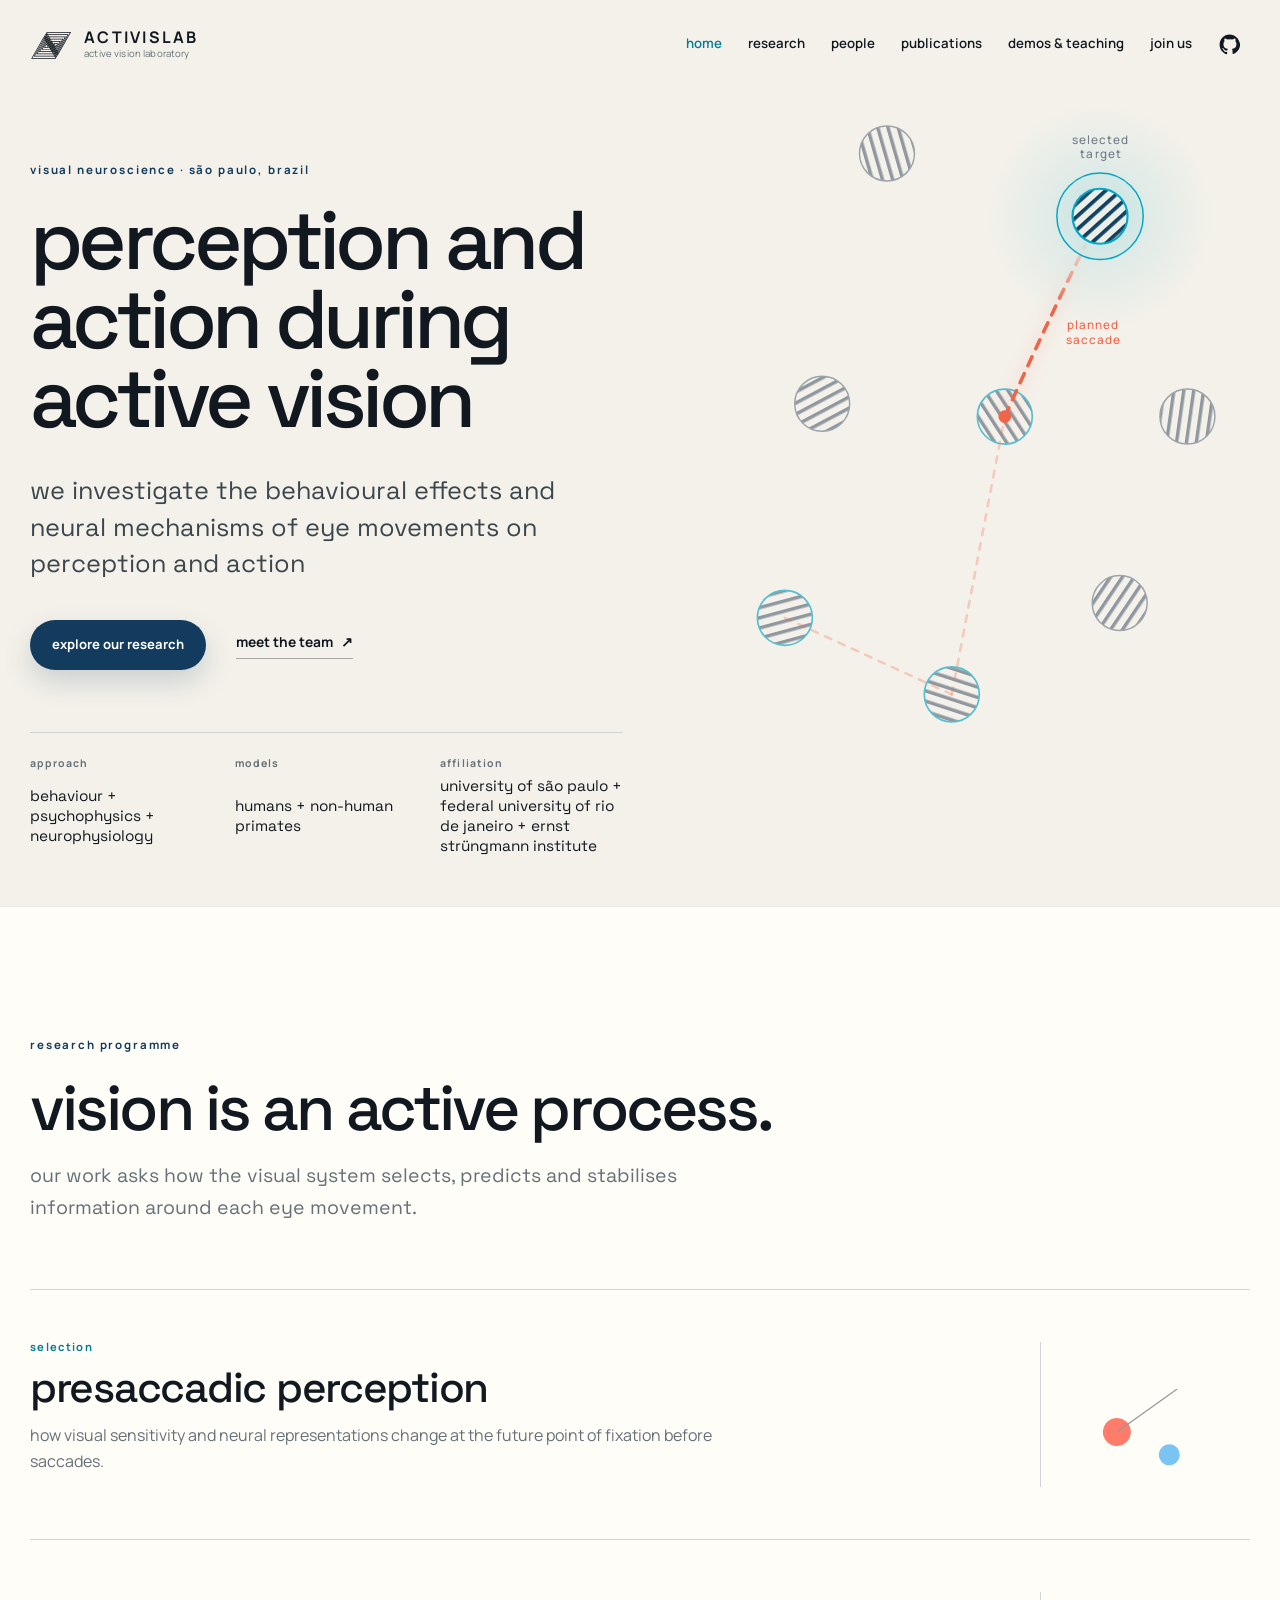
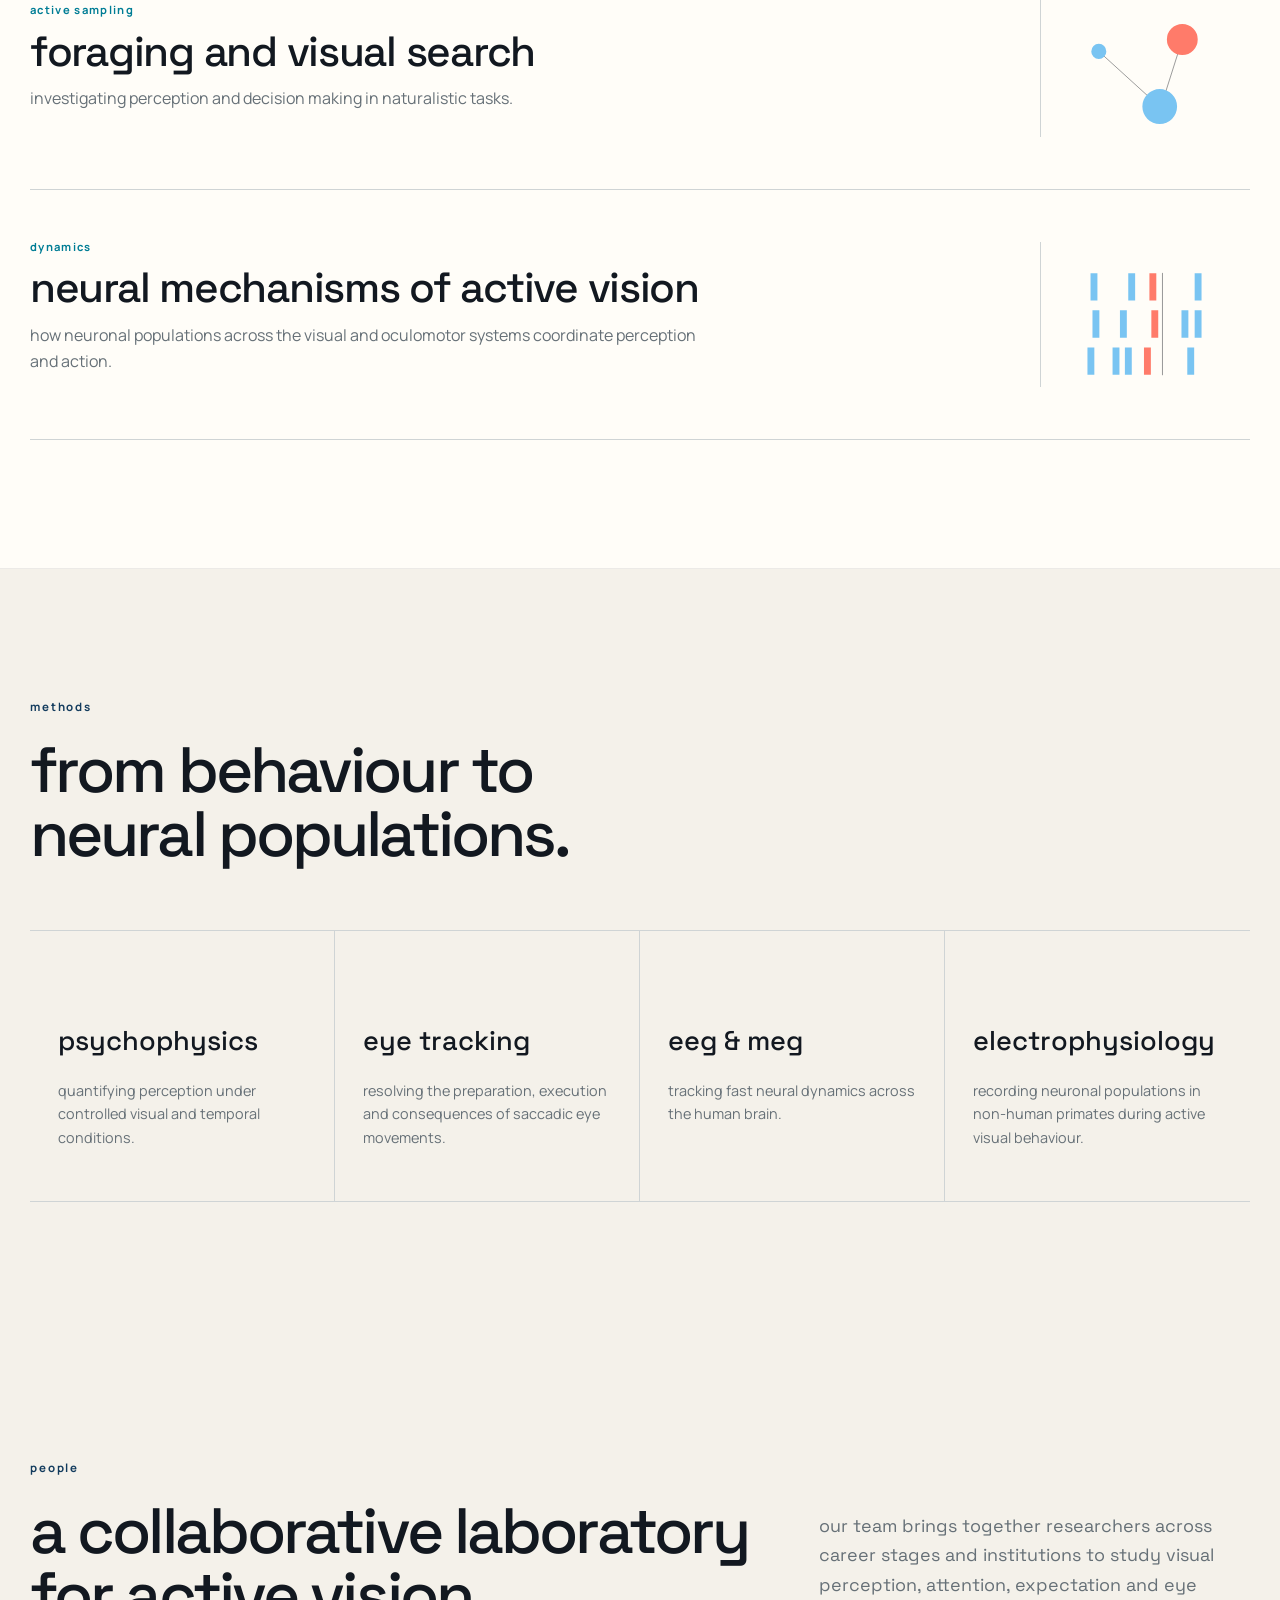
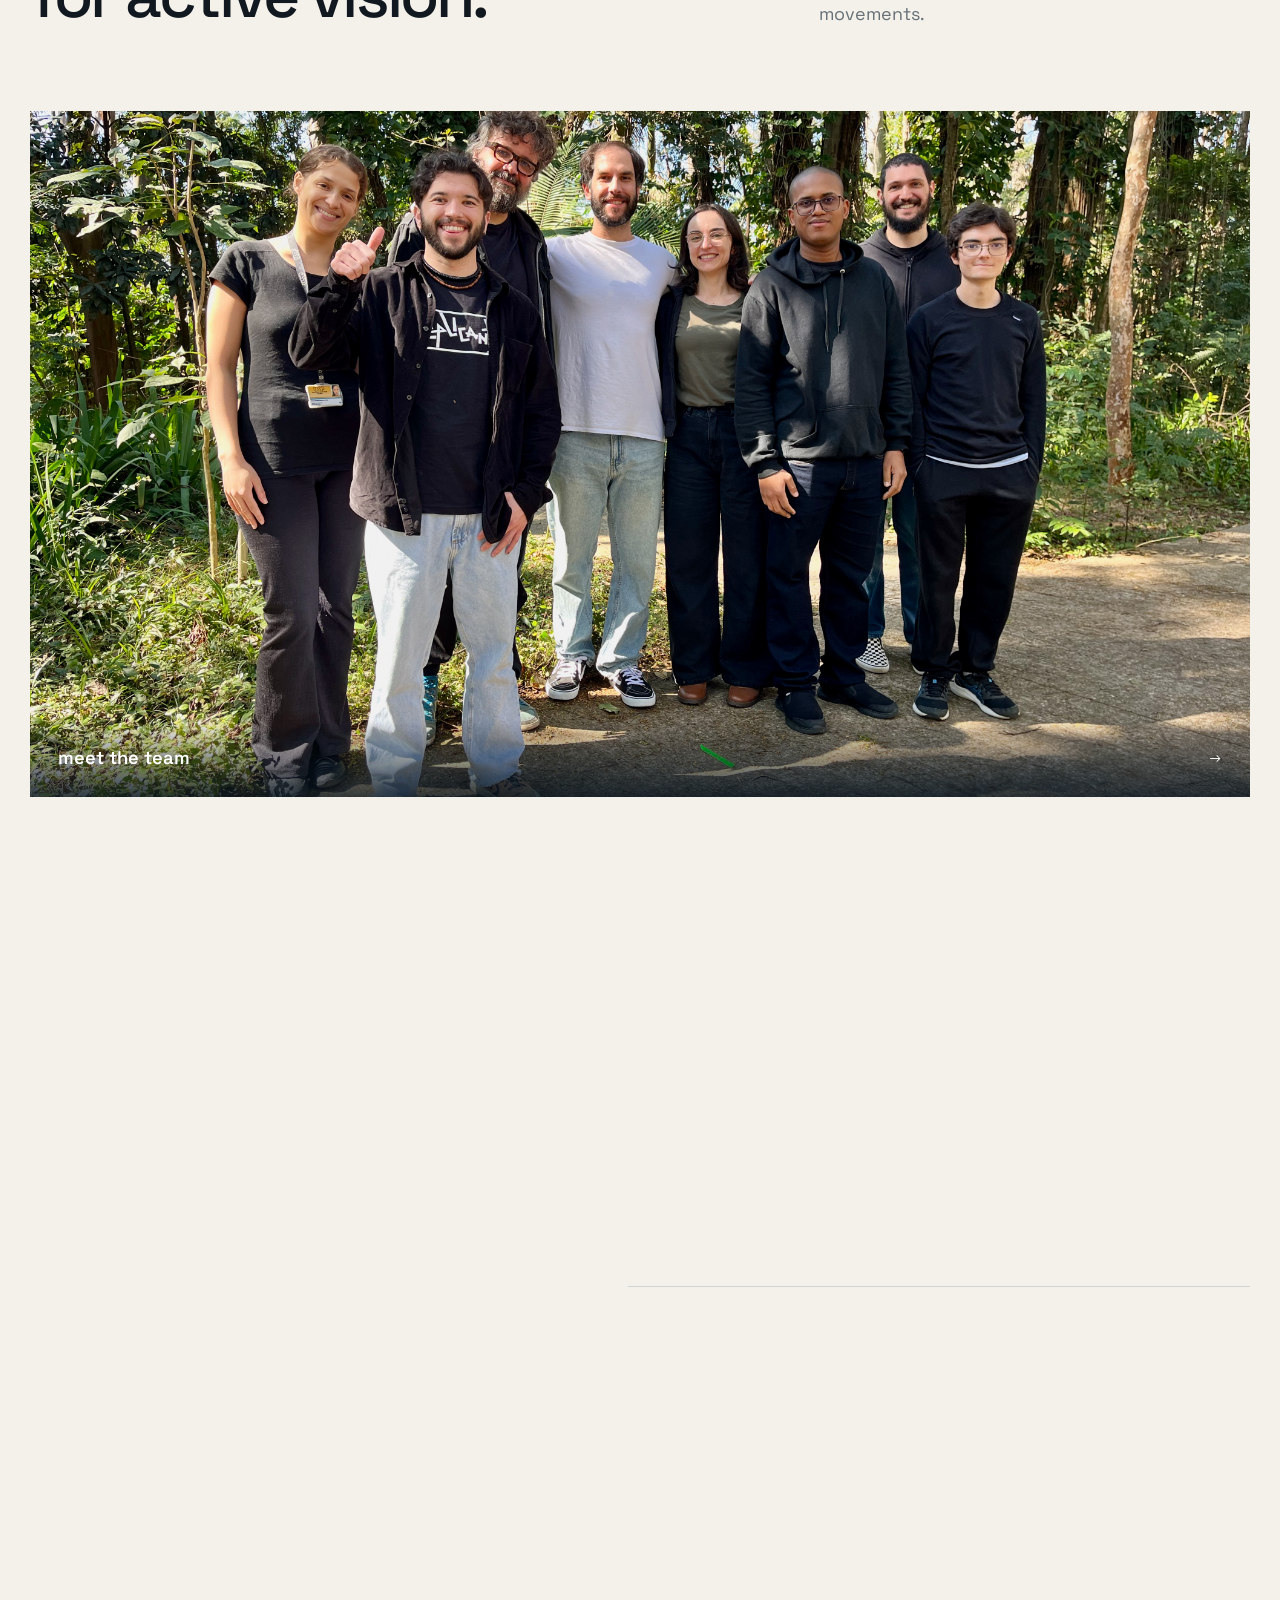
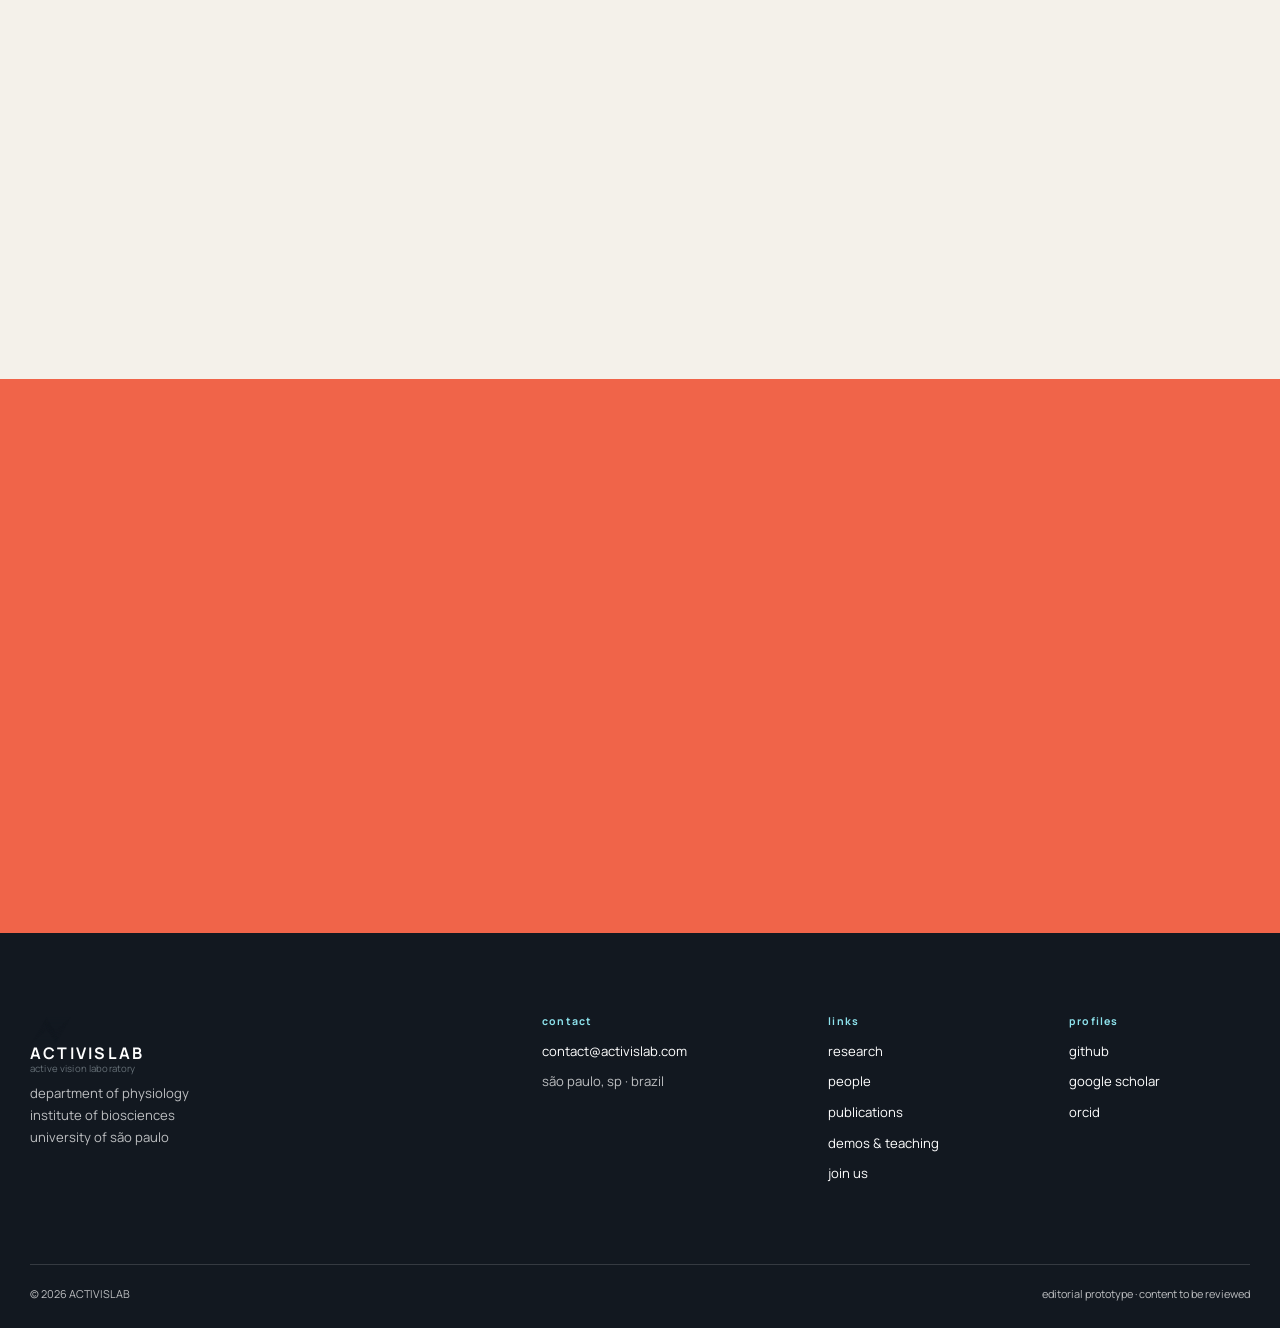
<file: index.html>
<!DOCTYPE html>

<html lang="en">
<head>
<meta charset="utf-8"/>
<meta content="width=device-width, initial-scale=1" name="viewport"/>
<meta content="the active vision laboratory investigates how eye movements, attention, expectation and neural activity shape visual perception." name="description"/>
<meta content="#f4f1ea" name="theme-color"/>
<title>activislab — active vision laboratory</title>
<link href="https://fonts.googleapis.com" rel="preconnect"/>
<link crossorigin="" href="https://fonts.gstatic.com" rel="preconnect"/>
<link href="https://fonts.googleapis.com/css2?family=Manrope:wght@400;500;600;700&amp;family=Space+Grotesk:wght@400;500;600;700&amp;display=swap" rel="stylesheet"/>
<link href="styles.css" rel="stylesheet"/>
<script defer="" src="script.js"></script>
</head>
<body>
<a class="skip-link" href="#main">skip to content</a>
<header class="site-header" data-header="">
<div class="shell header-inner">
<a aria-label="activislab home" class="brand" href="index.html#top">
<img alt="" aria-hidden="true" class="brand-logo" src="lab-logo.svg"/>
<span class="brand-copy">
<strong>activislab</strong>
<small>active vision laboratory</small>
</span>
</a>
<button aria-controls="site-nav" aria-expanded="false" class="menu-toggle" data-menu-toggle="" type="button">
<span class="sr-only">toggle navigation</span>
<span></span><span></span>
</button>
<nav aria-label="primary navigation" class="site-nav" data-nav="" id="site-nav">
  <a aria-current="page" href="index.html">home</a>
  <a href="index.html#research">research</a>
  <a href="people.html">people</a>
  <a href="publications.html">publications</a>
  <a href="demos-teaching.html">demos &amp; teaching</a>
  <a href="index.html#join">join us</a>
  <a class="nav-github" href="https://github.com/activislab" target="_blank" rel="noopener noreferrer" aria-label="activislab on github" title="activislab on github">
    <svg viewBox="0 0 24 24" aria-hidden="true" focusable="false">
      <path fill="currentColor" d="M12 .7C5.7.7.7 5.8.7 12.2c0 5.1 3.3 9.4 7.8 10.9.6.1.8-.3.8-.6v-2.2c-3.2.7-3.9-1.4-3.9-1.4-.5-1.4-1.3-1.8-1.3-1.8-1.1-.7.1-.7.1-.7 1.2.1 1.8 1.2 1.8 1.2 1.1 1.8 2.8 1.3 3.5 1 .1-.8.4-1.3.8-1.6-2.5-.3-5.2-1.3-5.2-5.6 0-1.2.4-2.3 1.2-3.1-.1-.3-.5-1.5.1-3.1 0 0 1-.3 3.2 1.2a11 11 0 0 1 5.8 0c2.2-1.5 3.2-1.2 3.2-1.2.6 1.6.2 2.8.1 3.1.8.8 1.2 1.9 1.2 3.1 0 4.3-2.6 5.3-5.2 5.6.4.4.8 1.1.8 2.1v3.1c0 .3.2.7.8.6 4.5-1.5 7.8-5.8 7.8-10.9C23.3 5.8 18.3.7 12 .7Z"/>
    </svg>
  </a>
</nav>
</div>
</header>
<main id="main">
<section class="hero" id="top">
<div class="shell hero-grid">
<div class="hero-copy reveal">
<p class="eyebrow">visual neuroscience · são paulo, brazil</p>
<h1>perception and action during active vision</h1>
<p class="hero-intro">we investigate the behavioural effects and neural mechanisms of eye movements on perception and action</p>
<div class="hero-actions">
<a class="button button-primary" href="#research">explore our research</a>
<a class="text-link" href="people.html">meet the team <span aria-hidden="true">↗</span></a>
</div>
<dl aria-label="laboratory facts" class="hero-facts">
<div><dt>approach</dt><dd>behaviour + psychophysics + neurophysiology</dd></div>
<div><dt>models</dt><dd>humans + non-human primates</dd></div>
<div><dt>affiliation</dt><dd>university of são paulo + federal university of rio de janeiro + ernst strüngmann institute </dd></div>
</dl>
</div>
<div aria-label="abstract representation of fixations and a saccade trajectory" class="hero-visual reveal">
<svg class="foraging-hero" aria-labelledby="hero-visual-title hero-visual-desc" role="img" viewBox="0 0 700 670">
<title id="hero-visual-title">eye movements during visual foraging</title>
<desc id="hero-visual-desc">eight gratings in a vertically oriented poisson-like arrangement, with two previous saccades and one upcoming animated saccade.</desc>
<style>
  .foraging-hero { width: 100%; height: auto; overflow: visible; }
  .foraging-hero .foraging-label {
    font-family: Manrope, system-ui, -apple-system, BlinkMacSystemFont, "Segoe UI", sans-serif;
    font-size: 12px;
    font-weight: 500;
    letter-spacing: .09em;
    fill: #6f7a84;
  }
  .foraging-hero .foraging-label-accent { fill: #f06449; }
  .foraging-hero .foraging-grating {
    stroke: #9ca4ab;
    stroke-width: 1.5;
  }
  .foraging-hero .foraging-grating-visited {
    stroke: #55bfd2;
    stroke-width: 1.7;
  }
  .foraging-hero .foraging-grating-target {
    stroke: #00a8c6;
    stroke-width: 2.2;
  }
  .foraging-hero .foraging-fixation-ring {
    fill: rgba(0, 168, 198, .05);
    stroke: #00a8c6;
    stroke-width: 1.4;
  }
  .foraging-hero .foraging-target-dot { fill: #f06449; }
  .foraging-hero .foraging-saccade-previous {
    fill: none;
    stroke: #f06449;
    stroke-width: 2.6;
    stroke-linecap: round;
    stroke-dasharray: 7 8;
    stroke-opacity: .28;
    animation: foraging-dash 1.15s linear infinite;
  }
  .foraging-hero .foraging-saccade-current-shadow {
    fill: none;
    stroke: #f06449;
    stroke-width: 14;
    stroke-linecap: round;
    opacity: .08;
    filter: blur(8px);
  }
  .foraging-hero .foraging-saccade-current {
    fill: none;
    stroke: #f06449;
    stroke-width: 3.6;
    stroke-linecap: round;
    stroke-dasharray: 10 9;
    animation: foraging-dash 1.15s linear infinite;
  }
  @keyframes foraging-dash {
    to { stroke-dashoffset: -38; }
  }
</style>
<defs>
  <pattern id="foraging-grating-1" width="10" height="10" patternUnits="userSpaceOnUse" patternTransform="rotate(-16)">
    <rect width="10" height="10" fill="#f4f1ea"></rect>
    <rect x="0" y="0" width="3.5" height="10" fill="#8f979f"></rect>
  </pattern>
  <pattern id="foraging-grating-3" width="10" height="10" patternUnits="userSpaceOnUse" patternTransform="rotate(62)">
    <rect width="10" height="10" fill="#f4f1ea"></rect>
    <rect x="0" y="0" width="3.5" height="10" fill="#8f979f"></rect>
  </pattern>
  <pattern id="foraging-grating-4" width="10" height="10" patternUnits="userSpaceOnUse" patternTransform="rotate(-33)">
    <rect width="10" height="10" fill="#f4f1ea"></rect>
    <rect x="0" y="0" width="3.5" height="10" fill="#8f979f"></rect>
  </pattern>
  <pattern id="foraging-grating-5" width="10" height="10" patternUnits="userSpaceOnUse" patternTransform="rotate(8)">
    <rect width="10" height="10" fill="#f4f1ea"></rect>
    <rect x="0" y="0" width="3.5" height="10" fill="#8f979f"></rect>
  </pattern>
  <pattern id="foraging-grating-7" width="10" height="10" patternUnits="userSpaceOnUse" patternTransform="rotate(34)">
    <rect width="10" height="10" fill="#f4f1ea"></rect>
    <rect x="0" y="0" width="3.5" height="10" fill="#8f979f"></rect>
  </pattern>
  <pattern id="foraging-grating-8" width="10" height="10" patternUnits="userSpaceOnUse" patternTransform="rotate(75)">
    <rect width="10" height="10" fill="#f4f1ea"></rect>
    <rect x="0" y="0" width="3.5" height="10" fill="#8f979f"></rect>
  </pattern>
  <pattern id="foraging-grating-9" width="10" height="10" patternUnits="userSpaceOnUse" patternTransform="rotate(-72)">
    <rect width="10" height="10" fill="#f4f1ea"></rect>
    <rect x="0" y="0" width="3.5" height="10" fill="#8f979f"></rect>
  </pattern>
  <pattern id="foraging-grating-target-pattern" width="10" height="10" patternUnits="userSpaceOnUse" patternTransform="rotate(48)">
    <rect width="10" height="10" fill="#f4f1ea"></rect>
    <rect x="0" y="0" width="3.8" height="10" fill="#123b5d"></rect>
  </pattern>
  <radialGradient id="foraging-field" cx="50%" cy="50%" r="50%">
    <stop offset="0%" stop-color="#00a8c6" stop-opacity=".14"></stop>
    <stop offset="100%" stop-color="#00a8c6" stop-opacity="0"></stop>
  </radialGradient>
  <linearGradient
  id="foraging-saccade-fade"
  gradientUnits="userSpaceOnUse"
  x1="450"
  y1="354"
  x2="547"
  y2="150"
>
  <stop offset="0%" stop-color="white" stop-opacity="1"></stop>
  <stop offset="55%" stop-color="white" stop-opacity="1"></stop>
  <stop offset="87%" stop-color="white" stop-opacity="0"></stop>
  <stop offset="100%" stop-color="white" stop-opacity="0"></stop>
</linearGradient>

<mask
  id="foraging-saccade-fade-mask"
  maskUnits="userSpaceOnUse"
  x="420"
  y="110"
  width="180"
  height="290"
>
  <rect
    x="420"
    y="110"
    width="180"
    height="290"
    fill="url(#foraging-saccade-fade)"
  ></rect>
</mask>
</defs>

<!-- subtle field around selected target -->
<circle cx="547" cy="150" r="118" fill="url(#foraging-field)"></circle>

<!-- gratings -->
<circle class="foraging-grating" cx="330" cy="86" r="28" style="fill:url(#foraging-grating-1)"></circle>
<circle class="foraging-grating" cx="264" cy="341" r="28" style="fill:url(#foraging-grating-3)"></circle>
<circle class="foraging-grating" cx="636" cy="354" r="28" style="fill:url(#foraging-grating-5)"></circle>
<circle class="foraging-grating" cx="567" cy="544" r="28" style="fill:url(#foraging-grating-7)"></circle>
<circle class="foraging-grating-visited" cx="226" cy="559" r="28" style="fill:url(#foraging-grating-8)"></circle>
<circle class="foraging-grating-visited" cx="396" cy="637" r="28" style="fill:url(#foraging-grating-9)"></circle>
<circle class="foraging-grating-visited" cx="450" cy="354" r="28" style="fill:url(#foraging-grating-4)"></circle>
<circle class="foraging-grating-target" cx="547" cy="150" r="28" style="fill:url(#foraging-grating-target-pattern)"></circle>

<!-- saccades on top of gratings -->
<line class="foraging-saccade-previous" x1="226" y1="559" x2="396" y2="637"></line>
<line class="foraging-saccade-previous" x1="396" y1="637" x2="450" y2="354"></line>
<path class="foraging-saccade-current-shadow"
  mask="url(#foraging-saccade-fade-mask)"
  d="M450 354 C476 296, 512 218, 547 150"
></path>

<path
  class="foraging-saccade-current"
  mask="url(#foraging-saccade-fade-mask)"
  d="M450 354 C476 296, 512 218, 547 150"
></path>

<!-- microsaccades and target marker -->


<circle cx="547" cy="150" r="44" fill="rgba(0,168,198,.04)" stroke="#00a8c6" stroke-width="1.5"></circle>
<circle class="foraging-target-dot" cx="450" cy="354" r="6.5"></circle>

<!-- labels -->
<g aria-label="selected target">
  <text class="foraging-label" x="518" y="76">selected</text>
  <text class="foraging-label" x="527" y="91">target</text>
</g>

<g aria-label="planned saccade">
  <text class="foraging-label foraging-label-accent" x="513" y="265">planned</text>
  <text class="foraging-label foraging-label-accent" x="512" y="280">saccade</text>
</g></svg>
</div>
</div>
<div aria-hidden="true" class="shell hero-rule"><span></span><i></i><span></span></div>
</section>
<section class="section research-section" id="research">
<div class="shell">
<div class="section-heading reveal">
<p class="eyebrow">research programme</p>
<h2>vision is an active process.</h2>
<p>our work asks how the visual system selects, predicts and stabilises information around each eye movement.</p>
</div>
<div class="research-list">
<article class="research-card reveal">
<div class="card-body">
<p class="card-kicker">selection</p>
<h3>presaccadic perception</h3>
<p>how visual sensitivity and neural representations change at the future point of fixation before saccades.</p>
<!-- <a href="#featured-study">view current work <span aria-hidden="true">→</span></a> -->
</div>
<div aria-hidden="true" class="card-graphic graphic-target">
  <img alt="" src="presacc.svg"/>
</div>
</article>
<article class="research-card reveal">
<div class="card-body">
<p class="card-kicker">active sampling</p>
<h3>foraging and visual search</h3>
<p>investigating perception and decision making in naturalistic tasks.</p>
<!-- <a href="#featured-study">read the research question <span aria-hidden="true">→</span></a> -->
</div>
<div aria-hidden="true" class="card-graphic graphic-foraging">
  <img alt="" src="foraging.svg"/>
</div>
</article>
<article class="research-card reveal">
<div class="card-body">
<p class="card-kicker">dynamics</p>
<h3>neural mechanisms of active vision</h3>
<p>how neuronal populations across the visual and oculomotor systems coordinate perception and action.</p>
<!-- <a href="#methods">explore our methods <span aria-hidden="true">→</span></a> -->
</div>
<div aria-hidden="true" class="card-graphic graphic-neural">
  <img alt="" src="raster.svg"/>
</div>
</article>
</div>
</div>
</section>
<section class="section methods-section" id="methods">
<div class="shell">
<div class="section-heading compact reveal">
<p class="eyebrow">methods</p>
<h2>from behaviour to neural populations.</h2>
</div>
<div class="methods-grid">
<article class="method reveal"><h3>psychophysics</h3><p>quantifying perception under controlled visual and temporal conditions.</p></article>
<article class="method reveal"><h3>eye tracking</h3><p>resolving the preparation, execution and consequences of saccadic eye movements.</p></article>
<article class="method reveal"><h3>eeg &amp; meg</h3><p>tracking fast neural dynamics across the human brain.</p></article>
<article class="method reveal"><h3>electrophysiology</h3><p>recording neuronal populations in non-human primates during active visual behaviour.</p></article>
</div>
</div>
</section>
<section class="section people-preview-section" id="people"><div class="shell"><div class="section-heading split reveal"><div><p class="eyebrow">people</p><h2>a collaborative laboratory for active vision.</h2></div><p>our team brings together researchers across career stages and institutions to study visual perception, attention, expectation and eye movements.</p></div><a aria-label="meet the activislab team" class="group-photo-card reveal" href="people.html"><img alt="members of activislab together outdoors" src="lab-group.jpeg"/><span class="group-photo-overlay"><strong>meet the team</strong><span aria-hidden="true">→</span></span></a></div></section>

<section class="section publications-preview-section" id="publications"><div class="shell publications-preview-grid"><div class="publication-feature reveal"><p class="eyebrow light">featured paper</p><h2>dissociable effects of feature expectation on saccades and presaccadic perception</h2><p>our recent work asks whether expectations influence perceptual sensitivity and eye-movement initiation through the same mechanisms.</p><a class="button button-light" href="publications.html">view all publications</a></div><div class="recent-publications"><div class="section-heading compact reveal"><p class="eyebrow">recent work</p><h2>latest papers and preprints.</h2></div><div class="publication-list publication-list-preview"><article class="publication reveal">
<div class="pub-year">2026</div>
<div><p class="pub-type">preprint</p><h3>dissociable effects of feature expectation on saccades and presaccadic perception</h3><p>l. z. bortoluzzi &amp; g. rohenkohl · biorxiv</p><a href="https://www.biorxiv.org/content/10.64898/2026.07.05.735520v1" rel="noopener noreferrer" target="_blank">view publication <span aria-hidden="true">↗</span></a></div>
</article><article class="publication reveal">
<div class="pub-year">2025</div>
<div><p class="pub-type">research article</p><h3>presaccadic modulation of lateral interactions</h3><p>g. mueller de melo, i.o. pitorri &amp; g. rohenkohl · journal of vision 25, 7</p><a href="https://doi.org/10.1167/jov.25.14.7" rel="noopener noreferrer" target="_blank">view publication <span aria-hidden="true">↗</span></a></div>
</article><article class="publication reveal">
<div class="pub-year">2025</div>
<div><p class="pub-type">research article</p><h3>presaccadic attentional shifts are not modulated by saccade amplitude</h3><p>l. z. bortoluzzi, e. carlos-lima, g. mueller de melo, m. h. s. zhu &amp; g. rohenkohl · scientific reports 15, 27780</p><a href="https://doi.org/10.1038/s41598-025-09338-8" rel="noopener noreferrer" target="_blank">view publication <span aria-hidden="true">↗</span></a></div>
</article></div><a class="text-link reveal" href="publications.html">view the full publication list <span aria-hidden="true">→</span></a></div></div></section>
<section class="section join-section" id="join">
<div class="shell join-grid reveal">
<div>
<p class="eyebrow light">join the laboratory</p>
<h2>interested in how the brain sees and acts?</h2>
</div>
<div>
<p>we welcome enquiries from prospective undergraduate researchers, graduate students, postdoctoral fellows and collaborators whose interests connect with active vision.</p>
<a class="button button-light" href="mailto:contact@activislab.com">current opportunities</a>
</div>
</div>
</section>
</main>
<footer class="site-footer" id="contact">
<div class="shell footer-grid">
<div>
<a class="brand footer-brand" href="index.html#top">
<img alt="" aria-hidden="true" class="brand-logo footer-brand-logo" src="lab-logo.svg"/>
<span class="brand-copy"><strong>activislab</strong><small>active vision laboratory</small></span>
</a>
<p>department of physiology<br/>institute of biosciences<br/>university of são paulo</p>
</div>
<div>
<p class="footer-label">contact</p>
<a href="mailto:contact@activislab.com">contact@activislab.com</a>
<p>são paulo, sp · brazil</p>
</div>
<div>
<p class="footer-label">links</p>
<a href="index.html#research">research</a>
<a href="people.html">people</a>
<a href="publications.html">publications</a>
<a href="demos-teaching.html">demos &amp; teaching</a>
<a href="index.html#join">join us</a>
</div>
<div>
<p class="footer-label">profiles</p>
<a href="https://github.com/activislab" rel="noopener noreferrer" target="_blank">github</a>
<a href="#">google scholar</a>
<a href="#">orcid</a>
</div>
</div>
<div class="shell footer-bottom">
<span>© <span data-year=""></span> <span class="lab-name">activislab</span></span>
<span>editorial prototype · content to be reviewed</span>
</div>
</footer>
</body>
</html>
</file>
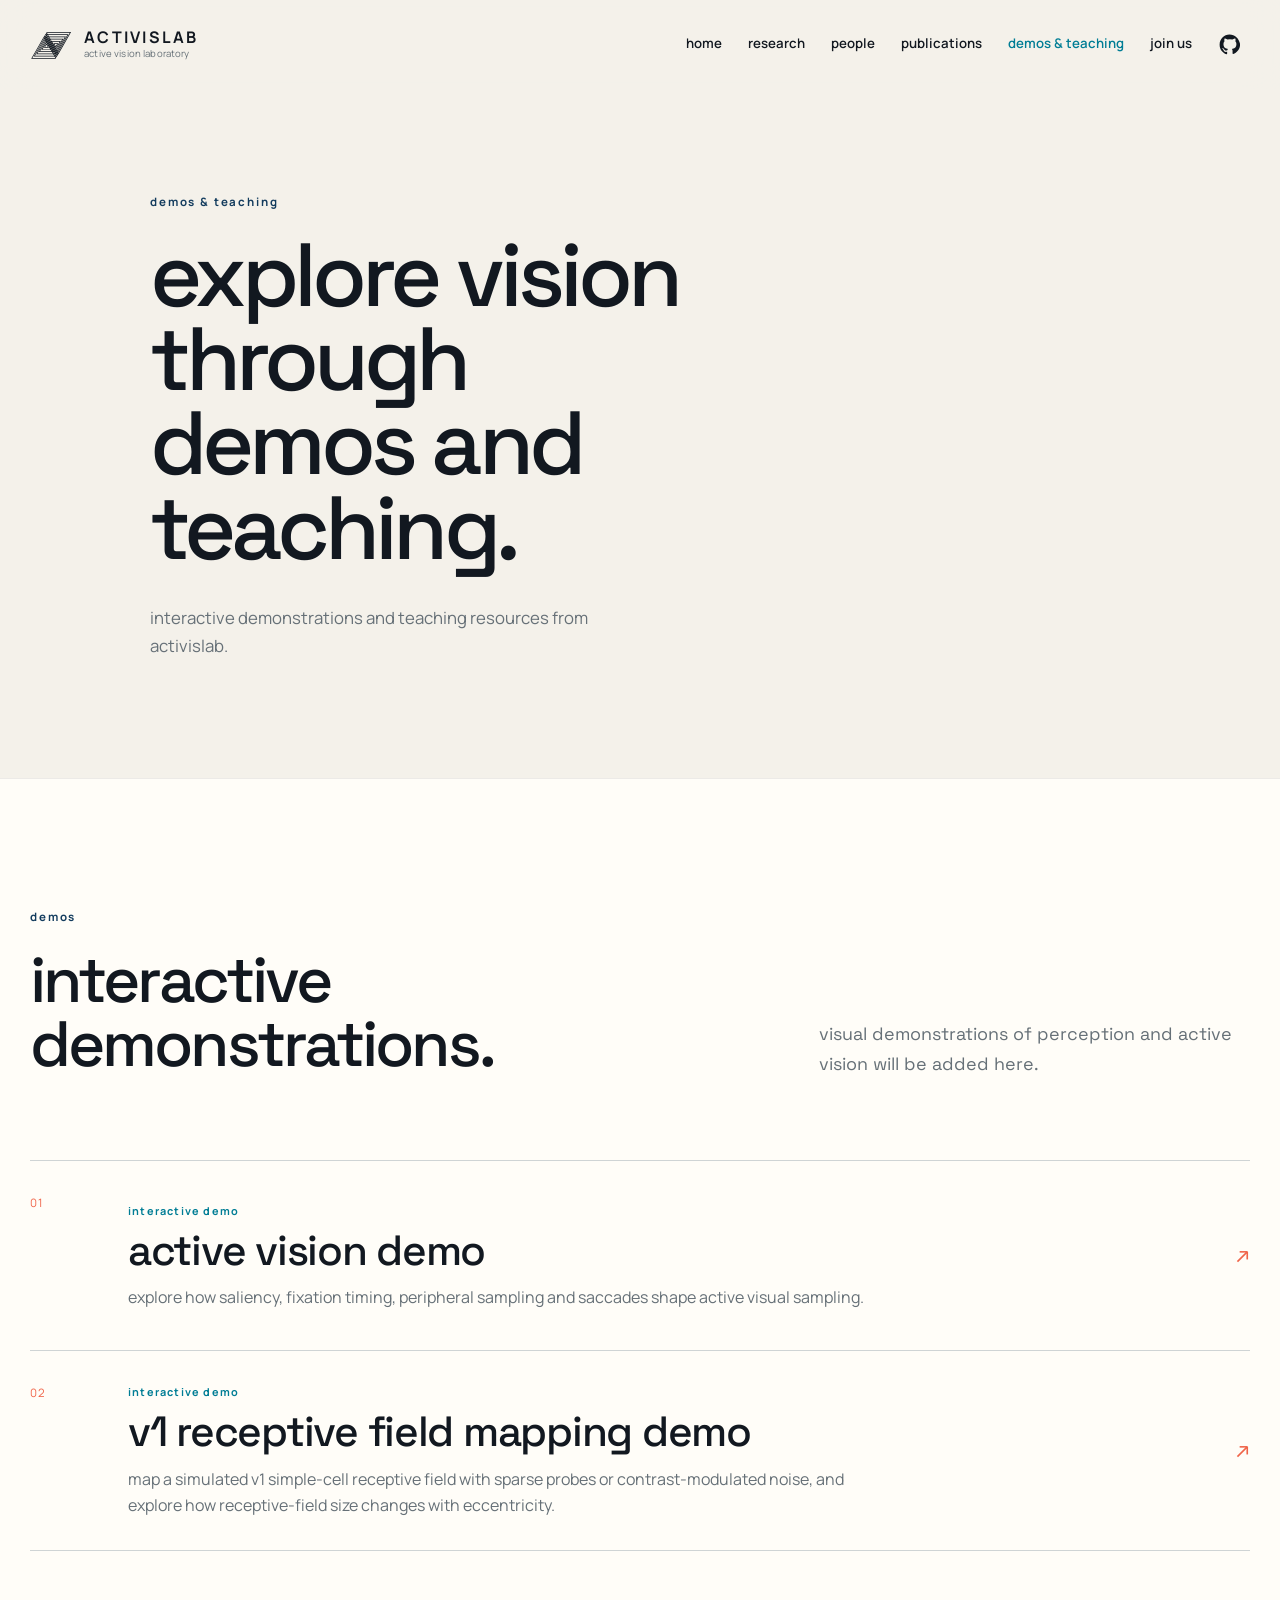
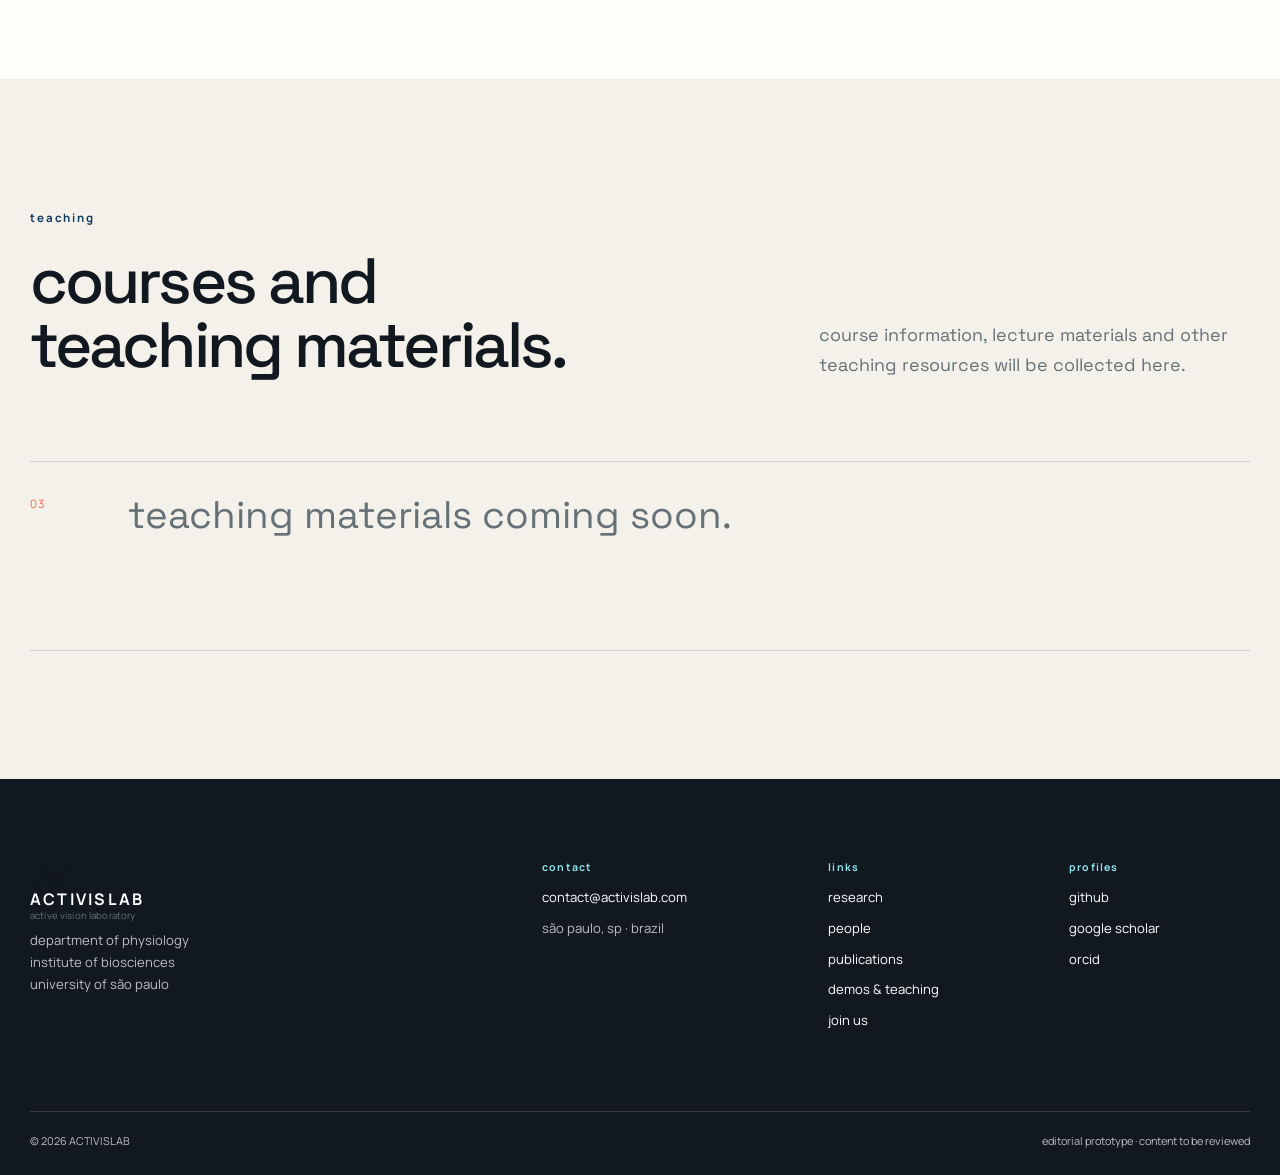
<file: demos-teaching-delme.html>
<!DOCTYPE html>
<html lang="en">
<head>
<meta charset="utf-8"/>
<meta content="width=device-width, initial-scale=1" name="viewport"/>
<meta content="interactive demonstrations and teaching resources from the active vision laboratory." name="description"/>
<meta content="#f4f1ea" name="theme-color"/>
<title>demos &amp; teaching — activislab</title>
<link href="https://fonts.googleapis.com" rel="preconnect"/>
<link crossorigin="" href="https://fonts.gstatic.com" rel="preconnect"/>
<link href="https://fonts.googleapis.com/css2?family=Manrope:wght@400;500;600;700&amp;family=Space+Grotesk:wght@400;500;600;700&amp;display=swap" rel="stylesheet"/>
<link href="styles.css" rel="stylesheet"/>
<script defer="" src="script.js"></script>
</head>
<body>
<a class="skip-link" href="#main">skip to content</a>
<header class="site-header" data-header="">
<div class="shell header-inner">
<a aria-label="activislab home" class="brand" href="index.html#top">
<img alt="" aria-hidden="true" class="brand-logo" src="lab-logo.svg"/>
<span class="brand-copy">
<strong>activislab</strong>
<small>active vision laboratory</small>
</span>
</a>
<button aria-controls="site-nav" aria-expanded="false" class="menu-toggle" data-menu-toggle="" type="button">
<span class="sr-only">toggle navigation</span>
<span></span><span></span>
</button>
<nav aria-label="primary navigation" class="site-nav" data-nav="" id="site-nav">
  <a href="index.html">home</a>
  <a href="index.html#research">research</a>
  <a href="people.html">people</a>
  <a href="publications.html">publications</a>
  <a aria-current="page" href="demos-teaching.html">demos &amp; teaching</a>
  <a href="index.html#join">join us</a>
  <a class="nav-github" href="https://github.com/activislab" target="_blank" rel="noopener noreferrer" aria-label="activislab on github" title="activislab on github">
    <svg viewBox="0 0 24 24" aria-hidden="true" focusable="false">
      <path fill="currentColor" d="M12 .7C5.7.7.7 5.8.7 12.2c0 5.1 3.3 9.4 7.8 10.9.6.1.8-.3.8-.6v-2.2c-3.2.7-3.9-1.4-3.9-1.4-.5-1.4-1.3-1.8-1.3-1.8-1.1-.7.1-.7.1-.7 1.2.1 1.8 1.2 1.8 1.2 1.1 1.8 2.8 1.3 3.5 1 .1-.8.4-1.3.8-1.6-2.5-.3-5.2-1.3-5.2-5.6 0-1.2.4-2.3 1.2-3.1-.1-.3-.5-1.5.1-3.1 0 0 1-.3 3.2 1.2a11 11 0 0 1 5.8 0c2.2-1.5 3.2-1.2 3.2-1.2.6 1.6.2 2.8.1 3.1.8.8 1.2 1.9 1.2 3.1 0 4.3-2.6 5.3-5.2 5.6.4.4.8 1.1.8 2.1v3.1c0 .3.2.7.8.6 4.5-1.5 7.8-5.8 7.8-10.9C23.3 5.8 18.3.7 12 .7Z"/>
    </svg>
  </a>
</nav>
</div>
</header>
<main id="main">
<section class="page-hero demos-page-hero">
  <div class="shell page-hero-narrow reveal">
    <p class="eyebrow">demos &amp; teaching</p>
    <h1>explore vision through demos and teaching.</h1>
    <p class="page-intro">interactive demonstrations and teaching resources from activislab.</p>
  </div>
</section>

<section class="section resources-section" id="demos">
  <div class="shell">
    <div class="section-heading split reveal">
      <div>
        <p class="eyebrow">demos</p>
        <h2>interactive demonstrations.</h2>
      </div>
      <p>visual demonstrations of perception and active vision will be added here.</p>
    </div>
    <a class="resource-card reveal" href="demos-teaching/active_vision_simulator.html" aria-label="open Active Vision Demo">
      <span class="resource-index">01</span>
      <div class="resource-copy">
        <p class="resource-type">interactive demo</p>
        <h3>Active Vision Demo</h3>
        <p>explore how saliency, fixation timing, peripheral sampling and saccades shape active visual sampling.</p>
      </div>
      <span class="resource-arrow" aria-hidden="true">↗</span>
    </a>
    <a class="resource-card reveal" href="demos-teaching/v1_receptive_field_mapping.html" aria-label="open V1 Receptive Field Mapping Demo">
      <span class="resource-index">02</span>
      <div class="resource-copy">
        <p class="resource-type">interactive demo</p>
        <h3>V1 Receptive Field Mapping Demo</h3>
        <p>map a simulated V1 simple-cell receptive field with sparse probes or contrast-modulated noise, and explore how receptive-field size changes with eccentricity.</p>
      </div>
      <span class="resource-arrow" aria-hidden="true">↗</span>
    </a>
  </div>
</section>

<section class="section teaching-section" id="teaching">
  <div class="shell">
    <div class="section-heading split reveal">
      <div>
        <p class="eyebrow">teaching</p>
        <h2>courses and teaching materials.</h2>
      </div>
      <p>course information, lecture materials and other teaching resources will be collected here.</p>
    </div>
    <div class="resource-placeholder reveal">
      <span>03</span>
      <p>teaching materials coming soon.</p>
    </div>
  </div>
</section>
</main>
<footer class="site-footer" id="contact">
<div class="shell footer-grid">
<div>
<a class="brand footer-brand" href="index.html#top">
<img alt="" aria-hidden="true" class="brand-logo footer-brand-logo" src="lab-logo.svg"/>
<span class="brand-copy"><strong>activislab</strong><small>active vision laboratory</small></span>
</a>
<p>department of physiology<br/>institute of biosciences<br/>university of são paulo</p>
</div>
<div>
<p class="footer-label">contact</p>
<a href="mailto:contact@activislab.com">contact@activislab.com</a>
<p>são paulo, sp · brazil</p>
</div>
<div>
<p class="footer-label">links</p>
<a href="index.html#research">research</a>
<a href="people.html">people</a>
<a href="publications.html">publications</a>
<a href="demos-teaching.html">demos &amp; teaching</a>
<a href="index.html#join">join us</a>
</div>
<div>
<p class="footer-label">profiles</p>
<a href="https://github.com/activislab" rel="noopener noreferrer" target="_blank">github</a>
<a href="#">google scholar</a>
<a href="#">orcid</a>
</div>
</div>
<div class="shell footer-bottom">
<span>© <span data-year=""></span> <span class="lab-name">activislab</span></span>
<span>editorial prototype · content to be reviewed</span>
</div>
</footer>
</body>
</html>
</file>
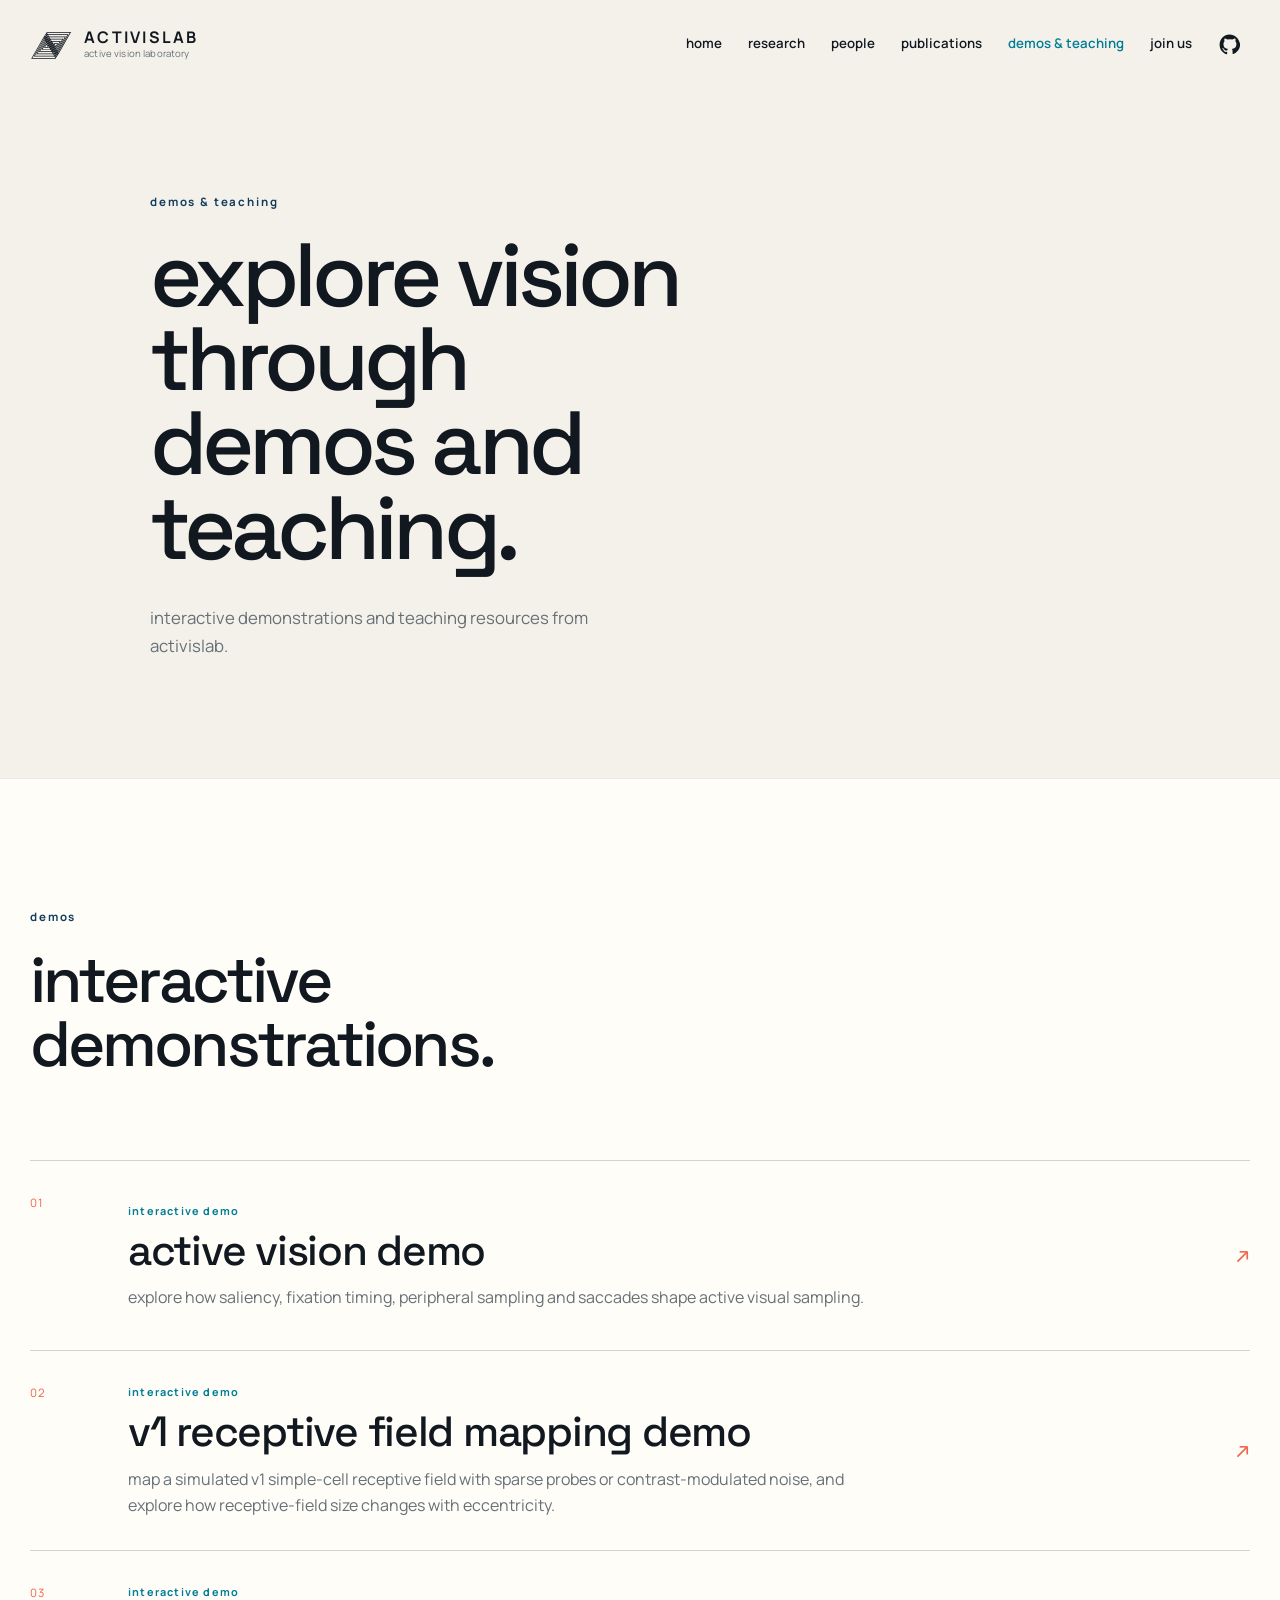
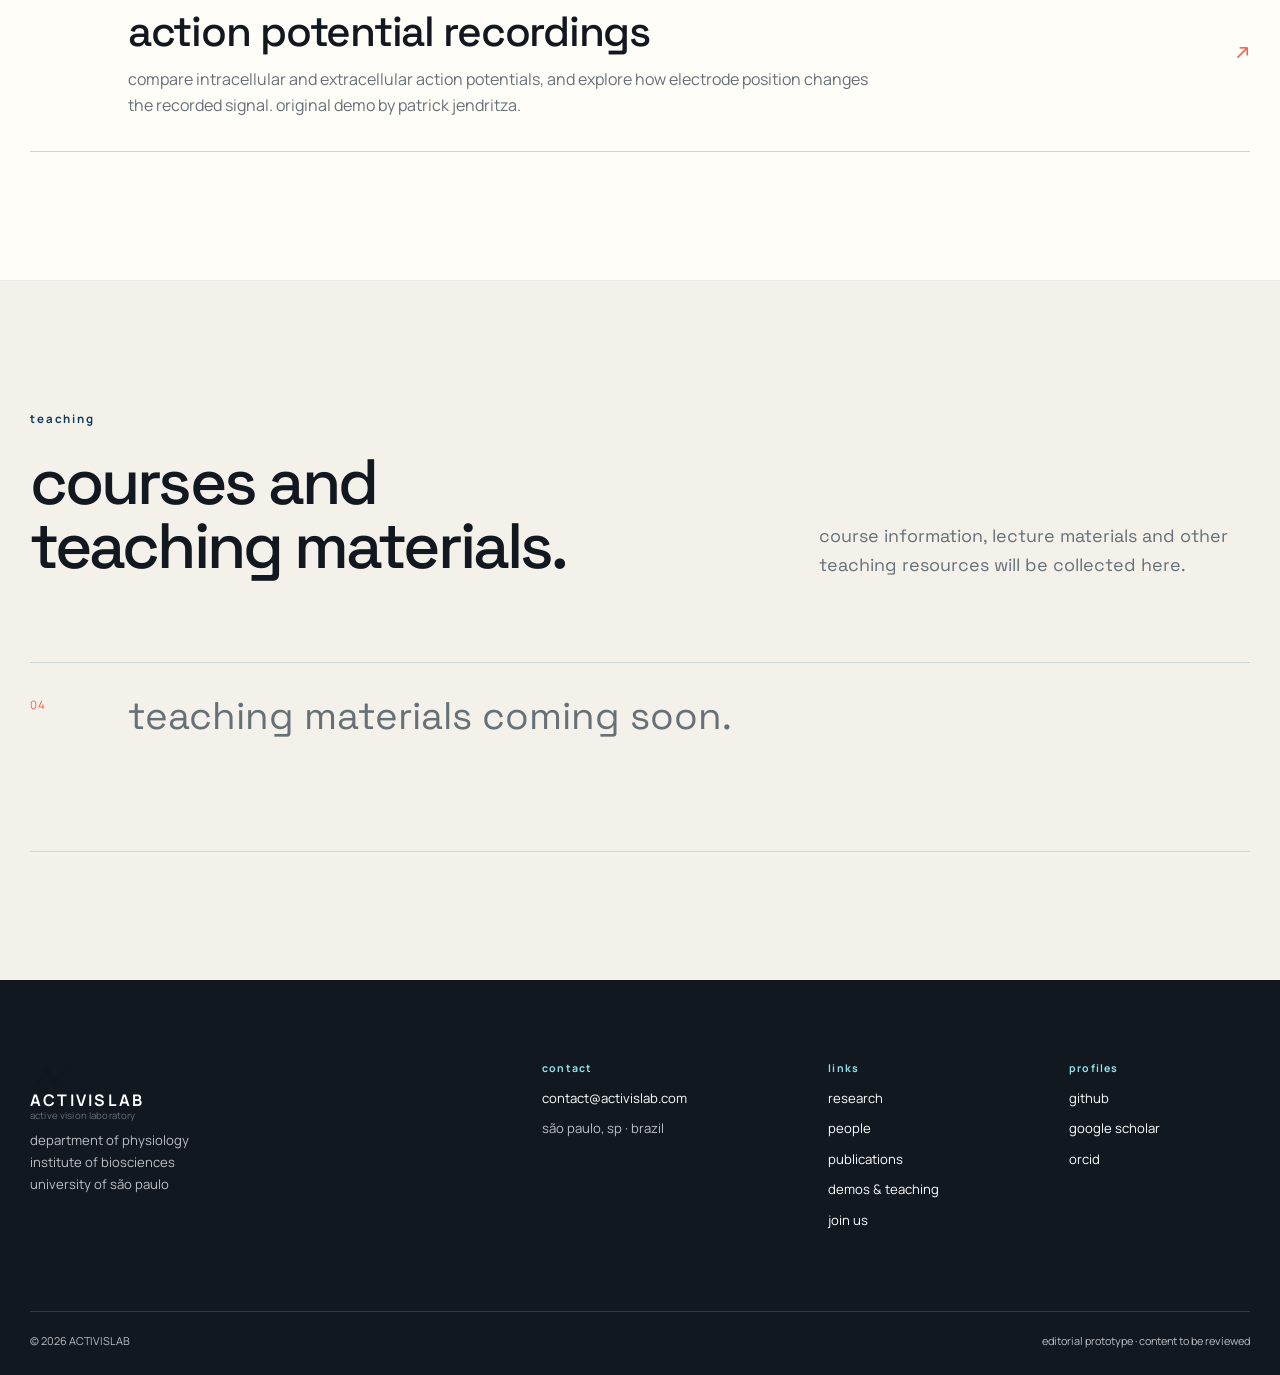
<file: demos-teaching.html>
<!DOCTYPE html>
<html lang="en">
<head>
<meta charset="utf-8"/>
<meta content="width=device-width, initial-scale=1" name="viewport"/>
<meta content="interactive demonstrations and teaching resources from the active vision laboratory." name="description"/>
<meta content="#f4f1ea" name="theme-color"/>
<title>demos &amp; teaching — activislab</title>
<link href="https://fonts.googleapis.com" rel="preconnect"/>
<link crossorigin="" href="https://fonts.gstatic.com" rel="preconnect"/>
<link href="https://fonts.googleapis.com/css2?family=Manrope:wght@400;500;600;700&amp;family=Space+Grotesk:wght@400;500;600;700&amp;display=swap" rel="stylesheet"/>
<link href="styles.css" rel="stylesheet"/>
<script defer="" src="script.js"></script>
</head>
<body>
<a class="skip-link" href="#main">skip to content</a>
<header class="site-header" data-header="">
<div class="shell header-inner">
<a aria-label="activislab home" class="brand" href="index.html#top">
<img alt="" aria-hidden="true" class="brand-logo" src="lab-logo.svg"/>
<span class="brand-copy">
<strong>activislab</strong>
<small>active vision laboratory</small>
</span>
</a>
<button aria-controls="site-nav" aria-expanded="false" class="menu-toggle" data-menu-toggle="" type="button">
<span class="sr-only">toggle navigation</span>
<span></span><span></span>
</button>
<nav aria-label="primary navigation" class="site-nav" data-nav="" id="site-nav">
  <a href="index.html">home</a>
  <a href="index.html#research">research</a>
  <a href="people.html">people</a>
  <a href="publications.html">publications</a>
  <a aria-current="page" href="demos-teaching.html">demos &amp; teaching</a>
  <a href="index.html#join">join us</a>
  <a class="nav-github" href="https://github.com/activislab" target="_blank" rel="noopener noreferrer" aria-label="activislab on github" title="activislab on github">
    <svg viewBox="0 0 24 24" aria-hidden="true" focusable="false">
      <path fill="currentColor" d="M12 .7C5.7.7.7 5.8.7 12.2c0 5.1 3.3 9.4 7.8 10.9.6.1.8-.3.8-.6v-2.2c-3.2.7-3.9-1.4-3.9-1.4-.5-1.4-1.3-1.8-1.3-1.8-1.1-.7.1-.7.1-.7 1.2.1 1.8 1.2 1.8 1.2 1.1 1.8 2.8 1.3 3.5 1 .1-.8.4-1.3.8-1.6-2.5-.3-5.2-1.3-5.2-5.6 0-1.2.4-2.3 1.2-3.1-.1-.3-.5-1.5.1-3.1 0 0 1-.3 3.2 1.2a11 11 0 0 1 5.8 0c2.2-1.5 3.2-1.2 3.2-1.2.6 1.6.2 2.8.1 3.1.8.8 1.2 1.9 1.2 3.1 0 4.3-2.6 5.3-5.2 5.6.4.4.8 1.1.8 2.1v3.1c0 .3.2.7.8.6 4.5-1.5 7.8-5.8 7.8-10.9C23.3 5.8 18.3.7 12 .7Z"/>
    </svg>
  </a>
</nav>
</div>
</header>
<main id="main">
<section class="page-hero demos-page-hero">
  <div class="shell page-hero-narrow reveal">
    <p class="eyebrow">demos &amp; teaching</p>
    <h1>explore vision through demos and teaching.</h1>
    <p class="page-intro">interactive demonstrations and teaching resources from activislab.</p>
  </div>
</section>

<section class="section resources-section" id="demos">
  <div class="shell">
    <div class="section-heading split reveal">
      <div>
        <p class="eyebrow">demos</p>
        <h2>interactive demonstrations.</h2>
      </div>
      <!-- <p>visual demonstrations of perception and active vision will be added here.</p> -->
    </div>
    <a class="resource-card reveal" href="demos-teaching/active_vision_simulator.html" aria-label="open Active Vision Demo">
      <span class="resource-index">01</span>
      <div class="resource-copy">
        <p class="resource-type">interactive demo</p>
        <h3>Active Vision Demo</h3>
        <p>explore how saliency, fixation timing, peripheral sampling and saccades shape active visual sampling.</p>
      </div>
      <span class="resource-arrow" aria-hidden="true">↗</span>
    </a>
    <a class="resource-card reveal" href="demos-teaching/v1_receptive_field_mapping.html" aria-label="open V1 Receptive Field Mapping Demo">
      <span class="resource-index">02</span>
      <div class="resource-copy">
        <p class="resource-type">interactive demo</p>
        <h3>V1 Receptive Field Mapping Demo</h3>
        <p>map a simulated V1 simple-cell receptive field with sparse probes or contrast-modulated noise, and explore how receptive-field size changes with eccentricity.</p>
      </div>
      <span class="resource-arrow" aria-hidden="true">↗</span>
    </a>
    <a class="resource-card reveal" href="demos-teaching/action_potential_recordings.html" aria-label="open Action potential recording">
      <span class="resource-index">03</span>
      <div class="resource-copy">
        <p class="resource-type">interactive demo</p>
        <h3>action potential recordings</h3>
        <p>compare intracellular and extracellular action potentials, and explore how electrode position changes the recorded signal. Original demo by Patrick Jendritza.</p>
      </div>
      <span class="resource-arrow" aria-hidden="true">↗</span>
    </a>
  </div>
</section>

<section class="section teaching-section" id="teaching">
  <div class="shell">
    <div class="section-heading split reveal">
      <div>
        <p class="eyebrow">teaching</p>
        <h2>courses and teaching materials.</h2>
      </div>
      <p>course information, lecture materials and other teaching resources will be collected here.</p>
    </div>
    <div class="resource-placeholder reveal">
      <span>04</span>
      <p>teaching materials coming soon.</p>
    </div>
  </div>
</section>
</main>
<footer class="site-footer" id="contact">
<div class="shell footer-grid">
<div>
<a class="brand footer-brand" href="index.html#top">
<img alt="" aria-hidden="true" class="brand-logo footer-brand-logo" src="lab-logo.svg"/>
<span class="brand-copy"><strong>activislab</strong><small>active vision laboratory</small></span>
</a>
<p>department of physiology<br/>institute of biosciences<br/>university of são paulo</p>
</div>
<div>
<p class="footer-label">contact</p>
<a href="mailto:contact@activislab.com">contact@activislab.com</a>
<p>são paulo, sp · brazil</p>
</div>
<div>
<p class="footer-label">links</p>
<a href="index.html#research">research</a>
<a href="people.html">people</a>
<a href="publications.html">publications</a>
<a href="demos-teaching.html">demos &amp; teaching</a>
<a href="index.html#join">join us</a>
</div>
<div>
<p class="footer-label">profiles</p>
<a href="https://github.com/activislab" rel="noopener noreferrer" target="_blank">github</a>
<a href="#">google scholar</a>
<a href="#">orcid</a>
</div>
</div>
<div class="shell footer-bottom">
<span>© <span data-year=""></span> <span class="lab-name">activislab</span></span>
<span>editorial prototype · content to be reviewed</span>
</div>
</footer>
</body>
</html>
</file>
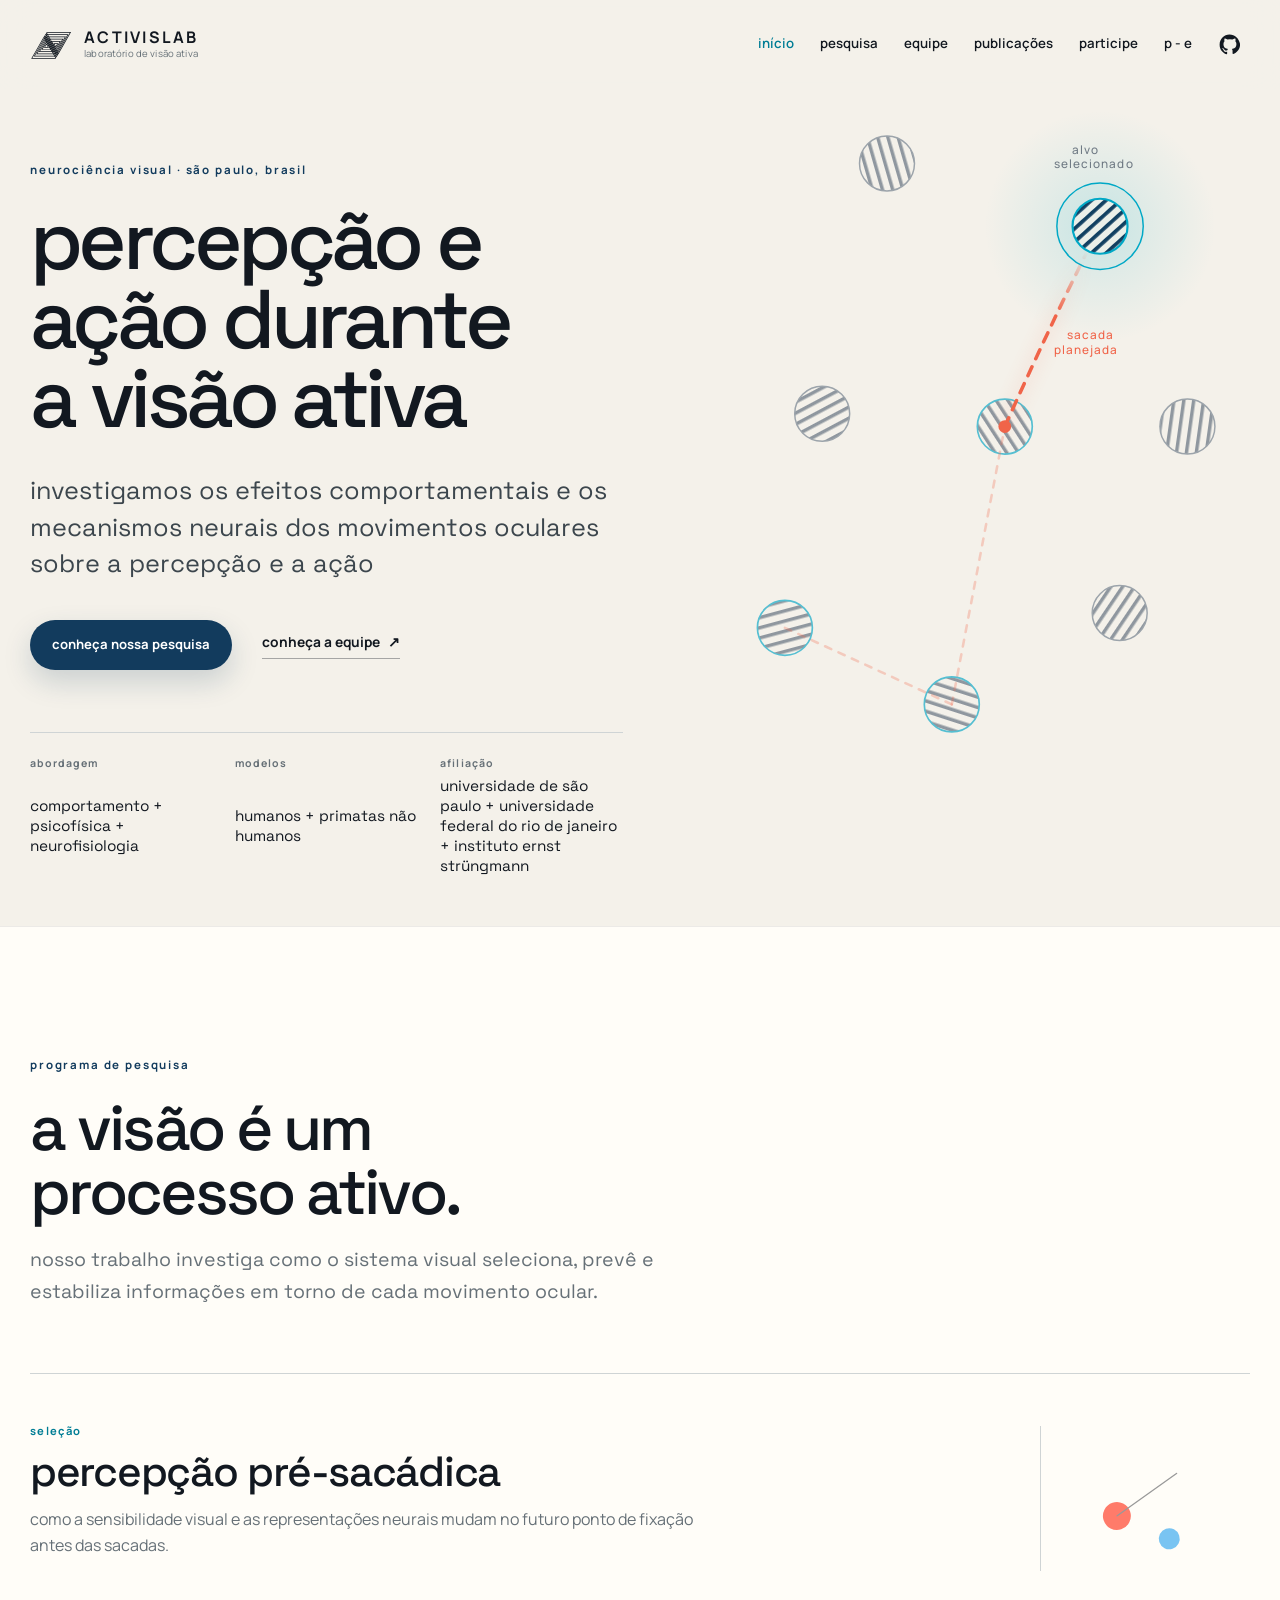
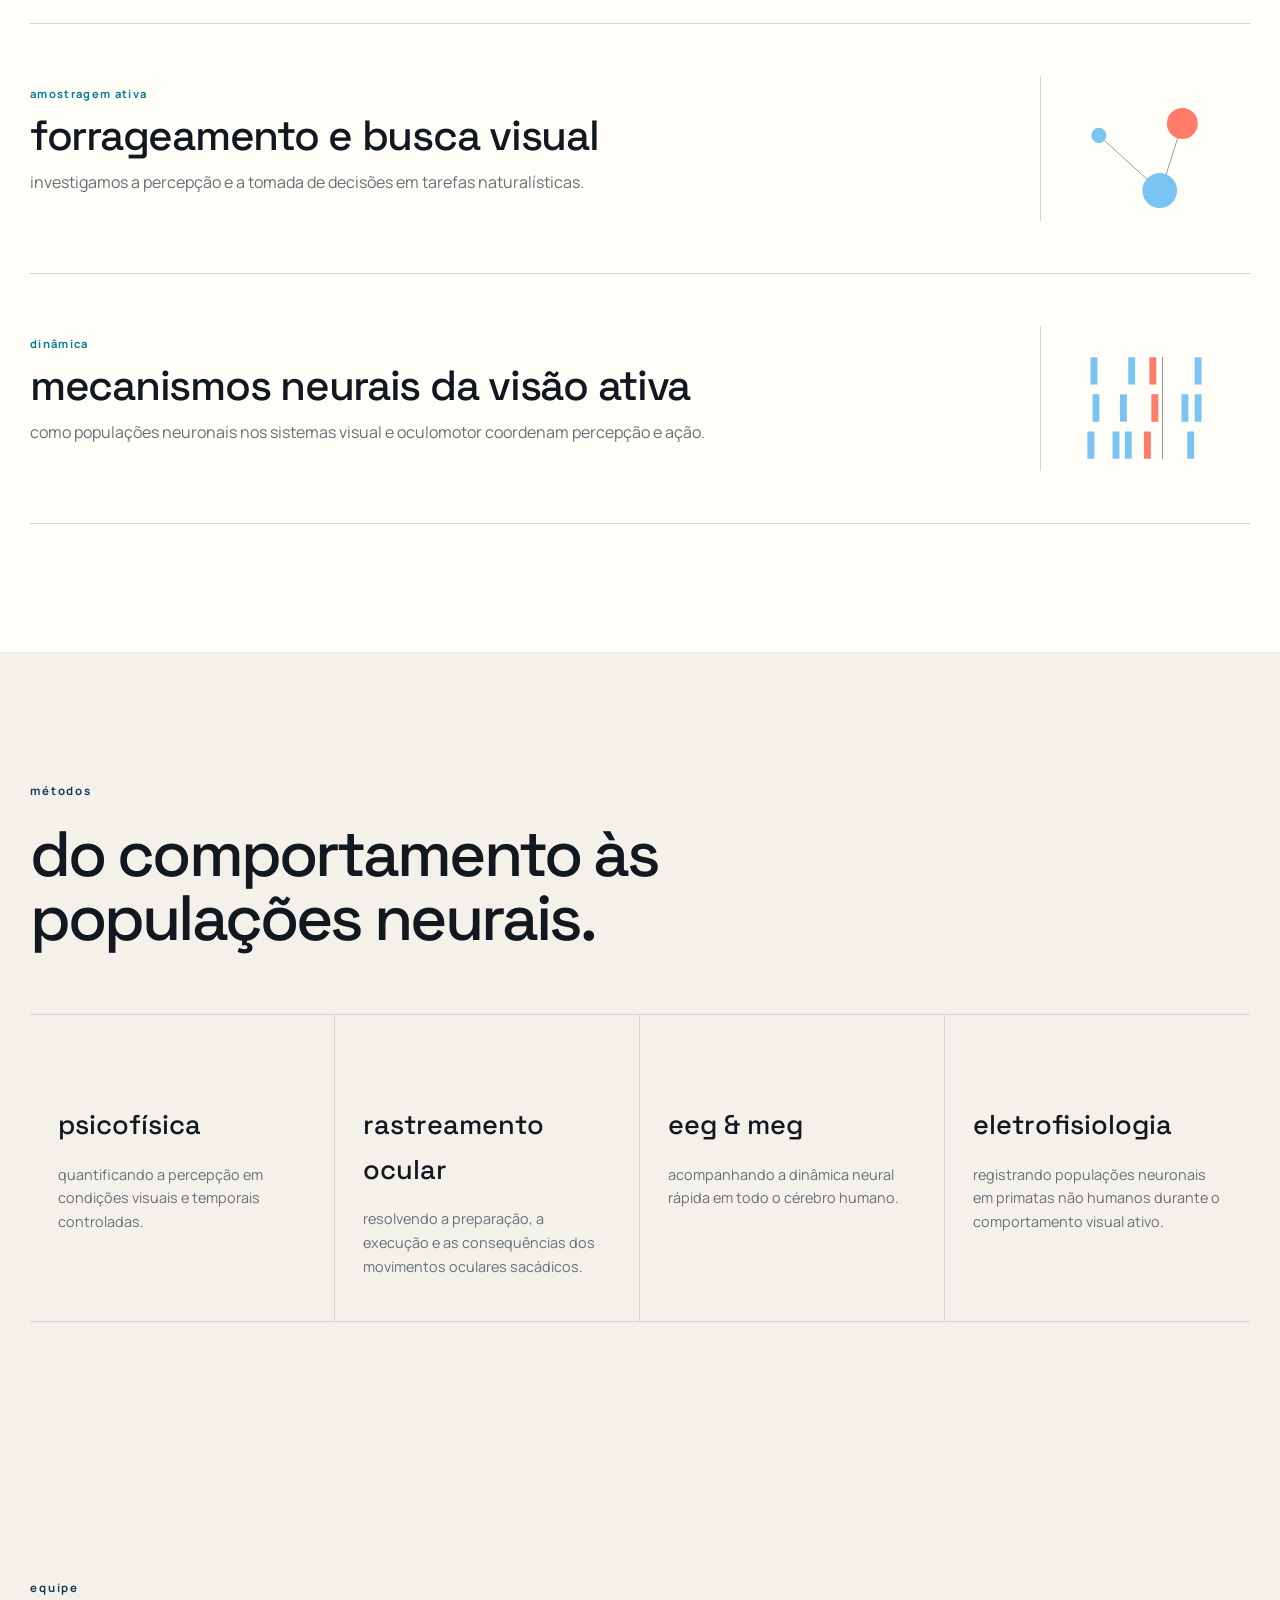
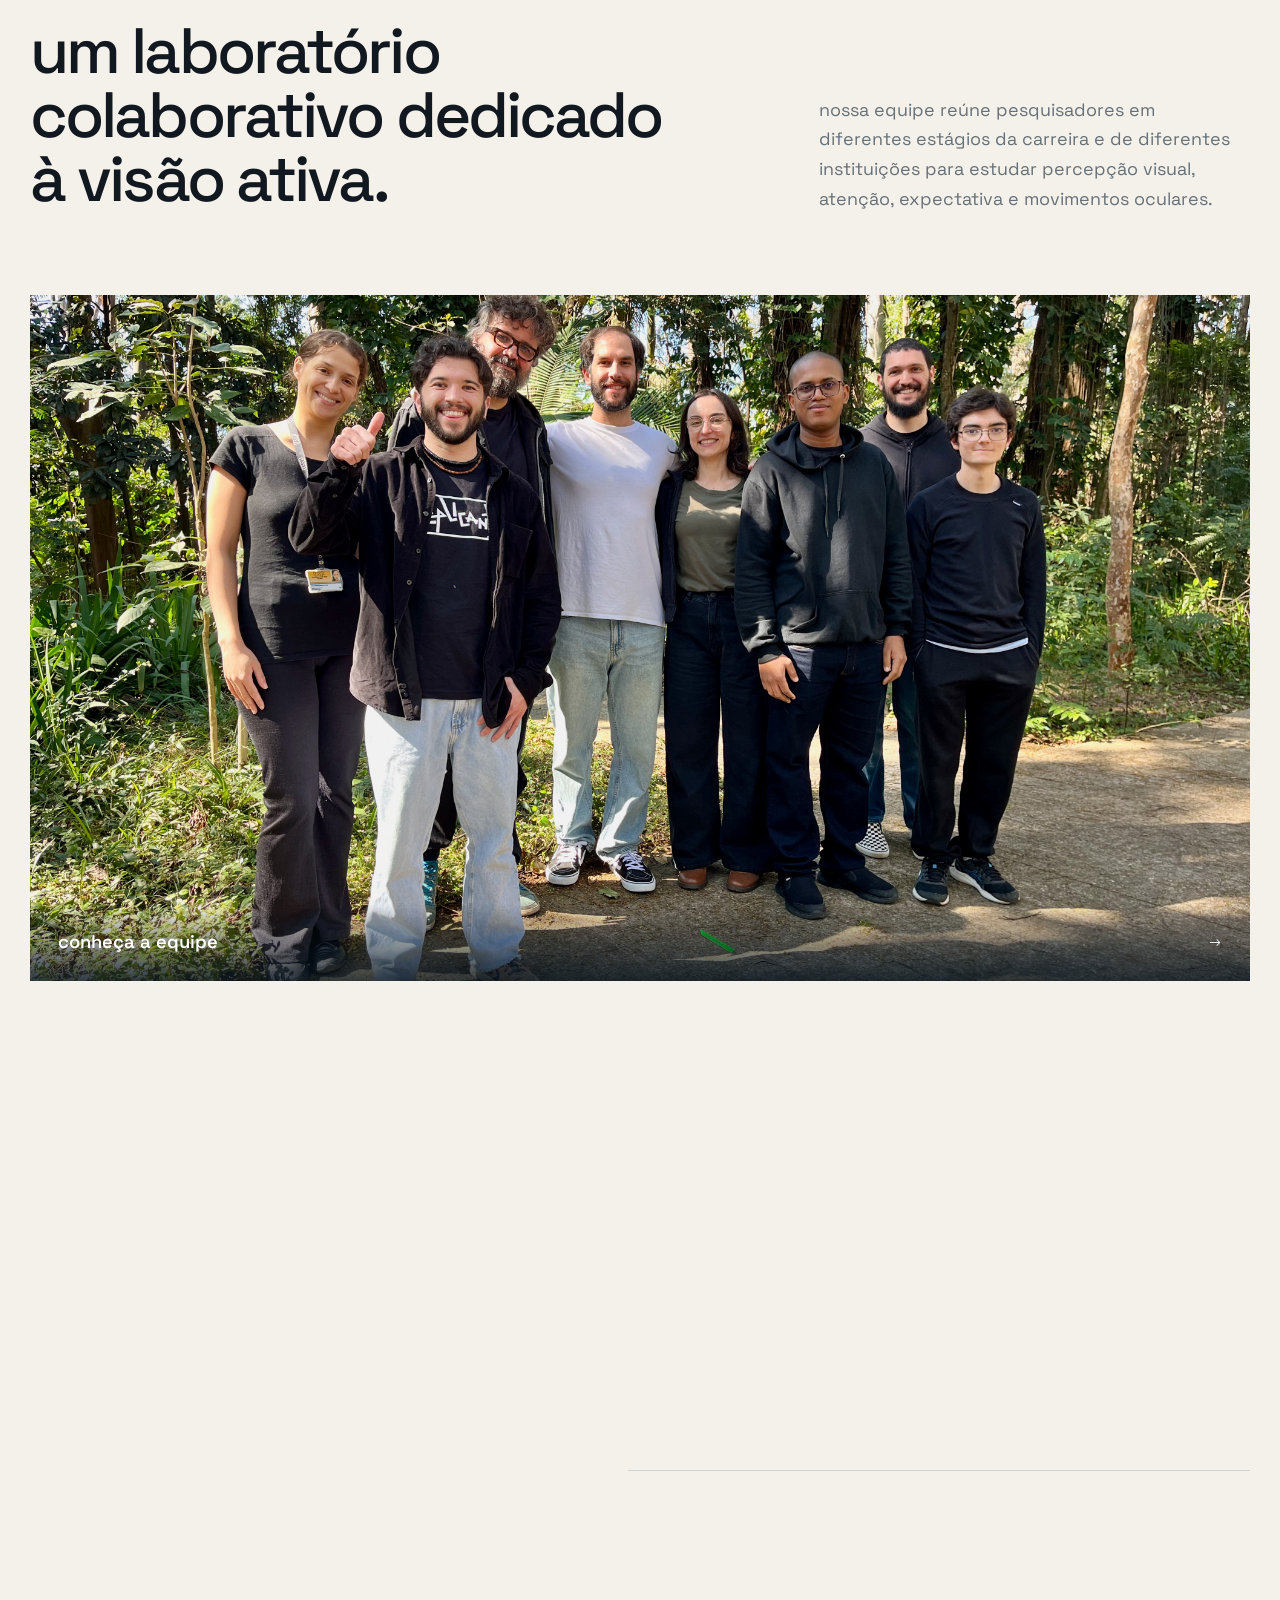
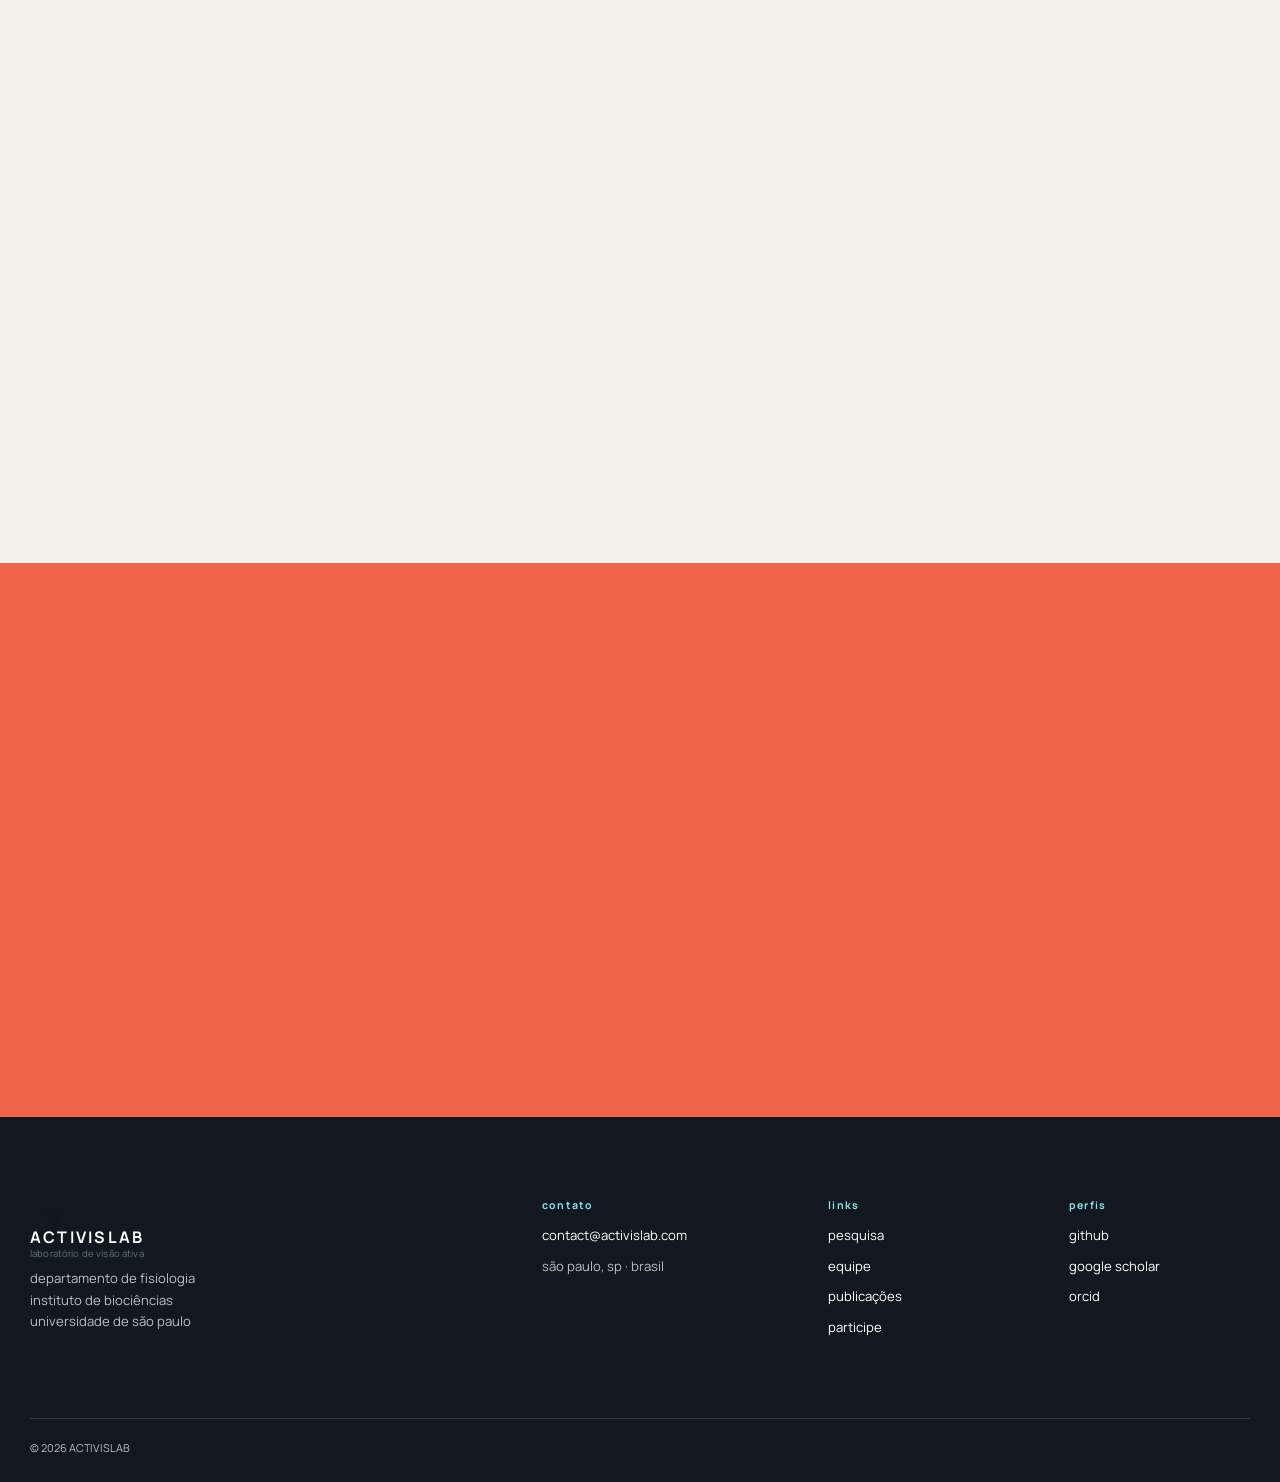
<file: index-pt.html>
<!DOCTYPE html>

<html lang="pt-BR">
<head>
<meta charset="utf-8"/>
<meta content="width=device-width, initial-scale=1" name="viewport"/>
<meta content="o laboratório de visão ativa investiga como movimentos oculares, atenção, expectativas e atividade neural moldam a percepção visual." name="description"/>
<meta content="#f4f1ea" name="theme-color"/>
<title>activislab — laboratório de visão ativa</title>
  <link rel="icon" type="image/png" href="favicon.png">
<link href="https://fonts.googleapis.com" rel="preconnect"/>
<link crossorigin="" href="https://fonts.gstatic.com" rel="preconnect"/>
<link href="https://fonts.googleapis.com/css2?family=Manrope:wght@400;500;600;700&amp;family=Space+Grotesk:wght@400;500;600;700&amp;display=swap" rel="stylesheet"/>
<link href="index.html" hreflang="en" rel="alternate"/>
<link href="index-pt.html" hreflang="pt-BR" rel="alternate"/>
<link href="styles.css" rel="stylesheet"/>
<script defer="" src="script.js"></script>
</head>
<body>
<a class="skip-link" href="#main">ir para o conteúdo</a>
<header class="site-header" data-header="">
<div class="shell header-inner">
<a aria-label="página inicial do activislab" class="brand" href="#top">
<img alt="" aria-hidden="true" class="brand-logo" src="lab-logo.svg"/>
<span class="brand-copy">
<strong>activislab</strong>
<small>laboratório de visão ativa</small>
</span>
</a>
<button aria-controls="site-nav" aria-expanded="false" class="menu-toggle" data-menu-toggle="" type="button">
<span class="sr-only">alternar navegação</span>
<span></span><span></span>
</button>
<nav aria-label="navegação principal" class="site-nav" data-nav="" id="site-nav">
  <a aria-current="page" href="index-pt.html">início</a>
  <a href="index-pt.html#research">pesquisa</a>
  <a href="people-pt.html">equipe</a>
  <a href="publications-pt.html">publicações</a>
  <a href="index-pt.html#join">participe</a>
  <div aria-label="selecionar idioma" class="language-switch" role="group">
    <a aria-current="true" aria-label="Português" href="index-pt.html" hreflang="pt-BR" lang="pt-BR">P</a>
    <span aria-hidden="true">-</span>
    <a aria-label="English" href="index.html" hreflang="en" lang="en">E</a>
  </div>
  <a
      class="nav-github"
      href="https://github.com/activislab"
      target="_blank"
      rel="noopener noreferrer"
      aria-label="activislab no github"
      title="activislab no github"
    >
      <svg viewBox="0 0 24 24" aria-hidden="true" focusable="false">
        <path
          fill="currentColor"
          d="M12 .7C5.7.7.7 5.8.7 12.2c0 5.1 3.3 9.4 7.8 10.9.6.1.8-.3.8-.6v-2.2c-3.2.7-3.9-1.4-3.9-1.4-.5-1.4-1.3-1.8-1.3-1.8-1.1-.7.1-.7.1-.7 1.2.1 1.8 1.2 1.8 1.2 1.1 1.8 2.8 1.3 3.5 1 .1-.8.4-1.3.8-1.6-2.5-.3-5.2-1.3-5.2-5.6 0-1.2.4-2.3 1.2-3.1-.1-.3-.5-1.5.1-3.1 0 0 1-.3 3.2 1.2a11 11 0 0 1 5.8 0c2.2-1.5 3.2-1.2 3.2-1.2.6 1.6.2 2.8.1 3.1.8.8 1.2 1.9 1.2 3.1 0 4.3-2.6 5.3-5.2 5.6.4.4.8 1.1.8 2.1v3.1c0 .3.2.7.8.6 4.5-1.5 7.8-5.8 7.8-10.9C23.3 5.8 18.3.7 12 .7Z"
        />
      </svg>
    </a>
</nav>
</div>
</header>
<main id="main">
<section class="hero" id="top">
<div class="shell hero-grid">
<div class="hero-copy reveal">
<p class="eyebrow">neurociência visual · são paulo, brasil</p>
<h1>percepção e ação durante a visão ativa</h1>
<p class="hero-intro">investigamos os efeitos comportamentais e os mecanismos neurais dos movimentos oculares sobre a percepção e a ação</p>
<div class="hero-actions">
<a class="button button-primary" href="#research">conheça nossa pesquisa</a>
<a class="text-link" href="people-pt.html">conheça a equipe <span aria-hidden="true">↗</span></a>
</div>
<dl aria-label="informações sobre o laboratório" class="hero-facts">
<div><dt>abordagem</dt><dd>comportamento + psicofísica + neurofisiologia</dd></div>
<div><dt>modelos</dt><dd>humanos + primatas não humanos</dd></div>
<div><dt>afiliação</dt><dd>universidade de são paulo + universidade federal do rio de janeiro + instituto ernst strüngmann</dd></div>
</dl>
</div>
<div aria-label="representação abstrata de fixações e da trajetória de uma sacada" class="hero-visual reveal">
<svg class="foraging-hero" aria-labelledby="hero-visual-title hero-visual-desc" role="img" viewBox="0 0 700 670">
<title id="hero-visual-title">movimentos oculares durante forrageamento visual</title>
<desc id="hero-visual-desc">oito grades em um arranjo vertical semelhante a uma distribuição de Poisson, com duas sacadas anteriores e uma próxima sacada animada.</desc>
<style>
  .foraging-hero { width: 100%; height: auto; overflow: visible; }
  .foraging-hero .foraging-label {
    font-family: Manrope, system-ui, -apple-system, BlinkMacSystemFont, "Segoe UI", sans-serif;
    font-size: 12px;
    font-weight: 500;
    letter-spacing: .09em;
    fill: #6f7a84;
  }
  .foraging-hero .foraging-label-accent { fill: #f06449; }
  .foraging-hero .foraging-grating {
    stroke: #9ca4ab;
    stroke-width: 1.5;
  }
  .foraging-hero .foraging-grating-visited {
    stroke: #55bfd2;
    stroke-width: 1.7;
  }
  .foraging-hero .foraging-grating-target {
    stroke: #00a8c6;
    stroke-width: 2.2;
  }
  .foraging-hero .foraging-fixation-ring {
    fill: rgba(0, 168, 198, .05);
    stroke: #00a8c6;
    stroke-width: 1.4;
  }
  .foraging-hero .foraging-target-dot { fill: #f06449; }
  .foraging-hero .foraging-saccade-previous {
    fill: none;
    stroke: #f06449;
    stroke-width: 2.6;
    stroke-linecap: round;
    stroke-dasharray: 7 8;
    stroke-opacity: .28;
    animation: foraging-dash 1.15s linear infinite;
  }
  .foraging-hero .foraging-saccade-current-shadow {
    fill: none;
    stroke: #f06449;
    stroke-width: 14;
    stroke-linecap: round;
    opacity: .08;
    filter: blur(8px);
  }
  .foraging-hero .foraging-saccade-current {
    fill: none;
    stroke: #f06449;
    stroke-width: 3.6;
    stroke-linecap: round;
    stroke-dasharray: 10 9;
    animation: foraging-dash 1.15s linear infinite;
  }
  @keyframes foraging-dash {
    to { stroke-dashoffset: -38; }
  }
</style>
<defs>
  <pattern id="foraging-grating-1" width="10" height="10" patternUnits="userSpaceOnUse" patternTransform="rotate(-16)">
    <rect width="10" height="10" fill="#f4f1ea"></rect>
    <rect x="0" y="0" width="3.5" height="10" fill="#8f979f"></rect>
  </pattern>
  <pattern id="foraging-grating-3" width="10" height="10" patternUnits="userSpaceOnUse" patternTransform="rotate(62)">
    <rect width="10" height="10" fill="#f4f1ea"></rect>
    <rect x="0" y="0" width="3.5" height="10" fill="#8f979f"></rect>
  </pattern>
  <pattern id="foraging-grating-4" width="10" height="10" patternUnits="userSpaceOnUse" patternTransform="rotate(-33)">
    <rect width="10" height="10" fill="#f4f1ea"></rect>
    <rect x="0" y="0" width="3.5" height="10" fill="#8f979f"></rect>
  </pattern>
  <pattern id="foraging-grating-5" width="10" height="10" patternUnits="userSpaceOnUse" patternTransform="rotate(8)">
    <rect width="10" height="10" fill="#f4f1ea"></rect>
    <rect x="0" y="0" width="3.5" height="10" fill="#8f979f"></rect>
  </pattern>
  <pattern id="foraging-grating-7" width="10" height="10" patternUnits="userSpaceOnUse" patternTransform="rotate(34)">
    <rect width="10" height="10" fill="#f4f1ea"></rect>
    <rect x="0" y="0" width="3.5" height="10" fill="#8f979f"></rect>
  </pattern>
  <pattern id="foraging-grating-8" width="10" height="10" patternUnits="userSpaceOnUse" patternTransform="rotate(75)">
    <rect width="10" height="10" fill="#f4f1ea"></rect>
    <rect x="0" y="0" width="3.5" height="10" fill="#8f979f"></rect>
  </pattern>
  <pattern id="foraging-grating-9" width="10" height="10" patternUnits="userSpaceOnUse" patternTransform="rotate(-72)">
    <rect width="10" height="10" fill="#f4f1ea"></rect>
    <rect x="0" y="0" width="3.5" height="10" fill="#8f979f"></rect>
  </pattern>
  <pattern id="foraging-grating-target-pattern" width="10" height="10" patternUnits="userSpaceOnUse" patternTransform="rotate(48)">
    <rect width="10" height="10" fill="#f4f1ea"></rect>
    <rect x="0" y="0" width="3.8" height="10" fill="#123b5d"></rect>
  </pattern>
  <radialGradient id="foraging-field" cx="50%" cy="50%" r="50%">
    <stop offset="0%" stop-color="#00a8c6" stop-opacity=".14"></stop>
    <stop offset="100%" stop-color="#00a8c6" stop-opacity="0"></stop>
  </radialGradient>
  <linearGradient
  id="foraging-saccade-fade"
  gradientUnits="userSpaceOnUse"
  x1="450"
  y1="354"
  x2="547"
  y2="150"
>
  <stop offset="0%" stop-color="white" stop-opacity="1"></stop>
  <stop offset="55%" stop-color="white" stop-opacity="1"></stop>
  <stop offset="87%" stop-color="white" stop-opacity="0"></stop>
  <stop offset="100%" stop-color="white" stop-opacity="0"></stop>
</linearGradient>

<mask
  id="foraging-saccade-fade-mask"
  maskUnits="userSpaceOnUse"
  x="420"
  y="110"
  width="180"
  height="290"
>
  <rect
    x="420"
    y="110"
    width="180"
    height="290"
    fill="url(#foraging-saccade-fade)"
  ></rect>
</mask>
</defs>

<!-- subtle field around selected target -->
<circle cx="547" cy="150" r="118" fill="url(#foraging-field)"></circle>

<!-- gratings -->
<circle class="foraging-grating" cx="330" cy="86" r="28" style="fill:url(#foraging-grating-1)"></circle>
<circle class="foraging-grating" cx="264" cy="341" r="28" style="fill:url(#foraging-grating-3)"></circle>
<circle class="foraging-grating" cx="636" cy="354" r="28" style="fill:url(#foraging-grating-5)"></circle>
<circle class="foraging-grating" cx="567" cy="544" r="28" style="fill:url(#foraging-grating-7)"></circle>
<circle class="foraging-grating-visited" cx="226" cy="559" r="28" style="fill:url(#foraging-grating-8)"></circle>
<circle class="foraging-grating-visited" cx="396" cy="637" r="28" style="fill:url(#foraging-grating-9)"></circle>
<circle class="foraging-grating-visited" cx="450" cy="354" r="28" style="fill:url(#foraging-grating-4)"></circle>
<circle class="foraging-grating-target" cx="547" cy="150" r="28" style="fill:url(#foraging-grating-target-pattern)"></circle>

<!-- saccades on top of gratings -->
<line class="foraging-saccade-previous" x1="226" y1="559" x2="396" y2="637"></line>
<line class="foraging-saccade-previous" x1="396" y1="637" x2="450" y2="354"></line>
<path class="foraging-saccade-current-shadow"
  mask="url(#foraging-saccade-fade-mask)"
  d="M450 354 C476 296, 512 218, 547 150"
></path>

<path
  class="foraging-saccade-current"
  mask="url(#foraging-saccade-fade-mask)"
  d="M450 354 C476 296, 512 218, 547 150"
></path>

<circle cx="547" cy="150" r="44" fill="rgba(0,168,198,.04)" stroke="#00a8c6" stroke-width="1.5"></circle>
<circle class="foraging-target-dot" cx="450" cy="354" r="6.5"></circle>

<!-- labels -->
<g aria-label="alvo selecionado">
  <text class="foraging-label" x="518" y="76">alvo</text>
  <text class="foraging-label" x="500" y="91">selecionado</text>
</g>

<g aria-label="sacada planejada">
  <text class="foraging-label foraging-label-accent" x="513" y="265">sacada</text>
  <text class="foraging-label foraging-label-accent" x="500" y="280">planejada</text>
</g></svg>
</div>
</div>
<div aria-hidden="true" class="shell hero-rule"><span></span><i></i><span></span></div>
</section>
<section class="section research-section" id="research">
<div class="shell">
<div class="section-heading reveal">
<p class="eyebrow">programa de pesquisa</p>
<h2>a visão é um processo ativo.</h2>
<p>nosso trabalho investiga como o sistema visual seleciona, prevê e estabiliza informações em torno de cada movimento ocular.</p>
</div>
<div class="research-list">
<article class="research-card reveal">
<div class="card-body">
<p class="card-kicker">seleção</p>
<h3>percepção pré-sacádica</h3>
<p>como a sensibilidade visual e as representações neurais mudam no futuro ponto de fixação antes das sacadas.</p>
</div>
<div aria-hidden="true" class="card-graphic graphic-target">
  <img alt="" src="presacc.svg"/>
</div>
</article>
<article class="research-card reveal">
<div class="card-body">
<p class="card-kicker">amostragem ativa</p>
<h3>forrageamento e busca visual</h3>
<p>investigamos a percepção e a tomada de decisões em tarefas naturalísticas.</p>
</div>
<div aria-hidden="true" class="card-graphic graphic-foraging">
  <img alt="" src="foraging.svg"/>
</div>
</article>
<article class="research-card reveal">
<div class="card-body">
<p class="card-kicker">dinâmica</p>
<h3>mecanismos neurais da visão ativa</h3>
<p>como populações neuronais nos sistemas visual e oculomotor coordenam percepção e ação.</p>
</div>
<div aria-hidden="true" class="card-graphic graphic-neural">
  <img alt="" src="raster.svg"/>
</div>
</article>
</div>
</div>
</section>
<section class="section methods-section" id="methods">
<div class="shell">
<div class="section-heading compact reveal">
<p class="eyebrow">métodos</p>
<h2>do comportamento às populações neurais.</h2>
</div>
<div class="methods-grid">
<article class="method reveal"><h3>psicofísica</h3><p>quantificando a percepção em condições visuais e temporais controladas.</p></article>
<article class="method reveal"><h3>rastreamento ocular</h3><p>resolvendo a preparação, a execução e as consequências dos movimentos oculares sacádicos.</p></article>
<article class="method reveal"><h3>eeg &amp; meg</h3><p>acompanhando a dinâmica neural rápida em todo o cérebro humano.</p></article>
<article class="method reveal"><h3>eletrofisiologia</h3><p>registrando populações neuronais em primatas não humanos durante o comportamento visual ativo.</p></article>
</div>
</div>
</section>
<section class="section people-preview-section" id="people"><div class="shell"><div class="section-heading split reveal"><div><p class="eyebrow">equipe</p><h2>um laboratório colaborativo dedicado à visão ativa.</h2></div><p>nossa equipe reúne pesquisadores em diferentes estágios da carreira e de diferentes instituições para estudar percepção visual, atenção, expectativa e movimentos oculares.</p></div><a aria-label="conheça a equipe do activislab" class="group-photo-card reveal" href="people-pt.html"><img alt="integrantes do activislab reunidos ao ar livre" src="lab-group.jpeg"/><span class="group-photo-overlay"><strong>conheça a equipe</strong><span aria-hidden="true">→</span></span></a></div></section>

<section class="section publications-preview-section" id="publications"><div class="shell publications-preview-grid"><div class="publication-feature reveal"><p class="eyebrow light">artigo em destaque</p><h2>dissociable effects of feature expectation on saccades and presaccadic perception</h2><p>nosso trabalho recente investiga se as expectativas influenciam a sensibilidade perceptual e o início dos movimentos oculares por meio dos mesmos mecanismos.</p><a class="button button-light" href="publications-pt.html">ver todas as publicações</a></div><div class="recent-publications"><div class="section-heading compact reveal"><p class="eyebrow">trabalhos recentes</p><h2>artigos e preprints mais recentes.</h2></div><div class="publication-list publication-list-preview"><article class="publication reveal">
<div class="pub-year">2026</div>
<div><p class="pub-type">preprint</p><h3>dissociable effects of feature expectation on saccades and presaccadic perception</h3><p>l. z. bortoluzzi &amp; g. rohenkohl · biorxiv</p><a href="https://www.biorxiv.org/content/10.64898/2026.07.05.735520v1" rel="noopener noreferrer" target="_blank">ver publicação <span aria-hidden="true">↗</span></a></div>
</article><article class="publication reveal">
<div class="pub-year">2025</div>
<div><p class="pub-type">artigo de pesquisa</p><h3>presaccadic modulation of lateral interactions</h3><p>g. mueller de melo, i.o. pitorri &amp; g. rohenkohl · journal of vision 25, 7</p><a href="https://doi.org/10.1167/jov.25.14.7" rel="noopener noreferrer" target="_blank">ver publicação <span aria-hidden="true">↗</span></a></div>
</article><article class="publication reveal">
<div class="pub-year">2025</div>
<div><p class="pub-type">artigo de pesquisa</p><h3>presaccadic attentional shifts are not modulated by saccade amplitude</h3><p>l. z. bortoluzzi, e. carlos-lima, g. mueller de melo, m. h. s. zhu &amp; g. rohenkohl · scientific reports 15, 27780</p><a href="https://doi.org/10.1038/s41598-025-09338-8" rel="noopener noreferrer" target="_blank">ver publicação <span aria-hidden="true">↗</span></a></div>
</article></div><a class="text-link reveal" href="publications-pt.html">ver lista completa de publicações <span aria-hidden="true">→</span></a></div></div></section>
<section class="section join-section" id="join">
<div class="shell join-grid reveal">
<div>
<p class="eyebrow light">faça parte do laboratório</p>
<h2>quer entender como o cérebro vê e age?</h2>
</div>
<div>
<p>recebemos com interesse contatos de estudantes de graduação e pós-graduação, pesquisadores de pós-doutorado e colaboradores cujos interesses se conectem à visão ativa.</p>
<a class="button button-light" href="mailto:contact@activislab.com">oportunidades atuais</a>
</div>
</div>
</section>
</main>
<footer class="site-footer" id="contact">
<div class="shell footer-grid">
<div>
<a class="brand footer-brand" href="#top">
<img alt="" aria-hidden="true" class="brand-logo footer-brand-logo" src="lab-logo.svg"/>
<span class="brand-copy"><strong>activislab</strong><small>laboratório de visão ativa</small></span>
</a>
<p>departamento de fisiologia<br/>instituto de biociências<br/>universidade de são paulo</p>
</div>
<div>
<p class="footer-label">contato</p>
<a href="mailto:contact@activislab.com">contact@activislab.com</a>
<p>são paulo, sp · brasil</p>
</div>
<div>
<p class="footer-label">links</p>
<a href="#research">pesquisa</a>
<a href="#people">equipe</a>
<a href="#publications">publicações</a>
<a href="#join">participe</a>
</div>
<div>
<p class="footer-label">perfis</p>
<a href="https://github.com/activislab" rel="noopener noreferrer" target="_blank">github</a>
<a href="https://scholar.google.com/citations?hl=en&amp;user=Nxv1kJoAAAAJ" rel="noopener noreferrer" target="_blank">google scholar</a>
<a href="https://orcid.org/0000-0002-6841-5240" rel="noopener noreferrer" target="_blank">orcid</a>
</div>
</div>
<div class="shell footer-bottom">
<span>© <span data-year=""></span> <span class="lab-name">activislab</span></span>
</div>
</footer>
</body>
</html>
</file>
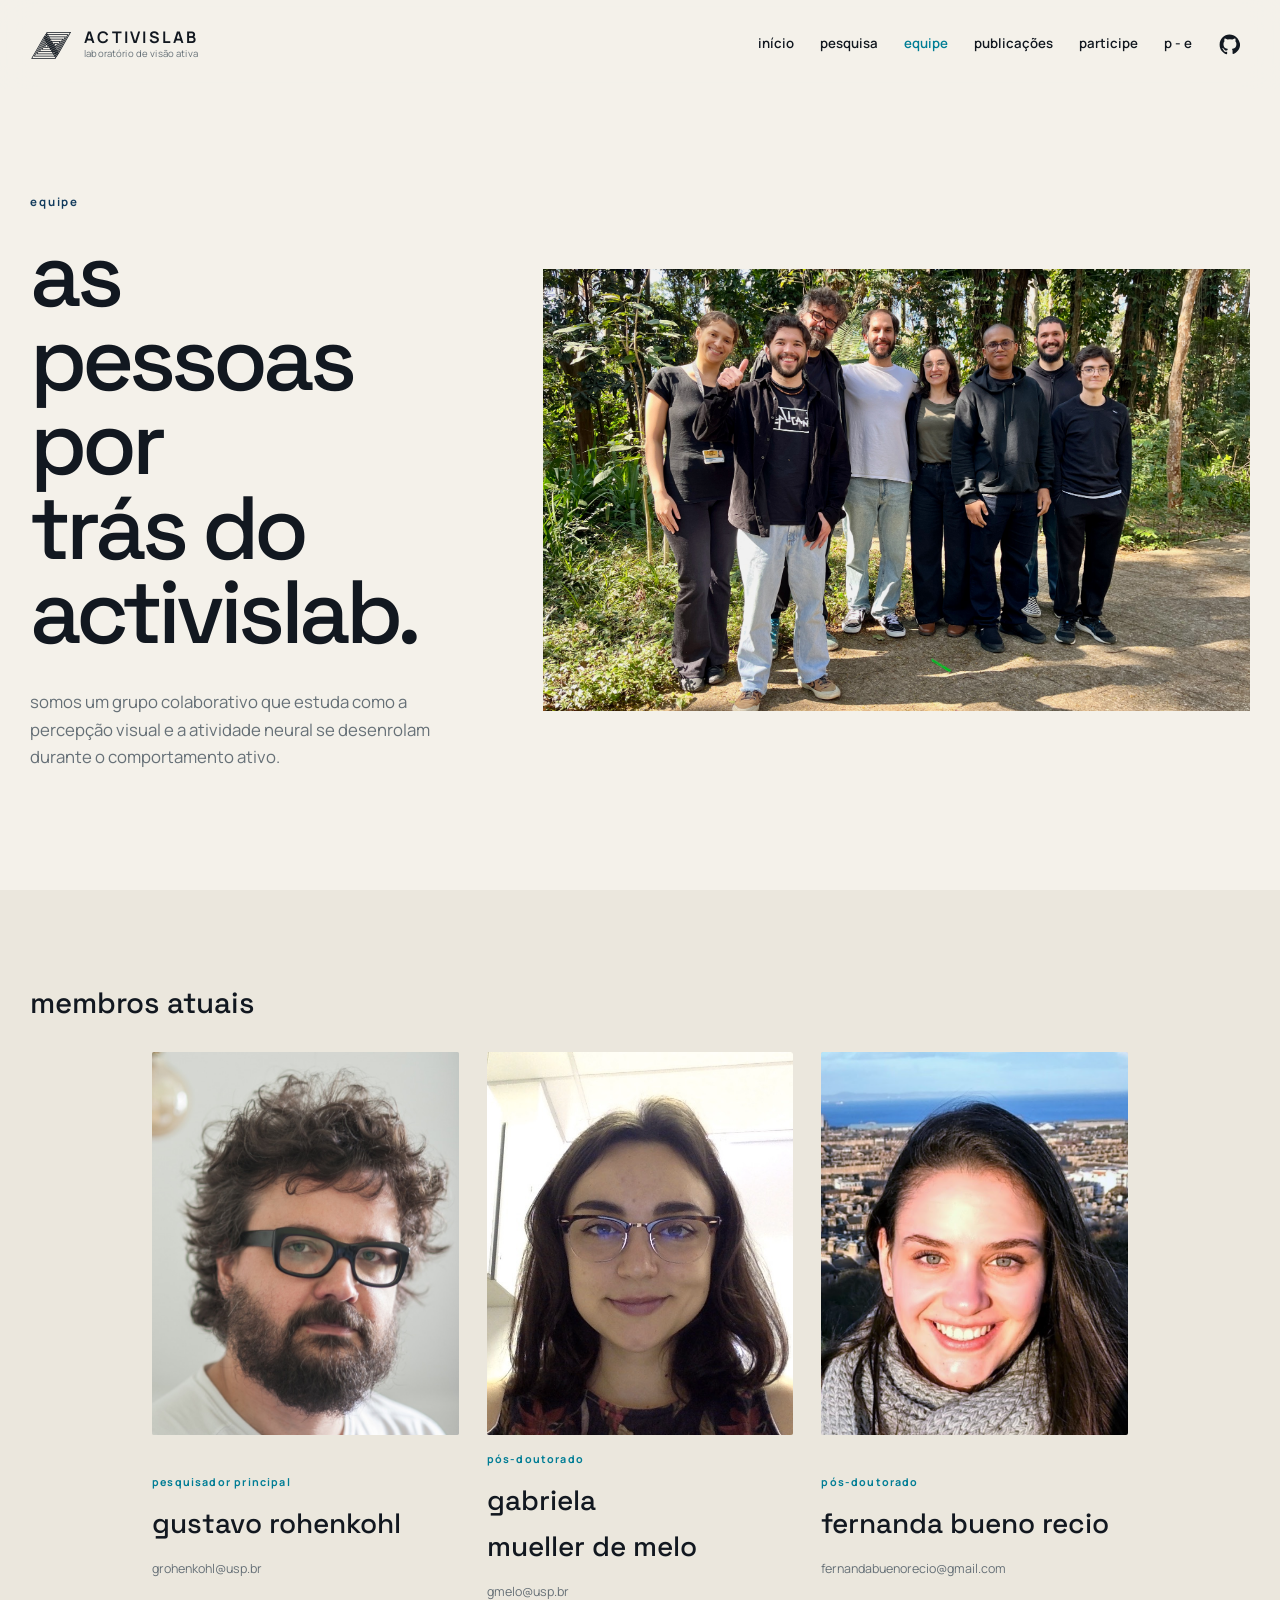
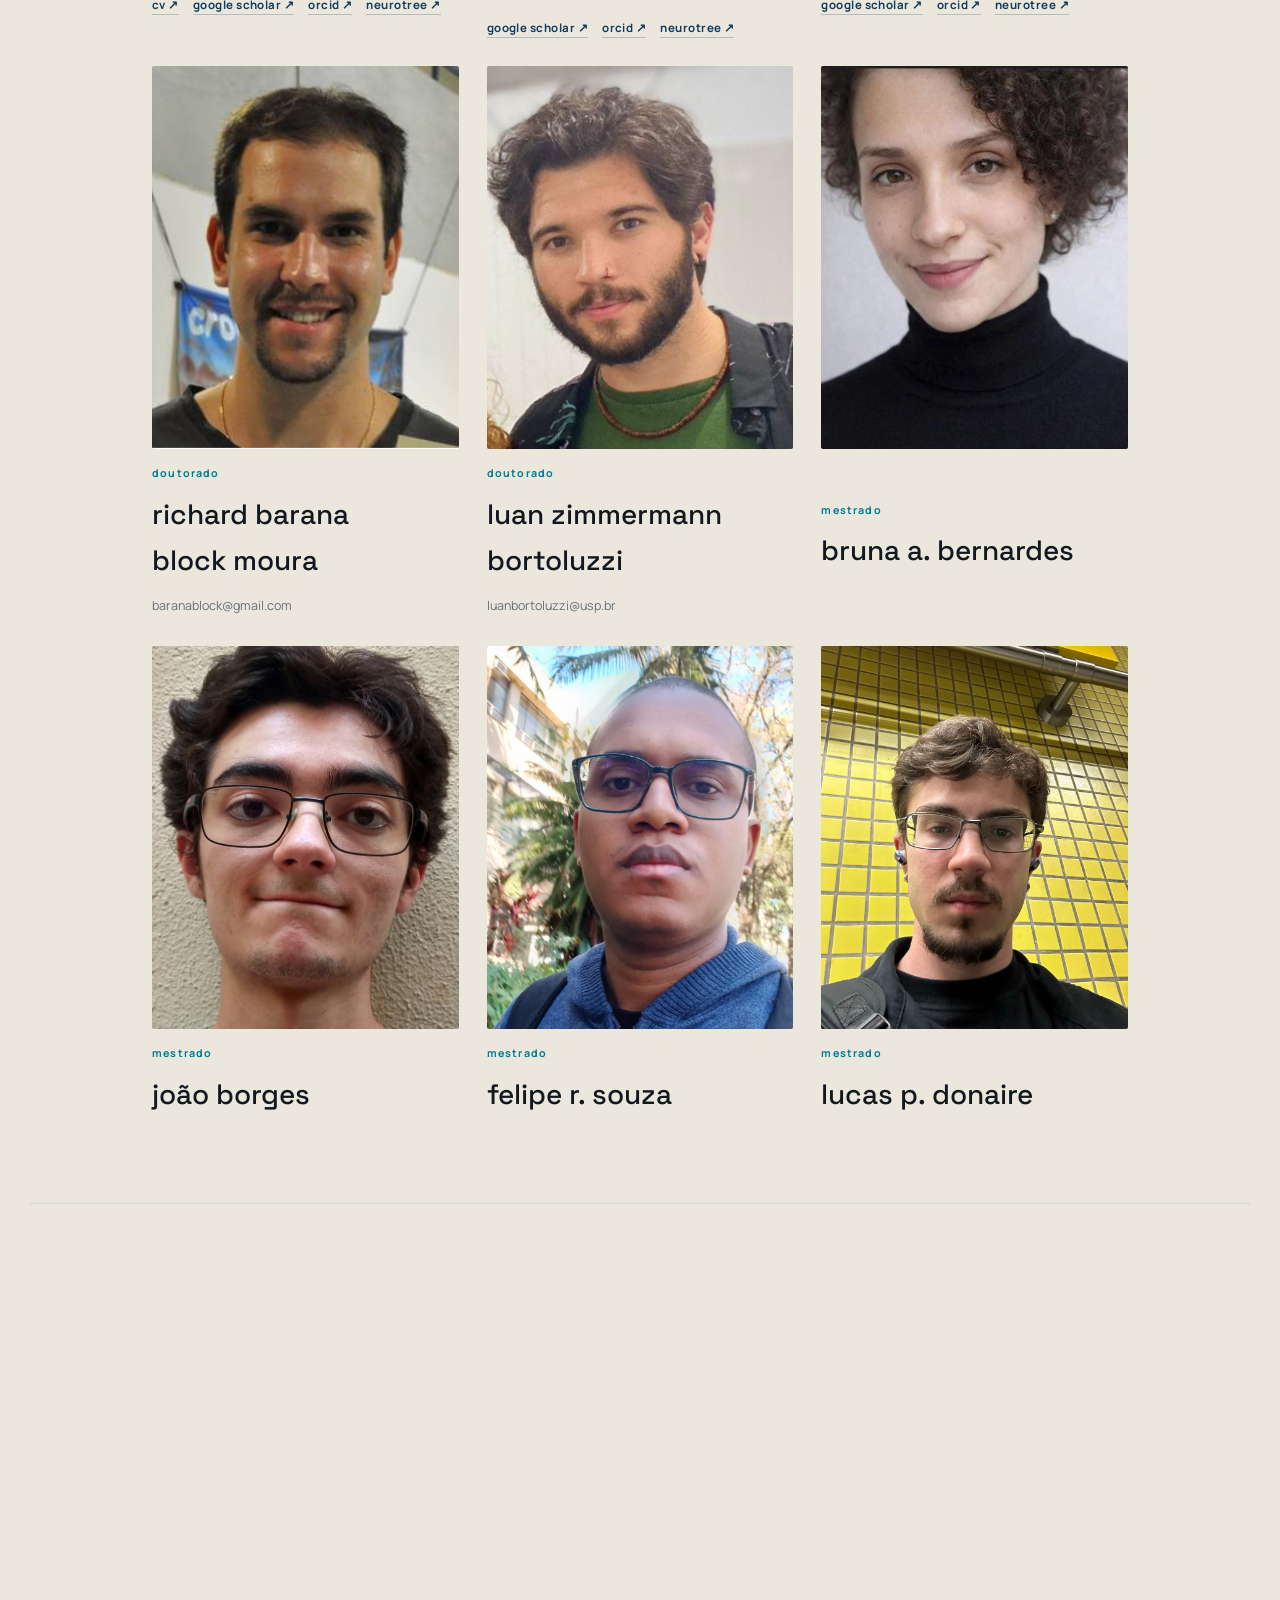
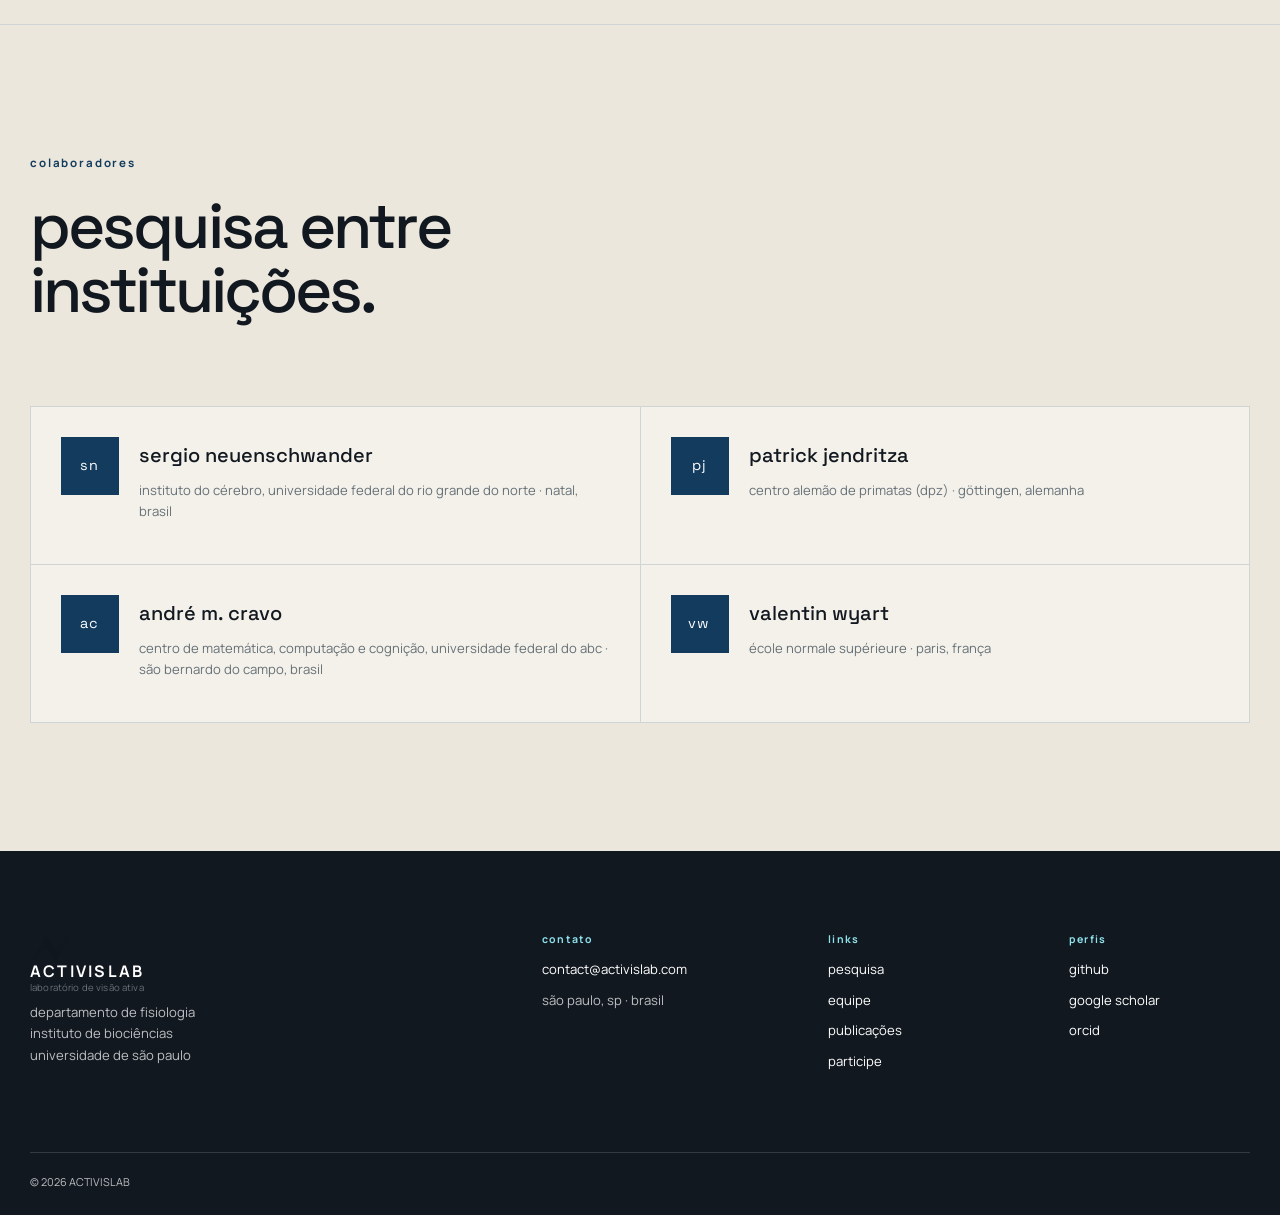
<file: people-pt.html>
<!DOCTYPE html>
<html lang="pt-BR">
<head>
<meta charset="utf-8"/>
<meta content="width=device-width, initial-scale=1" name="viewport"/>
<meta content="conheça a equipe do laboratório de visão ativa e seus colaboradores no estudo da percepção, atenção e visão ativa." name="description"/>
<meta content="#f4f1ea" name="theme-color"/>
<title>equipe — activislab</title>
<link rel="icon" type="image/png" href="favicon.png">
<link href="https://fonts.googleapis.com" rel="preconnect"/>
<link crossorigin="" href="https://fonts.gstatic.com" rel="preconnect"/>
<link href="https://fonts.googleapis.com/css2?family=Manrope:wght@400;500;600;700&amp;family=Space+Grotesk:wght@400;500;600;700&amp;display=swap" rel="stylesheet"/>
<link href="people.html" hreflang="en" rel="alternate"/>
<link href="people-pt.html" hreflang="pt-BR" rel="alternate"/>
<link href="styles.css" rel="stylesheet"/>
<script defer="" src="script.js"></script>
</head>
<body>
<a class="skip-link" href="#main">ir para o conteúdo</a>
<header class="site-header" data-header="">
<div class="shell header-inner">
<a aria-label="página inicial do activislab" class="brand" href="index-pt.html#top">
<img alt="" aria-hidden="true" class="brand-logo" src="lab-logo.svg"/>
<span class="brand-copy">
<strong>activislab</strong>
<small>laboratório de visão ativa</small>
</span>
</a>
<button aria-controls="site-nav" aria-expanded="false" class="menu-toggle" data-menu-toggle="" type="button">
<span class="sr-only">alternar navegação</span>
<span></span><span></span>
</button>
<nav aria-label="navegação principal" class="site-nav" data-nav="" id="site-nav">
  <a href="index-pt.html">início</a>
  <a href="index-pt.html#research">pesquisa</a>
  <a aria-current="page" href="people-pt.html">equipe</a>
  <a href="publications-pt.html">publicações</a>
  <a href="index-pt.html#join">participe</a>
  <div aria-label="selecionar idioma" class="language-switch" role="group">
    <a aria-current="true" aria-label="Português" href="people-pt.html" hreflang="pt-BR" lang="pt-BR">P</a>
    <span aria-hidden="true">-</span>
    <a aria-label="English" href="people.html" hreflang="en" lang="en">E</a>
  </div>
  <a
      class="nav-github"
      href="https://github.com/activislab"
      target="_blank"
      rel="noopener noreferrer"
      aria-label="activislab no github"
      title="activislab no github"
    >
      <svg viewBox="0 0 24 24" aria-hidden="true" focusable="false">
        <path
          fill="currentColor"
          d="M12 .7C5.7.7.7 5.8.7 12.2c0 5.1 3.3 9.4 7.8 10.9.6.1.8-.3.8-.6v-2.2c-3.2.7-3.9-1.4-3.9-1.4-.5-1.4-1.3-1.8-1.3-1.8-1.1-.7.1-.7.1-.7 1.2.1 1.8 1.2 1.8 1.2 1.1 1.8 2.8 1.3 3.5 1 .1-.8.4-1.3.8-1.6-2.5-.3-5.2-1.3-5.2-5.6 0-1.2.4-2.3 1.2-3.1-.1-.3-.5-1.5.1-3.1 0 0 1-.3 3.2 1.2a11 11 0 0 1 5.8 0c2.2-1.5 3.2-1.2 3.2-1.2.6 1.6.2 2.8.1 3.1.8.8 1.2 1.9 1.2 3.1 0 4.3-2.6 5.3-5.2 5.6.4.4.8 1.1.8 2.1v3.1c0 .3.2.7.8.6 4.5-1.5 7.8-5.8 7.8-10.9C23.3 5.8 18.3.7 12 .7Z"
        />
      </svg>
    </a>
</nav>
</div>
</header>
<main id="main"><section class="page-hero people-page-hero"><div class="shell page-hero-grid"><div class="reveal"><p class="eyebrow">equipe</p><h1>as pessoas por trás do activislab.</h1><p class="page-intro">somos um grupo colaborativo que estuda como a percepção visual e a atividade neural se desenrolam durante o comportamento ativo.</p></div><div class="page-hero-photo reveal"><img alt="integrantes do activislab reunidos ao ar livre" src="lab-group.jpeg"/></div></div></section><section class="section people-section" id="people">
<div class="shell">
<h2 class="people-subheading reveal">membros atuais</h2>
<div class="people-grid">
<article class="person person-lead reveal">
<div class="portrait portrait-gustavo portrait-photo"><img alt="" src="gustavo.jpg"/></div>
<div class="person-copy">
<p class="person-role">pesquisador principal</p>
<h3>gustavo rohenkohl</h3>
<a class="person-email" href="mailto:grohenkohl@usp.br">grohenkohl@usp.br</a>
<div aria-label="perfis de gustavo rohenkohl" class="person-links">
<a href="https://drive.google.com/file/d/17hQRNBv94FyyWv3Uu0ABXZe4EUGpm_S_/view?usp=sharing" rel="noopener noreferrer" target="_blank">cv <span aria-hidden="true">↗</span></a>
<a href="https://scholar.google.com/citations?hl=en&amp;user=Nxv1kJoAAAAJ" rel="noopener noreferrer" target="_blank">google scholar <span aria-hidden="true">↗</span></a>
<a href="https://orcid.org/0000-0002-6841-5240" rel="noopener noreferrer" target="_blank">orcid <span aria-hidden="true">↗</span></a>
<a href="https://neurotree.org/neurotree/tree.php?pid=81517" rel="noopener noreferrer" target="_blank">neurotree <span aria-hidden="true">↗</span></a>
</div>
</div>
</article>
<article class="person reveal">
<div class="portrait portrait-photo"><img alt="" src="gabriela.jpg"/></div>
<div class="person-copy">
<p class="person-role">pós-doutorado</p>
<h3>gabriela mueller de melo</h3>
<a class="person-email" href="mailto:gmelo@usp.br">gmelo@usp.br</a>
<div aria-label="perfis de gabriela mueller de melo" class="person-links">
<a href="https://scholar.google.com/citations?hl=en&amp;user=sTsFl9YAAAAJ" rel="noopener noreferrer" target="_blank">google scholar <span aria-hidden="true">↗</span></a>
<a href="https://orcid.org/0000-0003-0429-2023" rel="noopener noreferrer" target="_blank">orcid <span aria-hidden="true">↗</span></a>
<a href="https://neurotree.org/neurotree/tree.php?pid=878241" rel="noopener noreferrer" target="_blank">neurotree <span aria-hidden="true">↗</span></a>
</div>
</div>
</article>
<article class="person reveal">
<div class="portrait portrait-photo portrait-fernanda"><img alt="" src="fernanda.png"/></div>
<div class="person-copy">
<p class="person-role">pós-doutorado</p>
<h3>fernanda bueno recio</h3>
<a class="person-email" href="mailto:fernandabuenorecio@gmail.com">fernandabuenorecio@gmail.com</a>
<div aria-label="perfis de fernanda bueno recio" class="person-links">
<a href="https://scholar.google.com/citations?hl=pt-BR&amp;user=9q9TzmYAAAAJ" rel="noopener noreferrer" target="_blank">google scholar <span aria-hidden="true">↗</span></a>
<a href="https://orcid.org/0000-0003-2783-5123" rel="noopener noreferrer" target="_blank">orcid <span aria-hidden="true">↗</span></a>
<a href="https://neurotree.org/neurotree/tree.php?pid=910869" rel="noopener noreferrer" target="_blank">neurotree <span aria-hidden="true">↗</span></a>
</div>
</div>
</article>
<article class="person reveal"><div class="portrait portrait-photo"><img alt="" src="richard.png"/></div><div class="person-copy"><p class="person-role">doutorado</p><h3>richard barana block moura</h3><a class="person-email" href="mailto:baranablock@gmail.com">baranablock@gmail.com</a></div></article>
<article class="person reveal"><div class="portrait portrait-photo portrait-luan"><img alt="" src="luan.png"/></div><div class="person-copy"><p class="person-role">doutorado</p><h3>luan zimmermann bortoluzzi</h3><a class="person-email" href="mailto:luanbortoluzzi@usp.br">luanbortoluzzi@usp.br</a></div></article>
<article class="person reveal"><div class="portrait portrait-photo portrait-bruna"><img alt="" src="bruna.png"/></div><div class="person-copy"><p class="person-role">mestrado</p><h3>bruna a. bernardes</h3></div></article>
<article class="person reveal"><div class="portrait portrait-photo portrait-joao"><img alt="" src="joao.png"/></div><div class="person-copy"><p class="person-role">mestrado</p><h3>joão borges</h3></div></article>
<article class="person reveal"><div class="portrait portrait-photo portrait-felipe"><img alt="" src="felipe.png"/></div><div class="person-copy"><p class="person-role">mestrado</p><h3>felipe r. souza</h3></div></article>
<article class="person reveal"><div class="portrait portrait-photo portrait-lucas"><img alt="" src="lucas.jpg"/></div><div class="person-copy"><p class="person-role">mestrado</p><h3>lucas p. donaire</h3></div></article>
</div>
<div class="alumni-section">
<h2 class="people-subheading reveal">ex-integrantes</h2>
<div class="alumni-grid">
<article class="alumni-card reveal"><div class="alumni-initials" aria-hidden="true">ip</div><div><p class="person-role">iniciação científica</p><h3>isabella pitorri</h3></div></article>
<article class="alumni-card reveal"><div class="alumni-initials" aria-hidden="true">mz</div><div><p class="person-role">iniciação científica</p><h3>melissa hongjin song zhu</h3></div></article>
<article class="alumni-card reveal"><div class="alumni-initials" aria-hidden="true">mg</div><div><p class="person-role">iniciação científica</p><h3>maria fernanda rodrigues guimarães</h3><div aria-label="perfis de maria fernanda rodrigues guimarães" class="person-links"><a href="https://scholar.google.com/citations?hl=pt-BR&amp;user=Hod2kmkAAAAJ" rel="noopener noreferrer" target="_blank">google scholar <span aria-hidden="true">↗</span></a><a href="https://orcid.org/0000-0002-0307-6516" rel="noopener noreferrer" target="_blank">orcid <span aria-hidden="true">↗</span></a><a href="https://neurotree.org/neurotree/tree.php?pid=910778" rel="noopener noreferrer" target="_blank">neurotree <span aria-hidden="true">↗</span></a></div></div></article>
</div>
</div>
</div>
</section><section class="section collaborators-section" id="collaborators"><div class="shell"><div class="section-heading split reveal"><div><p class="eyebrow">colaboradores</p><h2>pesquisa entre instituições.</h2></div></div><div class="collaborators-grid"><article class="collaborator-card reveal"><span class="collaborator-initials" aria-hidden="true">sn</span><div><h3>sergio neuenschwander</h3><p>instituto do cérebro, universidade federal do rio grande do norte · natal, brasil</p></div></article><article class="collaborator-card reveal"><span class="collaborator-initials" aria-hidden="true">pj</span><div><h3>patrick jendritza</h3><p>centro alemão de primatas (dpz) · göttingen, alemanha</p></div></article><article class="collaborator-card reveal"><span class="collaborator-initials" aria-hidden="true">ac</span><div><h3>andré m. cravo</h3><p>centro de matemática, computação e cognição, universidade federal do abc · são bernardo do campo, brasil</p></div></article><article class="collaborator-card reveal"><span class="collaborator-initials" aria-hidden="true">vw</span><div><h3>valentin wyart</h3><p>école normale supérieure · paris, frança</p></div></article></div></div></section></main>
<footer class="site-footer" id="contact">
<div class="shell footer-grid">
<div>
<a class="brand footer-brand" href="index-pt.html#top">
<img alt="" aria-hidden="true" class="brand-logo footer-brand-logo" src="lab-logo.svg"/>
<span class="brand-copy"><strong>activislab</strong><small>laboratório de visão ativa</small></span>
</a>
<p>departamento de fisiologia<br/>instituto de biociências<br/>universidade de são paulo</p>
</div>
<div>
<p class="footer-label">contato</p>
<a href="mailto:contact@activislab.com">contact@activislab.com</a>
<p>são paulo, sp · brasil</p>
</div>
<div>
<p class="footer-label">links</p>
<a href="index-pt.html#research">pesquisa</a>
<a href="people-pt.html">equipe</a>
<a href="publications-pt.html">publicações</a>
<a href="index-pt.html#join">participe</a>
</div>
<div>
<p class="footer-label">perfis</p>
<a href="https://github.com/activislab" rel="noopener noreferrer" target="_blank">github</a>
<a href="https://scholar.google.com/citations?hl=en&amp;user=Nxv1kJoAAAAJ" rel="noopener noreferrer" target="_blank">google scholar</a>
<a href="https://orcid.org/0000-0002-6841-5240" rel="noopener noreferrer" target="_blank">orcid</a>
</div>
</div>
<div class="shell footer-bottom">
<span>© <span data-year=""></span> <span class="lab-name">activislab</span></span>
</div>
</footer>
</body>
</html>
</file>
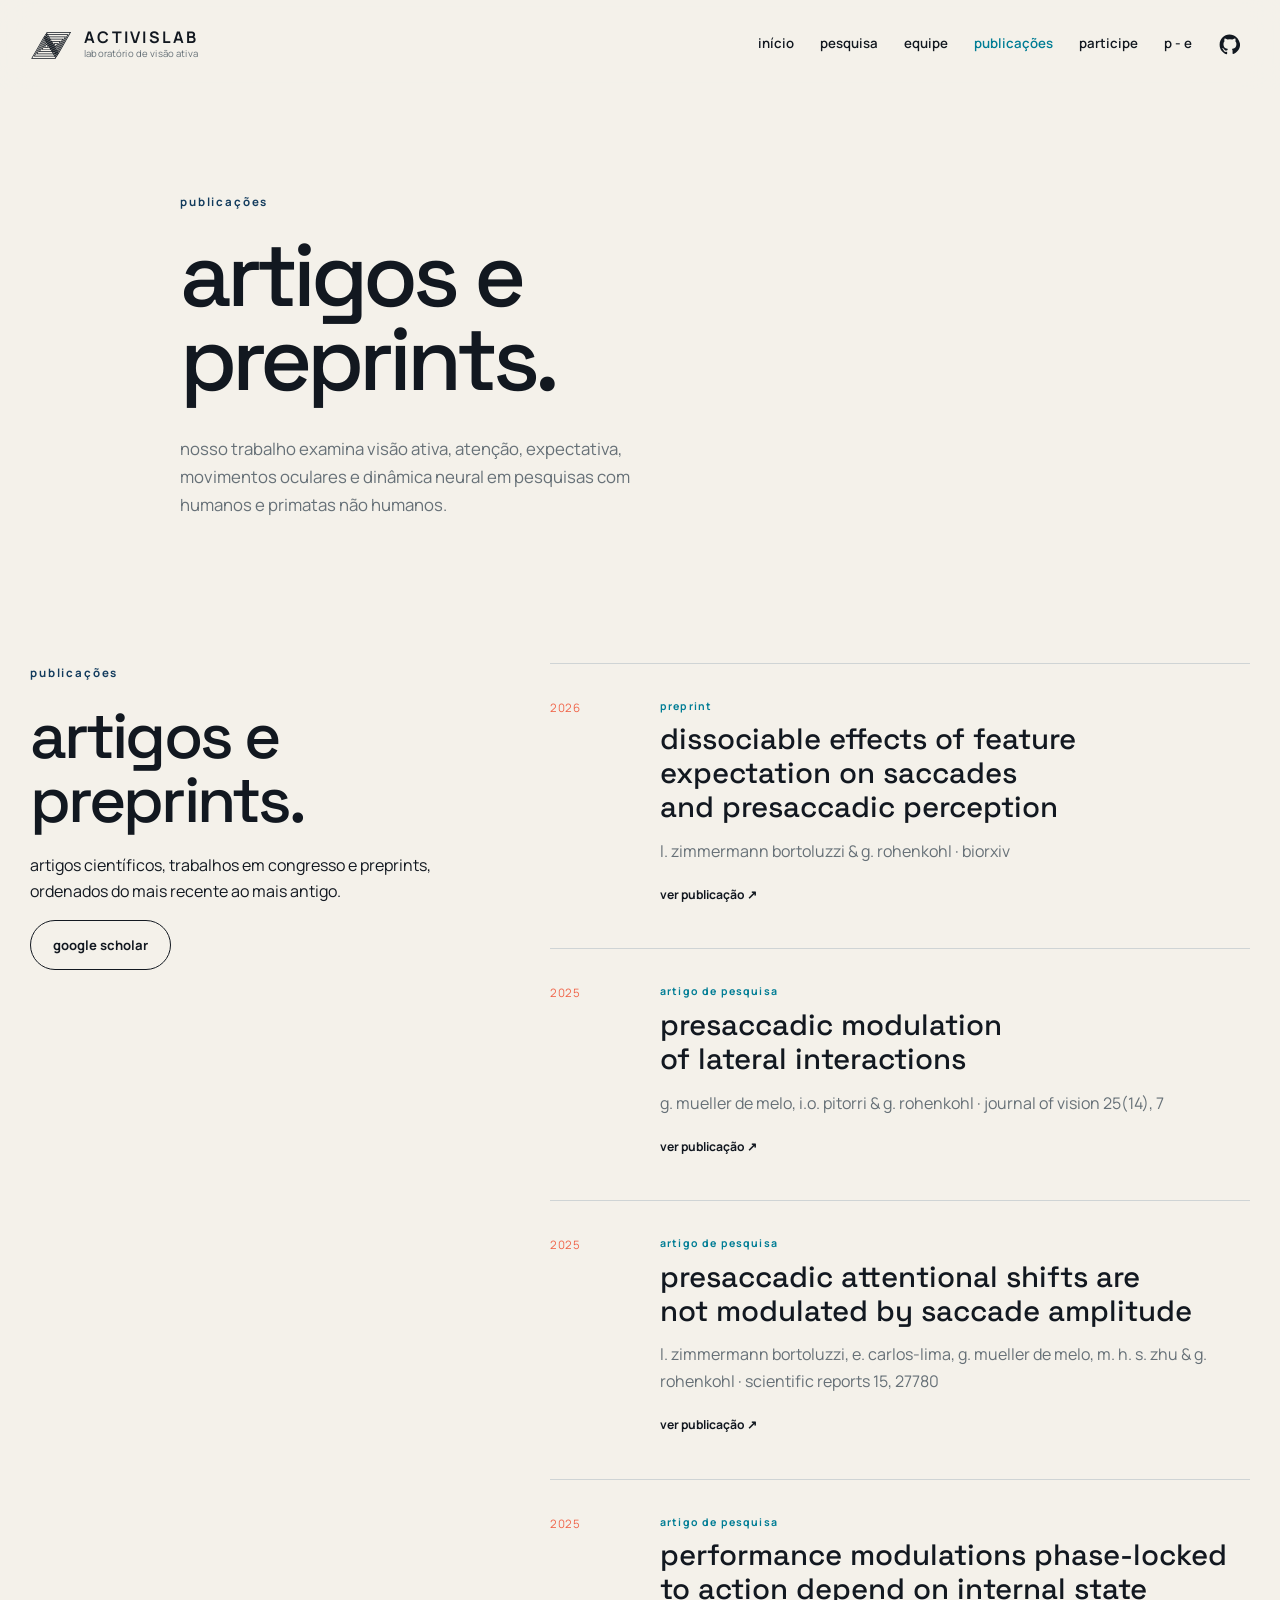
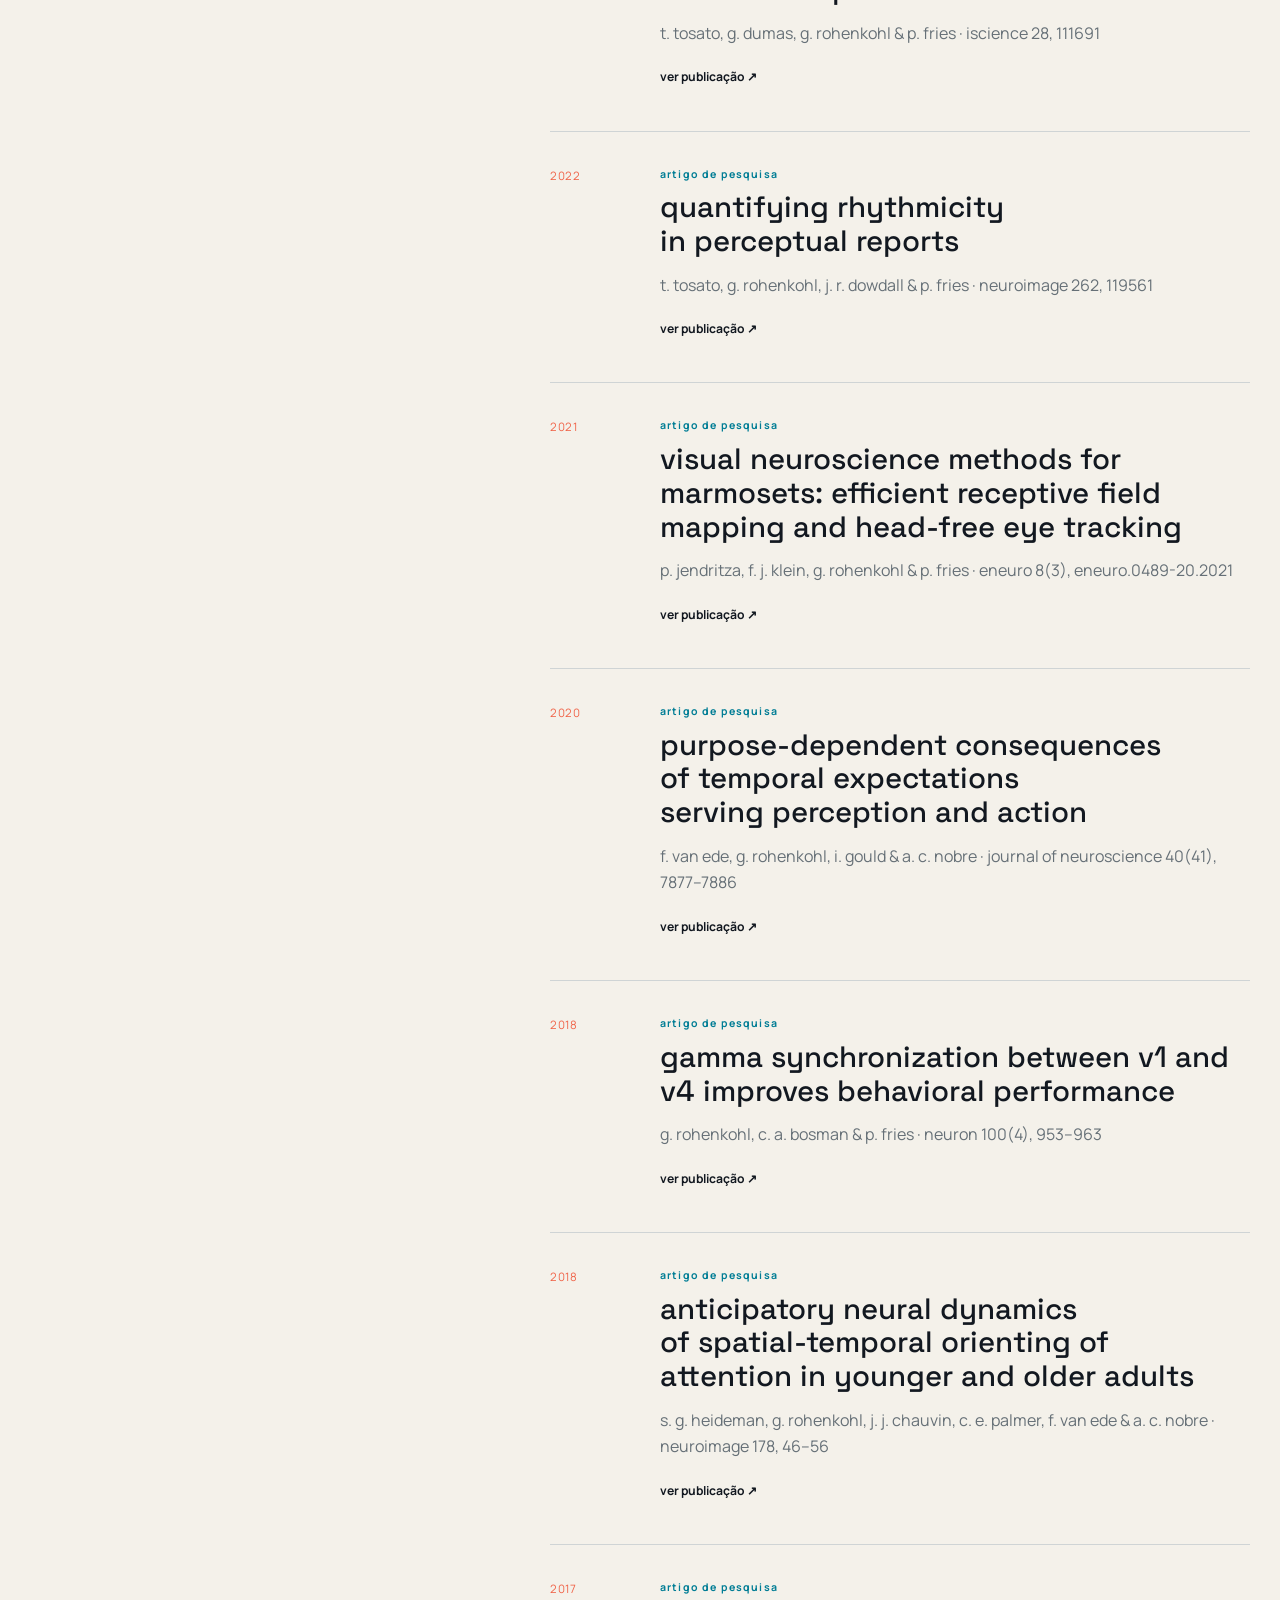
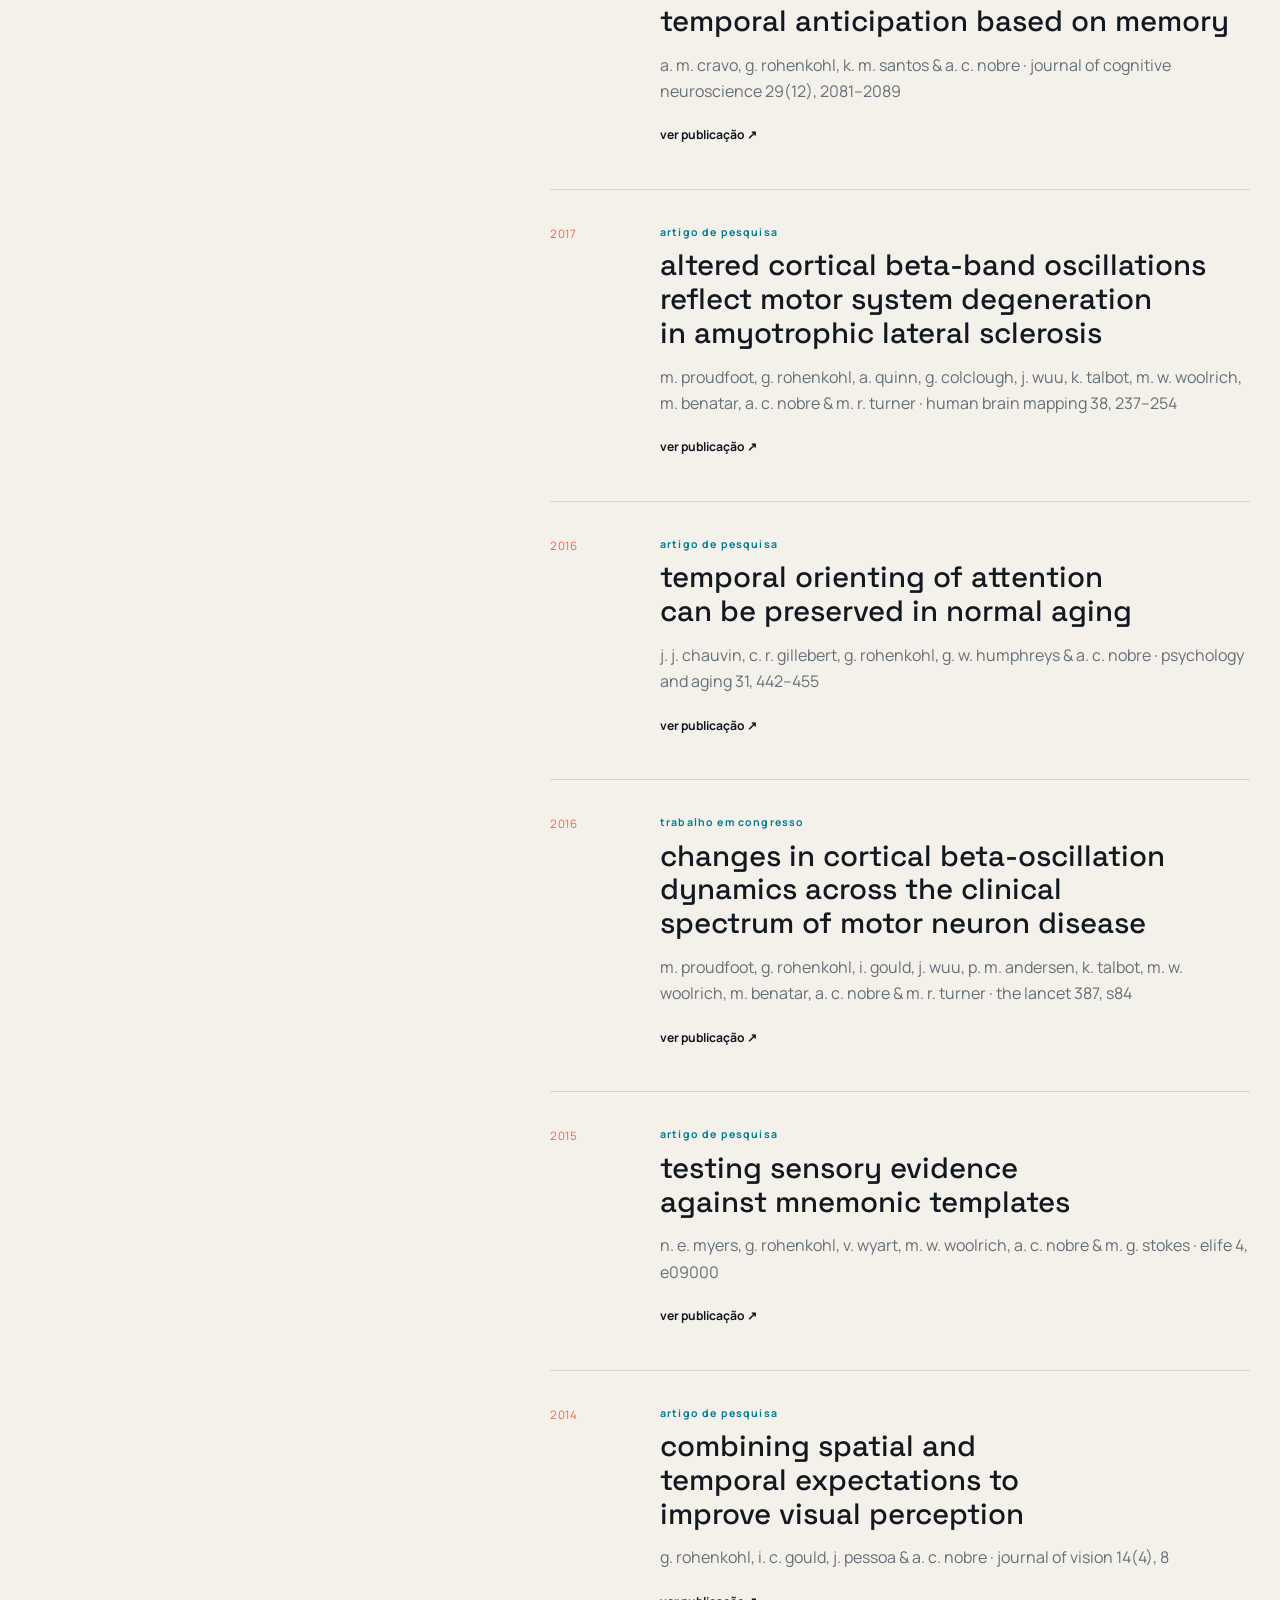
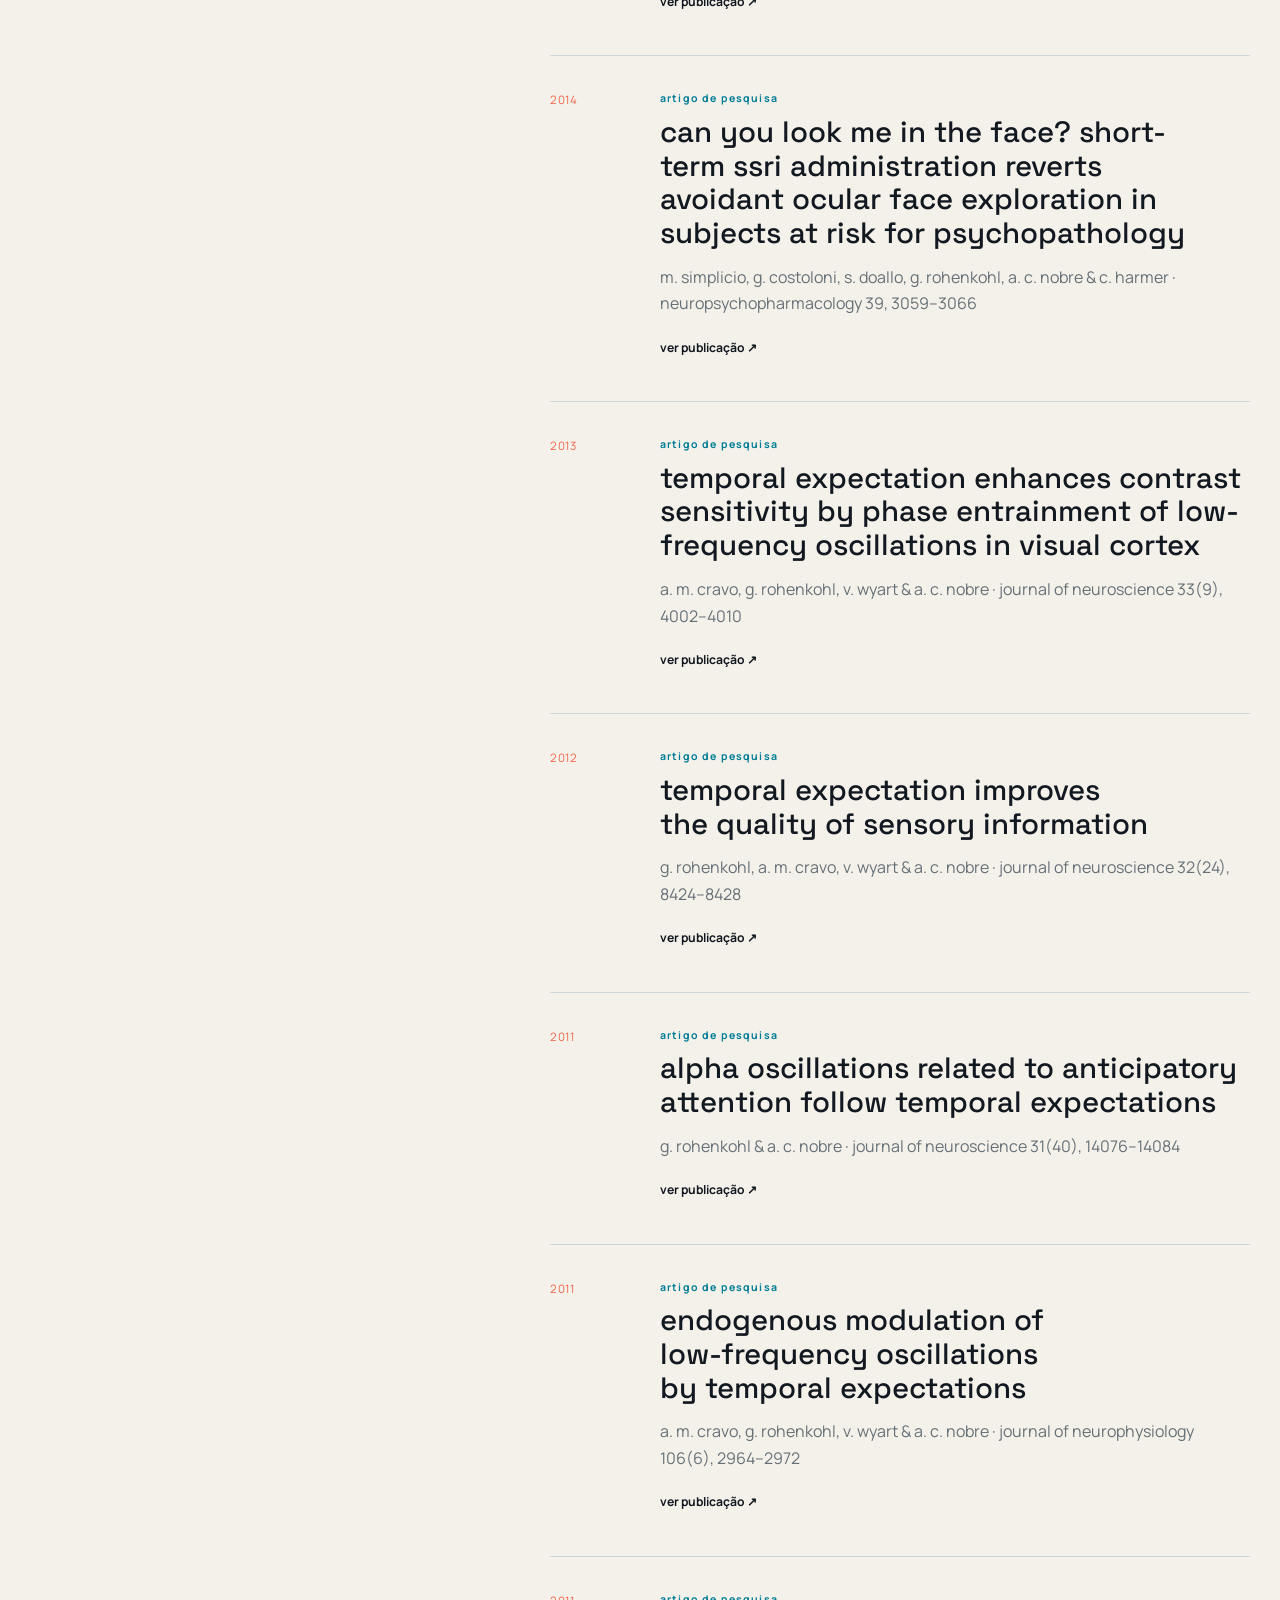
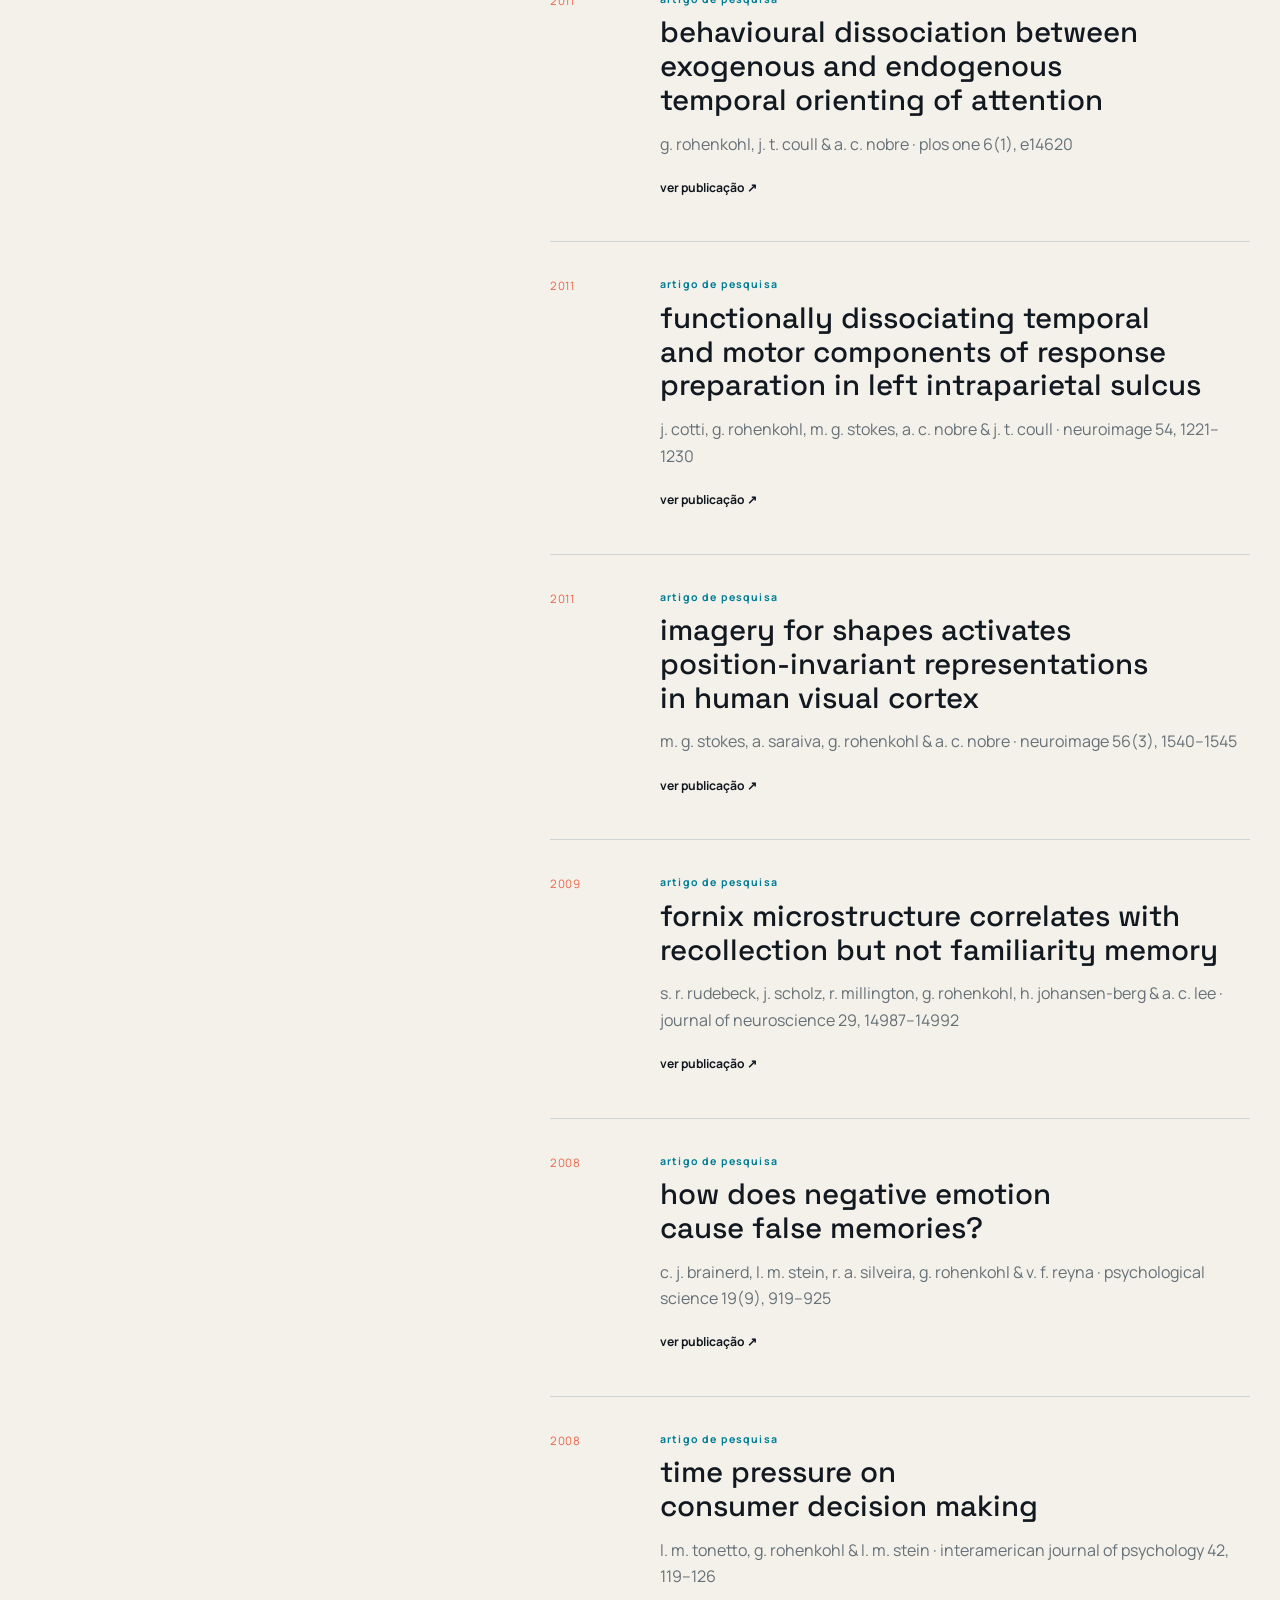
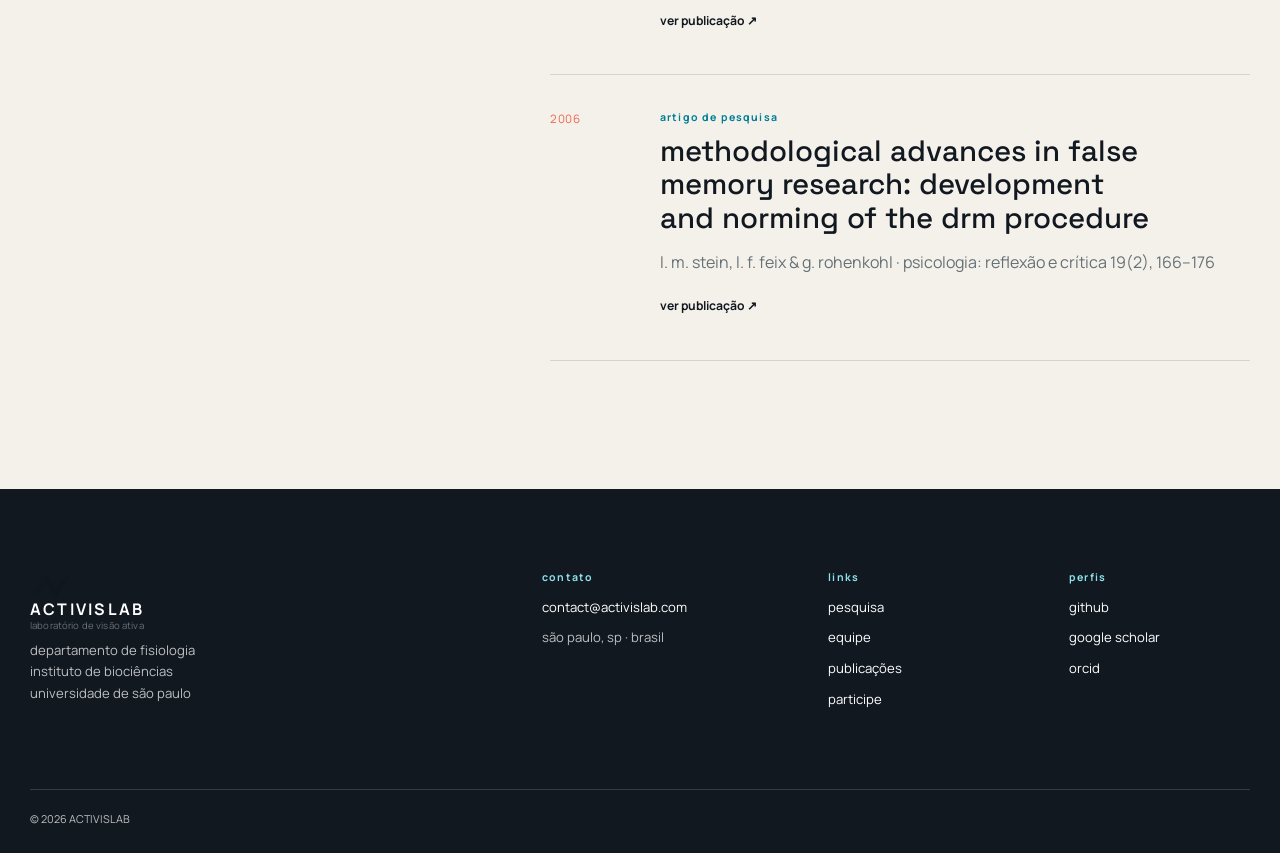
<file: publications-pt.html>
<!DOCTYPE html>
<html lang="pt-BR">
<head>
<meta charset="utf-8"/>
<meta content="width=device-width, initial-scale=1" name="viewport"/>
<meta content="artigos e preprints do laboratório de visão ativa sobre percepção, atenção, expectativa, movimentos oculares e dinâmica neural." name="description"/>
<meta content="#f4f1ea" name="theme-color"/>
<title>publicações — activislab</title>
    <link rel="icon" type="image/png" href="favicon.png">
<link href="https://fonts.googleapis.com" rel="preconnect"/>
<link crossorigin="" href="https://fonts.gstatic.com" rel="preconnect"/>
<link href="https://fonts.googleapis.com/css2?family=Manrope:wght@400;500;600;700&amp;family=Space+Grotesk:wght@400;500;600;700&amp;display=swap" rel="stylesheet"/>
<link href="publications.html" hreflang="en" rel="alternate"/>
<link href="publications-pt.html" hreflang="pt-BR" rel="alternate"/>
<link href="styles.css" rel="stylesheet"/>
<script defer="" src="script.js"></script>
</head>
<body>
<a class="skip-link" href="#main">ir para o conteúdo</a>
<header class="site-header" data-header="">
<div class="shell header-inner">
<a aria-label="página inicial do activislab" class="brand" href="index-pt.html#top">
<img alt="" aria-hidden="true" class="brand-logo" src="lab-logo.svg"/>
<span class="brand-copy">
<strong>activislab</strong>
<small>laboratório de visão ativa</small>
</span>
</a>
<button aria-controls="site-nav" aria-expanded="false" class="menu-toggle" data-menu-toggle="" type="button">
<span class="sr-only">alternar navegação</span>
<span></span><span></span>
</button>
<nav aria-label="navegação principal" class="site-nav" data-nav="" id="site-nav">
  <a href="index-pt.html">início</a>
  <a href="index-pt.html#research">pesquisa</a>
  <a href="people-pt.html">equipe</a>
  <a aria-current="page" href="publications-pt.html">publicações</a>
  <a href="index-pt.html#join">participe</a>
  <div aria-label="selecionar idioma" class="language-switch" role="group">
    <a aria-current="true" aria-label="Português" href="publications-pt.html" hreflang="pt-BR" lang="pt-BR">P</a>
    <span aria-hidden="true">-</span>
    <a aria-label="English" href="publications.html" hreflang="en" lang="en">E</a>
  </div>
  <a
      class="nav-github"
      href="https://github.com/activislab"
      target="_blank"
      rel="noopener noreferrer"
      aria-label="activislab no github"
      title="activislab no github"
    >
      <svg viewBox="0 0 24 24" aria-hidden="true" focusable="false">
        <path
          fill="currentColor"
          d="M12 .7C5.7.7.7 5.8.7 12.2c0 5.1 3.3 9.4 7.8 10.9.6.1.8-.3.8-.6v-2.2c-3.2.7-3.9-1.4-3.9-1.4-.5-1.4-1.3-1.8-1.3-1.8-1.1-.7.1-.7.1-.7 1.2.1 1.8 1.2 1.8 1.2 1.1 1.8 2.8 1.3 3.5 1 .1-.8.4-1.3.8-1.6-2.5-.3-5.2-1.3-5.2-5.6 0-1.2.4-2.3 1.2-3.1-.1-.3-.5-1.5.1-3.1 0 0 1-.3 3.2 1.2a11 11 0 0 1 5.8 0c2.2-1.5 3.2-1.2 3.2-1.2.6 1.6.2 2.8.1 3.1.8.8 1.2 1.9 1.2 3.1 0 4.3-2.6 5.3-5.2 5.6.4.4.8 1.1.8 2.1v3.1c0 .3.2.7.8.6 4.5-1.5 7.8-5.8 7.8-10.9C23.3 5.8 18.3.7 12 .7Z"
        />
      </svg>
    </a>
</nav>
</div>
</header>
<main id="main"><section class="page-hero publications-page-hero"><div class="shell page-hero-narrow reveal"><p class="eyebrow">publicações</p><h1>artigos e preprints.</h1><p class="page-intro">nosso trabalho examina visão ativa, atenção, expectativa, movimentos oculares e dinâmica neural em pesquisas com humanos e primatas não humanos.</p></div></section><section class="section publications-section" id="publications">
<div class="shell publications-grid">
<div class="section-heading sticky-heading reveal">
<p class="eyebrow">publicações</p>
<h2>artigos e preprints.</h2>
<p>artigos científicos, trabalhos em congresso e preprints, ordenados do mais recente ao mais antigo.</p>
<a class="button button-outline" href="https://scholar.google.com/citations?hl=en&amp;user=Nxv1kJoAAAAJ&amp;view_op=list_works&amp;sortby=pubdate" rel="noopener noreferrer" target="_blank">google scholar</a>
</div>
<div class="publication-list">
<article class="publication reveal">
<div class="pub-year">2026</div>
<div><p class="pub-type">preprint</p><h3>dissociable effects of feature expectation on saccades and presaccadic perception</h3><p>l. zimmermann bortoluzzi &amp; g. rohenkohl · biorxiv</p><a href="https://www.biorxiv.org/content/10.64898/2026.07.05.735520v1" rel="noopener noreferrer" target="_blank">ver publicação <span aria-hidden="true">↗</span></a></div>
</article><article class="publication reveal">
<div class="pub-year">2025</div>
<div><p class="pub-type">artigo de pesquisa</p><h3>presaccadic modulation of lateral interactions</h3><p>g. mueller de melo, i.o. pitorri &amp; g. rohenkohl · journal of vision 25(14), 7</p><a href="https://doi.org/10.1167/jov.25.14.7" rel="noopener noreferrer" target="_blank">ver publicação <span aria-hidden="true">↗</span></a></div>
</article><article class="publication reveal">
<div class="pub-year">2025</div>
<div><p class="pub-type">artigo de pesquisa</p><h3>presaccadic attentional shifts are not modulated by saccade amplitude</h3><p>l. zimmermann bortoluzzi, e. carlos-lima, g. mueller de melo, m. h. s. zhu &amp; g. rohenkohl · scientific reports 15, 27780</p><a href="https://doi.org/10.1038/s41598-025-09338-8" rel="noopener noreferrer" target="_blank">ver publicação <span aria-hidden="true">↗</span></a></div>
</article><article class="publication reveal">
<div class="pub-year">2025</div>
<div><p class="pub-type">artigo de pesquisa</p><h3>performance modulations phase-locked to action depend on internal state</h3><p>t. tosato, g. dumas, g. rohenkohl &amp; p. fries · iscience 28, 111691</p><a href="https://doi.org/10.1016/j.isci.2024.111691" rel="noopener noreferrer" target="_blank">ver publicação <span aria-hidden="true">↗</span></a></div>
</article><article class="publication reveal">
<div class="pub-year">2022</div>
<div><p class="pub-type">artigo de pesquisa</p><h3>quantifying rhythmicity in perceptual reports</h3><p>t. tosato, g. rohenkohl, j. r. dowdall &amp; p. fries · neuroimage 262, 119561</p><a href="https://doi.org/10.1016/j.neuroimage.2022.119561" rel="noopener noreferrer" target="_blank">ver publicação <span aria-hidden="true">↗</span></a></div>
</article><article class="publication reveal">
<div class="pub-year">2021</div>
<div><p class="pub-type">artigo de pesquisa</p><h3>visual neuroscience methods for marmosets: efficient receptive field mapping and head-free eye tracking</h3><p>p. jendritza, f. j. klein, g. rohenkohl &amp; p. fries · eneuro 8(3), eneuro.0489-20.2021</p><a href="https://doi.org/10.1523/ENEURO.0489-20.2021" rel="noopener noreferrer" target="_blank">ver publicação <span aria-hidden="true">↗</span></a></div>
</article><article class="publication reveal">
<div class="pub-year">2020</div>
<div><p class="pub-type">artigo de pesquisa</p><h3>purpose-dependent consequences of temporal expectations serving perception and action</h3><p>f. van ede, g. rohenkohl, i. gould &amp; a. c. nobre · journal of neuroscience 40(41), 7877–7886</p><a href="https://doi.org/10.1523/JNEUROSCI.1134-20.2020" rel="noopener noreferrer" target="_blank">ver publicação <span aria-hidden="true">↗</span></a></div>
</article><article class="publication reveal">
<div class="pub-year">2018</div>
<div><p class="pub-type">artigo de pesquisa</p><h3>gamma synchronization between v1 and v4 improves behavioral performance</h3><p>g. rohenkohl, c. a. bosman &amp; p. fries · neuron 100(4), 953–963</p><a href="https://scholar.google.com/scholar?q=gamma+synchronization+between+v1+and+v4+improves+behavioral+performance" rel="noopener noreferrer" target="_blank">ver publicação <span aria-hidden="true">↗</span></a></div>
</article><article class="publication reveal">
<div class="pub-year">2018</div>
<div><p class="pub-type">artigo de pesquisa</p><h3>anticipatory neural dynamics of spatial-temporal orienting of attention in younger and older adults</h3><p>s. g. heideman, g. rohenkohl, j. j. chauvin, c. e. palmer, f. van ede &amp; a. c. nobre · neuroimage 178, 46–56</p><a href="https://scholar.google.com/scholar?q=anticipatory+neural+dynamics+of+spatial-temporal+orienting+of+attention+in+younger+and+older+adults" rel="noopener noreferrer" target="_blank">ver publicação <span aria-hidden="true">↗</span></a></div>
</article><article class="publication reveal">
<div class="pub-year">2017</div>
<div><p class="pub-type">artigo de pesquisa</p><h3>temporal anticipation based on memory</h3><p>a. m. cravo, g. rohenkohl, k. m. santos &amp; a. c. nobre · journal of cognitive neuroscience 29(12), 2081–2089</p><a href="https://scholar.google.com/scholar?q=temporal+anticipation+based+on+memory" rel="noopener noreferrer" target="_blank">ver publicação <span aria-hidden="true">↗</span></a></div>
</article><article class="publication reveal">
<div class="pub-year">2017</div>
<div><p class="pub-type">artigo de pesquisa</p><h3>altered cortical beta-band oscillations reflect motor system degeneration in amyotrophic lateral sclerosis</h3><p>m. proudfoot, g. rohenkohl, a. quinn, g. colclough, j. wuu, k. talbot, m. w. woolrich, m. benatar, a. c. nobre &amp; m. r. turner · human brain mapping 38, 237–254</p><a href="https://scholar.google.com/scholar?q=altered+cortical+beta-band+oscillations+reflect+motor+system+degeneration+in+amyotrophic+lateral+sclerosis" rel="noopener noreferrer" target="_blank">ver publicação <span aria-hidden="true">↗</span></a></div>
</article><article class="publication reveal">
<div class="pub-year">2016</div>
<div><p class="pub-type">artigo de pesquisa</p><h3>temporal orienting of attention can be preserved in normal aging</h3><p>j. j. chauvin, c. r. gillebert, g. rohenkohl, g. w. humphreys &amp; a. c. nobre · psychology and aging 31, 442–455</p><a href="https://scholar.google.com/scholar?q=temporal+orienting+of+attention+can+be+preserved+in+normal+aging" rel="noopener noreferrer" target="_blank">ver publicação <span aria-hidden="true">↗</span></a></div>
</article><article class="publication reveal">
<div class="pub-year">2016</div>
<div><p class="pub-type">trabalho em congresso</p><h3>changes in cortical beta-oscillation dynamics across the clinical spectrum of motor neuron disease</h3><p>m. proudfoot, g. rohenkohl, i. gould, j. wuu, p. m. andersen, k. talbot, m. w. woolrich, m. benatar, a. c. nobre &amp; m. r. turner · the lancet 387, s84</p><a href="https://scholar.google.com/scholar?q=changes+in+cortical+beta-oscillation+dynamics+across+the+clinical+spectrum+of+motor+neuron+disease" rel="noopener noreferrer" target="_blank">ver publicação <span aria-hidden="true">↗</span></a></div>
</article><article class="publication reveal">
<div class="pub-year">2015</div>
<div><p class="pub-type">artigo de pesquisa</p><h3>testing sensory evidence against mnemonic templates</h3><p>n. e. myers, g. rohenkohl, v. wyart, m. w. woolrich, a. c. nobre &amp; m. g. stokes · elife 4, e09000</p><a href="https://scholar.google.com/scholar?q=testing+sensory+evidence+against+mnemonic+templates" rel="noopener noreferrer" target="_blank">ver publicação <span aria-hidden="true">↗</span></a></div>
</article><article class="publication reveal">
<div class="pub-year">2014</div>
<div><p class="pub-type">artigo de pesquisa</p><h3>combining spatial and temporal expectations to improve visual perception</h3><p>g. rohenkohl, i. c. gould, j. pessoa &amp; a. c. nobre · journal of vision 14(4), 8</p><a href="https://scholar.google.com/scholar?q=combining+spatial+and+temporal+expectations+to+improve+visual+perception" rel="noopener noreferrer" target="_blank">ver publicação <span aria-hidden="true">↗</span></a></div>
</article><article class="publication reveal">
<div class="pub-year">2014</div>
<div><p class="pub-type">artigo de pesquisa</p><h3>can you look me in the face? short-term ssri administration reverts avoidant ocular face exploration in subjects at risk for psychopathology</h3><p>m. simplicio, g. costoloni, s. doallo, g. rohenkohl, a. c. nobre &amp; c. harmer · neuropsychopharmacology 39, 3059–3066</p><a href="https://scholar.google.com/scholar?q=can+you+look+me+in+the+face%3F+short-term+ssri+administration+reverts+avoidant+ocular+face+exploration+in+subjects+at+risk+for+psychopathology" rel="noopener noreferrer" target="_blank">ver publicação <span aria-hidden="true">↗</span></a></div>
</article><article class="publication reveal">
<div class="pub-year">2013</div>
<div><p class="pub-type">artigo de pesquisa</p><h3>temporal expectation enhances contrast sensitivity by phase entrainment of low-frequency oscillations in visual cortex</h3><p>a. m. cravo, g. rohenkohl, v. wyart &amp; a. c. nobre · journal of neuroscience 33(9), 4002–4010</p><a href="https://doi.org/10.1523/JNEUROSCI.4670-12.2013" rel="noopener noreferrer" target="_blank">ver publicação <span aria-hidden="true">↗</span></a></div>
</article><article class="publication reveal">
<div class="pub-year">2012</div>
<div><p class="pub-type">artigo de pesquisa</p><h3>temporal expectation improves the quality of sensory information</h3><p>g. rohenkohl, a. m. cravo, v. wyart &amp; a. c. nobre · journal of neuroscience 32(24), 8424–8428</p><a href="https://doi.org/10.1523/JNEUROSCI.0804-12.2012" rel="noopener noreferrer" target="_blank">ver publicação <span aria-hidden="true">↗</span></a></div>
</article><article class="publication reveal">
<div class="pub-year">2011</div>
<div><p class="pub-type">artigo de pesquisa</p><h3>alpha oscillations related to anticipatory attention follow temporal expectations</h3><p>g. rohenkohl &amp; a. c. nobre · journal of neuroscience 31(40), 14076–14084</p><a href="https://scholar.google.com/scholar?q=alpha+oscillations+related+to+anticipatory+attention+follow+temporal+expectations" rel="noopener noreferrer" target="_blank">ver publicação <span aria-hidden="true">↗</span></a></div>
</article><article class="publication reveal">
<div class="pub-year">2011</div>
<div><p class="pub-type">artigo de pesquisa</p><h3>endogenous modulation of low-frequency oscillations by temporal expectations</h3><p>a. m. cravo, g. rohenkohl, v. wyart &amp; a. c. nobre · journal of neurophysiology 106(6), 2964–2972</p><a href="https://scholar.google.com/scholar?q=endogenous+modulation+of+low-frequency+oscillations+by+temporal+expectations" rel="noopener noreferrer" target="_blank">ver publicação <span aria-hidden="true">↗</span></a></div>
</article><article class="publication reveal">
<div class="pub-year">2011</div>
<div><p class="pub-type">artigo de pesquisa</p><h3>behavioural dissociation between exogenous and endogenous temporal orienting of attention</h3><p>g. rohenkohl, j. t. coull &amp; a. c. nobre · plos one 6(1), e14620</p><a href="https://doi.org/10.1371/journal.pone.0014620" rel="noopener noreferrer" target="_blank">ver publicação <span aria-hidden="true">↗</span></a></div>
</article><article class="publication reveal">
<div class="pub-year">2011</div>
<div><p class="pub-type">artigo de pesquisa</p><h3>functionally dissociating temporal and motor components of response preparation in left intraparietal sulcus</h3><p>j. cotti, g. rohenkohl, m. g. stokes, a. c. nobre &amp; j. t. coull · neuroimage 54, 1221–1230</p><a href="https://scholar.google.com/scholar?q=functionally+dissociating+temporal+and+motor+components+of+response+preparation+in+left+intraparietal+sulcus" rel="noopener noreferrer" target="_blank">ver publicação <span aria-hidden="true">↗</span></a></div>
</article><article class="publication reveal">
<div class="pub-year">2011</div>
<div><p class="pub-type">artigo de pesquisa</p><h3>imagery for shapes activates position-invariant representations in human visual cortex</h3><p>m. g. stokes, a. saraiva, g. rohenkohl &amp; a. c. nobre · neuroimage 56(3), 1540–1545</p><a href="https://scholar.google.com/scholar?q=imagery+for+shapes+activates+position-invariant+representations+in+human+visual+cortex" rel="noopener noreferrer" target="_blank">ver publicação <span aria-hidden="true">↗</span></a></div>
</article><article class="publication reveal">
<div class="pub-year">2009</div>
<div><p class="pub-type">artigo de pesquisa</p><h3>fornix microstructure correlates with recollection but not familiarity memory</h3><p>s. r. rudebeck, j. scholz, r. millington, g. rohenkohl, h. johansen-berg &amp; a. c. lee · journal of neuroscience 29, 14987–14992</p><a href="https://scholar.google.com/scholar?q=fornix+microstructure+correlates+with+recollection+but+not+familiarity+memory" rel="noopener noreferrer" target="_blank">ver publicação <span aria-hidden="true">↗</span></a></div>
</article><article class="publication reveal">
<div class="pub-year">2008</div>
<div><p class="pub-type">artigo de pesquisa</p><h3>how does negative emotion cause false memories?</h3><p>c. j. brainerd, l. m. stein, r. a. silveira, g. rohenkohl &amp; v. f. reyna · psychological science 19(9), 919–925</p><a href="https://scholar.google.com/scholar?q=how+does+negative+emotion+cause+false+memories%3F" rel="noopener noreferrer" target="_blank">ver publicação <span aria-hidden="true">↗</span></a></div>
</article><article class="publication reveal">
<div class="pub-year">2008</div>
<div><p class="pub-type">artigo de pesquisa</p><h3>time pressure on consumer decision making</h3><p>l. m. tonetto, g. rohenkohl &amp; l. m. stein · interamerican journal of psychology 42, 119–126</p><a href="https://scholar.google.com/scholar?q=time+pressure+on+consumer+decision+making" rel="noopener noreferrer" target="_blank">ver publicação <span aria-hidden="true">↗</span></a></div>
</article><article class="publication reveal">
<div class="pub-year">2006</div>
<div><p class="pub-type">artigo de pesquisa</p><h3>methodological advances in false memory research: development and norming of the drm procedure</h3><p>l. m. stein, l. f. feix &amp; g. rohenkohl · psicologia: reflexão e crítica 19(2), 166–176</p><a href="https://scholar.google.com/scholar?q=methodological+advances+in+false+memory+research%3A+development+and+norming+of+the+drm+procedure" rel="noopener noreferrer" target="_blank">ver publicação <span aria-hidden="true">↗</span></a></div>
</article>
</div>
</div>
</section></main>
<footer class="site-footer" id="contact">
<div class="shell footer-grid">
<div>
<a class="brand footer-brand" href="index-pt.html#top">
<img alt="" aria-hidden="true" class="brand-logo footer-brand-logo" src="lab-logo.svg"/>
<span class="brand-copy"><strong>activislab</strong><small>laboratório de visão ativa</small></span>
</a>
<p>departamento de fisiologia<br/>instituto de biociências<br/>universidade de são paulo</p>
</div>
<div>
<p class="footer-label">contato</p>
<a href="mailto:contact@activislab.com">contact@activislab.com</a>
<p>são paulo, sp · brasil</p>
</div>
<div>
<p class="footer-label">links</p>
<a href="index-pt.html#research">pesquisa</a>
<a href="people-pt.html">equipe</a>
<a href="publications-pt.html">publicações</a>
<a href="index-pt.html#join">participe</a>
</div>
<div>
<p class="footer-label">perfis</p>
<a href="https://github.com/activislab" rel="noopener noreferrer" target="_blank">github</a>
<a href="https://scholar.google.com/citations?hl=en&amp;user=Nxv1kJoAAAAJ" rel="noopener noreferrer" target="_blank">google scholar</a>
<a href="https://orcid.org/0000-0002-6841-5240" rel="noopener noreferrer" target="_blank">orcid</a>
</div>
</div>
<div class="shell footer-bottom">
<span>© <span data-year=""></span> <span class="lab-name">activislab</span></span>
</div>
</footer>
</body>
</html>
</file>
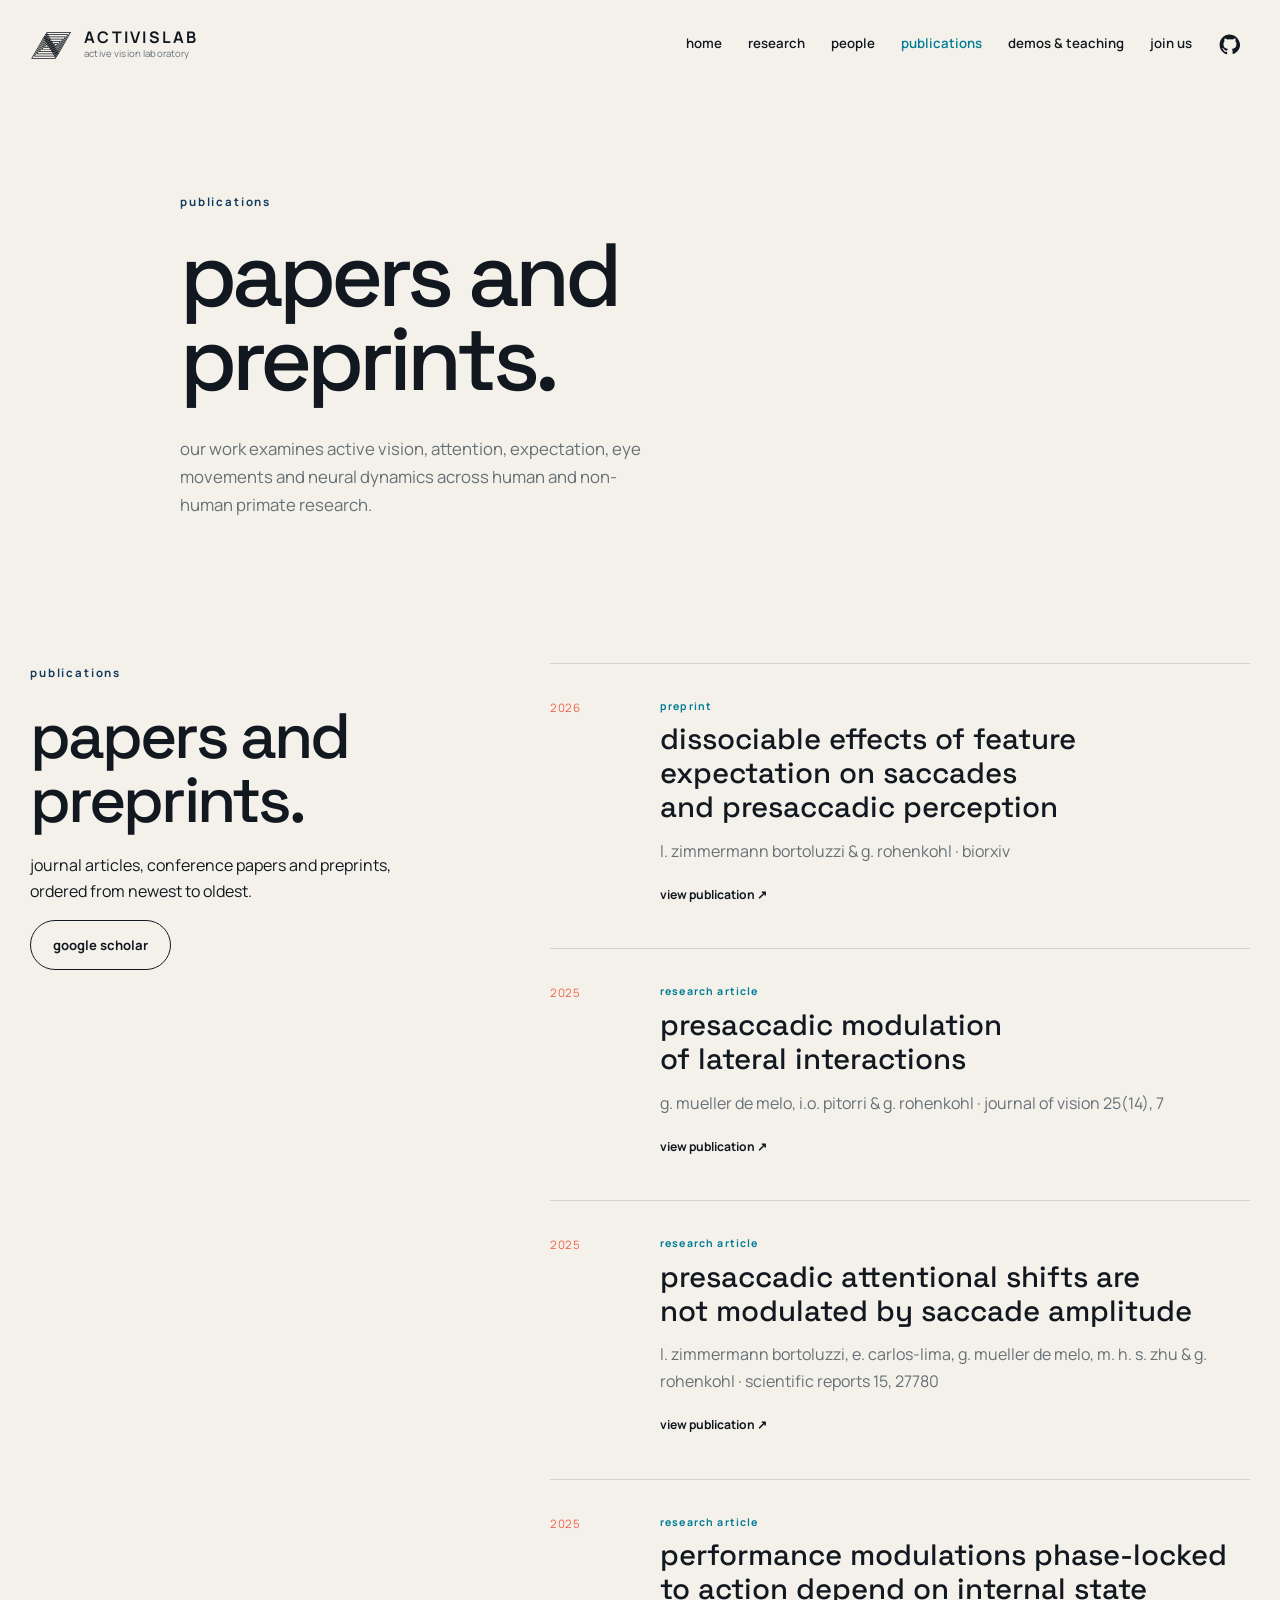
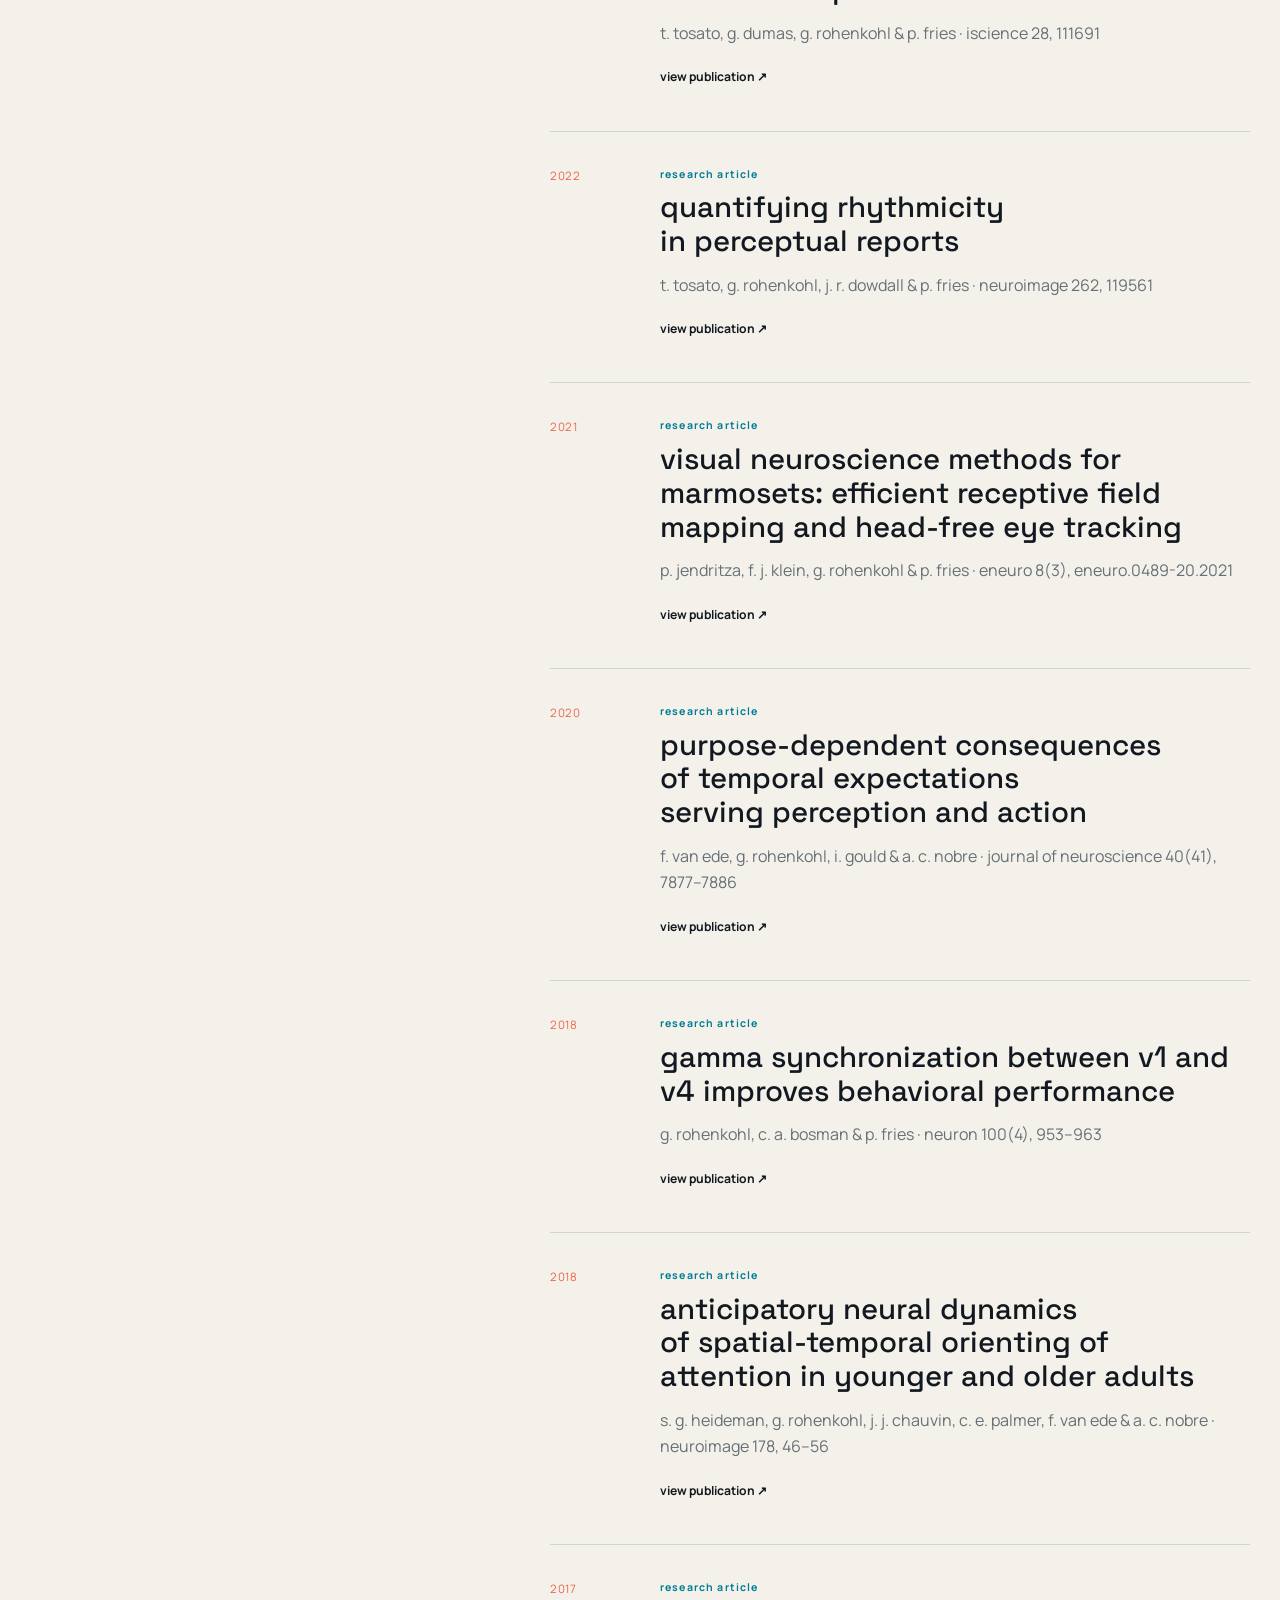
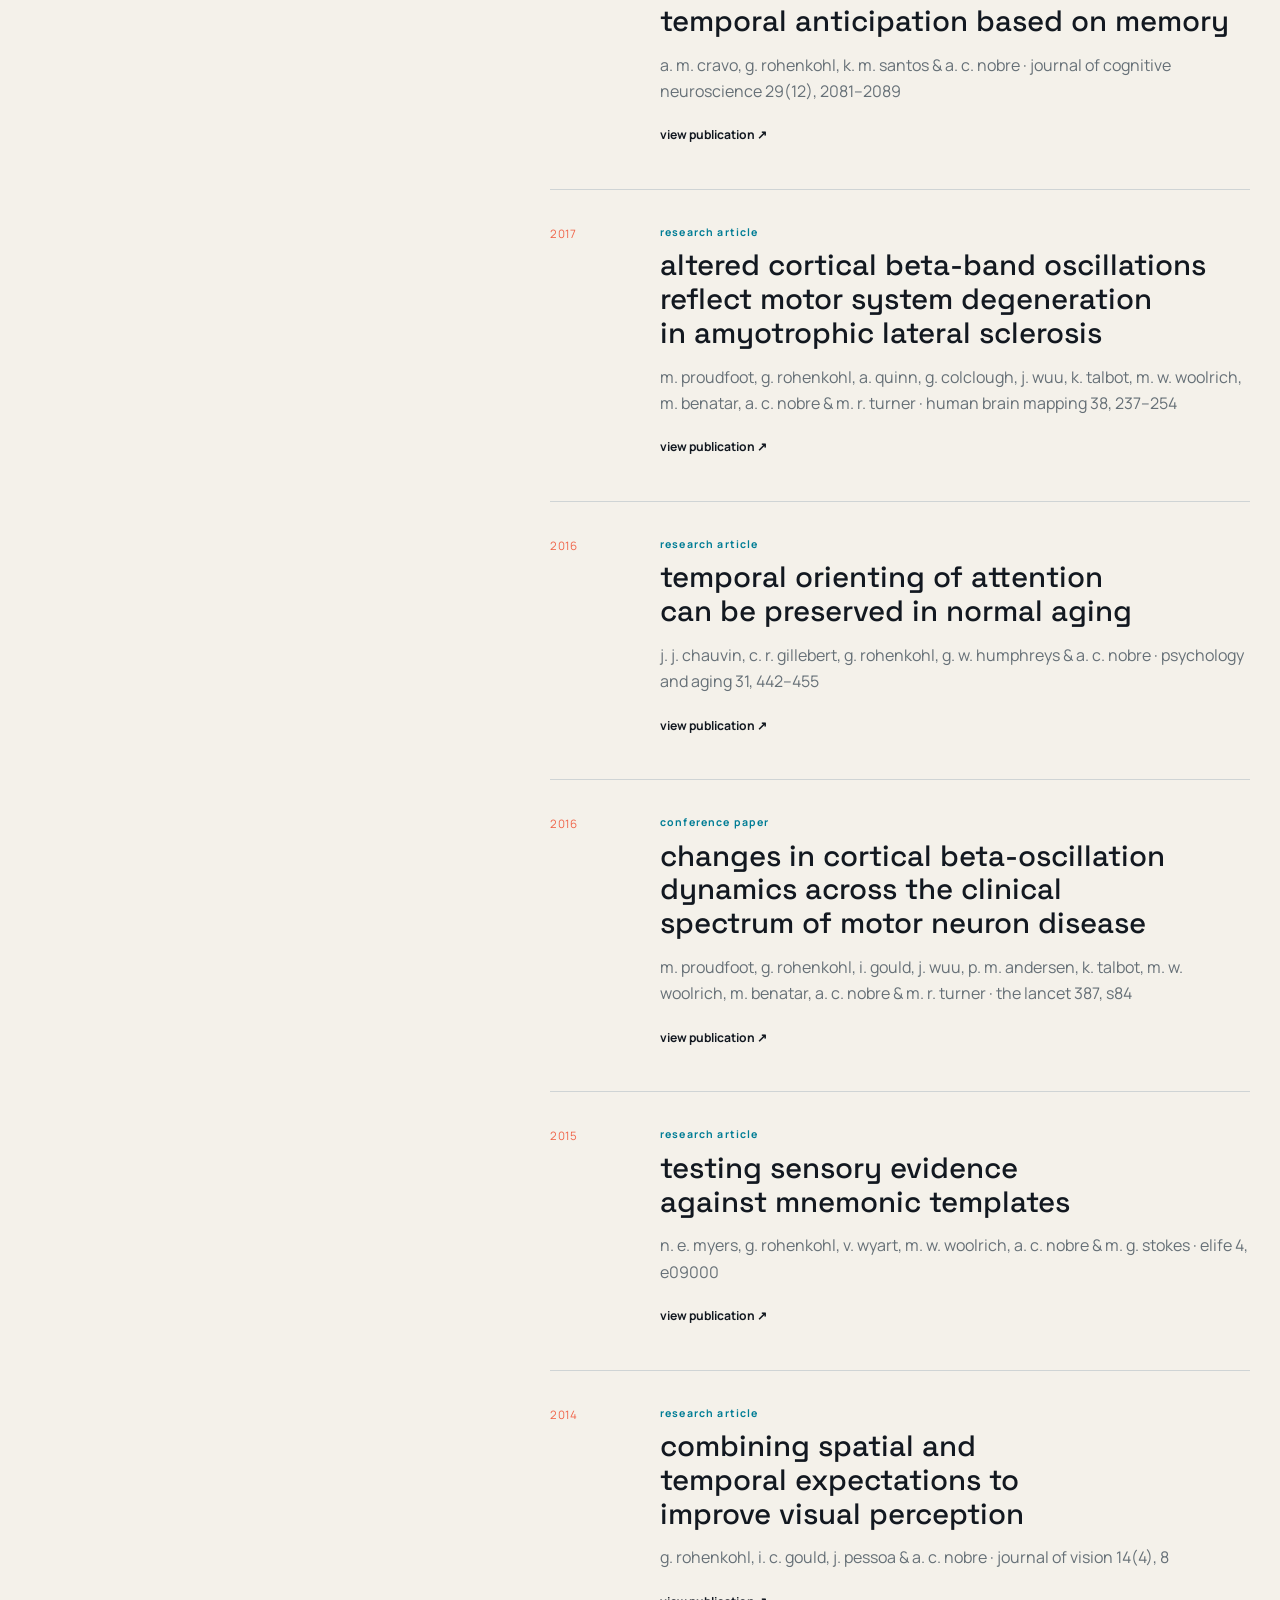
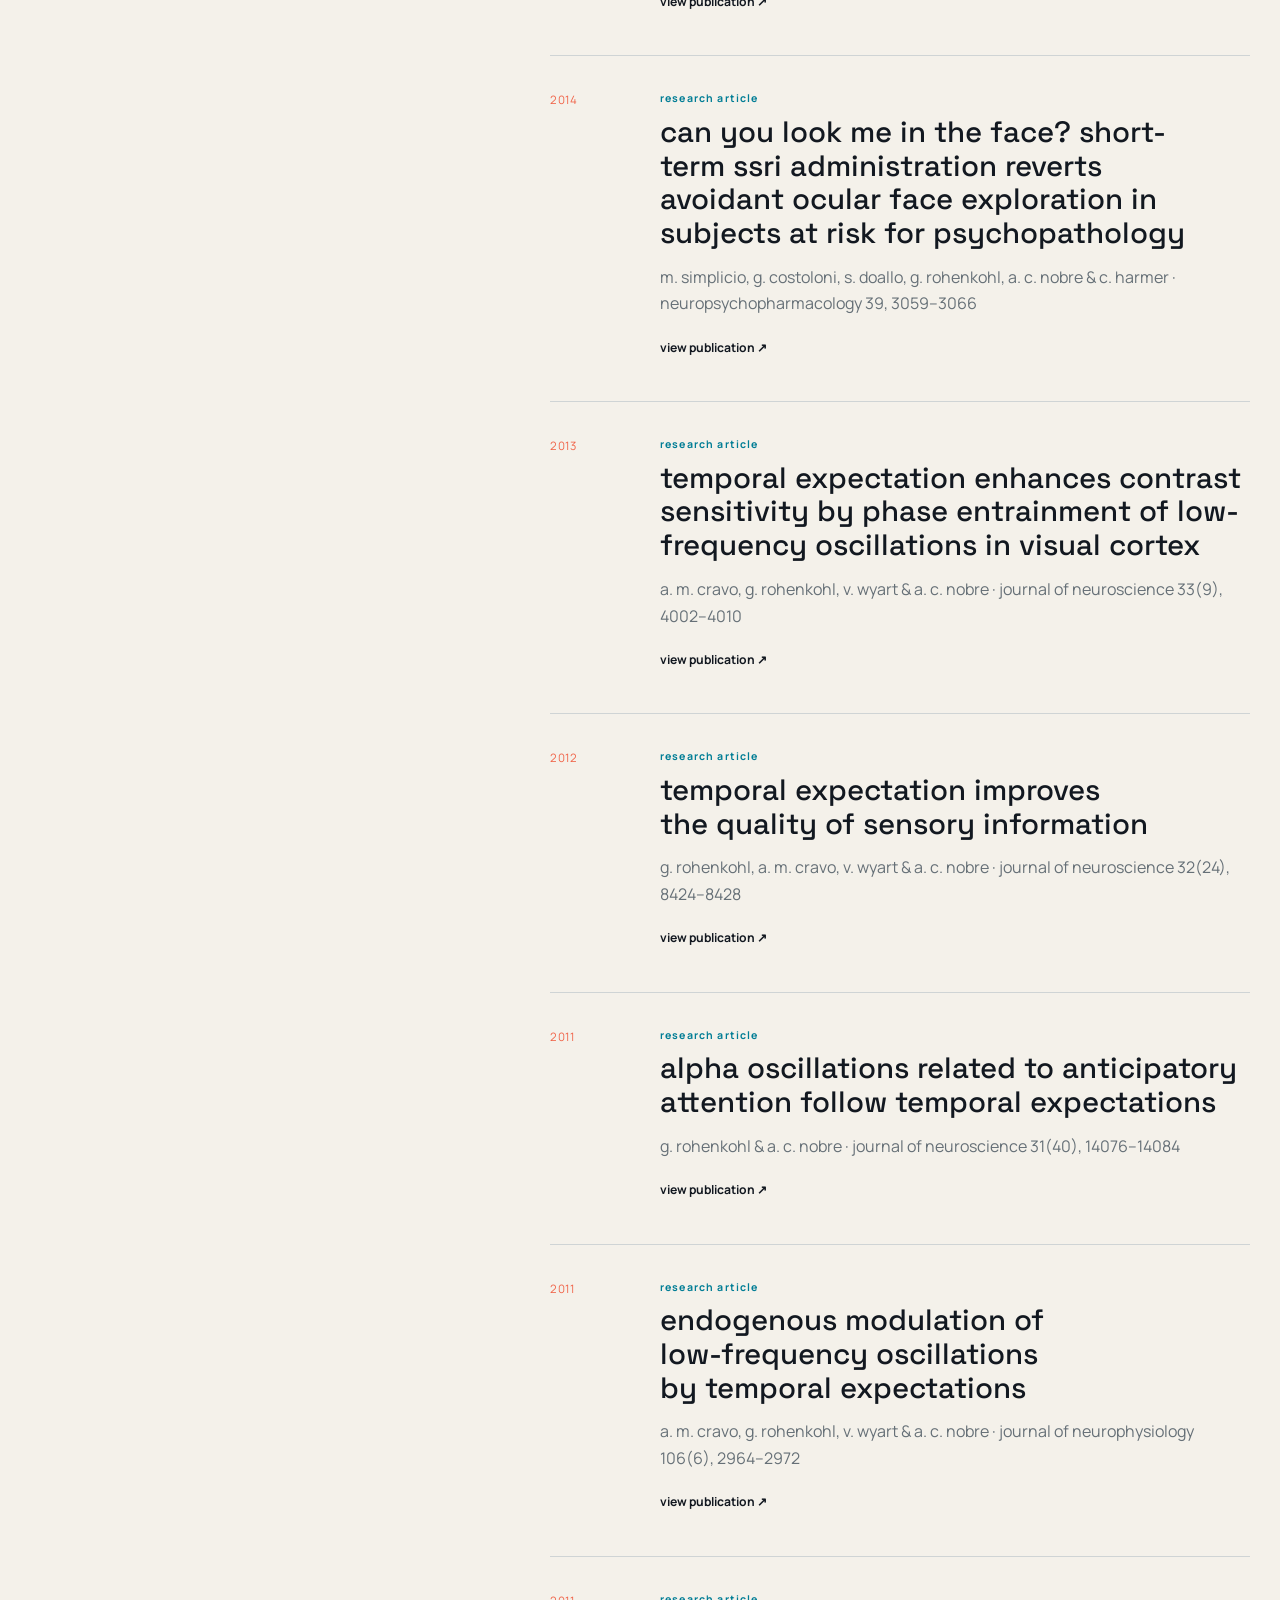
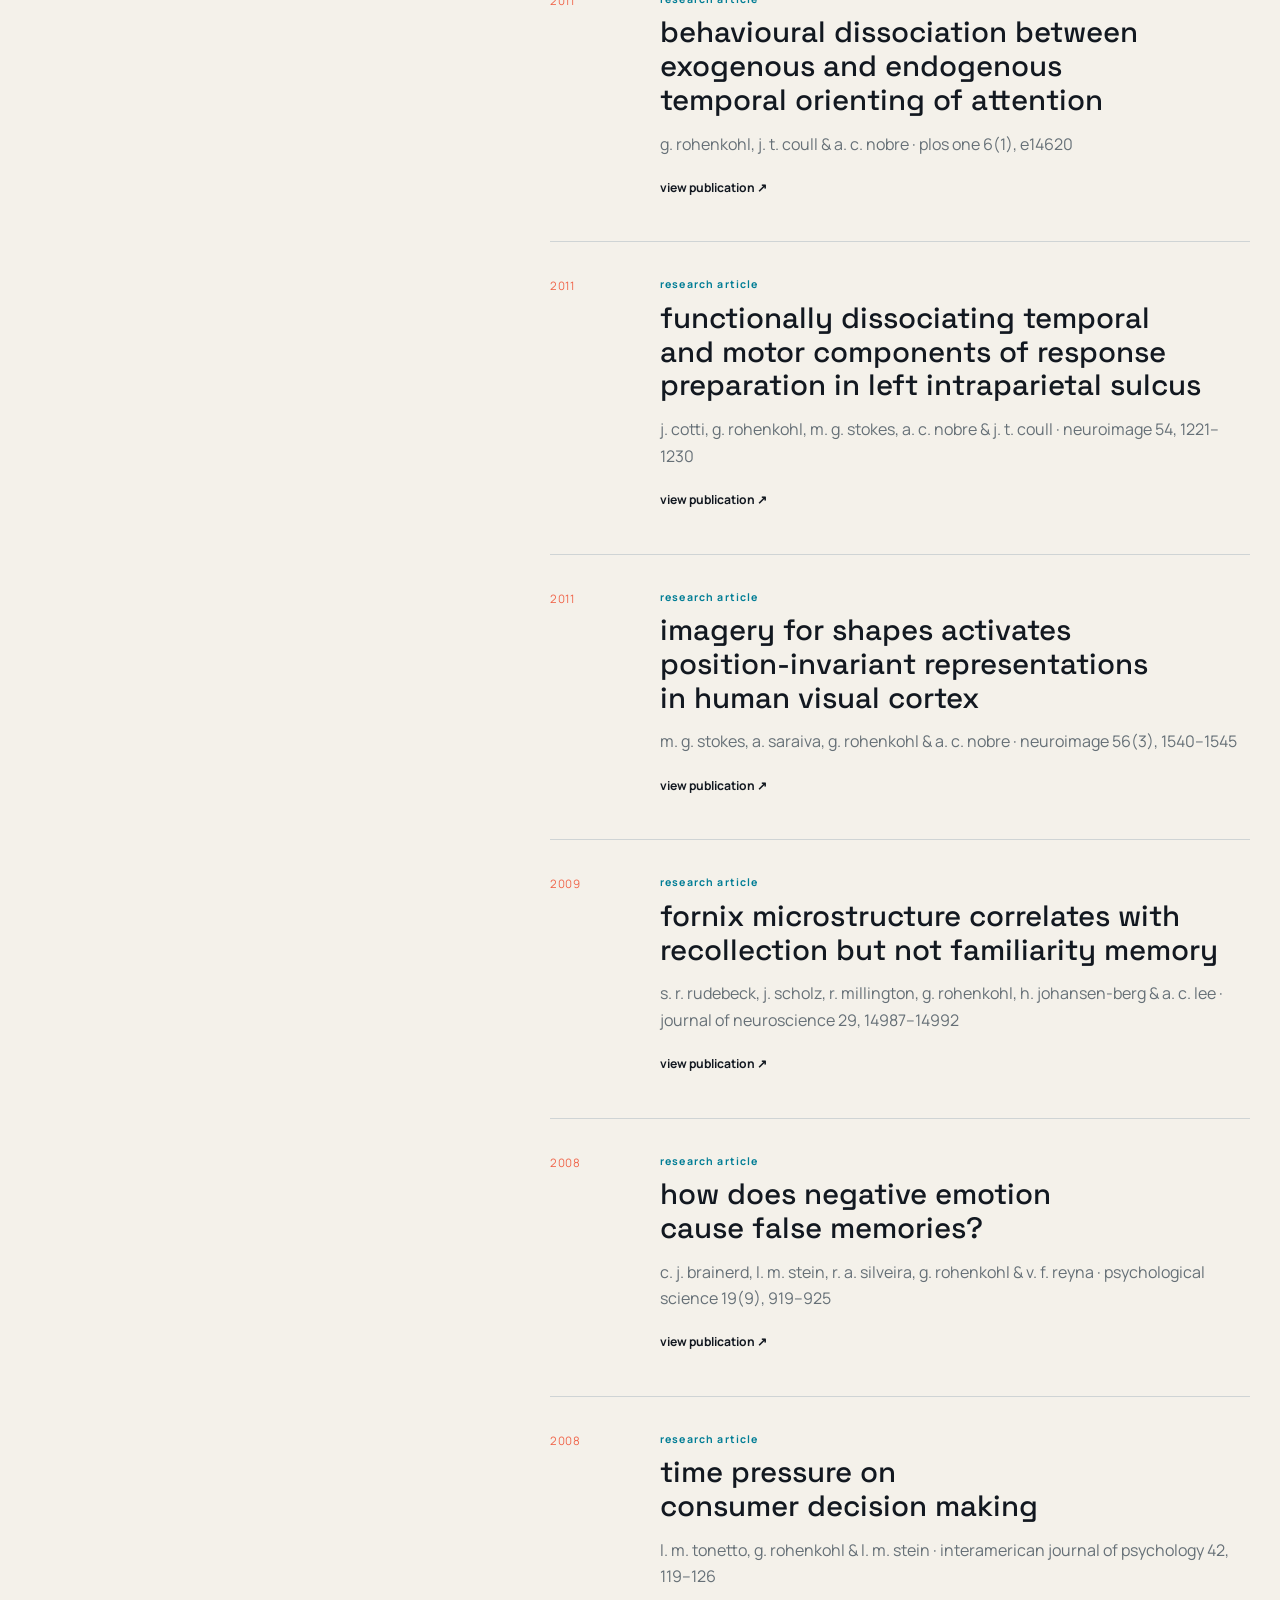
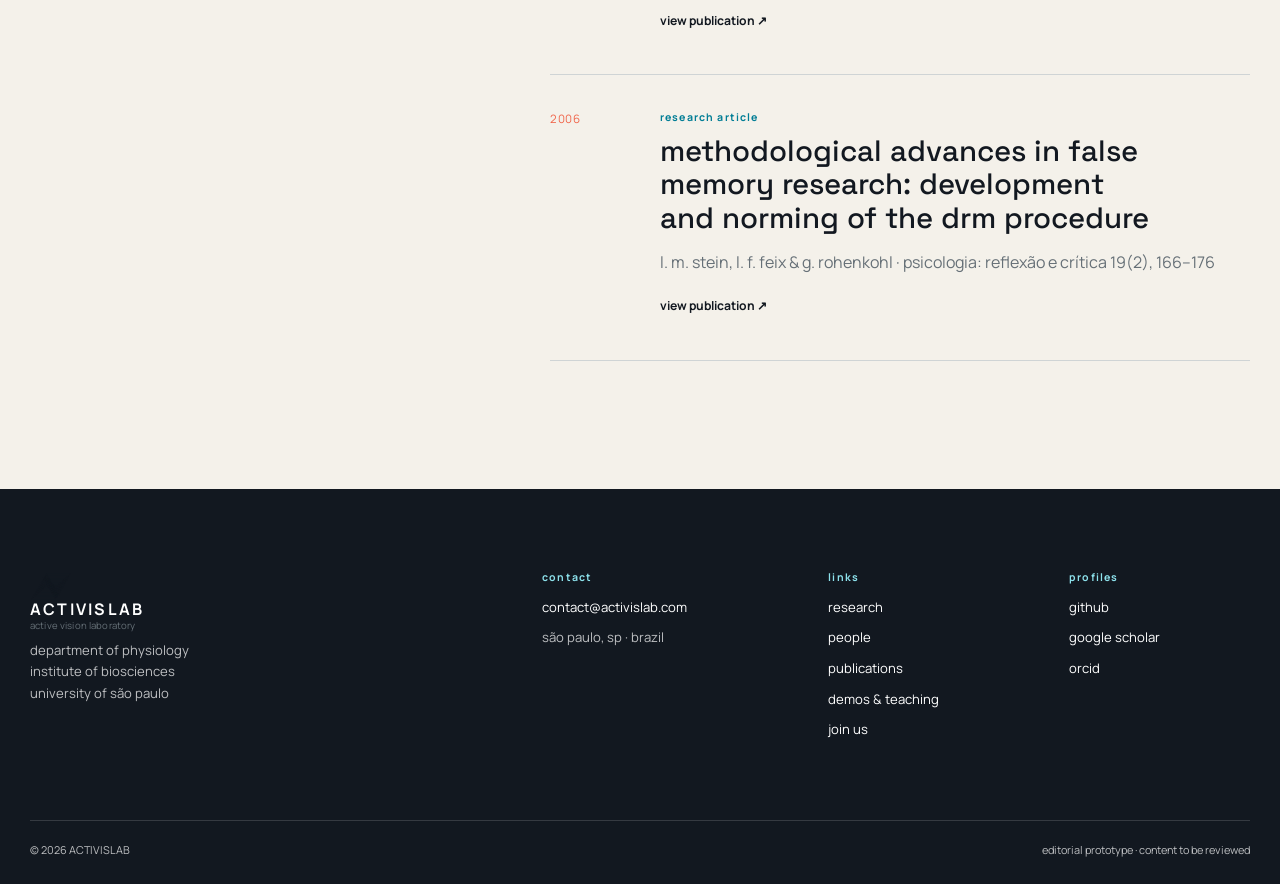
<file: publications.html>
<!DOCTYPE html>
<html lang="en">
<head>
<meta charset="utf-8"/>
<meta content="width=device-width, initial-scale=1" name="viewport"/>
<meta content="the active vision laboratory investigates how eye movements, attention, expectation and neural activity shape visual perception." name="description"/>
<meta content="#f4f1ea" name="theme-color"/>
<title>publications — activislab</title>
<link href="https://fonts.googleapis.com" rel="preconnect"/>
<link crossorigin="" href="https://fonts.gstatic.com" rel="preconnect"/>
<link href="https://fonts.googleapis.com/css2?family=Manrope:wght@400;500;600;700&amp;family=Space+Grotesk:wght@400;500;600;700&amp;display=swap" rel="stylesheet"/>
<link href="styles.css" rel="stylesheet"/>
<script defer="" src="script.js"></script>
</head>
<body>
<a class="skip-link" href="#main">skip to content</a>
<header class="site-header" data-header="">
<div class="shell header-inner">
<a aria-label="activislab home" class="brand" href="index.html#top">
<img alt="" aria-hidden="true" class="brand-logo" src="lab-logo.svg"/>
<span class="brand-copy">
<strong>activislab</strong>
<small>active vision laboratory</small>
</span>
</a>
<button aria-controls="site-nav" aria-expanded="false" class="menu-toggle" data-menu-toggle="" type="button">
<span class="sr-only">toggle navigation</span>
<span></span><span></span>
</button>
<nav aria-label="primary navigation" class="site-nav" data-nav="" id="site-nav">
  <a href="index.html">home</a>
  <a href="index.html#research">research</a>
  <a href="people.html">people</a>
  <a aria-current="page" href="publications.html">publications</a>
  <a href="demos-teaching.html">demos &amp; teaching</a>
  <a href="index.html#join">join us</a>
  <a class="nav-github" href="https://github.com/activislab" target="_blank" rel="noopener noreferrer" aria-label="activislab on github" title="activislab on github">
    <svg viewBox="0 0 24 24" aria-hidden="true" focusable="false">
      <path fill="currentColor" d="M12 .7C5.7.7.7 5.8.7 12.2c0 5.1 3.3 9.4 7.8 10.9.6.1.8-.3.8-.6v-2.2c-3.2.7-3.9-1.4-3.9-1.4-.5-1.4-1.3-1.8-1.3-1.8-1.1-.7.1-.7.1-.7 1.2.1 1.8 1.2 1.8 1.2 1.1 1.8 2.8 1.3 3.5 1 .1-.8.4-1.3.8-1.6-2.5-.3-5.2-1.3-5.2-5.6 0-1.2.4-2.3 1.2-3.1-.1-.3-.5-1.5.1-3.1 0 0 1-.3 3.2 1.2a11 11 0 0 1 5.8 0c2.2-1.5 3.2-1.2 3.2-1.2.6 1.6.2 2.8.1 3.1.8.8 1.2 1.9 1.2 3.1 0 4.3-2.6 5.3-5.2 5.6.4.4.8 1.1.8 2.1v3.1c0 .3.2.7.8.6 4.5-1.5 7.8-5.8 7.8-10.9C23.3 5.8 18.3.7 12 .7Z"/>
    </svg>
  </a>
</nav>
</div>
</header>
<main id="main"><section class="page-hero publications-page-hero"><div class="shell page-hero-narrow reveal"><p class="eyebrow">publications</p><h1>papers and preprints.</h1><p class="page-intro">our work examines active vision, attention, expectation, eye movements and neural dynamics across human and non-human primate research.</p></div></section><section class="section publications-section" id="publications">
<div class="shell publications-grid">
<div class="section-heading sticky-heading reveal">
<p class="eyebrow">publications</p>
<h2>papers and preprints.</h2>
<p>journal articles, conference papers and preprints, ordered from newest to oldest.</p>
<a class="button button-outline" href="https://scholar.google.com/citations?hl=en&amp;user=Nxv1kJoAAAAJ&amp;view_op=list_works&amp;sortby=pubdate" rel="noopener noreferrer" target="_blank">google scholar</a>
</div>
<div class="publication-list">
<article class="publication reveal">
<div class="pub-year">2026</div>
<div><p class="pub-type">preprint</p><h3>dissociable effects of feature expectation on saccades and presaccadic perception</h3><p>l. zimmermann bortoluzzi &amp; g. rohenkohl · biorxiv</p><a href="https://www.biorxiv.org/content/10.64898/2026.07.05.735520v1" rel="noopener noreferrer" target="_blank">view publication <span aria-hidden="true">↗</span></a></div>
</article><article class="publication reveal">
<div class="pub-year">2025</div>
<div><p class="pub-type">research article</p><h3>presaccadic modulation of lateral interactions</h3><p>g. mueller de melo, i.o. pitorri &amp; g. rohenkohl · journal of vision 25(14), 7</p><a href="https://doi.org/10.1167/jov.25.14.7" rel="noopener noreferrer" target="_blank">view publication <span aria-hidden="true">↗</span></a></div>
</article><article class="publication reveal">
<div class="pub-year">2025</div>
<div><p class="pub-type">research article</p><h3>presaccadic attentional shifts are not modulated by saccade amplitude</h3><p>l. zimmermann bortoluzzi, e. carlos-lima, g. mueller de melo, m. h. s. zhu &amp; g. rohenkohl · scientific reports 15, 27780</p><a href="https://doi.org/10.1038/s41598-025-09338-8" rel="noopener noreferrer" target="_blank">view publication <span aria-hidden="true">↗</span></a></div>
</article><article class="publication reveal">
<div class="pub-year">2025</div>
<div><p class="pub-type">research article</p><h3>performance modulations phase-locked to action depend on internal state</h3><p>t. tosato, g. dumas, g. rohenkohl &amp; p. fries · iscience 28, 111691</p><a href="https://doi.org/10.1016/j.isci.2024.111691" rel="noopener noreferrer" target="_blank">view publication <span aria-hidden="true">↗</span></a></div>
</article><article class="publication reveal">
<div class="pub-year">2022</div>
<div><p class="pub-type">research article</p><h3>quantifying rhythmicity in perceptual reports</h3><p>t. tosato, g. rohenkohl, j. r. dowdall &amp; p. fries · neuroimage 262, 119561</p><a href="https://doi.org/10.1016/j.neuroimage.2022.119561" rel="noopener noreferrer" target="_blank">view publication <span aria-hidden="true">↗</span></a></div>
</article><article class="publication reveal">
<div class="pub-year">2021</div>
<div><p class="pub-type">research article</p><h3>visual neuroscience methods for marmosets: efficient receptive field mapping and head-free eye tracking</h3><p>p. jendritza, f. j. klein, g. rohenkohl &amp; p. fries · eneuro 8(3), eneuro.0489-20.2021</p><a href="https://doi.org/10.1523/ENEURO.0489-20.2021" rel="noopener noreferrer" target="_blank">view publication <span aria-hidden="true">↗</span></a></div>
</article><article class="publication reveal">
<div class="pub-year">2020</div>
<div><p class="pub-type">research article</p><h3>purpose-dependent consequences of temporal expectations serving perception and action</h3><p>f. van ede, g. rohenkohl, i. gould &amp; a. c. nobre · journal of neuroscience 40(41), 7877–7886</p><a href="https://doi.org/10.1523/JNEUROSCI.1134-20.2020" rel="noopener noreferrer" target="_blank">view publication <span aria-hidden="true">↗</span></a></div>
</article><article class="publication reveal">
<div class="pub-year">2018</div>
<div><p class="pub-type">research article</p><h3>gamma synchronization between v1 and v4 improves behavioral performance</h3><p>g. rohenkohl, c. a. bosman &amp; p. fries · neuron 100(4), 953–963</p><a href="https://scholar.google.com/scholar?q=gamma+synchronization+between+v1+and+v4+improves+behavioral+performance" rel="noopener noreferrer" target="_blank">view publication <span aria-hidden="true">↗</span></a></div>
</article><article class="publication reveal">
<div class="pub-year">2018</div>
<div><p class="pub-type">research article</p><h3>anticipatory neural dynamics of spatial-temporal orienting of attention in younger and older adults</h3><p>s. g. heideman, g. rohenkohl, j. j. chauvin, c. e. palmer, f. van ede &amp; a. c. nobre · neuroimage 178, 46–56</p><a href="https://scholar.google.com/scholar?q=anticipatory+neural+dynamics+of+spatial-temporal+orienting+of+attention+in+younger+and+older+adults" rel="noopener noreferrer" target="_blank">view publication <span aria-hidden="true">↗</span></a></div>
</article><article class="publication reveal">
<div class="pub-year">2017</div>
<div><p class="pub-type">research article</p><h3>temporal anticipation based on memory</h3><p>a. m. cravo, g. rohenkohl, k. m. santos &amp; a. c. nobre · journal of cognitive neuroscience 29(12), 2081–2089</p><a href="https://scholar.google.com/scholar?q=temporal+anticipation+based+on+memory" rel="noopener noreferrer" target="_blank">view publication <span aria-hidden="true">↗</span></a></div>
</article><article class="publication reveal">
<div class="pub-year">2017</div>
<div><p class="pub-type">research article</p><h3>altered cortical beta-band oscillations reflect motor system degeneration in amyotrophic lateral sclerosis</h3><p>m. proudfoot, g. rohenkohl, a. quinn, g. colclough, j. wuu, k. talbot, m. w. woolrich, m. benatar, a. c. nobre &amp; m. r. turner · human brain mapping 38, 237–254</p><a href="https://scholar.google.com/scholar?q=altered+cortical+beta-band+oscillations+reflect+motor+system+degeneration+in+amyotrophic+lateral+sclerosis" rel="noopener noreferrer" target="_blank">view publication <span aria-hidden="true">↗</span></a></div>
</article><article class="publication reveal">
<div class="pub-year">2016</div>
<div><p class="pub-type">research article</p><h3>temporal orienting of attention can be preserved in normal aging</h3><p>j. j. chauvin, c. r. gillebert, g. rohenkohl, g. w. humphreys &amp; a. c. nobre · psychology and aging 31, 442–455</p><a href="https://scholar.google.com/scholar?q=temporal+orienting+of+attention+can+be+preserved+in+normal+aging" rel="noopener noreferrer" target="_blank">view publication <span aria-hidden="true">↗</span></a></div>
</article><article class="publication reveal">
<div class="pub-year">2016</div>
<div><p class="pub-type">conference paper</p><h3>changes in cortical beta-oscillation dynamics across the clinical spectrum of motor neuron disease</h3><p>m. proudfoot, g. rohenkohl, i. gould, j. wuu, p. m. andersen, k. talbot, m. w. woolrich, m. benatar, a. c. nobre &amp; m. r. turner · the lancet 387, s84</p><a href="https://scholar.google.com/scholar?q=changes+in+cortical+beta-oscillation+dynamics+across+the+clinical+spectrum+of+motor+neuron+disease" rel="noopener noreferrer" target="_blank">view publication <span aria-hidden="true">↗</span></a></div>
</article><article class="publication reveal">
<div class="pub-year">2015</div>
<div><p class="pub-type">research article</p><h3>testing sensory evidence against mnemonic templates</h3><p>n. e. myers, g. rohenkohl, v. wyart, m. w. woolrich, a. c. nobre &amp; m. g. stokes · elife 4, e09000</p><a href="https://scholar.google.com/scholar?q=testing+sensory+evidence+against+mnemonic+templates" rel="noopener noreferrer" target="_blank">view publication <span aria-hidden="true">↗</span></a></div>
</article><article class="publication reveal">
<div class="pub-year">2014</div>
<div><p class="pub-type">research article</p><h3>combining spatial and temporal expectations to improve visual perception</h3><p>g. rohenkohl, i. c. gould, j. pessoa &amp; a. c. nobre · journal of vision 14(4), 8</p><a href="https://scholar.google.com/scholar?q=combining+spatial+and+temporal+expectations+to+improve+visual+perception" rel="noopener noreferrer" target="_blank">view publication <span aria-hidden="true">↗</span></a></div>
</article><article class="publication reveal">
<div class="pub-year">2014</div>
<div><p class="pub-type">research article</p><h3>can you look me in the face? short-term ssri administration reverts avoidant ocular face exploration in subjects at risk for psychopathology</h3><p>m. simplicio, g. costoloni, s. doallo, g. rohenkohl, a. c. nobre &amp; c. harmer · neuropsychopharmacology 39, 3059–3066</p><a href="https://scholar.google.com/scholar?q=can+you+look+me+in+the+face%3F+short-term+ssri+administration+reverts+avoidant+ocular+face+exploration+in+subjects+at+risk+for+psychopathology" rel="noopener noreferrer" target="_blank">view publication <span aria-hidden="true">↗</span></a></div>
</article><article class="publication reveal">
<div class="pub-year">2013</div>
<div><p class="pub-type">research article</p><h3>temporal expectation enhances contrast sensitivity by phase entrainment of low-frequency oscillations in visual cortex</h3><p>a. m. cravo, g. rohenkohl, v. wyart &amp; a. c. nobre · journal of neuroscience 33(9), 4002–4010</p><a href="https://doi.org/10.1523/JNEUROSCI.4670-12.2013" rel="noopener noreferrer" target="_blank">view publication <span aria-hidden="true">↗</span></a></div>
</article><article class="publication reveal">
<div class="pub-year">2012</div>
<div><p class="pub-type">research article</p><h3>temporal expectation improves the quality of sensory information</h3><p>g. rohenkohl, a. m. cravo, v. wyart &amp; a. c. nobre · journal of neuroscience 32(24), 8424–8428</p><a href="https://doi.org/10.1523/JNEUROSCI.0804-12.2012" rel="noopener noreferrer" target="_blank">view publication <span aria-hidden="true">↗</span></a></div>
</article><article class="publication reveal">
<div class="pub-year">2011</div>
<div><p class="pub-type">research article</p><h3>alpha oscillations related to anticipatory attention follow temporal expectations</h3><p>g. rohenkohl &amp; a. c. nobre · journal of neuroscience 31(40), 14076–14084</p><a href="https://scholar.google.com/scholar?q=alpha+oscillations+related+to+anticipatory+attention+follow+temporal+expectations" rel="noopener noreferrer" target="_blank">view publication <span aria-hidden="true">↗</span></a></div>
</article><article class="publication reveal">
<div class="pub-year">2011</div>
<div><p class="pub-type">research article</p><h3>endogenous modulation of low-frequency oscillations by temporal expectations</h3><p>a. m. cravo, g. rohenkohl, v. wyart &amp; a. c. nobre · journal of neurophysiology 106(6), 2964–2972</p><a href="https://scholar.google.com/scholar?q=endogenous+modulation+of+low-frequency+oscillations+by+temporal+expectations" rel="noopener noreferrer" target="_blank">view publication <span aria-hidden="true">↗</span></a></div>
</article><article class="publication reveal">
<div class="pub-year">2011</div>
<div><p class="pub-type">research article</p><h3>behavioural dissociation between exogenous and endogenous temporal orienting of attention</h3><p>g. rohenkohl, j. t. coull &amp; a. c. nobre · plos one 6(1), e14620</p><a href="https://doi.org/10.1371/journal.pone.0014620" rel="noopener noreferrer" target="_blank">view publication <span aria-hidden="true">↗</span></a></div>
</article><article class="publication reveal">
<div class="pub-year">2011</div>
<div><p class="pub-type">research article</p><h3>functionally dissociating temporal and motor components of response preparation in left intraparietal sulcus</h3><p>j. cotti, g. rohenkohl, m. g. stokes, a. c. nobre &amp; j. t. coull · neuroimage 54, 1221–1230</p><a href="https://scholar.google.com/scholar?q=functionally+dissociating+temporal+and+motor+components+of+response+preparation+in+left+intraparietal+sulcus" rel="noopener noreferrer" target="_blank">view publication <span aria-hidden="true">↗</span></a></div>
</article><article class="publication reveal">
<div class="pub-year">2011</div>
<div><p class="pub-type">research article</p><h3>imagery for shapes activates position-invariant representations in human visual cortex</h3><p>m. g. stokes, a. saraiva, g. rohenkohl &amp; a. c. nobre · neuroimage 56(3), 1540–1545</p><a href="https://scholar.google.com/scholar?q=imagery+for+shapes+activates+position-invariant+representations+in+human+visual+cortex" rel="noopener noreferrer" target="_blank">view publication <span aria-hidden="true">↗</span></a></div>
</article><article class="publication reveal">
<div class="pub-year">2009</div>
<div><p class="pub-type">research article</p><h3>fornix microstructure correlates with recollection but not familiarity memory</h3><p>s. r. rudebeck, j. scholz, r. millington, g. rohenkohl, h. johansen-berg &amp; a. c. lee · journal of neuroscience 29, 14987–14992</p><a href="https://scholar.google.com/scholar?q=fornix+microstructure+correlates+with+recollection+but+not+familiarity+memory" rel="noopener noreferrer" target="_blank">view publication <span aria-hidden="true">↗</span></a></div>
</article><article class="publication reveal">
<div class="pub-year">2008</div>
<div><p class="pub-type">research article</p><h3>how does negative emotion cause false memories?</h3><p>c. j. brainerd, l. m. stein, r. a. silveira, g. rohenkohl &amp; v. f. reyna · psychological science 19(9), 919–925</p><a href="https://scholar.google.com/scholar?q=how+does+negative+emotion+cause+false+memories%3F" rel="noopener noreferrer" target="_blank">view publication <span aria-hidden="true">↗</span></a></div>
</article><article class="publication reveal">
<div class="pub-year">2008</div>
<div><p class="pub-type">research article</p><h3>time pressure on consumer decision making</h3><p>l. m. tonetto, g. rohenkohl &amp; l. m. stein · interamerican journal of psychology 42, 119–126</p><a href="https://scholar.google.com/scholar?q=time+pressure+on+consumer+decision+making" rel="noopener noreferrer" target="_blank">view publication <span aria-hidden="true">↗</span></a></div>
</article><article class="publication reveal">
<div class="pub-year">2006</div>
<div><p class="pub-type">research article</p><h3>methodological advances in false memory research: development and norming of the drm procedure</h3><p>l. m. stein, l. f. feix &amp; g. rohenkohl · psicologia: reflexão e crítica 19(2), 166–176</p><a href="https://scholar.google.com/scholar?q=methodological+advances+in+false+memory+research%3A+development+and+norming+of+the+drm+procedure" rel="noopener noreferrer" target="_blank">view publication <span aria-hidden="true">↗</span></a></div>
</article>
</div>
</div>
</section></main>
<footer class="site-footer" id="contact">
<div class="shell footer-grid">
<div>
<a class="brand footer-brand" href="index.html#top">
<img alt="" aria-hidden="true" class="brand-logo footer-brand-logo" src="lab-logo.svg"/>
<span class="brand-copy"><strong>activislab</strong><small>active vision laboratory</small></span>
</a>
<p>department of physiology<br/>institute of biosciences<br/>university of são paulo</p>
</div>
<div>
<p class="footer-label">contact</p>
<a href="mailto:contact@activislab.com">contact@activislab.com</a>
<p>são paulo, sp · brazil</p>
</div>
<div>
<p class="footer-label">links</p>
<a href="index.html#research">research</a>
<a href="people.html">people</a>
<a href="publications.html">publications</a>
<a href="demos-teaching.html">demos &amp; teaching</a>
<a href="index.html#join">join us</a>
</div>
<div>
<p class="footer-label">profiles</p>
<a href="https://github.com/activislab" rel="noopener noreferrer" target="_blank">github</a>
<a href="#">google scholar</a>
<a href="#">orcid</a>
</div>
</div>
<div class="shell footer-bottom">
<span>© <span data-year=""></span> <span class="lab-name">activislab</span></span>
<span>editorial prototype · content to be reviewed</span>
</div>
</footer>
</body>
</html>
</file>
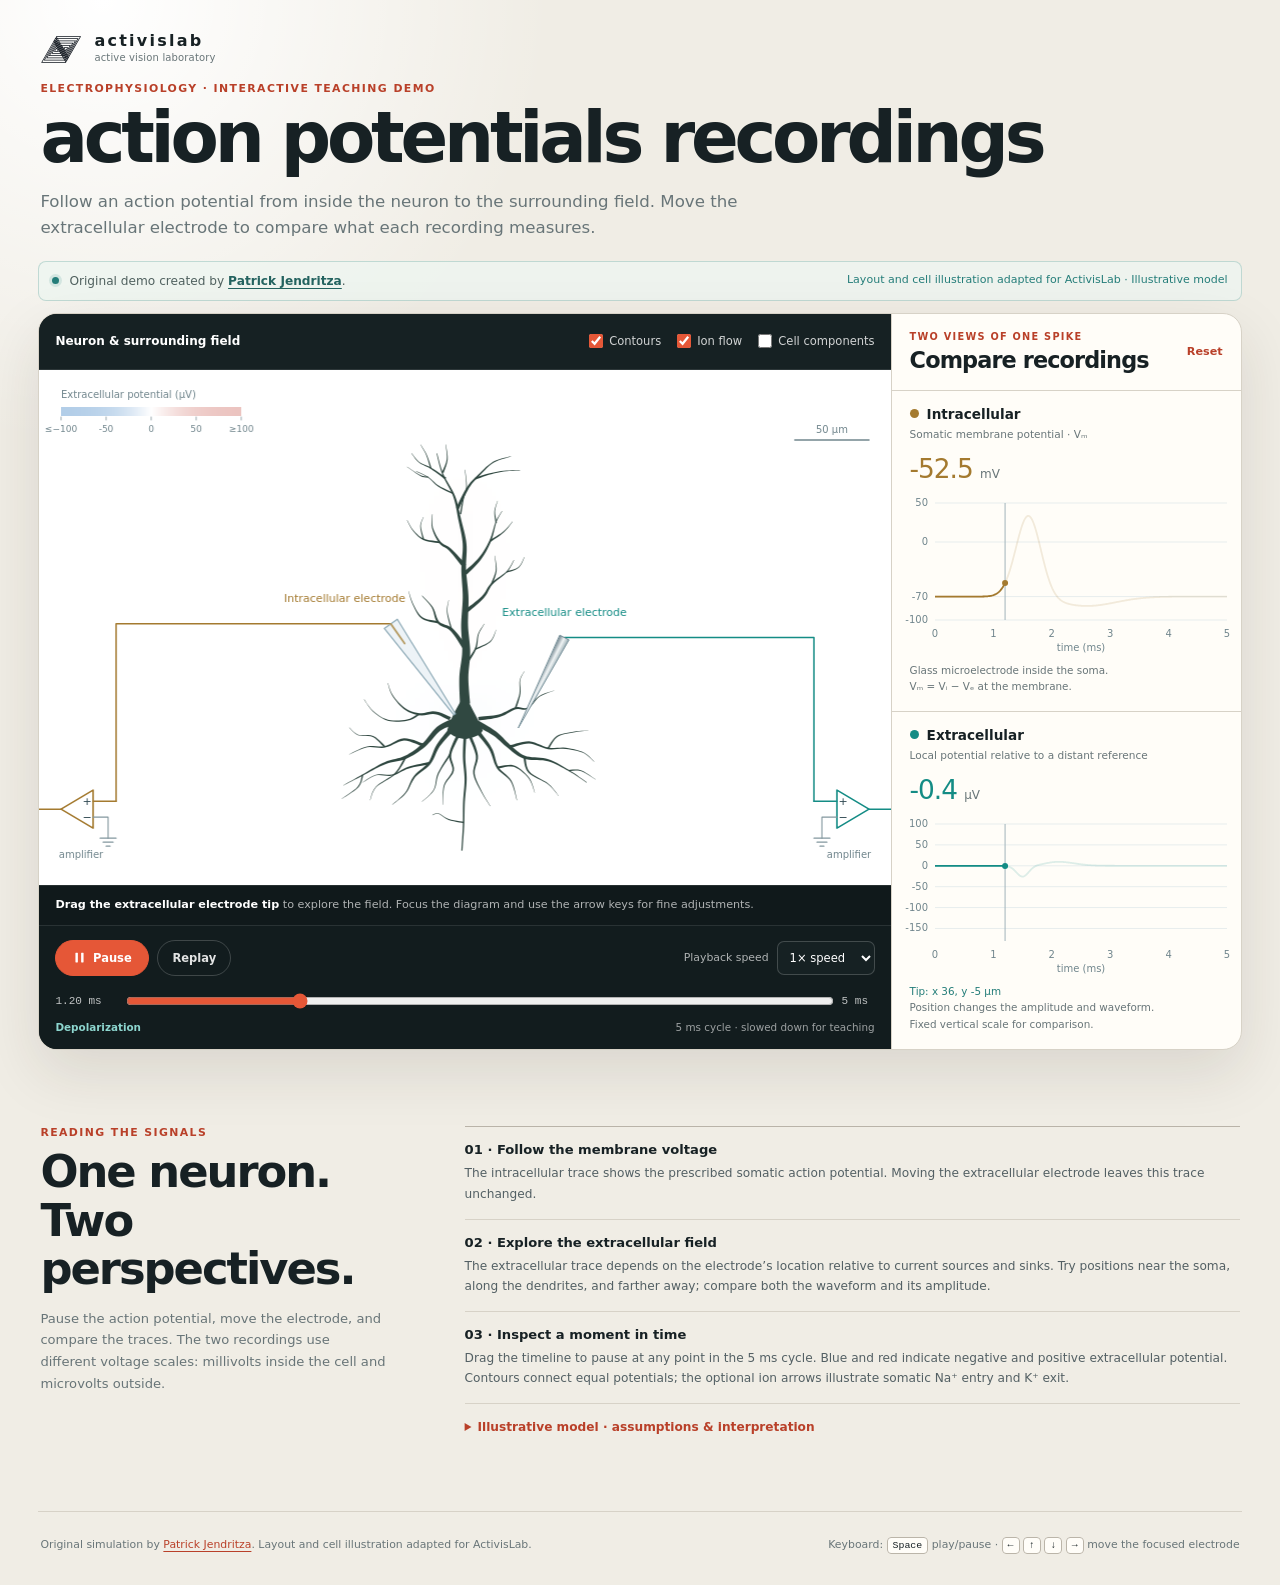
<file: demos-teaching/action_potential_recordings-delme.html>
<!doctype html>
<html lang="en">
<head>
  <meta charset="utf-8">
  <meta name="viewport" content="width=device-width,initial-scale=1">
  <meta name="description" content="Explore intracellular and extracellular action potentials in an interactive teaching demo created by Patrick Jendritza, with a layout adapted for ActivisLab.">
  <meta name="author" content="Patrick Jendritza (original simulation); ActivisLab (layout adaptation)">
  <meta name="theme-color" content="#10191b">
  <title>action potentials recordings·</title>
  <style>
    :root {
      color-scheme: light;
      --ink: #172124;
      --muted: #687578;
      --paper: #f0ede5;
      --panel: #fffdf8;
      --line: #d7d2c7;
      --accent: #e55737;
      --accent2: #b94029;
      --teal: #247d79;
      --night: #10191b;
      --intra: #a47a2f;
      --extra: #148c85;
      --shadow: 0 22px 60px #2b271e1d;
    }
    * { box-sizing: border-box; }
    html { min-width: 320px; scroll-behavior: smooth; }
    body { margin: 0; background: radial-gradient(circle at 8% 0, #fff 0, transparent 28rem), var(--paper); color: var(--ink); font-family: Inter, ui-sans-serif, system-ui, -apple-system, BlinkMacSystemFont, "Segoe UI", sans-serif; }
    button, input, select { font: inherit; accent-color: var(--accent); }
    button, select, label, summary { cursor: pointer; }
    a { color: inherit; text-underline-offset: 3px; }
    button:focus-visible, input:focus-visible, select:focus-visible, summary:focus-visible, a:focus-visible, canvas:focus-visible { outline: 3px solid #53aaa3; outline-offset: 3px; }
    .shell { width: min(1540px, 100%); margin: auto; padding: 28px clamp(12px, 3vw, 46px) 0; }
    .hero { display: flex; justify-content: space-between; align-items: end; gap: 28px; padding: 4px 2px 20px; }
    .lab-brand { display: inline-flex; align-items: center; gap: 12px; margin: 0 0 18px; text-decoration: none; }
    .lab-brand svg { display: block; width: 42px; height: 32px; }
    .lab-brand-copy { display: grid; line-height: 1.05; }
    .lab-brand-copy strong { font-size: 16px; font-weight: 700; letter-spacing: .14em; }
    .lab-brand-copy small { margin-top: 3px; color: var(--muted); font-size: 10px; letter-spacing: .015em; }
    .eyebrow { margin: 0 0 9px; color: var(--accent2); font-size: .68rem; font-weight: 800; letter-spacing: .13em; text-transform: uppercase; }
    h1 { margin: 0; font-size: clamp(2.55rem, 5.5vw, 4.7rem); font-weight: 560; letter-spacing: -.06em; line-height: .98; }
    .lede { max-width: 750px; margin: 16px 0 0; color: var(--muted); font-size: clamp(.88rem, 1.3vw, 1.05rem); line-height: 1.55; }
    .hero-link { flex: none; margin-bottom: 5px; color: var(--accent2); font-size: .75rem; font-weight: 750; }
    .source-line { display: flex; align-items: center; flex-wrap: wrap; gap: 5px 8px; margin-bottom: 12px; padding: 10px 13px; border: 1px solid #247d793b; border-radius: 8px; background: #edf5f0c9; color: #50615f; font-size: .76rem; line-height: 1.5; }
    .dot { width: 7px; height: 7px; flex: 0 0 auto; margin-right: 2px; border-radius: 50%; background: var(--teal); box-shadow: 0 0 0 3px #247d7922; }
    .source-line a { color: #23625f; font-weight: 800; }
    .source-note { margin-left: auto; color: var(--teal); font-size: .69rem; }
    .layout { display: grid; grid-template-columns: minmax(0, 1fr) minmax(300px, 350px); align-items: stretch; overflow: hidden; border: 1px solid var(--line); border-radius: 19px; background: var(--panel); box-shadow: var(--shadow); }
    .viewer { display: flex; flex-direction: column; min-width: 0; background: var(--night); color: #fff; }
    .viewer-bar { display: flex; align-items: center; justify-content: space-between; flex-wrap: wrap; gap: 10px; min-height: 56px; padding: 10px 16px; border-bottom: 1px solid #ffffff19; background: #162123; }
    .viewer-title { font-size: .75rem; font-weight: 700; }
    .display-controls { display: flex; flex-wrap: wrap; gap: 10px 16px; }
    .display-controls label { display: inline-flex; align-items: center; gap: 6px; color: #ffffffcc; font-size: .72rem; }
    .display-controls input { width: 14px; height: 14px; margin: 0; }
    .scene { position: relative; flex: 1; min-height: 490px; background: #fff; }
    #field { display: block; width: 100%; height: 100%; position: absolute; inset: 0; touch-action: none; }
    .scene-hint { margin: 0; padding: 11px 16px; border-top: 1px solid #ffffff19; color: #ffffffaa; font-size: .7rem; line-height: 1.5; }
    .scene-hint b { color: #fff; }
    .component-key { display: grid; grid-template-columns: repeat(4, minmax(0, 1fr)); gap: 12px; margin: 0; padding: 14px 16px; border-top: 1px solid var(--line); background: #f1f4ef; color: var(--ink); list-style: none; }
    .component-key[hidden] { display: none; }
    .component-key li { display: grid; grid-template-columns: 19px minmax(0, 1fr); align-content: start; gap: 2px 6px; }
    .component-key .component-number { color: var(--teal); font: 700 .65rem ui-monospace, monospace; line-height: 1.6; }
    .component-key b { font-size: .7rem; line-height: 1.5; }
    .component-key small { grid-column: 2; color: #536064; font-size: .64rem; line-height: 1.5; }
    .transport { padding: 14px 16px 16px; border-top: 1px solid #ffffff19; background: #121c1e; }
    .transport-actions { display: flex; align-items: center; flex-wrap: wrap; gap: 8px; }
    .btn { display: inline-flex; align-items: center; justify-content: center; gap: 7px; min-height: 36px; border: 1px solid #ffffff30; border-radius: 999px; background: transparent; color: #ffffffdf; padding: 7px 14px; font-size: .72rem; font-weight: 750; }
    .btn.primary { min-width: 94px; border-color: var(--accent); background: var(--accent); color: #fff; }
    .btn:hover { filter: brightness(.92); }
    #play svg { width: 13px; height: 13px; flex: none; }
    .speed-control { display: flex; align-items: center; gap: 8px; margin-left: auto; color: #ffffffaa; font-size: .68rem; }
    #speed { min-height: 34px; border: 1px solid #ffffff30; border-radius: 7px; padding: 5px 8px; background: #162123; color: #fff; font-size: .72rem; }
    .timeline { display: grid; grid-template-columns: 63px minmax(0, 1fr) 33px; align-items: center; gap: 8px; margin-top: 13px; color: #ffffffbc; font: .69rem ui-monospace, SFMono-Regular, monospace; font-variant-numeric: tabular-nums; }
    #scrub { width: 100%; min-width: 0; height: 24px; margin: 0; cursor: ew-resize; }
    .timeline-meta { display: flex; align-items: baseline; flex-wrap: wrap; justify-content: space-between; gap: 8px; margin-top: 8px; font-size: .65rem; color: #ffffff95; }
    .phase { color: #8dd6cf; font-weight: 750; }
    .recordings { min-width: 0; border-left: 1px solid var(--line); }
    .control-head { display: flex; justify-content: space-between; align-items: center; gap: 10px; padding: 17px 18px; border-bottom: 1px solid var(--line); }
    .control-head .eyebrow { margin-bottom: 5px; font-size: .61rem; }
    .control-head h2 { margin: 0; font-size: 1.4rem; letter-spacing: -.04em; }
    .link-btn { padding: 8px 0 8px 8px; border: 0; background: none; color: var(--accent2); font-size: .7rem; font-weight: 800; }
    .recording + .recording { border-top: 1px solid var(--line); }
    .panelhead { padding: 15px 18px 0; }
    .panelhead h3 { display: flex; align-items: center; gap: 8px; margin: 0 0 5px; font-size: .85rem; }
    .key { display: inline-block; width: 9px; height: 9px; border-radius: 50%; background: var(--intra); }
    .key.extra { background: var(--extra); }
    .panelhead p { margin: 0; color: var(--muted); font-size: .66rem; line-height: 1.5; }
    .readout { margin: 10px 18px 0; font-size: 1.65rem; letter-spacing: -.04em; font-variant-numeric: tabular-nums; }
    .readout.intra { color: var(--intra); }
    .readout.extra { color: var(--extra); }
    .readout small { color: var(--muted); font-size: .75rem; letter-spacing: 0; }
    .plot { display: block; width: 100%; height: 170px; }
    .plotnote { margin: 8px 18px 16px; color: var(--muted); font-size: .65rem; line-height: 1.6; }
    #position { color: var(--teal); font-variant-numeric: tabular-nums; }
    .below { display: grid; grid-template-columns: minmax(230px, .65fr) minmax(0, 1.45fr); gap: clamp(24px, 6vw, 90px); padding: clamp(48px, 6vw, 80px) 2px; border-bottom: 1px solid var(--line); }
    .below h2 { margin: 0; font-size: clamp(1.8rem, 3.5vw, 2.8rem); letter-spacing: -.045em; line-height: 1.08; }
    .intro { margin: 14px 0 0; color: var(--muted); font-size: .82rem; line-height: 1.65; }
    .notes { border-top: 1px solid #b9b3a8; }
    .note { padding: 15px 0; border-bottom: 1px solid var(--line); }
    .note h3 { margin: 0 0 6px; font-size: .82rem; }
    .note p, .assumptions p { margin: 0; color: #536064; font-size: .76rem; line-height: 1.65; }
    .assumptions { padding-top: 16px; }
    .assumptions summary { color: var(--accent2); font-size: .76rem; font-weight: 750; }
    .assumptions p { margin-top: 12px; }
    .assumptions a { color: var(--accent2); }
    .footer { display: flex; justify-content: space-between; flex-wrap: wrap; gap: 12px 26px; padding: 24px 2px 32px; color: var(--muted); font-size: .68rem; line-height: 1.6; }
    .footer p { margin: 0; }
    .footer a { color: var(--accent2); }
    kbd { padding: 2px 5px; border: 1px solid #bbb5a9; border-radius: 4px; background: #fffdf8; color: var(--ink); font: .62rem ui-monospace, monospace; }
    @media (max-width: 1000px) {
      .hero { align-items: start; flex-direction: column; gap: 16px; }
      .layout { grid-template-columns: minmax(0, 1fr) 300px; }
      .source-note { margin-left: 17px; }
      .component-key { grid-template-columns: repeat(2, minmax(0, 1fr)); }
    }
    @media (max-width: 800px) {
      .layout { grid-template-columns: 1fr; }
      .scene { flex: none; height: 490px; min-height: 0; }
      .recordings { display: grid; grid-template-columns: repeat(2, minmax(0, 1fr)); border-left: 0; }
      .control-head { grid-column: 1 / -1; }
      .recording + .recording { border-top: 0; border-left: 1px solid var(--line); }
      .below { grid-template-columns: 1fr; }
    }
    @media (max-width: 540px) {
      .shell { padding: 16px 10px 0; }
      .lab-brand { margin-bottom: 18px; }
      h1 { font-size: clamp(2.2rem, 9.2vw, 3.2rem); }
      .hero { padding-bottom: 17px; }
      .eyebrow { font-size: .6rem; }
      .source-line { align-items: start; font-size: .72rem; }
      .source-line .dot { margin-top: 5px; }
      .source-note { width: 100%; }
      .layout { border-radius: 12px; }
      .viewer-bar { padding: 12px; }
      .display-controls { gap: 12px; }
      .scene { height: 420px; }
      .transport { padding: 12px; }
      .speed-control { width: 100%; justify-content: space-between; margin: 4px 0 0; }
      .scene-hint { padding-inline: 12px; }
      .recordings { grid-template-columns: 1fr; }
      .recording + .recording { border-left: 0; border-top: 1px solid var(--line); }
      .plot { height: 190px; }
      .footer { flex-direction: column; }
    }
    @media (prefers-reduced-motion: reduce) { html { scroll-behavior: auto; } }
  </style>
</head>
<body>
<main class="shell">
  <header class="hero">
    <div>
      <a class="lab-brand" href="https://activislab.com/" aria-label="ActivisLab — active vision laboratory">
        <svg aria-hidden="true" focusable="false" xmlns="http://www.w3.org/2000/svg" width="116" height="88" viewBox="0 0 116 88">
  <g fill="#121820" fill-rule="nonzero">
    <path d="M45.43 23.508 31.328 47.934 17.227 72.355h56.402L59.527 47.934 45.43 23.508Zm0 3.98 12.375 21.438 12.379 21.441H20.676l12.375-21.441L45.43 27.488Z"/>
    <path d="M45.43 35.719 31.328 60.141h28.199L52.477 47.93 45.43 35.719Zm0 3.98 5.324 9.227 5.328 9.226H34.773L45.43 39.699Z"/>
    <path d="M45.43 29.613 34.852 47.93 24.277 66.25h42.301L56.004 47.93 45.43 29.613Zm0 3.981 17.703 30.664h-35.41l8.851-15.332 8.856-15.332Z"/>
    <path d="m45.43 41.824-3.528 6.11-3.523 6.101H52.48l-3.527-6.101-3.523-6.11Zm0 3.981 3.601 6.242h-7.207l1.801-3.121 1.805-3.121Z"/>
    <path d="M99.465 23.508H43.063L57.164 47.93l14.102 24.425L85.363 47.93l14.102-24.422Zm-3.445 1.988L83.64 46.938 71.266 68.375 58.887 46.938 46.512 25.496H96.02Z"/>
    <path d="M85.363 35.719H57.164l7.051 12.211 7.051 12.215 7.047-12.215 7.05-12.211Zm-3.445 1.992-5.328 9.227-5.324 9.226-5.328-9.226-5.325-9.227h21.305Z"/>
    <path d="M92.414 29.613H50.113l10.575 18.321L71.266 66.25 81.84 47.934l10.574-18.321Zm-3.445 1.992L71.266 62.27l-8.852-15.332-8.855-15.333h35.41Z"/>
    <path d="M78.316 41.824H64.215l3.523 6.106 3.528 6.105 3.523-6.105 3.527-6.106Zm-3.445 1.992-1.805 3.122-1.8 3.121-1.801-3.121-1.805-3.122h7.211Z"/>
    <path d="M71.289 84.566H3.125L24.277 47.93 45.43 11.297 66.578 47.93l12.944 22.419-.024-.014-1.14 1.975-13.503-23.384L45.43 15.277 26 48.926 6.574 82.574h65.864l-1.149 1.992Z"/>
    <path d="M45.369 11.297h68.197L92.414 47.93 71.266 84.566 50.113 47.93 37.21 25.578l1.147-1.99 13.479 23.35 19.43 33.648 19.425-33.648 19.43-33.653H44.3l1.128-1.954-.059-.034Z"/>
    <path d="M41.893 17.402h64.623L88.891 47.934 71.266 78.46 53.64 47.934 38.955 22.495l1.149-1.991 15.259 26.434L71.266 74.48l15.902-27.542 15.902-27.547H40.746l1.147-1.989Z"/>
    <path d="M74.816 78.46h-64.64L27.805 47.93 45.43 17.402 63.055 47.93l14.692 25.451-1.147 1.988L45.43 21.383 13.625 76.469h62.341l-1.15 1.992Z"/>
  </g>
</svg>

        <span class="lab-brand-copy"><strong>activislab</strong><small>active vision laboratory</small></span>
      </a>
      <p class="eyebrow">Electrophysiology · Interactive teaching demo</p>
      <h1>action potentials recordings</h1>
      <p class="lede">Follow an action potential from inside the neuron to the surrounding field. Move the extracellular electrode to compare what each recording measures.</p>
    </div>
    <!-- <a class="hero-link" href="https://activislab.com/demos-teaching/active_vision_simulator.html">Active vision simulator ↗</a> -->
  </header>

  <div class="source-line">
    <i class="dot" aria-hidden="true"></i>
    <span>Original demo created by <a href="https://patrickjendritza.com" target="_blank" rel="noopener noreferrer">Patrick Jendritza</a>.</span>
    <span class="source-note">Layout and cell illustration adapted for ActivisLab · Illustrative model</span>
  </div>

  <section class="layout" aria-label="Intracellular and extracellular action potential simulator">
    <div class="viewer">
      <div class="viewer-bar">
        <span class="viewer-title">Neuron &amp; surrounding field</span>
        <div class="display-controls" role="group" aria-label="Field display">
          <label><input id="contours" type="checkbox" checked>Contours</label>
          <label><input id="ions" type="checkbox" checked>Ion flow</label>
          <label><input id="components" type="checkbox" aria-controls="component-key">Cell components</label>
        </div>
      </div>
      <div class="scene">
        <canvas id="field" role="img" tabindex="0" aria-label="Pyramidal neuron with branching apical and basal dendrites, a tapered soma, and a slender axon. Drag the extracellular electrode tip or use the arrow keys." aria-describedby="field-help"></canvas>
      </div>
      <ol class="component-key" id="component-key" hidden>
        <li><span class="component-number">01</span><b>Apical dendrites</b><small>The main dendritic tree above the soma.</small></li>
        <li><span class="component-number">02</span><b>Soma</b><small>The cell body, containing the nucleus.</small></li>
        <li><span class="component-number">03</span><b>Basal dendrites</b><small>Branches spreading from the base of the soma.</small></li>
        <li><span class="component-number">04</span><b>Axon</b><small>The thin process carrying the cell’s output.</small></li>
      </ol>
      <p class="scene-hint" id="field-help"><b>Drag the extracellular electrode tip</b> to explore the field. Focus the diagram and use the arrow keys for fine adjustments.</p>
      <div class="transport">
        <div class="transport-actions">
          <button class="btn primary" id="play" type="button" aria-label="Pause" title="Pause">Pause</button>
          <button class="btn" id="replay" type="button">Replay</button>
          <label class="speed-control" for="speed"><span>Playback speed</span><select id="speed" aria-label="Playback speed"><option value="0.5">½× speed</option><option value="1" selected>1× speed</option><option value="2">2× speed</option></select></label>
        </div>
        <div class="timeline">
          <span id="time">0.00 ms</span>
          <input id="scrub" aria-label="Time in milliseconds" type="range" min="0" max="5" step="0.005" value="0">
          <span>5 ms</span>
        </div>
        <div class="timeline-meta"><span id="phase" class="phase">Rest</span><span>5 ms cycle · slowed down for teaching</span></div>
      </div>
    </div>

    <aside class="recordings" aria-labelledby="recordings-heading">
      <div class="control-head">
        <div><p class="eyebrow">Two views of one spike</p><h2 id="recordings-heading">Compare recordings</h2></div>
        <button class="link-btn" id="reset" type="button">Reset</button>
      </div>
      <section class="recording" aria-labelledby="intra-heading">
        <div class="panelhead"><h3 id="intra-heading"><i class="key" aria-hidden="true"></i>Intracellular</h3><p>Somatic membrane potential · Vₘ</p></div>
        <div class="readout intra"><span id="vm">−70.0</span> <small>mV</small></div>
        <canvas id="intra" class="plot" role="img" aria-label="Somatic membrane potential versus time" aria-describedby="intra-note"></canvas>
        <p class="plotnote" id="intra-note">Glass microelectrode inside the soma.<br>Vₘ = Vᵢ − Vₑ at the membrane.</p>
      </section>
      <section class="recording" aria-labelledby="extra-heading">
        <div class="panelhead"><h3 id="extra-heading"><i class="key extra" aria-hidden="true"></i>Extracellular</h3><p>Local potential relative to a distant reference</p></div>
        <div class="readout extra"><span id="ve">0.0</span> <small>µV</small></div>
        <canvas id="extra" class="plot" role="img" aria-label="Extracellular potential versus time at the selected electrode position" aria-describedby="extra-note"></canvas>
        <p class="plotnote" id="extra-note"><span id="position"></span><br>Position changes the amplitude and waveform.<br>Fixed vertical scale for comparison.</p>
      </section>
    </aside>
  </section>

  <section class="below" aria-labelledby="interpretation-heading">
    <div><p class="eyebrow">Reading the signals</p><h2 id="interpretation-heading">One neuron.<br>Two perspectives.</h2><p class="intro">Pause the action potential, move the electrode, and compare the traces. The two recordings use different voltage scales: millivolts inside the cell and microvolts outside.</p></div>
    <div class="notes">
      <div class="note"><h3>01 · Follow the membrane voltage</h3><p>The intracellular trace shows the prescribed somatic action potential. Moving the extracellular electrode leaves this trace unchanged.</p></div>
      <div class="note"><h3>02 · Explore the extracellular field</h3><p>The extracellular trace depends on the electrode’s location relative to current sources and sinks. Try positions near the soma, along the dendrites, and farther away; compare both the waveform and its amplitude.</p></div>
      <div class="note"><h3>03 · Inspect a moment in time</h3><p>Drag the timeline to pause at any point in the 5 ms cycle. Blue and red indicate negative and positive extracellular potential. Contours connect equal potentials; the optional ion arrows illustrate somatic Na⁺ entry and K⁺ exit.</p></div>
      <details class="assumptions">
        <summary>Illustrative model · assumptions &amp; interpretation</summary>
        <p>
      Prescribed action-potential waveform and six balanced transmembrane
      current compartments (ΣI = 0), not a conductance-based neuron.
      Extracellular potential is calculated by superposition:
      φₑ = Σ Iⱼ / (4πσrⱼ), with σ = 0.3 S/m.
      With current in nA and distance in µm, multiplication by 1000 gives µV.
      Dendritic currents are distributed uniformly along short segments
      using numerical line-source integration. A finite source-radius cutoff
      avoids singularities.
      The conductor is homogeneous, isotropic and infinite in three dimensions;
      the display shows a two-dimensional slice, with reference at infinity.
      Positive transmembrane current is outward (source); negative current
      is inward (sink). Current locations and passive return currents are
      schematic.
      The detailed pyramidal-cell drawing is an anatomical illustration;
      its fine branches do not add current compartments to the original
      six-compartment model. The axon is drawn for orientation, not as a
      simulated propagating action potential.
      Membrane voltage and currents are prescribed independently and are not
      solved self-consistently. A remote-reference intracellular measurement
      approximates Vₘ when the local extracellular contribution is small.
      Amplifier ground symbols denote the recording reference.
      Ion arrows illustrate somatic Na⁺ entry and K⁺ exit; they are not
      simulated individual ion trajectories or the complete membrane current.
      The extracellular trace represents a single-cell spike-related
      potential, not a population LFP.
      <a
        href="https://lfpykit.readthedocs.io/en/latest/"
        target="_blank"
        rel="noopener">Volume-conductor model reference: LFPykit</a>.
    </p>
      </details>
    </div>
  </section>

  <footer class="footer">
    <p>Original simulation by <a href="https://patrickjendritza.com" target="_blank" rel="noopener noreferrer">Patrick Jendritza</a>. Layout and cell illustration adapted for ActivisLab.</p>
    <p>Keyboard: <kbd>Space</kbd> play/pause · <kbd>←</kbd> <kbd>↑</kbd> <kbd>↓</kbd> <kbd>→</kbd> move the focused electrode</p>
  </footer>
</main>
<script>
'use strict';

// Original simulation: Patrick Jendritza — https://patrickjendritza.com
// Layout, cell illustration, and playback/accessibility integration adapted for ActivisLab.

const $ = id => document.getElementById(id);
const field = $('field');
const ctx = field.getContext('2d');

const C = {
  ink: '#304952',
  muted: '#71868d',
  intra: '#a47a2f',
  extra: '#148c85',
  blue: '#347cc2',
  red: '#cb6258'
};

let t = 0;
let playing = !window.matchMedia('(prefers-reduced-motion: reduce)').matches;
let last = null;
let dirty = true;
let dragging = false;
let probe = { x: 36, y: -5 };

let W = 0;
let H = 0;
let S = 1;
let ox = 0;
let oy = 0;
let kernels = [];

const X = x => ox + x * S;
const Y = y => oy - y * S;

const gaussian = (time, center, width) =>
  Math.exp(-(((time - center) / width) ** 2));

const membraneVoltage = time =>
  -70
  + 105 * gaussian(time, 1.6, .3)
  - 12 * gaussian(time, 2.6, .7);

const compartments = [
  { x: 0,   y: 0,   r: 15 },
  { x: 0,   y: 30,  r: 7 },
  { x: 0,   y: 80,  r: 5 },
  { x: 0,   y: 140, r: 3 },
  { x: -40, y: -25, r: 4 },
  { x: 40,  y: -25, r: 4 }
];

const segments = [
  null,
  [[0, 15], [0, 45]],
  [[0, 45], [0, 115]],
  [[0, 115], [0, 155]],
  [[-20, -14], [-60, -34]],
  [[20, -14], [60, -34]]
];

const sources = compartments.map((compartment, j) => {
  if (!segments[j]) return [{ ...compartment, weight: 1 }];

  const [a, b] = segments[j];

  return Array.from({ length: 24 }, (_, k) => {
    const u = (k + .5) / 24;

    return {
      x: a[0] + u * (b[0] - a[0]),
      y: a[1] + u * (b[1] - a[1]),
      r: compartment.r,
      weight: 1 / 24
    };
  });
});

function currents(time) {
  const sodium = -8.8 * gaussian(time, 1.5, .15);
  const potassium = 3.2 * gaussian(time, 2.1, .4);
  const proximal = -2 * gaussian(time, 1.8, .2);
  const returns = -(sodium + potassium + proximal);

  return [
    sodium + potassium,
    proximal + .2 * returns,
    .4 * returns,
    .2 * returns,
    .1 * returns,
    .1 * returns
  ];
}

function kernel(x, y, j) {
  let value = 0;

  for (const source of sources[j]) {
    const distance = Math.max(
      source.r,
      Math.hypot(x - source.x, y - source.y)
    );

    value += source.weight / distance;
  }

  return value * 1000 / (4 * Math.PI * .3);
}

function potential(x, y, current) {
  let value = 0;

  for (let j = 0; j < current.length; j++) {
    value += current[j] * kernel(x, y, j);
  }

  return value;
}

function line(points, color, width = 1.4) {
  ctx.beginPath();

  points.forEach((point, index) => {
    if (index) ctx.lineTo(...point);
    else ctx.moveTo(...point);
  });

  ctx.strokeStyle = color;
  ctx.lineWidth = width;
  ctx.lineJoin = 'round';
  ctx.lineCap = 'round';
  ctx.stroke();
}

function text(
  label, x, y, color = C.muted, size = 11, align = 'left'
) {
  ctx.font = `${size}px system-ui`;
  ctx.fillStyle = color;
  ctx.textAlign = align;
  ctx.fillText(label, x, y);
}

function circle(x, y, radius, fill) {
  ctx.beginPath();
  ctx.arc(x, y, radius, 0, Math.PI * 2);
  ctx.fillStyle = fill;
  ctx.fill();
}

/* Field map and interpolated isopotential contours. */

const GW = 180;
const GH = 210;

const heat = document.createElement('canvas');
heat.width = GW;
heat.height = GH;

const heatContext = heat.getContext('2d');
const pixels = heatContext.createImageData(GW, GH);
const grid = new Float32Array(GW * GH);

function fieldColor(value) {
  const magnitude = Math.min(Math.abs(value), 100);
  const fraction = .39 * Math.tanh(magnitude / 48);
  const color = value < 0 ? [52, 124, 194] : [203, 98, 88];

  return color.map(component =>
    Math.round(255 + (component - 255) * fraction)
  );
}

function fieldMap(current) {
  for (let i = 0; i < grid.length; i++) {
    let value = 0;

    for (let j = 0; j < current.length; j++) {
      value += kernels[j][i] * current[j];
    }

    grid[i] = value;

    const color = fieldColor(value);

    pixels.data[i * 4] = color[0];
    pixels.data[i * 4 + 1] = color[1];
    pixels.data[i * 4 + 2] = color[2];
    pixels.data[i * 4 + 3] = 255;
  }

  heatContext.putImageData(pixels, 0, 0);
  ctx.imageSmoothingEnabled = true;
  ctx.drawImage(heat, 0, 0, W, H);

  if (!$('contours').checked) return;

  const levels = [-100, -50, -20, -10, -5, -2, 2, 5, 10, 20, 50, 100];

  for (const level of levels) {
    ctx.beginPath();

    for (let y = 0; y < GH - 1; y++) {
      for (let x = 0; x < GW - 1; x++) {
        const values = [
          grid[y * GW + x],
          grid[y * GW + x + 1],
          grid[(y + 1) * GW + x + 1],
          grid[(y + 1) * GW + x]
        ];

        const corners = [
          [x, y],
          [x + 1, y],
          [x + 1, y + 1],
          [x, y + 1]
        ];

        const crossings = [];

        for (let edge = 0; edge < 4; edge++) {
          const next = (edge + 1) % 4;

          if ((values[edge] < level) === (values[next] < level)) {
            continue;
          }

          const u =
            (level - values[edge]) /
            (values[next] - values[edge]);

          crossings.push([
            (
              corners[edge][0] +
              u * (corners[next][0] - corners[edge][0])
            ) * W / (GW - 1),

            (
              corners[edge][1] +
              u * (corners[next][1] - corners[edge][1])
            ) * H / (GH - 1)
          ]);
        }

        if (crossings.length === 2) {
          ctx.moveTo(...crossings[0]);
          ctx.lineTo(...crossings[1]);
        } else if (crossings.length === 4) {
          const center =
            (values[0] + values[1] + values[2] + values[3]) / 4;

          const pairs =
            ((center < level) === (values[0] < level))
              ? [[0, 1], [2, 3]]
              : [[0, 3], [1, 2]];

          for (const [a, b] of pairs) {
            ctx.moveTo(...crossings[a]);
            ctx.lineTo(...crossings[b]);
          }
        }
      }
    }

    ctx.strokeStyle = level < 0
      ? 'rgba(52,124,194,.36)'
      : 'rgba(203,98,88,.36)';

    ctx.lineWidth = .85;
    ctx.lineJoin = 'round';
    ctx.lineCap = 'round';
    ctx.stroke();
  }
}

/* Neuron geometry. */

/* Original, schematic pyramidal-cell drawing. Coordinates are in model space.
   The finely tapered outline is shared by painting and probe collision checks. */

const neuriteSpecs = [
  // Apical shaft and its asymmetric terminal crown.
  { part: 'apical', radii: [3.4, .22], points: [[0,11],[-.8,29],[.8,46],[-.3,64],[.4,83],[-.9,102],[-.3,119],[-3.7,136],[-7.3,151],[-15,166],[-19,180]] },
  { part: 'apical', radii: [1.05,.17], points: [[-5,143],[2,157],[9,165],[19,174],[31,178]] },
  { part: 'apical', radii: [.66,.12], points: [[7,163],[16,166],[26,168],[37,168.5]] },
  { part: 'apical', radii: [.67,.13], points: [[-13,163],[-23,170],[-31,174],[-36,180]] },
  { part: 'apical', radii: [.45,.11], points: [[-23,170],[-26,179],[-30,186]] },
  { part: 'apical', radii: [.57,.12], points: [[-15,167],[-12,176],[-13,186]] },
  { part: 'apical', radii: [.54,.12], points: [[-8,153],[-18,158],[-25,164],[-33,168]] },
  { part: 'apical', radii: [.4,.1], points: [[-25,164],[-30,165],[-39,171]] },
  { part: 'apical', radii: [.49,.12], points: [[-3,139],[-1,150],[1,157],[0,169]] },

  // Oblique dendrites leave the shaft at different heights and angles.
  { part: 'apical', radii: [1.4,.14], points: [[-.4,104],[-10,115],[-17,120],[-22,130],[-22,139]] },
  { part: 'apical', radii: [.68,.11], points: [[-17,120],[-28,122],[-35,128],[-39,135]] },
  { part: 'apical', radii: [.45,.11], points: [[-28,122],[-30,131],[-28,137]] },
  { part: 'apical', radii: [1.3,.14], points: [[0,99],[10,109],[17,121],[21,134],[25,141]] },
  { part: 'apical', radii: [.65,.12], points: [[17,121],[26,127],[32,134]] },
  { part: 'apical', radii: [.45,.1], points: [[21,133],[20,141],[22,148]] },
  { part: 'apical', radii: [1.3,.15], points: [[.1,73],[12,83],[18,92],[28,100],[33,108]] },
  { part: 'apical', radii: [.58,.11], points: [[18,92],[21,101],[20,111]] },
  { part: 'apical', radii: [.47,.1], points: [[28,100],[36,103],[40,110]] },
  { part: 'apical', radii: [1.6,.16], points: [[0,49],[-9,61],[-18,66],[-22,76],[-29,84]] },
  { part: 'apical', radii: [.73,.11], points: [[-18,66],[-29,69],[-35,78],[-38,87]] },
  { part: 'apical', radii: [.48,.1], points: [[-9,61],[-12,73],[-11,81]] },
  { part: 'apical', radii: [.82,.12], points: [[0,37],[7,48],[9,58],[13,65]] },
  { part: 'apical', radii: [.5,.1], points: [[7,48],[17,53],[21,61]] },

  // Basal arbor: irregular primary stems, each with progressively finer forks.
  { part: 'basal', radii: [2.0,.15], points: [[-8,-1],[-18,-6],[-28,-17],[-40,-25],[-54,-29],[-69,-37],[-82,-44]] },
  { part: 'basal', radii: [1.05,.11], points: [[-28,-17],[-41,-13],[-54,-18],[-66,-18],[-78,-23]] },
  { part: 'basal', radii: [.57,.1], points: [[-54,-18],[-62,-11],[-72,-10],[-78,-5]] },
  { part: 'basal', radii: [.61,.1], points: [[-40,-25],[-47,-36],[-60,-45],[-64,-54]] },
  { part: 'basal', radii: [.47,.1], points: [[-69,-37],[-72,-45],[-83,-53]] },
  { part: 'basal', radii: [1.6,.12], points: [[-8,-5],[-18,-17],[-24,-29],[-34,-38],[-40,-49],[-49,-57]] },
  { part: 'basal', radii: [.8,.1], points: [[-24,-29],[-38,-32],[-49,-37],[-60,-37],[-69,-42]] },
  { part: 'basal', radii: [1.2,.12], points: [[-10,1],[-20,5],[-31,4],[-41,8],[-49,17],[-52,25]] },
  { part: 'basal', radii: [.57,.1], points: [[-31,4],[-39,0],[-52,0],[-62,6],[-68,14]] },
  { part: 'basal', radii: [1.05,.11], points: [[-4,-9],[-10,-23],[-8,-34],[-14,-44],[-15,-57]] },
  { part: 'basal', radii: [.58,.1], points: [[-10,-23],[-18,-36],[-21,-47],[-29,-55]] },
  { part: 'basal', radii: [1.95,.15], points: [[8,-2],[20,-9],[30,-18],[40,-25],[56,-27],[70,-34],[82,-42]] },
  { part: 'basal', radii: [.93,.11], points: [[30,-18],[43,-15],[56,-19],[68,-19],[80,-22],[87,-28]] },
  { part: 'basal', radii: [.56,.1], points: [[56,-19],[62,-11],[73,-8],[83,-7]] },
  { part: 'basal', radii: [.72,.1], points: [[40,-25],[43,-35],[56,-43],[63,-51]] },
  { part: 'basal', radii: [.46,.09], points: [[70,-34],[78,-34],[88,-40]] },
  { part: 'basal', radii: [1.4,.13], points: [[7,-6],[17,-19],[22,-32],[31,-41],[35,-54]] },
  { part: 'basal', radii: [.7,.1], points: [[22,-32],[33,-31],[43,-39],[47,-49]] },
  { part: 'basal', radii: [1.25,.12], points: [[9,1],[23,3],[34,8],[42,8],[50,16],[60,20]] },
  { part: 'basal', radii: [.57,.1], points: [[34,8],[37,18],[37,27],[40,33]] },
  { part: 'basal', radii: [1.0,.1], points: [[3,-10],[8,-24],[6,-36],[11,-48],[17,-58]] },

  // Thin axon and a small collateral, visually distinct from the basal tree.
  { part: 'axon', radii: [.92,.39], points: [[0,-10],[-.6,-25],[.4,-40],[-.7,-55],[-1,-71],[-2.1,-88]] },
  { part: 'axon', radii: [.47,.11], points: [[-1,-69],[-11,-67],[-18,-63],[-22,-64]] }
];

// Uniform Catmull–Rom interpolation gives continuous branches without a
// hand-drawn-looking zigzag. Sampling is performed only once, not each frame.
function sampleNeurite(spec) {
  const samples = [];
  const points = spec.points;
  for (let i = 0; i < points.length - 1; i++) {
    const p0 = points[Math.max(0, i - 1)];
    const p1 = points[i];
    const p2 = points[i + 1];
    const p3 = points[Math.min(points.length - 1, i + 2)];
    const count = Math.max(5, Math.ceil(Math.hypot(p2[0] - p1[0], p2[1] - p1[1]) / 2));
    for (let k = 0; k < count; k++) {
      const u = k / count;
      const u2 = u * u;
      const u3 = u2 * u;
      samples.push([0, 1].map(d => .5 * (
        2 * p1[d] + (-p0[d] + p2[d]) * u +
        (2 * p0[d] - 5 * p1[d] + 4 * p2[d] - p3[d]) * u2 +
        (-p0[d] + 3 * p1[d] - 3 * p2[d] + p3[d]) * u3
      )));
    }
  }
  samples.push([...points[points.length - 1]]);
  let length = 0;
  const distances = samples.map((p, i) => {
    if (i) length += Math.hypot(p[0] - samples[i - 1][0], p[1] - samples[i - 1][1]);
    return length;
  });
  const centerline = samples.map((p, i) => ({
    x: p[0], y: p[1],
    r: spec.radii[1] + (spec.radii[0] - spec.radii[1]) * Math.pow(1 - distances[i] / length, 1.15)
  }));
  const left = [], right = [];
  centerline.forEach((p, i) => {
    const before = centerline[Math.max(0, i - 1)];
    const after = centerline[Math.min(centerline.length - 1, i + 1)];
    const length = Math.hypot(after.x - before.x, after.y - before.y) || 1;
    const nx = -(after.y - before.y) / length;
    const ny = (after.x - before.x) / length;
    left.push([p.x + nx * p.r, p.y + ny * p.r]);
    right.push([p.x - nx * p.r, p.y - ny * p.r]);
  });
  return { part: spec.part, centerline, outline: left.concat(right.reverse()) };
}

const neurites = neuriteSpecs.map(sampleNeurite);

// A tapered pyramidal soma; the intracellular electrode at (-7, 4) stays inside.
const somaCurves = [
  [[0,18],[2.9,10],[8,3],[12,-7]],
  [[12,-7],[10,-11],[4,-12],[0,-12.8]],
  [[0,-12.8],[-6,-12],[-10,-10],[-12,-7]],
  [[-12,-7],[-10,1],[-5,9],[0,18]]
];

const somaOutline = somaCurves.flatMap(curve =>
  Array.from({ length: 40 }, (_, k) => {
    const u = k / 40;
    const v = 1 - u;
    return [0, 1].map(d =>
      v * v * v * curve[0][d] +
      3 * v * v * u * curve[1][d] +
      3 * v * u * u * curve[2][d] +
      u * u * u * curve[3][d]
    );
  })
);

function neuron() {
  ctx.save();
  ctx.fillStyle = '#304841';
  for (const branch of neurites) {
    ctx.beginPath();
    branch.outline.forEach((p, i) => {
      if (i === 0) ctx.moveTo(X(p[0]), Y(p[1]));
      else ctx.lineTo(X(p[0]), Y(p[1]));
    });
    ctx.closePath();
    ctx.fill();
  }
  ctx.beginPath();
  ctx.moveTo(X(somaCurves[0][0][0]), Y(somaCurves[0][0][1]));
  for (const curve of somaCurves) {
    ctx.bezierCurveTo(
      X(curve[1][0]), Y(curve[1][1]),
      X(curve[2][0]), Y(curve[2][1]),
      X(curve[3][0]), Y(curve[3][1])
    );
  }
  ctx.closePath();
  ctx.fill();
  ctx.restore();
}

function insideNeurite(x, y, clearance = .7 / S) {
  for (const branch of neurites) {
    const line = branch.centerline;
    for (let i = 0; i < line.length - 1; i++) {
      const a = line[i], b = line[i + 1];
      const dx = b.x - a.x, dy = b.y - a.y;
      const denominator = dx * dx + dy * dy;
      const u = denominator ? Math.max(0, Math.min(1, ((x - a.x) * dx + (y - a.y) * dy) / denominator)) : 0;
      const radius = a.r + (b.r - a.r) * u;
      if (Math.hypot(x - a.x - dx * u, y - a.y - dy * u) <= radius + clearance) return true;
    }
  }
  return false;
}

/*
  Both amplifier symbols and electrode cables use these exact terminals.
  The electrode connects to the non-inverting (+) input.
*/

function amplifierGeometry(left) {
  const x = left ? 42 : W - 42;
  const y = Math.min(Y(-60), H - 65);
  const direction = left ? -1 : 1;
  const baseX = x - direction * 12;

  return {
    x,
    y,
    direction,
    baseX,
    tipX: x + direction * 20,
    inputX: x - direction * 35,
    inputY: y - 8,
    referenceX: x - direction * 27,
    referenceY: y + 8
  };
}

function amplifier(left, color) {
  const a = amplifierGeometry(left);

  ctx.beginPath();
  ctx.moveTo(a.baseX, a.y - 19);
  ctx.lineTo(a.tipX, a.y);
  ctx.lineTo(a.baseX, a.y + 19);
  ctx.closePath();

  ctx.fillStyle = 'white';
  ctx.fill();
  ctx.strokeStyle = color;
  ctx.lineWidth = 1.6;
  ctx.stroke();

  line([
    [a.inputX, a.inputY],
    [a.baseX, a.inputY]
  ], color, 1.5);

  line([
    [a.tipX, a.y],
    [left ? 0 : W, a.y]
  ], color, 1.5);

  text(
    '+',
    a.baseX + a.direction * 6,
    a.y - 4,
    C.ink,
    11,
    'center'
  );

  text(
    '−',
    a.baseX + a.direction * 6,
    a.y + 12,
    C.ink,
    11,
    'center'
  );

  const groundY = a.y + 29;

  line([
    [a.baseX, a.referenceY],
    [a.referenceX, a.referenceY],
    [a.referenceX, groundY]
  ], '#82979e', 1.1);

  line([
    [a.referenceX - 8, groundY],
    [a.referenceX + 8, groundY]
  ], '#82979e', 1.1);

  line([
    [a.referenceX - 5, groundY + 4],
    [a.referenceX + 5, groundY + 4]
  ], '#82979e', 1.1);

  line([
    [a.referenceX - 2, groundY + 8],
    [a.referenceX + 2, groundY + 8]
  ], '#82979e', 1.1);

  text('amplifier', a.x, a.y + 49, C.muted, 10, 'center');
}

function intracellularElectrode() {
  // The tip lies inside the tapered soma; the nucleus is not drawn.
  const tip = [X(-7), Y(4)];
  const base = [X(-50), Y(65)];

  const dx = base[0] - tip[0];
  const dy = base[1] - tip[1];
  const length = Math.hypot(dx, dy);
  const nx = -dy / length;
  const ny = dx / length;

  const a = amplifierGeometry(true);

  line([
    base,
    [a.inputX, base[1]],
    [a.inputX, a.inputY]
  ], C.intra, 1.5);

  ctx.beginPath();
  ctx.moveTo(tip[0] + nx, tip[1] + ny);
  ctx.lineTo(base[0] + nx * 8, base[1] + ny * 8);
  ctx.lineTo(base[0] - nx * 8, base[1] - ny * 8);
  ctx.lineTo(tip[0] - nx, tip[1] - ny);
  ctx.closePath();

  ctx.fillStyle = 'rgba(235,242,246,.88)';
  ctx.fill();
  ctx.strokeStyle = '#8ca9b6';
  ctx.lineWidth = 1.2;
  ctx.stroke();

  line([
    base,
    [
      base[0] - dx / length * 24,
      base[1] - dy / length * 24
    ]
  ], '#b69c64', 1.8);

  const electrodeLabel = 'Intracellular electrode';
  const labelSize = W < 340 ? 10 : 11;
  ctx.font = `${labelSize}px system-ui`;
  const labelX = Math.max(12 + ctx.measureText(electrodeLabel).width / 2, base[0] - 46);
  text(
    electrodeLabel,
    labelX,
    base[1] - 22,
    C.intra,
    labelSize,
    'center'
  );

  amplifier(true, C.intra);
}

function extracellularElectrode() {
  const px = X(probe.x);
  const py = Y(probe.y);

  const bx = Math.min(W - 85, px + 46);
  const by = Math.max(100, py - 90);

  const dx = bx - px;
  const dy = by - py;
  const length = Math.hypot(dx, dy);
  const nx = -dy / length;
  const ny = dx / length;

  const a = amplifierGeometry(false);

  line([
    [bx, by],
    [a.inputX, by],
    [a.inputX, a.inputY]
  ], C.extra, 1.5);

  ctx.beginPath();
  ctx.moveTo(px, py);
  ctx.lineTo(bx + nx * 5, by + ny * 5);
  ctx.lineTo(bx - nx * 5, by - ny * 5);
  ctx.closePath();

  const gradient = ctx.createLinearGradient(
    bx - nx * 5, by - ny * 5,
    bx + nx * 5, by + ny * 5
  );

  gradient.addColorStop(0, '#72858e');
  gradient.addColorStop(.5, '#f1f5f6');
  gradient.addColorStop(1, '#9aadb4');

  ctx.fillStyle = gradient;
  ctx.fill();
  ctx.strokeStyle = '#708b95';
  ctx.lineWidth = 1;
  ctx.stroke();

  text(
    'Extracellular electrode',
    Math.max(85, Math.min(W - 85, bx)),
    by - 22,
    C.extra,
    11,
    'center'
  );

  amplifier(false, C.extra);
}

/* Cell-relative callouts stay beside the anatomy at every viewport size. */

function neuronComponents() {
  if (!$('components').checked) return;

  const labels = [
    { number: '01', anchor: [-23, 170], badge: [-66, 168] },
    { number: '02', anchor: [8, 0], badge: [80, 18] },
    { number: '03', anchor: [-44, -26], badge: [-95, -47] },
    { number: '04', anchor: [-1.2, -74], badge: [30, -83] }
  ];

  ctx.save();
  for (const item of labels) {
    const ax = X(item.anchor[0]);
    const ay = Y(item.anchor[1]);
    const labelX = X(item.badge[0]);
    const labelY = Y(item.badge[1]);

    ctx.setLineDash([3, 3]);
    line([[ax, ay], [labelX, labelY]], '#52645e', .9);
    ctx.setLineDash([]);
    circle(ax, ay, 2, '#52645e');

    circle(labelX, labelY, 11, 'rgba(255,253,248,.97)');
    ctx.strokeStyle = '#82928b';
    ctx.lineWidth = .8;
    ctx.stroke();
    text(item.number, labelX, labelY + 3.5, '#245e58', 10, 'center');
  }
  ctx.restore();
}

/* Optional schematic ion-flow overlay; enabled initially. */

function ionFlow() {
  if (!$('ions').checked) return;

  const sodium = gaussian(t, 1.5, .15);
  const potassium = gaussian(t, 2.1, .4);

  const components = [
    [sodium, true, C.blue, 'Na⁺', .2],
    [potassium, false, C.red, 'K⁺', 2.5]
  ];

  for (const [strength, inward, color, label, start] of components) {
    if (strength < .02) continue;

    ctx.save();
    ctx.globalAlpha = Math.min(.95, strength);

    for (let j = 0; j < 4; j++) {
      const angle = start + j * .45;
      const cosine = Math.cos(angle);
      const sine = Math.sin(angle);

      const radius1 = inward ? 27 : 11;
      const radius2 = inward ? 11 : 27;

      const x1 = X(cosine * radius1);
      const y1 = Y(sine * radius1);
      const x2 = X(cosine * radius2);
      const y2 = Y(sine * radius2);

      line([[x1, y1], [x2, y2]], color, 1.6);

      const direction = Math.atan2(y2 - y1, x2 - x1);

      line([
        [
          x2 - 5 * Math.cos(direction - .5),
          y2 - 5 * Math.sin(direction - .5)
        ],
        [x2, y2],
        [
          x2 - 5 * Math.cos(direction + .5),
          y2 - 5 * Math.sin(direction + .5)
        ]
      ], color, 1.6);

      const fraction = (t * 4 + j * .24) % 1;

      circle(
        x1 + (x2 - x1) * fraction,
        y1 + (y2 - y1) * fraction,
        2.7,
        color
      );
    }

    text(
      label,
      X(Math.cos(start + .65) * 36),
      Y(Math.sin(start + .65) * 36),
      color,
      12,
      'center'
    );

    ctx.restore();
  }
}

function voltageScale() {
  const x = 22;
  const y = 37;
  const width = Math.min(180, W * .45);

  for (let k = 0; k < Math.ceil(width); k++) {
    const value = -100 + 200 * k / (width - 1);
    ctx.fillStyle = `rgb(${fieldColor(value).join(',')})`;
    ctx.fillRect(x + k, y, 1, 9);
  }

  text('Extracellular potential (µV)', x, y - 9, C.muted, 10);

  for (const value of [-100, -50, 0, 50, 100]) {
    const xx = x + (value + 100) / 200 * width;

    line([[xx, y + 10], [xx, y + 13]], C.muted, .7);

    const label =
      value === -100 ? '≤−100' :
      value === 100 ? '≥100' :
      String(value);

    text(label, xx, y + 25, C.muted, 9, 'center');
  }

  const scaleLength = 50 * S;
  const scaleRight = W - 22;
  const scaleLeft = scaleRight - scaleLength;

  line([[scaleLeft, 70], [scaleRight, 70]], C.muted, 1.5);

  text(
    '50 µm',
    (scaleLeft + scaleRight) / 2,
    63,
    C.muted,
    10,
    'center'
  );
}

/* Trace calculation: refresh the extracellular waveform when the tip moves. */

const traceTimes = Float64Array.from(
  { length: 501 },
  (_, index) => index / 100
);

const intracellularTrace = Float64Array.from(
  traceTimes,
  membraneVoltage
);

let extracellularTrace = new Float64Array(traceTimes.length);

function updateExtracellularTrace() {
  extracellularTrace = Float64Array.from(
    traceTimes,
    time => potential(probe.x, probe.y, currents(time))
  );
}

function plot(id, values, currentValue, range, ticks, color) {
  const canvas = $(id);
  const g = canvas.getContext('2d');
  const width = canvas.clientWidth;
  const height = canvas.clientHeight;

  const left = 43;
  const right = width - 14;
  const top = 19;
  const bottom = height - 34;

  const x = time => left + time / 5 * (right - left);

  const y = value =>
    bottom -
    (value - range[0]) / (range[1] - range[0]) *
    (bottom - top);

  g.clearRect(0, 0, width, height);
  g.font = '10px system-ui';
  g.textAlign = 'right';

  for (const value of ticks) {
    g.strokeStyle = '#e7eded';
    g.lineWidth = 1;
    g.beginPath();
    g.moveTo(left, y(value));
    g.lineTo(right, y(value));
    g.stroke();

    g.fillStyle = C.muted;
    g.fillText(value, left - 7, y(value) + 3);
  }

  g.textAlign = 'center';
  g.fillStyle = C.muted;

  for (let value = 0; value <= 5; value++) {
    g.fillText(value, x(value), bottom + 17);
  }

  g.fillText('time (ms)', (left + right) / 2, height - 3);

  g.save();
  g.beginPath();
  g.rect(left, top, right - left, bottom - top);
  g.clip();

  // Full waveform is always present as a faint background trace.
  g.strokeStyle = color;
  g.lineWidth = 1.8;
  g.lineJoin = 'round';
  g.lineCap = 'round';
  g.globalAlpha = .14;
  g.beginPath();

  for (let i = 0; i < values.length; i++) {
    if (i) g.lineTo(x(traceTimes[i]), y(values[i]));
    else g.moveTo(x(traceTimes[i]), y(values[i]));
  }

  g.stroke();

  // Strong trace shows the elapsed part of the current action potential.
  g.globalAlpha = 1;
  g.beginPath();
  g.moveTo(x(0), y(values[0]));

  for (let i = 1; i < values.length && traceTimes[i] <= t; i++) {
    g.lineTo(x(traceTimes[i]), y(values[i]));
  }

  g.lineTo(x(t), y(currentValue));
  g.stroke();

  g.strokeStyle = '#a2b4ba';
  g.lineWidth = 1;
  g.beginPath();
  g.moveTo(x(t), top);
  g.lineTo(x(t), bottom);
  g.stroke();

  g.fillStyle = color;
  g.beginPath();
  g.arc(x(t), y(currentValue), 3, 0, Math.PI * 2);
  g.fill();

  g.restore();
}

/* Cell-outline collision checks allow the tip close to the membrane. */

function segmentDistance(x, y, a, b) {
  const dx = b[0] - a[0];
  const dy = b[1] - a[1];

  const fraction = Math.max(
    0,
    Math.min(
      1,
      ((x - a[0]) * dx + (y - a[1]) * dy) /
      (dx * dx + dy * dy)
    )
  );

  return Math.hypot(
    x - a[0] - fraction * dx,
    y - a[1] - fraction * dy
  );
}

function validPosition(x, y) {
  let inside = false;

  for (
    let i = 0, j = somaOutline.length - 1;
    i < somaOutline.length;
    j = i++
  ) {
    const a = somaOutline[i];
    const b = somaOutline[j];

    if (
      (a[1] > y) !== (b[1] > y) &&
      x < (b[0] - a[0]) * (y - a[1]) / (b[1] - a[1]) + a[0]
    ) {
      inside = !inside;
    }

    if (segmentDistance(x, y, a, b) < .7 / S) {
      return false;
    }
  }

  if (inside) return false;

  if (insideNeurite(x, y)) return false;

  return true;
}

function moveProbe(x, y) {
  x = Math.max(-105, Math.min(100, x));
  y = Math.max(-65, Math.min(165, y));

  if (!validPosition(x, y)) return;

  probe = { x, y };
  updateExtracellularTrace();
  dirty = true;
}

/* Responsive, high-resolution canvas rendering. */

function resize() {
  const dpr = Math.min(window.devicePixelRatio || 1, 2);

  for (const canvas of [field, $('intra'), $('extra')]) {
    const bounds = canvas.getBoundingClientRect();

    canvas.width = Math.max(1, Math.round(bounds.width * dpr));
    canvas.height = Math.max(1, Math.round(bounds.height * dpr));

    canvas.getContext('2d').setTransform(dpr, 0, 0, dpr, 0, 0);
  }

  W = field.clientWidth;
  H = field.clientHeight;

  S = Math.min((W - 48) / 280, (H - 100) / 280);
  ox = W / 2;
  oy = H * .68;

  kernels = compartments.map((_, j) =>
    Float32Array.from({ length: GW * GH }, (_, i) => {
      const x = (i % GW / (GW - 1) * W - ox) / S;
      const y = (oy - Math.floor(i / GW) / (GH - 1) * H) / S;
      return kernel(x, y, j);
    })
  );

  dirty = true;
}

function draw() {
  const current = currents(t);
  const vm = membraneVoltage(t);
  const ve = potential(probe.x, probe.y, current);

  ctx.clearRect(0, 0, W, H);

  fieldMap(current);
  neuron();
  ionFlow();
  intracellularElectrode();
  extracellularElectrode();
  voltageScale();
  neuronComponents();

  plot(
    'intra',
    intracellularTrace,
    vm,
    [-100, 50],
    [-100, -70, 0, 50],
    C.intra
  );

  plot(
    'extra',
    extracellularTrace,
    ve,
    [-180, 100],
    [-150, -100, -50, 0, 50, 100],
    C.extra
  );

  $('vm').textContent = vm.toFixed(1);
  $('ve').textContent = ve.toFixed(1);
  $('time').textContent = `${t.toFixed(2)} ms`;
  $('scrub').value = t;

  $('position').textContent =
    `Tip: x ${probe.x.toFixed(0)}, y ${probe.y.toFixed(0)} µm`;

  $('phase').textContent =
    t < 1.1 ? 'Rest' :
    t < 1.65 ? 'Depolarization' :
    t < 2.3 ? 'Repolarization' :
    t < 4 ? 'Afterhyperpolarization' :
    'Rest';
}

/* Playback controls. */

function updatePlayButton() {
  const label = playing ? 'Pause' : 'Play';

  $('play').setAttribute('aria-label', label);
  $('play').title = label;

  $('play').innerHTML = playing
    ? '<svg viewBox="0 0 16 16" aria-hidden="true"><rect x="3" y="2" width="3" height="12" rx=".6" fill="currentColor"/><rect x="10" y="2" width="3" height="12" rx=".6" fill="currentColor"/></svg>'
    : '<svg viewBox="0 0 16 16" aria-hidden="true"><path d="M4 2 L14 8 L4 14 Z" fill="currentColor"/></svg>';

  $('play').insertAdjacentText('beforeend', label);
}

$('play').addEventListener('click', () => {
  playing = !playing;
  updatePlayButton();
});

$('replay').addEventListener('click', () => {
  t = 0;
  playing = true;
  last = null;
  dirty = true;
  updatePlayButton();
});

$('reset').addEventListener('click', () => {
  probe = { x: 36, y: -5 };
  t = 0;
  playing = false;
  $('speed').value = '1';
  $('contours').checked = true;
  $('ions').checked = true;
  $('components').checked = false;
  updateComponents();
  updateExtracellularTrace();
  updatePlayButton();
  dirty = true;
});

document.addEventListener('keydown', event => {
  if (event.code !== 'Space' || event.repeat || event.altKey || event.ctrlKey || event.metaKey) return;
  if (event.target.closest('button, input, select, textarea, summary, a, [contenteditable]')) return;
  event.preventDefault();
  playing = !playing;
  updatePlayButton();
});

$('scrub').addEventListener('input', event => {
  t = Number(event.target.value);
  playing = false;
  updatePlayButton();
  dirty = true;
});

function updateComponents() {
  const visible = $('components').checked;
  $('component-key').hidden = !visible;
  field.setAttribute('aria-describedby', visible ? 'field-help component-key' : 'field-help');
  dirty = true;
}

$('components').addEventListener('change', updateComponents);

for (const id of ['ions', 'contours']) {
  $(id).addEventListener('change', () => {
    dirty = true;
  });
}

/* Drag the extracellular tip; keyboard arrows provide fine movement. */

field.addEventListener('pointerdown', event => {
  const bounds = field.getBoundingClientRect();

  const distance = Math.hypot(
    event.clientX - bounds.left - X(probe.x),
    event.clientY - bounds.top - Y(probe.y)
  );

  if (distance > 30) return;

  dragging = true;
  field.setPointerCapture(event.pointerId);
  field.focus();
  event.preventDefault();
});

field.addEventListener('pointermove', event => {
  const bounds = field.getBoundingClientRect();
  const localX = event.clientX - bounds.left;
  const localY = event.clientY - bounds.top;

  if (dragging) {
    moveProbe(
      (localX - ox) / S,
      (oy - localY) / S
    );
  }

  const nearTip = Math.hypot(
    localX - X(probe.x),
    localY - Y(probe.y)
  ) < 25;

  field.style.cursor =
    dragging ? 'grabbing' : nearTip ? 'grab' : 'default';
});

field.addEventListener('pointerup', () => {
  dragging = false;
});

field.addEventListener('pointercancel', () => {
  dragging = false;
});

field.addEventListener('lostpointercapture', () => {
  dragging = false;
});

field.addEventListener('keydown', event => {
  const delta = {
    ArrowLeft: [-2, 0],
    ArrowRight: [2, 0],
    ArrowUp: [0, 2],
    ArrowDown: [0, -2]
  }[event.key];

  if (!delta) return;

  event.preventDefault();
  moveProbe(probe.x + delta[0], probe.y + delta[1]);
});

updateExtracellularTrace();
updatePlayButton();
resize();

const observer = new ResizeObserver(resize);

for (const canvas of [field, $('intra'), $('extra')]) {
  observer.observe(canvas);
}

window.addEventListener('resize', resize);

function frame(now) {
  const elapsed = last === null
    ? 0
    : Math.min(now - last, 50);

  last = now;

  if (playing) {
    t = (t + elapsed / 1000 * .8 * Number($('speed').value)) % 5;
    dirty = true;
  }

  if (dirty) {
    draw();
    dirty = false;
  }

  requestAnimationFrame(frame);
}

requestAnimationFrame(frame);
</script>
</body>
</html>
</file>
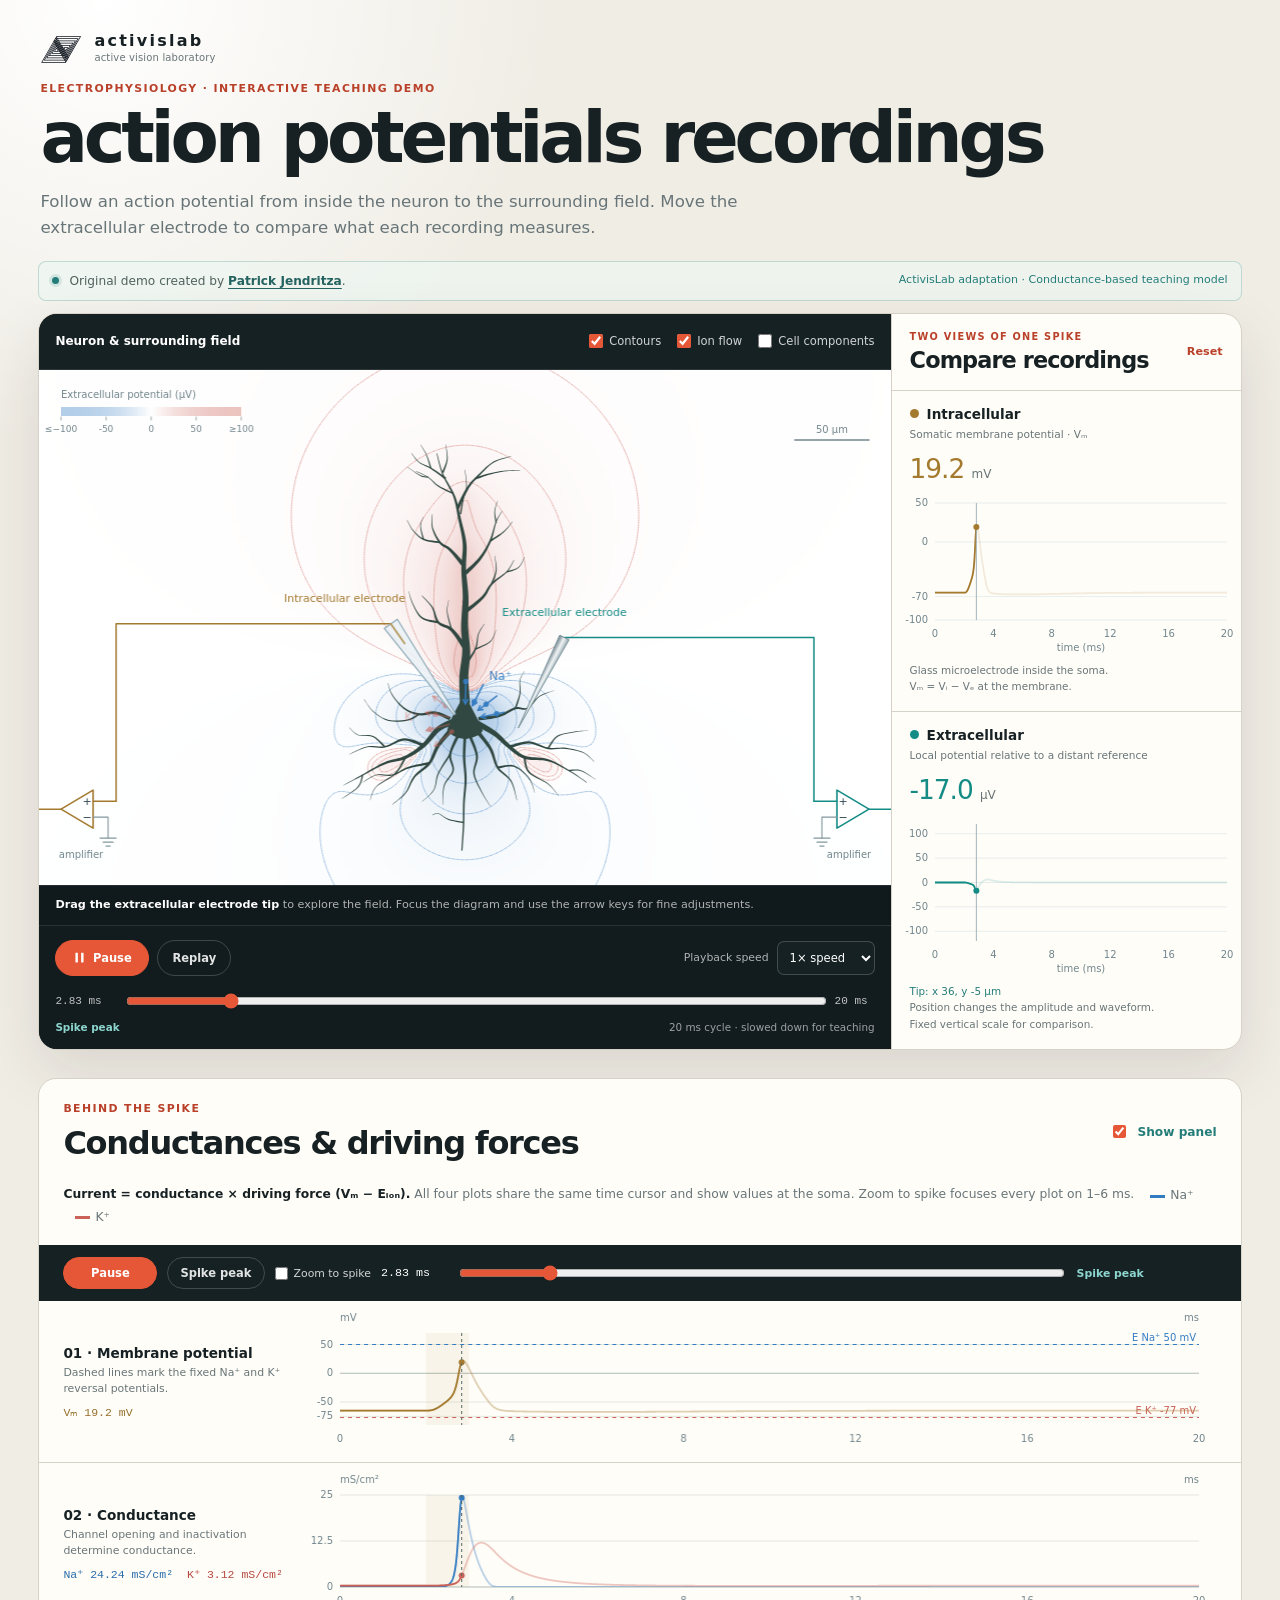
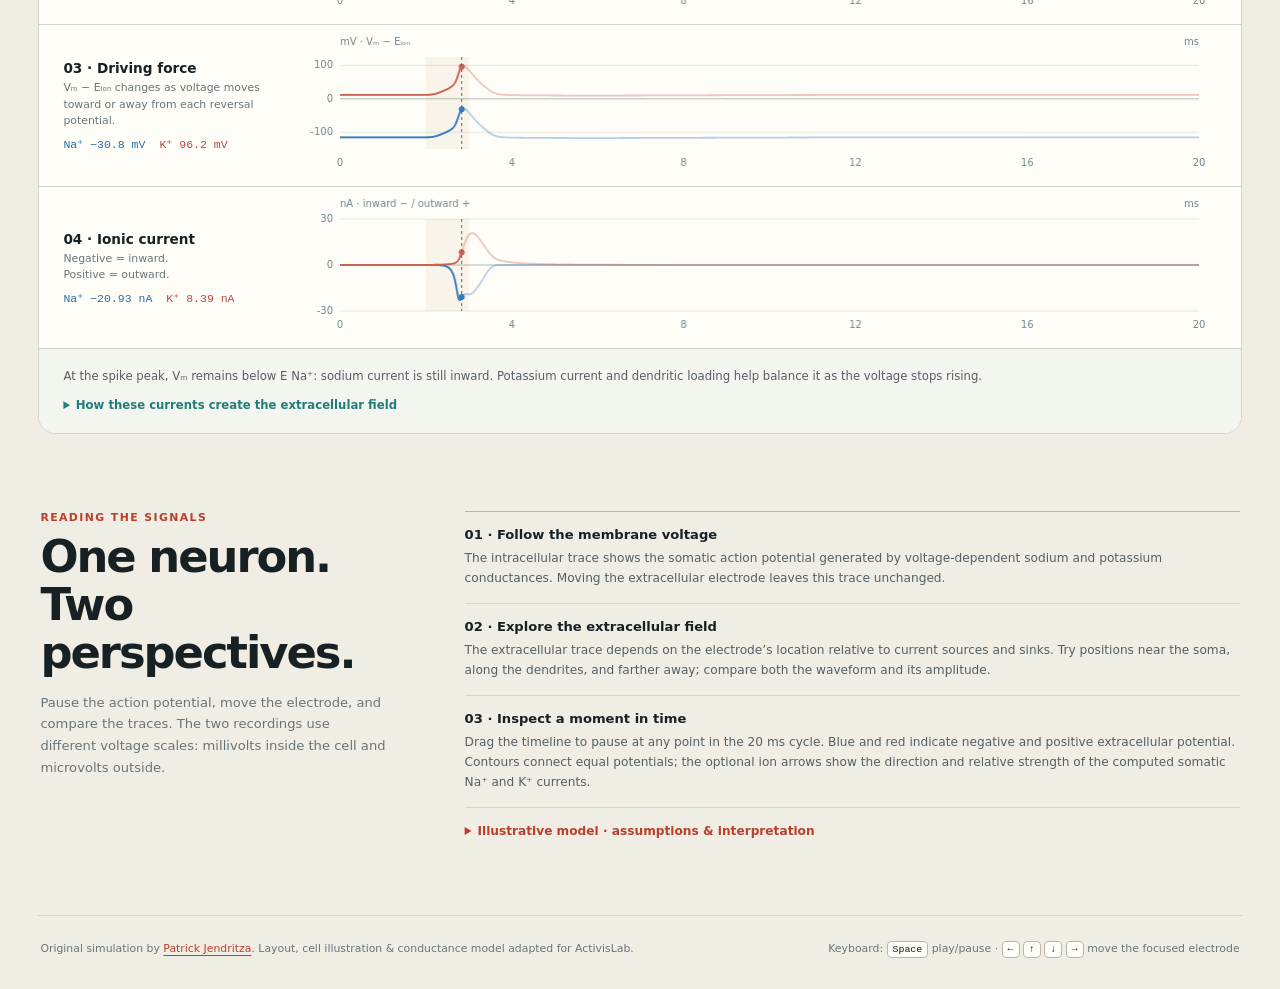
<file: demos-teaching/action_potential_recordings-test (1).html>
<!doctype html>
<html lang="en">
<head>
  <meta charset="utf-8">
  <meta name="viewport" content="width=device-width,initial-scale=1">
  <meta name="description" content="Explore intracellular and extracellular action potentials in an interactive teaching demo created by Patrick Jendritza, with a conductance-based teaching extension and layout adapted for ActivisLab.">
  <meta name="author" content="Patrick Jendritza (original simulation); ActivisLab (layout, cell illustration and conductance-model adaptation)">
  <meta name="theme-color" content="#10191b">
  <title>action potentials recordings·</title>
  <style>
    :root {
      color-scheme: light;
      --ink: #172124;
      --muted: #687578;
      --paper: #f0ede5;
      --panel: #fffdf8;
      --line: #d7d2c7;
      --accent: #e55737;
      --accent2: #b94029;
      --teal: #247d79;
      --night: #10191b;
      --intra: #a47a2f;
      --extra: #148c85;
      --shadow: 0 22px 60px #2b271e1d;
    }
    * { box-sizing: border-box; }
    html { min-width: 320px; scroll-behavior: smooth; }
    body { margin: 0; background: radial-gradient(circle at 8% 0, #fff 0, transparent 28rem), var(--paper); color: var(--ink); font-family: Inter, ui-sans-serif, system-ui, -apple-system, BlinkMacSystemFont, "Segoe UI", sans-serif; }
    button, input, select { font: inherit; accent-color: var(--accent); }
    button, select, label, summary { cursor: pointer; }
    a { color: inherit; text-underline-offset: 3px; }
    button:focus-visible, input:focus-visible, select:focus-visible, summary:focus-visible, a:focus-visible, canvas:focus-visible { outline: 3px solid #53aaa3; outline-offset: 3px; }
    .shell { width: min(1540px, 100%); margin: auto; padding: 28px clamp(12px, 3vw, 46px) 0; }
    .hero { display: flex; justify-content: space-between; align-items: end; gap: 28px; padding: 4px 2px 20px; }
    .lab-brand { display: inline-flex; align-items: center; gap: 12px; margin: 0 0 18px; text-decoration: none; }
    .lab-brand svg { display: block; width: 42px; height: 32px; }
    .lab-brand-copy { display: grid; line-height: 1.05; }
    .lab-brand-copy strong { font-size: 16px; font-weight: 700; letter-spacing: .14em; }
    .lab-brand-copy small { margin-top: 3px; color: var(--muted); font-size: 10px; letter-spacing: .015em; }
    .eyebrow { margin: 0 0 9px; color: var(--accent2); font-size: .68rem; font-weight: 800; letter-spacing: .13em; text-transform: uppercase; }
    h1 { margin: 0; font-size: clamp(2.55rem, 5.5vw, 4.7rem); font-weight: 560; letter-spacing: -.06em; line-height: .98; }
    .lede { max-width: 750px; margin: 16px 0 0; color: var(--muted); font-size: clamp(.88rem, 1.3vw, 1.05rem); line-height: 1.55; }
    .hero-link { flex: none; margin-bottom: 5px; color: var(--accent2); font-size: .75rem; font-weight: 750; }
    .source-line { display: flex; align-items: center; flex-wrap: wrap; gap: 5px 8px; margin-bottom: 12px; padding: 10px 13px; border: 1px solid #247d793b; border-radius: 8px; background: #edf5f0c9; color: #50615f; font-size: .76rem; line-height: 1.5; }
    .dot { width: 7px; height: 7px; flex: 0 0 auto; margin-right: 2px; border-radius: 50%; background: var(--teal); box-shadow: 0 0 0 3px #247d7922; }
    .source-line a { color: #23625f; font-weight: 800; }
    .source-note { margin-left: auto; color: var(--teal); font-size: .69rem; }
    .layout { display: grid; grid-template-columns: minmax(0, 1fr) minmax(300px, 350px); align-items: stretch; overflow: hidden; border: 1px solid var(--line); border-radius: 19px; background: var(--panel); box-shadow: var(--shadow); }
    .viewer { display: flex; flex-direction: column; min-width: 0; background: var(--night); color: #fff; }
    .viewer-bar { display: flex; align-items: center; justify-content: space-between; flex-wrap: wrap; gap: 10px; min-height: 56px; padding: 10px 16px; border-bottom: 1px solid #ffffff19; background: #162123; }
    .viewer-title { font-size: .75rem; font-weight: 700; }
    .display-controls { display: flex; flex-wrap: wrap; gap: 10px 16px; }
    .display-controls label { display: inline-flex; align-items: center; gap: 6px; color: #ffffffcc; font-size: .72rem; }
    .display-controls input { width: 14px; height: 14px; margin: 0; }
    .scene { position: relative; flex: 1; min-height: 490px; background: #fff; }
    #field { display: block; width: 100%; height: 100%; position: absolute; inset: 0; touch-action: none; }
    .scene-hint { margin: 0; padding: 11px 16px; border-top: 1px solid #ffffff19; color: #ffffffaa; font-size: .7rem; line-height: 1.5; }
    .scene-hint b { color: #fff; }
    .component-key { display: grid; grid-template-columns: repeat(4, minmax(0, 1fr)); gap: 12px; margin: 0; padding: 14px 16px; border-top: 1px solid var(--line); background: #f1f4ef; color: var(--ink); list-style: none; }
    .component-key[hidden] { display: none; }
    .component-key li { display: grid; grid-template-columns: 19px minmax(0, 1fr); align-content: start; gap: 2px 6px; }
    .component-key .component-number { color: var(--teal); font: 700 .65rem ui-monospace, monospace; line-height: 1.6; }
    .component-key b { font-size: .7rem; line-height: 1.5; }
    .component-key small { grid-column: 2; color: #536064; font-size: .64rem; line-height: 1.5; }
    .transport { padding: 14px 16px 16px; border-top: 1px solid #ffffff19; background: #121c1e; }
    .transport-actions { display: flex; align-items: center; flex-wrap: wrap; gap: 8px; }
    .btn { display: inline-flex; align-items: center; justify-content: center; gap: 7px; min-height: 36px; border: 1px solid #ffffff30; border-radius: 999px; background: transparent; color: #ffffffdf; padding: 7px 14px; font-size: .72rem; font-weight: 750; }
    .btn.primary { min-width: 94px; border-color: var(--accent); background: var(--accent); color: #fff; }
    .btn:hover { filter: brightness(.92); }
    #play svg { width: 13px; height: 13px; flex: none; }
    .speed-control { display: flex; align-items: center; gap: 8px; margin-left: auto; color: #ffffffaa; font-size: .68rem; }
    #speed { min-height: 34px; border: 1px solid #ffffff30; border-radius: 7px; padding: 5px 8px; background: #162123; color: #fff; font-size: .72rem; }
    .timeline { display: grid; grid-template-columns: 63px minmax(0, 1fr) 40px; align-items: center; gap: 8px; margin-top: 13px; color: #ffffffbc; font: .69rem ui-monospace, SFMono-Regular, monospace; font-variant-numeric: tabular-nums; }
    #scrub { width: 100%; min-width: 0; height: 24px; margin: 0; cursor: ew-resize; }
    .timeline-meta { display: flex; align-items: baseline; flex-wrap: wrap; justify-content: space-between; gap: 8px; margin-top: 8px; font-size: .65rem; color: #ffffff95; }
    .phase { color: #8dd6cf; font-weight: 750; }
    .recordings { min-width: 0; border-left: 1px solid var(--line); }
    .control-head { display: flex; justify-content: space-between; align-items: center; gap: 10px; padding: 17px 18px; border-bottom: 1px solid var(--line); }
    .control-head .eyebrow { margin-bottom: 5px; font-size: .61rem; }
    .control-head h2 { margin: 0; font-size: 1.4rem; letter-spacing: -.04em; }
    .link-btn { padding: 8px 0 8px 8px; border: 0; background: none; color: var(--accent2); font-size: .7rem; font-weight: 800; }
    .recording + .recording { border-top: 1px solid var(--line); }
    .panelhead { padding: 15px 18px 0; }
    .panelhead h3 { display: flex; align-items: center; gap: 8px; margin: 0 0 5px; font-size: .85rem; }
    .key { display: inline-block; width: 9px; height: 9px; border-radius: 50%; background: var(--intra); }
    .key.extra { background: var(--extra); }
    .panelhead p { margin: 0; color: var(--muted); font-size: .66rem; line-height: 1.5; }
    .readout { margin: 10px 18px 0; font-size: 1.65rem; letter-spacing: -.04em; font-variant-numeric: tabular-nums; }
    .readout.intra { color: var(--intra); }
    .readout.extra { color: var(--extra); }
    .readout small { color: var(--muted); font-size: .75rem; letter-spacing: 0; }
    .plot { display: block; width: 100%; height: 170px; }
    .plotnote { margin: 8px 18px 16px; color: var(--muted); font-size: .65rem; line-height: 1.6; }
    #position { color: var(--teal); font-variant-numeric: tabular-nums; }
    .below { display: grid; grid-template-columns: minmax(230px, .65fr) minmax(0, 1.45fr); gap: clamp(24px, 6vw, 90px); padding: clamp(48px, 6vw, 80px) 2px; border-bottom: 1px solid var(--line); }
    .below h2 { margin: 0; font-size: clamp(1.8rem, 3.5vw, 2.8rem); letter-spacing: -.045em; line-height: 1.08; }
    .intro { margin: 14px 0 0; color: var(--muted); font-size: .82rem; line-height: 1.65; }
    .notes { border-top: 1px solid #b9b3a8; }
    .note { padding: 15px 0; border-bottom: 1px solid var(--line); }
    .note h3 { margin: 0 0 6px; font-size: .82rem; }
    .note p, .assumptions p { margin: 0; color: #536064; font-size: .76rem; line-height: 1.65; }
    .assumptions { padding-top: 16px; }
    .assumptions summary { color: var(--accent2); font-size: .76rem; font-weight: 750; }
    .assumptions p { margin-top: 12px; }
    .assumptions a { color: var(--accent2); }
    .footer { display: flex; justify-content: space-between; flex-wrap: wrap; gap: 12px 26px; padding: 24px 2px 32px; color: var(--muted); font-size: .68rem; line-height: 1.6; }
    .footer p { margin: 0; }
    .footer a { color: var(--accent2); }
    kbd { padding: 2px 5px; border: 1px solid #bbb5a9; border-radius: 4px; background: #fffdf8; color: var(--ink); font: .62rem ui-monospace, monospace; }
    @media (max-width: 1000px) {
      .hero { align-items: start; flex-direction: column; gap: 16px; }
      .layout { grid-template-columns: minmax(0, 1fr) 300px; }
      .source-note { margin-left: 17px; }
      .component-key { grid-template-columns: repeat(2, minmax(0, 1fr)); }
    }
    @media (max-width: 800px) {
      .layout { grid-template-columns: 1fr; }
      .scene { flex: none; height: 490px; min-height: 0; }
      .recordings { display: grid; grid-template-columns: repeat(2, minmax(0, 1fr)); border-left: 0; }
      .control-head { grid-column: 1 / -1; }
      .recording + .recording { border-top: 0; border-left: 1px solid var(--line); }
      .below { grid-template-columns: 1fr; }
    }
    @media (max-width: 540px) {
      .shell { padding: 16px 10px 0; }
      .lab-brand { margin-bottom: 18px; }
      h1 { font-size: clamp(2.2rem, 9.2vw, 3.2rem); }
      .hero { padding-bottom: 17px; }
      .eyebrow { font-size: .6rem; }
      .source-line { align-items: start; font-size: .72rem; }
      .source-line .dot { margin-top: 5px; }
      .source-note { width: 100%; }
      .layout { border-radius: 12px; }
      .viewer-bar { padding: 12px; }
      .display-controls { gap: 12px; }
      .scene { height: 420px; }
      .transport { padding: 12px; }
      .speed-control { width: 100%; justify-content: space-between; margin: 4px 0 0; }
      .scene-hint { padding-inline: 12px; }
      .recordings { grid-template-columns: 1fr; }
      .recording + .recording { border-left: 0; border-top: 1px solid var(--line); }
      .plot { height: 190px; }
      .footer { flex-direction: column; }
    }
    .mechanism { margin-top: 28px; border: 1px solid var(--line); border-radius: 18px; background: var(--panel); overflow: clip; }
    .mechanism-head { display: flex; align-items: center; justify-content: space-between; flex-wrap: wrap; gap: 16px; padding: 23px 24px; }
    .mechanism h2 { margin: 0; font-size: clamp(1.45rem, 3vw, 2rem); font-weight: 580; letter-spacing: -.04em; }
    .panel-toggle { display: flex; align-items: center; gap: 8px; color: var(--teal); font-size: .76rem; font-weight: 750; }
    #mechanism-body[hidden] { display: none; }
    .mechanism-intro { margin: 0; padding: 0 24px 18px; color: var(--muted); font-size: .77rem; line-height: 1.6; }
    .mechanism-intro strong { color: var(--ink); font-weight: 650; }
    .ion-key { display: inline-flex; align-items: center; gap: 5px; margin-left: 12px; white-space: nowrap; }
    .ion-key i { width: 15px; height: 3px; background: #347cc2; }
    .ion-key.k i { background: #cb6258; }
    .mechanism-transport { position: sticky; top: 0; z-index: 2; display: flex; align-items: center; flex-wrap: wrap; gap: 10px; padding: 12px 24px; background: #162123; color: #fff; }
    .mechanism-transport .btn { min-height: 32px; padding: 5px 12px; }
    .mechanism-transport input { flex: 1; min-width: 90px; cursor: ew-resize; }
    .zoom-control { display: inline-flex; align-items: center; gap: 6px; color: #ffffffce; font-size: .68rem; white-space: nowrap; }
    .mechanism-transport .zoom-control input { order: 0; flex: none; min-width: 0; margin: 0; }
    #bio-time { min-width: 66px; font: .73rem ui-monospace, monospace; }
    #bio-phase { min-width: 140px; font-size: .68rem; }
    .mechanism-row { display: grid; grid-template-columns: 220px minmax(0, 1fr); align-items: center; gap: 12px; padding: 8px 24px; border-bottom: 1px solid var(--line); }
    .mechanism-copy h3 { margin: 0 0 4px; font-size: .85rem; }
    .mechanism-copy p { margin: 0 0 8px; color: var(--muted); font-size: .68rem; line-height: 1.5; }
    .bio-values { display: flex; flex-wrap: wrap; gap: 5px 14px; font: .72rem ui-monospace, monospace; font-variant-numeric: tabular-nums; }
    .bio-values .na { color: #286ca9; }
    .bio-values .k { color: #b64940; }
    .bio-values .v { color: #94702b; }
    .bio-plot { display: block; width: 100%; height: 145px; }
    .mechanism-foot { padding: 18px 24px; background: #f3f5ef; font-size: .73rem; line-height: 1.6; color: #536064; }
    .mechanism-foot p { margin: 0; }
    .mechanism-foot details { margin-top: 10px; }
    .mechanism-foot summary { color: var(--teal); font-weight: 700; }
    .balance-readout { margin-top: 8px !important; font-variant-numeric: tabular-nums; }
    @media (max-width: 800px) {
      .mechanism-row { grid-template-columns: 180px minmax(0, 1fr); gap: 8px; padding-inline: 16px; }
      #bio-phase { min-width: 0; }
    }
    @media (max-width: 540px) {
      .mechanism-head, .mechanism-transport, .mechanism-foot { padding: 16px; }
      .mechanism-intro { padding-inline: 16px; }
      .mechanism-row { grid-template-columns: 1fr; gap: 0; padding-top: 16px; }
      .mechanism-copy p { margin-bottom: 5px; }
      .bio-plot { height: 160px; }
      .mechanism-transport input { order: 5; flex-basis: 100%; }
      #bio-phase { width: 100%; }
    }
    @media (prefers-reduced-motion: reduce) { html { scroll-behavior: auto; } }
  </style>
</head>
<body>
<main class="shell">
  <header class="hero">
    <div>
      <a class="lab-brand" href="https://activislab.com/" aria-label="ActivisLab — active vision laboratory">
        <svg aria-hidden="true" focusable="false" xmlns="http://www.w3.org/2000/svg" width="116" height="88" viewBox="0 0 116 88">
  <g fill="#121820" fill-rule="nonzero">
    <path d="M45.43 23.508 31.328 47.934 17.227 72.355h56.402L59.527 47.934 45.43 23.508Zm0 3.98 12.375 21.438 12.379 21.441H20.676l12.375-21.441L45.43 27.488Z"/>
    <path d="M45.43 35.719 31.328 60.141h28.199L52.477 47.93 45.43 35.719Zm0 3.98 5.324 9.227 5.328 9.226H34.773L45.43 39.699Z"/>
    <path d="M45.43 29.613 34.852 47.93 24.277 66.25h42.301L56.004 47.93 45.43 29.613Zm0 3.981 17.703 30.664h-35.41l8.851-15.332 8.856-15.332Z"/>
    <path d="m45.43 41.824-3.528 6.11-3.523 6.101H52.48l-3.527-6.101-3.523-6.11Zm0 3.981 3.601 6.242h-7.207l1.801-3.121 1.805-3.121Z"/>
    <path d="M99.465 23.508H43.063L57.164 47.93l14.102 24.425L85.363 47.93l14.102-24.422Zm-3.445 1.988L83.64 46.938 71.266 68.375 58.887 46.938 46.512 25.496H96.02Z"/>
    <path d="M85.363 35.719H57.164l7.051 12.211 7.051 12.215 7.047-12.215 7.05-12.211Zm-3.445 1.992-5.328 9.227-5.324 9.226-5.328-9.226-5.325-9.227h21.305Z"/>
    <path d="M92.414 29.613H50.113l10.575 18.321L71.266 66.25 81.84 47.934l10.574-18.321Zm-3.445 1.992L71.266 62.27l-8.852-15.332-8.855-15.333h35.41Z"/>
    <path d="M78.316 41.824H64.215l3.523 6.106 3.528 6.105 3.523-6.105 3.527-6.106Zm-3.445 1.992-1.805 3.122-1.8 3.121-1.801-3.121-1.805-3.122h7.211Z"/>
    <path d="M71.289 84.566H3.125L24.277 47.93 45.43 11.297 66.578 47.93l12.944 22.419-.024-.014-1.14 1.975-13.503-23.384L45.43 15.277 26 48.926 6.574 82.574h65.864l-1.149 1.992Z"/>
    <path d="M45.369 11.297h68.197L92.414 47.93 71.266 84.566 50.113 47.93 37.21 25.578l1.147-1.99 13.479 23.35 19.43 33.648 19.425-33.648 19.43-33.653H44.3l1.128-1.954-.059-.034Z"/>
    <path d="M41.893 17.402h64.623L88.891 47.934 71.266 78.46 53.64 47.934 38.955 22.495l1.149-1.991 15.259 26.434L71.266 74.48l15.902-27.542 15.902-27.547H40.746l1.147-1.989Z"/>
    <path d="M74.816 78.46h-64.64L27.805 47.93 45.43 17.402 63.055 47.93l14.692 25.451-1.147 1.988L45.43 21.383 13.625 76.469h62.341l-1.15 1.992Z"/>
  </g>
</svg>

        <span class="lab-brand-copy"><strong>activislab</strong><small>active vision laboratory</small></span>
      </a>
      <p class="eyebrow">Electrophysiology · Interactive teaching demo</p>
      <h1>action potentials recordings</h1>
      <p class="lede">Follow an action potential from inside the neuron to the surrounding field. Move the extracellular electrode to compare what each recording measures.</p>
    </div>
    <!-- <a class="hero-link" href="https://activislab.com/demos-teaching/active_vision_simulator.html">Active vision simulator ↗</a> -->
  </header>

  <div class="source-line">
    <i class="dot" aria-hidden="true"></i>
    <span>Original demo created by <a href="https://patrickjendritza.com" target="_blank" rel="noopener noreferrer">Patrick Jendritza</a>.</span>
    <span class="source-note">ActivisLab adaptation · Conductance-based teaching model</span>
  </div>

  <section class="layout" aria-label="Intracellular and extracellular action potential simulator">
    <div class="viewer">
      <div class="viewer-bar">
        <span class="viewer-title">Neuron &amp; surrounding field</span>
        <div class="display-controls" role="group" aria-label="Field display">
          <label><input id="contours" type="checkbox" checked>Contours</label>
          <label><input id="ions" type="checkbox" checked>Ion flow</label>
          <label><input id="components" type="checkbox" aria-controls="component-key">Cell components</label>
        </div>
      </div>
      <div class="scene">
        <canvas id="field" role="img" tabindex="0" aria-label="Pyramidal neuron with branching apical and basal dendrites, a tapered soma, and a slender axon. Drag the extracellular electrode tip or use the arrow keys." aria-describedby="field-help"></canvas>
      </div>
      <ol class="component-key" id="component-key" hidden>
        <li><span class="component-number">01</span><b>Apical dendrites</b><small>The main dendritic tree above the soma.</small></li>
        <li><span class="component-number">02</span><b>Soma</b><small>The cell body, containing the nucleus.</small></li>
        <li><span class="component-number">03</span><b>Basal dendrites</b><small>Branches spreading from the base of the soma.</small></li>
        <li><span class="component-number">04</span><b>Axon</b><small>The thin process carrying the cell’s output.</small></li>
      </ol>
      <p class="scene-hint" id="field-help"><b>Drag the extracellular electrode tip</b> to explore the field. Focus the diagram and use the arrow keys for fine adjustments.</p>
      <div class="transport">
        <div class="transport-actions">
          <button class="btn primary" id="play" type="button" aria-label="Pause" title="Pause">Pause</button>
          <button class="btn" id="replay" type="button">Replay</button>
          <label class="speed-control" for="speed"><span>Playback speed</span><select id="speed" aria-label="Playback speed"><option value="0.5">½× speed</option><option value="1" selected>1× speed</option><option value="2">2× speed</option></select></label>
        </div>
        <div class="timeline">
          <span id="time">0.00 ms</span>
          <input id="scrub" aria-label="Time in milliseconds" type="range" min="0" max="20" step="0.005" value="0">
          <span id="duration">20 ms</span>
        </div>
        <div class="timeline-meta"><span id="phase" class="phase">Rest</span><span><span id="cycle-duration">20 ms cycle</span> · slowed down for teaching</span></div>
      </div>
    </div>

    <aside class="recordings" aria-labelledby="recordings-heading">
      <div class="control-head">
        <div><p class="eyebrow">Two views of one spike</p><h2 id="recordings-heading">Compare recordings</h2></div>
        <button class="link-btn" id="reset" type="button">Reset</button>
      </div>
      <section class="recording" aria-labelledby="intra-heading">
        <div class="panelhead"><h3 id="intra-heading"><i class="key" aria-hidden="true"></i>Intracellular</h3><p>Somatic membrane potential · Vₘ</p></div>
        <div class="readout intra"><span id="vm">−70.0</span> <small>mV</small></div>
        <canvas id="intra" class="plot" role="img" aria-label="Somatic membrane potential versus time" aria-describedby="intra-note"></canvas>
        <p class="plotnote" id="intra-note">Glass microelectrode inside the soma.<br>Vₘ = Vᵢ − Vₑ at the membrane.</p>
      </section>
      <section class="recording" aria-labelledby="extra-heading">
        <div class="panelhead"><h3 id="extra-heading"><i class="key extra" aria-hidden="true"></i>Extracellular</h3><p>Local potential relative to a distant reference</p></div>
        <div class="readout extra"><span id="ve">0.0</span> <small>µV</small></div>
        <canvas id="extra" class="plot" role="img" aria-label="Extracellular potential versus time at the selected electrode position" aria-describedby="extra-note"></canvas>
        <p class="plotnote" id="extra-note"><span id="position"></span><br>Position changes the amplitude and waveform.<br>Fixed vertical scale for comparison.</p>
      </section>
    </aside>
  </section>

  <section class="mechanism" aria-labelledby="mechanism-heading">
    <div class="mechanism-head">
      <div><p class="eyebrow">Behind the spike</p><h2 id="mechanism-heading">Conductances &amp; driving forces</h2></div>
      <label class="panel-toggle"><input id="show-mechanism" type="checkbox" checked aria-controls="mechanism-body" aria-expanded="true">Show panel</label>
    </div>
    <div id="mechanism-body">
      <p class="mechanism-intro"><strong>Current = conductance × driving force (Vₘ − Eᵢₒₙ).</strong> All four plots share the same time cursor and show values at the soma. Zoom to spike focuses every plot on 1–6 ms.
        <span class="ion-key"><i aria-hidden="true"></i>Na⁺</span><span class="ion-key k"><i aria-hidden="true"></i>K⁺</span>
      </p>
      <div class="mechanism-transport" aria-label="Synchronized mechanism playback">
        <button class="btn primary" id="bio-play" type="button" aria-label="Pause mechanism playback">Pause</button>
        <button class="btn" id="jump-peak" type="button">Spike peak</button>
        <label class="zoom-control"><input id="spike-zoom" type="checkbox">Zoom to spike</label>
        <span id="bio-time">0.00 ms</span>
        <input id="bio-scrub" type="range" min="0" max="20" step="0.005" value="0" aria-label="Mechanism time in milliseconds">
        <span id="bio-phase" class="phase">Rest</span>
      </div>
      <div class="mechanism-row">
        <div class="mechanism-copy"><h3>01 · Membrane potential</h3><p>Dashed lines mark the fixed Na⁺ and K⁺ reversal potentials.</p><div class="bio-values"><span class="v">Vₘ <output id="bio-vm">−65.0</output> mV</span></div></div>
        <canvas id="bio-voltage" class="bio-plot" role="img" aria-label="Somatic membrane potential with sodium and potassium reversal potentials versus time"></canvas>
      </div>
      <div class="mechanism-row">
        <div class="mechanism-copy"><h3>02 · Conductance</h3><p>Channel opening and inactivation determine conductance.</p><div class="bio-values"><span class="na">Na⁺ <output id="bio-gna">0.0</output></span><span class="k">K⁺ <output id="bio-gk">0.0</output></span></div></div>
        <canvas id="bio-conductance" class="bio-plot" role="img" aria-label="Somatic sodium and potassium conductance density in millisiemens per square centimeter versus time"></canvas>
      </div>
      <div class="mechanism-row">
        <div class="mechanism-copy"><h3>03 · Driving force</h3><p>Vₘ − Eᵢₒₙ changes as voltage moves toward or away from each reversal potential.</p><div class="bio-values"><span class="na">Na⁺ <output id="bio-dna">−115.0</output></span><span class="k">K⁺ <output id="bio-dk">12.0</output></span></div></div>
        <canvas id="bio-driving" class="bio-plot" role="img" aria-label="Sodium and potassium driving forces in millivolts versus time with a zero reference"></canvas>
      </div>
      <div class="mechanism-row">
        <div class="mechanism-copy"><h3>04 · Ionic current</h3><p>Negative = inward.<br>Positive = outward.</p><div class="bio-values"><span class="na">Na⁺ <output id="bio-ina">0.00</output></span><span class="k">K⁺ <output id="bio-ik">0.00</output></span></div></div>
        <canvas id="bio-current" class="bio-plot" role="img" aria-label="Somatic sodium and potassium currents in nanoamperes versus time; inward negative and outward positive"></canvas>
      </div>
      <div class="mechanism-foot">
        <p id="bio-explanation">At rest, Na⁺ has a large inward driving force, but low sodium conductance limits its current.</p>
        <details><summary>How these currents create the extracellular field</summary>
          <p>The field uses the total membrane current of each compartment: sodium + potassium + leak + synaptic + capacitive current. Passive dendrites carry return currents. The Na⁺ and K⁺ curves alone do not give the extracellular signal.</p>
          <p class="balance-readout" id="bio-balance"></p>
          <p>Conductances are shown per unit membrane area (mS/cm²); plotted currents are totals for the soma (nA). Multiplying conductance density by driving force gives µA/cm², then multiplying by somatic area gives total current.</p>
        </details>
      </div>
    </div>
  </section>

  <section class="below" aria-labelledby="interpretation-heading">
    <div><p class="eyebrow">Reading the signals</p><h2 id="interpretation-heading">One neuron.<br>Two perspectives.</h2><p class="intro">Pause the action potential, move the electrode, and compare the traces. The two recordings use different voltage scales: millivolts inside the cell and microvolts outside.</p></div>
    <div class="notes">
      <div class="note"><h3>01 · Follow the membrane voltage</h3><p>The intracellular trace shows the somatic action potential generated by voltage-dependent sodium and potassium conductances. Moving the extracellular electrode leaves this trace unchanged.</p></div>
      <div class="note"><h3>02 · Explore the extracellular field</h3><p>The extracellular trace depends on the electrode’s location relative to current sources and sinks. Try positions near the soma, along the dendrites, and farther away; compare both the waveform and its amplitude.</p></div>
      <div class="note"><h3>03 · Inspect a moment in time</h3><p>Drag the timeline to pause at any point in the 20 ms cycle. Blue and red indicate negative and positive extracellular potential. Contours connect equal potentials; the optional ion arrows show the direction and relative strength of the computed somatic Na⁺ and K⁺ currents.</p></div>
      <details class="assumptions">
        <summary>Illustrative model · assumptions &amp; interpretation</summary>
        <p>A conductance-based teaching model couples one active Hodgkin–Huxley soma to five passive dendritic compartments. A brief excitatory synaptic conductance (2–3 ms, peak 2 mS/cm², reversal 0 mV) evokes the spike. Somatic channel conductances are gNa = 120 m³h and gK = 36 n⁴ mS/cm², with leak 0.3 mS/cm² and capacitance 1 µF/cm². Reversal potentials are fixed: E Na⁺ = +50 mV, E K⁺ = −77 mV, E leak = −54.3 mV. Ion concentrations do not change.</p>
        <p>The classic squid-axon HH rates are temperature-scaled to 18 °C (Q₁₀ = 3 relative to 6.3 °C). These are generic teaching parameters, not a fit to a mammalian pyramidal neuron. The model settles for 100 ms before the displayed 20 ms interval and uses fourth-order Runge–Kutta integration at 0.005 ms steps. The effective somatic area is 2,800 µm²; dendritic areas are 1,500, 2,200, 800, 1,100 and 1,100 µm². Axial couplings along the three apical compartments are 0.20, 0.08 and 0.04 µS, and each basal coupling is 0.015 µS. Passive dendrites have leak 0.1 mS/cm² with reversal −65 mV. <a href="https://github.com/neuronsimulator/nrn/blob/master/src/nrnoc/hh.mod" target="_blank" rel="noopener">Channel-equation reference: NEURON’s HH implementation</a>.</p>
        <p>Positive membrane current is outward; negative is inward. Each compartment’s field-producing membrane current includes ionic, synaptic and capacitive currents and equals its net axial inflow. The six currents sum to zero. Na⁺ and K⁺ alone do not determine the field. Current density (µA/cm²) × area (µm²) × 10⁻⁵ gives nA. The displayed ion arrows follow somatic ionic-current direction; each ion’s arrow strength is normalized to its own peak current. They do not represent individual ion trajectories.</p>
        <p>Extracellular potential is calculated by superposition: φₑ = Σ Iⱼ / (4πσrⱼ), with σ = 0.3 S/m. With current in nA and distance in µm, multiplication by 1000 gives µV. Dendritic currents are distributed uniformly along short segments by numerical line-source integration. A finite source-radius cutoff avoids singularities. The conductor is homogeneous, isotropic and infinite in three dimensions; the display shows a two-dimensional slice with reference at infinity. The extracellular field does not feed back into the membrane simulation. <a href="https://lfpykit.readthedocs.io/en/latest/" target="_blank" rel="noopener">Volume-conductor reference: LFPykit</a>.</p>
        <p>The detailed cell drawing is an anatomical illustration: its fine branches do not add electrical compartments, and its axon does not simulate a propagating spike. Amplifier ground symbols denote the recording reference. A remote-reference intracellular measurement approximates Vₘ when the local extracellular contribution is small. The extracellular trace is a single-cell spike-related potential, not a population LFP. The shaded band in the mechanism plots marks the excitatory synaptic input.</p>
      </details>
    </div>
  </section>

  <footer class="footer">
    <p>Original simulation by <a href="https://patrickjendritza.com" target="_blank" rel="noopener noreferrer">Patrick Jendritza</a>. Layout, cell illustration &amp; conductance model adapted for ActivisLab.</p>
    <p>Keyboard: <kbd>Space</kbd> play/pause · <kbd>←</kbd> <kbd>↑</kbd> <kbd>↓</kbd> <kbd>→</kbd> move the focused electrode</p>
  </footer>
</main>
<script>
'use strict';

// Original simulation: Patrick Jendritza — https://patrickjendritza.com
// Layout, cell illustration, conductance-model extension and playback adapted for ActivisLab.

const $ = id => document.getElementById(id);
const field = $('field');
const ctx = field.getContext('2d');

const C = {
  ink: '#304952',
  muted: '#71868d',
  intra: '#a47a2f',
  extra: '#148c85',
  blue: '#347cc2',
  red: '#cb6258'
};

let t = 0;
let playing = !window.matchMedia('(prefers-reduced-motion: reduce)').matches;
let last = null;
let dirty = true;
let dragging = false;
let probe = { x: 36, y: -5 };

let W = 0;
let H = 0;
let S = 1;
let ox = 0;
let oy = 0;
let kernels = [];

const X = x => ox + x * S;
const Y = y => oy - y * S;

/* Six electrical compartments: an active soma and five passive dendritic regions.
 * Generic teaching model; its HH channel kinetics are not a pyramidal-cell fit.
 * HH equations: https://github.com/neuronsimulator/nrn/blob/master/src/nrnoc/hh.mod
 * Voltages mV, time ms, conductance density mS/cm², capacitance density µF/cm².
 * Outward membrane current is positive. All returned currents are absolute nA.
 */
const BIO = Object.freeze({
  duration: 20,
  dt: .005,
  burnIn: 100,
  temperature: 18,
  eNa: 50,
  eK: -77,
  el: -54.3,
  dendriteReversal: -65,
  gNaBar: 120,
  gKBar: 36,
  gLeak: .3,
  gDendriteLeak: .1,
  capacitance: 1,
  // Effective electrical areas and axial couplings; illustration is schematic.
  somaAreaUm2: 2800,
  areas: [2800, 1500, 2200, 800, 1100, 1100], // µm²
  edges: [[0, 1, .2], [1, 2, .08], [2, 3, .04], [0, 4, .015], [0, 5, .015]], // µS
  stimulusStart: 2,
  stimulusDuration: 1,
  stimulusPeak: 2, // somatic excitatory conductance density, mS/cm²
  stimulusReversal: 0
});

function buildModel(options = {}) {
  const config = { ...BIO, ...options };
  const densityToNA = config.areas.map(area => area * 1e-5);
  const q10 = 3 ** ((config.temperature - 6.3) / 10);
  const vtrap = x => Math.abs(x / 10) < 1e-6 ? 10 - x / 2 : x / Math.expm1(x / 10);
  const rates = v => [
    .1 * vtrap(-(v + 40)), 4 * Math.exp(-(v + 65) / 18),
    .07 * Math.exp(-(v + 65) / 20), 1 / (Math.exp(-(v + 35) / 10) + 1),
    .01 * vtrap(-(v + 55)), .125 * Math.exp(-(v + 65) / 80)
  ];
  const stimulus = time => {
    const u = (time - config.stimulusStart) / config.stimulusDuration;
    return u > 0 && u < 1 ? config.stimulusPeak * Math.sin(Math.PI * u) ** 2 : 0;
  };
  // State = [six compartment voltages, m, h, n].
  function evaluate(time, state) {
    const vm = state[0];
    const gNa = config.gNaBar * state[6] ** 3 * state[7];
    const gK = config.gKBar * state[8] ** 4;
    const driveNa = vm - config.eNa;
    const driveK = vm - config.eK;
    const stim = stimulus(time);
    const iNa = gNa * driveNa * densityToNA[0];
    const iK = gK * driveK * densityToNA[0];
    const iLeak = config.gLeak * (vm - config.el) * densityToNA[0];
    const iStim = stim * (vm - config.stimulusReversal) * densityToNA[0];
    const ionic = state.slice(0, 6).map((v, j) => j === 0 ? iNa + iK + iLeak + iStim
      : config.gDendriteLeak * (v - config.dendriteReversal) * densityToNA[j]);
    const axial = Array(6).fill(0);
    for (const [a, b, conductance] of config.edges) {
      const intoA = conductance * (state[b] - state[a]);
      axial[a] += intoA;
      axial[b] -= intoA;
    }
    const slope = ionic.map((value, j) => (axial[j] - value) / (config.capacitance * densityToNA[j]));
    const cap = slope.map((value, j) => value * config.capacitance * densityToNA[j]);
    const membrane = ionic.map((value, j) => value + cap[j]);
    const r = rates(vm);
    for (let j = 0; j < 3; j++) slope.push(q10 * (r[j * 2] * (1 - state[6 + j]) - r[j * 2 + 1] * state[6 + j]));
    return { time, vm, gNa, gK, driveNa, driveK, iNa, iK, iLeak, iStim, iCap: cap[0], stim,
      membrane, ionic, cap, axial, dv: slope[0], slope, gates: state.slice(6), voltages: state.slice(0, 6) };
  }
  function step(time, state, dt) {
    const k1 = evaluate(time, state).slope;
    const k2 = evaluate(time + dt / 2, state.map((v, j) => v + dt * k1[j] / 2)).slope;
    const k3 = evaluate(time + dt / 2, state.map((v, j) => v + dt * k2[j] / 2)).slope;
    const k4 = evaluate(time + dt, state.map((v, j) => v + dt * k3[j])).slope;
    return state.map((v, j) => v + dt * (k1[j] + 2 * k2[j] + 2 * k3[j] + k4[j]) / 6);
  }
  const initialRates = rates(-65);
  let state = Array(6).fill(-65).concat([0, 1, 2].map(j => initialRates[j * 2] / (initialRates[j * 2] + initialRates[j * 2 + 1])));
  const burnSteps = Math.ceil(config.burnIn / config.dt);
  for (let k = 0; k < burnSteps; k++) state = step(-config.burnIn + k * config.burnIn / burnSteps, state, config.burnIn / burnSteps);
  const rest = state[0];
  const restState = state.slice();
  const count = Math.round(config.duration / config.dt);
  const dt = config.duration / count;
  const times = Array.from({ length: count + 1 }, (_, k) => k * dt);
  const states = [state];
  const trace = [evaluate(0, state)];
  for (let k = 1; k <= count; k++) {
    state = step(times[k - 1], state, dt);
    states.push(state);
    trace.push(evaluate(times[k], state));
  }
  let peakIndex = 0;
  for (let k = 1; k <= count; k++) if (trace[k].vm > trace[peakIndex].vm) peakIndex = k;
  const peakTime = times[peakIndex];
  const onsetIndex = trace.findIndex((point, k) => k < peakIndex && point.vm >= rest + 8 && point.dv > 0);
  function phase(time, point) {
    if (time < config.stimulusStart) return 'Rest';
    if (Math.abs(time - peakTime) < .04 && point.vm > 0) return 'Spike peak';
    if (time < peakTime) return point.vm > rest + 8 ? 'Depolarization · Na⁺ entry' : 'Excitatory input';
    if (point.vm > rest + 1) return 'Repolarization · K⁺ exit';
    if (point.vm < rest - 1) return 'Afterhyperpolarization';
    const gateDistance = point.gates.reduce((sum, value, j) => sum + Math.abs(value - restState[6 + j]), 0);
    return Math.abs(point.vm - rest) < .25 && gateDistance < .01 ? 'Rest' : 'Recovery';
  }
  function sample(time) {
    const bounded = Math.max(0, Math.min(config.duration, time));
    const position = bounded / dt;
    const index = Math.min(count - 1, Math.floor(position));
    const fraction = position - index;
    // Recompute currents from interpolated state to preserve I = g(V − E).
    const interpolated = states[index].map((value, j) => value + (states[index + 1][j] - value) * fraction);
    const point = evaluate(bounded, interpolated);
    point.phase = phase(bounded, point);
    return point;
  }
  return { config, times, states, trace, samples: trace, sample, rest, restState, densityToNA,
    peakTime, phaseAt: time => sample(time).phase,
    events: { peakTime, onsetTime: onsetIndex < 0 ? null : times[onsetIndex] } };
}

const model = buildModel();

const membraneVoltage = time => model.sample(time).vm;
let timeWindow = [0, BIO.duration];
const windowDuration = () => timeWindow[1] - timeWindow[0];

const compartments = [
  { x: 0,   y: 0,   r: 15 },
  { x: 0,   y: 30,  r: 7 },
  { x: 0,   y: 80,  r: 5 },
  { x: 0,   y: 140, r: 3 },
  { x: -40, y: -25, r: 4 },
  { x: 40,  y: -25, r: 4 }
];

const segments = [
  null,
  [[0, 15], [0, 45]],
  [[0, 45], [0, 115]],
  [[0, 115], [0, 155]],
  [[-20, -14], [-60, -34]],
  [[20, -14], [60, -34]]
];

const sources = compartments.map((compartment, j) => {
  if (!segments[j]) return [{ ...compartment, weight: 1 }];

  const [a, b] = segments[j];

  return Array.from({ length: 24 }, (_, k) => {
    const u = (k + .5) / 24;

    return {
      x: a[0] + u * (b[0] - a[0]),
      y: a[1] + u * (b[1] - a[1]),
      r: compartment.r,
      weight: 1 / 24
    };
  });
});

const currents = time => model.sample(time).membrane;

function kernel(x, y, j) {
  let value = 0;

  for (const source of sources[j]) {
    const distance = Math.max(
      source.r,
      Math.hypot(x - source.x, y - source.y)
    );

    value += source.weight / distance;
  }

  return value * 1000 / (4 * Math.PI * .3);
}

function potential(x, y, current) {
  let value = 0;

  for (let j = 0; j < current.length; j++) {
    value += current[j] * kernel(x, y, j);
  }

  return value;
}

function line(points, color, width = 1.4) {
  ctx.beginPath();

  points.forEach((point, index) => {
    if (index) ctx.lineTo(...point);
    else ctx.moveTo(...point);
  });

  ctx.strokeStyle = color;
  ctx.lineWidth = width;
  ctx.lineJoin = 'round';
  ctx.lineCap = 'round';
  ctx.stroke();
}

function text(
  label, x, y, color = C.muted, size = 11, align = 'left'
) {
  ctx.font = `${size}px system-ui`;
  ctx.fillStyle = color;
  ctx.textAlign = align;
  ctx.fillText(label, x, y);
}

function circle(x, y, radius, fill) {
  ctx.beginPath();
  ctx.arc(x, y, radius, 0, Math.PI * 2);
  ctx.fillStyle = fill;
  ctx.fill();
}

/* Field map and interpolated isopotential contours. */

const GW = 180;
const GH = 210;

const heat = document.createElement('canvas');
heat.width = GW;
heat.height = GH;

const heatContext = heat.getContext('2d');
const pixels = heatContext.createImageData(GW, GH);
const grid = new Float32Array(GW * GH);

function fieldColor(value) {
  const magnitude = Math.min(Math.abs(value), 100);
  const fraction = .39 * Math.tanh(magnitude / 48);
  const color = value < 0 ? [52, 124, 194] : [203, 98, 88];

  return color.map(component =>
    Math.round(255 + (component - 255) * fraction)
  );
}

function fieldMap(current) {
  for (let i = 0; i < grid.length; i++) {
    let value = 0;

    for (let j = 0; j < current.length; j++) {
      value += kernels[j][i] * current[j];
    }

    grid[i] = value;

    const color = fieldColor(value);

    pixels.data[i * 4] = color[0];
    pixels.data[i * 4 + 1] = color[1];
    pixels.data[i * 4 + 2] = color[2];
    pixels.data[i * 4 + 3] = 255;
  }

  heatContext.putImageData(pixels, 0, 0);
  ctx.imageSmoothingEnabled = true;
  ctx.drawImage(heat, 0, 0, W, H);

  if (!$('contours').checked) return;

  const levels = [-100, -50, -20, -10, -5, -2, 2, 5, 10, 20, 50, 100];

  for (const level of levels) {
    ctx.beginPath();

    for (let y = 0; y < GH - 1; y++) {
      for (let x = 0; x < GW - 1; x++) {
        const values = [
          grid[y * GW + x],
          grid[y * GW + x + 1],
          grid[(y + 1) * GW + x + 1],
          grid[(y + 1) * GW + x]
        ];

        const corners = [
          [x, y],
          [x + 1, y],
          [x + 1, y + 1],
          [x, y + 1]
        ];

        const crossings = [];

        for (let edge = 0; edge < 4; edge++) {
          const next = (edge + 1) % 4;

          if ((values[edge] < level) === (values[next] < level)) {
            continue;
          }

          const u =
            (level - values[edge]) /
            (values[next] - values[edge]);

          crossings.push([
            (
              corners[edge][0] +
              u * (corners[next][0] - corners[edge][0])
            ) * W / (GW - 1),

            (
              corners[edge][1] +
              u * (corners[next][1] - corners[edge][1])
            ) * H / (GH - 1)
          ]);
        }

        if (crossings.length === 2) {
          ctx.moveTo(...crossings[0]);
          ctx.lineTo(...crossings[1]);
        } else if (crossings.length === 4) {
          const center =
            (values[0] + values[1] + values[2] + values[3]) / 4;

          const pairs =
            ((center < level) === (values[0] < level))
              ? [[0, 1], [2, 3]]
              : [[0, 3], [1, 2]];

          for (const [a, b] of pairs) {
            ctx.moveTo(...crossings[a]);
            ctx.lineTo(...crossings[b]);
          }
        }
      }
    }

    ctx.strokeStyle = level < 0
      ? 'rgba(52,124,194,.36)'
      : 'rgba(203,98,88,.36)';

    ctx.lineWidth = .85;
    ctx.lineJoin = 'round';
    ctx.lineCap = 'round';
    ctx.stroke();
  }
}

/* Neuron geometry. */

/* Original, schematic pyramidal-cell drawing. Coordinates are in model space.
   The finely tapered outline is shared by painting and probe collision checks. */

const neuriteSpecs = [
  // Apical shaft and its asymmetric terminal crown.
  { part: 'apical', radii: [3.4, .22], points: [[0,11],[-.8,29],[.8,46],[-.3,64],[.4,83],[-.9,102],[-.3,119],[-3.7,136],[-7.3,151],[-15,166],[-19,180]] },
  { part: 'apical', radii: [1.05,.17], points: [[-5,143],[2,157],[9,165],[19,174],[31,178]] },
  { part: 'apical', radii: [.66,.12], points: [[7,163],[16,166],[26,168],[37,168.5]] },
  { part: 'apical', radii: [.67,.13], points: [[-13,163],[-23,170],[-31,174],[-36,180]] },
  { part: 'apical', radii: [.45,.11], points: [[-23,170],[-26,179],[-30,186]] },
  { part: 'apical', radii: [.57,.12], points: [[-15,167],[-12,176],[-13,186]] },
  { part: 'apical', radii: [.54,.12], points: [[-8,153],[-18,158],[-25,164],[-33,168]] },
  { part: 'apical', radii: [.4,.1], points: [[-25,164],[-30,165],[-39,171]] },
  { part: 'apical', radii: [.49,.12], points: [[-3,139],[-1,150],[1,157],[0,169]] },

  // Oblique dendrites leave the shaft at different heights and angles.
  { part: 'apical', radii: [1.4,.14], points: [[-.4,104],[-10,115],[-17,120],[-22,130],[-22,139]] },
  { part: 'apical', radii: [.68,.11], points: [[-17,120],[-28,122],[-35,128],[-39,135]] },
  { part: 'apical', radii: [.45,.11], points: [[-28,122],[-30,131],[-28,137]] },
  { part: 'apical', radii: [1.3,.14], points: [[0,99],[10,109],[17,121],[21,134],[25,141]] },
  { part: 'apical', radii: [.65,.12], points: [[17,121],[26,127],[32,134]] },
  { part: 'apical', radii: [.45,.1], points: [[21,133],[20,141],[22,148]] },
  { part: 'apical', radii: [1.3,.15], points: [[.1,73],[12,83],[18,92],[28,100],[33,108]] },
  { part: 'apical', radii: [.58,.11], points: [[18,92],[21,101],[20,111]] },
  { part: 'apical', radii: [.47,.1], points: [[28,100],[36,103],[40,110]] },
  { part: 'apical', radii: [1.6,.16], points: [[0,49],[-9,61],[-18,66],[-22,76],[-29,84]] },
  { part: 'apical', radii: [.73,.11], points: [[-18,66],[-29,69],[-35,78],[-38,87]] },
  { part: 'apical', radii: [.48,.1], points: [[-9,61],[-12,73],[-11,81]] },
  { part: 'apical', radii: [.82,.12], points: [[0,37],[7,48],[9,58],[13,65]] },
  { part: 'apical', radii: [.5,.1], points: [[7,48],[17,53],[21,61]] },

  // Basal arbor: irregular primary stems, each with progressively finer forks.
  { part: 'basal', radii: [2.0,.15], points: [[-8,-1],[-18,-6],[-28,-17],[-40,-25],[-54,-29],[-69,-37],[-82,-44]] },
  { part: 'basal', radii: [1.05,.11], points: [[-28,-17],[-41,-13],[-54,-18],[-66,-18],[-78,-23]] },
  { part: 'basal', radii: [.57,.1], points: [[-54,-18],[-62,-11],[-72,-10],[-78,-5]] },
  { part: 'basal', radii: [.61,.1], points: [[-40,-25],[-47,-36],[-60,-45],[-64,-54]] },
  { part: 'basal', radii: [.47,.1], points: [[-69,-37],[-72,-45],[-83,-53]] },
  { part: 'basal', radii: [1.6,.12], points: [[-8,-5],[-18,-17],[-24,-29],[-34,-38],[-40,-49],[-49,-57]] },
  { part: 'basal', radii: [.8,.1], points: [[-24,-29],[-38,-32],[-49,-37],[-60,-37],[-69,-42]] },
  { part: 'basal', radii: [1.2,.12], points: [[-10,1],[-20,5],[-31,4],[-41,8],[-49,17],[-52,25]] },
  { part: 'basal', radii: [.57,.1], points: [[-31,4],[-39,0],[-52,0],[-62,6],[-68,14]] },
  { part: 'basal', radii: [1.05,.11], points: [[-4,-9],[-10,-23],[-8,-34],[-14,-44],[-15,-57]] },
  { part: 'basal', radii: [.58,.1], points: [[-10,-23],[-18,-36],[-21,-47],[-29,-55]] },
  { part: 'basal', radii: [1.95,.15], points: [[8,-2],[20,-9],[30,-18],[40,-25],[56,-27],[70,-34],[82,-42]] },
  { part: 'basal', radii: [.93,.11], points: [[30,-18],[43,-15],[56,-19],[68,-19],[80,-22],[87,-28]] },
  { part: 'basal', radii: [.56,.1], points: [[56,-19],[62,-11],[73,-8],[83,-7]] },
  { part: 'basal', radii: [.72,.1], points: [[40,-25],[43,-35],[56,-43],[63,-51]] },
  { part: 'basal', radii: [.46,.09], points: [[70,-34],[78,-34],[88,-40]] },
  { part: 'basal', radii: [1.4,.13], points: [[7,-6],[17,-19],[22,-32],[31,-41],[35,-54]] },
  { part: 'basal', radii: [.7,.1], points: [[22,-32],[33,-31],[43,-39],[47,-49]] },
  { part: 'basal', radii: [1.25,.12], points: [[9,1],[23,3],[34,8],[42,8],[50,16],[60,20]] },
  { part: 'basal', radii: [.57,.1], points: [[34,8],[37,18],[37,27],[40,33]] },
  { part: 'basal', radii: [1.0,.1], points: [[3,-10],[8,-24],[6,-36],[11,-48],[17,-58]] },

  // Thin axon and a small collateral, visually distinct from the basal tree.
  { part: 'axon', radii: [.92,.39], points: [[0,-10],[-.6,-25],[.4,-40],[-.7,-55],[-1,-71],[-2.1,-88]] },
  { part: 'axon', radii: [.47,.11], points: [[-1,-69],[-11,-67],[-18,-63],[-22,-64]] }
];

// Uniform Catmull–Rom interpolation gives continuous branches without a
// hand-drawn-looking zigzag. Sampling is performed only once, not each frame.
function sampleNeurite(spec) {
  const samples = [];
  const points = spec.points;
  for (let i = 0; i < points.length - 1; i++) {
    const p0 = points[Math.max(0, i - 1)];
    const p1 = points[i];
    const p2 = points[i + 1];
    const p3 = points[Math.min(points.length - 1, i + 2)];
    const count = Math.max(5, Math.ceil(Math.hypot(p2[0] - p1[0], p2[1] - p1[1]) / 2));
    for (let k = 0; k < count; k++) {
      const u = k / count;
      const u2 = u * u;
      const u3 = u2 * u;
      samples.push([0, 1].map(d => .5 * (
        2 * p1[d] + (-p0[d] + p2[d]) * u +
        (2 * p0[d] - 5 * p1[d] + 4 * p2[d] - p3[d]) * u2 +
        (-p0[d] + 3 * p1[d] - 3 * p2[d] + p3[d]) * u3
      )));
    }
  }
  samples.push([...points[points.length - 1]]);
  let length = 0;
  const distances = samples.map((p, i) => {
    if (i) length += Math.hypot(p[0] - samples[i - 1][0], p[1] - samples[i - 1][1]);
    return length;
  });
  const centerline = samples.map((p, i) => ({
    x: p[0], y: p[1],
    r: spec.radii[1] + (spec.radii[0] - spec.radii[1]) * Math.pow(1 - distances[i] / length, 1.15)
  }));
  const left = [], right = [];
  centerline.forEach((p, i) => {
    const before = centerline[Math.max(0, i - 1)];
    const after = centerline[Math.min(centerline.length - 1, i + 1)];
    const length = Math.hypot(after.x - before.x, after.y - before.y) || 1;
    const nx = -(after.y - before.y) / length;
    const ny = (after.x - before.x) / length;
    left.push([p.x + nx * p.r, p.y + ny * p.r]);
    right.push([p.x - nx * p.r, p.y - ny * p.r]);
  });
  return { part: spec.part, centerline, outline: left.concat(right.reverse()) };
}

const neurites = neuriteSpecs.map(sampleNeurite);

// A tapered pyramidal soma; the intracellular electrode at (-7, 4) stays inside.
const somaCurves = [
  [[0,18],[2.9,10],[8,3],[12,-7]],
  [[12,-7],[10,-11],[4,-12],[0,-12.8]],
  [[0,-12.8],[-6,-12],[-10,-10],[-12,-7]],
  [[-12,-7],[-10,1],[-5,9],[0,18]]
];

const somaOutline = somaCurves.flatMap(curve =>
  Array.from({ length: 40 }, (_, k) => {
    const u = k / 40;
    const v = 1 - u;
    return [0, 1].map(d =>
      v * v * v * curve[0][d] +
      3 * v * v * u * curve[1][d] +
      3 * v * u * u * curve[2][d] +
      u * u * u * curve[3][d]
    );
  })
);

function neuron() {
  ctx.save();
  ctx.fillStyle = '#304841';
  for (const branch of neurites) {
    ctx.beginPath();
    branch.outline.forEach((p, i) => {
      if (i === 0) ctx.moveTo(X(p[0]), Y(p[1]));
      else ctx.lineTo(X(p[0]), Y(p[1]));
    });
    ctx.closePath();
    ctx.fill();
  }
  ctx.beginPath();
  ctx.moveTo(X(somaCurves[0][0][0]), Y(somaCurves[0][0][1]));
  for (const curve of somaCurves) {
    ctx.bezierCurveTo(
      X(curve[1][0]), Y(curve[1][1]),
      X(curve[2][0]), Y(curve[2][1]),
      X(curve[3][0]), Y(curve[3][1])
    );
  }
  ctx.closePath();
  ctx.fill();
  ctx.restore();
}

function insideNeurite(x, y, clearance = .7 / S) {
  for (const branch of neurites) {
    const line = branch.centerline;
    for (let i = 0; i < line.length - 1; i++) {
      const a = line[i], b = line[i + 1];
      const dx = b.x - a.x, dy = b.y - a.y;
      const denominator = dx * dx + dy * dy;
      const u = denominator ? Math.max(0, Math.min(1, ((x - a.x) * dx + (y - a.y) * dy) / denominator)) : 0;
      const radius = a.r + (b.r - a.r) * u;
      if (Math.hypot(x - a.x - dx * u, y - a.y - dy * u) <= radius + clearance) return true;
    }
  }
  return false;
}

/*
  Both amplifier symbols and electrode cables use these exact terminals.
  The electrode connects to the non-inverting (+) input.
*/

function amplifierGeometry(left) {
  const x = left ? 42 : W - 42;
  const y = Math.min(Y(-60), H - 65);
  const direction = left ? -1 : 1;
  const baseX = x - direction * 12;

  return {
    x,
    y,
    direction,
    baseX,
    tipX: x + direction * 20,
    inputX: x - direction * 35,
    inputY: y - 8,
    referenceX: x - direction * 27,
    referenceY: y + 8
  };
}

function amplifier(left, color) {
  const a = amplifierGeometry(left);

  ctx.beginPath();
  ctx.moveTo(a.baseX, a.y - 19);
  ctx.lineTo(a.tipX, a.y);
  ctx.lineTo(a.baseX, a.y + 19);
  ctx.closePath();

  ctx.fillStyle = 'white';
  ctx.fill();
  ctx.strokeStyle = color;
  ctx.lineWidth = 1.6;
  ctx.stroke();

  line([
    [a.inputX, a.inputY],
    [a.baseX, a.inputY]
  ], color, 1.5);

  line([
    [a.tipX, a.y],
    [left ? 0 : W, a.y]
  ], color, 1.5);

  text(
    '+',
    a.baseX + a.direction * 6,
    a.y - 4,
    C.ink,
    11,
    'center'
  );

  text(
    '−',
    a.baseX + a.direction * 6,
    a.y + 12,
    C.ink,
    11,
    'center'
  );

  const groundY = a.y + 29;

  line([
    [a.baseX, a.referenceY],
    [a.referenceX, a.referenceY],
    [a.referenceX, groundY]
  ], '#82979e', 1.1);

  line([
    [a.referenceX - 8, groundY],
    [a.referenceX + 8, groundY]
  ], '#82979e', 1.1);

  line([
    [a.referenceX - 5, groundY + 4],
    [a.referenceX + 5, groundY + 4]
  ], '#82979e', 1.1);

  line([
    [a.referenceX - 2, groundY + 8],
    [a.referenceX + 2, groundY + 8]
  ], '#82979e', 1.1);

  text('amplifier', a.x, a.y + 49, C.muted, 10, 'center');
}

function intracellularElectrode() {
  // The tip lies inside the tapered soma; the nucleus is not drawn.
  const tip = [X(-7), Y(4)];
  const base = [X(-50), Y(65)];

  const dx = base[0] - tip[0];
  const dy = base[1] - tip[1];
  const length = Math.hypot(dx, dy);
  const nx = -dy / length;
  const ny = dx / length;

  const a = amplifierGeometry(true);

  line([
    base,
    [a.inputX, base[1]],
    [a.inputX, a.inputY]
  ], C.intra, 1.5);

  ctx.beginPath();
  ctx.moveTo(tip[0] + nx, tip[1] + ny);
  ctx.lineTo(base[0] + nx * 8, base[1] + ny * 8);
  ctx.lineTo(base[0] - nx * 8, base[1] - ny * 8);
  ctx.lineTo(tip[0] - nx, tip[1] - ny);
  ctx.closePath();

  ctx.fillStyle = 'rgba(235,242,246,.88)';
  ctx.fill();
  ctx.strokeStyle = '#8ca9b6';
  ctx.lineWidth = 1.2;
  ctx.stroke();

  line([
    base,
    [
      base[0] - dx / length * 24,
      base[1] - dy / length * 24
    ]
  ], '#b69c64', 1.8);

  const electrodeLabel = 'Intracellular electrode';
  const labelSize = W < 340 ? 10 : 11;
  ctx.font = `${labelSize}px system-ui`;
  const labelX = Math.max(12 + ctx.measureText(electrodeLabel).width / 2, base[0] - 46);
  text(
    electrodeLabel,
    labelX,
    base[1] - 22,
    C.intra,
    labelSize,
    'center'
  );

  amplifier(true, C.intra);
}

function extracellularElectrode() {
  const px = X(probe.x);
  const py = Y(probe.y);

  const bx = Math.min(W - 85, px + 46);
  const by = Math.max(100, py - 90);

  const dx = bx - px;
  const dy = by - py;
  const length = Math.hypot(dx, dy);
  const nx = -dy / length;
  const ny = dx / length;

  const a = amplifierGeometry(false);

  line([
    [bx, by],
    [a.inputX, by],
    [a.inputX, a.inputY]
  ], C.extra, 1.5);

  ctx.beginPath();
  ctx.moveTo(px, py);
  ctx.lineTo(bx + nx * 5, by + ny * 5);
  ctx.lineTo(bx - nx * 5, by - ny * 5);
  ctx.closePath();

  const gradient = ctx.createLinearGradient(
    bx - nx * 5, by - ny * 5,
    bx + nx * 5, by + ny * 5
  );

  gradient.addColorStop(0, '#72858e');
  gradient.addColorStop(.5, '#f1f5f6');
  gradient.addColorStop(1, '#9aadb4');

  ctx.fillStyle = gradient;
  ctx.fill();
  ctx.strokeStyle = '#708b95';
  ctx.lineWidth = 1;
  ctx.stroke();

  text(
    'Extracellular electrode',
    Math.max(85, Math.min(W - 85, bx)),
    by - 22,
    C.extra,
    11,
    'center'
  );

  amplifier(false, C.extra);
}

/* Cell-relative callouts stay beside the anatomy at every viewport size. */

function neuronComponents() {
  if (!$('components').checked) return;

  const labels = [
    { number: '01', anchor: [-23, 170], badge: [-66, 168] },
    { number: '02', anchor: [8, 0], badge: [80, 18] },
    { number: '03', anchor: [-44, -26], badge: [-95, -47] },
    { number: '04', anchor: [-1.2, -74], badge: [30, -83] }
  ];

  ctx.save();
  for (const item of labels) {
    const ax = X(item.anchor[0]);
    const ay = Y(item.anchor[1]);
    const labelX = X(item.badge[0]);
    const labelY = Y(item.badge[1]);

    ctx.setLineDash([3, 3]);
    line([[ax, ay], [labelX, labelY]], '#52645e', .9);
    ctx.setLineDash([]);
    circle(ax, ay, 2, '#52645e');

    circle(labelX, labelY, 11, 'rgba(255,253,248,.97)');
    ctx.strokeStyle = '#82928b';
    ctx.lineWidth = .8;
    ctx.stroke();
    text(item.number, labelX, labelY + 3.5, '#245e58', 10, 'center');
  }
  ctx.restore();
}

/* Optional schematic ion-flow overlay; enabled initially. */

function ionFlow(point) {
  if (!$('ions').checked) return;

  const sodium = Math.abs(point.iNa) / ionMax.na;
  const potassium = Math.abs(point.iK) / ionMax.k;

  const components = [
    [sodium, point.iNa < 0, C.blue, 'Na⁺', .2],
    [potassium, point.iK < 0, C.red, 'K⁺', 2.5]
  ];

  for (const [strength, inward, color, label, start] of components) {
    if (strength < .02) continue;

    ctx.save();
    ctx.globalAlpha = Math.min(.95, strength);

    for (let j = 0; j < 4; j++) {
      const angle = start + j * .45;
      const cosine = Math.cos(angle);
      const sine = Math.sin(angle);

      const radius1 = inward ? 27 : 11;
      const radius2 = inward ? 11 : 27;

      const x1 = X(cosine * radius1);
      const y1 = Y(sine * radius1);
      const x2 = X(cosine * radius2);
      const y2 = Y(sine * radius2);

      line([[x1, y1], [x2, y2]], color, 1.6);

      const direction = Math.atan2(y2 - y1, x2 - x1);

      line([
        [
          x2 - 5 * Math.cos(direction - .5),
          y2 - 5 * Math.sin(direction - .5)
        ],
        [x2, y2],
        [
          x2 - 5 * Math.cos(direction + .5),
          y2 - 5 * Math.sin(direction + .5)
        ]
      ], color, 1.6);

      const fraction = (t * 4 + j * .24) % 1;

      circle(
        x1 + (x2 - x1) * fraction,
        y1 + (y2 - y1) * fraction,
        2.7,
        color
      );
    }

    text(
      label,
      X(Math.cos(start + .65) * 36),
      Y(Math.sin(start + .65) * 36),
      color,
      12,
      'center'
    );

    ctx.restore();
  }
}

function voltageScale() {
  const x = 22;
  const y = 37;
  const width = Math.min(180, W * .45);

  for (let k = 0; k < Math.ceil(width); k++) {
    const value = -100 + 200 * k / (width - 1);
    ctx.fillStyle = `rgb(${fieldColor(value).join(',')})`;
    ctx.fillRect(x + k, y, 1, 9);
  }

  text('Extracellular potential (µV)', x, y - 9, C.muted, 10);

  for (const value of [-100, -50, 0, 50, 100]) {
    const xx = x + (value + 100) / 200 * width;

    line([[xx, y + 10], [xx, y + 13]], C.muted, .7);

    const label =
      value === -100 ? '≤−100' :
      value === 100 ? '≥100' :
      String(value);

    text(label, xx, y + 25, C.muted, 9, 'center');
  }

  const scaleLength = 50 * S;
  const scaleRight = W - 22;
  const scaleLeft = scaleRight - scaleLength;

  line([[scaleLeft, 70], [scaleRight, 70]], C.muted, 1.5);

  text(
    '50 µm',
    (scaleLeft + scaleRight) / 2,
    63,
    C.muted,
    10,
    'center'
  );
}

/* Trace calculation: refresh the extracellular waveform when the tip moves. */

const traceTimes = model.times;
const intracellularTrace = Float64Array.from(model.samples, point => point.vm);

let extracellularTrace = new Float64Array(traceTimes.length);

function updateExtracellularTrace() {
  const weights = compartments.map((_, j) => kernel(probe.x, probe.y, j));
  extracellularTrace = Float64Array.from(model.samples, point =>
    point.membrane.reduce((sum, value, j) => sum + value * weights[j], 0)
  );
}

function plot(id, values, currentValue, range, ticks, color) {
  const canvas = $(id);
  const g = canvas.getContext('2d');
  const width = canvas.clientWidth;
  const height = canvas.clientHeight;

  const left = 43;
  const right = width - 14;
  const top = 19;
  const bottom = height - 34;

  const x = time => left + (time - timeWindow[0]) / windowDuration() * (right - left);

  const y = value =>
    bottom -
    (value - range[0]) / (range[1] - range[0]) *
    (bottom - top);

  g.clearRect(0, 0, width, height);
  g.font = '10px system-ui';
  g.textAlign = 'right';

  for (const value of ticks) {
    g.strokeStyle = '#e7eded';
    g.lineWidth = 1;
    g.beginPath();
    g.moveTo(left, y(value));
    g.lineTo(right, y(value));
    g.stroke();

    g.fillStyle = C.muted;
    g.fillText(value, left - 7, y(value) + 3);
  }

  g.textAlign = 'center';
  g.fillStyle = C.muted;

  for (let i = 0; i <= 5; i++) {
    const value = timeWindow[0] + windowDuration() * i / 5;
    g.fillText(Number(value.toFixed(1)), x(value), bottom + 17);
  }

  g.fillText('time (ms)', (left + right) / 2, height - 3);

  g.save();
  g.beginPath();
  g.rect(left, top, right - left, bottom - top);
  g.clip();

  // Full waveform is always present as a faint background trace.
  g.strokeStyle = color;
  g.lineWidth = 1.8;
  g.lineJoin = 'round';
  g.lineCap = 'round';
  g.globalAlpha = .14;
  g.beginPath();

  for (let i = 0; i < values.length; i++) {
    if (i) g.lineTo(x(traceTimes[i]), y(values[i]));
    else g.moveTo(x(traceTimes[i]), y(values[i]));
  }

  g.stroke();

  // Strong trace shows the elapsed part of the current action potential.
  g.globalAlpha = 1;
  g.beginPath();
  g.moveTo(x(0), y(values[0]));

  for (let i = 1; i < values.length && traceTimes[i] <= t; i++) {
    g.lineTo(x(traceTimes[i]), y(values[i]));
  }

  g.lineTo(x(t), y(currentValue));
  g.stroke();

  g.strokeStyle = '#a2b4ba';
  g.lineWidth = 1;
  g.beginPath();
  g.moveTo(x(t), top);
  g.lineTo(x(t), bottom);
  g.stroke();

  g.fillStyle = color;
  g.beginPath();
  g.arc(x(t), y(currentValue), 3, 0, Math.PI * 2);
  g.fill();

  g.restore();
}

/* Aligned somatic mechanisms, with the same cursor as both recordings. */
const bioIds = ['bio-voltage', 'bio-conductance', 'bio-driving', 'bio-current'];
const bioSeries = key => Float64Array.from(model.samples, point => point[key]);
const bioData = Object.fromEntries(['vm', 'gNa', 'gK', 'driveNa', 'driveK', 'iNa', 'iK'].map(key => [key, bioSeries(key)]));
const ionMax = {
  na: Math.max(...model.samples.map(point => Math.abs(point.iNa))),
  k: Math.max(...model.samples.map(point => Math.abs(point.iK)))
};
const currentLimit = Math.ceil(Math.max(ionMax.na, ionMax.k) / 10) * 10;
const conductanceLimit = Math.ceil(Math.max(...bioData.gNa, ...bioData.gK) / 5) * 5;

function resizeMechanism() {
  if (!$('show-mechanism').checked) return;
  const dpr = Math.min(window.devicePixelRatio || 1, 2);
  for (const id of bioIds) {
    const canvas = $(id);
    const bounds = canvas.getBoundingClientRect();
    canvas.width = Math.max(1, Math.round(bounds.width * dpr));
    canvas.height = Math.max(1, Math.round(bounds.height * dpr));
    canvas.getContext('2d').setTransform(dpr, 0, 0, dpr, 0, 0);
  }
  dirty = true;
}

function mechanismPlot(id, series, range, ticks, unit, point, references = []) {
  const canvas = $(id), g = canvas.getContext('2d');
  const width = canvas.clientWidth, height = canvas.clientHeight;
  const left = 45, right = width - 18, top = 24, bottom = height - 29;
  const x = time => left + (time - timeWindow[0]) / windowDuration() * (right - left);
  const y = value => bottom - (value - range[0]) / (range[1] - range[0]) * (bottom - top);
  g.clearRect(0, 0, width, height);
  g.font = '10px system-ui';
  g.textAlign = 'left';
  g.fillStyle = C.muted;
  g.fillText(unit, left, 12);
  g.textAlign = 'right';
  for (const value of ticks) {
    g.strokeStyle = value === 0 ? '#aebbb8' : '#e4e7e1';
    g.lineWidth = 1;
    g.beginPath(); g.moveTo(left, y(value)); g.lineTo(right, y(value)); g.stroke();
    g.fillStyle = C.muted; g.fillText(value, left - 7, y(value) + 3);
  }
  g.textAlign = 'center';
  for (let i = 0; i <= 5; i++) {
    const value = timeWindow[0] + windowDuration() * i / 5;
    g.fillText(Number(value.toFixed(1)), x(value), bottom + 17);
  }
  g.textAlign = 'right'; g.fillText('ms', right, 12);
  g.fillStyle = '#a47a2f12';
  g.fillRect(x(BIO.stimulusStart), top, x(BIO.stimulusStart + BIO.stimulusDuration) - x(BIO.stimulusStart), bottom - top);
  for (const [value, label, color] of references) {
    g.strokeStyle = color; g.setLineDash([4, 4]);
    g.beginPath(); g.moveTo(left, y(value)); g.lineTo(right, y(value)); g.stroke();
    g.setLineDash([]); g.fillStyle = color; g.textAlign = 'right';
    g.fillText(label, right - 3, y(value) - 4);
  }
  g.save(); g.beginPath(); g.rect(left, top, right - left, bottom - top); g.clip();
  for (const [key, color] of series) {
    g.strokeStyle = color; g.lineWidth = 1.8; g.lineJoin = 'round';
    for (const elapsed of [false, true]) {
      g.globalAlpha = elapsed ? 1 : .35;
      g.beginPath(); g.moveTo(x(0), y(bioData[key][0]));
      for (let i = 1; i < model.times.length && (!elapsed || model.times[i] <= t); i++) {
        g.lineTo(x(model.times[i]), y(bioData[key][i]));
      }
      if (elapsed) g.lineTo(x(t), y(point[key]));
      g.stroke();
    }
    g.globalAlpha = 1; g.fillStyle = color;
    g.beginPath(); g.arc(x(t), y(point[key]), 3, 0, Math.PI * 2); g.fill();
  }
  g.strokeStyle = '#536967'; g.lineWidth = 1; g.setLineDash([3, 3]);
  g.beginPath(); g.moveTo(x(t), top); g.lineTo(x(t), bottom); g.stroke();
  g.restore();
}

function drawMechanism(point) {
  $('bio-time').textContent = `${t.toFixed(2)} ms`;
  $('bio-scrub').value = t;
  $('bio-phase').textContent = point.phase;
  if (!$('show-mechanism').checked) return;
  mechanismPlot('bio-voltage', [['vm', C.intra]], [-90, 70], [-75, -50, 0, 50], 'mV', point,
    [[BIO.eNa, `E Na⁺ ${BIO.eNa} mV`, C.blue], [BIO.eK, `E K⁺ ${BIO.eK} mV`, C.red]]);
  mechanismPlot('bio-conductance', [['gNa', C.blue], ['gK', C.red]], [0, conductanceLimit], [0, conductanceLimit / 2, conductanceLimit], 'mS/cm²', point);
  mechanismPlot('bio-driving', [['driveNa', C.blue], ['driveK', C.red]], [-150, 125], [-100, 0, 100], 'mV · Vₘ − Eᵢₒₙ', point);
  mechanismPlot('bio-current', [['iNa', C.blue], ['iK', C.red]], [-currentLimit, currentLimit], [-currentLimit, 0, currentLimit], 'nA · inward − / outward +', point);
  for (const [id, key, digits, unit] of [
    ['bio-vm', 'vm', 1, ''], ['bio-gna', 'gNa', 2, ' mS/cm²'], ['bio-gk', 'gK', 2, ' mS/cm²'],
    ['bio-dna', 'driveNa', 1, ' mV'], ['bio-dk', 'driveK', 1, ' mV'],
    ['bio-ina', 'iNa', 2, ' nA'], ['bio-ik', 'iK', 2, ' nA']
  ]) $(id).textContent = point[key].toFixed(digits).replace('-', '−') + unit;
  $('bio-explanation').textContent = point.phase === 'Spike peak'
    ? 'At the spike peak, Vₘ remains below E Na⁺: sodium current is still inward. Potassium current and dendritic loading help balance it as the voltage stops rising.'
    : t < BIO.stimulusStart
    ? 'At rest, Na⁺ has a large inward driving force, but low sodium conductance limits its current.'
    : t <= model.peakTime
    ? 'As sodium conductance rises, inward Na⁺ current depolarizes the soma. Moving toward E Na⁺ reduces the sodium driving force even while channels are opening.'
    : point.vm > model.rest + 1
    ? 'Sodium conductance falls through inactivation. Delayed potassium conductance and outward K⁺ current help repolarize the soma.'
    : point.vm < model.rest - 1
    ? 'Potassium conductance remains elevated after the spike, drawing Vₘ toward E K⁺ and producing afterhyperpolarization.'
    : 'Conductances and voltage return toward rest. Leak current and the balance of inward and outward currents also contribute.';
  const signed = value => (Math.abs(value) < .005 ? 0 : value).toFixed(2).replace('-', '−');
  $('bio-balance').textContent = `Soma at this instant (nA): leak ${signed(point.iLeak)} · synaptic ${signed(point.iStim)} · capacitive ${signed(point.iCap)} · total membrane ${signed(point.membrane[0])}. Across all six compartments, total membrane current ≈ 0 nA.`;
}

/* Cell-outline collision checks allow the tip close to the membrane. */

function segmentDistance(x, y, a, b) {
  const dx = b[0] - a[0];
  const dy = b[1] - a[1];

  const fraction = Math.max(
    0,
    Math.min(
      1,
      ((x - a[0]) * dx + (y - a[1]) * dy) /
      (dx * dx + dy * dy)
    )
  );

  return Math.hypot(
    x - a[0] - fraction * dx,
    y - a[1] - fraction * dy
  );
}

function validPosition(x, y) {
  let inside = false;

  for (
    let i = 0, j = somaOutline.length - 1;
    i < somaOutline.length;
    j = i++
  ) {
    const a = somaOutline[i];
    const b = somaOutline[j];

    if (
      (a[1] > y) !== (b[1] > y) &&
      x < (b[0] - a[0]) * (y - a[1]) / (b[1] - a[1]) + a[0]
    ) {
      inside = !inside;
    }

    if (segmentDistance(x, y, a, b) < .7 / S) {
      return false;
    }
  }

  if (inside) return false;

  if (insideNeurite(x, y)) return false;

  return true;
}

function moveProbe(x, y) {
  x = Math.max(-105, Math.min(100, x));
  y = Math.max(-65, Math.min(165, y));

  if (!validPosition(x, y)) return;

  probe = { x, y };
  updateExtracellularTrace();
  dirty = true;
}

/* Responsive, high-resolution canvas rendering. */

function resize() {
  const dpr = Math.min(window.devicePixelRatio || 1, 2);

  for (const canvas of [field, $('intra'), $('extra')]) {
    const bounds = canvas.getBoundingClientRect();

    canvas.width = Math.max(1, Math.round(bounds.width * dpr));
    canvas.height = Math.max(1, Math.round(bounds.height * dpr));

    canvas.getContext('2d').setTransform(dpr, 0, 0, dpr, 0, 0);
  }

  W = field.clientWidth;
  H = field.clientHeight;

  S = Math.min((W - 48) / 280, (H - 100) / 280);
  ox = W / 2;
  oy = H * .68;

  kernels = compartments.map((_, j) =>
    Float32Array.from({ length: GW * GH }, (_, i) => {
      const x = (i % GW / (GW - 1) * W - ox) / S;
      const y = (oy - Math.floor(i / GW) / (GH - 1) * H) / S;
      return kernel(x, y, j);
    })
  );

  dirty = true;
}

function draw() {
  const point = model.sample(t);
  const current = point.membrane;
  const vm = point.vm;
  const ve = potential(probe.x, probe.y, current);

  ctx.clearRect(0, 0, W, H);

  fieldMap(current);
  neuron();
  ionFlow(point);
  intracellularElectrode();
  extracellularElectrode();
  voltageScale();
  neuronComponents();

  plot(
    'intra',
    intracellularTrace,
    vm,
    [-100, 50],
    [-100, -70, 0, 50],
    C.intra
  );

  plot(
    'extra',
    extracellularTrace,
    ve,
    [-120, 120],
    [-100, -50, 0, 50, 100],
    C.extra
  );

  $('vm').textContent = vm.toFixed(1);
  $('ve').textContent = ve.toFixed(1);
  $('time').textContent = `${t.toFixed(2)} ms`;
  $('scrub').value = t;

  $('position').textContent =
    `Tip: x ${probe.x.toFixed(0)}, y ${probe.y.toFixed(0)} µm`;

  $('phase').textContent = point.phase;
  drawMechanism(point);
}

/* Playback controls. */

function updatePlayButton() {
  const label = playing ? 'Pause' : 'Play';

  $('play').setAttribute('aria-label', label);
  $('play').title = label;

  $('play').innerHTML = playing
    ? '<svg viewBox="0 0 16 16" aria-hidden="true"><rect x="3" y="2" width="3" height="12" rx=".6" fill="currentColor"/><rect x="10" y="2" width="3" height="12" rx=".6" fill="currentColor"/></svg>'
    : '<svg viewBox="0 0 16 16" aria-hidden="true"><path d="M4 2 L14 8 L4 14 Z" fill="currentColor"/></svg>';

  $('play').insertAdjacentText('beforeend', label);
  $('bio-play').textContent = label;
  $('bio-play').setAttribute('aria-label', `${label} mechanism playback`);
}

for (const id of ['play', 'bio-play']) $(id).addEventListener('click', () => {
  playing = !playing;
  updatePlayButton();
});

$('replay').addEventListener('click', () => {
  t = timeWindow[0];
  playing = true;
  last = null;
  dirty = true;
  updatePlayButton();
});

$('reset').addEventListener('click', () => {
  probe = { x: 36, y: -5 };
  $('spike-zoom').checked = false;
  updateTimeWindow();
  t = 0;
  playing = false;
  $('speed').value = '1';
  $('contours').checked = true;
  $('ions').checked = true;
  $('components').checked = false;
  updateComponents();
  updateExtracellularTrace();
  updatePlayButton();
  dirty = true;
});

document.addEventListener('keydown', event => {
  if (event.code !== 'Space' || event.repeat || event.altKey || event.ctrlKey || event.metaKey) return;
  if (event.target.closest('button, input, select, textarea, summary, a, [contenteditable]')) return;
  event.preventDefault();
  playing = !playing;
  updatePlayButton();
});

function setTime(value) {
  t = Math.max(timeWindow[0], Math.min(timeWindow[1], value));
  playing = false;
  updatePlayButton();
  dirty = true;
}
for (const id of ['scrub', 'bio-scrub']) {
  $(id).max = BIO.duration;
  $(id).addEventListener('input', event => setTime(Number(event.target.value)));
}
$('jump-peak').addEventListener('click', () => setTime(model.peakTime));
$('show-mechanism').addEventListener('change', () => {
  const visible = $('show-mechanism').checked;
  $('mechanism-body').hidden = !visible;
  $('show-mechanism').setAttribute('aria-expanded', String(visible));
  resizeMechanism();
  dirty = true;
});
$('duration').textContent = `${BIO.duration} ms`;
$('cycle-duration').textContent = `${BIO.duration} ms cycle`;

function updateTimeWindow() {
  const zoomed = $('spike-zoom').checked;
  timeWindow = zoomed ? [1, 6] : [0, BIO.duration];
  for (const id of ['scrub', 'bio-scrub']) {
    $(id).min = timeWindow[0];
    $(id).max = timeWindow[1];
  }
  if (t < timeWindow[0] || t > timeWindow[1]) t = timeWindow[0];
  $('duration').textContent = `${timeWindow[1]} ms`;
  $('cycle-duration').textContent = zoomed ? '1–6 ms spike window' : `${BIO.duration} ms cycle`;
  dirty = true;
}
$('spike-zoom').addEventListener('change', updateTimeWindow);

function updateComponents() {
  const visible = $('components').checked;
  $('component-key').hidden = !visible;
  field.setAttribute('aria-describedby', visible ? 'field-help component-key' : 'field-help');
  dirty = true;
}

$('components').addEventListener('change', updateComponents);

for (const id of ['ions', 'contours']) {
  $(id).addEventListener('change', () => {
    dirty = true;
  });
}

/* Drag the extracellular tip; keyboard arrows provide fine movement. */

field.addEventListener('pointerdown', event => {
  const bounds = field.getBoundingClientRect();

  const distance = Math.hypot(
    event.clientX - bounds.left - X(probe.x),
    event.clientY - bounds.top - Y(probe.y)
  );

  if (distance > 30) return;

  dragging = true;
  field.setPointerCapture(event.pointerId);
  field.focus();
  event.preventDefault();
});

field.addEventListener('pointermove', event => {
  const bounds = field.getBoundingClientRect();
  const localX = event.clientX - bounds.left;
  const localY = event.clientY - bounds.top;

  if (dragging) {
    moveProbe(
      (localX - ox) / S,
      (oy - localY) / S
    );
  }

  const nearTip = Math.hypot(
    localX - X(probe.x),
    localY - Y(probe.y)
  ) < 25;

  field.style.cursor =
    dragging ? 'grabbing' : nearTip ? 'grab' : 'default';
});

field.addEventListener('pointerup', () => {
  dragging = false;
});

field.addEventListener('pointercancel', () => {
  dragging = false;
});

field.addEventListener('lostpointercapture', () => {
  dragging = false;
});

field.addEventListener('keydown', event => {
  const delta = {
    ArrowLeft: [-2, 0],
    ArrowRight: [2, 0],
    ArrowUp: [0, 2],
    ArrowDown: [0, -2]
  }[event.key];

  if (!delta) return;

  event.preventDefault();
  moveProbe(probe.x + delta[0], probe.y + delta[1]);
});

updateExtracellularTrace();
updatePlayButton();
resize();
resizeMechanism();
const mechanismObserver = new ResizeObserver(resizeMechanism);
for (const id of bioIds) mechanismObserver.observe($(id));

const observer = new ResizeObserver(resize);

for (const canvas of [field, $('intra'), $('extra')]) {
  observer.observe(canvas);
}

window.addEventListener('resize', resize);

function frame(now) {
  const elapsed = last === null
    ? 0
    : Math.min(now - last, 50);

  last = now;

  if (playing) {
    t = timeWindow[0] + (t - timeWindow[0] + elapsed / 1000 * (windowDuration() / 12) * Number($('speed').value)) % windowDuration();
    dirty = true;
  }

  if (dirty) {
    draw();
    dirty = false;
  }

  requestAnimationFrame(frame);
}

requestAnimationFrame(frame);
</script>
</body>
</html>
</file>
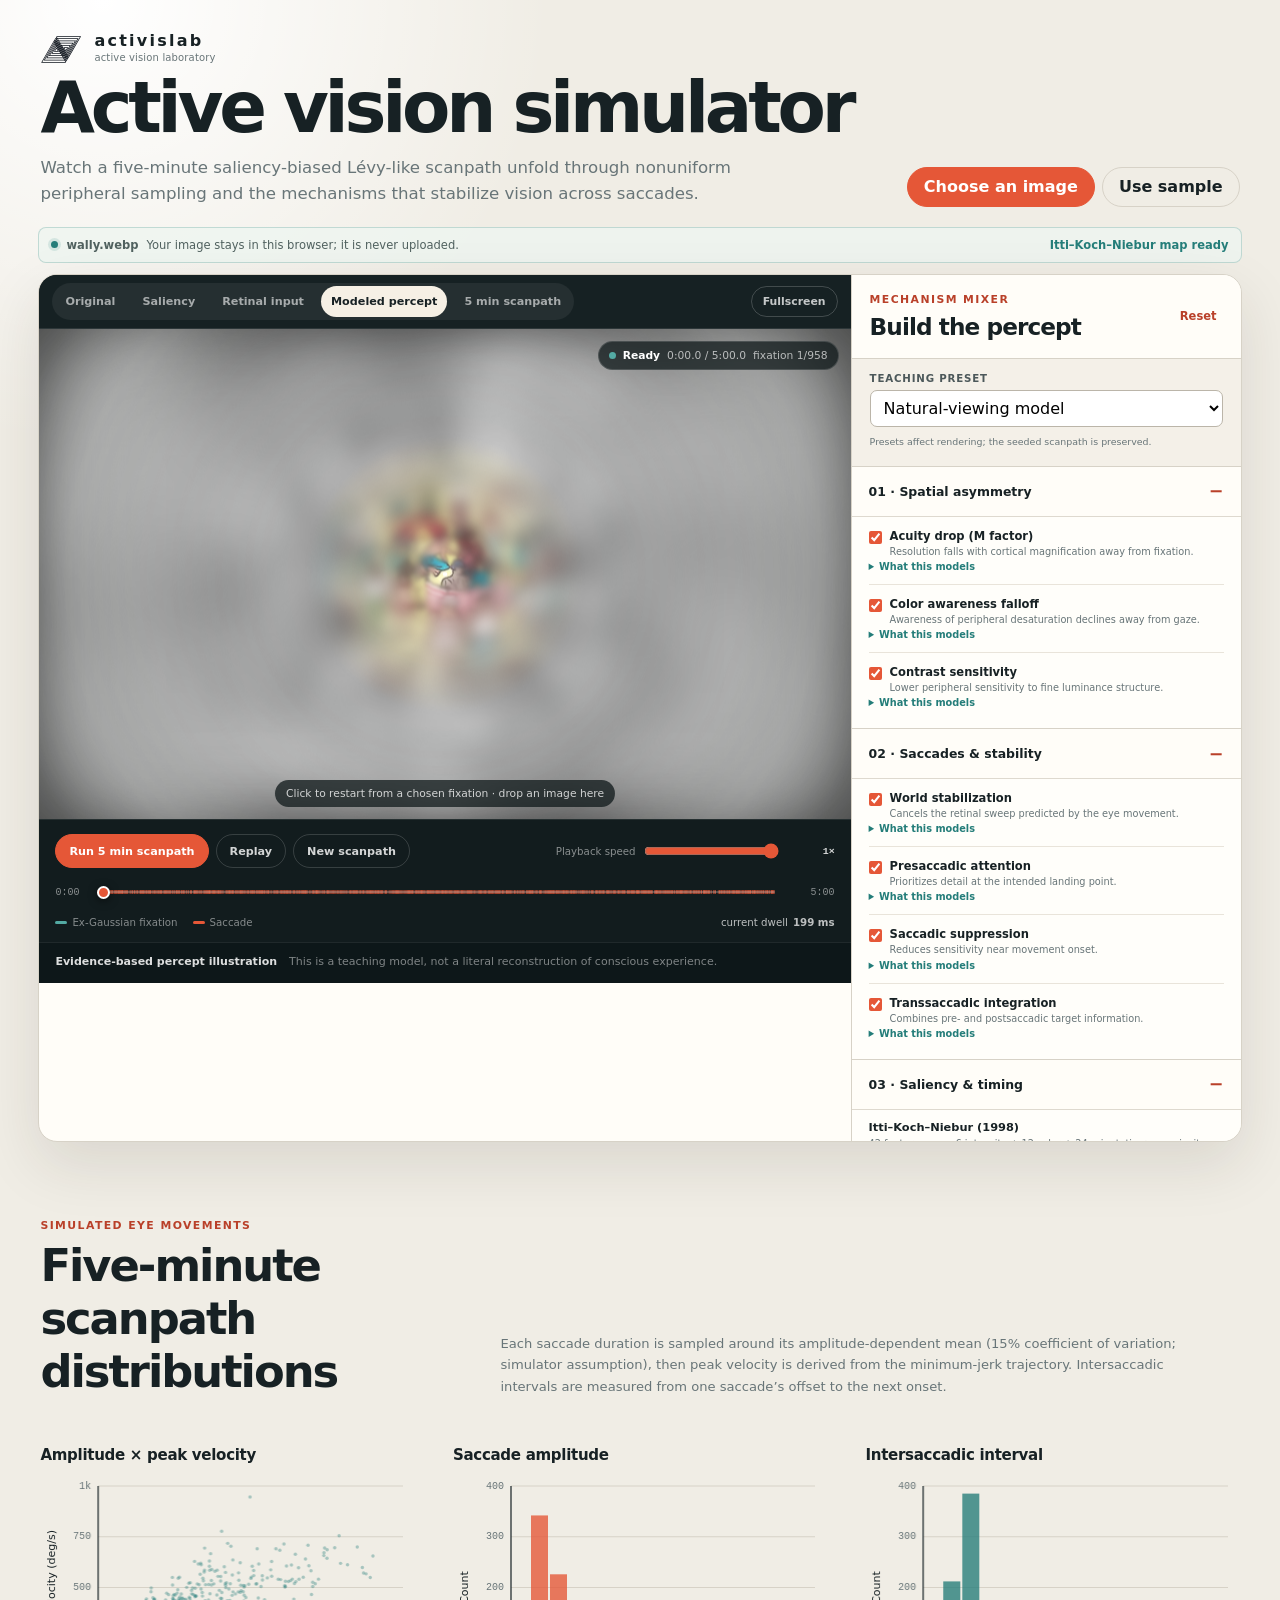
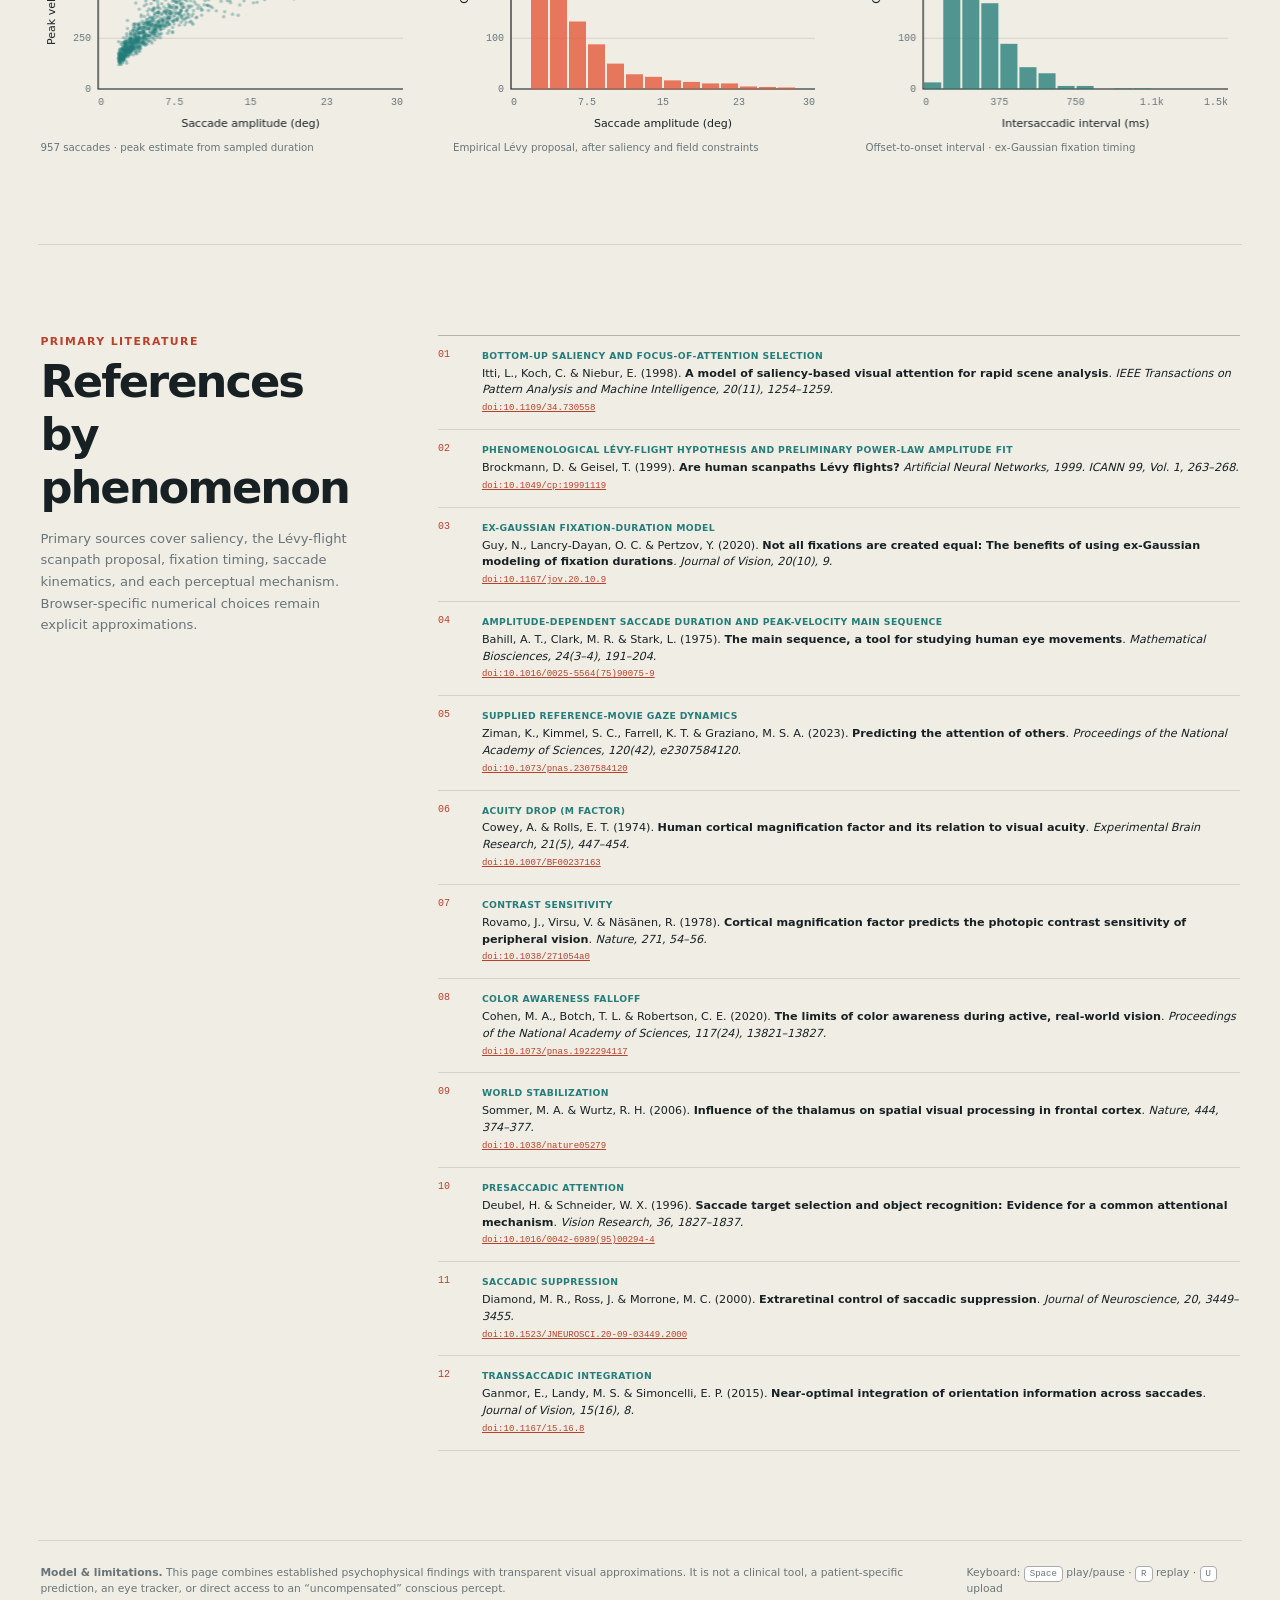
<file: demos-teaching/active_vision_simulator-delme.html>
<!doctype html>
<html lang="en">
<head>
  <meta charset="utf-8">
  <meta name="viewport" content="width=device-width,initial-scale=1">
  <meta name="description" content="A local teaching simulation of saliency-biased Lévy-like scanpaths, spatial asymmetry, and visual stability across saccades.">
  <title>Active Vision Simulator</title>
  <style>
    :root{--ink:#172124;--muted:#687578;--paper:#f0ede5;--panel:#fffdf8;--line:#d7d2c7;--accent:#e55737;--accent2:#b94029;--teal:#247d79;--night:#10191b;--gold:#e5b34f;--integration:#53aaa3;--shadow:0 22px 60px #2b271e1d}
    *{box-sizing:border-box}html{min-width:320px;scroll-behavior:smooth}body{margin:0;background:radial-gradient(circle at 8% 0,#fff 0,transparent 28rem),var(--paper);color:var(--ink);font-family:Inter,ui-sans-serif,system-ui,-apple-system,BlinkMacSystemFont,"Segoe UI",sans-serif}button,input,select{font:inherit;accent-color:var(--accent)}button,select,label,summary{cursor:pointer}button:focus-visible,input:focus-visible,select:focus-visible,summary:focus-visible,a:focus-visible{outline:3px solid #247d7955;outline-offset:3px}a{color:inherit}button:disabled{cursor:not-allowed;opacity:.45;filter:none!important}.shell{width:min(1540px,100%);margin:auto;padding:28px clamp(12px,3vw,46px) 0}.hero{display:flex;justify-content:space-between;align-items:end;gap:28px;padding:4px 2px 20px}.eyebrow{margin:0 0 7px;color:var(--accent2);font-size:.68rem;font-weight:800;letter-spacing:.13em;text-transform:uppercase}.hero h1{margin:0;font-size:clamp(2.55rem,5.5vw,4.7rem);font-weight:560;letter-spacing:-.06em;line-height:.9}.lede{max-width:760px;margin:15px 0 0;color:var(--muted);font-size:clamp(.88rem,1.3vw,1.05rem);line-height:1.55}.actions,.transport-actions,.tabs{display:flex;flex-wrap:wrap;gap:7px}.btn,.upload{display:inline-flex;align-items:center;justify-content:center;min-height:40px;border:1px solid var(--line);border-radius:999px;background:transparent;color:inherit;padding:8px 16px;font-weight:700}.btn.primary,.upload{border-color:var(--accent);background:var(--accent);color:#fff}.btn:hover:not(:disabled),.upload:hover{filter:brightness(.94)}.upload input{position:absolute;width:1px;height:1px;clip-path:inset(50%);opacity:0}.source-line{display:flex;align-items:center;gap:8px;min-height:36px;margin-bottom:11px;padding:7px 12px;border:1px solid #247d793b;border-radius:8px;background:#edf5f0c9;color:#50615f;font-size:.72rem}.dot{width:7px;height:7px;flex:0 0 auto;border-radius:50%;background:var(--teal);box-shadow:0 0 0 3px #247d7922}.analysis-status{margin-left:auto;color:var(--teal);font-weight:750;white-space:nowrap}.analysis-status.calculating{color:#8a6522}.analysis-status.error-state{color:var(--accent2)}.error{display:none;margin:0 0 11px;padding:9px 12px;border:1px solid #b9402948;border-radius:8px;background:#fff0eb;color:#8d321f;font-size:.78rem}.layout{display:grid;grid-template-columns:minmax(0,1fr) minmax(340px,390px);align-items:start;overflow:hidden;border:1px solid var(--line);border-radius:19px;background:var(--panel);box-shadow:var(--shadow)}.viewer{min-width:0;background:var(--night);color:#fff}.viewer-bar{display:flex;align-items:center;justify-content:space-between;gap:12px;padding:8px 13px;border-bottom:1px solid #ffffff19;background:#162123}.tabs{padding:3px;border-radius:999px;background:#ffffff10}.tabs button{min-height:31px;border:0;border-radius:999px;background:transparent;color:#ffffff99;padding:6px 10px;font-size:.7rem;font-weight:700}.tabs button.active{background:#f6f0e5;color:var(--ink)}.viewer-bar .btn{min-height:31px;border-color:#ffffff30;color:#ffffffc0;padding:5px 11px;font-size:.68rem}.stage{position:relative;width:100%;min-height:0;aspect-ratio:220/133;overflow:hidden;background:#0d1517;isolation:isolate}.stage:fullscreen{display:flex;align-items:center;justify-content:center;width:100vw;height:100vh;min-height:0;aspect-ratio:auto}.stage:fullscreen canvas{flex:none;width:min(100vw,calc(100vh * 220 / 133));height:min(100vh,calc(100vw * 133 / 220))}.stage canvas{display:block;width:100%;height:100%;cursor:crosshair;touch-action:none;image-rendering:auto}.stage-status,.hint{position:absolute;z-index:2;pointer-events:none;border:1px solid #ffffff25;background:#0b1415b8;-webkit-backdrop-filter:blur(9px);backdrop-filter:blur(9px);font-size:.67rem}.stage-status{top:12px;right:12px;display:flex;align-items:center;justify-content:flex-end;flex-wrap:wrap;gap:7px;max-width:calc(100% - 24px);border-radius:999px;padding:7px 10px;color:#ffffffaa}.stage-status b{color:#fff}.phase-dot{width:7px;height:7px;flex:0 0 auto;border-radius:50%;background:#aab5b2}.hint{left:50%;bottom:12px;transform:translateX(-50%);border:0;border-radius:999px;padding:7px 11px;color:#ffffffc7;white-space:nowrap}.transport{display:grid;gap:12px;padding:14px 16px;border-top:1px solid #ffffff16;background:#121c1e}.transport .btn{min-height:34px;border-color:#ffffff28;color:#ffffffd0;padding:6px 13px;font-size:.7rem}.transport .primary{border-color:var(--accent);color:#fff}.speed-control{display:grid;grid-template-columns:auto minmax(90px,135px) 48px;align-items:center;gap:8px;margin-left:auto;color:#ffffff80;font-size:.64rem}.speed-control input{width:100%;margin:0;accent-color:var(--accent)}.speed-control output{color:#ffffffd2;font:700 .62rem ui-monospace,SFMono-Regular,monospace;text-align:right}.timeline{display:grid;grid-template-columns:34px minmax(0,1fr) 52px;align-items:center;gap:8px;color:#ffffff80;font:10px ui-monospace,SFMono-Regular,monospace}.timeline span:last-child{text-align:right}.timeline-track{position:relative;height:24px}.timeline-track input{position:relative;z-index:2;width:100%;height:24px;margin:0;cursor:ew-resize;-webkit-appearance:none;appearance:none;background:transparent}.timeline-track input::-webkit-slider-runnable-track{height:2px;border-radius:9px;background:#ffffff38}.timeline-track input::-webkit-slider-thumb{width:13px;height:13px;margin-top:-5.5px;-webkit-appearance:none;appearance:none;border:2px solid #fff;border-radius:50%;background:var(--accent);box-shadow:0 2px 8px #0008}.timeline-track input::-moz-range-track{height:2px;background:#ffffff38}.timeline-track input::-moz-range-thumb{width:11px;height:11px;border:2px solid #fff;border-radius:50%;background:var(--accent)}.scan-events{position:absolute;inset:10px 0 auto;height:4px;pointer-events:none}.scan-events i{position:absolute;top:0;min-width:1px;height:100%;border-radius:8px;background:var(--accent);opacity:.82}.timeline-meta{display:flex;flex-wrap:wrap;gap:8px 15px;color:#ffffff7c;font-size:.64rem}.timeline-meta span{display:flex;align-items:center;gap:5px}.timeline-meta i{width:12px;height:3px;border-radius:9px}.timeline-meta .fix-key{background:var(--integration)}.timeline-meta .saccade-key{background:var(--accent)}.interval{margin-left:auto;color:#ffffffb8}.representation{padding:11px 16px 13px;border-top:1px solid #ffffff14;background:#0d1719;color:#ffffff78;font-size:.69rem;line-height:1.45}.representation b{color:#ffffffdb;margin-right:12px}.controls{align-self:stretch;max-height:min(960px,calc(100vh - 34px));overflow:auto;border-left:1px solid var(--line);background:var(--panel);scrollbar-width:thin}.control-head{display:flex;align-items:center;justify-content:space-between;padding:18px;border-bottom:1px solid var(--line)}.control-head h2{margin:0;font-size:1.45rem;letter-spacing:-.04em}.link-btn{border:0;background:none;color:var(--accent2);font-size:.72rem;font-weight:800}.preset{padding:13px 18px 15px;border-bottom:1px solid var(--line);background:#f4f0e8}.preset label{display:block;margin-bottom:6px;color:#4c585a;font-size:.64rem;font-weight:800;letter-spacing:.08em;text-transform:uppercase}.preset select{width:100%;min-height:37px;border:1px solid #bbb5a9;border-radius:7px;background:#fff;padding:7px 9px}.group{border-bottom:1px solid var(--line)}.group>summary{display:flex;justify-content:space-between;align-items:center;min-height:49px;padding:11px 17px;list-style:none;font-size:.78rem;font-weight:800}.group>summary::-webkit-details-marker{display:none}.group>summary:after{content:"+";color:var(--accent2);font-size:1.1rem}.group[open]>summary:after{content:"−"}.group-body{padding:0 17px 8px;border-top:1px solid #ded9cf;background:#fffefa}.mechanism{padding:12px 0;border-bottom:1px solid #e9e4da}.mechanism:last-child{border-bottom:0}.mechanism-top{display:grid;grid-template-columns:auto minmax(0,1fr);align-items:start;gap:8px}.mechanism-top input{margin:2px 0 0}.mechanism-top b{display:block;font-size:.72rem}.mechanism-top small{display:block;margin-top:2px;color:var(--muted);font-size:.61rem;line-height:1.35}.mechanism details{margin-top:3px}.mechanism details summary{width:max-content;color:var(--teal);font-size:.61rem;font-weight:750}.mechanism details p{margin:7px 0;color:#394648;font-size:.61rem;line-height:1.48}.badge{display:inline-flex;margin-right:5px;padding:3px 6px;border-radius:99px;background:#e8f1ed;color:#23625f;font-size:.53rem;font-weight:800}.badge.dep{background:#f7edda;color:#84611f}.badge.ill{background:#ece9e3;color:#666}.cite{color:var(--accent2);font-size:.55rem}.plain-check{display:grid;grid-template-columns:15px 1fr;gap:8px;padding:8px 0}.plain-check b{display:block;font-size:.71rem}.plain-check small{display:block;margin-top:2px;color:var(--muted);font-size:.61rem}.cal-note{margin:9px 0 4px 23px;padding-left:9px;border-left:2px solid var(--line);color:var(--muted);font-size:.62rem;line-height:1.45}.model-readout{display:grid;gap:3px;padding:10px 0;border-bottom:1px solid #e9e4da}.model-readout b{font-size:.71rem}.model-readout small{color:var(--muted);font-size:.61rem;line-height:1.45}.scan-stats{display:grid;grid-template-columns:repeat(3,minmax(0,1fr));gap:5px;padding:11px 0}.scan-stats span{min-width:0;padding:8px 5px;border:1px solid var(--line);border-radius:7px;background:#f4f5f1;text-align:center}.scan-stats b,.scan-stats small{display:block}.scan-stats b{font:700 .64rem ui-monospace,SFMono-Regular,monospace;white-space:nowrap}.scan-stats small{margin-top:3px;color:var(--muted);font-size:.52rem}.panel-button{width:100%;min-height:34px;border:1px solid #bbb5a9;border-radius:999px;background:transparent;color:var(--ink);font-size:.65rem;font-weight:750}.saliency-notice{margin:8px 0 2px;color:var(--muted);font-size:.59rem;line-height:1.45}.below{padding:clamp(55px,7vw,90px) 2px;border-bottom:1px solid var(--line)}.below h2{margin:0;font-size:clamp(1.8rem,3.5vw,2.8rem);letter-spacing:-.045em}.below .intro{margin:14px 0 0;color:var(--muted);font-size:.82rem;line-height:1.65}.bibliography{display:grid;grid-template-columns:minmax(240px,.58fr) minmax(0,1.45fr);gap:clamp(30px,6vw,90px)}.refs{margin:0;padding:0;list-style:none;border-top:1px solid #b9b3a8}.refs li{display:grid;grid-template-columns:34px 1fr;gap:10px;padding:13px 0;border-bottom:1px solid var(--line);font-size:.7rem;line-height:1.5}.ref-no{color:var(--accent2);font:10px ui-monospace,monospace}.refs p{margin:0}.phenomena{margin-bottom:3px!important;color:var(--teal);font-size:.58rem;font-weight:800;letter-spacing:.04em;text-transform:uppercase}.refs a{display:inline-block;margin-top:4px;color:var(--accent2);font:9px ui-monospace,monospace}.footer{display:flex;justify-content:space-between;gap:26px;padding:24px 2px 32px;color:var(--muted);font-size:.67rem;line-height:1.5}.footer p{margin:0;max-width:900px}kbd{padding:2px 5px;border:1px solid #aaa;border-radius:4px;background:#fff;font:9px ui-monospace,monospace}
    @media(max-width:950px){.hero{align-items:start;flex-direction:column}.layout{grid-template-columns:1fr}.controls{max-height:none;border-left:0;border-top:1px solid var(--line)}.bibliography{grid-template-columns:1fr}}
    @media(max-width:640px){.shell{padding:16px 9px 0}.hero .actions{width:100%}.hero .btn,.hero .upload{flex:1}.source-line{align-items:start;flex-wrap:wrap}.analysis-status{width:100%;margin-left:15px;white-space:normal}.layout{border-radius:12px}.hint{display:none}.viewer-bar{align-items:start}.tabs{border-radius:12px}.tabs button{padding-inline:7px}.stage-status .fixation-glow-note{display:none}.speed-control{width:100%;grid-template-columns:auto minmax(90px,1fr) 48px;margin-left:0}.interval{width:100%;margin-left:0}.scan-stats{grid-template-columns:1fr}.scan-stats span{text-align:left}.scan-stats b,.scan-stats small{display:inline}.scan-stats small{margin-left:7px}.footer{flex-direction:column}.representation b{display:block;margin-bottom:3px}}
    @media(prefers-reduced-motion:reduce){html{scroll-behavior:auto}*{transition-duration:.01ms!important}}
  </style>
  <style>
    .lab-brand{display:inline-flex;align-items:center;gap:12px;margin:0 0 13px;color:var(--ink);text-decoration:none}.lab-brand img{display:block;width:42px;height:32px}.lab-brand-copy{display:grid;line-height:1.05}.lab-brand-copy strong{font-size:16px;font-weight:700;letter-spacing:.14em}.lab-brand-copy small{margin-top:3px;color:var(--muted);font-size:10px;font-weight:400;letter-spacing:.015em;text-transform:lowercase}
    .scan-events canvas{display:block;width:100%;height:100%}.analytics{padding-block:clamp(54px,6vw,84px) clamp(62px,7vw,96px)}.analytics-head{display:grid;grid-template-columns:minmax(260px,.7fr) minmax(360px,1.35fr);gap:clamp(30px,6vw,90px);align-items:end;margin-bottom:clamp(30px,4vw,48px)}.analytics-head .intro{margin:0;max-width:720px}.plot-grid{display:grid;grid-template-columns:repeat(3,minmax(0,1fr));gap:clamp(22px,3vw,46px)}.plot-grid figure{min-width:0;margin:0}.plot-grid h3{margin:0 0 10px;font-size:.94rem;letter-spacing:-.02em}.plot-grid canvas{display:block;width:100%;aspect-ratio:1.45}.plot-grid figcaption{margin-top:8px;color:var(--muted);font-size:.64rem;line-height:1.45}@media(max-width:880px){.analytics-head{grid-template-columns:1fr;gap:16px}.plot-grid{grid-template-columns:repeat(2,minmax(0,1fr))}}@media(max-width:640px){.analytics{padding-block:52px 62px}.plot-grid{grid-template-columns:1fr;gap:34px}}
  </style>
</head>
<body>
<main class="shell">
  <header class="hero">
    <div><a class="lab-brand" href="https://activislab.com/" target="_blank" rel="noreferrer" aria-label="ActivisLab — active vision laboratory"><img src="/lab-logo.svg" alt="" aria-hidden="true"><span class="lab-brand-copy"><strong>activislab</strong><small>active vision laboratory</small></span></a><h1>Active vision simulator</h1><p class="lede">Watch a five-minute saliency-biased Lévy-like scanpath unfold through nonuniform peripheral sampling and the mechanisms that stabilize vision across saccades.</p></div>
    <div class="actions"><label class="upload">Choose an image<input id="file" type="file" accept="image/*"></label><button class="btn" id="sample" type="button">Use sample</button></div>
  </header>
  <div class="source-line" aria-live="polite"><i class="dot"></i><b id="source-name">wally.webp</b><span>Your image stays in this browser; it is never uploaded.</span><span class="analysis-status calculating" id="analysis-status">Calculating 42 feature maps…</span></div>
  <p class="error" id="error" role="alert"></p>
  <section class="layout">
    <div class="viewer">
      <div class="viewer-bar"><div class="tabs" role="group" aria-label="Representation"><button data-view="original">Original</button><button data-view="saliency">Saliency</button><button data-view="retinal">Retinal input</button><button class="active" data-view="percept">Modeled percept</button><button data-view="scanpath">5 min scanpath</button></div><button class="btn" id="fullscreen" type="button">Fullscreen</button></div>
      <div class="stage" id="stage"><canvas id="canvas" tabindex="0" aria-label="Active vision simulation. Click to restart the scanpath at a chosen fixation." aria-describedby="canvas-help"></canvas><div class="stage-status"><i class="phase-dot" id="phase-dot"></i><b id="phase">Calculating saliency</b><span id="time-label">0:00.0 / 5:00.0</span><span class="fixation-glow-note" id="fixation-label">preparing scanpath</span></div><div class="hint" id="canvas-help">Click to restart from a chosen fixation · drop an image here</div></div>
      <div class="transport">
        <div class="transport-actions"><button class="btn primary" id="play" type="button" disabled>Run 5 min scanpath</button><button class="btn" id="replay" type="button" disabled>Replay</button><button class="btn" id="new-scanpath" type="button" disabled>New scanpath</button><label class="speed-control" for="speed"><span>Playback speed</span><input id="speed" type="range" min="0" max="100" step="5" value="100" aria-label="Playback speed from pause to real time" aria-valuetext="1× real time"><output id="speed-label" for="speed">1×</output></label></div>
        <label class="timeline"><span>0:00</span><span class="timeline-track"><input id="timeline" type="range" min="0" max="300000" step="10" value="0" aria-label="Time in the five-minute scanpath"><span class="scan-events" id="scan-events" aria-hidden="true"><canvas id="scan-events-canvas"></canvas></span></span><span>5:00</span></label>
        <div class="timeline-meta"><span><i class="fix-key"></i>Ex-Gaussian fixation</span><span><i class="saccade-key"></i>Saccade</span><span class="interval" id="current-stats">μ + τ = 285 ms expected dwell</span></div>
      </div>
      <div class="representation"><b id="view-title">Evidence-based percept illustration</b><span id="view-note">This is a teaching model, not a literal reconstruction of conscious experience.</span></div>
    </div>
    <aside class="controls" aria-label="Simulation controls">
      <div class="control-head"><div><p class="eyebrow">Mechanism mixer</p><h2>Build the percept</h2></div><button class="link-btn" id="reset" type="button">Reset</button></div>
      <div class="preset"><label for="preset">Teaching preset</label><select id="preset"><option value="combined">Natural-viewing model</option><option value="uncompensated">No compensation</option><option value="peripheral">Spatial asymmetry only</option><option value="suppression">Suppression focus</option><option value="custom" disabled>Custom settings</option></select><p class="saliency-notice" id="preset-note">Presets affect rendering; the seeded scanpath is preserved.</p></div>
      <details class="group" open><summary>01 · Spatial asymmetry</summary><div class="group-body" id="peripheral-controls"></div></details>
      <details class="group" open><summary>02 · Saccades &amp; stability</summary><div class="group-body" id="saccade-controls"></div></details>
      <details class="group" open><summary>03 · Saliency &amp; timing</summary><div class="group-body">
        <div class="model-readout"><b>Itti–Koch–Niebur (1998)</b><small>42 feature maps: 6 intensity + 12 color + 24 orientation; conspicuity maps combined at scale 4.</small></div>
        <div class="model-readout"><b>Brockmann–Geisel Figure 6 fit (1999)</b><small>Proposal density ρ(Φ) ∝ Φ<sup>−2.23</sup>; simulation truncated to the reported 2°–28° sample span; uniform directions are a 2D implementation assumption.</small></div>
        <div class="model-readout"><b>Fixation duration</b><small>ex-Gaussian with requested μ = 160, σ = 50, τ = 125 ms; expected mean = 285 ms.</small></div><div class="model-readout"><b>Saccade duration</b><small>Mean = clamp(21 + 2.2 × amplitude, 25, 80) ms; truncated Gaussian residual SD = 15% of mean (minimum 3 ms; simulator assumption); sampled range = 15–120 ms.</small></div>
        <div class="scan-stats"><span><b id="fixation-count">—</b><small>fixations</small></span><span><b id="mean-fixation">—</b><small>sample mean</small></span><span><b id="mean-amplitude">—</b><small>mean amplitude</small></span></div>
        <button class="panel-button" id="new-scanpath-panel" type="button" disabled>Generate another scanpath</button>
        <p class="saliency-notice">Each target starts with the paper’s Figure 6 power-law amplitude fit and a uniform direction, then is weighted by Itti saliency and short-lived inhibition of return. This is a 2D radial adaptation of ρ(x|y) ∝ s(x)f(|x−y|); finite-field rejection and IOR are explicit additions to Brockmann and Geisel’s one-dimensional model. The empirical fit is used because their theoretical Cauchy scale was not fitted in visual degrees.</p>
        <p class="saliency-notice">Simulator constants, not Brockmann–Geisel estimates: up to 256 valid target proposals, saliency floor 0.045, IOR floor 0.03, 3.2° IOR width, 700 ms decay, and 3.2 s retention.</p>
        <p class="saliency-notice">The 42-map feature architecture follows Itti et al.; orientation filtering uses a phase-invariant 9 × 9 quadrature adaptation (period 7 px, σ = 7/3) because the 1998 paper does not fix those kernel details.</p>
      </div></details>
      <details class="group"><summary>04 · Display &amp; field</summary><div class="group-body">
        <label class="plain-check"><input id="show-full-path" type="checkbox"><span><b>Overlay full 5 min scanpath</b><small>Shows every fixation and saccade in other views; it is always visible in the 5 min scanpath view.</small></span></label>
        <label class="plain-check"><input id="show-saliency" type="checkbox"><span><b>Overlay saliency map</b><small>A display aid; it does not change the cached target map.</small></span></label>
        <label class="plain-check"><input id="show-rings" type="checkbox"><span><b>Show eccentricity rings</b><small>2°, 5°, 10°, and 20°.</small></span></label>
        <p class="cal-note"><b>Visual field extent:</b> 220° horizontal × 133° vertical. Eccentricity is measured from fixation in this angular coordinate system.</p>
      </div></details>
    </aside>
  </section>
  <section class="below analytics" aria-labelledby="analytics-heading"><div class="analytics-head"><div><p class="eyebrow">Simulated eye movements</p><h2 id="analytics-heading">Five-minute scanpath distributions</h2></div><p class="intro">Each saccade duration is sampled around its amplitude-dependent mean (15% coefficient of variation; simulator assumption), then peak velocity is derived from the minimum-jerk trajectory. Intersaccadic intervals are measured from one saccade’s offset to the next onset.</p></div><div class="plot-grid"><figure><h3>Amplitude × peak velocity</h3><canvas id="amplitude-velocity-plot" role="img" aria-label="Scatter plot of simulated saccades by amplitude and peak velocity."></canvas><figcaption id="scatter-caption">Preparing scanpath…</figcaption></figure><figure><h3>Saccade amplitude</h3><canvas id="amplitude-histogram" role="img" aria-label="Histogram of simulated saccade amplitudes in degrees."></canvas><figcaption>Empirical Lévy proposal, after saliency and field constraints</figcaption></figure><figure><h3>Intersaccadic interval</h3><canvas id="interval-histogram" role="img" aria-label="Histogram of simulated intersaccadic intervals in milliseconds."></canvas><figcaption>Offset-to-onset interval · ex-Gaussian fixation timing</figcaption></figure></div></section>
  <section class="below bibliography" aria-labelledby="refs-heading"><div><p class="eyebrow">Primary literature</p><h2 id="refs-heading">References by phenomenon</h2><p class="intro">Primary sources cover saliency, the Lévy-flight scanpath proposal, fixation timing, saccade kinematics, and each perceptual mechanism. Browser-specific numerical choices remain explicit approximations.</p></div><ol class="refs" id="refs"></ol></section>
  <footer class="footer"><p><b>Model &amp; limitations.</b> This page combines established psychophysical findings with transparent visual approximations. It is not a clinical tool, a patient-specific prediction, an eye tracker, or direct access to an “uncompensated” conscious percept.</p><p>Keyboard: <kbd>Space</kbd> play/pause · <kbd>R</kbd> replay · <kbd>U</kbd> upload</p></footer>
</main>
<script>
(function(){
  'use strict';

  var SCAN_DURATION=300000,HFOV=220,VFOV=133,FOVEA_DEG=2.2,ANALYSIS_WIDTH=640;
  var FIX_MU=160,FIX_SIGMA=50,FIX_TAU=125,SACCADE_DURATION_CV=.15,SACCADE_DURATION_MIN=15,SACCADE_DURATION_MAX=120,EMPIRICAL_PDF_EXPONENT=2.23,EMPIRICAL_AMPLITUDE_MIN=2,EMPIRICAL_AMPLITUDE_MAX=28;
  var CENTER_LEVELS=[2,3,4],SURROUND_DELTAS=[3,4],ORIENTATIONS=[0,45,90,135];
  var GABOR_SIZE=9,GABOR_PERIOD=7,GABOR_SIGMA=7/3;
  var ACUITY_ECCENTRICITIES=[0,2,5,10,18,30,50,75,110];
  var refs=[
    {id:'itti1998',authors:'Itti, L., Koch, C. & Niebur, E.',year:1998,title:'A model of saliency-based visual attention for rapid scene analysis',journal:'IEEE Transactions on Pattern Analysis and Machine Intelligence, 20(11), 1254–1259',doi:'10.1109/34.730558',phenomena:['Bottom-up saliency and focus-of-attention selection']},
    {id:'brockmann1999',authors:'Brockmann, D. & Geisel, T.',year:1999,title:'Are human scanpaths Lévy flights?',journal:'Artificial Neural Networks, 1999. ICANN 99, Vol. 1, 263–268',doi:'10.1049/cp:19991119',phenomena:['Phenomenological Lévy-flight hypothesis and preliminary power-law amplitude fit']},
    {id:'guy2020',authors:'Guy, N., Lancry-Dayan, O. C. & Pertzov, Y.',year:2020,title:'Not all fixations are created equal: The benefits of using ex-Gaussian modeling of fixation durations',journal:'Journal of Vision, 20(10), 9',doi:'10.1167/jov.20.10.9',phenomena:['Ex-Gaussian fixation-duration model']},
    {id:'bahill1975',authors:'Bahill, A. T., Clark, M. R. & Stark, L.',year:1975,title:'The main sequence, a tool for studying human eye movements',journal:'Mathematical Biosciences, 24(3–4), 191–204',doi:'10.1016/0025-5564(75)90075-9',phenomena:['Amplitude-dependent saccade duration and peak-velocity main sequence']},
    {id:'ziman2023',authors:'Ziman, K., Kimmel, S. C., Farrell, K. T. & Graziano, M. S. A.',year:2023,title:'Predicting the attention of others',journal:'Proceedings of the National Academy of Sciences, 120(42), e2307584120',doi:'10.1073/pnas.2307584120',phenomena:['Supplied reference-movie gaze dynamics']},
    {id:'cowey1974',authors:'Cowey, A. & Rolls, E. T.',year:1974,title:'Human cortical magnification factor and its relation to visual acuity',journal:'Experimental Brain Research, 21(5), 447–454',doi:'10.1007/BF00237163'},
    {id:'rovamo1978',authors:'Rovamo, J., Virsu, V. & Näsänen, R.',year:1978,title:'Cortical magnification factor predicts the photopic contrast sensitivity of peripheral vision',journal:'Nature, 271, 54–56',doi:'10.1038/271054a0'},
    {id:'cohen2020',authors:'Cohen, M. A., Botch, T. L. & Robertson, C. E.',year:2020,title:'The limits of color awareness during active, real-world vision',journal:'Proceedings of the National Academy of Sciences, 117(24), 13821–13827',doi:'10.1073/pnas.1922294117'},
    {id:'sommer2006',authors:'Sommer, M. A. & Wurtz, R. H.',year:2006,title:'Influence of the thalamus on spatial visual processing in frontal cortex',journal:'Nature, 444, 374–377',doi:'10.1038/nature05279'},
    {id:'deubel1996attention',authors:'Deubel, H. & Schneider, W. X.',year:1996,title:'Saccade target selection and object recognition: Evidence for a common attentional mechanism',journal:'Vision Research, 36, 1827–1837',doi:'10.1016/0042-6989(95)00294-4'},
    {id:'diamond2000',authors:'Diamond, M. R., Ross, J. & Morrone, M. C.',year:2000,title:'Extraretinal control of saccadic suppression',journal:'Journal of Neuroscience, 20, 3449–3455',doi:'10.1523/JNEUROSCI.20-09-03449.2000'},
    {id:'ganmor2015',authors:'Ganmor, E., Landy, M. S. & Simoncelli, E. P.',year:2015,title:'Near-optimal integration of orientation information across saccades',journal:'Journal of Vision, 15(16), 8',doi:'10.1167/15.16.8'}
  ];
  var defs=[
    {id:'acuity',group:'peripheral',label:'Acuity drop (M factor)',short:'Resolution falls with cortical magnification away from fixation.',explain:'Scales resolution with the Cowey–Rolls estimate 1/M = 0.067E + 0.117. Acuity is treated as proportional to M across the 220° × 133° field; values beyond the original measurements are an explicit extrapolation.',evidence:'Established',ref:'cowey1974'},
    {id:'color',group:'peripheral',label:'Color awareness falloff',short:'Awareness of peripheral desaturation declines away from gaze.',explain:'Maps Cohen et al.’s free-viewing failure-to-notice rates onto grayscale strength: 30% at 10°, 50% at 17.5°, 65% at 25°, and 83% at 32.5°, reaching full desaturation at the 37.5° directed-attention threshold. This is not a retinal color-sensitivity curve.',evidence:'Paradigm-dependent',ref:'cohen2020'},
    {id:'contrast',group:'peripheral',label:'Contrast sensitivity',short:'Lower peripheral sensitivity to fine luminance structure.',explain:'Moves peripheral luminance toward a neutral scene value. Real contrast loss depends on spatial frequency; this control separates it for teaching.',evidence:'Established',ref:'rovamo1978'},
    {id:'stabilization',group:'saccade',label:'World stabilization',short:'Cancels the retinal sweep predicted by the eye movement.',explain:'Interpolates between a retina-centered sweep and a world-stable scene. This is a systems-level illustration, not a claim that one transform alone produces visual stability.',evidence:'Illustrative mechanism',ref:'sommer2006'},
    {id:'attention',group:'saccade',label:'Presaccadic attention',short:'Prioritizes detail at the intended landing point.',explain:'Briefly restores local detail and contrast around the target before movement. Attention improves discrimination; it is not literally a bright spotlight.',evidence:'Established',ref:'deubel1996attention'},
    {id:'suppression',group:'saccade',label:'Saccadic suppression',short:'Reduces sensitivity near movement onset.',explain:'Attenuates contrast near onset, standing in for stronger suppression of low-spatial-frequency luminance signals. It avoids a black-frame metaphor.',evidence:'Established',ref:'diamond2000'},
    {id:'integration',group:'saccade',label:'Transsaccadic integration',short:'Combines pre- and postsaccadic target information.',explain:'Blends a localized presaccadic target snapshot with the new view using an illustrative reliability weight. Evidence is strongest for selected features, not a panoramic buffer.',evidence:'Established',ref:'ganmor2015'}
  ];
  var defaults={
    acuity:{enabled:true,strength:100},color:{enabled:true,strength:100},contrast:{enabled:true,strength:34},
    stabilization:{enabled:true,strength:92},attention:{enabled:true,strength:62},suppression:{enabled:true,strength:78},
    integration:{enabled:true,strength:62}
  };

  function $(id){return document.getElementById(id);}
  function clamp(value,min,max){if(min===undefined)min=0;if(max===undefined)max=1;return Math.min(max,Math.max(min,value));}
  function lerp(a,b,t){return a+(b-a)*t;}
  function smooth(edge0,edge1,value){var t=clamp((value-edge0)/(edge1-edge0));return t*t*(3-2*t);}
  function cloneMechanisms(source){var copy={};Object.keys(source).forEach(function(key){copy[key]={enabled:source[key].enabled,strength:source[key].strength};});return copy;}
  function strength(id){var value=state.mechanisms[id];return value&&value.enabled?value.strength/100:0;}
  function ownCanvas(width,height,existing){var result=existing||document.createElement('canvas');if(result.width!==width||result.height!==height){result.width=width;result.height=height;}return result;}
  function resetContext(context,canvas){context.setTransform(1,0,0,1,0,0);context.globalAlpha=1;context.globalCompositeOperation='source-over';if('filter' in context)context.filter='none';context.imageSmoothingEnabled=true;try{context.imageSmoothingQuality='high';}catch(ignore){}context.clearRect(0,0,canvas.width,canvas.height);return context;}

  var canvas=$('canvas'),stage=$('stage'),ctx=canvas.getContext('2d');
  var pool=[],poolIndex=0,raf=0,animationAnchor=0,animationStart=0,analysisTimer=0,sourceVersion=0,loadToken=0;
  var spatialCache={},saliencyLayerCache=null,scenePyramidCache=null,scanpathLayerCache=null,lastStatusKey='';
  function buffer(width,height){var result=pool[poolIndex++]||document.createElement('canvas');pool[poolIndex-1]=result;if(result.width!==width||result.height!==height){result.width=width;result.height=height;}resetContext(result.getContext('2d'),result);return result;}
  function copyCanvas(source,existing){var result=ownCanvas(source.width,source.height,existing);var context=resetContext(result.getContext('2d'),result);context.drawImage(source,0,0);return result;}
  function invalidateRendering(clearScene){spatialCache={};saliencyLayerCache=null;if(clearScene)scenePyramidCache=null;}

  var state={
    view:'percept',mechanisms:cloneMechanisms(defaults),time:0,playing:false,playbackRate:1,lastPlaybackRate:1,speedPaused:false,fullPath:false,rings:false,saliencyOverlay:false,
    image:null,imageUrl:'',saliency:null,scanpath:null,seed:20260911,start:{x:.5,y:.5},analysis:'calculating'
  };

  function detectCompatibilityRenderer(){
    var requested='';
    try{requested=new URLSearchParams(window.location.search).get('renderer')||'';}catch(ignore){}
    if(requested==='compat')return true;if(requested==='native')return false;
    try{
      var test=document.createElement('canvas');test.width=2;test.height=2;var c=test.getContext('2d');
      if(!c||!('filter' in c))return true;c.fillStyle='#f00';c.filter='grayscale(1)';c.fillRect(0,0,1,1);
      var p=c.getImageData(0,0,1,1).data;return !(p[1]>20&&Math.abs(p[0]-p[1])<12);
    }catch(error){return true;}
  }
  var compatibilityRenderer=detectCompatibilityRenderer();
  var isWebKit=/AppleWebKit/.test(navigator.userAgent)&&!/(Chrome|Chromium|Edg|OPR)/.test(navigator.userAgent);

  function drawSample(context,width,height,offsetX,offsetY){
    context.save();context.translate(offsetX,offsetY);
    var gradient=context.createLinearGradient(0,0,width,height);gradient.addColorStop(0,'#163b4a');gradient.addColorStop(.48,'#3f7f85');gradient.addColorStop(1,'#edb26b');
    context.fillStyle=gradient;context.fillRect(-width*.12,-height*.12,width*1.24,height*1.24);
    context.fillStyle='rgba(239,235,216,.94)';context.fillRect(width*.06,height*.1,width*.32,height*.76);
    context.fillStyle='#17323a';context.font='700 '+Math.max(18,width*.027)+'px system-ui';context.textAlign='left';context.textBaseline='alphabetic';context.fillText('READ',width*.095,height*.2);
    context.font='500 '+Math.max(12,width*.014)+'px system-ui';['sharp fovea','peripheral detail','colour detail','motion + time'].forEach(function(word,index){context.fillText(word,width*.095,height*(.31+index*.095));});
    context.fillStyle='#e55435';context.beginPath();context.arc(width*.67,height*.36,Math.max(30,width*.055),0,Math.PI*2);context.fill();
    context.fillStyle='#f7eddc';context.font='700 '+Math.max(20,width*.035)+'px system-ui';context.textAlign='center';context.textBaseline='middle';context.fillText('A',width*.67,height*.36);
    var colors=['#f4cf58','#ec6e5a','#54b3a7','#294f7c','#eee6d7'];
    for(var row=0;row<5;row++){for(var column=0;column<7;column++){context.fillStyle=colors[(row+column)%colors.length];context.beginPath();context.arc(width*(.52+column*.062),height*(.63+row*.06),Math.max(5,width*.009),0,Math.PI*2);context.fill();}}
    context.strokeStyle='rgba(248,238,219,.65)';context.lineWidth=Math.max(1,width*.002);
    for(var index=0;index<11;index++){var x=width*(.44+index*.052);context.beginPath();context.moveTo(x,height*.08);context.lineTo(x+width*.18,height*.54);context.stroke();}
    context.restore();
  }

  function drawSource(context,width,height,offsetX,offsetY){
    context.fillStyle='#142022';context.fillRect(0,0,width,height);
    if(!state.image){drawSample(context,width,height,offsetX,offsetY);return;}
    var image=state.image,sourceWidth=image.naturalWidth||image.width,sourceHeight=image.naturalHeight||image.height;
    var scale=Math.max(width/sourceWidth,height/sourceHeight)*1.12,drawWidth=sourceWidth*scale,drawHeight=sourceHeight*scale;
    context.drawImage(image,(width-drawWidth)/2+offsetX,(height-drawHeight)/2+offsetY,drawWidth,drawHeight);
  }

  function scalarMap(width,height,values){return{width:width,height:height,values:values||new Float32Array(width*height)};}
  function downsampleGaussian(source){
    var width=Math.max(1,Math.ceil(source.width/2)),height=Math.max(1,Math.ceil(source.height/2));
    var horizontal=new Float32Array(source.width*source.height),weights=[1,4,6,4,1],x,y,tap,sum,sourceIndex;
    for(y=0;y<source.height;y++)for(x=0;x<source.width;x++){sum=0;for(tap=-2;tap<=2;tap++){sourceIndex=y*source.width+clamp(x+tap,0,source.width-1);sum+=source.values[sourceIndex]*weights[tap+2];}horizontal[y*source.width+x]=sum/16;}
    var values=new Float32Array(width*height);
    for(y=0;y<height;y++){var sourceY=Math.min(source.height-1,y*2);for(x=0;x<width;x++){var sourceX=Math.min(source.width-1,x*2);sum=0;for(tap=-2;tap<=2;tap++){var sourceRow=clamp(sourceY+tap,0,source.height-1);sum+=horizontal[sourceRow*source.width+sourceX]*weights[tap+2];}values[y*width+x]=sum/16;}}
    return scalarMap(width,height,values);
  }
  function buildPyramid(base){var pyramid=[base];while(pyramid.length<9)pyramid.push(downsampleGaussian(pyramid[pyramid.length-1]));return pyramid;}
  function resample(source,width,height){
    if(source.width===width&&source.height===height)return new Float32Array(source.values);
    var result=new Float32Array(width*height),scaleX=width>1?(source.width-1)/(width-1):0,scaleY=height>1?(source.height-1)/(height-1):0;
    for(var y=0;y<height;y++){var sy=y*scaleY,y0=Math.floor(sy),y1=Math.min(source.height-1,y0+1),fy=sy-y0;for(var x=0;x<width;x++){var sx=x*scaleX,x0=Math.floor(sx),x1=Math.min(source.width-1,x0+1),fx=sx-x0;var top=source.values[y0*source.width+x0]*(1-fx)+source.values[y0*source.width+x1]*fx;var bottom=source.values[y1*source.width+x0]*(1-fx)+source.values[y1*source.width+x1]*fx;result[y*width+x]=top*(1-fy)+bottom*fy;}}
    return result;
  }
  function difference(center,surround){var expanded=resample(surround,center.width,center.height),values=new Float32Array(center.values.length);for(var i=0;i<values.length;i++)values[i]=Math.abs(center.values[i]-expanded[i]);return scalarMap(center.width,center.height,values);}
  function opponentDifference(centerA,centerB,surroundA,surroundB){var a=resample(surroundA,centerA.width,centerA.height),b=resample(surroundB,centerA.width,centerA.height),values=new Float32Array(centerA.values.length);for(var i=0;i<values.length;i++)values[i]=Math.abs((centerA.values[i]-centerB.values[i])-(b[i]-a[i]));return scalarMap(centerA.width,centerA.height,values);}
  function maxNormalize(source){
    var minimum=Infinity,maximum=-Infinity,maximumIndex=0,index,x,y;
    for(index=0;index<source.values.length;index++){var raw=source.values[index];if(raw<minimum)minimum=raw;if(raw>maximum){maximum=raw;maximumIndex=index;}}
    var range=maximum-minimum,normalized=new Float32Array(source.values.length);if(!(range>1e-9))return scalarMap(source.width,source.height,normalized);
    for(index=0;index<normalized.length;index++)normalized[index]=(source.values[index]-minimum)/range;
    var maximaSum=0,maximaCount=0;
    for(y=1;y<source.height-1;y++)for(x=1;x<source.width-1;x++){index=y*source.width+x;if(index===maximumIndex)continue;var value=normalized[index],isMaximum=true,strictlyGreater=false;for(var oy=-1;oy<=1&&isMaximum;oy++)for(var ox=-1;ox<=1;ox++){if(!ox&&!oy)continue;var neighbor=normalized[(y+oy)*source.width+x+ox];if(neighbor>value){isMaximum=false;break;}if(value>neighbor)strictlyGreater=true;}if(isMaximum&&strictlyGreater){maximaSum+=value;maximaCount++;}}
    var meanOther=maximaCount?maximaSum/maximaCount:0,weight=Math.pow(1-meanOther,2);for(index=0;index<normalized.length;index++)normalized[index]*=weight;
    return scalarMap(source.width,source.height,normalized);
  }
  function addNormalizedAtScale(accumulator,feature){var normalized=maxNormalize(feature),resized=resample(normalized,accumulator.width,accumulator.height);for(var i=0;i<accumulator.values.length;i++)accumulator.values[i]+=resized[i];}
  function buildGaborKernels(degrees){
    var angle=degrees*Math.PI/180,cosine=Math.cos(angle),sine=Math.sin(angle),half=Math.floor(GABOR_SIZE/2),even=new Float32Array(GABOR_SIZE*GABOR_SIZE),odd=new Float32Array(GABOR_SIZE*GABOR_SIZE),evenMean=0,oddMean=0;
    for(var y=-half;y<=half;y++)for(var x=-half;x<=half;x++){var along=x*cosine+y*sine,across=-x*sine+y*cosine,envelope=Math.exp(-(along*along+across*across)/(2*GABOR_SIGMA*GABOR_SIGMA)),phase=2*Math.PI*along/GABOR_PERIOD,index=(y+half)*GABOR_SIZE+x+half;even[index]=envelope*Math.cos(phase);odd[index]=envelope*Math.sin(phase);evenMean+=even[index];oddMean+=odd[index];}
    evenMean/=even.length;oddMean/=odd.length;for(var i=0;i<even.length;i++){even[i]-=evenMean;odd[i]-=oddMean;}return{even:even,odd:odd};
  }
  var gaborKernels=ORIENTATIONS.map(buildGaborKernels);
  function orientedEnergy(source,orientationIndex){
    var kernels=gaborKernels[orientationIndex],half=Math.floor(GABOR_SIZE/2),values=new Float32Array(source.values.length);
    for(var y=0;y<source.height;y++)for(var x=0;x<source.width;x++){var evenResponse=0,oddResponse=0;for(var ky=-half;ky<=half;ky++){var sourceY=clamp(y+ky,0,source.height-1);for(var kx=-half;kx<=half;kx++){var sourceX=clamp(x+kx,0,source.width-1),sourceValue=source.values[sourceY*source.width+sourceX],kernelIndex=(ky+half)*GABOR_SIZE+kx+half;evenResponse+=sourceValue*kernels.even[kernelIndex];oddResponse+=sourceValue*kernels.odd[kernelIndex];}}values[y*source.width+x]=Math.abs(evenResponse)+Math.abs(oddResponse);}
    return scalarMap(source.width,source.height,values);
  }
  function normalizeForDisplay(values){var maximum=0,result=new Float32Array(values.length);for(var i=0;i<values.length;i++)maximum=Math.max(maximum,values[i]);if(maximum<=1e-9)return result;for(i=0;i<values.length;i++)result[i]=clamp(values[i]/maximum);return result;}
  function computeIttiSaliency(imageData){
    var pixelCount=imageData.width*imageData.height,intensityValues=new Float32Array(pixelCount),redValues=new Float32Array(pixelCount),greenValues=new Float32Array(pixelCount),blueValues=new Float32Array(pixelCount),yellowValues=new Float32Array(pixelCount),maximumIntensity=0,index,offset;
    for(index=0;index<pixelCount;index++){offset=index*4;var red=imageData.data[offset]/255,green=imageData.data[offset+1]/255,blue=imageData.data[offset+2]/255,intensity=(red+green+blue)/3;intensityValues[index]=intensity;maximumIntensity=Math.max(maximumIntensity,intensity);}
    var threshold=maximumIntensity*.1;
    for(index=0;index<pixelCount;index++){offset=index*4;var level=intensityValues[index];if(level<=threshold||level<=1e-9)continue;var r=imageData.data[offset]/255/level,g=imageData.data[offset+1]/255/level,b=imageData.data[offset+2]/255/level;redValues[index]=Math.max(0,r-(g+b)/2);greenValues[index]=Math.max(0,g-(r+b)/2);blueValues[index]=Math.max(0,b-(r+g)/2);yellowValues[index]=Math.max(0,(r+g)/2-Math.abs(r-g)/2-b);}
    var intensityPyramid=buildPyramid(scalarMap(imageData.width,imageData.height,intensityValues)),redPyramid=buildPyramid(scalarMap(imageData.width,imageData.height,redValues)),greenPyramid=buildPyramid(scalarMap(imageData.width,imageData.height,greenValues)),bluePyramid=buildPyramid(scalarMap(imageData.width,imageData.height,blueValues)),yellowPyramid=buildPyramid(scalarMap(imageData.width,imageData.height,yellowValues));
    var orientationPyramids=ORIENTATIONS.map(function(_,orientationIndex){return intensityPyramid.map(function(pyramidLevel,levelIndex){return levelIndex<2?scalarMap(pyramidLevel.width,pyramidLevel.height):orientedEnergy(pyramidLevel,orientationIndex);});});
    var target=intensityPyramid[4],intensityConspicuity=scalarMap(target.width,target.height),colorConspicuity=scalarMap(target.width,target.height),orientationConspicuity=scalarMap(target.width,target.height);
    CENTER_LEVELS.forEach(function(centerLevel){SURROUND_DELTAS.forEach(function(delta){var surroundLevel=centerLevel+delta;addNormalizedAtScale(intensityConspicuity,difference(intensityPyramid[centerLevel],intensityPyramid[surroundLevel]));addNormalizedAtScale(colorConspicuity,opponentDifference(redPyramid[centerLevel],greenPyramid[centerLevel],redPyramid[surroundLevel],greenPyramid[surroundLevel]));addNormalizedAtScale(colorConspicuity,opponentDifference(bluePyramid[centerLevel],yellowPyramid[centerLevel],bluePyramid[surroundLevel],yellowPyramid[surroundLevel]));});});
    ORIENTATIONS.forEach(function(_,orientationIndex){var orientationSum=scalarMap(target.width,target.height);CENTER_LEVELS.forEach(function(centerLevel){SURROUND_DELTAS.forEach(function(delta){var surroundLevel=centerLevel+delta;addNormalizedAtScale(orientationSum,difference(orientationPyramids[orientationIndex][centerLevel],orientationPyramids[orientationIndex][surroundLevel]));});});var normalized=maxNormalize(orientationSum);for(var i=0;i<orientationConspicuity.values.length;i++)orientationConspicuity.values[i]+=normalized.values[i];});
    var normalizedIntensity=maxNormalize(intensityConspicuity),normalizedColor=maxNormalize(colorConspicuity),normalizedOrientation=maxNormalize(orientationConspicuity),combined=new Float32Array(target.width*target.height);
    for(index=0;index<combined.length;index++)combined[index]=(normalizedIntensity.values[index]+normalizedColor.values[index]+normalizedOrientation.values[index])/3;
    return{width:target.width,height:target.height,values:normalizeForDisplay(combined),intensity:normalizeForDisplay(normalizedIntensity.values),color:normalizeForDisplay(normalizedColor.values),orientation:normalizeForDisplay(normalizedOrientation.values)};
  }

  function mulberry32(seed){var value=seed>>>0;return function(){value=(value+0x6d2b79f5)>>>0;var t=value;t=Math.imul(t^(t>>>15),t|1);t^=t+Math.imul(t^(t>>>7),t|61);return((t^(t>>>14))>>>0)/4294967296;};}
  function gaussian(random){var u1=Math.max(1e-12,random()),u2=random();return Math.sqrt(-2*Math.log(u1))*Math.cos(2*Math.PI*u2);}
  function sampleFixationDuration(random){for(;;){var normal=FIX_MU+FIX_SIGMA*gaussian(random),exponential=-FIX_TAU*Math.log(Math.max(1e-12,1-random())),duration=normal+exponential;if(duration>=50&&duration<=1200)return duration;}}
  function saccadeAmplitude(from,to){return Math.hypot((to.x-from.x)*HFOV,(to.y-from.y)*VFOV);}
  function meanSaccadeDuration(amplitude){return clamp(21+amplitude*2.2,25,80);}
  function sampleSaccadeDuration(amplitude,random){var mean=meanSaccadeDuration(amplitude),standardDeviation=Math.max(3,mean*SACCADE_DURATION_CV);for(var attempt=0;attempt<32;attempt++){var duration=mean+standardDeviation*gaussian(random);if(duration>=SACCADE_DURATION_MIN&&duration<=SACCADE_DURATION_MAX)return duration;}return mean;}
  function salienceAt(saliency,point){var sourceX=clamp(point.x)*(saliency.width-1),sourceY=clamp(point.y)*(saliency.height-1),x0=Math.floor(sourceX),y0=Math.floor(sourceY),x1=Math.min(saliency.width-1,x0+1),y1=Math.min(saliency.height-1,y0+1),fx=sourceX-x0,fy=sourceY-y0,top=saliency.values[y0*saliency.width+x0]*(1-fx)+saliency.values[y0*saliency.width+x1]*fx,bottom=saliency.values[y1*saliency.width+x0]*(1-fx)+saliency.values[y1*saliency.width+x1]*fx;return top*(1-fy)+bottom*fy;}
  function sampleLevyAmplitude(random){var power=1-EMPIRICAL_PDF_EXPONENT,lower=Math.pow(EMPIRICAL_AMPLITUDE_MIN,power),upper=Math.pow(EMPIRICAL_AMPLITUDE_MAX,power);return Math.pow(lower+random()*(upper-lower),1/power);}
  function chooseTarget(saliency,current,inhibition,timeMs,random){
    var candidates=[],total=0;
    for(var attempt=0;candidates.length<256&&attempt<2048;attempt++){var amplitude=sampleLevyAmplitude(random),angle=random()*Math.PI*2,point={x:current.x+Math.cos(angle)*amplitude/HFOV,y:current.y+Math.sin(angle)*amplitude/VFOV};if(point.x<0||point.x>1||point.y<0||point.y>1)continue;var salience=salienceAt(saliency,point),inhibitionLevel=0;for(var spotIndex=0;spotIndex<inhibition.length;spotIndex++){var spot=inhibition[spotIndex],ageWeight=Math.exp(-(timeMs-spot.timeMs)/700),distance=saccadeAmplitude(spot.point,point);inhibitionLevel=Math.max(inhibitionLevel,ageWeight*Math.exp(-(distance*distance)/(2*3.2*3.2)));}var salienceWeight=.045+salience,inhibitionWeight=Math.max(.03,1-clamp(inhibitionLevel)),score=salienceWeight*inhibitionWeight;candidates.push({point:point,salience:salience,score:score});total+=score;}
    if(!candidates.length)return{point:{x:current.x,y:current.y},salience:salienceAt(saliency,current)};
    var selected=candidates[Math.floor(random()*candidates.length)];if(total>1e-12){var threshold=random()*total;for(var index=0;index<candidates.length;index++){threshold-=candidates[index].score;if(threshold<=0){selected=candidates[index];break;}}}return{point:selected.point,salience:selected.salience};
  }
  function generateScanpath(saliency,seed,start){
    var random=mulberry32(seed),inhibition=[],fixations=[],saccades=[],timeMs=0,current={x:clamp(start.x),y:clamp(start.y)},currentSalience=0;
    while(timeMs<SCAN_DURATION){var dwell=sampleFixationDuration(random);fixations.push({index:fixations.length,point:current,startMs:timeMs,durationMs:dwell,salience:currentSalience});timeMs+=dwell;if(timeMs>=SCAN_DURATION)break;inhibition.push({point:current,timeMs:timeMs});while(inhibition.length&&timeMs-inhibition[0].timeMs>3200)inhibition.shift();var selected=chooseTarget(saliency,current,inhibition,timeMs,random),amplitude=saccadeAmplitude(current,selected.point),flight=sampleSaccadeDuration(amplitude,random);saccades.push({index:saccades.length,from:current,to:selected.point,startMs:timeMs,durationMs:flight,amplitudeDeg:amplitude});timeMs+=flight;current=selected.point;currentSalience=selected.salience;}
    var fixationSum=0,amplitudeSum=0;fixations.forEach(function(fixation){fixationSum+=fixation.durationMs;});saccades.forEach(function(saccade){amplitudeSum+=saccade.amplitudeDeg;});return{durationMs:SCAN_DURATION,seed:seed,fixations:fixations,saccades:saccades,meanFixationMs:fixationSum/Math.max(1,fixations.length),meanSaccadeAmplitudeDeg:amplitudeSum/Math.max(1,saccades.length)};
  }
  function minimumJerk(value){var t=clamp(value);return 10*Math.pow(t,3)-15*Math.pow(t,4)+6*Math.pow(t,5);}
  function lastStartedEventIndex(events,timeMs){var low=0,high=events.length-1,result=-1;while(low<=high){var middle=(low+high)>>1;if(events[middle].startMs<=timeMs){result=middle;low=middle+1;}else high=middle-1;}return result;}
  function resolvePlayback(scanpath,timeMs){
    var time=clamp(timeMs,0,scanpath.durationMs),saccadeIndex=lastStartedEventIndex(scanpath.saccades,time),startedSaccade=saccadeIndex>=0?scanpath.saccades[saccadeIndex]:null,activeSaccade=startedSaccade&&time<startedSaccade.startMs+startedSaccade.durationMs?startedSaccade:null,previousSaccade=activeSaccade?scanpath.saccades[saccadeIndex-1]:startedSaccade,nextSaccade=activeSaccade?scanpath.saccades[saccadeIndex+1]:scanpath.saccades[saccadeIndex+1]||(saccadeIndex<0?scanpath.saccades[0]:null);
    var fixationIndex=activeSaccade?activeSaccade.index:lastStartedEventIndex(scanpath.fixations,time);if(fixationIndex<0)fixationIndex=0;var fixation=scanpath.fixations[Math.min(fixationIndex,scanpath.fixations.length-1)],motion=activeSaccade||nextSaccade||previousSaccade,progress=activeSaccade?minimumJerk((time-activeSaccade.startMs)/activeSaccade.durationMs):0,gaze=activeSaccade?{x:lerp(activeSaccade.from.x,activeSaccade.to.x,progress),y:lerp(activeSaccade.from.y,activeSaccade.to.y,progress)}:fixation.point;
    var attentionRelative=activeSaccade?time-activeSaccade.startMs:nextSaccade?time-nextSaccade.startMs:-Infinity,previousRelative=previousSaccade?time-previousSaccade.startMs:Infinity,nextRelative=nextSaccade?time-nextSaccade.startMs:-Infinity,activeRelative=activeSaccade?time-activeSaccade.startMs:Infinity,suppressionRelative=activeSaccade?activeRelative:Math.abs(previousRelative-8)<Math.abs(nextRelative-8)?previousRelative:nextRelative,postLanding=previousSaccade?time-(previousSaccade.startMs+previousSaccade.durationMs):Infinity,untilSaccade=nextSaccade?nextSaccade.startMs-time:Infinity;
    return{gaze:gaze,fixationIndex:fixationIndex,fixationElapsedMs:Math.max(0,time-fixation.startMs),fixationDurationMs:fixation.durationMs,phase:activeSaccade?'Saccade':untilSaccade<=170?'Presaccadic':'Fixation',nextTarget:(activeSaccade||nextSaccade)?(activeSaccade||nextSaccade).to:fixation.point,attentionRelativeMs:attentionRelative,suppressionRelativeMs:suppressionRelative,activeSaccadeAmplitudeDeg:activeSaccade?activeSaccade.amplitudeDeg:0,postLandingMs:postLanding,previousFrom:previousSaccade?previousSaccade.from:fixation.point,previousTo:previousSaccade?previousSaccade.to:fixation.point};
  }

  function boxBlurPixels(pixels,scratch,width,height,radius){
    var diameter=radius*2+1,x,y,offset,source,remove,add,channel,sums,destination;
    for(y=0;y<height;y++){var row=y*width;sums=[0,0,0,0];for(offset=-radius;offset<=radius;offset++){source=(row+Math.min(width-1,Math.max(0,offset)))*4;for(channel=0;channel<4;channel++)sums[channel]+=pixels[source+channel];}for(x=0;x<width;x++){destination=(row+x)*4;for(channel=0;channel<4;channel++)scratch[destination+channel]=sums[channel]/diameter;remove=(row+Math.max(0,x-radius))*4;add=(row+Math.min(width-1,x+radius+1))*4;for(channel=0;channel<4;channel++)sums[channel]+=pixels[add+channel]-pixels[remove+channel];}}
    for(x=0;x<width;x++){sums=[0,0,0,0];for(offset=-radius;offset<=radius;offset++){source=(Math.min(height-1,Math.max(0,offset))*width+x)*4;for(channel=0;channel<4;channel++)sums[channel]+=scratch[source+channel];}for(y=0;y<height;y++){destination=(y*width+x)*4;for(channel=0;channel<4;channel++)pixels[destination+channel]=sums[channel]/diameter;remove=(Math.max(0,y-radius)*width+x)*4;add=(Math.min(height-1,y+radius+1)*width+x)*4;for(channel=0;channel<4;channel++)sums[channel]+=scratch[add+channel]-scratch[remove+channel];}}
  }
  function blurred(source,width,height,blurPx){
    var layer=buffer(width,height),layerContext=layer.getContext('2d');if(blurPx<=.2){layerContext.drawImage(source,0,0);return layer;}
    if(!compatibilityRenderer){layerContext.filter='blur('+blurPx+'px)';layerContext.drawImage(source,-blurPx*.15,-blurPx*.15,width+blurPx*.3,height+blurPx*.3);layerContext.filter='none';return layer;}
    var workScale=blurPx<6?.9:blurPx<20?.79:.68,workWidth=Math.max(3,Math.round(width*workScale)),workHeight=Math.max(3,Math.round(height*workScale)),work=buffer(workWidth,workHeight),workContext=work.getContext('2d');workContext.drawImage(source,0,0,workWidth,workHeight);var image=workContext.getImageData(0,0,workWidth,workHeight),scratch=new Uint8ClampedArray(image.data.length),radius=Math.max(1,Math.round(blurPx*workScale));for(var pass=0;pass<3;pass++)boxBlurPixels(image.data,scratch,workWidth,workHeight,radius);workContext.putImageData(image,0,0);layerContext.drawImage(work,0,0,width,height);return layer;
  }
  function desaturated(source,width,height){var layer=buffer(width,height),context=layer.getContext('2d');if(!compatibilityRenderer){context.filter='grayscale(1)';context.drawImage(source,0,0);context.filter='none';return layer;}context.drawImage(source,0,0);context.globalCompositeOperation='saturation';if(context.globalCompositeOperation==='saturation'){context.fillStyle='#808080';context.fillRect(0,0,width,height);context.globalCompositeOperation='source-over';return layer;}var image=context.getImageData(0,0,width,height),pixels=image.data;for(var i=0;i<pixels.length;i+=4){var luminance=pixels[i]*.2126+pixels[i+1]*.7152+pixels[i+2]*.0722;pixels[i]=pixels[i+1]=pixels[i+2]=luminance;}context.putImageData(image,0,0);return layer;}
  function featherInside(destination,source,focus,solid,fade,reusableMask){var mask=reusableMask||buffer(destination.canvas.width,destination.canvas.height),context=resetContext(mask.getContext('2d'),mask);context.drawImage(source,0,0);context.globalCompositeOperation='destination-in';var gradient=context.createRadialGradient(focus.x,focus.y,solid,focus.x,focus.y,fade);gradient.addColorStop(0,'rgba(0,0,0,1)');gradient.addColorStop(1,'rgba(0,0,0,0)');context.fillStyle=gradient;context.fillRect(0,0,mask.width,mask.height);context.globalCompositeOperation='source-over';destination.drawImage(mask,0,0);}
  function drawOutside(destination,source,focus,inner,outer,alpha){var mask=buffer(destination.canvas.width,destination.canvas.height),context=mask.getContext('2d');context.drawImage(source,0,0);context.globalCompositeOperation='destination-in';var gradient=context.createRadialGradient(focus.x,focus.y,inner,focus.x,focus.y,outer);gradient.addColorStop(0,'rgba(0,0,0,0)');gradient.addColorStop(.35,'rgba(0,0,0,'+(alpha*.12)+')');gradient.addColorStop(1,'rgba(0,0,0,'+alpha+')');context.fillStyle=gradient;context.fillRect(0,0,mask.width,mask.height);context.globalCompositeOperation='source-over';destination.drawImage(mask,0,0);}
  function drawColorMask(destination,source,focus,pixelsPerDegree,outer,alpha){var mask=buffer(destination.canvas.width,destination.canvas.height),context=mask.getContext('2d'),outerDegrees=outer/pixelsPerDegree,stops=[[0,0],[10,.3],[17.5,.5],[25,.65],[32.5,.83],[37.5,1]];context.drawImage(source,0,0);context.globalCompositeOperation='destination-in';var gradient=context.createRadialGradient(focus.x,focus.y,0,focus.x,focus.y,outer);stops.forEach(function(stop){gradient.addColorStop(clamp(stop[0]/outerDegrees),'rgba(0,0,0,'+(stop[1]*alpha)+')');});gradient.addColorStop(1,'rgba(0,0,0,'+alpha+')');context.fillStyle=gradient;context.fillRect(0,0,mask.width,mask.height);context.globalCompositeOperation='source-over';destination.drawImage(mask,0,0);}
  function drawSpot(destination,source,point,radius,alpha){var mask=buffer(destination.canvas.width,destination.canvas.height),context=mask.getContext('2d');context.drawImage(source,0,0);context.globalCompositeOperation='destination-in';var gradient=context.createRadialGradient(point.x,point.y,0,point.x,point.y,radius);gradient.addColorStop(0,'rgba(0,0,0,'+alpha+')');gradient.addColorStop(.62,'rgba(0,0,0,'+(alpha*.78)+')');gradient.addColorStop(1,'rgba(0,0,0,0)');context.fillStyle=gradient;context.fillRect(0,0,mask.width,mask.height);context.globalCompositeOperation='source-over';destination.drawImage(mask,0,0);}
  function mBlur(eccentricity,width){var inverseM=.117+.067*eccentricity,relative=.117/inverseM;return Math.min(width*.07,(1/relative-1)*Math.max(.8,width/900));}

  function acuityBracket(eccentricity){
    var last=ACUITY_ECCENTRICITIES.length-1;if(eccentricity<=ACUITY_ECCENTRICITIES[0])return{lower:0,upper:0,mix:0};if(eccentricity>=ACUITY_ECCENTRICITIES[last])return{lower:last,upper:last,mix:0};
    for(var upper=1;upper<=last;upper++)if(eccentricity<=ACUITY_ECCENTRICITIES[upper]){var lower=upper-1,span=ACUITY_ECCENTRICITIES[upper]-ACUITY_ECCENTRICITIES[lower];return{lower:lower,upper:upper,mix:(eccentricity-ACUITY_ECCENTRICITIES[lower])/span};}
    return{lower:last,upper:last,mix:0};
  }
  function paintShiftedWithEdgeFill(context,source,offsetX,offsetY,width,height,alpha){
    var inheritedAlpha=context.globalAlpha,left=Math.max(0,Math.ceil(offsetX)),right=Math.max(0,Math.ceil(width-(offsetX+source.width))),top=Math.max(0,Math.ceil(offsetY)),bottom=Math.max(0,Math.ceil(height-(offsetY+source.height))),bodyWidth=Math.max(0,width-left-right),bodyHeight=Math.max(0,height-top-bottom),sourceX=clamp(Math.floor(-offsetX),0,Math.max(0,source.width-bodyWidth)),sourceY=clamp(Math.floor(-offsetY),0,Math.max(0,source.height-bodyHeight));context.save();context.globalAlpha=inheritedAlpha*(alpha===undefined?1:alpha);context.drawImage(source,offsetX,offsetY);
    if(left&&bodyHeight)context.drawImage(source,0,sourceY,1,Math.min(bodyHeight,source.height-sourceY),0,top,left,bodyHeight);if(right&&bodyHeight)context.drawImage(source,source.width-1,sourceY,1,Math.min(bodyHeight,source.height-sourceY),width-right,top,right,bodyHeight);
    if(top&&bodyWidth)context.drawImage(source,sourceX,0,Math.min(bodyWidth,source.width-sourceX),1,left,0,bodyWidth,top);if(bottom&&bodyWidth)context.drawImage(source,sourceX,source.height-1,Math.min(bodyWidth,source.width-sourceX),1,left,height-bottom,bodyWidth,bottom);
    if(left&&top)context.drawImage(source,0,0,1,1,0,0,left,top);if(right&&top)context.drawImage(source,source.width-1,0,1,1,width-right,0,right,top);if(left&&bottom)context.drawImage(source,0,source.height-1,1,1,0,height-bottom,left,bottom);if(right&&bottom)context.drawImage(source,source.width-1,source.height-1,1,1,width-right,height-bottom,right,bottom);
    context.restore();
  }
  function drawAcuityLevel(context,pyramid,eccentricity,offsetX,offsetY,width,height){
    resetContext(context,context.canvas);context.fillStyle='#142022';context.fillRect(0,0,width,height);var bracket=acuityBracket(eccentricity);paintShiftedWithEdgeFill(context,pyramid.layers[bracket.lower],offsetX,offsetY,width,height,1);if(bracket.upper!==bracket.lower&&bracket.mix>.001)paintShiftedWithEdgeFill(context,pyramid.layers[bracket.upper],offsetX,offsetY,width,height,bracket.mix);
  }

  function getScenePyramid(width,height){
    var key=[sourceVersion,width,height,ACUITY_ECCENTRICITIES.join(','),compatibilityRenderer?'compat':'native'].join('|');
    if(scenePyramidCache&&scenePyramidCache.key===key)return scenePyramidCache;
    var previous=scenePyramidCache,base=buffer(width,height),baseContext=base.getContext('2d');drawSource(baseContext,width,height,0,0);
    var layers=[];
    for(var level=0;level<ACUITY_ECCENTRICITIES.length;level++){
      var eccentricity=ACUITY_ECCENTRICITIES[level],sourceLayer=level===0?base:blurred(base,width,height,mBlur(eccentricity,width));
      layers.push(copyCanvas(sourceLayer,previous&&previous.layers?previous.layers[level]:null));
    }
    scenePyramidCache={key:key,layers:layers};pool=[];poolIndex=0;return scenePyramidCache;
  }

  function saliencyColor(value){var stops=[[0,[8,24,38]],[.25,[21,91,112]],[.5,[45,166,145]],[.75,[239,190,74]],[1,[235,82,49]]],upperIndex=1;while(upperIndex<stops.length-1&&value>stops[upperIndex][0])upperIndex++;var lower=stops[upperIndex-1],upper=stops[upperIndex],amount=(value-lower[0])/Math.max(1e-6,upper[0]-lower[0]);return[ Math.round(lerp(lower[1][0],upper[1][0],amount)),Math.round(lerp(lower[1][1],upper[1][1],amount)),Math.round(lerp(lower[1][2],upper[1][2],amount)) ];}
  function getSaliencyLayer(width,height){
    if(saliencyLayerCache&&saliencyLayerCache.version===sourceVersion&&saliencyLayerCache.width===width&&saliencyLayerCache.height===height)return saliencyLayerCache.canvas;
    var sampleWidth=Math.min(240,Math.max(120,Math.round(width/6))),sampleHeight=Math.max(2,Math.round(sampleWidth*height/width)),pixels=document.createElement('canvas');pixels.width=sampleWidth;pixels.height=sampleHeight;var pixelContext=pixels.getContext('2d'),imageData=pixelContext.createImageData(sampleWidth,sampleHeight);
    for(var y=0;y<sampleHeight;y++)for(var x=0;x<sampleWidth;x++){var value=salienceAt(state.saliency,{x:(x+.5)/sampleWidth,y:(y+.5)/sampleHeight}),color=saliencyColor(value),index=(y*sampleWidth+x)*4;imageData.data[index]=color[0];imageData.data[index+1]=color[1];imageData.data[index+2]=color[2];imageData.data[index+3]=255;}
    pixelContext.putImageData(imageData,0,0);var layer=ownCanvas(width,height),context=resetContext(layer.getContext('2d'),layer);context.drawImage(pixels,0,0,width,height);saliencyLayerCache={version:sourceVersion,width:width,height:height,canvas:layer};return layer;
  }

  function spatialKey(mode,width,height,playback){var gaze=mode==='original'||mode==='saliency'?{x:0,y:0}:playback.gaze,keys=['acuity','color','contrast','stabilization'],mechanisms=keys.map(function(id){return state.mechanisms[id].enabled?state.mechanisms[id].strength:0;}).join(',');return[sourceVersion,mode,width,height,Math.round(gaze.x*1000),Math.round(gaze.y*1000),mechanisms].join('|');}
  function buildSpatial(mode,width,height,playback){
    var key=spatialKey(mode,width,height,playback),cached=spatialCache[mode];if(cached&&cached.key===key)return cached;
    var pyramid=getScenePyramid(width,height),stabilization=mode==='original'||mode==='saliency'?1:mode==='retinal'?0:strength('stabilization'),anchor=state.scanpath.fixations[0].point,gaze=playback.gaze,offset={x:-(gaze.x-anchor.x)*width*(1-stabilization),y:-(gaze.y-anchor.y)*height*(1-stabilization)},base=buffer(width,height),baseContext=base.getContext('2d');drawAcuityLevel(baseContext,pyramid,0,offset.x,offset.y,width,height);
    var output=buffer(width,height),outputContext=output.getContext('2d'),focus={x:gaze.x*width+offset.x,y:gaze.y*height+offset.y};
    if(mode==='original'||mode==='saliency'){outputContext.drawImage(base,0,0);}else{
      var maxRadius=Math.max(Math.hypot(focus.x,focus.y),Math.hypot(width-focus.x,focus.y),Math.hypot(focus.x,height-focus.y),Math.hypot(width-focus.x,height-focus.y)),pixelsPerDegree=width/HFOV,fovealRadius=pixelsPerDegree*FOVEA_DEG,acuity=strength('acuity');
      if(acuity>.001){var levels=compatibilityRenderer?8:10,shiftedLayer=buffer(width,height),shiftedContext=shiftedLayer.getContext('2d'),featherMask=buffer(width,height);for(var level=levels-1;level>=0;level--){var fraction=Math.pow(level/(levels-1),2),radius=fovealRadius+fraction*(maxRadius-fovealRadius),eccentricity=level===0?0:radius/pixelsPerDegree;drawAcuityLevel(shiftedContext,pyramid,eccentricity,offset.x,offset.y,width,height);if(level===levels-1)outputContext.drawImage(shiftedLayer,0,0);else{var nextFraction=Math.pow((level+1)/(levels-1),2),nextRadius=fovealRadius+nextFraction*(maxRadius-fovealRadius),fadeRadius=radius+(nextRadius-radius)*.78;featherInside(outputContext,shiftedLayer,focus,radius,fadeRadius,featherMask);}}}else outputContext.drawImage(base,0,0);
      var colorStrength=strength('color');if(colorStrength>.001)drawColorMask(outputContext,desaturated(output,width,height),focus,pixelsPerDegree,maxRadius,colorStrength);
      var contrastStrength=strength('contrast');if(contrastStrength>.001){var wash=buffer(width,height),washContext=wash.getContext('2d');washContext.fillStyle='#7f8581';washContext.fillRect(0,0,width,height);drawOutside(outputContext,wash,focus,fovealRadius*1.5,maxRadius,contrastStrength*.52);}
    }
    var entry=cached||{};entry.key=key;entry.base=copyCanvas(base,entry.base);entry.output=copyCanvas(output,entry.output);entry.focus=focus;entry.offset=offset;entry.suppressionValid=false;spatialCache[mode]=entry;return entry;
  }
  function renderMode(mode,width,height,playback){
    var spatial=buildSpatial(mode,width,height,playback);
    if(mode==='original')return spatial.base;
    if(mode==='saliency'){var saliencyComposite=buffer(width,height),saliencyContext=saliencyComposite.getContext('2d');saliencyContext.globalAlpha=.38;saliencyContext.drawImage(spatial.base,0,0);saliencyContext.globalAlpha=.88;saliencyContext.drawImage(getSaliencyLayer(width,height),0,0);saliencyContext.globalAlpha=1;return saliencyComposite;}
    var dynamic=buffer(width,height),dynamicContext=dynamic.getContext('2d');dynamicContext.drawImage(spatial.output,0,0);
    if(mode==='percept'){
      var target={x:playback.nextTarget.x*width+spatial.offset.x,y:playback.nextTarget.y*height+spatial.offset.y},attentionEnvelope=smooth(-170,-80,playback.attentionRelativeMs)*(1-smooth(-10,45,playback.attentionRelativeMs)),attention=strength('attention')*attentionEnvelope;if(attention>.001)drawSpot(dynamicContext,spatial.base,target,width*.105,attention*.92);
      var suppressionEnvelope=Math.exp(-Math.pow((playback.suppressionRelativeMs-8)/62,2)),suppression=strength('suppression')*suppressionEnvelope;if(suppression>.001){if(!spatial.suppressionValid){var low=blurred(spatial.output,width,height,Math.max(5,width*.009));spatial.suppression=copyCanvas(low,spatial.suppression);spatial.suppressionValid=true;}dynamicContext.globalAlpha=suppression*.58;dynamicContext.drawImage(spatial.suppression,0,0);dynamicContext.globalAlpha=1;dynamicContext.fillStyle='rgba(123,128,124,'+(suppression*.16)+')';dynamicContext.fillRect(0,0,width,height);}
      var integrationWindow=smooth(-10,28,playback.postLandingMs)*(1-smooth(100,210,playback.postLandingMs)),integration=strength('integration')*integrationWindow;if(integration>.001){var pre=buffer(width,height),preContext=pre.getContext('2d'),anchor=state.scanpath.fixations[0].point,stabilization=strength('stabilization'),preOffset={x:-(playback.previousFrom.x-anchor.x)*width*(1-stabilization),y:-(playback.previousFrom.y-anchor.y)*height*(1-stabilization)};drawSource(preContext,width,height,preOffset.x,preOffset.y);var integrationTarget={x:playback.previousTo.x*width+spatial.offset.x,y:playback.previousTo.y*height+spatial.offset.y};drawSpot(dynamicContext,pre,integrationTarget,width*.13,integration*.24);}
    }
    if(state.saliencyOverlay){dynamicContext.globalAlpha=.22;paintShiftedWithEdgeFill(dynamicContext,getSaliencyLayer(width,height),spatial.offset.x,spatial.offset.y,width,height,1);dynamicContext.globalAlpha=1;}
    return dynamic;
  }

  function overlayOffset(width,height,playback){var stabilization=state.view==='original'||state.view==='saliency'||state.view==='scanpath'?1:state.view==='retinal'?0:strength('stabilization'),anchor=state.scanpath.fixations[0].point;return{x:-(playback.gaze.x-anchor.x)*width*(1-stabilization),y:-(playback.gaze.y-anchor.y)*height*(1-stabilization)};}
  function getFullScanpathLayer(width,height){
    var key=[sourceVersion,state.scanpath.seed,state.scanpath.fixations.length,state.scanpath.saccades.length,width,height].join('|');if(scanpathLayerCache&&scanpathLayerCache.key===key)return scanpathLayerCache.canvas;
    var layer=ownCanvas(width,height,scanpathLayerCache&&scanpathLayerCache.canvas),context=resetContext(layer.getContext('2d'),layer),routePoints=[],firstPoint=state.scanpath.fixations.length?state.scanpath.fixations[0].point:state.scanpath.saccades.length?state.scanpath.saccades[0].from:null;if(firstPoint)routePoints.push(firstPoint);
    state.scanpath.saccades.forEach(function(saccade){if(saccade.startMs>=state.scanpath.durationMs)return;var progress=minimumJerk((state.scanpath.durationMs-saccade.startMs)/saccade.durationMs);routePoints.push({x:lerp(saccade.from.x,saccade.to.x,progress),y:lerp(saccade.from.y,saccade.to.y,progress)});});
    context.save();context.lineCap='round';context.lineJoin='round';if(routePoints.length>1){context.beginPath();context.moveTo(routePoints[0].x*width,routePoints[0].y*height);routePoints.slice(1).forEach(function(point){context.lineTo(point.x*width,point.y*height);});context.strokeStyle='#000000ad';context.lineWidth=Math.max(3.5,width*.0038);context.stroke();context.strokeStyle='#ffffffb8';context.lineWidth=Math.max(1.5,width*.0018);context.stroke();}
    state.scanpath.fixations.forEach(function(fixation){context.fillStyle='#ffffffe0';context.strokeStyle='#000000c7';context.lineWidth=Math.max(1,width*.0011);context.beginPath();context.arc(fixation.point.x*width,fixation.point.y*height,Math.max(2,width*.0024),0,Math.PI*2);context.fill();context.stroke();});
    if(routePoints.length){var start={x:routePoints[0].x*width,y:routePoints[0].y*height},last=routePoints[routePoints.length-1],end={x:last.x*width,y:last.y*height},markerRadius=Math.max(7,width*.007);context.shadowColor='#000000d1';context.shadowBlur=Math.max(3,width*.003);context.strokeStyle='#64e1da';context.lineWidth=Math.max(2,width*.0025);context.beginPath();context.arc(start.x,start.y,markerRadius,0,Math.PI*2);context.stroke();context.strokeStyle='#ff7656';context.strokeRect(end.x-markerRadius,end.y-markerRadius,markerRadius*2,markerRadius*2);}context.restore();scanpathLayerCache={key:key,canvas:layer};return layer;
  }
  function drawOverlay(context,width,height,playback){
    var offset=overlayOffset(width,height,playback),display=function(point){return{x:point.x*width+offset.x,y:point.y*height+offset.y};},current=display(playback.gaze);context.save();
    if(state.rings){context.strokeStyle='#ffffff48';context.lineWidth=Math.max(1,width*.0012);[2,5,10,20].forEach(function(degrees){context.beginPath();context.arc(current.x,current.y,width*degrees/HFOV,0,Math.PI*2);context.stroke();});}
    if(state.fullPath||state.view==='scanpath')context.drawImage(getFullScanpathLayer(width,height),offset.x,offset.y);
    var glowRadius=Math.max(28,width*.048),glow=context.createRadialGradient(current.x,current.y,0,current.x,current.y,glowRadius);glow.addColorStop(0,'rgba(255,255,255,.42)');glow.addColorStop(.38,'rgba(255,255,255,.17)');glow.addColorStop(1,'rgba(255,255,255,0)');context.fillStyle=glow;context.beginPath();context.arc(current.x,current.y,glowRadius,0,Math.PI*2);context.fill();context.fillStyle='rgba(255,255,255,.92)';context.beginPath();context.arc(current.x,current.y,Math.max(2,width*.0028),0,Math.PI*2);context.fill();
    context.restore();
  }

  function formatTime(milliseconds){var seconds=Math.max(0,milliseconds)/1000,minutes=Math.floor(seconds/60),rest=(seconds%60).toFixed(1);if(Number(rest)<10)rest='0'+rest;return minutes+':'+rest;}
  function statusColor(phase){return phase==='Presaccadic'?'#e5b34f':phase==='Saccade'?'#e55737':phase==='Fixation'||phase==='Ready'?'#53aaa3':'#aab5b2';}
  function plotTheme(){var style=getComputedStyle(document.documentElement),value=function(name,fallback){return style.getPropertyValue(name).trim()||fallback;};return{ink:value('--ink','#172124'),muted:value('--muted','#687578'),grid:value('--line','#d7d2c7'),teal:value('--teal','#247d79'),accent:value('--accent','#e55737'),saccade:value('--accent','#e55737')};}
  function preparePlot(id){var target=$(id),rect=target.getBoundingClientRect();if(!rect.width||!rect.height)return null;var width=Math.max(240,Math.round(rect.width)),height=Math.max(175,Math.round(rect.height)),scale=Math.min(window.devicePixelRatio||1,2),pixelWidth=Math.round(width*scale),pixelHeight=Math.round(height*scale);if(target.width!==pixelWidth||target.height!==pixelHeight){target.width=pixelWidth;target.height=pixelHeight;}var context=target.getContext('2d');context.setTransform(scale,0,0,scale,0,0);context.clearRect(0,0,width,height);context.imageSmoothingEnabled=true;return{canvas:target,context:context,width:width,height:height};}
  function niceCeiling(value){if(!isFinite(value)||value<=0)return 1;var rough=value/4,power=Math.pow(10,Math.floor(Math.log(rough)/Math.LN10)),scaled=rough/power,factor=scaled<=1?1:scaled<=2?2:scaled<=5?5:10,step=factor*power;return Math.ceil(value/step)*step;}
  function formatTick(value){if(Math.abs(value)>=1000)return String(Math.round(value/100)/10)+'k';if(Math.abs(value)>=10)return String(Math.round(value));return String(Math.round(value*10)/10);}
  function drawPlotAxes(context,width,height,xMax,yMax,xLabel,yLabel,theme){var left=width<330?51:58,right=12,top=12,bottom=43,plotWidth=Math.max(1,width-left-right),plotHeight=Math.max(1,height-top-bottom);context.lineWidth=1;context.font='10px ui-monospace, SFMono-Regular, Menlo, monospace';context.textBaseline='middle';for(var tick=0;tick<=4;tick++){var fraction=tick/4,y=top+plotHeight*(1-fraction);context.strokeStyle=theme.grid;context.beginPath();context.moveTo(left,y);context.lineTo(left+plotWidth,y);context.stroke();context.fillStyle=theme.muted;context.textAlign='right';context.fillText(formatTick(yMax*fraction),left-7,y);}for(tick=0;tick<=4;tick++){fraction=tick/4;var x=left+plotWidth*fraction;context.fillStyle=theme.muted;context.textAlign=tick===0?'left':tick===4?'right':'center';context.fillText(formatTick(xMax*fraction),x,top+plotHeight+13);}context.strokeStyle=theme.ink;context.lineWidth=1.2;context.beginPath();context.moveTo(left,top);context.lineTo(left,top+plotHeight);context.lineTo(left+plotWidth,top+plotHeight);context.stroke();context.fillStyle=theme.ink;context.font='11px ui-sans-serif, system-ui, sans-serif';context.textAlign='center';context.fillText(xLabel,left+plotWidth/2,height-8);context.save();context.translate(12,top+plotHeight/2);context.rotate(-Math.PI/2);context.fillText(yLabel,0,0);context.restore();return{left:left,top:top,plotWidth:plotWidth,plotHeight:plotHeight};}
  function drawScatterPlot(){var prepared=preparePlot('amplitude-velocity-plot');if(!prepared||!state.scanpath)return;var context=prepared.context,theme=plotTheme(),points=[],xMaxValue=1,yMaxValue=1;state.scanpath.saccades.forEach(function(saccade){var point={amplitude:saccade.amplitudeDeg,velocity:1.875*saccade.amplitudeDeg/(saccade.durationMs/1000)};points.push(point);xMaxValue=Math.max(xMaxValue,point.amplitude);yMaxValue=Math.max(yMaxValue,point.velocity);});var xMax=niceCeiling(xMaxValue),yMax=niceCeiling(yMaxValue),axes=drawPlotAxes(context,prepared.width,prepared.height,xMax,yMax,'Saccade amplitude (deg)','Peak velocity (deg/s)',theme);context.save();context.beginPath();context.rect(axes.left,axes.top,axes.plotWidth,axes.plotHeight);context.clip();context.fillStyle=theme.teal;context.globalAlpha=.36;points.forEach(function(point){var x=axes.left+point.amplitude/xMax*axes.plotWidth,y=axes.top+(1-point.velocity/yMax)*axes.plotHeight;context.beginPath();context.arc(x,y,1.7,0,Math.PI*2);context.fill();});context.restore();}
  function drawHistogramPlot(id,values,xLabel,color){var prepared=preparePlot(id);if(!prepared||!state.scanpath)return;var context=prepared.context,theme=plotTheme(),maxValue=1;values.forEach(function(value){maxValue=Math.max(maxValue,value);});var xMax=niceCeiling(maxValue),binCount=prepared.width<340?12:16,bins=[];for(var index=0;index<binCount;index++)bins.push(0);values.forEach(function(value){var index=Math.min(binCount-1,Math.max(0,Math.floor(value/xMax*binCount)));bins[index]++;});var maxCount=1;bins.forEach(function(count){maxCount=Math.max(maxCount,count);});var yMax=niceCeiling(maxCount),axes=drawPlotAxes(context,prepared.width,prepared.height,xMax,yMax,xLabel,'Count',theme),binWidth=axes.plotWidth/binCount;context.fillStyle=theme[color];context.globalAlpha=.78;bins.forEach(function(count,index){var barHeight=count/yMax*axes.plotHeight,gap=Math.min(2,binWidth*.14);context.fillRect(axes.left+index*binWidth+gap/2,axes.top+axes.plotHeight-barHeight,Math.max(1,binWidth-gap),barHeight);});context.globalAlpha=1;}
  function drawScanTimeline(){var target=$('scan-events-canvas'),rect=target.getBoundingClientRect();if(!rect.width||!rect.height)return;var width=Math.max(1,Math.round(rect.width)),height=Math.max(1,Math.round(rect.height)),scale=Math.min(window.devicePixelRatio||1,2);target.width=Math.round(width*scale);target.height=Math.round(height*scale);var context=target.getContext('2d');context.setTransform(scale,0,0,scale,0,0);context.clearRect(0,0,width,height);if(!state.scanpath)return;context.fillStyle=plotTheme().saccade;context.globalAlpha=.82;state.scanpath.saccades.forEach(function(saccade){var x=saccade.startMs/state.scanpath.durationMs*width,markWidth=Math.max(.65,saccade.durationMs/state.scanpath.durationMs*width);context.fillRect(x,0,markWidth,height);});context.globalAlpha=1;}
  function drawPlots(){var ids=['amplitude-velocity-plot','amplitude-histogram','interval-histogram'];if(!state.scanpath){ids.forEach(function(id){preparePlot(id);});$('scatter-caption').textContent='Preparing scanpath…';return;}var amplitudes=[],intervals=[];state.scanpath.saccades.forEach(function(saccade,index){amplitudes.push(saccade.amplitudeDeg);if(index<state.scanpath.saccades.length-1){var next=state.scanpath.saccades[index+1];intervals.push(Math.max(0,next.startMs-saccade.startMs-saccade.durationMs));}});drawScatterPlot();drawHistogramPlot('amplitude-histogram',amplitudes,'Saccade amplitude (deg)','accent');drawHistogramPlot('interval-histogram',intervals,'Intersaccadic interval (ms)','teal');$('scatter-caption').textContent=state.scanpath.saccades.length+' saccades · peak estimate from sampled duration';$('amplitude-velocity-plot').setAttribute('aria-label','Scatter plot of '+state.scanpath.saccades.length+' simulated saccades by amplitude and peak velocity.');$('amplitude-histogram').setAttribute('aria-label','Histogram of '+amplitudes.length+' simulated saccade amplitudes in degrees.');$('interval-histogram').setAttribute('aria-label','Histogram of '+intervals.length+' simulated intersaccadic intervals in milliseconds.');}
  function updateStatus(playback){
    var phase=!state.scanpath?(state.analysis==='error'?'Analysis failed':'Calculating saliency'):!state.playing&&state.time===0?'Ready':playback.phase,statusKey=phase+'|'+Math.round(state.time/100)+'|'+(playback?playback.fixationIndex:-1);if(statusKey===lastStatusKey)return;lastStatusKey=statusKey;$('phase').textContent=phase;$('phase-dot').style.background=statusColor(phase);$('time-label').textContent=formatTime(state.time)+' / '+formatTime(SCAN_DURATION);$('timeline').value=Math.round(state.time);
    if(playback&&state.scanpath){$('fixation-label').textContent='fixation '+Math.min(playback.fixationIndex+1,state.scanpath.fixations.length)+'/'+state.scanpath.fixations.length;$('current-stats').innerHTML='current dwell <b>'+Math.round(playback.fixationDurationMs)+' ms</b>'+(playback.activeSaccadeAmplitudeDeg>0?' · move <b>'+playback.activeSaccadeAmplitudeDeg.toFixed(1)+'°</b>':'');}
  }
  function sizeCanvas(){var rect=canvas.getBoundingClientRect();if(!rect.width||!rect.height)return null;var cssWidth=Math.ceil(rect.width),dpr=Math.min(window.devicePixelRatio||1,isWebKit?1.6:1.8),cap=Math.max(isWebKit?1600:2000,cssWidth),width=Math.min(cap,Math.max(480,cssWidth,Math.round(rect.width*dpr))),height=Math.round(width*rect.height/rect.width);if(canvas.width!==width||canvas.height!==height){canvas.width=width;canvas.height=height;invalidateRendering();}resetContext(ctx,canvas);return{width:width,height:height};}
  function renderPreparing(size){drawSource(ctx,size.width,size.height,0,0);var point={x:state.start.x*size.width,y:state.start.y*size.height},radius=Math.max(28,size.width*.048),gradient=ctx.createRadialGradient(point.x,point.y,0,point.x,point.y,radius);gradient.addColorStop(0,'rgba(255,255,255,.4)');gradient.addColorStop(1,'rgba(255,255,255,0)');ctx.fillStyle=gradient;ctx.beginPath();ctx.arc(point.x,point.y,radius,0,Math.PI*2);ctx.fill();updateStatus(null);}
  function render(){
    var size=sizeCanvas();if(!size)return;poolIndex=0;if(!state.scanpath||!state.saliency){renderPreparing(size);return;}var playback=resolvePlayback(state.scanpath,state.time),width=size.width,height=size.height;
    ctx.drawImage(renderMode(state.view==='scanpath'?'original':state.view,width,height,playback),0,0);
    drawOverlay(ctx,width,height,playback);updateStatus(playback);
  }

  function speedText(rate){if(rate<=0)return'Paused';var rounded=Math.round(rate*100)/100;return String(rounded)+'×';}
  function updateSpeedUI(){$('speed').value=Math.round(state.playbackRate*100);var text=speedText(state.playbackRate);$('speed-label').textContent=text;$('speed').setAttribute('aria-valuetext',state.playbackRate<=0?'Paused':text+' real time');}
  function stop(preserveSpeedPause){state.playing=false;if(!preserveSpeedPause)state.speedPaused=false;if(raf)cancelAnimationFrame(raf);raf=0;$('play').textContent=preserveSpeedPause?'Resume scanpath':'Run 5 min scanpath';$('play').setAttribute('aria-pressed','false');}
  function play(){if(!state.scanpath)return;if(state.playing){stop();return;}if(state.playbackRate<=0){state.playbackRate=state.lastPlaybackRate||1;updateSpeedUI();}if(state.time>=SCAN_DURATION-1)state.time=0;state.speedPaused=false;state.playing=true;animationAnchor=performance.now();animationStart=state.time;$('play').textContent='Pause';$('play').setAttribute('aria-pressed','true');raf=requestAnimationFrame(tick);}
  function tick(now){if(!state.playing)return;state.time=animationStart+(now-animationAnchor)*state.playbackRate;if(state.time>=SCAN_DURATION){state.time=SCAN_DURATION;stop();render();return;}render();raf=requestAnimationFrame(tick);}
  function setPlaybackRate(rate){rate=clamp(rate,0,1);var wasPlaying=state.playing,wasSpeedPaused=state.speedPaused,now=performance.now();if(wasPlaying)state.time=Math.min(SCAN_DURATION,animationStart+(now-animationAnchor)*state.playbackRate);state.playbackRate=rate;if(rate>0)state.lastPlaybackRate=rate;updateSpeedUI();if(rate<=0){state.speedPaused=wasPlaying||wasSpeedPaused;if(wasPlaying)stop(true);render();return;}if(wasSpeedPaused&&!wasPlaying){state.speedPaused=false;play();return;}if(wasPlaying){animationAnchor=now;animationStart=state.time;}render();}
  function replay(){if(!state.scanpath)return;stop();state.time=0;lastStatusKey='';render();play();}
  function setAnalysisStatus(kind,text){state.analysis=kind;var element=$('analysis-status');element.className='analysis-status '+(kind==='calculating'?'calculating':kind==='error'?'error-state':'');element.textContent=text;}
  function updateScanpathUI(){
    var ready=!!state.scanpath;$('play').disabled=!ready;$('replay').disabled=!ready;$('new-scanpath').disabled=!ready;$('new-scanpath-panel').disabled=!ready;
    if(!ready){$('fixation-count').textContent='—';$('mean-fixation').textContent='—';$('mean-amplitude').textContent='—';$('fixation-label').textContent=state.analysis==='error'?'no scanpath':'preparing scanpath';$('current-stats').innerHTML='current dwell <b>—</b>';drawScanTimeline();drawPlots();return;}
    drawScanTimeline();drawPlots();
    $('fixation-count').textContent=state.scanpath.fixations.length;$('mean-fixation').textContent=Math.round(state.scanpath.meanFixationMs)+' ms';$('mean-amplitude').textContent=state.scanpath.meanSaccadeAmplitudeDeg.toFixed(1)+'°';
  }
  function scheduleAnalysis(){
    stop();clearTimeout(analysisTimer);state.time=0;state.saliency=null;state.scanpath=null;lastStatusKey='';sourceVersion++;invalidateRendering();setAnalysisStatus('calculating','Calculating 42 feature maps…');updateScanpathUI();render();
    analysisTimer=setTimeout(function(){try{var analysisCanvas=document.createElement('canvas');analysisCanvas.width=ANALYSIS_WIDTH;analysisCanvas.height=Math.round(ANALYSIS_WIDTH*VFOV/HFOV);var analysisContext=analysisCanvas.getContext('2d');drawSource(analysisContext,analysisCanvas.width,analysisCanvas.height,0,0);state.saliency=computeIttiSaliency(analysisContext.getImageData(0,0,analysisCanvas.width,analysisCanvas.height));state.scanpath=generateScanpath(state.saliency,state.seed,state.start);setAnalysisStatus('ready','Itti–Koch–Niebur map ready'+(compatibilityRenderer?' · smooth compatibility renderer':''));updateScanpathUI();invalidateRendering();render();}catch(error){state.saliency=null;state.scanpath=null;setAnalysisStatus('error','Saliency calculation failed');$('error').textContent='The browser could not calculate this saliency map. Try a smaller JPEG or PNG.';$('error').style.display='block';updateScanpathUI();render();}},35);
  }
  function regenerateScanpath(){if(!state.saliency)return;stop();state.seed=(state.seed+0x9e3779b9)>>>0;state.time=0;state.scanpath=generateScanpath(state.saliency,state.seed,state.start);lastStatusKey='';updateScanpathUI();invalidateRendering();render();}

  function badgeClass(definition){return definition.evidence==='Paradigm-dependent'?'dep':definition.evidence==='Illustrative mechanism'?'ill':'';}
  function refFor(id){for(var i=0;i<refs.length;i++)if(refs[i].id===id)return refs[i];return null;}
  function buildControls(){defs.forEach(function(definition){var reference=refFor(definition.ref),card=document.createElement('article');card.className='mechanism';card.innerHTML='<label class="mechanism-top"><input class="m-enable" type="checkbox" data-id="'+definition.id+'"><span><b>'+definition.label+'</b><small>'+definition.short+'</small></span></label><details><summary>What this models</summary><p>'+definition.explain+'</p><span class="badge '+badgeClass(definition)+'">'+definition.evidence+'</span><a class="cite" target="_blank" rel="noreferrer" href="https://doi.org/'+reference.doi+'">'+reference.authors.split(',')[0]+' '+reference.year+'</a></details>';$((definition.group==='peripheral'?'peripheral':'saccade')+'-controls').appendChild(card);});var toggles=document.querySelectorAll('.m-enable');for(var i=0;i<toggles.length;i++)toggles[i].addEventListener('change',function(){state.mechanisms[this.getAttribute('data-id')].enabled=this.checked;$('preset').value='custom';invalidateRendering();render();});syncControls();}
  function updateCanvasLabel(){canvas.setAttribute('aria-label','Active vision simulation.'+(state.fullPath||state.view==='scanpath'?' The complete five-minute scanpath is overlaid.':'')+' Click to restart the scanpath at a chosen fixation.');}
  function syncControls(){defs.forEach(function(definition){var input=document.querySelector('.m-enable[data-id="'+definition.id+'"]');if(input)input.checked=state.mechanisms[definition.id].enabled;});$('show-full-path').checked=state.fullPath;$('show-saliency').checked=state.saliencyOverlay;$('show-rings').checked=state.rings;updateCanvasLabel();}
  function buildRefs(){refs.forEach(function(reference,index){var phenomena=(reference.phenomena||[]).slice();defs.forEach(function(definition){if(definition.ref===reference.id)phenomena.push(definition.label);});var punctuation=/[.!?]$/.test(reference.title)?' ':'. ',item=document.createElement('li');item.innerHTML='<span class="ref-no">'+String(index+1).padStart(2,'0')+'</span><div><p class="phenomena">'+phenomena.join(' · ')+'</p><p>'+reference.authors+' ('+reference.year+'). <b>'+reference.title+'</b>'+punctuation+'<i>'+reference.journal+'.</i></p><a target="_blank" rel="noreferrer" href="https://doi.org/'+reference.doi+'">doi:'+reference.doi+'</a></div>';$('refs').appendChild(item);});}
  function setSaccadeGroup(enabled){defs.forEach(function(definition){if(definition.group==='saccade')state.mechanisms[definition.id].enabled=enabled;});}
  function applyPreset(id){stop();state.mechanisms=cloneMechanisms(defaults);if(id==='uncompensated')setSaccadeGroup(false);else if(id==='peripheral'){setSaccadeGroup(false);state.mechanisms.stabilization.enabled=true;state.mechanisms.stabilization.strength=100;}else if(id==='suppression'){setSaccadeGroup(false);state.mechanisms.suppression.enabled=true;state.mechanisms.suppression.strength=100;state.mechanisms.stabilization.enabled=true;state.mechanisms.stabilization.strength=100;}state.time=0;state.view='percept';$('preset').value=id;$('preset-note').textContent=id==='uncompensated'?'Keeps spatial limits but removes the stabilizing saccade mechanisms.':'Presets affect rendering; the seeded scanpath is preserved.';syncControls();setView('percept');invalidateRendering();render();}
  function setView(view){state.view=view;spatialCache={};var buttons=document.querySelectorAll('[data-view]');for(var i=0;i<buttons.length;i++){var active=buttons[i].getAttribute('data-view')===view;buttons[i].classList.toggle('active',active);buttons[i].setAttribute('aria-pressed',active?'true':'false');}var titles={original:'External scene',saliency:'Bottom-up saliency map',retinal:'Retinal-coordinate illustration',percept:'Evidence-based percept illustration',scanpath:'Complete five-minute scanpath'};$('view-title').textContent=titles[view];$('view-note').textContent=view==='saliency'?'Itti–Koch–Niebur intensity, color-opponency, and orientation conspicuity, smoothly enlarged from pyramid scale 4.':view==='retinal'?'The scene shifts opposite gaze when stabilization is omitted.':view==='scanpath'?'Every fixation and saccade through five minutes is shown over the external scene; circle = start, square = five-minute endpoint, glow = current gaze.':'This is a teaching model, not a literal reconstruction of conscious experience.';updateCanvasLabel();lastStatusKey='';render();}
  function loadFile(file){$('error').style.display='none';if(!file||!file.type||file.type.indexOf('image/')!==0){$('error').textContent='Choose a browser-readable image such as PNG, JPEG, WebP, or GIF.';$('error').style.display='block';return;}var token=++loadToken,url=URL.createObjectURL(file),image=new Image();image.onload=function(){if(token!==loadToken){URL.revokeObjectURL(url);return;}if(state.imageUrl)URL.revokeObjectURL(state.imageUrl);state.image=image;state.imageUrl=url;state.start={x:.5,y:.5};$('source-name').textContent=file.name;scheduleAnalysis();};image.onerror=function(){URL.revokeObjectURL(url);if(token!==loadToken)return;$('error').textContent='This image could not be decoded. Try PNG, JPEG, or WebP.';$('error').style.display='block';};image.src=url;}

  var viewButtons=document.querySelectorAll('[data-view]');for(var buttonIndex=0;buttonIndex<viewButtons.length;buttonIndex++)viewButtons[buttonIndex].addEventListener('click',function(){setView(this.getAttribute('data-view'));});
  $('play').addEventListener('click',play);$('replay').addEventListener('click',replay);$('new-scanpath').addEventListener('click',regenerateScanpath);$('new-scanpath-panel').addEventListener('click',regenerateScanpath);
  $('timeline').addEventListener('input',function(){stop();state.time=Number(this.value);lastStatusKey='';render();});$('speed').addEventListener('input',function(){setPlaybackRate(Number(this.value)/100);});$('preset').addEventListener('change',function(){applyPreset(this.value);});
  $('reset').addEventListener('click',function(){state.mechanisms=cloneMechanisms(defaults);state.start={x:.5,y:.5};state.playbackRate=1;state.lastPlaybackRate=1;state.speedPaused=false;state.fullPath=false;state.rings=false;state.saliencyOverlay=false;state.view='percept';state.seed=(state.seed+1)>>>0;syncControls();updateSpeedUI();$('preset').value='combined';if(state.saliency){state.scanpath=generateScanpath(state.saliency,state.seed,state.start);state.time=0;updateScanpathUI();}stop();invalidateRendering();setView('percept');});
  function loadSample(){
    $('error').style.display='none';
    var token=++loadToken,image=new Image();
    image.onload=function(){
      if(token!==loadToken)return;
      if(state.imageUrl)URL.revokeObjectURL(state.imageUrl);
      state.image=image;
      state.imageUrl='';
      state.start={x:.5,y:.5};
      $('source-name').textContent='wally.webp';
      scheduleAnalysis();
    };
    image.onerror=function(){
      if(token!==loadToken)return;
      $('error').textContent='The sample image could not be loaded. Make sure wally.webp is beside this page.';
      $('error').style.display='block';
      state.image=null;
      state.imageUrl='';
      $('source-name').textContent='Built-in diagnostic scene';
      scheduleAnalysis();
    };
    image.src='wally.webp';
  }
  $('sample').addEventListener('click',loadSample);
  $('file').addEventListener('change',function(){loadFile(this.files[0]);this.value='';});
  stage.addEventListener('dragover',function(event){event.preventDefault();});stage.addEventListener('drop',function(event){event.preventDefault();loadFile(event.dataTransfer.files[0]);});
  canvas.addEventListener('pointerdown',function(event){if(!state.saliency)return;var rect=canvas.getBoundingClientRect();stop();state.start={x:clamp((event.clientX-rect.left)/rect.width),y:clamp((event.clientY-rect.top)/rect.height)};state.seed=(state.seed+1)>>>0;state.time=0;state.scanpath=generateScanpath(state.saliency,state.seed,state.start);lastStatusKey='';updateScanpathUI();invalidateRendering();render();});
  $('show-full-path').addEventListener('change',function(){state.fullPath=this.checked;updateCanvasLabel();render();});$('show-saliency').addEventListener('change',function(){state.saliencyOverlay=this.checked;render();});$('show-rings').addEventListener('change',function(){state.rings=this.checked;render();});
  $('fullscreen').addEventListener('click',function(){var doc=document,full=doc.fullscreenElement||doc.webkitFullscreenElement;if(!full){var enter=stage.requestFullscreen||stage.webkitRequestFullscreen;if(enter)enter.call(stage);}else{var leave=doc.exitFullscreen||doc.webkitExitFullscreen;if(leave)leave.call(doc);}});
  window.addEventListener('keydown',function(event){if(event.target&&event.target.closest&&event.target.closest('button,input,select,textarea,summary,a,[contenteditable="true"]'))return;if(event.code==='Space'){event.preventDefault();play();}else if(event.key.toLowerCase()==='r')replay();else if(event.key.toLowerCase()==='u')$('file').click();});
  window.addEventListener('resize',function(){invalidateRendering();render();drawScanTimeline();drawPlots();});if(window.ResizeObserver)new ResizeObserver(function(){invalidateRendering();render();}).observe(stage);

  buildControls();buildRefs();syncControls();updateSpeedUI();setView('percept');loadSample();
})();
</script>
</body>
</html>
</file>
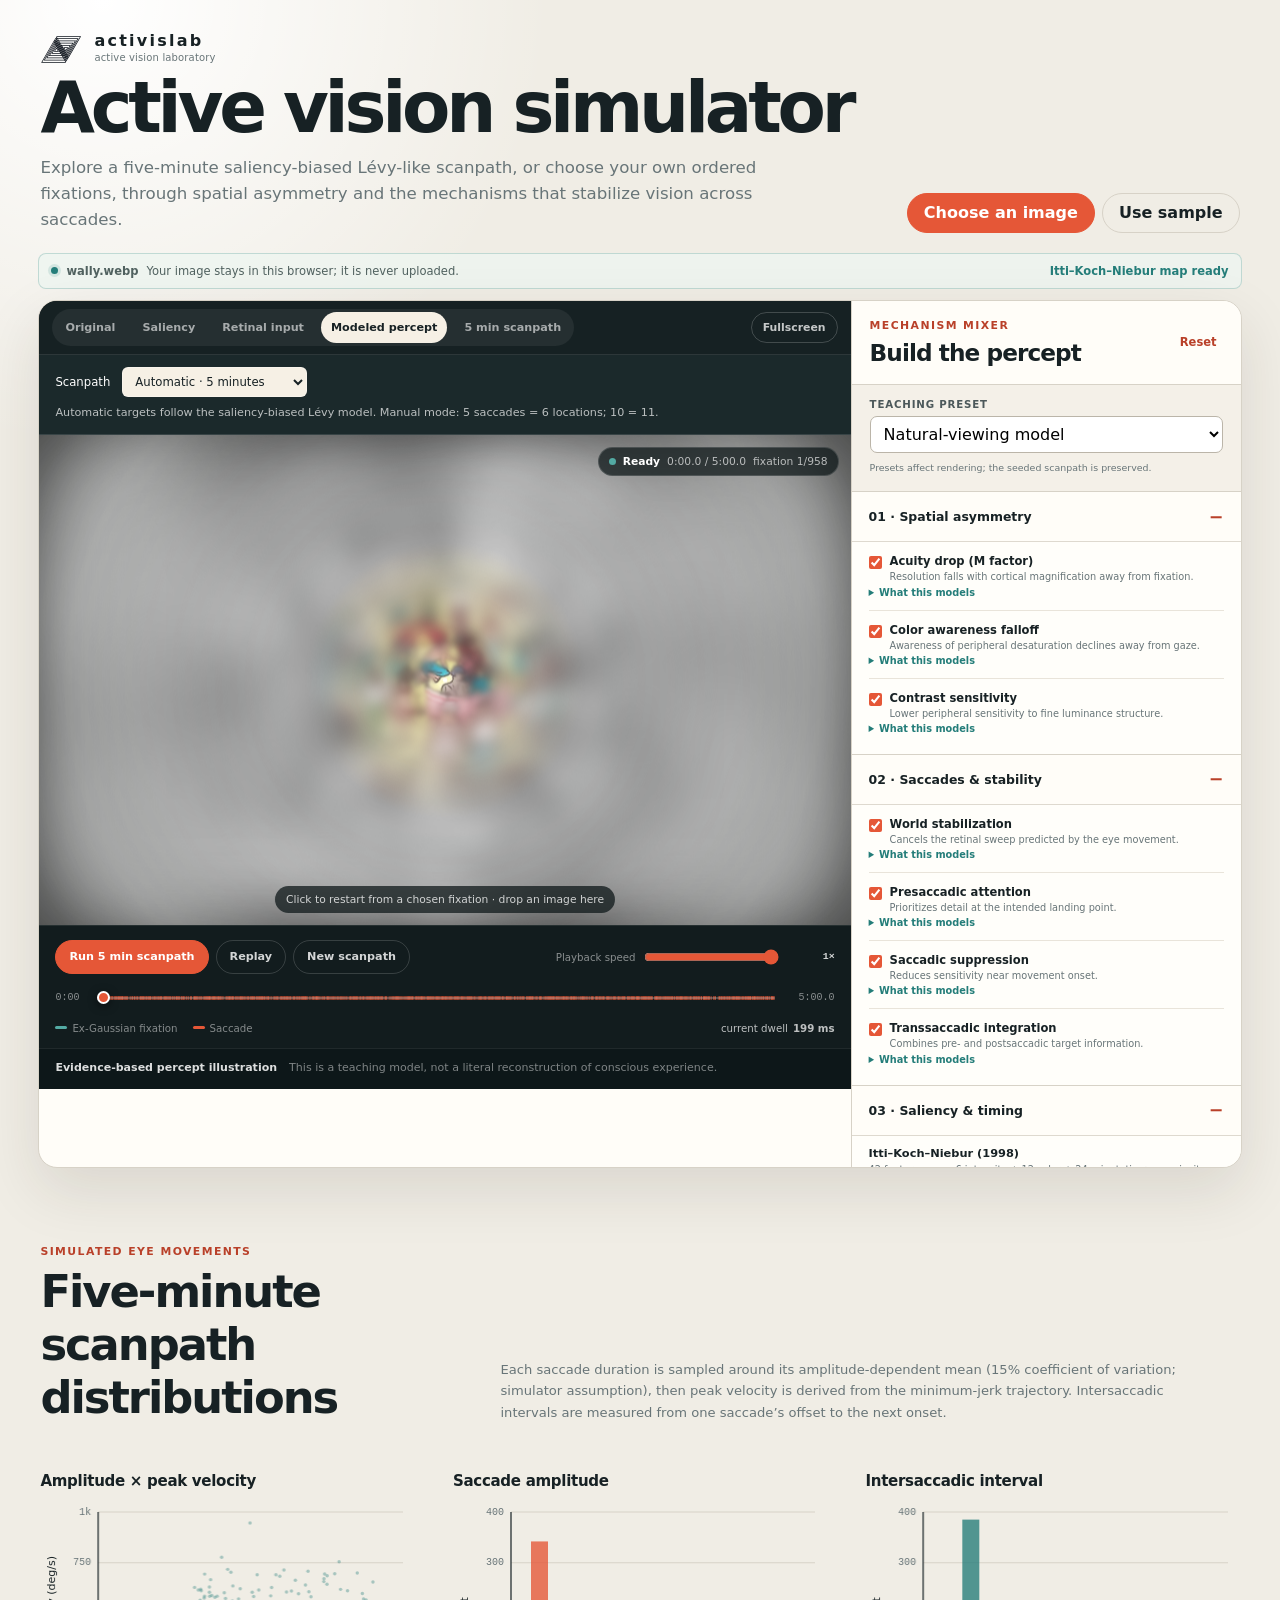
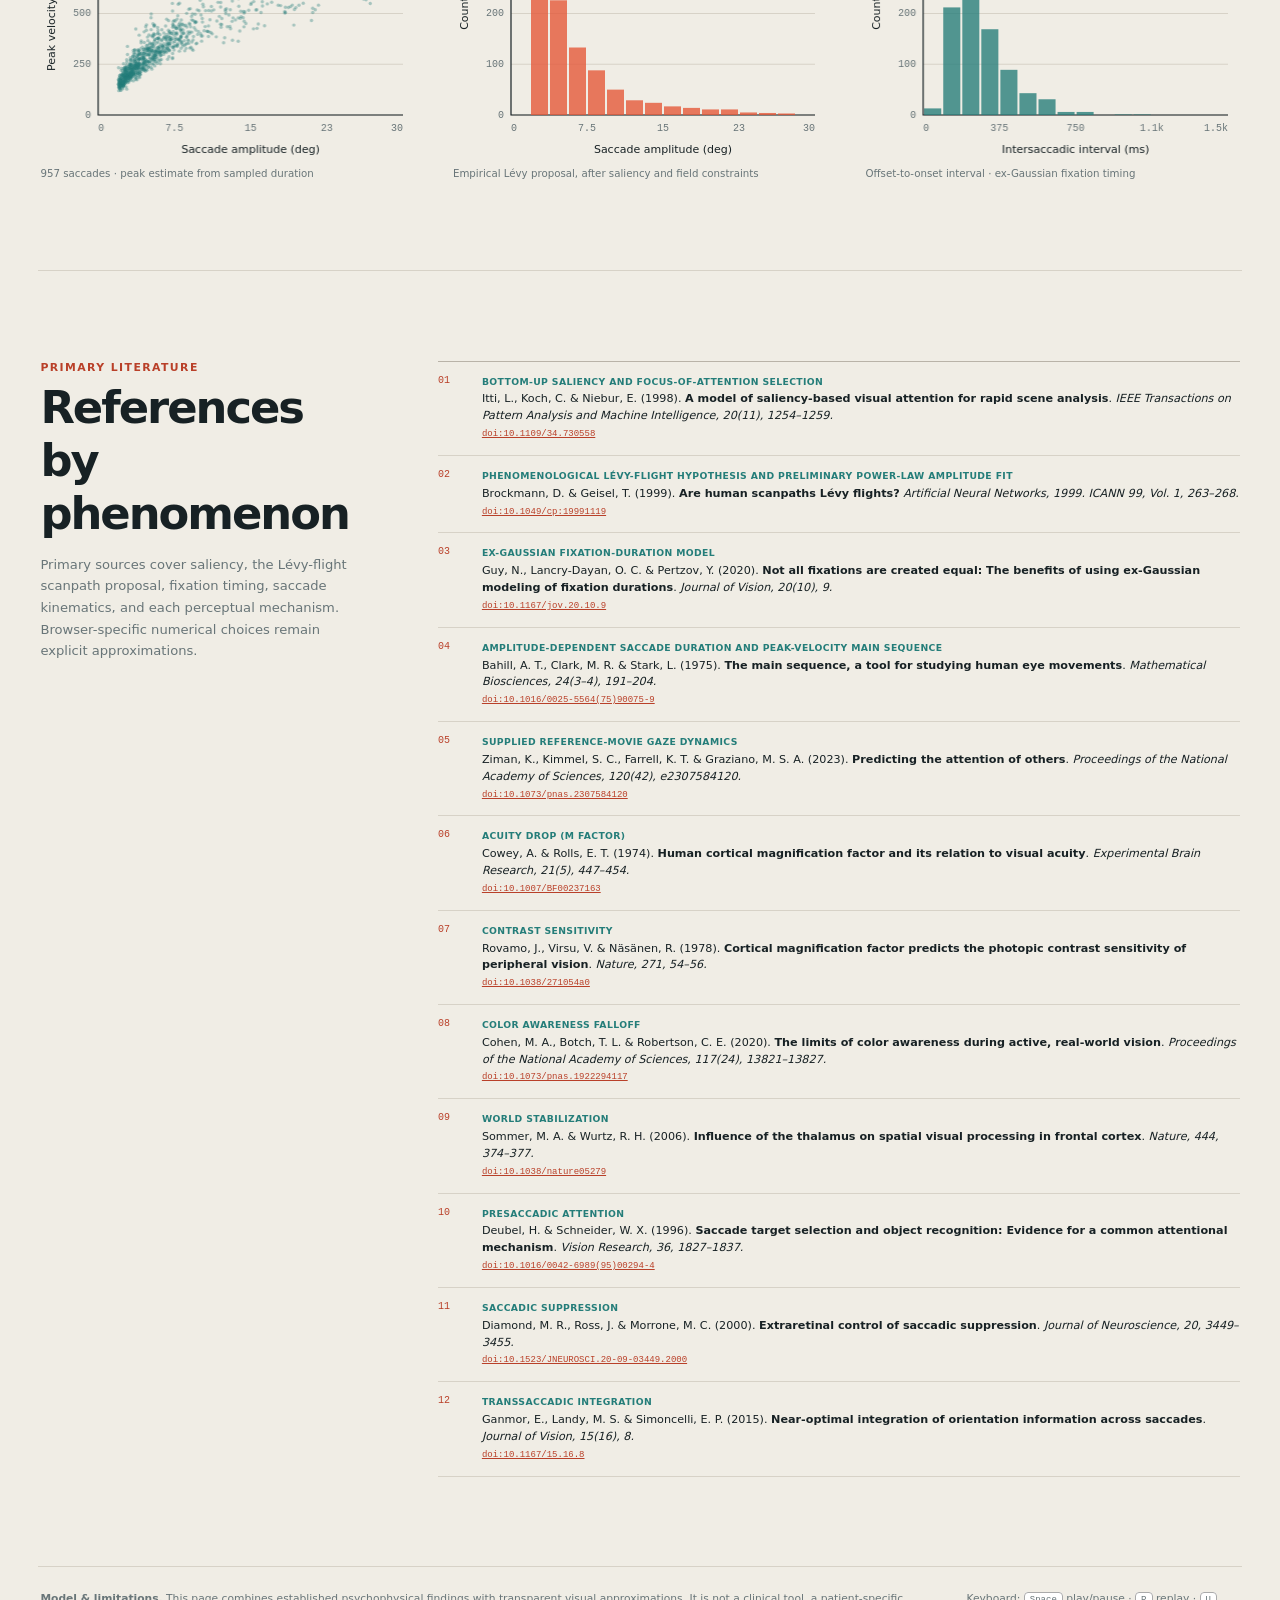
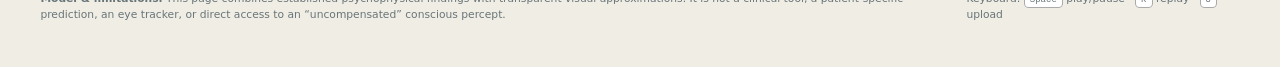
<file: demos-teaching/active_vision_simulator.html>
<!doctype html>
<html lang="en">
<head>
  <meta charset="utf-8">
  <meta name="viewport" content="width=device-width,initial-scale=1">
  <meta name="description" content="A local teaching simulation of saliency-biased Lévy-like scanpaths, spatial asymmetry, and visual stability across saccades.">
  <title>Active Vision Simulator</title>
  <style>
    .path-builder{padding:12px 16px;border-bottom:1px solid #ffffff20;background:#1b292b}
    .path-choice,.manual-actions{display:flex;align-items:center;flex-wrap:wrap;gap:8px 12px;font-size:.73rem}
    .path-choice select,.manual-actions input{max-width:100%;padding:6px 8px;border:1px solid #ffffff45;border-radius:6px;background:#f6f0e5;color:var(--ink)}
    .manual-actions{margin-top:10px}.manual-actions input{width:65px}.manual-actions .btn{min-height:32px;padding:5px 11px;border-color:#ffffff35;font-size:.7rem;color:#fff}
    .path-status{margin:8px 0 0;color:#ffffffb3;font-size:.7rem;line-height:1.5}.path-status.warning{color:#efc47a}
    .path-builder [hidden]{display:none!important}
    :root{--ink:#172124;--muted:#687578;--paper:#f0ede5;--panel:#fffdf8;--line:#d7d2c7;--accent:#e55737;--accent2:#b94029;--teal:#247d79;--night:#10191b;--gold:#e5b34f;--integration:#53aaa3;--shadow:0 22px 60px #2b271e1d}
    *{box-sizing:border-box}html{min-width:320px;scroll-behavior:smooth}body{margin:0;background:radial-gradient(circle at 8% 0,#fff 0,transparent 28rem),var(--paper);color:var(--ink);font-family:Inter,ui-sans-serif,system-ui,-apple-system,BlinkMacSystemFont,"Segoe UI",sans-serif}button,input,select{font:inherit;accent-color:var(--accent)}button,select,label,summary{cursor:pointer}button:focus-visible,input:focus-visible,select:focus-visible,summary:focus-visible,a:focus-visible{outline:3px solid #247d7955;outline-offset:3px}a{color:inherit}button:disabled{cursor:not-allowed;opacity:.45;filter:none!important}.shell{width:min(1540px,100%);margin:auto;padding:28px clamp(12px,3vw,46px) 0}.hero{display:flex;justify-content:space-between;align-items:end;gap:28px;padding:4px 2px 20px}.eyebrow{margin:0 0 7px;color:var(--accent2);font-size:.68rem;font-weight:800;letter-spacing:.13em;text-transform:uppercase}.hero h1{margin:0;font-size:clamp(2.55rem,5.5vw,4.7rem);font-weight:560;letter-spacing:-.06em;line-height:.9}.lede{max-width:760px;margin:15px 0 0;color:var(--muted);font-size:clamp(.88rem,1.3vw,1.05rem);line-height:1.55}.actions,.transport-actions,.tabs{display:flex;flex-wrap:wrap;gap:7px}.btn,.upload{display:inline-flex;align-items:center;justify-content:center;min-height:40px;border:1px solid var(--line);border-radius:999px;background:transparent;color:inherit;padding:8px 16px;font-weight:700}.btn.primary,.upload{border-color:var(--accent);background:var(--accent);color:#fff}.btn:hover:not(:disabled),.upload:hover{filter:brightness(.94)}.upload input{position:absolute;width:1px;height:1px;clip-path:inset(50%);opacity:0}.source-line{display:flex;align-items:center;gap:8px;min-height:36px;margin-bottom:11px;padding:7px 12px;border:1px solid #247d793b;border-radius:8px;background:#edf5f0c9;color:#50615f;font-size:.72rem}.dot{width:7px;height:7px;flex:0 0 auto;border-radius:50%;background:var(--teal);box-shadow:0 0 0 3px #247d7922}.analysis-status{margin-left:auto;color:var(--teal);font-weight:750;white-space:nowrap}.analysis-status.calculating{color:#8a6522}.analysis-status.error-state{color:var(--accent2)}.error{display:none;margin:0 0 11px;padding:9px 12px;border:1px solid #b9402948;border-radius:8px;background:#fff0eb;color:#8d321f;font-size:.78rem}.layout{display:grid;grid-template-columns:minmax(0,1fr) minmax(340px,390px);align-items:start;overflow:hidden;border:1px solid var(--line);border-radius:19px;background:var(--panel);box-shadow:var(--shadow)}.viewer{min-width:0;background:var(--night);color:#fff}.viewer-bar{display:flex;align-items:center;justify-content:space-between;gap:12px;padding:8px 13px;border-bottom:1px solid #ffffff19;background:#162123}.tabs{padding:3px;border-radius:999px;background:#ffffff10}.tabs button{min-height:31px;border:0;border-radius:999px;background:transparent;color:#ffffff99;padding:6px 10px;font-size:.7rem;font-weight:700}.tabs button.active{background:#f6f0e5;color:var(--ink)}.viewer-bar .btn{min-height:31px;border-color:#ffffff30;color:#ffffffc0;padding:5px 11px;font-size:.68rem}.stage{position:relative;width:100%;min-height:0;aspect-ratio:220/133;overflow:hidden;background:#0d1517;isolation:isolate}.stage:fullscreen{display:flex;align-items:center;justify-content:center;width:100vw;height:100vh;min-height:0;aspect-ratio:auto}.stage:fullscreen canvas{flex:none;width:min(100vw,calc(100vh * 220 / 133));height:min(100vh,calc(100vw * 133 / 220))}.stage canvas{display:block;width:100%;height:100%;cursor:crosshair;touch-action:none;image-rendering:auto}.stage-status,.hint{position:absolute;z-index:2;pointer-events:none;border:1px solid #ffffff25;background:#0b1415b8;-webkit-backdrop-filter:blur(9px);backdrop-filter:blur(9px);font-size:.67rem}.stage-status{top:12px;right:12px;display:flex;align-items:center;justify-content:flex-end;flex-wrap:wrap;gap:7px;max-width:calc(100% - 24px);border-radius:999px;padding:7px 10px;color:#ffffffaa}.stage-status b{color:#fff}.phase-dot{width:7px;height:7px;flex:0 0 auto;border-radius:50%;background:#aab5b2}.hint{left:50%;bottom:12px;transform:translateX(-50%);border:0;border-radius:999px;padding:7px 11px;color:#ffffffc7;white-space:nowrap}.transport{display:grid;gap:12px;padding:14px 16px;border-top:1px solid #ffffff16;background:#121c1e}.transport .btn{min-height:34px;border-color:#ffffff28;color:#ffffffd0;padding:6px 13px;font-size:.7rem}.transport .primary{border-color:var(--accent);color:#fff}.speed-control{display:grid;grid-template-columns:auto minmax(90px,135px) 48px;align-items:center;gap:8px;margin-left:auto;color:#ffffff80;font-size:.64rem}.speed-control input{width:100%;margin:0;accent-color:var(--accent)}.speed-control output{color:#ffffffd2;font:700 .62rem ui-monospace,SFMono-Regular,monospace;text-align:right}.timeline{display:grid;grid-template-columns:34px minmax(0,1fr) 52px;align-items:center;gap:8px;color:#ffffff80;font:10px ui-monospace,SFMono-Regular,monospace}.timeline span:last-child{text-align:right}.timeline-track{position:relative;height:24px}.timeline-track input{position:relative;z-index:2;width:100%;height:24px;margin:0;cursor:ew-resize;-webkit-appearance:none;appearance:none;background:transparent}.timeline-track input::-webkit-slider-runnable-track{height:2px;border-radius:9px;background:#ffffff38}.timeline-track input::-webkit-slider-thumb{width:13px;height:13px;margin-top:-5.5px;-webkit-appearance:none;appearance:none;border:2px solid #fff;border-radius:50%;background:var(--accent);box-shadow:0 2px 8px #0008}.timeline-track input::-moz-range-track{height:2px;background:#ffffff38}.timeline-track input::-moz-range-thumb{width:11px;height:11px;border:2px solid #fff;border-radius:50%;background:var(--accent)}.scan-events{position:absolute;inset:10px 0 auto;height:4px;pointer-events:none}.scan-events i{position:absolute;top:0;min-width:1px;height:100%;border-radius:8px;background:var(--accent);opacity:.82}.timeline-meta{display:flex;flex-wrap:wrap;gap:8px 15px;color:#ffffff7c;font-size:.64rem}.timeline-meta span{display:flex;align-items:center;gap:5px}.timeline-meta i{width:12px;height:3px;border-radius:9px}.timeline-meta .fix-key{background:var(--integration)}.timeline-meta .saccade-key{background:var(--accent)}.interval{margin-left:auto;color:#ffffffb8}.representation{padding:11px 16px 13px;border-top:1px solid #ffffff14;background:#0d1719;color:#ffffff78;font-size:.69rem;line-height:1.45}.representation b{color:#ffffffdb;margin-right:12px}.controls{align-self:stretch;max-height:min(960px,calc(100vh - 34px));overflow:auto;border-left:1px solid var(--line);background:var(--panel);scrollbar-width:thin}.control-head{display:flex;align-items:center;justify-content:space-between;padding:18px;border-bottom:1px solid var(--line)}.control-head h2{margin:0;font-size:1.45rem;letter-spacing:-.04em}.link-btn{border:0;background:none;color:var(--accent2);font-size:.72rem;font-weight:800}.preset{padding:13px 18px 15px;border-bottom:1px solid var(--line);background:#f4f0e8}.preset label{display:block;margin-bottom:6px;color:#4c585a;font-size:.64rem;font-weight:800;letter-spacing:.08em;text-transform:uppercase}.preset select{width:100%;min-height:37px;border:1px solid #bbb5a9;border-radius:7px;background:#fff;padding:7px 9px}.group{border-bottom:1px solid var(--line)}.group>summary{display:flex;justify-content:space-between;align-items:center;min-height:49px;padding:11px 17px;list-style:none;font-size:.78rem;font-weight:800}.group>summary::-webkit-details-marker{display:none}.group>summary:after{content:"+";color:var(--accent2);font-size:1.1rem}.group[open]>summary:after{content:"−"}.group-body{padding:0 17px 8px;border-top:1px solid #ded9cf;background:#fffefa}.mechanism{padding:12px 0;border-bottom:1px solid #e9e4da}.mechanism:last-child{border-bottom:0}.mechanism-top{display:grid;grid-template-columns:auto minmax(0,1fr);align-items:start;gap:8px}.mechanism-top input{margin:2px 0 0}.mechanism-top b{display:block;font-size:.72rem}.mechanism-top small{display:block;margin-top:2px;color:var(--muted);font-size:.61rem;line-height:1.35}.mechanism details{margin-top:3px}.mechanism details summary{width:max-content;color:var(--teal);font-size:.61rem;font-weight:750}.mechanism details p{margin:7px 0;color:#394648;font-size:.61rem;line-height:1.48}.badge{display:inline-flex;margin-right:5px;padding:3px 6px;border-radius:99px;background:#e8f1ed;color:#23625f;font-size:.53rem;font-weight:800}.badge.dep{background:#f7edda;color:#84611f}.badge.ill{background:#ece9e3;color:#666}.cite{color:var(--accent2);font-size:.55rem}.plain-check{display:grid;grid-template-columns:15px 1fr;gap:8px;padding:8px 0}.plain-check b{display:block;font-size:.71rem}.plain-check small{display:block;margin-top:2px;color:var(--muted);font-size:.61rem}.cal-note{margin:9px 0 4px 23px;padding-left:9px;border-left:2px solid var(--line);color:var(--muted);font-size:.62rem;line-height:1.45}.model-readout{display:grid;gap:3px;padding:10px 0;border-bottom:1px solid #e9e4da}.model-readout b{font-size:.71rem}.model-readout small{color:var(--muted);font-size:.61rem;line-height:1.45}.scan-stats{display:grid;grid-template-columns:repeat(3,minmax(0,1fr));gap:5px;padding:11px 0}.scan-stats span{min-width:0;padding:8px 5px;border:1px solid var(--line);border-radius:7px;background:#f4f5f1;text-align:center}.scan-stats b,.scan-stats small{display:block}.scan-stats b{font:700 .64rem ui-monospace,SFMono-Regular,monospace;white-space:nowrap}.scan-stats small{margin-top:3px;color:var(--muted);font-size:.52rem}.panel-button{width:100%;min-height:34px;border:1px solid #bbb5a9;border-radius:999px;background:transparent;color:var(--ink);font-size:.65rem;font-weight:750}.saliency-notice{margin:8px 0 2px;color:var(--muted);font-size:.59rem;line-height:1.45}.below{padding:clamp(55px,7vw,90px) 2px;border-bottom:1px solid var(--line)}.below h2{margin:0;font-size:clamp(1.8rem,3.5vw,2.8rem);letter-spacing:-.045em}.below .intro{margin:14px 0 0;color:var(--muted);font-size:.82rem;line-height:1.65}.bibliography{display:grid;grid-template-columns:minmax(240px,.58fr) minmax(0,1.45fr);gap:clamp(30px,6vw,90px)}.refs{margin:0;padding:0;list-style:none;border-top:1px solid #b9b3a8}.refs li{display:grid;grid-template-columns:34px 1fr;gap:10px;padding:13px 0;border-bottom:1px solid var(--line);font-size:.7rem;line-height:1.5}.ref-no{color:var(--accent2);font:10px ui-monospace,monospace}.refs p{margin:0}.phenomena{margin-bottom:3px!important;color:var(--teal);font-size:.58rem;font-weight:800;letter-spacing:.04em;text-transform:uppercase}.refs a{display:inline-block;margin-top:4px;color:var(--accent2);font:9px ui-monospace,monospace}.footer{display:flex;justify-content:space-between;gap:26px;padding:24px 2px 32px;color:var(--muted);font-size:.67rem;line-height:1.5}.footer p{margin:0;max-width:900px}kbd{padding:2px 5px;border:1px solid #aaa;border-radius:4px;background:#fff;font:9px ui-monospace,monospace}
    @media(max-width:950px){.hero{align-items:start;flex-direction:column}.layout{grid-template-columns:1fr}.controls{max-height:none;border-left:0;border-top:1px solid var(--line)}.bibliography{grid-template-columns:1fr}}
    @media(max-width:640px){.shell{padding:16px 9px 0}.hero .actions{width:100%}.hero .btn,.hero .upload{flex:1}.source-line{align-items:start;flex-wrap:wrap}.analysis-status{width:100%;margin-left:15px;white-space:normal}.layout{border-radius:12px}.hint{display:none}.viewer-bar{align-items:start}.tabs{border-radius:12px}.tabs button{padding-inline:7px}.stage-status .fixation-glow-note{display:none}.speed-control{width:100%;grid-template-columns:auto minmax(90px,1fr) 48px;margin-left:0}.interval{width:100%;margin-left:0}.scan-stats{grid-template-columns:1fr}.scan-stats span{text-align:left}.scan-stats b,.scan-stats small{display:inline}.scan-stats small{margin-left:7px}.footer{flex-direction:column}.representation b{display:block;margin-bottom:3px}}
    @media(prefers-reduced-motion:reduce){html{scroll-behavior:auto}*{transition-duration:.01ms!important}}
  </style>
  <style>
    .lab-brand{display:inline-flex;align-items:center;gap:12px;margin:0 0 13px;color:var(--ink);text-decoration:none}.lab-brand img{display:block;width:42px;height:32px}.lab-brand-copy{display:grid;line-height:1.05}.lab-brand-copy strong{font-size:16px;font-weight:700;letter-spacing:.14em}.lab-brand-copy small{margin-top:3px;color:var(--muted);font-size:10px;font-weight:400;letter-spacing:.015em;text-transform:lowercase}
    .scan-events canvas{display:block;width:100%;height:100%}.analytics{padding-block:clamp(54px,6vw,84px) clamp(62px,7vw,96px)}.analytics-head{display:grid;grid-template-columns:minmax(260px,.7fr) minmax(360px,1.35fr);gap:clamp(30px,6vw,90px);align-items:end;margin-bottom:clamp(30px,4vw,48px)}.analytics-head .intro{margin:0;max-width:720px}.plot-grid{display:grid;grid-template-columns:repeat(3,minmax(0,1fr));gap:clamp(22px,3vw,46px)}.plot-grid figure{min-width:0;margin:0}.plot-grid h3{margin:0 0 10px;font-size:.94rem;letter-spacing:-.02em}.plot-grid canvas{display:block;width:100%;aspect-ratio:1.45}.plot-grid figcaption{margin-top:8px;color:var(--muted);font-size:.64rem;line-height:1.45}@media(max-width:880px){.analytics-head{grid-template-columns:1fr;gap:16px}.plot-grid{grid-template-columns:repeat(2,minmax(0,1fr))}}@media(max-width:640px){.analytics{padding-block:52px 62px}.plot-grid{grid-template-columns:1fr;gap:34px}}
  </style>
</head>
<body>
<main class="shell">
  <header class="hero">
    <div><a class="lab-brand" href="https://activislab.com/" target="_blank" rel="noreferrer" aria-label="ActivisLab — active vision laboratory"><img src="/lab-logo.svg" onerror="this.onerror=null;this.src='public/activislab-logo.svg'" alt="" aria-hidden="true"><span class="lab-brand-copy"><strong>activislab</strong><small>active vision laboratory</small></span></a><h1>Active vision simulator</h1><p class="lede">Explore a five-minute saliency-biased Lévy-like scanpath, or choose your own ordered fixations, through spatial asymmetry and the mechanisms that stabilize vision across saccades.</p></div>
    <div class="actions"><label class="upload">Choose an image<input id="file" type="file" accept="image/*"></label><button class="btn" id="sample" type="button">Use sample</button></div>
  </header>
  <div class="source-line" aria-live="polite"><i class="dot"></i><b id="source-name">wally.webp</b><span>Your image stays in this browser; it is never uploaded.</span><span class="analysis-status calculating" id="analysis-status">Calculating 42 feature maps…</span></div>
  <p class="error" id="error" role="alert"></p>
  <section class="layout">
    <div class="viewer">
      <div class="viewer-bar"><div class="tabs" role="group" aria-label="Representation"><button data-view="original">Original</button><button data-view="saliency">Saliency</button><button data-view="retinal">Retinal input</button><button class="active" data-view="percept">Modeled percept</button><button data-view="scanpath">5 min scanpath</button></div><button class="btn" id="fullscreen" type="button">Fullscreen</button></div>
      <div class="path-builder">
        <div class="path-choice"><label for="path-mode">Scanpath</label><select id="path-mode"><option value="automatic">Automatic · 5 minutes</option><option value="manual">Choose fixation locations</option></select></div>
        <div class="manual-actions" id="manual-editor" hidden><label for="manual-count">Saccades <input id="manual-count" type="number" min="1" max="100" step="1" value="5" required></label><button class="btn" id="manual-undo" type="button">Undo last</button><button class="btn" id="manual-clear" type="button">Clear points</button><button class="btn primary" id="manual-apply" type="button">Use this path</button><button class="btn" id="manual-cancel" type="button">Cancel</button></div>
        <p class="path-status" id="path-status" role="status">Automatic targets follow the saliency-biased Lévy model.</p>
      </div>
      <div class="stage" id="stage"><canvas id="canvas" tabindex="0" aria-label="Active vision simulation. Click to restart the scanpath at a chosen fixation." aria-describedby="canvas-help"></canvas><div class="stage-status"><i class="phase-dot" id="phase-dot"></i><b id="phase">Calculating saliency</b><span id="time-label">0:00.0 / 5:00.0</span><span class="fixation-glow-note" id="fixation-label">preparing scanpath</span></div><div class="hint" id="canvas-help">Click to restart from a chosen fixation · drop an image here</div></div>
      <div class="transport">
        <div class="transport-actions"><button class="btn primary" id="play" type="button" disabled>Run 5 min scanpath</button><button class="btn" id="replay" type="button" disabled>Replay</button><button class="btn" id="new-scanpath" type="button" disabled>New scanpath</button><label class="speed-control" for="speed"><span>Playback speed</span><input id="speed" type="range" min="0" max="100" step="5" value="100" aria-label="Playback speed from pause to real time" aria-valuetext="1× real time"><output id="speed-label" for="speed">1×</output></label></div>
        <label class="timeline"><span>0:00</span><span class="timeline-track"><input id="timeline" type="range" min="0" max="300000" step="any" value="0" aria-label="Time in the scanpath"><span class="scan-events" id="scan-events" aria-hidden="true"><canvas id="scan-events-canvas"></canvas></span></span><span id="timeline-end">5:00</span></label>
        <div class="timeline-meta"><span><i class="fix-key"></i>Ex-Gaussian fixation</span><span><i class="saccade-key"></i>Saccade</span><span class="interval" id="current-stats">μ + τ = 285 ms expected dwell</span></div>
      </div>
      <div class="representation"><b id="view-title">Evidence-based percept illustration</b><span id="view-note">This is a teaching model, not a literal reconstruction of conscious experience.</span></div>
    </div>
    <aside class="controls" aria-label="Simulation controls">
      <div class="control-head"><div><p class="eyebrow">Mechanism mixer</p><h2>Build the percept</h2></div><button class="link-btn" id="reset" type="button">Reset</button></div>
      <div class="preset"><label for="preset">Teaching preset</label><select id="preset"><option value="combined">Natural-viewing model</option><option value="uncompensated">No compensation</option><option value="peripheral">Spatial asymmetry only</option><option value="suppression">Suppression focus</option><option value="custom" disabled>Custom settings</option></select><p class="saliency-notice" id="preset-note">Presets affect rendering; the seeded scanpath is preserved.</p></div>
      <details class="group" open><summary>01 · Spatial asymmetry</summary><div class="group-body" id="peripheral-controls"></div></details>
      <details class="group" open><summary>02 · Saccades &amp; stability</summary><div class="group-body" id="saccade-controls"></div></details>
      <details class="group" open><summary>03 · Saliency &amp; timing</summary><div class="group-body">
        <div class="model-readout"><b>Itti–Koch–Niebur (1998)</b><small>42 feature maps: 6 intensity + 12 color + 24 orientation; conspicuity maps combined at scale 4.</small></div>
        <div class="model-readout"><b>Brockmann–Geisel Figure 6 fit (1999)</b><small>Automatic proposal density ρ(Φ) ∝ Φ<sup>−2.23</sup>, truncated to the reported 2°–28° sample span; uniform directions are a 2D implementation assumption.</small></div>
        <div class="model-readout"><b>Fixation duration</b><small>ex-Gaussian with requested μ = 160, σ = 50, τ = 125 ms; expected mean = 285 ms.</small></div><div class="model-readout"><b>Saccade duration</b><small>Mean = clamp(21 + 2.2 × amplitude, 25, 80) ms; truncated Gaussian residual SD = 15% of mean (minimum 3 ms; simulator assumption); sampled range = 15–120 ms.</small></div>
        <div class="scan-stats"><span><b id="fixation-count">—</b><small>fixations</small></span><span><b id="mean-fixation">—</b><small>sample mean</small></span><span><b id="mean-amplitude">—</b><small>mean amplitude</small></span></div>
        <button class="panel-button" id="new-scanpath-panel" type="button" disabled>Generate another scanpath</button>
        <p class="saliency-notice">In automatic mode, each target starts with the paper’s Figure 6 power-law amplitude fit and a uniform direction, then is weighted by Itti saliency and short-lived inhibition of return. This is a 2D radial adaptation of ρ(x|y) ∝ s(x)f(|x−y|); finite-field rejection and IOR are explicit additions to Brockmann and Geisel’s one-dimensional model. The empirical fit is used because their theoretical Cauchy scale was not fitted in visual degrees. Manual paths use your chosen locations instead.</p>
        <p class="saliency-notice">Simulator constants, not Brockmann–Geisel estimates: up to 256 valid target proposals, saliency floor 0.045, IOR floor 0.03, 3.2° IOR width, 700 ms decay, and 3.2 s retention.</p>
        <p class="saliency-notice">The 42-map feature architecture follows Itti et al.; orientation filtering uses a phase-invariant 9 × 9 quadrature adaptation (period 7 px, σ = 7/3) because the 1998 paper does not fix those kernel details.</p>
      </div></details>
      <details class="group"><summary>04 · Display &amp; field</summary><div class="group-body">
        <label class="plain-check"><input id="show-full-path" type="checkbox"><span><b>Overlay full scanpath</b><small>Shows every fixation and saccade in other views; it is always visible in the scanpath view.</small></span></label>
        <label class="plain-check"><input id="show-saliency" type="checkbox"><span><b>Overlay saliency map</b><small>A display aid; it does not change the cached target map.</small></span></label>
        <label class="plain-check"><input id="show-rings" type="checkbox"><span><b>Show eccentricity rings</b><small>2°, 5°, 10°, and 20°.</small></span></label>
        <p class="cal-note"><b>Visual field extent:</b> 220° horizontal × 133° vertical. Eccentricity is measured from fixation in this angular coordinate system.</p>
      </div></details>
    </aside>
  </section>
  <section class="below analytics" aria-labelledby="analytics-heading"><div class="analytics-head"><div><p class="eyebrow">Simulated eye movements</p><h2 id="analytics-heading">Five-minute scanpath distributions</h2></div><p class="intro">Each saccade duration is sampled around its amplitude-dependent mean (15% coefficient of variation; simulator assumption), then peak velocity is derived from the minimum-jerk trajectory. Intersaccadic intervals are measured from one saccade’s offset to the next onset.</p></div><div class="plot-grid"><figure><h3>Amplitude × peak velocity</h3><canvas id="amplitude-velocity-plot" role="img" aria-label="Scatter plot of simulated saccades by amplitude and peak velocity."></canvas><figcaption id="scatter-caption">Preparing scanpath…</figcaption></figure><figure><h3>Saccade amplitude</h3><canvas id="amplitude-histogram" role="img" aria-label="Histogram of simulated saccade amplitudes in degrees."></canvas><figcaption>Empirical Lévy proposal, after saliency and field constraints</figcaption></figure><figure><h3>Intersaccadic interval</h3><canvas id="interval-histogram" role="img" aria-label="Histogram of simulated intersaccadic intervals in milliseconds."></canvas><figcaption>Offset-to-onset interval · ex-Gaussian fixation timing</figcaption></figure></div></section>
  <section class="below bibliography" aria-labelledby="refs-heading"><div><p class="eyebrow">Primary literature</p><h2 id="refs-heading">References by phenomenon</h2><p class="intro">Primary sources cover saliency, the Lévy-flight scanpath proposal, fixation timing, saccade kinematics, and each perceptual mechanism. Browser-specific numerical choices remain explicit approximations.</p></div><ol class="refs" id="refs"></ol></section>
  <footer class="footer"><p><b>Model &amp; limitations.</b> This page combines established psychophysical findings with transparent visual approximations. It is not a clinical tool, a patient-specific prediction, an eye tracker, or direct access to an “uncompensated” conscious percept.</p><p>Keyboard: <kbd>Space</kbd> play/pause · <kbd>R</kbd> replay · <kbd>U</kbd> upload</p></footer>
</main>
<script>
(function(){
  'use strict';

  var SCAN_DURATION=300000,HFOV=220,VFOV=133,FOVEA_DEG=2.2,ANALYSIS_WIDTH=640;
  var FIX_MU=160,FIX_SIGMA=50,FIX_TAU=125,SACCADE_DURATION_CV=.15,SACCADE_DURATION_MIN=15,SACCADE_DURATION_MAX=120,EMPIRICAL_PDF_EXPONENT=2.23,EMPIRICAL_AMPLITUDE_MIN=2,EMPIRICAL_AMPLITUDE_MAX=28;
  var CENTER_LEVELS=[2,3,4],SURROUND_DELTAS=[3,4],ORIENTATIONS=[0,45,90,135];
  var GABOR_SIZE=9,GABOR_PERIOD=7,GABOR_SIGMA=7/3;
  var ACUITY_ECCENTRICITIES=[0,2,5,10,18,30,50,75,110];
  var refs=[
    {id:'itti1998',authors:'Itti, L., Koch, C. & Niebur, E.',year:1998,title:'A model of saliency-based visual attention for rapid scene analysis',journal:'IEEE Transactions on Pattern Analysis and Machine Intelligence, 20(11), 1254–1259',doi:'10.1109/34.730558',phenomena:['Bottom-up saliency and focus-of-attention selection']},
    {id:'brockmann1999',authors:'Brockmann, D. & Geisel, T.',year:1999,title:'Are human scanpaths Lévy flights?',journal:'Artificial Neural Networks, 1999. ICANN 99, Vol. 1, 263–268',doi:'10.1049/cp:19991119',phenomena:['Phenomenological Lévy-flight hypothesis and preliminary power-law amplitude fit']},
    {id:'guy2020',authors:'Guy, N., Lancry-Dayan, O. C. & Pertzov, Y.',year:2020,title:'Not all fixations are created equal: The benefits of using ex-Gaussian modeling of fixation durations',journal:'Journal of Vision, 20(10), 9',doi:'10.1167/jov.20.10.9',phenomena:['Ex-Gaussian fixation-duration model']},
    {id:'bahill1975',authors:'Bahill, A. T., Clark, M. R. & Stark, L.',year:1975,title:'The main sequence, a tool for studying human eye movements',journal:'Mathematical Biosciences, 24(3–4), 191–204',doi:'10.1016/0025-5564(75)90075-9',phenomena:['Amplitude-dependent saccade duration and peak-velocity main sequence']},
    {id:'ziman2023',authors:'Ziman, K., Kimmel, S. C., Farrell, K. T. & Graziano, M. S. A.',year:2023,title:'Predicting the attention of others',journal:'Proceedings of the National Academy of Sciences, 120(42), e2307584120',doi:'10.1073/pnas.2307584120',phenomena:['Supplied reference-movie gaze dynamics']},
    {id:'cowey1974',authors:'Cowey, A. & Rolls, E. T.',year:1974,title:'Human cortical magnification factor and its relation to visual acuity',journal:'Experimental Brain Research, 21(5), 447–454',doi:'10.1007/BF00237163'},
    {id:'rovamo1978',authors:'Rovamo, J., Virsu, V. & Näsänen, R.',year:1978,title:'Cortical magnification factor predicts the photopic contrast sensitivity of peripheral vision',journal:'Nature, 271, 54–56',doi:'10.1038/271054a0'},
    {id:'cohen2020',authors:'Cohen, M. A., Botch, T. L. & Robertson, C. E.',year:2020,title:'The limits of color awareness during active, real-world vision',journal:'Proceedings of the National Academy of Sciences, 117(24), 13821–13827',doi:'10.1073/pnas.1922294117'},
    {id:'sommer2006',authors:'Sommer, M. A. & Wurtz, R. H.',year:2006,title:'Influence of the thalamus on spatial visual processing in frontal cortex',journal:'Nature, 444, 374–377',doi:'10.1038/nature05279'},
    {id:'deubel1996attention',authors:'Deubel, H. & Schneider, W. X.',year:1996,title:'Saccade target selection and object recognition: Evidence for a common attentional mechanism',journal:'Vision Research, 36, 1827–1837',doi:'10.1016/0042-6989(95)00294-4'},
    {id:'diamond2000',authors:'Diamond, M. R., Ross, J. & Morrone, M. C.',year:2000,title:'Extraretinal control of saccadic suppression',journal:'Journal of Neuroscience, 20, 3449–3455',doi:'10.1523/JNEUROSCI.20-09-03449.2000'},
    {id:'ganmor2015',authors:'Ganmor, E., Landy, M. S. & Simoncelli, E. P.',year:2015,title:'Near-optimal integration of orientation information across saccades',journal:'Journal of Vision, 15(16), 8',doi:'10.1167/15.16.8'}
  ];
  var defs=[
    {id:'acuity',group:'peripheral',label:'Acuity drop (M factor)',short:'Resolution falls with cortical magnification away from fixation.',explain:'Scales resolution with the Cowey–Rolls estimate 1/M = 0.067E + 0.117. Acuity is treated as proportional to M across the 220° × 133° field; values beyond the original measurements are an explicit extrapolation.',evidence:'Established',ref:'cowey1974'},
    {id:'color',group:'peripheral',label:'Color awareness falloff',short:'Awareness of peripheral desaturation declines away from gaze.',explain:'Maps Cohen et al.’s free-viewing failure-to-notice rates onto grayscale strength: 30% at 10°, 50% at 17.5°, 65% at 25°, and 83% at 32.5°, reaching full desaturation at the 37.5° directed-attention threshold. This is not a retinal color-sensitivity curve.',evidence:'Paradigm-dependent',ref:'cohen2020'},
    {id:'contrast',group:'peripheral',label:'Contrast sensitivity',short:'Lower peripheral sensitivity to fine luminance structure.',explain:'Moves peripheral luminance toward a neutral scene value. Real contrast loss depends on spatial frequency; this control separates it for teaching.',evidence:'Established',ref:'rovamo1978'},
    {id:'stabilization',group:'saccade',label:'World stabilization',short:'Cancels the retinal sweep predicted by the eye movement.',explain:'Interpolates between a retina-centered sweep and a world-stable scene. This is a systems-level illustration, not a claim that one transform alone produces visual stability.',evidence:'Illustrative mechanism',ref:'sommer2006'},
    {id:'attention',group:'saccade',label:'Presaccadic attention',short:'Prioritizes detail at the intended landing point.',explain:'Briefly restores local detail and contrast around the target before movement. Attention improves discrimination; it is not literally a bright spotlight.',evidence:'Established',ref:'deubel1996attention'},
    {id:'suppression',group:'saccade',label:'Saccadic suppression',short:'Reduces sensitivity near movement onset.',explain:'Attenuates contrast near onset, standing in for stronger suppression of low-spatial-frequency luminance signals. It avoids a black-frame metaphor.',evidence:'Established',ref:'diamond2000'},
    {id:'integration',group:'saccade',label:'Transsaccadic integration',short:'Combines pre- and postsaccadic target information.',explain:'Blends a localized presaccadic target snapshot with the new view using an illustrative reliability weight. Evidence is strongest for selected features, not a panoramic buffer.',evidence:'Established',ref:'ganmor2015'}
  ];
  var defaults={
    acuity:{enabled:true,strength:100},color:{enabled:true,strength:100},contrast:{enabled:true,strength:34},
    stabilization:{enabled:true,strength:92},attention:{enabled:true,strength:62},suppression:{enabled:true,strength:78},
    integration:{enabled:true,strength:62}
  };

  function $(id){return document.getElementById(id);}
  function clamp(value,min,max){if(min===undefined)min=0;if(max===undefined)max=1;return Math.min(max,Math.max(min,value));}
  function lerp(a,b,t){return a+(b-a)*t;}
  function smooth(edge0,edge1,value){var t=clamp((value-edge0)/(edge1-edge0));return t*t*(3-2*t);}
  function cloneMechanisms(source){var copy={};Object.keys(source).forEach(function(key){copy[key]={enabled:source[key].enabled,strength:source[key].strength};});return copy;}
  function strength(id){var value=state.mechanisms[id];return value&&value.enabled?value.strength/100:0;}
  function ownCanvas(width,height,existing){var result=existing||document.createElement('canvas');if(result.width!==width||result.height!==height){result.width=width;result.height=height;}return result;}
  function resetContext(context,canvas){context.setTransform(1,0,0,1,0,0);context.globalAlpha=1;context.globalCompositeOperation='source-over';if('filter' in context)context.filter='none';context.imageSmoothingEnabled=true;try{context.imageSmoothingQuality='high';}catch(ignore){}context.clearRect(0,0,canvas.width,canvas.height);return context;}

  var canvas=$('canvas'),stage=$('stage'),ctx=canvas.getContext('2d');
  var pool=[],poolIndex=0,raf=0,animationAnchor=0,animationStart=0,analysisTimer=0,sourceVersion=0,loadToken=0;
  var spatialCache={},saliencyLayerCache=null,scenePyramidCache=null,scanpathLayerCache=null,lastStatusKey='';
  function buffer(width,height){var result=pool[poolIndex++]||document.createElement('canvas');pool[poolIndex-1]=result;if(result.width!==width||result.height!==height){result.width=width;result.height=height;}resetContext(result.getContext('2d'),result);return result;}
  function copyCanvas(source,existing){var result=ownCanvas(source.width,source.height,existing);var context=resetContext(result.getContext('2d'),result);context.drawImage(source,0,0);return result;}
  function invalidateRendering(clearScene){spatialCache={};saliencyLayerCache=null;if(clearScene)scenePyramidCache=null;}
  function invalidateScanpath(){scanpathLayerCache=null;lastStatusKey='';invalidateRendering();}

  var state={
    view:'percept',mechanisms:cloneMechanisms(defaults),time:0,playing:false,playbackRate:1,lastPlaybackRate:1,speedPaused:false,fullPath:false,rings:false,saliencyOverlay:false,
    image:null,imageUrl:'',saliency:null,scanpath:null,seed:20260911,start:{x:.5,y:.5},analysis:'calculating',
    pathMode:'automatic',manualCount:5,manualPoints:[],manualDraft:null,editReturn:null
  };

  function detectCompatibilityRenderer(){
    var requested='';
    try{requested=new URLSearchParams(window.location.search).get('renderer')||'';}catch(ignore){}
    if(requested==='compat')return true;if(requested==='native')return false;
    try{
      var test=document.createElement('canvas');test.width=2;test.height=2;var c=test.getContext('2d');
      if(!c||!('filter' in c))return true;c.fillStyle='#f00';c.filter='grayscale(1)';c.fillRect(0,0,1,1);
      var p=c.getImageData(0,0,1,1).data;return !(p[1]>20&&Math.abs(p[0]-p[1])<12);
    }catch(error){return true;}
  }
  var compatibilityRenderer=detectCompatibilityRenderer();
  var isWebKit=/AppleWebKit/.test(navigator.userAgent)&&!/(Chrome|Chromium|Edg|OPR)/.test(navigator.userAgent);

  function drawSample(context,width,height,offsetX,offsetY){
    context.save();context.translate(offsetX,offsetY);
    var gradient=context.createLinearGradient(0,0,width,height);gradient.addColorStop(0,'#163b4a');gradient.addColorStop(.48,'#3f7f85');gradient.addColorStop(1,'#edb26b');
    context.fillStyle=gradient;context.fillRect(-width*.12,-height*.12,width*1.24,height*1.24);
    context.fillStyle='rgba(239,235,216,.94)';context.fillRect(width*.06,height*.1,width*.32,height*.76);
    context.fillStyle='#17323a';context.font='700 '+Math.max(18,width*.027)+'px system-ui';context.textAlign='left';context.textBaseline='alphabetic';context.fillText('READ',width*.095,height*.2);
    context.font='500 '+Math.max(12,width*.014)+'px system-ui';['sharp fovea','peripheral detail','colour detail','motion + time'].forEach(function(word,index){context.fillText(word,width*.095,height*(.31+index*.095));});
    context.fillStyle='#e55435';context.beginPath();context.arc(width*.67,height*.36,Math.max(30,width*.055),0,Math.PI*2);context.fill();
    context.fillStyle='#f7eddc';context.font='700 '+Math.max(20,width*.035)+'px system-ui';context.textAlign='center';context.textBaseline='middle';context.fillText('A',width*.67,height*.36);
    var colors=['#f4cf58','#ec6e5a','#54b3a7','#294f7c','#eee6d7'];
    for(var row=0;row<5;row++){for(var column=0;column<7;column++){context.fillStyle=colors[(row+column)%colors.length];context.beginPath();context.arc(width*(.52+column*.062),height*(.63+row*.06),Math.max(5,width*.009),0,Math.PI*2);context.fill();}}
    context.strokeStyle='rgba(248,238,219,.65)';context.lineWidth=Math.max(1,width*.002);
    for(var index=0;index<11;index++){var x=width*(.44+index*.052);context.beginPath();context.moveTo(x,height*.08);context.lineTo(x+width*.18,height*.54);context.stroke();}
    context.restore();
  }

  function drawSource(context,width,height,offsetX,offsetY){
    context.fillStyle='#142022';context.fillRect(0,0,width,height);
    if(!state.image){drawSample(context,width,height,offsetX,offsetY);return;}
    var image=state.image,sourceWidth=image.naturalWidth||image.width,sourceHeight=image.naturalHeight||image.height;
    var scale=Math.max(width/sourceWidth,height/sourceHeight)*1.12,drawWidth=sourceWidth*scale,drawHeight=sourceHeight*scale;
    context.drawImage(image,(width-drawWidth)/2+offsetX,(height-drawHeight)/2+offsetY,drawWidth,drawHeight);
  }

  function scalarMap(width,height,values){return{width:width,height:height,values:values||new Float32Array(width*height)};}
  function downsampleGaussian(source){
    var width=Math.max(1,Math.ceil(source.width/2)),height=Math.max(1,Math.ceil(source.height/2));
    var horizontal=new Float32Array(source.width*source.height),weights=[1,4,6,4,1],x,y,tap,sum,sourceIndex;
    for(y=0;y<source.height;y++)for(x=0;x<source.width;x++){sum=0;for(tap=-2;tap<=2;tap++){sourceIndex=y*source.width+clamp(x+tap,0,source.width-1);sum+=source.values[sourceIndex]*weights[tap+2];}horizontal[y*source.width+x]=sum/16;}
    var values=new Float32Array(width*height);
    for(y=0;y<height;y++){var sourceY=Math.min(source.height-1,y*2);for(x=0;x<width;x++){var sourceX=Math.min(source.width-1,x*2);sum=0;for(tap=-2;tap<=2;tap++){var sourceRow=clamp(sourceY+tap,0,source.height-1);sum+=horizontal[sourceRow*source.width+sourceX]*weights[tap+2];}values[y*width+x]=sum/16;}}
    return scalarMap(width,height,values);
  }
  function buildPyramid(base){var pyramid=[base];while(pyramid.length<9)pyramid.push(downsampleGaussian(pyramid[pyramid.length-1]));return pyramid;}
  function resample(source,width,height){
    if(source.width===width&&source.height===height)return new Float32Array(source.values);
    var result=new Float32Array(width*height),scaleX=width>1?(source.width-1)/(width-1):0,scaleY=height>1?(source.height-1)/(height-1):0;
    for(var y=0;y<height;y++){var sy=y*scaleY,y0=Math.floor(sy),y1=Math.min(source.height-1,y0+1),fy=sy-y0;for(var x=0;x<width;x++){var sx=x*scaleX,x0=Math.floor(sx),x1=Math.min(source.width-1,x0+1),fx=sx-x0;var top=source.values[y0*source.width+x0]*(1-fx)+source.values[y0*source.width+x1]*fx;var bottom=source.values[y1*source.width+x0]*(1-fx)+source.values[y1*source.width+x1]*fx;result[y*width+x]=top*(1-fy)+bottom*fy;}}
    return result;
  }
  function difference(center,surround){var expanded=resample(surround,center.width,center.height),values=new Float32Array(center.values.length);for(var i=0;i<values.length;i++)values[i]=Math.abs(center.values[i]-expanded[i]);return scalarMap(center.width,center.height,values);}
  function opponentDifference(centerA,centerB,surroundA,surroundB){var a=resample(surroundA,centerA.width,centerA.height),b=resample(surroundB,centerA.width,centerA.height),values=new Float32Array(centerA.values.length);for(var i=0;i<values.length;i++)values[i]=Math.abs((centerA.values[i]-centerB.values[i])-(b[i]-a[i]));return scalarMap(centerA.width,centerA.height,values);}
  function maxNormalize(source){
    var minimum=Infinity,maximum=-Infinity,maximumIndex=0,index,x,y;
    for(index=0;index<source.values.length;index++){var raw=source.values[index];if(raw<minimum)minimum=raw;if(raw>maximum){maximum=raw;maximumIndex=index;}}
    var range=maximum-minimum,normalized=new Float32Array(source.values.length);if(!(range>1e-9))return scalarMap(source.width,source.height,normalized);
    for(index=0;index<normalized.length;index++)normalized[index]=(source.values[index]-minimum)/range;
    var maximaSum=0,maximaCount=0;
    for(y=1;y<source.height-1;y++)for(x=1;x<source.width-1;x++){index=y*source.width+x;if(index===maximumIndex)continue;var value=normalized[index],isMaximum=true,strictlyGreater=false;for(var oy=-1;oy<=1&&isMaximum;oy++)for(var ox=-1;ox<=1;ox++){if(!ox&&!oy)continue;var neighbor=normalized[(y+oy)*source.width+x+ox];if(neighbor>value){isMaximum=false;break;}if(value>neighbor)strictlyGreater=true;}if(isMaximum&&strictlyGreater){maximaSum+=value;maximaCount++;}}
    var meanOther=maximaCount?maximaSum/maximaCount:0,weight=Math.pow(1-meanOther,2);for(index=0;index<normalized.length;index++)normalized[index]*=weight;
    return scalarMap(source.width,source.height,normalized);
  }
  function addNormalizedAtScale(accumulator,feature){var normalized=maxNormalize(feature),resized=resample(normalized,accumulator.width,accumulator.height);for(var i=0;i<accumulator.values.length;i++)accumulator.values[i]+=resized[i];}
  function buildGaborKernels(degrees){
    var angle=degrees*Math.PI/180,cosine=Math.cos(angle),sine=Math.sin(angle),half=Math.floor(GABOR_SIZE/2),even=new Float32Array(GABOR_SIZE*GABOR_SIZE),odd=new Float32Array(GABOR_SIZE*GABOR_SIZE),evenMean=0,oddMean=0;
    for(var y=-half;y<=half;y++)for(var x=-half;x<=half;x++){var along=x*cosine+y*sine,across=-x*sine+y*cosine,envelope=Math.exp(-(along*along+across*across)/(2*GABOR_SIGMA*GABOR_SIGMA)),phase=2*Math.PI*along/GABOR_PERIOD,index=(y+half)*GABOR_SIZE+x+half;even[index]=envelope*Math.cos(phase);odd[index]=envelope*Math.sin(phase);evenMean+=even[index];oddMean+=odd[index];}
    evenMean/=even.length;oddMean/=odd.length;for(var i=0;i<even.length;i++){even[i]-=evenMean;odd[i]-=oddMean;}return{even:even,odd:odd};
  }
  var gaborKernels=ORIENTATIONS.map(buildGaborKernels);
  function orientedEnergy(source,orientationIndex){
    var kernels=gaborKernels[orientationIndex],half=Math.floor(GABOR_SIZE/2),values=new Float32Array(source.values.length);
    for(var y=0;y<source.height;y++)for(var x=0;x<source.width;x++){var evenResponse=0,oddResponse=0;for(var ky=-half;ky<=half;ky++){var sourceY=clamp(y+ky,0,source.height-1);for(var kx=-half;kx<=half;kx++){var sourceX=clamp(x+kx,0,source.width-1),sourceValue=source.values[sourceY*source.width+sourceX],kernelIndex=(ky+half)*GABOR_SIZE+kx+half;evenResponse+=sourceValue*kernels.even[kernelIndex];oddResponse+=sourceValue*kernels.odd[kernelIndex];}}values[y*source.width+x]=Math.abs(evenResponse)+Math.abs(oddResponse);}
    return scalarMap(source.width,source.height,values);
  }
  function normalizeForDisplay(values){var maximum=0,result=new Float32Array(values.length);for(var i=0;i<values.length;i++)maximum=Math.max(maximum,values[i]);if(maximum<=1e-9)return result;for(i=0;i<values.length;i++)result[i]=clamp(values[i]/maximum);return result;}
  function computeIttiSaliency(imageData){
    var pixelCount=imageData.width*imageData.height,intensityValues=new Float32Array(pixelCount),redValues=new Float32Array(pixelCount),greenValues=new Float32Array(pixelCount),blueValues=new Float32Array(pixelCount),yellowValues=new Float32Array(pixelCount),maximumIntensity=0,index,offset;
    for(index=0;index<pixelCount;index++){offset=index*4;var red=imageData.data[offset]/255,green=imageData.data[offset+1]/255,blue=imageData.data[offset+2]/255,intensity=(red+green+blue)/3;intensityValues[index]=intensity;maximumIntensity=Math.max(maximumIntensity,intensity);}
    var threshold=maximumIntensity*.1;
    for(index=0;index<pixelCount;index++){offset=index*4;var level=intensityValues[index];if(level<=threshold||level<=1e-9)continue;var r=imageData.data[offset]/255/level,g=imageData.data[offset+1]/255/level,b=imageData.data[offset+2]/255/level;redValues[index]=Math.max(0,r-(g+b)/2);greenValues[index]=Math.max(0,g-(r+b)/2);blueValues[index]=Math.max(0,b-(r+g)/2);yellowValues[index]=Math.max(0,(r+g)/2-Math.abs(r-g)/2-b);}
    var intensityPyramid=buildPyramid(scalarMap(imageData.width,imageData.height,intensityValues)),redPyramid=buildPyramid(scalarMap(imageData.width,imageData.height,redValues)),greenPyramid=buildPyramid(scalarMap(imageData.width,imageData.height,greenValues)),bluePyramid=buildPyramid(scalarMap(imageData.width,imageData.height,blueValues)),yellowPyramid=buildPyramid(scalarMap(imageData.width,imageData.height,yellowValues));
    var orientationPyramids=ORIENTATIONS.map(function(_,orientationIndex){return intensityPyramid.map(function(pyramidLevel,levelIndex){return levelIndex<2?scalarMap(pyramidLevel.width,pyramidLevel.height):orientedEnergy(pyramidLevel,orientationIndex);});});
    var target=intensityPyramid[4],intensityConspicuity=scalarMap(target.width,target.height),colorConspicuity=scalarMap(target.width,target.height),orientationConspicuity=scalarMap(target.width,target.height);
    CENTER_LEVELS.forEach(function(centerLevel){SURROUND_DELTAS.forEach(function(delta){var surroundLevel=centerLevel+delta;addNormalizedAtScale(intensityConspicuity,difference(intensityPyramid[centerLevel],intensityPyramid[surroundLevel]));addNormalizedAtScale(colorConspicuity,opponentDifference(redPyramid[centerLevel],greenPyramid[centerLevel],redPyramid[surroundLevel],greenPyramid[surroundLevel]));addNormalizedAtScale(colorConspicuity,opponentDifference(bluePyramid[centerLevel],yellowPyramid[centerLevel],bluePyramid[surroundLevel],yellowPyramid[surroundLevel]));});});
    ORIENTATIONS.forEach(function(_,orientationIndex){var orientationSum=scalarMap(target.width,target.height);CENTER_LEVELS.forEach(function(centerLevel){SURROUND_DELTAS.forEach(function(delta){var surroundLevel=centerLevel+delta;addNormalizedAtScale(orientationSum,difference(orientationPyramids[orientationIndex][centerLevel],orientationPyramids[orientationIndex][surroundLevel]));});});var normalized=maxNormalize(orientationSum);for(var i=0;i<orientationConspicuity.values.length;i++)orientationConspicuity.values[i]+=normalized.values[i];});
    var normalizedIntensity=maxNormalize(intensityConspicuity),normalizedColor=maxNormalize(colorConspicuity),normalizedOrientation=maxNormalize(orientationConspicuity),combined=new Float32Array(target.width*target.height);
    for(index=0;index<combined.length;index++)combined[index]=(normalizedIntensity.values[index]+normalizedColor.values[index]+normalizedOrientation.values[index])/3;
    return{width:target.width,height:target.height,values:normalizeForDisplay(combined),intensity:normalizeForDisplay(normalizedIntensity.values),color:normalizeForDisplay(normalizedColor.values),orientation:normalizeForDisplay(normalizedOrientation.values)};
  }

  function mulberry32(seed){var value=seed>>>0;return function(){value=(value+0x6d2b79f5)>>>0;var t=value;t=Math.imul(t^(t>>>15),t|1);t^=t+Math.imul(t^(t>>>7),t|61);return((t^(t>>>14))>>>0)/4294967296;};}
  function gaussian(random){var u1=Math.max(1e-12,random()),u2=random();return Math.sqrt(-2*Math.log(u1))*Math.cos(2*Math.PI*u2);}
  function sampleFixationDuration(random){for(;;){var normal=FIX_MU+FIX_SIGMA*gaussian(random),exponential=-FIX_TAU*Math.log(Math.max(1e-12,1-random())),duration=normal+exponential;if(duration>=50&&duration<=1200)return duration;}}
  function saccadeAmplitude(from,to){return Math.hypot((to.x-from.x)*HFOV,(to.y-from.y)*VFOV);}
  function meanSaccadeDuration(amplitude){return clamp(21+amplitude*2.2,25,80);}
  function sampleSaccadeDuration(amplitude,random){var mean=meanSaccadeDuration(amplitude),standardDeviation=Math.max(3,mean*SACCADE_DURATION_CV);for(var attempt=0;attempt<32;attempt++){var duration=mean+standardDeviation*gaussian(random);if(duration>=SACCADE_DURATION_MIN&&duration<=SACCADE_DURATION_MAX)return duration;}return mean;}
  function salienceAt(saliency,point){var sourceX=clamp(point.x)*(saliency.width-1),sourceY=clamp(point.y)*(saliency.height-1),x0=Math.floor(sourceX),y0=Math.floor(sourceY),x1=Math.min(saliency.width-1,x0+1),y1=Math.min(saliency.height-1,y0+1),fx=sourceX-x0,fy=sourceY-y0,top=saliency.values[y0*saliency.width+x0]*(1-fx)+saliency.values[y0*saliency.width+x1]*fx,bottom=saliency.values[y1*saliency.width+x0]*(1-fx)+saliency.values[y1*saliency.width+x1]*fx;return top*(1-fy)+bottom*fy;}
  function sampleLevyAmplitude(random){var power=1-EMPIRICAL_PDF_EXPONENT,lower=Math.pow(EMPIRICAL_AMPLITUDE_MIN,power),upper=Math.pow(EMPIRICAL_AMPLITUDE_MAX,power);return Math.pow(lower+random()*(upper-lower),1/power);}
  function chooseTarget(saliency,current,inhibition,timeMs,random){
    var candidates=[],total=0;
    for(var attempt=0;candidates.length<256&&attempt<2048;attempt++){var amplitude=sampleLevyAmplitude(random),angle=random()*Math.PI*2,point={x:current.x+Math.cos(angle)*amplitude/HFOV,y:current.y+Math.sin(angle)*amplitude/VFOV};if(point.x<0||point.x>1||point.y<0||point.y>1)continue;var salience=salienceAt(saliency,point),inhibitionLevel=0;for(var spotIndex=0;spotIndex<inhibition.length;spotIndex++){var spot=inhibition[spotIndex],ageWeight=Math.exp(-(timeMs-spot.timeMs)/700),distance=saccadeAmplitude(spot.point,point);inhibitionLevel=Math.max(inhibitionLevel,ageWeight*Math.exp(-(distance*distance)/(2*3.2*3.2)));}var salienceWeight=.045+salience,inhibitionWeight=Math.max(.03,1-clamp(inhibitionLevel)),score=salienceWeight*inhibitionWeight;candidates.push({point:point,salience:salience,score:score});total+=score;}
    if(!candidates.length)return{point:{x:current.x,y:current.y},salience:salienceAt(saliency,current)};
    var selected=candidates[Math.floor(random()*candidates.length)];if(total>1e-12){var threshold=random()*total;for(var index=0;index<candidates.length;index++){threshold-=candidates[index].score;if(threshold<=0){selected=candidates[index];break;}}}return{point:selected.point,salience:selected.salience};
  }
  function generateScanpath(saliency,seed,start){
    var random=mulberry32(seed),inhibition=[],fixations=[],saccades=[],timeMs=0,current={x:clamp(start.x),y:clamp(start.y)},currentSalience=0;
    while(timeMs<SCAN_DURATION){var dwell=sampleFixationDuration(random);fixations.push({index:fixations.length,point:current,startMs:timeMs,durationMs:dwell,salience:currentSalience});timeMs+=dwell;if(timeMs>=SCAN_DURATION)break;inhibition.push({point:current,timeMs:timeMs});while(inhibition.length&&timeMs-inhibition[0].timeMs>3200)inhibition.shift();var selected=chooseTarget(saliency,current,inhibition,timeMs,random),amplitude=saccadeAmplitude(current,selected.point),flight=sampleSaccadeDuration(amplitude,random);saccades.push({index:saccades.length,from:current,to:selected.point,startMs:timeMs,durationMs:flight,amplitudeDeg:amplitude});timeMs+=flight;current=selected.point;currentSalience=selected.salience;}
    var fixationSum=0,amplitudeSum=0;fixations.forEach(function(fixation){fixationSum+=fixation.durationMs;});saccades.forEach(function(saccade){amplitudeSum+=saccade.amplitudeDeg;});return{durationMs:SCAN_DURATION,seed:seed,fixations:fixations,saccades:saccades,meanFixationMs:fixationSum/Math.max(1,fixations.length),meanSaccadeAmplitudeDeg:amplitudeSum/Math.max(1,saccades.length)};
  }
  function minimumJerk(value){var t=clamp(value);return 10*Math.pow(t,3)-15*Math.pow(t,4)+6*Math.pow(t,5);}
  function generateManualScanpath(points,seed){
    if(points.length<2)throw new Error('Choose at least two distinct consecutive fixation locations.');
    var random=mulberry32(seed),fixations=[],saccades=[],timeMs=0,fixationSum=0,amplitudeSum=0;
    points.forEach(function(point,index){
      var current={x:clamp(point.x),y:clamp(point.y)},dwell=sampleFixationDuration(random);
      fixations.push({index:index,point:current,startMs:timeMs,durationMs:dwell,salience:0});timeMs+=dwell;fixationSum+=dwell;
      if(index<points.length-1){var next={x:clamp(points[index+1].x),y:clamp(points[index+1].y)},amplitude=saccadeAmplitude(current,next);if(amplitude<.01)throw new Error('Consecutive fixation locations must differ.');var flight=sampleSaccadeDuration(amplitude,random);saccades.push({index:index,from:current,to:next,startMs:timeMs,durationMs:flight,amplitudeDeg:amplitude});timeMs+=flight;amplitudeSum+=amplitude;}
    });
    return{kind:'manual',durationMs:timeMs,seed:seed,fixations:fixations,saccades:saccades,meanFixationMs:fixationSum/fixations.length,meanSaccadeAmplitudeDeg:amplitudeSum/saccades.length};
  }
  function activeDuration(){return state.scanpath?state.scanpath.durationMs:SCAN_DURATION;}
  function manualEditing(){return state.manualDraft!==null;}
  function runLabel(){return state.scanpath&&state.scanpath.kind==='manual'?'Run '+state.scanpath.saccades.length+' saccades':'Run 5 min scanpath';}
  function pathViewLabel(){return state.scanpath&&state.scanpath.kind==='manual'?'Manual scanpath':'5 min scanpath';}
  function refreshPathControls(){
    var editing=manualEditing(),ready=!!state.saliency,manual=state.pathMode==='manual';
    $('path-mode').value=state.pathMode;$('path-mode').disabled=!ready;$('manual-editor').hidden=!editing;
    $('manual-undo').disabled=!editing||!state.manualDraft.length;$('manual-clear').disabled=!editing||!state.manualDraft.length;
    $('manual-apply').disabled=!editing||!$('manual-count').checkValidity()||state.manualDraft.length!==state.manualCount+1;
    var text,warning=false;
    if(editing){var count=state.manualDraft.length,wanted=state.manualCount+1;text=count+' / '+wanted+' fixation locations selected → '+Math.max(0,count-1)+' saccades. '+(count<wanted?'Click '+(count===0?'the starting fixation':'the next fixation')+' on the original scene.':count===wanted?'Ready: choose “Use this path”.':'Undo points or increase the saccade count.');if(!$('manual-count').checkValidity())text='Enter a whole number of saccades from 1 to 100.';}
    else if(manual&&state.scanpath)text=state.scanpath.saccades.length+' selected saccades · '+state.scanpath.fixations.length+' fixations · '+formatTime(activeDuration())+'. Use “Edit fixations” to change the route.';
    else text='Automatic targets follow the saliency-biased Lévy model. Manual mode: 5 saccades = 6 locations; 10 = 11.';
    var points=editing?state.manualDraft:manual?state.manualPoints:[];for(var i=1;i<points.length;i++)if(saccadeAmplitude(points[i-1],points[i])>EMPIRICAL_AMPLITUDE_MAX){warning=true;break;}
    if(warning)text+=' Some jumps exceed the automatic 28° range; their timing/velocity is illustrative extrapolation.';
    $('path-status').textContent=text;$('path-status').classList.toggle('warning',warning);
    $('canvas-help').textContent=editing?'Click fixation locations in order · first point = starting gaze':manual?'Use Edit fixations to change this path · drop an image here':'Click to restart from a chosen fixation · drop an image here';
    $('new-scanpath').textContent=manual?'Edit fixations':'New scanpath';$('new-scanpath-panel').textContent=manual?'Edit fixation locations':'Generate another scanpath';
    var buttons=document.querySelectorAll('[data-view]');for(var j=0;j<buttons.length;j++)buttons[j].disabled=editing;
    $('preset').disabled=editing;$('reset').disabled=editing;
  }
  function beginManualPath(){
    if(!state.saliency||manualEditing())return;stop();state.editReturn={mode:state.pathMode,scanpath:state.scanpath,time:state.time,view:state.view,count:state.manualCount};
    state.pathMode='manual';state.manualDraft=state.manualPoints.map(function(p){return{x:p.x,y:p.y};});$('manual-count').value=state.manualCount;
    updateScanpathUI();updateCanvasLabel();render();
  }
  function cancelManualPath(){
    if(!manualEditing())return;var previous=state.editReturn;state.manualDraft=null;state.editReturn=null;state.pathMode=previous.mode;state.scanpath=previous.scanpath;state.time=previous.time;state.manualCount=previous.count;invalidateScanpath();updateScanpathUI();setView(previous.view);
  }
  function applyManualPath(){
    if(!manualEditing()||!$('manual-count').checkValidity()||state.manualDraft.length!==state.manualCount+1)return;
    var points=state.manualDraft.map(function(p){return{x:p.x,y:p.y};});state.seed=(state.seed+1)>>>0;
    var path=generateManualScanpath(points,state.seed);state.manualPoints=points;state.scanpath=path;state.manualDraft=null;state.editReturn=null;state.time=0;stop();invalidateScanpath();updateScanpathUI();setView(state.view);
  }
  function addManualPoint(point){
    if(!manualEditing()||!$('manual-count').checkValidity()||state.manualDraft.length>=state.manualCount+1)return;
    var last=state.manualDraft[state.manualDraft.length-1];if(last&&saccadeAmplitude(last,point)<.01){$('path-status').textContent='Choose a different location from the previous fixation. Earlier locations may be revisited.';return;}
    state.manualDraft.push(point);refreshPathControls();render();
  }
  function resetPathForImage(){state.pathMode='automatic';state.manualDraft=null;state.manualPoints=[];state.editReturn=null;invalidateScanpath();}
  function lastStartedEventIndex(events,timeMs){var low=0,high=events.length-1,result=-1;while(low<=high){var middle=(low+high)>>1;if(events[middle].startMs<=timeMs){result=middle;low=middle+1;}else high=middle-1;}return result;}
  function resolvePlayback(scanpath,timeMs){
    var time=clamp(timeMs,0,scanpath.durationMs),saccadeIndex=lastStartedEventIndex(scanpath.saccades,time),startedSaccade=saccadeIndex>=0?scanpath.saccades[saccadeIndex]:null,activeSaccade=startedSaccade&&time<startedSaccade.startMs+startedSaccade.durationMs?startedSaccade:null,previousSaccade=activeSaccade?scanpath.saccades[saccadeIndex-1]:startedSaccade,nextSaccade=activeSaccade?scanpath.saccades[saccadeIndex+1]:scanpath.saccades[saccadeIndex+1]||(saccadeIndex<0?scanpath.saccades[0]:null);
    var fixationIndex=activeSaccade?activeSaccade.index:lastStartedEventIndex(scanpath.fixations,time);if(fixationIndex<0)fixationIndex=0;var fixation=scanpath.fixations[Math.min(fixationIndex,scanpath.fixations.length-1)],motion=activeSaccade||nextSaccade||previousSaccade,progress=activeSaccade?minimumJerk((time-activeSaccade.startMs)/activeSaccade.durationMs):0,gaze=activeSaccade?{x:lerp(activeSaccade.from.x,activeSaccade.to.x,progress),y:lerp(activeSaccade.from.y,activeSaccade.to.y,progress)}:fixation.point;
    var attentionRelative=activeSaccade?time-activeSaccade.startMs:nextSaccade?time-nextSaccade.startMs:-Infinity,previousRelative=previousSaccade?time-previousSaccade.startMs:Infinity,nextRelative=nextSaccade?time-nextSaccade.startMs:-Infinity,activeRelative=activeSaccade?time-activeSaccade.startMs:Infinity,suppressionRelative=activeSaccade?activeRelative:Math.abs(previousRelative-8)<Math.abs(nextRelative-8)?previousRelative:nextRelative,postLanding=previousSaccade?time-(previousSaccade.startMs+previousSaccade.durationMs):Infinity,untilSaccade=nextSaccade?nextSaccade.startMs-time:Infinity;
    return{gaze:gaze,fixationIndex:fixationIndex,fixationElapsedMs:Math.max(0,time-fixation.startMs),fixationDurationMs:fixation.durationMs,phase:activeSaccade?'Saccade':untilSaccade<=170?'Presaccadic':'Fixation',saccadeProgress:progress,nextTarget:(activeSaccade||nextSaccade)?(activeSaccade||nextSaccade).to:fixation.point,attentionRelativeMs:attentionRelative,suppressionRelativeMs:suppressionRelative,activeSaccadeAmplitudeDeg:activeSaccade?activeSaccade.amplitudeDeg:0,postLandingMs:postLanding,previousFrom:previousSaccade?previousSaccade.from:fixation.point,previousTo:previousSaccade?previousSaccade.to:fixation.point};
  }

  function boxBlurPixels(pixels,scratch,width,height,radius){
    var diameter=radius*2+1,x,y,offset,source,remove,add,channel,sums,destination;
    for(y=0;y<height;y++){var row=y*width;sums=[0,0,0,0];for(offset=-radius;offset<=radius;offset++){source=(row+Math.min(width-1,Math.max(0,offset)))*4;for(channel=0;channel<4;channel++)sums[channel]+=pixels[source+channel];}for(x=0;x<width;x++){destination=(row+x)*4;for(channel=0;channel<4;channel++)scratch[destination+channel]=sums[channel]/diameter;remove=(row+Math.max(0,x-radius))*4;add=(row+Math.min(width-1,x+radius+1))*4;for(channel=0;channel<4;channel++)sums[channel]+=pixels[add+channel]-pixels[remove+channel];}}
    for(x=0;x<width;x++){sums=[0,0,0,0];for(offset=-radius;offset<=radius;offset++){source=(Math.min(height-1,Math.max(0,offset))*width+x)*4;for(channel=0;channel<4;channel++)sums[channel]+=scratch[source+channel];}for(y=0;y<height;y++){destination=(y*width+x)*4;for(channel=0;channel<4;channel++)pixels[destination+channel]=sums[channel]/diameter;remove=(Math.max(0,y-radius)*width+x)*4;add=(Math.min(height-1,y+radius+1)*width+x)*4;for(channel=0;channel<4;channel++)sums[channel]+=scratch[add+channel]-scratch[remove+channel];}}
  }
  function blurred(source,width,height,blurPx){
    var layer=buffer(width,height),layerContext=layer.getContext('2d');if(blurPx<=.2){layerContext.drawImage(source,0,0);return layer;}
    if(!compatibilityRenderer){layerContext.filter='blur('+blurPx+'px)';layerContext.drawImage(source,-blurPx*.15,-blurPx*.15,width+blurPx*.3,height+blurPx*.3);layerContext.filter='none';return layer;}
    var workScale=blurPx<6?.9:blurPx<20?.79:.68,workWidth=Math.max(3,Math.round(width*workScale)),workHeight=Math.max(3,Math.round(height*workScale)),work=buffer(workWidth,workHeight),workContext=work.getContext('2d');workContext.drawImage(source,0,0,workWidth,workHeight);var image=workContext.getImageData(0,0,workWidth,workHeight),scratch=new Uint8ClampedArray(image.data.length),radius=Math.max(1,Math.round(blurPx*workScale));for(var pass=0;pass<3;pass++)boxBlurPixels(image.data,scratch,workWidth,workHeight,radius);workContext.putImageData(image,0,0);layerContext.drawImage(work,0,0,width,height);return layer;
  }
  function desaturated(source,width,height){var layer=buffer(width,height),context=layer.getContext('2d');if(!compatibilityRenderer){context.filter='grayscale(1)';context.drawImage(source,0,0);context.filter='none';return layer;}context.drawImage(source,0,0);context.globalCompositeOperation='saturation';if(context.globalCompositeOperation==='saturation'){context.fillStyle='#808080';context.fillRect(0,0,width,height);context.globalCompositeOperation='source-over';return layer;}var image=context.getImageData(0,0,width,height),pixels=image.data;for(var i=0;i<pixels.length;i+=4){var luminance=pixels[i]*.2126+pixels[i+1]*.7152+pixels[i+2]*.0722;pixels[i]=pixels[i+1]=pixels[i+2]=luminance;}context.putImageData(image,0,0);return layer;}
  function featherInside(destination,source,focus,solid,fade,reusableMask){var mask=reusableMask||buffer(destination.canvas.width,destination.canvas.height),context=resetContext(mask.getContext('2d'),mask);context.drawImage(source,0,0);context.globalCompositeOperation='destination-in';var gradient=context.createRadialGradient(focus.x,focus.y,solid,focus.x,focus.y,fade);gradient.addColorStop(0,'rgba(0,0,0,1)');gradient.addColorStop(1,'rgba(0,0,0,0)');context.fillStyle=gradient;context.fillRect(0,0,mask.width,mask.height);context.globalCompositeOperation='source-over';destination.drawImage(mask,0,0);}
  function drawOutside(destination,source,focus,inner,outer,alpha){var mask=buffer(destination.canvas.width,destination.canvas.height),context=mask.getContext('2d');context.drawImage(source,0,0);context.globalCompositeOperation='destination-in';var gradient=context.createRadialGradient(focus.x,focus.y,inner,focus.x,focus.y,outer);gradient.addColorStop(0,'rgba(0,0,0,0)');gradient.addColorStop(.35,'rgba(0,0,0,'+(alpha*.12)+')');gradient.addColorStop(1,'rgba(0,0,0,'+alpha+')');context.fillStyle=gradient;context.fillRect(0,0,mask.width,mask.height);context.globalCompositeOperation='source-over';destination.drawImage(mask,0,0);}
  function drawColorMask(destination,source,focus,pixelsPerDegree,outer,alpha){var mask=buffer(destination.canvas.width,destination.canvas.height),context=mask.getContext('2d'),outerDegrees=outer/pixelsPerDegree,stops=[[0,0],[10,.3],[17.5,.5],[25,.65],[32.5,.83],[37.5,1]];context.drawImage(source,0,0);context.globalCompositeOperation='destination-in';var gradient=context.createRadialGradient(focus.x,focus.y,0,focus.x,focus.y,outer);stops.forEach(function(stop){gradient.addColorStop(clamp(stop[0]/outerDegrees),'rgba(0,0,0,'+(stop[1]*alpha)+')');});gradient.addColorStop(1,'rgba(0,0,0,'+alpha+')');context.fillStyle=gradient;context.fillRect(0,0,mask.width,mask.height);context.globalCompositeOperation='source-over';destination.drawImage(mask,0,0);}
  function drawSpot(destination,source,point,radius,alpha){var mask=buffer(destination.canvas.width,destination.canvas.height),context=mask.getContext('2d');context.drawImage(source,0,0);context.globalCompositeOperation='destination-in';var gradient=context.createRadialGradient(point.x,point.y,0,point.x,point.y,radius);gradient.addColorStop(0,'rgba(0,0,0,'+alpha+')');gradient.addColorStop(.62,'rgba(0,0,0,'+(alpha*.78)+')');gradient.addColorStop(1,'rgba(0,0,0,0)');context.fillStyle=gradient;context.fillRect(0,0,mask.width,mask.height);context.globalCompositeOperation='source-over';destination.drawImage(mask,0,0);}
  function mBlur(eccentricity,width){var inverseM=.117+.067*eccentricity,relative=.117/inverseM;return Math.min(width*.07,(1/relative-1)*Math.max(.8,width/900));}

  function acuityBracket(eccentricity){
    var last=ACUITY_ECCENTRICITIES.length-1;if(eccentricity<=ACUITY_ECCENTRICITIES[0])return{lower:0,upper:0,mix:0};if(eccentricity>=ACUITY_ECCENTRICITIES[last])return{lower:last,upper:last,mix:0};
    for(var upper=1;upper<=last;upper++)if(eccentricity<=ACUITY_ECCENTRICITIES[upper]){var lower=upper-1,span=ACUITY_ECCENTRICITIES[upper]-ACUITY_ECCENTRICITIES[lower];return{lower:lower,upper:upper,mix:(eccentricity-ACUITY_ECCENTRICITIES[lower])/span};}
    return{lower:last,upper:last,mix:0};
  }
  function paintShiftedWithEdgeFill(context,source,offsetX,offsetY,width,height,alpha){
    var inheritedAlpha=context.globalAlpha,left=Math.max(0,Math.ceil(offsetX)),right=Math.max(0,Math.ceil(width-(offsetX+source.width))),top=Math.max(0,Math.ceil(offsetY)),bottom=Math.max(0,Math.ceil(height-(offsetY+source.height))),bodyWidth=Math.max(0,width-left-right),bodyHeight=Math.max(0,height-top-bottom),sourceX=clamp(Math.floor(-offsetX),0,Math.max(0,source.width-bodyWidth)),sourceY=clamp(Math.floor(-offsetY),0,Math.max(0,source.height-bodyHeight));context.save();context.globalAlpha=inheritedAlpha*(alpha===undefined?1:alpha);context.drawImage(source,offsetX,offsetY);
    if(left&&bodyHeight)context.drawImage(source,0,sourceY,1,Math.min(bodyHeight,source.height-sourceY),0,top,left,bodyHeight);if(right&&bodyHeight)context.drawImage(source,source.width-1,sourceY,1,Math.min(bodyHeight,source.height-sourceY),width-right,top,right,bodyHeight);
    if(top&&bodyWidth)context.drawImage(source,sourceX,0,Math.min(bodyWidth,source.width-sourceX),1,left,0,bodyWidth,top);if(bottom&&bodyWidth)context.drawImage(source,sourceX,source.height-1,Math.min(bodyWidth,source.width-sourceX),1,left,height-bottom,bodyWidth,bottom);
    if(left&&top)context.drawImage(source,0,0,1,1,0,0,left,top);if(right&&top)context.drawImage(source,source.width-1,0,1,1,width-right,0,right,top);if(left&&bottom)context.drawImage(source,0,source.height-1,1,1,0,height-bottom,left,bottom);if(right&&bottom)context.drawImage(source,source.width-1,source.height-1,1,1,width-right,height-bottom,right,bottom);
    context.restore();
  }
  function drawAcuityLevel(context,pyramid,eccentricity,offsetX,offsetY,width,height){
    resetContext(context,context.canvas);context.fillStyle='#142022';context.fillRect(0,0,width,height);var bracket=acuityBracket(eccentricity);paintShiftedWithEdgeFill(context,pyramid.layers[bracket.lower],offsetX,offsetY,width,height,1);if(bracket.upper!==bracket.lower&&bracket.mix>.001)paintShiftedWithEdgeFill(context,pyramid.layers[bracket.upper],offsetX,offsetY,width,height,bracket.mix);
  }

  function getScenePyramid(width,height){
    var key=[sourceVersion,width,height,ACUITY_ECCENTRICITIES.join(','),compatibilityRenderer?'compat':'native'].join('|');
    if(scenePyramidCache&&scenePyramidCache.key===key)return scenePyramidCache;
    var previous=scenePyramidCache,base=buffer(width,height),baseContext=base.getContext('2d');drawSource(baseContext,width,height,0,0);
    var layers=[];
    for(var level=0;level<ACUITY_ECCENTRICITIES.length;level++){
      var eccentricity=ACUITY_ECCENTRICITIES[level],sourceLayer=level===0?base:blurred(base,width,height,mBlur(eccentricity,width));
      layers.push(copyCanvas(sourceLayer,previous&&previous.layers?previous.layers[level]:null));
    }
    scenePyramidCache={key:key,layers:layers};pool=[];poolIndex=0;return scenePyramidCache;
  }

  function saliencyColor(value){var stops=[[0,[8,24,38]],[.25,[21,91,112]],[.5,[45,166,145]],[.75,[239,190,74]],[1,[235,82,49]]],upperIndex=1;while(upperIndex<stops.length-1&&value>stops[upperIndex][0])upperIndex++;var lower=stops[upperIndex-1],upper=stops[upperIndex],amount=(value-lower[0])/Math.max(1e-6,upper[0]-lower[0]);return[ Math.round(lerp(lower[1][0],upper[1][0],amount)),Math.round(lerp(lower[1][1],upper[1][1],amount)),Math.round(lerp(lower[1][2],upper[1][2],amount)) ];}
  function getSaliencyLayer(width,height){
    if(saliencyLayerCache&&saliencyLayerCache.version===sourceVersion&&saliencyLayerCache.width===width&&saliencyLayerCache.height===height)return saliencyLayerCache.canvas;
    var sampleWidth=Math.min(240,Math.max(120,Math.round(width/6))),sampleHeight=Math.max(2,Math.round(sampleWidth*height/width)),pixels=document.createElement('canvas');pixels.width=sampleWidth;pixels.height=sampleHeight;var pixelContext=pixels.getContext('2d'),imageData=pixelContext.createImageData(sampleWidth,sampleHeight);
    for(var y=0;y<sampleHeight;y++)for(var x=0;x<sampleWidth;x++){var value=salienceAt(state.saliency,{x:(x+.5)/sampleWidth,y:(y+.5)/sampleHeight}),color=saliencyColor(value),index=(y*sampleWidth+x)*4;imageData.data[index]=color[0];imageData.data[index+1]=color[1];imageData.data[index+2]=color[2];imageData.data[index+3]=255;}
    pixelContext.putImageData(imageData,0,0);var layer=ownCanvas(width,height),context=resetContext(layer.getContext('2d'),layer);context.drawImage(pixels,0,0,width,height);saliencyLayerCache={version:sourceVersion,width:width,height:height,canvas:layer};return layer;
  }

  function spatialKey(mode,width,height,playback){var gaze=mode==='original'||mode==='saliency'?{x:0,y:0}:playback.gaze,keys=['acuity','color','contrast','stabilization'],mechanisms=keys.map(function(id){return state.mechanisms[id].enabled?state.mechanisms[id].strength:0;}).join(',');return[sourceVersion,mode,width,height,Math.round(gaze.x*1000),Math.round(gaze.y*1000),mechanisms].join('|');}
  function buildSpatial(mode,width,height,playback){
    var key=spatialKey(mode,width,height,playback),cached=spatialCache[mode];if(cached&&cached.key===key)return cached;
    var pyramid=getScenePyramid(width,height),stabilization=mode==='original'||mode==='saliency'?1:mode==='retinal'?0:strength('stabilization'),anchor=state.scanpath.fixations[0].point,gaze=playback.gaze,offset={x:-(gaze.x-anchor.x)*width*(1-stabilization),y:-(gaze.y-anchor.y)*height*(1-stabilization)},base=buffer(width,height),baseContext=base.getContext('2d');drawAcuityLevel(baseContext,pyramid,0,offset.x,offset.y,width,height);
    var output=buffer(width,height),outputContext=output.getContext('2d'),focus={x:gaze.x*width+offset.x,y:gaze.y*height+offset.y};
    if(mode==='original'||mode==='saliency'){outputContext.drawImage(base,0,0);}else{
      var maxRadius=Math.max(Math.hypot(focus.x,focus.y),Math.hypot(width-focus.x,focus.y),Math.hypot(focus.x,height-focus.y),Math.hypot(width-focus.x,height-focus.y)),pixelsPerDegree=width/HFOV,fovealRadius=pixelsPerDegree*FOVEA_DEG,acuity=strength('acuity');
      if(acuity>.001){var levels=compatibilityRenderer?8:10,shiftedLayer=buffer(width,height),shiftedContext=shiftedLayer.getContext('2d'),featherMask=buffer(width,height);for(var level=levels-1;level>=0;level--){var fraction=Math.pow(level/(levels-1),2),radius=fovealRadius+fraction*(maxRadius-fovealRadius),eccentricity=level===0?0:radius/pixelsPerDegree;drawAcuityLevel(shiftedContext,pyramid,eccentricity,offset.x,offset.y,width,height);if(level===levels-1)outputContext.drawImage(shiftedLayer,0,0);else{var nextFraction=Math.pow((level+1)/(levels-1),2),nextRadius=fovealRadius+nextFraction*(maxRadius-fovealRadius),fadeRadius=radius+(nextRadius-radius)*.78;featherInside(outputContext,shiftedLayer,focus,radius,fadeRadius,featherMask);}}}else outputContext.drawImage(base,0,0);
      var colorStrength=strength('color');if(colorStrength>.001)drawColorMask(outputContext,desaturated(output,width,height),focus,pixelsPerDegree,maxRadius,colorStrength);
      var contrastStrength=strength('contrast');if(contrastStrength>.001){var wash=buffer(width,height),washContext=wash.getContext('2d');washContext.fillStyle='#7f8581';washContext.fillRect(0,0,width,height);drawOutside(outputContext,wash,focus,fovealRadius*1.5,maxRadius,contrastStrength*.52);}
    }
    var entry=cached||{};entry.key=key;entry.base=copyCanvas(base,entry.base);entry.output=copyCanvas(output,entry.output);entry.focus=focus;entry.offset=offset;entry.suppressionValid=false;spatialCache[mode]=entry;return entry;
  }
  function perceptWeights(playback){
    return{
      attention:strength('attention')*smooth(-170,-80,playback.attentionRelativeMs)*(1-smooth(-10,45,playback.attentionRelativeMs))*.92,
      suppression:strength('suppression')*Math.exp(-Math.pow((playback.suppressionRelativeMs-8)/62,2)),
      integration:strength('integration')*smooth(-10,28,playback.postLandingMs)*(1-smooth(100,210,playback.postLandingMs))*.24
    };
  }
  function renderMode(mode,width,height,playback){
    var spatial=buildSpatial(mode,width,height,playback);
    if(mode==='original')return spatial.base;
    if(mode==='saliency'){var saliencyComposite=buffer(width,height),saliencyContext=saliencyComposite.getContext('2d');saliencyContext.globalAlpha=.38;saliencyContext.drawImage(spatial.base,0,0);saliencyContext.globalAlpha=.88;saliencyContext.drawImage(getSaliencyLayer(width,height),0,0);saliencyContext.globalAlpha=1;return saliencyComposite;}
    var dynamic=buffer(width,height),dynamicContext=dynamic.getContext('2d');dynamicContext.drawImage(spatial.output,0,0);
    if(mode==='percept'){
      var weights=perceptWeights(playback),target={x:playback.nextTarget.x*width+spatial.offset.x,y:playback.nextTarget.y*height+spatial.offset.y};if(weights.attention>.001*.92)drawSpot(dynamicContext,spatial.base,target,width*.105,weights.attention);
      var suppression=weights.suppression;if(suppression>.001){if(!spatial.suppressionValid){var low=blurred(spatial.output,width,height,Math.max(5,width*.009));spatial.suppression=copyCanvas(low,spatial.suppression);spatial.suppressionValid=true;}dynamicContext.globalAlpha=suppression*.58;dynamicContext.drawImage(spatial.suppression,0,0);dynamicContext.globalAlpha=1;dynamicContext.fillStyle='rgba(123,128,124,'+(suppression*.16)+')';dynamicContext.fillRect(0,0,width,height);}
      if(weights.integration>.001*.24){var pre=buffer(width,height),preContext=pre.getContext('2d'),anchor=state.scanpath.fixations[0].point,stabilization=strength('stabilization'),preOffset={x:-(playback.previousFrom.x-anchor.x)*width*(1-stabilization),y:-(playback.previousFrom.y-anchor.y)*height*(1-stabilization)};drawSource(preContext,width,height,preOffset.x,preOffset.y);var integrationTarget={x:playback.previousTo.x*width+spatial.offset.x,y:playback.previousTo.y*height+spatial.offset.y};drawSpot(dynamicContext,pre,integrationTarget,width*.13,weights.integration);}
    }
    if(state.saliencyOverlay){dynamicContext.globalAlpha=.22;paintShiftedWithEdgeFill(dynamicContext,getSaliencyLayer(width,height),spatial.offset.x,spatial.offset.y,width,height,1);dynamicContext.globalAlpha=1;}
    return dynamic;
  }

  function overlayOffset(width,height,playback,mode){mode=mode||state.view;var stabilization=mode==='original'||mode==='saliency'||mode==='scanpath'?1:mode==='retinal'?0:strength('stabilization'),anchor=state.scanpath.fixations[0].point;return{x:-(playback.gaze.x-anchor.x)*width*(1-stabilization),y:-(playback.gaze.y-anchor.y)*height*(1-stabilization)};}
  function drawNumberedFixations(context,points,width,height){
    var radius=Math.max(10,width*.009);context.save();context.font='700 '+Math.round(radius*1.1)+'px ui-sans-serif,system-ui,sans-serif';context.textAlign='center';context.textBaseline='middle';
    points.forEach(function(point,index){var x=point.x*width,y=point.y*height;context.beginPath();context.arc(x,y,radius,0,Math.PI*2);context.fillStyle=index===0?'#247d79':'#e55737';context.fill();context.strokeStyle='#fff';context.lineWidth=Math.max(1,width*.001);context.stroke();context.fillStyle='#fff';context.fillText(String(index+1),clamp(x,radius,width-radius),clamp(y,radius,height-radius));});context.restore();
  }
  function renderManualEditor(size){
    drawSource(ctx,size.width,size.height,0,0);var points=state.manualDraft;ctx.save();ctx.strokeStyle='#ffffffdf';ctx.lineWidth=Math.max(2,size.width*.002);ctx.beginPath();points.forEach(function(point,index){if(index)ctx.lineTo(point.x*size.width,point.y*size.height);else ctx.moveTo(point.x*size.width,point.y*size.height);});ctx.stroke();ctx.restore();drawNumberedFixations(ctx,points,size.width,size.height);
    $('phase').textContent='Selecting fixations';$('phase-dot').style.background='#e5b34f';$('time-label').textContent='Playback paused';$('fixation-label').textContent=points.length+' / '+(state.manualCount+1)+' locations';$('view-title').textContent='Select ordered fixations';$('view-note').textContent='Original scene for accurate placement. Your selected representation returns after editing.';
  }
  function getFullScanpathLayer(width,height){
    var key=[sourceVersion,state.scanpath.seed,state.scanpath.fixations.length,state.scanpath.saccades.length,width,height].join('|');if(scanpathLayerCache&&scanpathLayerCache.key===key)return scanpathLayerCache.canvas;
    var layer=ownCanvas(width,height,scanpathLayerCache&&scanpathLayerCache.canvas),context=resetContext(layer.getContext('2d'),layer),routePoints=[],firstPoint=state.scanpath.fixations.length?state.scanpath.fixations[0].point:state.scanpath.saccades.length?state.scanpath.saccades[0].from:null;if(firstPoint)routePoints.push(firstPoint);
    state.scanpath.saccades.forEach(function(saccade){if(saccade.startMs>=state.scanpath.durationMs)return;var progress=minimumJerk((state.scanpath.durationMs-saccade.startMs)/saccade.durationMs);routePoints.push({x:lerp(saccade.from.x,saccade.to.x,progress),y:lerp(saccade.from.y,saccade.to.y,progress)});});
    context.save();context.lineCap='round';context.lineJoin='round';if(routePoints.length>1){context.beginPath();context.moveTo(routePoints[0].x*width,routePoints[0].y*height);routePoints.slice(1).forEach(function(point){context.lineTo(point.x*width,point.y*height);});context.strokeStyle='#000000ad';context.lineWidth=Math.max(3.5,width*.0038);context.stroke();context.strokeStyle='#ffffffb8';context.lineWidth=Math.max(1.5,width*.0018);context.stroke();}
    if(state.scanpath.kind==='manual')drawNumberedFixations(context,state.scanpath.fixations.map(function(fixation){return fixation.point;}),width,height);
    else state.scanpath.fixations.forEach(function(fixation){context.fillStyle='#ffffffe0';context.strokeStyle='#000000c7';context.lineWidth=Math.max(1,width*.0011);context.beginPath();context.arc(fixation.point.x*width,fixation.point.y*height,Math.max(2,width*.0024),0,Math.PI*2);context.fill();context.stroke();});
    if(routePoints.length){var start={x:routePoints[0].x*width,y:routePoints[0].y*height},last=routePoints[routePoints.length-1],end={x:last.x*width,y:last.y*height},markerRadius=Math.max(7,width*.007);context.shadowColor='#000000d1';context.shadowBlur=Math.max(3,width*.003);context.strokeStyle='#64e1da';context.lineWidth=Math.max(2,width*.0025);context.beginPath();context.arc(start.x,start.y,markerRadius,0,Math.PI*2);context.stroke();context.strokeStyle='#ff7656';context.strokeRect(end.x-markerRadius,end.y-markerRadius,markerRadius*2,markerRadius*2);}context.restore();scanpathLayerCache={key:key,canvas:layer};return layer;
  }
  function drawOverlay(context,width,height,playback,mode){
    mode=mode||state.view;var offset=overlayOffset(width,height,playback,mode),display=function(point){return{x:point.x*width+offset.x,y:point.y*height+offset.y};},current=display(playback.gaze);context.save();
    if(state.rings){context.strokeStyle='#ffffff48';context.lineWidth=Math.max(1,width*.0012);[2,5,10,20].forEach(function(degrees){context.beginPath();context.arc(current.x,current.y,width*degrees/HFOV,0,Math.PI*2);context.stroke();});}
    if(state.fullPath||mode==='scanpath')context.drawImage(getFullScanpathLayer(width,height),offset.x,offset.y);
    context.restore();
  }
  function drawGazeIndicator(context,width,height,playback){
    var offset=overlayOffset(width,height,playback),current={x:playback.gaze.x*width+offset.x,y:playback.gaze.y*height+offset.y};context.save();
    var glowRadius=Math.max(28,width*.048),glow=context.createRadialGradient(current.x,current.y,0,current.x,current.y,glowRadius);glow.addColorStop(0,'rgba(255,255,255,.42)');glow.addColorStop(.38,'rgba(255,255,255,.17)');glow.addColorStop(1,'rgba(255,255,255,0)');context.fillStyle=glow;context.beginPath();context.arc(current.x,current.y,glowRadius,0,Math.PI*2);context.fill();context.fillStyle='rgba(255,255,255,.92)';context.beginPath();context.arc(current.x,current.y,Math.max(2,width*.0028),0,Math.PI*2);context.fill();
    context.restore();
  }

  function formatTime(milliseconds){var seconds=Math.max(0,milliseconds)/1000,minutes=Math.floor(seconds/60),rest=(seconds%60).toFixed(1);if(Number(rest)<10)rest='0'+rest;return minutes+':'+rest;}
  function statusColor(phase){return phase==='Presaccadic'?'#e5b34f':phase==='Saccade'?'#e55737':phase==='Fixation'||phase==='Ready'?'#53aaa3':'#aab5b2';}
  function plotTheme(){var style=getComputedStyle(document.documentElement),value=function(name,fallback){return style.getPropertyValue(name).trim()||fallback;};return{ink:value('--ink','#172124'),muted:value('--muted','#687578'),grid:value('--line','#d7d2c7'),teal:value('--teal','#247d79'),accent:value('--accent','#e55737'),saccade:value('--accent','#e55737')};}
  function preparePlot(id){var target=$(id),rect=target.getBoundingClientRect();if(!rect.width||!rect.height)return null;var width=Math.max(240,Math.round(rect.width)),height=Math.max(175,Math.round(rect.height)),scale=Math.min(window.devicePixelRatio||1,2),pixelWidth=Math.round(width*scale),pixelHeight=Math.round(height*scale);if(target.width!==pixelWidth||target.height!==pixelHeight){target.width=pixelWidth;target.height=pixelHeight;}var context=target.getContext('2d');context.setTransform(scale,0,0,scale,0,0);context.clearRect(0,0,width,height);context.imageSmoothingEnabled=true;return{canvas:target,context:context,width:width,height:height};}
  function niceCeiling(value){if(!isFinite(value)||value<=0)return 1;var rough=value/4,power=Math.pow(10,Math.floor(Math.log(rough)/Math.LN10)),scaled=rough/power,factor=scaled<=1?1:scaled<=2?2:scaled<=5?5:10,step=factor*power;return Math.ceil(value/step)*step;}
  function formatTick(value){if(Math.abs(value)>=1000)return String(Math.round(value/100)/10)+'k';if(Math.abs(value)>=10)return String(Math.round(value));return String(Math.round(value*10)/10);}
  function drawPlotAxes(context,width,height,xMax,yMax,xLabel,yLabel,theme){var left=width<330?51:58,right=12,top=12,bottom=43,plotWidth=Math.max(1,width-left-right),plotHeight=Math.max(1,height-top-bottom);context.lineWidth=1;context.font='10px ui-monospace, SFMono-Regular, Menlo, monospace';context.textBaseline='middle';for(var tick=0;tick<=4;tick++){var fraction=tick/4,y=top+plotHeight*(1-fraction);context.strokeStyle=theme.grid;context.beginPath();context.moveTo(left,y);context.lineTo(left+plotWidth,y);context.stroke();context.fillStyle=theme.muted;context.textAlign='right';context.fillText(formatTick(yMax*fraction),left-7,y);}for(tick=0;tick<=4;tick++){fraction=tick/4;var x=left+plotWidth*fraction;context.fillStyle=theme.muted;context.textAlign=tick===0?'left':tick===4?'right':'center';context.fillText(formatTick(xMax*fraction),x,top+plotHeight+13);}context.strokeStyle=theme.ink;context.lineWidth=1.2;context.beginPath();context.moveTo(left,top);context.lineTo(left,top+plotHeight);context.lineTo(left+plotWidth,top+plotHeight);context.stroke();context.fillStyle=theme.ink;context.font='11px ui-sans-serif, system-ui, sans-serif';context.textAlign='center';context.fillText(xLabel,left+plotWidth/2,height-8);context.save();context.translate(12,top+plotHeight/2);context.rotate(-Math.PI/2);context.fillText(yLabel,0,0);context.restore();return{left:left,top:top,plotWidth:plotWidth,plotHeight:plotHeight};}
  function drawScatterPlot(){var prepared=preparePlot('amplitude-velocity-plot');if(!prepared||!state.scanpath)return;var context=prepared.context,theme=plotTheme(),points=[],xMaxValue=1,yMaxValue=1;state.scanpath.saccades.forEach(function(saccade){var point={amplitude:saccade.amplitudeDeg,velocity:1.875*saccade.amplitudeDeg/(saccade.durationMs/1000)};points.push(point);xMaxValue=Math.max(xMaxValue,point.amplitude);yMaxValue=Math.max(yMaxValue,point.velocity);});var xMax=niceCeiling(xMaxValue),yMax=niceCeiling(yMaxValue),axes=drawPlotAxes(context,prepared.width,prepared.height,xMax,yMax,'Saccade amplitude (deg)','Peak velocity (deg/s)',theme);context.save();context.beginPath();context.rect(axes.left,axes.top,axes.plotWidth,axes.plotHeight);context.clip();context.fillStyle=theme.teal;context.globalAlpha=.36;points.forEach(function(point){var x=axes.left+point.amplitude/xMax*axes.plotWidth,y=axes.top+(1-point.velocity/yMax)*axes.plotHeight;context.beginPath();context.arc(x,y,1.7,0,Math.PI*2);context.fill();});context.restore();}
  function drawHistogramPlot(id,values,xLabel,color){var prepared=preparePlot(id);if(!prepared||!state.scanpath)return;var context=prepared.context,theme=plotTheme(),maxValue=1;values.forEach(function(value){maxValue=Math.max(maxValue,value);});var xMax=niceCeiling(maxValue),binCount=prepared.width<340?12:16,bins=[];for(var index=0;index<binCount;index++)bins.push(0);values.forEach(function(value){var index=Math.min(binCount-1,Math.max(0,Math.floor(value/xMax*binCount)));bins[index]++;});var maxCount=1;bins.forEach(function(count){maxCount=Math.max(maxCount,count);});var yMax=niceCeiling(maxCount),axes=drawPlotAxes(context,prepared.width,prepared.height,xMax,yMax,xLabel,'Count',theme),binWidth=axes.plotWidth/binCount;context.fillStyle=theme[color];context.globalAlpha=.78;bins.forEach(function(count,index){var barHeight=count/yMax*axes.plotHeight,gap=Math.min(2,binWidth*.14);context.fillRect(axes.left+index*binWidth+gap/2,axes.top+axes.plotHeight-barHeight,Math.max(1,binWidth-gap),barHeight);});context.globalAlpha=1;}
  function drawScanTimeline(){var target=$('scan-events-canvas'),rect=target.getBoundingClientRect();if(!rect.width||!rect.height)return;var width=Math.max(1,Math.round(rect.width)),height=Math.max(1,Math.round(rect.height)),scale=Math.min(window.devicePixelRatio||1,2);target.width=Math.round(width*scale);target.height=Math.round(height*scale);var context=target.getContext('2d');context.setTransform(scale,0,0,scale,0,0);context.clearRect(0,0,width,height);if(!state.scanpath||manualEditing())return;context.fillStyle=plotTheme().saccade;context.globalAlpha=.82;state.scanpath.saccades.forEach(function(saccade){var x=saccade.startMs/state.scanpath.durationMs*width,markWidth=Math.max(.65,saccade.durationMs/state.scanpath.durationMs*width);context.fillRect(x,0,markWidth,height);});context.globalAlpha=1;}
  function drawPlots(){var ids=['amplitude-velocity-plot','amplitude-histogram','interval-histogram'];if(!state.scanpath||manualEditing()){ids.forEach(function(id){preparePlot(id);});$('scatter-caption').textContent=manualEditing()?'Apply your selected fixations to update these plots.':'Preparing scanpath…';ids.forEach(function(id){$(id).setAttribute('aria-label','No active plot while preparing or editing the scanpath.');});return;}var amplitudes=[],intervals=[];state.scanpath.saccades.forEach(function(saccade,index){amplitudes.push(saccade.amplitudeDeg);if(index<state.scanpath.saccades.length-1){var next=state.scanpath.saccades[index+1];intervals.push(Math.max(0,next.startMs-saccade.startMs-saccade.durationMs));}});drawScatterPlot();drawHistogramPlot('amplitude-histogram',amplitudes,'Saccade amplitude (deg)','accent');drawHistogramPlot('interval-histogram',intervals,'Intersaccadic interval (ms)','teal');$('scatter-caption').textContent=state.scanpath.saccades.length+' saccades · peak estimate from sampled duration';$('amplitude-velocity-plot').setAttribute('aria-label','Scatter plot of '+state.scanpath.saccades.length+' simulated saccades by amplitude and peak velocity.');$('amplitude-histogram').setAttribute('aria-label','Histogram of '+amplitudes.length+' simulated saccade amplitudes in degrees.');$('interval-histogram').setAttribute('aria-label','Histogram of '+intervals.length+' simulated intersaccadic intervals in milliseconds.');}
  function updateStatus(playback){
    var phase=!state.scanpath?(state.analysis==='error'?'Analysis failed':'Calculating saliency'):state.time>=activeDuration()?'Complete':!state.playing&&state.time===0?'Ready':playback.phase,statusKey=phase+'|'+Math.round(state.time/100)+'|'+(playback?playback.fixationIndex:-1);if(statusKey===lastStatusKey)return;lastStatusKey=statusKey;$('phase').textContent=phase;$('phase-dot').style.background=statusColor(phase);$('time-label').textContent=formatTime(state.time)+' / '+formatTime(activeDuration());$('timeline').value=state.time;
    if(playback&&state.scanpath){$('fixation-label').textContent='fixation '+Math.min(playback.fixationIndex+1,state.scanpath.fixations.length)+'/'+state.scanpath.fixations.length;$('current-stats').innerHTML='current dwell <b>'+Math.round(playback.fixationDurationMs)+' ms</b>'+(playback.activeSaccadeAmplitudeDeg>0?' · move <b>'+playback.activeSaccadeAmplitudeDeg.toFixed(1)+'°</b>':'');}
  }
  function sizeCanvas(){var rect=canvas.getBoundingClientRect();if(!rect.width||!rect.height)return null;var cssWidth=Math.ceil(rect.width),dpr=Math.min(window.devicePixelRatio||1,isWebKit?1.6:1.8),cap=Math.max(isWebKit?1600:2000,cssWidth),width=Math.min(cap,Math.max(480,cssWidth,Math.round(rect.width*dpr))),height=Math.round(width*rect.height/rect.width);if(canvas.width!==width||canvas.height!==height){canvas.width=width;canvas.height=height;invalidateRendering();}resetContext(ctx,canvas);return{width:width,height:height};}
  function renderPreparing(size){drawSource(ctx,size.width,size.height,0,0);var point={x:state.start.x*size.width,y:state.start.y*size.height},radius=Math.max(28,size.width*.048),gradient=ctx.createRadialGradient(point.x,point.y,0,point.x,point.y,radius);gradient.addColorStop(0,'rgba(255,255,255,.4)');gradient.addColorStop(1,'rgba(255,255,255,0)');ctx.fillStyle=gradient;ctx.beginPath();ctx.arc(point.x,point.y,radius,0,Math.PI*2);ctx.fill();updateStatus(null);}
  function render(){
    var size=sizeCanvas();if(!size)return;poolIndex=0;if(manualEditing()){renderManualEditor(size);return;}if(!state.scanpath||!state.saliency){renderPreparing(size);return;}var playback=resolvePlayback(state.scanpath,state.time),width=size.width,height=size.height;
    ctx.drawImage(renderMode(state.view==='scanpath'?'original':state.view,width,height,playback),0,0);
    drawOverlay(ctx,width,height,playback);
    drawGazeIndicator(ctx,width,height,playback);updateStatus(playback);
  }

  function speedText(rate){if(rate<=0)return'Paused';var rounded=Math.round(rate*100)/100;return String(rounded)+'×';}
  function updateSpeedUI(){$('speed').value=Math.round(state.playbackRate*100);var text=speedText(state.playbackRate);$('speed-label').textContent=text;$('speed').setAttribute('aria-valuetext',state.playbackRate<=0?'Paused':text+' real time');}
  function stop(preserveSpeedPause){state.playing=false;if(!preserveSpeedPause)state.speedPaused=false;if(raf)cancelAnimationFrame(raf);raf=0;$('play').textContent=preserveSpeedPause?'Resume scanpath':runLabel();$('play').setAttribute('aria-pressed','false');}
  function play(){if(!state.scanpath||manualEditing())return;if(state.playing){stop();return;}if(state.playbackRate<=0){state.playbackRate=state.lastPlaybackRate||1;updateSpeedUI();}if(state.time>=activeDuration()-1)state.time=0;state.speedPaused=false;state.playing=true;animationAnchor=performance.now();animationStart=state.time;$('play').textContent='Pause';$('play').setAttribute('aria-pressed','true');raf=requestAnimationFrame(tick);}
  function tick(now){if(!state.playing)return;state.time=animationStart+(now-animationAnchor)*state.playbackRate;if(state.time>=activeDuration()){state.time=activeDuration();stop();render();return;}render();raf=requestAnimationFrame(tick);}
  function setPlaybackRate(rate){rate=clamp(rate,0,1);var wasPlaying=state.playing,wasSpeedPaused=state.speedPaused,now=performance.now();if(wasPlaying)state.time=Math.min(activeDuration(),animationStart+(now-animationAnchor)*state.playbackRate);state.playbackRate=rate;if(rate>0)state.lastPlaybackRate=rate;updateSpeedUI();if(rate<=0){state.speedPaused=wasPlaying||wasSpeedPaused;if(wasPlaying)stop(true);render();return;}if(wasSpeedPaused&&!wasPlaying){state.speedPaused=false;play();return;}if(wasPlaying){animationAnchor=now;animationStart=state.time;}render();}
  function replay(){if(!state.scanpath||manualEditing())return;stop();state.time=0;lastStatusKey='';render();play();}
  function setAnalysisStatus(kind,text){state.analysis=kind;var element=$('analysis-status');element.className='analysis-status '+(kind==='calculating'?'calculating':kind==='error'?'error-state':'');element.textContent=text;}
  function updateScanpathUI(){
    var editing=manualEditing(),ready=!!state.scanpath&&!editing,manual=!!state.scanpath&&state.scanpath.kind==='manual';refreshPathControls();
    $('play').disabled=!ready;$('replay').disabled=!ready;$('new-scanpath').disabled=!ready;$('new-scanpath-panel').disabled=!ready;$('timeline').disabled=!ready;
    $('timeline').max=activeDuration();$('timeline-end').textContent=formatTime(activeDuration());$('timeline').setAttribute('aria-label','Time in the '+(manual?'manual':'five-minute')+' scanpath');
    document.querySelector('[data-view="scanpath"]').textContent=pathViewLabel();$('analytics-heading').textContent=editing?'Choose your scanpath':manual?'Manual scanpath distributions':'Five-minute scanpath distributions';
    document.querySelector('#amplitude-histogram + figcaption').textContent=manual?'Manually selected amplitudes; no Lévy or saliency target sampling':'Empirical Lévy proposal, after saliency and field constraints';
    if(!state.playing)$('play').textContent=runLabel();
    if(!ready){$('fixation-count').textContent='—';$('mean-fixation').textContent='—';$('mean-amplitude').textContent='—';$('fixation-label').textContent=state.analysis==='error'?'no scanpath':'preparing scanpath';$('current-stats').innerHTML='current dwell <b>—</b>';drawScanTimeline();drawPlots();return;}
    drawScanTimeline();drawPlots();
    $('fixation-count').textContent=state.scanpath.fixations.length;$('mean-fixation').textContent=Math.round(state.scanpath.meanFixationMs)+' ms';$('mean-amplitude').textContent=state.scanpath.meanSaccadeAmplitudeDeg.toFixed(1)+'°';
  }
  function scheduleAnalysis(){
    stop();resetPathForImage();clearTimeout(analysisTimer);state.time=0;state.saliency=null;state.scanpath=null;lastStatusKey='';sourceVersion++;invalidateRendering();setAnalysisStatus('calculating','Calculating 42 feature maps…');updateScanpathUI();updateCanvasLabel();render();
    analysisTimer=setTimeout(function(){try{var analysisCanvas=document.createElement('canvas');analysisCanvas.width=ANALYSIS_WIDTH;analysisCanvas.height=Math.round(ANALYSIS_WIDTH*VFOV/HFOV);var analysisContext=analysisCanvas.getContext('2d');drawSource(analysisContext,analysisCanvas.width,analysisCanvas.height,0,0);state.saliency=computeIttiSaliency(analysisContext.getImageData(0,0,analysisCanvas.width,analysisCanvas.height));state.scanpath=generateScanpath(state.saliency,state.seed,state.start);setAnalysisStatus('ready','Itti–Koch–Niebur map ready'+(compatibilityRenderer?' · smooth compatibility renderer':''));updateScanpathUI();invalidateRendering();setView(state.view);}catch(error){state.saliency=null;state.scanpath=null;setAnalysisStatus('error','Saliency calculation failed');$('error').textContent='The browser could not calculate this saliency map. Try a smaller JPEG or PNG.';$('error').style.display='block';updateScanpathUI();render();}},35);
  }
  function regenerateScanpath(){if(!state.saliency||manualEditing())return;if(state.pathMode==='manual'){beginManualPath();return;}stop();state.seed=(state.seed+0x9e3779b9)>>>0;state.time=0;state.scanpath=generateScanpath(state.saliency,state.seed,state.start);invalidateScanpath();updateScanpathUI();setView(state.view);}

  function badgeClass(definition){return definition.evidence==='Paradigm-dependent'?'dep':definition.evidence==='Illustrative mechanism'?'ill':'';}
  function refFor(id){for(var i=0;i<refs.length;i++)if(refs[i].id===id)return refs[i];return null;}
  function buildControls(){defs.forEach(function(definition){var reference=refFor(definition.ref),card=document.createElement('article');card.className='mechanism';card.innerHTML='<label class="mechanism-top"><input class="m-enable" type="checkbox" data-id="'+definition.id+'"><span><b>'+definition.label+'</b><small>'+definition.short+'</small></span></label><details><summary>What this models</summary><p>'+definition.explain+'</p><span class="badge '+badgeClass(definition)+'">'+definition.evidence+'</span><a class="cite" target="_blank" rel="noreferrer" href="https://doi.org/'+reference.doi+'">'+reference.authors.split(',')[0]+' '+reference.year+'</a></details>';$((definition.group==='peripheral'?'peripheral':'saccade')+'-controls').appendChild(card);});var toggles=document.querySelectorAll('.m-enable');for(var i=0;i<toggles.length;i++)toggles[i].addEventListener('change',function(){state.mechanisms[this.getAttribute('data-id')].enabled=this.checked;$('preset').value='custom';invalidateRendering();render();});syncControls();}
  function updateCanvasLabel(){
    canvas.setAttribute('aria-label',manualEditing()?'Original scene. Click fixation locations in order; the first is the starting gaze.':'Active vision simulation.'+(state.fullPath||state.view==='scanpath'?' The complete scanpath is overlaid.':'')+(state.pathMode==='manual'?' Use Edit fixations to change the path.':' Click to restart the scanpath at a chosen fixation.'));
  }
  function syncControls(){defs.forEach(function(definition){var input=document.querySelector('.m-enable[data-id="'+definition.id+'"]');if(input)input.checked=state.mechanisms[definition.id].enabled;});$('show-full-path').checked=state.fullPath;$('show-saliency').checked=state.saliencyOverlay;$('show-rings').checked=state.rings;updateCanvasLabel();}
  function buildRefs(){refs.forEach(function(reference,index){var phenomena=(reference.phenomena||[]).slice();defs.forEach(function(definition){if(definition.ref===reference.id)phenomena.push(definition.label);});var punctuation=/[.!?]$/.test(reference.title)?' ':'. ',item=document.createElement('li');item.innerHTML='<span class="ref-no">'+String(index+1).padStart(2,'0')+'</span><div><p class="phenomena">'+phenomena.join(' · ')+'</p><p>'+reference.authors+' ('+reference.year+'). <b>'+reference.title+'</b>'+punctuation+'<i>'+reference.journal+'.</i></p><a target="_blank" rel="noreferrer" href="https://doi.org/'+reference.doi+'">doi:'+reference.doi+'</a></div>';$('refs').appendChild(item);});}
  function setSaccadeGroup(enabled){defs.forEach(function(definition){if(definition.group==='saccade')state.mechanisms[definition.id].enabled=enabled;});}
  function applyPreset(id){if(manualEditing())return;stop();state.mechanisms=cloneMechanisms(defaults);if(id==='uncompensated')setSaccadeGroup(false);else if(id==='peripheral'){setSaccadeGroup(false);state.mechanisms.stabilization.enabled=true;state.mechanisms.stabilization.strength=100;}else if(id==='suppression'){setSaccadeGroup(false);state.mechanisms.suppression.enabled=true;state.mechanisms.suppression.strength=100;state.mechanisms.stabilization.enabled=true;state.mechanisms.stabilization.strength=100;}state.time=0;state.view='percept';$('preset').value=id;$('preset-note').textContent=id==='uncompensated'?'Keeps spatial limits but removes the stabilizing saccade mechanisms.':'Presets affect rendering; the seeded scanpath is preserved.';syncControls();setView('percept');invalidateRendering();render();}
  function setView(view){state.view=view;spatialCache={};var buttons=document.querySelectorAll('[data-view]');for(var i=0;i<buttons.length;i++){var active=buttons[i].getAttribute('data-view')===view;buttons[i].classList.toggle('active',active);buttons[i].setAttribute('aria-pressed',active?'true':'false');}var titles={original:'External scene',saliency:'Bottom-up saliency map',retinal:'Retinal-coordinate illustration',percept:'Evidence-based percept illustration',scanpath:state.scanpath&&state.scanpath.kind==='manual'?'Complete manual scanpath':'Complete five-minute scanpath'};$('view-title').textContent=titles[view];$('view-note').textContent=view==='saliency'?'Itti–Koch–Niebur intensity, color-opponency, and orientation conspicuity, smoothly enlarged from pyramid scale 4.':view==='retinal'?'The scene shifts opposite gaze when stabilization is omitted.':view==='scanpath'?'Every fixation and saccade in the active path is shown over the external scene; circle = start, square = endpoint, glow = current gaze.':'This is a teaching model, not a literal reconstruction of conscious experience.';updateCanvasLabel();lastStatusKey='';render();}
  function loadFile(file){$('error').style.display='none';if(!file||!file.type||file.type.indexOf('image/')!==0){$('error').textContent='Choose a browser-readable image such as PNG, JPEG, WebP, or GIF.';$('error').style.display='block';return;}var token=++loadToken,url=URL.createObjectURL(file),image=new Image();image.onload=function(){if(token!==loadToken){URL.revokeObjectURL(url);return;}if(state.imageUrl)URL.revokeObjectURL(state.imageUrl);state.image=image;state.imageUrl=url;state.start={x:.5,y:.5};$('source-name').textContent=file.name;scheduleAnalysis();};image.onerror=function(){URL.revokeObjectURL(url);if(token!==loadToken)return;$('error').textContent='This image could not be decoded. Try PNG, JPEG, or WebP.';$('error').style.display='block';};image.src=url;}

  var viewButtons=document.querySelectorAll('[data-view]');for(var buttonIndex=0;buttonIndex<viewButtons.length;buttonIndex++)viewButtons[buttonIndex].addEventListener('click',function(){setView(this.getAttribute('data-view'));});
  $('path-mode').addEventListener('change',function(){if(this.value==='manual'){beginManualPath();return;}stop();state.manualDraft=null;state.editReturn=null;state.pathMode='automatic';regenerateScanpath();});
  $('manual-count').addEventListener('input',function(){if(!manualEditing())return;if(this.checkValidity())state.manualCount=Number(this.value);refreshPathControls();render();});
  $('manual-undo').addEventListener('click',function(){if(!manualEditing())return;state.manualDraft.pop();refreshPathControls();render();});
  $('manual-clear').addEventListener('click',function(){if(!manualEditing())return;state.manualDraft=[];refreshPathControls();render();});
  $('manual-apply').addEventListener('click',applyManualPath);$('manual-cancel').addEventListener('click',cancelManualPath);
  $('play').addEventListener('click',play);$('replay').addEventListener('click',replay);$('new-scanpath').addEventListener('click',regenerateScanpath);$('new-scanpath-panel').addEventListener('click',regenerateScanpath);
  $('timeline').addEventListener('input',function(){if(manualEditing())return;stop();state.time=clamp(Number(this.value),0,activeDuration());lastStatusKey='';render();});$('speed').addEventListener('input',function(){setPlaybackRate(Number(this.value)/100);});$('preset').addEventListener('change',function(){applyPreset(this.value);});
  $('reset').addEventListener('click',function(){if(manualEditing())return;state.mechanisms=cloneMechanisms(defaults);state.start={x:.5,y:.5};state.playbackRate=1;state.lastPlaybackRate=1;state.speedPaused=false;state.fullPath=false;state.rings=false;state.saliencyOverlay=false;state.view='percept';state.seed=(state.seed+1)>>>0;syncControls();updateSpeedUI();$('preset').value='combined';if(state.saliency){if(state.pathMode!=='manual')state.scanpath=generateScanpath(state.saliency,state.seed,state.start);state.time=0;updateScanpathUI();}stop();invalidateScanpath();setView('percept');});
  function loadSample(){
    $('error').style.display='none';
    var token=++loadToken,image=new Image();
    image.onload=function(){
      if(token!==loadToken)return;
      if(state.imageUrl)URL.revokeObjectURL(state.imageUrl);
      state.image=image;
      state.imageUrl='';
      state.start={x:.5,y:.5};
      $('source-name').textContent='wally.webp';
      scheduleAnalysis();
    };
    image.onerror=function(){
      if(token!==loadToken)return;
      $('error').textContent='The sample image could not be loaded. Make sure wally.webp is beside this page.';
      $('error').style.display='block';
      state.image=null;
      state.imageUrl='';
      $('source-name').textContent='Built-in diagnostic scene';
      scheduleAnalysis();
    };
    image.src='wally.webp';
  }
  $('sample').addEventListener('click',loadSample);
  $('file').addEventListener('change',function(){loadFile(this.files[0]);this.value='';});
  stage.addEventListener('dragover',function(event){event.preventDefault();});stage.addEventListener('drop',function(event){event.preventDefault();loadFile(event.dataTransfer.files[0]);});
  canvas.addEventListener('pointerdown',function(event){if(!state.saliency||event.button!==0||event.isPrimary===false)return;var rect=canvas.getBoundingClientRect(),point={x:clamp((event.clientX-rect.left)/rect.width),y:clamp((event.clientY-rect.top)/rect.height)};if(manualEditing()){addManualPoint(point);return;}if(state.pathMode==='manual')return;stop();state.start=point;state.seed=(state.seed+1)>>>0;state.time=0;state.scanpath=generateScanpath(state.saliency,state.seed,state.start);invalidateScanpath();updateScanpathUI();render();});
  $('show-full-path').addEventListener('change',function(){state.fullPath=this.checked;updateCanvasLabel();render();});$('show-saliency').addEventListener('change',function(){state.saliencyOverlay=this.checked;render();});$('show-rings').addEventListener('change',function(){state.rings=this.checked;render();});
  $('fullscreen').addEventListener('click',function(){var doc=document,full=doc.fullscreenElement||doc.webkitFullscreenElement;if(!full){var enter=stage.requestFullscreen||stage.webkitRequestFullscreen;if(enter)enter.call(stage);}else{var leave=doc.exitFullscreen||doc.webkitExitFullscreen;if(leave)leave.call(doc);}});
  window.addEventListener('keydown',function(event){if(event.target&&event.target.closest&&event.target.closest('button,input,select,textarea,summary,a,[contenteditable="true"]'))return;if(event.code==='Space'){event.preventDefault();play();}else if(event.key.toLowerCase()==='r')replay();else if(event.key.toLowerCase()==='u')$('file').click();});
  window.addEventListener('resize',function(){invalidateRendering();render();drawScanTimeline();drawPlots();});if(window.ResizeObserver)new ResizeObserver(function(){invalidateRendering();render();}).observe(stage);

  buildControls();buildRefs();syncControls();updateSpeedUI();setView('percept');loadSample();
})();
</script>
</body>
</html>
</file>
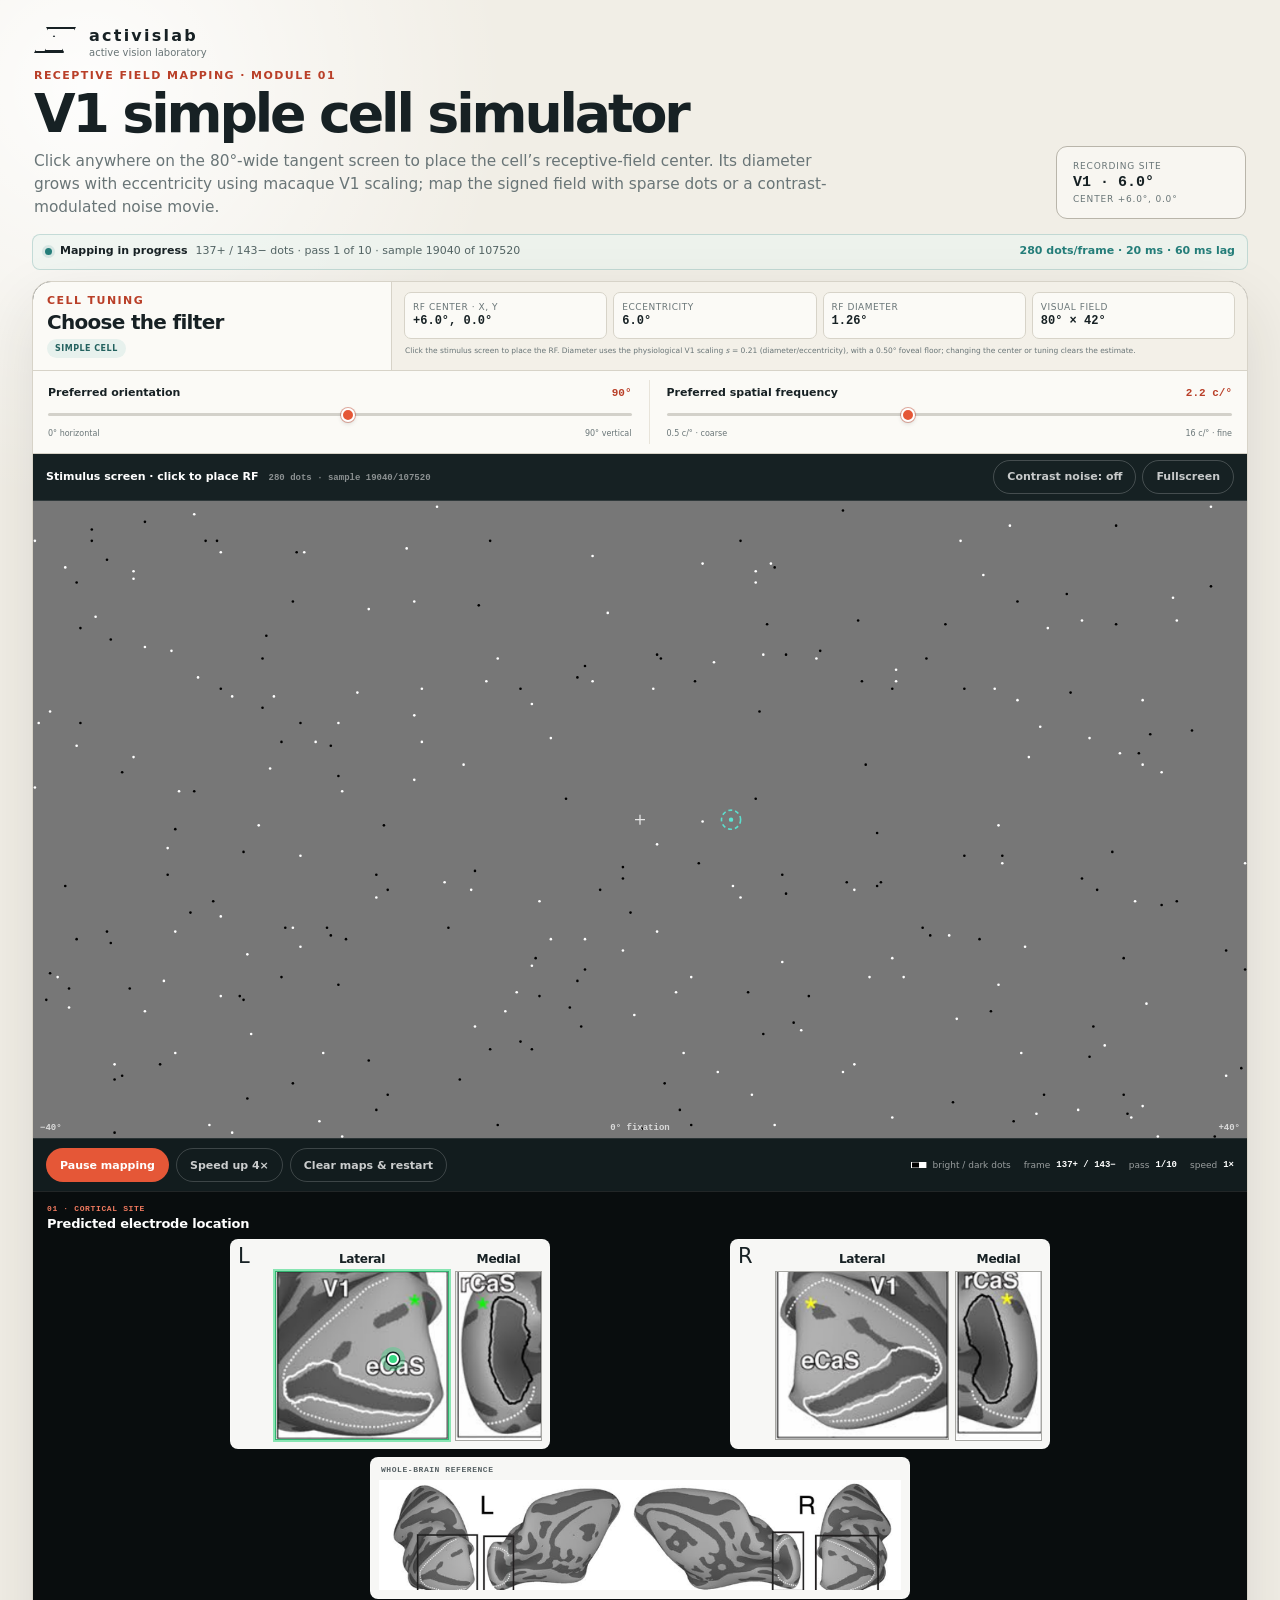
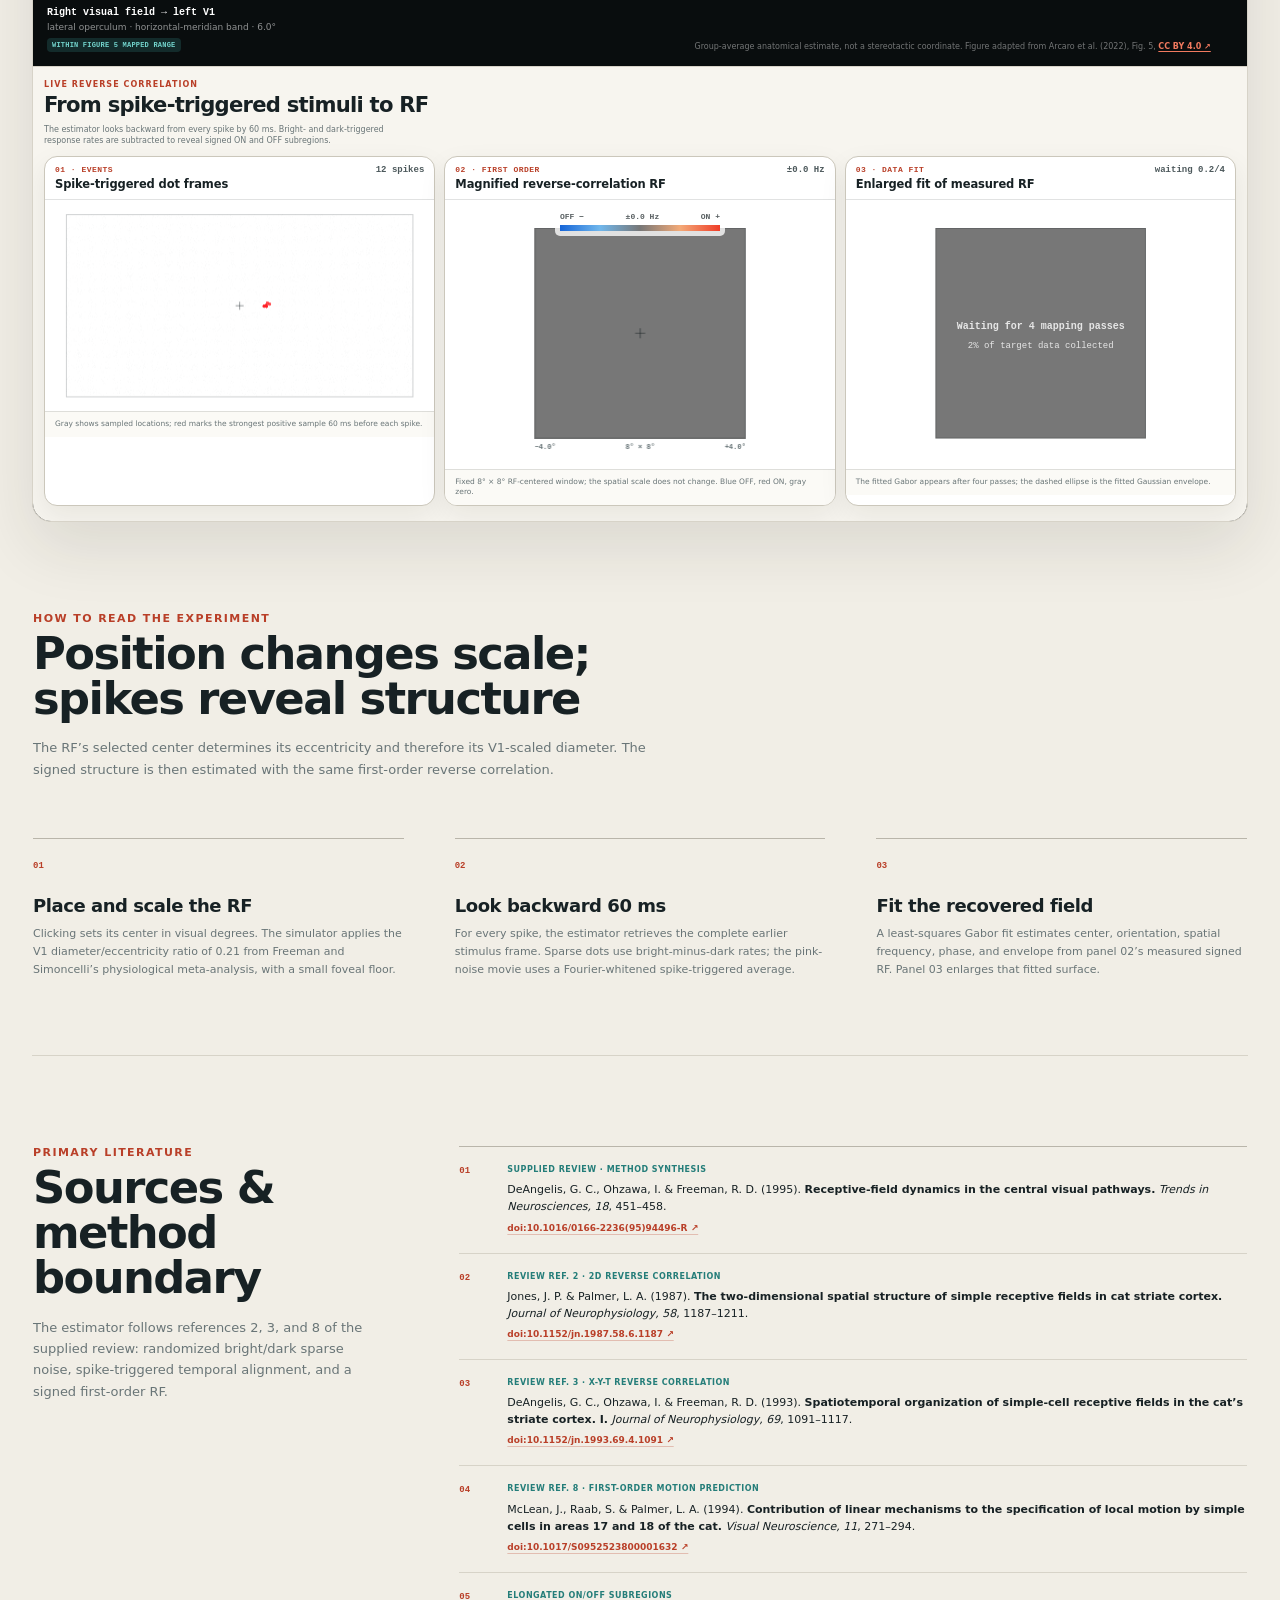
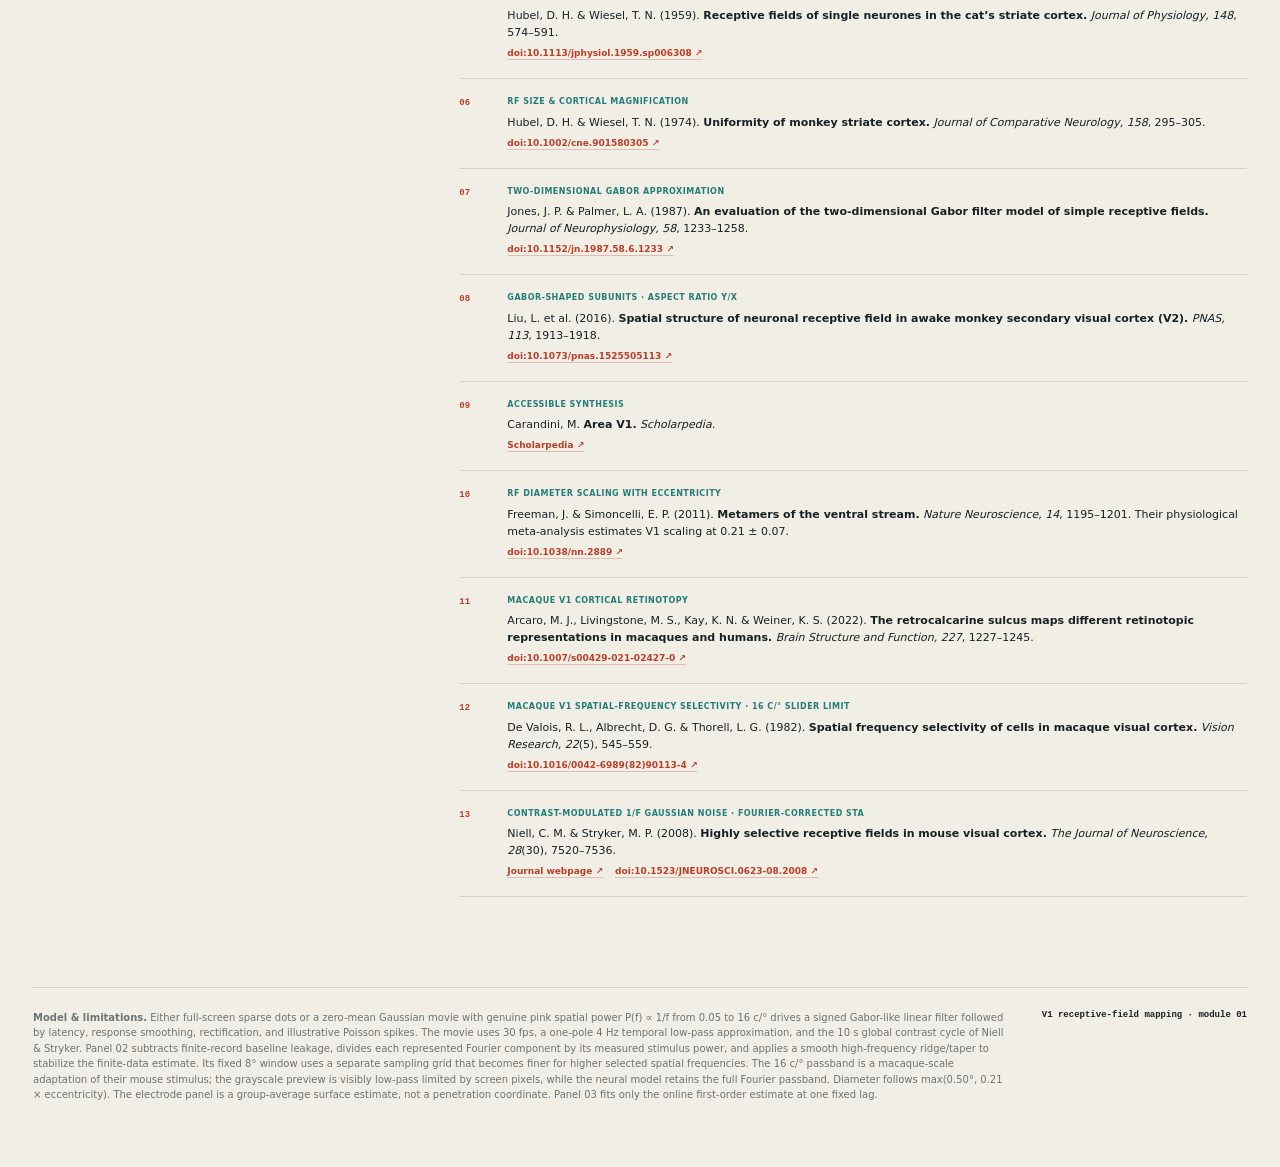
<file: demos-teaching/v1_receptive_field_mapping.html>
<!doctype html>
<html lang="en">
<head>
  <meta charset="utf-8">
  <meta name="viewport" content="width=device-width, initial-scale=1">
  <meta name="description" content="Place and estimate a magnification-scaled V1 simple-cell receptive field with full-field spike-triggered reverse correlation.">
  <title>V1 receptive field mapping demo — activislab</title>
  <style>
    :root {
      --ink: #172124; --muted: #697577; --paper: #f1eee6; --panel: #fbfaf6;
      --line: #d7d3c8; --line-dark: #b9b5aa; --accent: #e55737;
      --accent-dark: #b93f28; --teal: #247d79; --night: #070a0b;
      --night-soft: #111719; --shadow: 0 24px 65px rgba(39,34,25,.11);
      --sans: Inter, ui-sans-serif, system-ui, -apple-system, BlinkMacSystemFont, "Segoe UI", sans-serif;
      --mono: "SFMono-Regular", Consolas, "Liberation Mono", Menlo, monospace;
    }
    * { box-sizing: border-box; }
    html { min-width: 320px; scroll-behavior: smooth; }
    body { min-height: 100%; margin: 0; overflow-x: hidden; background: radial-gradient(circle at 7% 2%, rgba(255,255,255,.9), transparent 26rem), var(--paper); color: var(--ink); font-family: var(--sans); }
    button, input { font: inherit; accent-color: var(--accent); }
    button { -webkit-tap-highlight-color: transparent; }
    button:focus-visible, input:focus-visible, a:focus-visible { outline: 3px solid rgba(36,125,121,.36); outline-offset: 3px; }
    a { color: inherit; }
    .sim-shell { min-height: 100vh; padding: 22px clamp(16px, 2.5vw, 40px) 64px; }
    .sim-header, .status-line, .sim-layout, .mapping-section, .science-section, .references-section, footer { width: min(1540px, 100%); margin-inline: auto; }
    .sim-header { display: flex; align-items: flex-end; justify-content: space-between; gap: 28px; padding: 5px 2px 15px; }
    .title-lockup { max-width: 900px; }
    .lab-brand { display: inline-flex; align-items: center; gap: 12px; margin: 0 0 10px; color: var(--ink); text-decoration: none; }
    .brand-mark { position: relative; display: block; width: 43px; height: 32px; }
    .brand-mark i { position: absolute; inset: 0 auto auto 0; width: 30px; height: 26px; border: 2px solid var(--ink); clip-path: polygon(50% 0, 100% 100%, 0 100%); }
    .brand-mark i:nth-child(2) { left: 12px; transform: rotate(180deg); }
    .brand-mark i:nth-child(3) { inset: 8px auto auto 10px; width: 20px; height: 17px; }
    .lab-brand-copy { display: grid; line-height: 1.05; }
    .lab-brand-copy strong { font-size: 16px; font-weight: 700; letter-spacing: .14em; }
    .lab-brand-copy small { margin-top: 3px; color: var(--muted); font-size: 10px; }
    .eyebrow { margin: 0 0 7px; color: var(--accent-dark); font-size: 11px; font-weight: 760; letter-spacing: .13em; line-height: 1.2; text-transform: uppercase; }
    h1, h2, p { overflow-wrap: anywhere; }
    h1 { max-width: 930px; margin: 0; font-size: clamp(38px, 4.2vw, 60px); font-weight: 565; letter-spacing: -.058em; line-height: .92; }
    h2 { margin: 0; font-size: 25px; font-weight: 610; letter-spacing: -.035em; line-height: 1; }
    .lede { max-width: 820px; margin: 11px 0 0; color: var(--muted); font-size: clamp(13px, 1.2vw, 16px); line-height: 1.5; }
    .header-readout { display: grid; flex: 0 0 auto; min-width: 190px; gap: 3px; padding: 14px 16px; border: 1px solid var(--line-dark); border-radius: 11px; background: rgba(255,255,255,.44); }
    .header-readout span, .header-readout small { color: var(--muted); font-size: 9px; text-transform: uppercase; letter-spacing: .09em; }
    .header-readout b { font-family: var(--mono); font-size: 15px; }
    .status-line { display: flex; align-items: center; gap: 8px; min-height: 36px; margin-bottom: 11px; padding: 7px 12px; border: 1px solid rgba(36,125,121,.22); border-radius: 8px; background: rgba(235,244,239,.64); color: #526363; font-size: 11px; line-height: 1.35; }
    .status-line b { color: var(--ink); }
    .status-dot { width: 7px; height: 7px; flex: 0 0 auto; border-radius: 50%; background: #909b99; }
    .status-dot.live { background: var(--teal); box-shadow: 0 0 0 3px rgba(36,125,121,.12); animation: pulse 1.4s ease-in-out infinite; }
    .status-note { margin-left: auto; color: var(--teal); font-weight: 720; white-space: nowrap; }
    @keyframes pulse { 50% { box-shadow: 0 0 0 7px rgba(36,125,121,0); } }
    .sim-layout { display: grid; grid-template-columns: minmax(0,1fr) clamp(430px,34vw,500px); grid-template-areas: "controls maps" "stage maps"; align-items: start; overflow: clip; border: 1px solid var(--line); border-radius: 19px; background: var(--night); box-shadow: var(--shadow); }
    .stage-column { grid-area: stage; min-width: 0; overflow: hidden; background: var(--night); color: #fff; }
    .stage-toolbar { min-height: 44px; display: flex; align-items: center; justify-content: space-between; gap: 16px; padding: 6px 13px; border-bottom: 1px solid rgba(255,255,255,.11); background: #162123; }
    .stage-label { display: flex; flex-wrap: wrap; align-items: baseline; gap: 7px 10px; }
    .stage-label span { font-size: 11px; font-weight: 720; }
    .stage-label b { color: rgba(255,255,255,.5); font: 550 9px var(--mono); }
    .stage-tools { display: flex; flex: 0 0 auto; align-items: center; gap: 6px; }
    .stage-action, .transport-button, .play-button { min-height: 34px; border-radius: 999px; cursor: pointer; padding: 6px 13px; font-size: 11px; font-weight: 690; }
    .stage-action { border: 1px solid rgba(255,255,255,.2); background: transparent; color: rgba(255,255,255,.76); }
    .stage-action:hover, .transport-button:hover { border-color: rgba(255,255,255,.42); color: #fff; }
    .stage-action[aria-pressed="true"] { border-color: var(--teal); background: var(--teal); color: #fff; }
    .stage { position: relative; width: 100%; aspect-ratio: 16 / 8.4; min-height: 0; overflow: hidden; background: #777; isolation: isolate; }
    .stage canvas { display: block; width: 100%; height: 100%; cursor: crosshair; touch-action: manipulation; }
    .stage-column:fullscreen { width: 100vw; height: 100vh; display: grid; grid-template-rows: auto minmax(0,1fr) auto; background: #000; }
    .stage-column:fullscreen .stage { width: 100%; height: 100%; aspect-ratio: auto; }
    .stage-column:fullscreen .cortical-site { display: none; }
    .transport { display: flex; flex-wrap: wrap; align-items: center; gap: 7px 14px; min-height: 52px; padding: 9px 13px; border-top: 1px solid rgba(255,255,255,.1); background: #121c1e; }
    .transport-actions { display: flex; flex-wrap: wrap; align-items: center; gap: 7px; }
    .play-button { border: 1px solid transparent; background: var(--accent); color: #fff; }
    .play-button:hover { background: var(--accent-dark); }
    .transport-button { border: 1px solid rgba(255,255,255,.18); background: transparent; color: rgba(255,255,255,.78); }
    .transport-button[aria-pressed="true"] { border-color: var(--teal); background: var(--teal); color: #fff; }
    .stimulus-key { display: flex; flex-wrap: wrap; align-items: center; gap: 8px 13px; margin-left: auto; color: rgba(255,255,255,.57); font-size: 9px; }
    .stimulus-key span { display: inline-flex; align-items: center; gap: 6px; }
    .stimulus-key i { width: 16px; height: 6px; border: 1px solid rgba(255,255,255,.45); background: linear-gradient(90deg,#000 0 50%,#fff 50%); }
    .stimulus-key em { font-style: normal; }
    .stimulus-key b { color: #fff; font-family: var(--mono); }
    .control-panel { grid-area: controls; display: grid; grid-template-columns: minmax(145px,.38fr) minmax(360px,1.12fr) minmax(300px,.94fr); align-items: stretch; background: var(--panel); border-bottom: 1px solid var(--line); }
    .control-heading { display: grid; align-content: center; gap: 7px; padding: 12px 14px; border-right: 1px solid var(--line); }
    .control-heading .eyebrow { margin-bottom: 5px; }
    .control-heading h2 { font-size: 20px; }
    .unit-badge { width: fit-content; border-radius: 99px; background: #e7f1ed; color: #23625f; padding: 5px 8px; font-size: 8px; font-weight: 760; text-transform: uppercase; letter-spacing: .06em; }
    .fixed-site { display: grid; grid-template-columns: repeat(4,minmax(0,1fr)); gap: 6px; padding: 10px 12px 9px; border-right: 1px solid var(--line); background: #f3f0e8; }
    .fixed-site div { display: grid; align-content: center; gap: 2px; min-width: 0; padding: 7px 8px; border: 1px solid var(--line); border-radius: 7px; background: var(--panel); }
    .fixed-site span { color: var(--muted); font-size: 9px; text-transform: uppercase; letter-spacing: .06em; }
    .fixed-site b { overflow: hidden; font: 700 12px var(--mono); text-overflow: ellipsis; white-space: nowrap; }
    .fixed-site p { grid-column: 1 / -1; margin: 1px 1px 0; color: var(--muted); font-size: 7.5px; line-height: 1.35; }
    .tuning-controls { display: grid; grid-template-columns: repeat(2,minmax(0,1fr)); align-items: center; gap: 17px; padding: 9px 15px; }
    .range-control { display: block; min-width: 0; padding: 6px 0; border-bottom: 0; cursor: ew-resize; }
    .range-control + .range-control { padding-left: 17px; border-left: 1px solid #e8e4da; }
    .range-control:last-child { border-bottom: 0; }
    .range-control > span { display: flex; align-items: baseline; justify-content: space-between; gap: 14px; }
    .range-control b { font-size: 11px; font-weight: 690; }
    .range-control output { color: var(--accent-dark); font: 700 11px var(--mono); }
    .range-control input { width: 100%; height: 20px; margin: 6px 0 1px; cursor: ew-resize; appearance: none; background: transparent; }
    .range-control input::-webkit-slider-runnable-track { height: 3px; border-radius: 99px; background: #d3d1ca; }
    .range-control input::-webkit-slider-thumb { width: 14px; height: 14px; margin-top: -5.5px; appearance: none; border: 2px solid #fff; border-radius: 50%; background: var(--accent); box-shadow: 0 0 0 1px rgba(185,63,40,.42), 0 2px 4px rgba(0,0,0,.13); }
    .range-control input::-moz-range-track { height: 3px; border-radius: 99px; background: #d3d1ca; }
    .range-control input::-moz-range-thumb { width: 11px; height: 11px; border: 2px solid #fff; border-radius: 50%; background: var(--accent); }
    .range-control small { display: flex; justify-content: space-between; color: var(--muted); font-size: 8px; }
    .range-control small i { font-style: normal; }
    .cortical-site { padding: 12px 14px 14px; border-top: 1px solid rgba(255,255,255,.1); background: #090d0e; }
    .retinotopy-heading { display: flex; align-items: baseline; justify-content: space-between; gap: 12px; margin-bottom: 8px; }
    .retinotopy-heading div { display: grid; gap: 3px; }
    .retinotopy-heading span { color: #f17a5f; font: 650 8px var(--mono); letter-spacing: .08em; text-transform: uppercase; }
    .retinotopy-heading h3 { margin: 0; color: #fff; font-size: 13px; font-weight: 690; letter-spacing: -.015em; }
    .retinotopy-heading output { flex: 0 0 auto; color: #58c6bf; font: 700 9px var(--mono); }
    .retinotopy-figure { display: grid; gap: 8px; }
    .cortex-pairs { display: grid; grid-template-columns: repeat(2,minmax(0,320px)); justify-content: space-between; gap: clamp(24px,5vw,72px); width: min(90%,820px); margin-inline: auto; }
    .hemisphere-card { min-width: 0; padding: 7px; border: 1px solid rgba(255,255,255,.17); border-radius: 8px; background: #f7f7f5; color: var(--ink); }
    .hemisphere-heading { display: grid; grid-template-columns: 31px minmax(0,2fr) minmax(0,1fr); align-items: end; gap: 6px; margin-bottom: 5px; }
    .hemisphere-heading b { font-size: 21px; font-weight: 540; line-height: .88; }
    .hemisphere-heading span { text-align: center; font-size: clamp(10px,.95vw,13px); font-weight: 560; letter-spacing: -.025em; }
    .surface-grid { display: grid; grid-template-columns: minmax(0,2fr) minmax(0,1fr); gap: 6px; padding-left: 37px; }
    .cortex-view { --site-color: #39d984; position: relative; overflow: hidden; border: 1px solid #a7a7a3; background: #d7d7d4; isolation: isolate; transition: border-color .2s ease, box-shadow .2s ease, opacity .2s ease; }
    .cortex-view.lateral { aspect-ratio: 214 / 208; }
    .cortex-view.medial { aspect-ratio: 106 / 208; }
    .cortex-view img { position: absolute; display: block; max-width: none; height: auto; user-select: none; pointer-events: none; }
    .cortex-view.lateral img { left: -43.925%; width: 207.477%; }
    .cortex-view.medial img { left: -305.66%; width: 418.868%; }
    .cortex-view.left img { top: -70.192%; }
    .cortex-view.right img { top: -189.423%; }
    .cortex-view.active { z-index: 1; border-color: color-mix(in srgb, var(--site-color), #172124 20%); box-shadow: 0 0 0 2px color-mix(in srgb, var(--site-color), transparent 42%); }
    .electrode-marker { position: absolute; z-index: 2; left: var(--marker-x); top: var(--marker-y); width: 12px; height: 12px; border: 2px solid #fff; border-radius: 50%; background: var(--marker-color); box-shadow: 0 0 0 1.5px #172124, 0 0 0 6px color-mix(in srgb, var(--marker-color), transparent 64%); transform: translate(-50%,-50%); pointer-events: none; transition: left .22s ease, top .22s ease; }
    .electrode-marker.secondary { opacity: .82; }
    .electrode-marker[hidden] { display: none; }
    .whole-brain-card { width: min(60%,540px); margin-inline: auto; padding: 7px 8px 8px; border: 1px solid rgba(255,255,255,.17); border-radius: 8px; background: #f7f7f5; }
    .whole-brain-card > span { display: block; margin: 0 0 6px 2px; color: #586265; font: 650 8px var(--mono); letter-spacing: .07em; text-transform: uppercase; }
    .whole-brain-frame { position: relative; overflow: hidden; width: 100%; aspect-ratio: 846 / 178; background: #fff; }
    .whole-brain-frame img { position: absolute; inset: 0 auto auto 0; display: block; width: 100%; height: auto; transform: translateY(-7.48%); }
    .retinotopy-footer { display: grid; grid-template-columns: minmax(0,1fr) minmax(220px,.85fr); gap: 14px; align-items: end; padding-top: 8px; }
    .retinotopy-readout { display: grid; gap: 3px; }
    .retinotopy-readout b { color: #fff; font: 700 10px var(--mono); }
    .retinotopy-readout span { color: rgba(255,255,255,.55); font-size: 9px; line-height: 1.35; }
    .retinotopy-readout small { width: fit-content; margin-top: 2px; padding: 3px 5px; border-radius: 4px; background: rgba(63,166,158,.2); color: #73d4cd; font: 650 7px var(--mono); letter-spacing: .03em; text-transform: uppercase; }
    .retinotopy-readout small.extrapolated { background: rgba(229,87,55,.18); color: #f17a5f; }
    .retinotopy-note { margin: 0; color: rgba(255,255,255,.43); font-size: 8px; line-height: 1.45; }
    .retinotopy-note a { color: #f17a5f; font-weight: 680; text-underline-offset: 2px; }
    .mapping-section { grid-area: maps; min-width: 0; width: 100%; align-self: stretch; padding: 13px 11px 15px; border-left: 1px solid var(--line); background: #f7f5ef; color: var(--ink); }
    .mapping-heading { display: block; margin-bottom: 10px; }
    .mapping-heading .eyebrow { margin-bottom: 4px; color: var(--accent-dark); font-size: 8px; }
    .mapping-heading h2 { color: var(--ink); font-size: clamp(19px,1.65vw,24px); line-height: 1.08; }
    .mapping-heading > p { max-width: 340px; margin: 7px 0 0; color: var(--muted); font-size: 8px; line-height: 1.4; text-align: left; }
    .mapping-grid { display: grid; grid-template-columns: 1fr; gap: 9px; }
    .map-panel { min-width: 0; overflow: hidden; border: 1px solid #cbc7bb; border-radius: 13px; background: #fff; color: var(--ink); box-shadow: 0 10px 28px rgba(31,27,20,.07); }
    .map-panel.fit-panel { border-color: #cbc7bb; background: #fff; color: var(--ink); }
    .map-panel header { display: flex; align-items: baseline; justify-content: space-between; gap: 9px; min-height: 43px; padding: 8px 10px 7px; border-bottom: 1px solid rgba(23,33,36,.13); }
    .map-panel.fit-panel header { border-color: rgba(23,33,36,.13); }
    .panel-title { display: grid; gap: 3px; }
    .panel-title span { color: var(--accent-dark); font: 650 8px var(--mono); letter-spacing: .06em; }
    .fit-panel .panel-title span { color: var(--accent-dark); }
    .panel-title h3 { margin: 0; font-size: 11.5px; font-weight: 650; letter-spacing: -.01em; }
    .map-panel output { flex: 0 0 auto; color: #4d595c; font: 650 9px var(--mono); }
    .fit-panel output { color: #4d595c; }
    .map-canvas-wrap { position: relative; width: 100%; aspect-ratio: 1.85 / 1; }
    .fit-panel .map-canvas-wrap, .rf-map-panel .map-canvas-wrap { aspect-ratio: 1.4 / 1; }
    .map-canvas-wrap canvas { display: block; width: 100%; height: 100%; }
    .panel-caption { display: -webkit-box; min-height: 0; margin: 0; overflow: hidden; padding: 7px 10px 8px; border-top: 1px solid rgba(23,33,36,.13); background: #fbfaf6; color: var(--muted); font-size: 7.5px; line-height: 1.35; -webkit-box-orient: vertical; -webkit-line-clamp: 2; }
    .fit-panel .panel-caption { border-color: rgba(23,33,36,.13); color: var(--muted); }
    .heat-scale { position: absolute; z-index: 2; top: 8px; left: 50%; width: min(170px,52%); padding: 4px 5px 5px; border-radius: 5px; background: rgba(255,255,255,.78); pointer-events: none; transform: translateX(-50%); }
    .heat-scale > span { display: flex; justify-content: space-between; margin-bottom: 4px; color: rgba(23,33,36,.72); font: 650 8px var(--mono); }
    .heat-scale i { display: block; height: 6px; background: linear-gradient(90deg,#1665d8,#70b7ec 25%,#777 50%,#f3aa78 75%,#ef3d28); }
    .sr-only { position: absolute; width: 1px; height: 1px; padding: 0; margin: -1px; overflow: hidden; clip: rect(0,0,0,0); white-space: nowrap; border: 0; }
    .science-section { padding: clamp(62px,7vw,98px) 1px clamp(58px,6vw,86px); border-bottom: 1px solid var(--line); }
    .section-intro { max-width: 660px; }
    .section-intro h2 { font-size: clamp(29px,3.5vw,45px); line-height: 1; }
    .section-intro > p:last-child { margin: 16px 0 0; color: var(--muted); font-size: 13px; line-height: 1.65; }
    .science-grid { display: grid; grid-template-columns: repeat(3,minmax(0,1fr)); gap: clamp(20px,4vw,62px); margin-top: clamp(32px,5vw,58px); }
    .science-grid article { padding-top: 14px; border-top: 1px solid var(--line-dark); }
    .science-grid article > span { display: inline-block; margin-bottom: 24px; color: var(--accent-dark); font: 650 9px var(--mono); }
    .science-grid h3 { margin: 0; font-size: 18px; font-weight: 650; letter-spacing: -.025em; }
    .science-grid p { margin: 9px 0 0; color: var(--muted); font-size: 11px; line-height: 1.62; }
    .references-section { display: grid; grid-template-columns: minmax(250px,.62fr) minmax(0,1.45fr); gap: clamp(35px,7vw,105px); padding: clamp(60px,7vw,100px) 1px; }
    .reference-list { margin: 0; padding: 0; list-style: none; border-top: 1px solid var(--line-dark); }
    .reference-list li { display: grid; grid-template-columns: 38px minmax(0,1fr); gap: 10px; padding: 17px 0 18px; border-bottom: 1px solid var(--line); }
    .reference-list li > span { padding-top: 2px; color: var(--accent-dark); font: 650 9px var(--mono); }
    .reference-list p { margin: 0; color: var(--ink); font-size: 11px; line-height: 1.55; }
    .reference-list .phenomenon { margin-bottom: 5px; color: var(--teal); font-size: 8px; font-weight: 760; letter-spacing: .06em; text-transform: uppercase; }
    .reference-list a { display: inline-block; margin: 5px 12px 0 0; color: var(--accent-dark); font-size: 9px; font-weight: 670; text-decoration: underline; text-decoration-color: rgba(185,63,40,.28); text-underline-offset: 3px; }
    footer { display: flex; justify-content: space-between; gap: 38px; padding: 22px 1px 0; border-top: 1px solid var(--line); color: var(--muted); }
    footer p { max-width: 980px; margin: 0; font-size: 10px; line-height: 1.55; }
    footer p:last-child { flex: 0 0 auto; color: var(--ink); font: 650 9px var(--mono); }
    @media (min-width: 1321px) and (max-height: 950px) { .sim-shell { padding-top: 14px; } .sim-header { padding-bottom: 10px; } .lab-brand { margin-bottom: 6px; } h1 { font-size: clamp(38px,3.6vw,52px); } .lede { margin-top: 8px; font-size: 12.5px; line-height: 1.4; } .status-line { min-height: 32px; margin-bottom: 8px; } .mapping-section { padding: 9px; } .mapping-heading { margin-bottom: 8px; } .mapping-heading h2 { font-size: 20px; } .mapping-heading > p { display: none; } .mapping-grid { gap: 7px; } .map-panel header { min-height: 39px; padding: 6px 8px; } .map-canvas-wrap { aspect-ratio: 2 / 1; } .fit-panel .map-canvas-wrap, .rf-map-panel .map-canvas-wrap { aspect-ratio: 1.55 / 1; } .panel-caption { padding: 5px 8px 6px; font-size: 7px; } }
    @media (max-width: 1320px) { .sim-layout { grid-template-columns: 1fr; grid-template-areas: "controls" "stage" "maps"; } .control-panel { grid-template-columns: minmax(190px,.42fr) minmax(0,1fr); } .fixed-site { border-right: 0; } .tuning-controls { grid-column: 1 / -1; border-top: 1px solid var(--line); } .mapping-section { border-top: 1px solid var(--line); border-left: 0; } .mapping-grid { grid-template-columns: repeat(3,minmax(0,1fr)); } .fit-panel .map-canvas-wrap, .rf-map-panel .map-canvas-wrap { aspect-ratio: 1.45 / 1; } }
    @media (max-width: 900px) { .sim-header { align-items: flex-start; } .header-readout { display: none; } .stage { min-height: 360px; } .references-section { grid-template-columns: 1fr; } .science-grid { gap: 24px; } }
    @media (max-width: 700px) { .control-panel { grid-template-columns: 1fr; } .control-heading { border-right: 0; border-bottom: 1px solid var(--line); } .fixed-site { grid-template-columns: repeat(2,minmax(0,1fr)); } .tuning-controls { grid-template-columns: 1fr; } .range-control + .range-control { padding-left: 0; border-top: 1px solid #e8e4da; border-left: 0; } .mapping-grid { grid-template-columns: 1fr; } .cortex-pairs { width: 100%; grid-template-columns: 1fr; } .whole-brain-card { width: 100%; } .retinotopy-footer { grid-template-columns: 1fr; } }
    @media (max-width: 620px) { .sim-shell { padding: 20px 12px 50px; } .sim-header { padding-bottom: 17px; } h1 { font-size: 42px; } .status-line { align-items: flex-start; flex-wrap: wrap; } .status-note { width: 100%; margin-left: 15px; } .stage-toolbar { align-items: flex-start; } .stage-label b { width: 100%; } .stage { aspect-ratio: 1.1; min-height: 330px; } .stimulus-key { width: 100%; margin-left: 0; } .hemisphere-heading span { font-size: 14px; } .mapping-heading > p { margin-top: 9px; } .science-grid { grid-template-columns: 1fr; } .science-grid article > span { margin-bottom: 10px; } .references-section { gap: 30px; } footer { flex-direction: column; gap: 14px; } }
    @media (prefers-reduced-motion: reduce) { .status-dot.live { animation: none; } }
  
    /* hide dynamic hemisphere label beside the cortical-site heading */
    #electrode-hemisphere {
      display: none;
    }
</style>
</head>
<body>
  <main class="sim-shell">
    <header class="sim-header">
      <div class="title-lockup">
        <a class="lab-brand" href="https://activislab.com/" target="_blank" rel="noreferrer"><span class="brand-mark" aria-hidden="true"><i></i><i></i><i></i></span><span class="lab-brand-copy"><strong>activislab</strong><small>active vision laboratory</small></span></a>
        <p class="eyebrow">Receptive field mapping · module 01</p>
        <h1>V1 simple cell simulator</h1>
        <p class="lede">Click anywhere on the 80°-wide tangent screen to place the cell’s receptive-field center. Its diameter grows with eccentricity using macaque V1 scaling; map the signed field with sparse dots or a contrast-modulated noise movie.</p>
      </div>
      <div class="header-readout"><span>Recording site</span><b id="recording-site">V1 · 6.0°</b><small id="recording-location">center +6.0°, 0.0°</small></div>
    </header>
    <section class="status-line"><span class="status-dot live" id="status-dot" aria-hidden="true"></span><b id="status-title">Mapping in progress</b><span id="status-detail">Preparing balanced full-screen dot sequence</span><span class="status-note" id="status-note">280 dots/frame · 20 ms · 60 ms lag</span><span class="sr-only" id="sweep-announcement" aria-live="polite"></span></section>
    <div class="sim-layout">
      <aside class="control-panel" aria-label="Cell tuning controls">
        <div class="control-heading"><div><p class="eyebrow">Cell tuning</p><h2>Choose the filter</h2></div><span class="unit-badge">simple cell</span></div>
        <section class="fixed-site"><div><span>RF center · x, y</span><b id="center-output">+6.0°, 0.0°</b></div><div><span>Eccentricity</span><b id="eccentricity-output">6.0°</b></div><div><span>RF diameter</span><b id="diameter-output">1.26°</b></div><div><span>Visual field</span><b id="field-output">80° × 42°</b></div><p>Click the stimulus screen to place the RF. Diameter uses the physiological V1 scaling <i>s</i> = 0.21 (diameter/eccentricity), with a 0.50° foveal floor; changing the center or tuning clears the estimate.</p></section>
        <section class="tuning-controls">
          <label class="range-control" for="orientation"><span><b>Preferred orientation</b><output id="orientation-output">90°</output></span><input id="orientation" type="range" min="0" max="175" step="5" value="90" aria-valuetext="90 degrees; zero is horizontal and ninety is vertical"><small><i>0° horizontal</i><i>90° vertical</i></small></label>
          <label class="range-control" for="frequency"><span><b>Preferred spatial frequency</b><output id="frequency-output">2.2 c/°</output></span><input id="frequency" type="range" min="-1" max="4" step="0.125" value="1.125" aria-valuetext="2.2 cycles per degree"><small><i>0.5 c/° · coarse</i><i>16 c/° · fine</i></small></label>
        </section>
      </aside>
      <section class="stage-column" id="stage-column" aria-label="Interactive receptive field mapping simulation">
        <div class="stage-toolbar"><div class="stage-label"><span id="stage-mode-label">Stimulus screen · click to place RF</span><b id="probe-readout">80° × 42° full-screen dot frames</b></div><div class="stage-tools"><button type="button" class="stage-action" id="stimulus-mode" aria-label="Toggle contrast-modulated noise movie" aria-pressed="false">Contrast noise: off</button><button type="button" class="stage-action" id="fullscreen" aria-expanded="false">Fullscreen</button></div></div>
        <div class="stage" id="stage"><canvas id="stimulus" tabindex="0" aria-label="Click or use the arrow keys to position the receptive-field center while a mapping stimulus fills the gray tangent screen" aria-describedby="canvas-description" aria-keyshortcuts="ArrowLeft ArrowRight ArrowUp ArrowDown"></canvas><p id="canvas-description" class="sr-only">The display spans 80 degrees of visual angle horizontally, from minus 40 to plus 40 degrees, and 42 degrees vertically. Choose balanced bright and dark dots or a contrast-modulated Gaussian noise movie. Click to move the receptive-field center; arrow keys move it by half a degree and Shift plus an arrow moves it by one tenth of a degree. A central cross is the fixation target and a turquoise circle marks the selected receptive field.</p></div>
        <div class="transport"><div class="transport-actions"><button type="button" class="play-button" id="play">Pause mapping</button><button type="button" class="transport-button" id="speed" aria-pressed="false">Speed up 4×</button><button type="button" class="transport-button" id="restart">Clear maps &amp; restart</button></div><div class="stimulus-key"><span><i aria-hidden="true"></i><em id="stimulus-key-label">bright / dark dots</em></span><span>frame <b id="angle-output">—</b></span><span>pass <b id="set-output">0/10</b></span><span>speed <b id="speed-output">1×</b></span></div></div>
        <section class="cortical-site" aria-labelledby="electrode-heading">
          <header class="retinotopy-heading"><div><span>01 · cortical site</span><h3 id="electrode-heading">Predicted electrode location</h3></div><output id="electrode-hemisphere">Left V1</output></header>
          <div class="retinotopy-figure" id="retinotopy-figure" role="group" aria-label="Macaque group-average V1 surface views from Figure 5 with a marker showing the estimated electrode location">
            <div class="cortex-pairs">
              <article class="hemisphere-card" aria-label="Left V1 surface views">
                <header class="hemisphere-heading"><b>L</b><span>Lateral</span><span>Medial</span></header>
                <div class="surface-grid">
                  <div class="cortex-view lateral left" id="cortex-left-lateral" data-hemisphere="left" data-surface="lateral"><img src="assets/figure-5-macaque-group-maps.png" alt=""><span class="electrode-marker" aria-hidden="true" hidden></span></div>
                  <div class="cortex-view medial left" id="cortex-left-medial" data-hemisphere="left" data-surface="medial"><img src="assets/figure-5-macaque-group-maps.png" alt=""><span class="electrode-marker" aria-hidden="true" hidden></span></div>
                </div>
              </article>
              <article class="hemisphere-card" aria-label="Right V1 surface views">
                <header class="hemisphere-heading"><b>R</b><span>Lateral</span><span>Medial</span></header>
                <div class="surface-grid">
                  <div class="cortex-view lateral right" id="cortex-right-lateral" data-hemisphere="right" data-surface="lateral"><img src="assets/figure-5-macaque-group-maps.png" alt=""><span class="electrode-marker" aria-hidden="true" hidden></span></div>
                  <div class="cortex-view medial right" id="cortex-right-medial" data-hemisphere="right" data-surface="medial"><img src="assets/figure-5-macaque-group-maps.png" alt=""><span class="electrode-marker" aria-hidden="true" hidden></span></div>
                </div>
              </article>
            </div>
            <div class="whole-brain-card"><span>Whole-brain reference</span><div class="whole-brain-frame"><img src="assets/figure-5-macaque-whole-brains.png" alt="Group-average macaque left and right hemispheres with the V1 surface regions boxed"></div></div>
          </div>
          <div class="retinotopy-footer">
            <div class="retinotopy-readout"><b id="electrode-route">Right visual field → left V1</b><span id="electrode-detail">Lateral operculum · horizontal-meridian band · 6.0°</span><small id="electrode-confidence">Within Figure 5 range</small></div>
            <p class="retinotopy-note">Group-average anatomical estimate, not a stereotactic coordinate. Figure adapted from Arcaro et al. (2022), Fig. 5, <a href="https://doi.org/10.1007/s00429-021-02427-0" target="_blank" rel="noreferrer">CC BY 4.0 ↗</a></p>
          </div>
        </section>
      </section>
      <section class="mapping-section" aria-labelledby="mapping-heading">
        <div class="mapping-heading"><div><p class="eyebrow">Live reverse correlation</p><h2 id="mapping-heading">From spike-triggered stimuli to RF</h2></div><p id="mapping-method-copy">The estimator looks backward from every spike by 60 ms. Bright- and dark-triggered response rates are subtracted to reveal signed ON and OFF subregions.</p></div>
        <div class="mapping-grid">
          <article class="map-panel"><header><div class="panel-title"><span>01 · EVENTS</span><h3 id="events-title">Spike-triggered dot frames</h3></div><output id="spike-count">0 spikes</output></header><div class="map-canvas-wrap"><canvas id="spike-map" aria-label="Full-screen mapping stimulus with red marks for the strongest excitatory location in spike-triggered frames"></canvas></div><p class="panel-caption" id="events-caption">Gray shows sampled locations; red marks the strongest positive sample 60 ms before each spike.</p></article>
          <article class="map-panel rf-map-panel"><header><div class="panel-title"><span>02 · FIRST ORDER</span><h3>Magnified reverse-correlation RF</h3></div><output id="peak-rate">±0 Hz</output></header><div class="map-canvas-wrap"><canvas id="rate-map" aria-label="Signed first-order receptive-field estimate in a fixed eight by eight degree window centered on the selected receptive field"></canvas><div class="heat-scale" aria-hidden="true"><span><b>OFF −</b><b id="heat-peak">±0 Hz</b><b>ON +</b></span><i></i></div></div><p class="panel-caption" id="rf-caption">Fixed 8° × 8° RF-centered window; the spatial scale does not change. Blue OFF, red ON, gray zero.</p></article>
          <article class="map-panel fit-panel"><header><div class="panel-title"><span>03 · DATA FIT</span><h3>Enlarged fit of measured RF</h3></div><output id="fit-quality">collecting…</output></header><div class="map-canvas-wrap"><canvas id="data-fit" aria-label="Enlarged Gabor fit computed from the reverse-correlation measurements in panel two"></canvas></div><p class="panel-caption">The fitted Gabor appears after four passes; the dashed ellipse is the fitted Gaussian envelope.</p></article>
        </div>
      </section>
    </div>
    <section class="science-section" aria-labelledby="how-heading"><div class="section-intro"><p class="eyebrow">How to read the experiment</p><h2 id="how-heading">Position changes scale; spikes reveal structure</h2><p>The RF’s selected center determines its eccentricity and therefore its V1-scaled diameter. The signed structure is then estimated with the same first-order reverse correlation.</p></div><div class="science-grid"><article><span>01</span><h3>Place and scale the RF</h3><p>Clicking sets its center in visual degrees. The simulator applies the V1 diameter/eccentricity ratio of 0.21 from Freeman and Simoncelli’s physiological meta-analysis, with a small foveal floor.</p></article><article><span>02</span><h3>Look backward 60 ms</h3><p>For every spike, the estimator retrieves the complete earlier stimulus frame. Sparse dots use bright-minus-dark rates; the pink-noise movie uses a Fourier-whitened spike-triggered average.</p></article><article><span>03</span><h3>Fit the recovered field</h3><p>A least-squares Gabor fit estimates center, orientation, spatial frequency, phase, and envelope from panel 02’s measured signed RF. Panel 03 enlarges that fitted surface.</p></article></div></section>
    <section class="references-section" aria-labelledby="references-heading"><div class="section-intro"><p class="eyebrow">Primary literature</p><h2 id="references-heading">Sources &amp; method boundary</h2><p>The estimator follows references 2, 3, and 8 of the supplied review: randomized bright/dark sparse noise, spike-triggered temporal alignment, and a signed first-order RF.</p></div><ol class="reference-list">
      <li><span>01</span><div><p class="phenomenon">Supplied review · method synthesis</p><p>DeAngelis, G. C., Ohzawa, I. &amp; Freeman, R. D. (1995). <b>Receptive-field dynamics in the central visual pathways.</b> <i>Trends in Neurosciences, 18</i>, 451–458.</p><a href="https://doi.org/10.1016/0166-2236(95)94496-R" target="_blank" rel="noreferrer">doi:10.1016/0166-2236(95)94496-R ↗</a></div></li>
      <li><span>02</span><div><p class="phenomenon">Review ref. 2 · 2D reverse correlation</p><p>Jones, J. P. &amp; Palmer, L. A. (1987). <b>The two-dimensional spatial structure of simple receptive fields in cat striate cortex.</b> <i>Journal of Neurophysiology, 58</i>, 1187–1211.</p><a href="https://doi.org/10.1152/jn.1987.58.6.1187" target="_blank" rel="noreferrer">doi:10.1152/jn.1987.58.6.1187 ↗</a></div></li>
      <li><span>03</span><div><p class="phenomenon">Review ref. 3 · x-y-t reverse correlation</p><p>DeAngelis, G. C., Ohzawa, I. &amp; Freeman, R. D. (1993). <b>Spatiotemporal organization of simple-cell receptive fields in the cat’s striate cortex. I.</b> <i>Journal of Neurophysiology, 69</i>, 1091–1117.</p><a href="https://doi.org/10.1152/jn.1993.69.4.1091" target="_blank" rel="noreferrer">doi:10.1152/jn.1993.69.4.1091 ↗</a></div></li>
      <li><span>04</span><div><p class="phenomenon">Review ref. 8 · first-order motion prediction</p><p>McLean, J., Raab, S. &amp; Palmer, L. A. (1994). <b>Contribution of linear mechanisms to the specification of local motion by simple cells in areas 17 and 18 of the cat.</b> <i>Visual Neuroscience, 11</i>, 271–294.</p><a href="https://doi.org/10.1017/S0952523800001632" target="_blank" rel="noreferrer">doi:10.1017/S0952523800001632 ↗</a></div></li>
      <li><span>05</span><div><p class="phenomenon">Elongated ON/OFF subregions</p><p>Hubel, D. H. &amp; Wiesel, T. N. (1959). <b>Receptive fields of single neurones in the cat’s striate cortex.</b> <i>Journal of Physiology, 148</i>, 574–591.</p><a href="https://doi.org/10.1113/jphysiol.1959.sp006308" target="_blank" rel="noreferrer">doi:10.1113/jphysiol.1959.sp006308 ↗</a></div></li>
      <li><span>06</span><div><p class="phenomenon">RF size &amp; cortical magnification</p><p>Hubel, D. H. &amp; Wiesel, T. N. (1974). <b>Uniformity of monkey striate cortex.</b> <i>Journal of Comparative Neurology, 158</i>, 295–305.</p><a href="https://doi.org/10.1002/cne.901580305" target="_blank" rel="noreferrer">doi:10.1002/cne.901580305 ↗</a></div></li>
      <li><span>07</span><div><p class="phenomenon">Two-dimensional Gabor approximation</p><p>Jones, J. P. &amp; Palmer, L. A. (1987). <b>An evaluation of the two-dimensional Gabor filter model of simple receptive fields.</b> <i>Journal of Neurophysiology, 58</i>, 1233–1258.</p><a href="https://doi.org/10.1152/jn.1987.58.6.1233" target="_blank" rel="noreferrer">doi:10.1152/jn.1987.58.6.1233 ↗</a></div></li>
      <li><span>08</span><div><p class="phenomenon">Gabor-shaped subunits · aspect ratio Y/X</p><p>Liu, L. et al. (2016). <b>Spatial structure of neuronal receptive field in awake monkey secondary visual cortex (V2).</b> <i>PNAS, 113</i>, 1913–1918.</p><a href="https://doi.org/10.1073/pnas.1525505113" target="_blank" rel="noreferrer">doi:10.1073/pnas.1525505113 ↗</a></div></li>
      <li><span>09</span><div><p class="phenomenon">Accessible synthesis</p><p>Carandini, M. <b>Area V1.</b> <i>Scholarpedia.</i></p><a href="http://www.scholarpedia.org/article/Area_V1" target="_blank" rel="noreferrer">Scholarpedia ↗</a></div></li>
      <li><span>10</span><div><p class="phenomenon">RF diameter scaling with eccentricity</p><p>Freeman, J. &amp; Simoncelli, E. P. (2011). <b>Metamers of the ventral stream.</b> <i>Nature Neuroscience, 14</i>, 1195–1201. Their physiological meta-analysis estimates V1 scaling at 0.21 ± 0.07.</p><a href="https://doi.org/10.1038/nn.2889" target="_blank" rel="noreferrer">doi:10.1038/nn.2889 ↗</a></div></li>
      <li><span>11</span><div><p class="phenomenon">Macaque V1 cortical retinotopy</p><p>Arcaro, M. J., Livingstone, M. S., Kay, K. N. &amp; Weiner, K. S. (2022). <b>The retrocalcarine sulcus maps different retinotopic representations in macaques and humans.</b> <i>Brain Structure and Function, 227</i>, 1227–1245.</p><a href="https://doi.org/10.1007/s00429-021-02427-0" target="_blank" rel="noreferrer">doi:10.1007/s00429-021-02427-0 ↗</a></div></li>
      <li><span>12</span><div><p class="phenomenon">Macaque V1 spatial-frequency selectivity · 16 c/° slider limit</p><p>De Valois, R. L., Albrecht, D. G. &amp; Thorell, L. G. (1982). <b>Spatial frequency selectivity of cells in macaque visual cortex.</b> <i>Vision Research, 22</i>(5), 545–559.</p><a href="https://doi.org/10.1016/0042-6989(82)90113-4" target="_blank" rel="noreferrer">doi:10.1016/0042-6989(82)90113-4 ↗</a></div></li>
      <li><span>13</span><div><p class="phenomenon">Contrast-modulated 1/f Gaussian noise · Fourier-corrected STA</p><p>Niell, C. M. &amp; Stryker, M. P. (2008). <b>Highly selective receptive fields in mouse visual cortex.</b> <i>The Journal of Neuroscience, 28</i>(30), 7520–7536.</p><a href="https://www.jneurosci.org/content/28/30/7520" target="_blank" rel="noreferrer">Journal webpage ↗</a><a href="https://doi.org/10.1523/JNEUROSCI.0623-08.2008" target="_blank" rel="noreferrer">doi:10.1523/JNEUROSCI.0623-08.2008 ↗</a></div></li>
    </ol></section>
    <footer><p><b>Model &amp; limitations.</b> Either full-screen sparse dots or a zero-mean Gaussian movie with genuine pink spatial power P(f) ∝ 1/f from 0.05 to 16 c/° drives a signed Gabor-like linear filter followed by latency, response smoothing, rectification, and illustrative Poisson spikes. The movie uses 30 fps, a one-pole 4 Hz temporal low-pass approximation, and the 10 s global contrast cycle of Niell &amp; Stryker. Panel 02 subtracts finite-record baseline leakage, divides each represented Fourier component by its measured stimulus power, and applies a smooth high-frequency ridge/taper to stabilize the finite-data estimate. Its fixed 8° window uses a separate sampling grid that becomes finer for higher selected spatial frequencies. The 16 c/° passband is a macaque-scale adaptation of their mouse stimulus; the grayscale preview is visibly low-pass limited by screen pixels, while the neural model retains the full Fourier passband. Diameter follows max(0.50°, 0.21 × eccentricity). The electrode panel is a group-average surface estimate, not a penetration coordinate. Panel 03 fits only the online first-order estimate at one fixed lag.</p><p>V1 receptive-field mapping · module 01</p></footer>
  </main>
  <script>
    (() => {
      'use strict';
      const FIELD_WIDTH_DEG = 80;
      const FIELD_HEIGHT_DEG = FIELD_WIDTH_DEG * 8.4 / 16;
      const V1_RF_SCALING = .21, FOVEAL_RF_DIAMETER_DEG = .5;
      const DOT_DIAMETER_DEG = .16, DOTS_PER_FRAME = 280;
      const PROBE_DURATION_MS = 20, CORRELATION_LAG_MS = 60, GRID_COLUMNS = 320, GRID_ROWS = 168;
      const PROBES_PER_PASS = GRID_COLUMNS * GRID_ROWS * 2, TARGET_PASSES = 10;
      const NOISE_FRAME_DURATION_MS = 1000 / 30, NOISE_CONTRAST_PERIOD_MS = 10000, NOISE_TEMPORAL_CUTOFF_HZ = 4;
      const NOISE_TEMPORAL_TAU_MS = 1000 / (2 * Math.PI * NOISE_TEMPORAL_CUTOFF_HZ), NOISE_FRAMES_PER_PASS = Math.round(NOISE_CONTRAST_PERIOD_MS / NOISE_FRAME_DURATION_MS);
      const NOISE_MIN_FREQUENCY_CPD = .05, NOISE_SPATIAL_CUTOFF_CPD = 16, NOISE_FREQUENCY_BANDS = 48, NOISE_ORIENTATION_BANDS = 32;
      const NOISE_MODEL_RMS = .32, NOISE_WHITENING_RIDGE = .02, NOISE_DISPLAY_COLUMNS = 80, NOISE_DISPLAY_ROWS = Math.round(NOISE_DISPLAY_COLUMNS * FIELD_HEIGHT_DEG / FIELD_WIDTH_DEG);
      const NOISE_RF_SAMPLES_PER_CYCLE = 2.25, NOISE_RF_MIN_GRID = 64, NOISE_RF_MAX_GRID = 288;
      const HISTORY_WIDTH = 920, HISTORY_HEIGHT = Math.round(HISTORY_WIDTH * FIELD_HEIGHT_DEG / FIELD_WIDTH_DEG);
      const GABOR_PHASE = Math.PI / 2;
      const FIT_VIEW_SCALE = 1.25;
      const RF_RATE_MAP_SPAN_DEG = 8;
      const SPIKE_TRAIL_OPACITY = .11, RF_RATE_MAP_COLOR_FLOOR = .32;
      const COLOR_DEAD_ZONE = .03, COLOR_RESPONSE_GAMMA = .55;
      const GABOR_ASPECT_RATIO = 1.5, GAUSSIAN_EDGE_Z = Math.sqrt(-2 * Math.log(COLOR_DEAD_ZONE));
      const BASELINE_RATE_HZ = .08, RESPONSE_GAIN_HZ = 260, MAX_RATE_HZ = 180, RESPONSE_TIME_CONSTANT_MS = 8;
      const clamp = (value, low, high) => Math.max(low, Math.min(high, value));
      const NOISE_MODES = (() => {
        const modes = [], ratio = (NOISE_SPATIAL_CUTOFF_CPD / NOISE_MIN_FREQUENCY_CPD) ** (1 / (NOISE_FREQUENCY_BANDS - 1)), deltaTheta = Math.PI / NOISE_ORIENTATION_BANDS;
        let totalVariance = 0;
        for (let band = 0; band < NOISE_FREQUENCY_BANDS; band += 1) {
          const frequency = band === NOISE_FREQUENCY_BANDS - 1 ? NOISE_SPATIAL_CUTOFF_CPD : NOISE_MIN_FREQUENCY_CPD * ratio ** band;
          const lower = band === 0 ? NOISE_MIN_FREQUENCY_CPD : NOISE_MIN_FREQUENCY_CPD * ratio ** (band - .5);
          const upper = band === NOISE_FREQUENCY_BANDS - 1 ? NOISE_SPATIAL_CUTOFF_CPD : NOISE_MIN_FREQUENCY_CPD * ratio ** (band + .5);
          // Pink means power density P(f) ∝ 1/f; coefficient amplitude is therefore proportional to sqrt(P).
          const quadrature = (upper ** 2 - lower ** 2) * deltaTheta, pinkPower = 1 / frequency;
          for (let orientation = 0; orientation < NOISE_ORIENTATION_BANDS; orientation += 1) {
            const angle = (orientation + (band % 2) * .5) * deltaTheta, variance = pinkPower * quadrature;
            modes.push({frequency,kx: frequency * Math.cos(angle),ky: frequency * Math.sin(angle),quadrature,scale: Math.sqrt(variance)}); totalVariance += variance;
          }
        }
        const normalization = NOISE_MODEL_RMS / Math.sqrt(totalVariance);
        for (const mode of modes) mode.scale *= normalization;
        return modes;
      })();
      const elements = {
        stage: document.getElementById('stage'), stageColumn: document.getElementById('stage-column'), stimulus: document.getElementById('stimulus'),
        spikeMap: document.getElementById('spike-map'), rateMap: document.getElementById('rate-map'), dataFit: document.getElementById('data-fit'),
        orientationInput: document.getElementById('orientation'),
        frequencyInput: document.getElementById('frequency'), playButton: document.getElementById('play'),
        speedButton: document.getElementById('speed'), restartButton: document.getElementById('restart'), fullscreenButton: document.getElementById('fullscreen'), stimulusModeButton: document.getElementById('stimulus-mode'),
        statusDot: document.getElementById('status-dot'), statusTitle: document.getElementById('status-title'),
        statusDetail: document.getElementById('status-detail'), statusNote: document.getElementById('status-note'), announcement: document.getElementById('sweep-announcement'),
        probeReadout: document.getElementById('probe-readout'), angleOutput: document.getElementById('angle-output'),
        setOutput: document.getElementById('set-output'), speedOutput: document.getElementById('speed-output'), orientationOutput: document.getElementById('orientation-output'),
        frequencyOutput: document.getElementById('frequency-output'), spikeCount: document.getElementById('spike-count'),
        peakRate: document.getElementById('peak-rate'), heatPeak: document.getElementById('heat-peak'), fitQuality: document.getElementById('fit-quality'),
        recordingSite: document.getElementById('recording-site'), recordingLocation: document.getElementById('recording-location'),
        centerOutput: document.getElementById('center-output'), eccentricityOutput: document.getElementById('eccentricity-output'), diameterOutput: document.getElementById('diameter-output'), fieldOutput: document.getElementById('field-output'),
        stageModeLabel: document.getElementById('stage-mode-label'), stimulusKeyLabel: document.getElementById('stimulus-key-label'), eventsTitle: document.getElementById('events-title'), eventsCaption: document.getElementById('events-caption'), rfCaption: document.getElementById('rf-caption'), mappingMethodCopy: document.getElementById('mapping-method-copy'),
        retinotopyFigure: document.getElementById('retinotopy-figure'), electrodeHemisphere: document.getElementById('electrode-hemisphere'), electrodeRoute: document.getElementById('electrode-route'), electrodeDetail: document.getElementById('electrode-detail'), electrodeConfidence: document.getElementById('electrode-confidence')
      };
      const cortexViews = {};
      document.querySelectorAll('.cortex-view').forEach(view => { cortexViews[`${view.dataset.hemisphere}-${view.dataset.surface}`] = view; });
      const contexts = {stimulus: elements.stimulus.getContext('2d'), spikeMap: elements.spikeMap.getContext('2d'), rateMap: elements.rateMap.getContext('2d'), dataFit: elements.dataFit.getContext('2d')};
      const state = {running: !window.matchMedia('(prefers-reduced-motion: reduce)').matches, speedMultiplier: 1, stimulusMode: 'dots', preferredOrientation: 90, frequencyOctave: 1.125, rfCenterX: 6, rfCenterY: 0, simulationElapsed: 0, currentRate: 0, currentContrast: 0, currentBrightDots: 0, currentDarkDots: 0, currentSetPosition: 0};
      const gridSize = GRID_COLUMNS * GRID_ROWS;
      const modeCount = NOISE_MODES.length;
      const model = {stimulusSeed: 78233, spikeSeed: 314159, probeBag: [], completedSets: 0, currentTrialNumber: -1, currentTrial: null, lastCausalFrame: null, probeHistory: [], filteredDrive: 0, driveScale: 1, rfEnergy: 1, noiseDriveScale: 1, noiseTotalTime: 0, gaussianSpare: null, lastFrameTime: null, lastTrailAt: 0, lastPanelDraw: 0, lastFitAt: -Infinity, fitResult: null, animationFrame: null, dotDrive: new Float32Array(gridSize), trailCanvas: document.createElement('canvas'), spikeCanvas: document.createElement('canvas'), noiseDisplayCanvas: document.createElement('canvas'), trailContext: null, spikeContext: null, noiseDisplayContext: null, noiseDisplayTrial: -1, noiseDisplayGain: 1, brightOccupancy: new Float32Array(gridSize), darkOccupancy: new Float32Array(gridSize), brightSpikeBins: new Float32Array(gridSize), darkSpikeBins: new Float32Array(gridSize), noiseTemporalCos: new Float32Array(modeCount), noiseTemporalSin: new Float32Array(modeCount), noiseProjectionCos: new Float64Array(modeCount), noiseProjectionSin: new Float64Array(modeCount), noiseStimulusCos: new Float64Array(modeCount), noiseStimulusSin: new Float64Array(modeCount), noisePowerCos: new Float64Array(modeCount), noisePowerSin: new Float64Array(modeCount), noiseCrossCos: new Float64Array(modeCount), noiseCrossSin: new Float64Array(modeCount), totalSpikes: 0, peakRate: 0};
      model.trailCanvas.width = model.spikeCanvas.width = HISTORY_WIDTH;
      model.trailCanvas.height = model.spikeCanvas.height = HISTORY_HEIGHT;
      model.trailContext = model.trailCanvas.getContext('2d');
      model.spikeContext = model.spikeCanvas.getContext('2d');
      model.noiseDisplayCanvas.width = NOISE_DISPLAY_COLUMNS; model.noiseDisplayCanvas.height = NOISE_DISPLAY_ROWS; model.noiseDisplayContext = model.noiseDisplayCanvas.getContext('2d');
      {
        const displayNyquist = Math.min(NOISE_DISPLAY_COLUMNS / (2 * FIELD_WIDTH_DEG),NOISE_DISPLAY_ROWS / (2 * FIELD_HEIGHT_DEG));
        let visibleVariance = 0;
        for (const mode of NOISE_MODES) if (mode.frequency <= displayNyquist) visibleVariance += mode.scale ** 2;
        model.noiseDisplayGain = .34 / Math.sqrt(Math.max(visibleVariance,1e-9));
      }
      const spatialFrequency = () => 2 ** state.frequencyOctave;
      const rfEccentricity = () => Math.acos(clamp(Math.cos(state.rfCenterX * Math.PI / 180) * Math.cos(state.rfCenterY * Math.PI / 180),-1,1)) * 180 / Math.PI;
      const rfDiameter = () => Math.max(FOVEAL_RF_DIAMETER_DEG,V1_RF_SCALING * rfEccentricity());
      const sigmaAlong = () => rfDiameter() / (2 * GAUSSIAN_EDGE_Z);
      const sigmaAcross = () => sigmaAlong() / GABOR_ASPECT_RATIO;
      const stimulusRandom = () => { model.stimulusSeed = (model.stimulusSeed * 1664525 + 1013904223) >>> 0; return model.stimulusSeed / 4294967296; };
      const spikeRandom = () => { model.spikeSeed = (model.spikeSeed * 22695477 + 1) >>> 0; return model.spikeSeed / 4294967296; };
      function gaussianRandom() {
        if (model.gaussianSpare !== null) { const value = model.gaussianSpare; model.gaussianSpare = null; return value; }
        let first = 0, second = 0, radius = 0;
        do { first = stimulusRandom() * 2 - 1; second = stimulusRandom() * 2 - 1; radius = first * first + second * second; } while (radius <= 1e-12 || radius >= 1);
        const scale = Math.sqrt(-2 * Math.log(radius) / radius); model.gaussianSpare = second * scale; return first * scale;
      }

      function fitCanvas(canvas, context) {
        const rect = canvas.getBoundingClientRect(), dpr = Math.min(2, window.devicePixelRatio || 1);
        const pixelWidth = Math.max(1, Math.round(rect.width * dpr)), pixelHeight = Math.max(1, Math.round(rect.height * dpr));
        if (canvas.width !== pixelWidth || canvas.height !== pixelHeight) { canvas.width = pixelWidth; canvas.height = pixelHeight; }
        context.setTransform(dpr, 0, 0, dpr, 0, 0);
        return {width: rect.width, height: rect.height};
      }
      function fieldTransform(width, height, padding = 0) {
        const scale = Math.min((width - padding * 2) / FIELD_WIDTH_DEG, (height - padding * 2) / FIELD_HEIGHT_DEG);
        const fieldWidth = FIELD_WIDTH_DEG * scale, fieldHeight = FIELD_HEIGHT_DEG * scale;
        return {scale, x: (width - fieldWidth) / 2, y: (height - fieldHeight) / 2, width: fieldWidth, height: fieldHeight,
          point(xDeg, yDeg) { return {x: (width - fieldWidth) / 2 + (xDeg + FIELD_WIDTH_DEG / 2) * scale, y: (height - fieldHeight) / 2 + (FIELD_HEIGHT_DEG / 2 - yDeg) * scale}; }
        };
      }
      function setRfCenter(x, y) {
        const nextX = clamp(x,-FIELD_WIDTH_DEG / 2,FIELD_WIDTH_DEG / 2), nextY = clamp(y,-FIELD_HEIGHT_DEG / 2,FIELD_HEIGHT_DEG / 2);
        if (Math.abs(nextX - state.rfCenterX) < 1e-6 && Math.abs(nextY - state.rfCenterY) < 1e-6) return;
        state.rfCenterX = nextX; state.rfCenterY = nextY; buildRfModel(); clearMapping(true); updateControls();
        elements.announcement.textContent = `Receptive field moved to ${signedDegrees(nextX)} azimuth and ${signedDegrees(nextY)} elevation. Eccentricity ${rfEccentricity().toFixed(1)} degrees; diameter ${rfDiameter().toFixed(2)} degrees. Mapping restarted.`;
        scheduleDraw();
      }
      function selectRfFromPointer(event) {
        const rect = elements.stimulus.getBoundingClientRect(), field = fieldTransform(rect.width,rect.height);
        const x = clamp(event.clientX - rect.left,field.x,field.x + field.width), y = clamp(event.clientY - rect.top,field.y,field.y + field.height);
        setRfCenter((x - field.x) / field.scale - FIELD_WIDTH_DEG / 2,FIELD_HEIGHT_DEG / 2 - (y - field.y) / field.scale);
      }
      function gridPoint(index) {
        const column = index % GRID_COLUMNS, row = Math.floor(index / GRID_COLUMNS);
        return {x: ((column + .5) / GRID_COLUMNS - .5) * FIELD_WIDTH_DEG, y: (.5 - (row + .5) / GRID_ROWS) * FIELD_HEIGHT_DEG};
      }
      const frameDurationMs = () => state.stimulusMode === 'noise' ? NOISE_FRAME_DURATION_MS : PROBE_DURATION_MS;
      const samplesPerPass = () => state.stimulusMode === 'noise' ? NOISE_FRAMES_PER_PASS : PROBES_PER_PASS;
      function refillProbeBag() {
        model.probeBag = [];
        for (let index = 0; index < GRID_COLUMNS * GRID_ROWS; index += 1) model.probeBag.push({index,polarity: 1},{index,polarity: -1});
        for (let index = model.probeBag.length - 1; index > 0; index -= 1) { const swapIndex = Math.floor(stimulusRandom() * (index + 1)); [model.probeBag[index], model.probeBag[swapIndex]] = [model.probeBag[swapIndex], model.probeBag[index]]; }
      }
      function takeProbeFrame() {
        if (!model.probeBag.length) {
          if (model.currentTrial !== null) { model.completedSets += 1; elements.announcement.textContent = model.completedSets === TARGET_PASSES ? 'Ten-pass receptive-field estimate complete; mapping continues to refine.' : `Full-screen sparse-noise pass ${model.completedSets} complete.`; }
          refillProbeBag();
        }
        const dots = [], used = new Set();
        for (let count = 0; count < DOTS_PER_FRAME; count += 1) {
          let candidate = model.probeBag.length - 1;
          while (candidate >= 0 && used.has(model.probeBag[candidate].index)) candidate -= 1;
          if (candidate < 0) candidate = model.probeBag.length - 1;
          [model.probeBag[candidate], model.probeBag[model.probeBag.length - 1]] = [model.probeBag[model.probeBag.length - 1], model.probeBag[candidate]];
          const probe = model.probeBag.pop(), point = gridPoint(probe.index); used.add(probe.index); dots.push({...probe,...point});
        }
        state.currentSetPosition = PROBES_PER_PASS - model.probeBag.length; return dots;
      }
      function takeNoiseFrame(trialNumber) {
        const completed = Math.floor(trialNumber / NOISE_FRAMES_PER_PASS);
        if (completed > model.completedSets) elements.announcement.textContent = completed === TARGET_PASSES ? 'Ten contrast cycles complete; the noise-movie receptive-field estimate continues to refine.' : `Contrast-modulated noise cycle ${completed} complete.`;
        model.completedSets = completed; state.currentSetPosition = trialNumber % NOISE_FRAMES_PER_PASS + 1;
        const elapsed = trialNumber * NOISE_FRAME_DURATION_MS, contrast = .5 - .5 * Math.cos(2 * Math.PI * elapsed / NOISE_CONTRAST_PERIOD_MS);
        const temporalCorrelation = Math.exp(-NOISE_FRAME_DURATION_MS / NOISE_TEMPORAL_TAU_MS), innovationScale = Math.sqrt(1 - temporalCorrelation ** 2);
        const noiseCos = new Float32Array(modeCount), noiseSin = new Float32Array(modeCount);
        for (let index = 0; index < modeCount; index += 1) {
          model.noiseTemporalCos[index] = temporalCorrelation * model.noiseTemporalCos[index] + innovationScale * gaussianRandom();
          model.noiseTemporalSin[index] = temporalCorrelation * model.noiseTemporalSin[index] + innovationScale * gaussianRandom();
          noiseCos[index] = contrast * NOISE_MODES[index].scale * model.noiseTemporalCos[index];
          noiseSin[index] = contrast * NOISE_MODES[index].scale * model.noiseTemporalSin[index];
        }
        state.currentContrast = contrast; return {noiseCos,noiseSin,contrast};
      }
      function gaborWeight(x, y) {
        const theta = state.preferredOrientation * Math.PI / 180;
        const along = x * Math.cos(theta) + y * Math.sin(theta), across = -x * Math.sin(theta) + y * Math.cos(theta), frequency = spatialFrequency();
        const alongSigma = sigmaAlong(), acrossSigma = sigmaAcross();
        const envelope = Math.exp(-.5 * ((along / alongSigma) ** 2 + (across / acrossSigma) ** 2));
        const dcBalance = Math.exp(-2 * Math.PI ** 2 * frequency ** 2 * acrossSigma ** 2);
        return envelope * (Math.cos(2 * Math.PI * frequency * across + GABOR_PHASE) - dcBalance * Math.cos(GABOR_PHASE));
      }
      function buildRfModel() {
        let peak = 1e-9, energy = 0;
        for (let index = 0; index < model.dotDrive.length; index += 1) { const point = gridPoint(index), weight = gaborWeight(point.x - state.rfCenterX,point.y - state.rfCenterY); model.dotDrive[index] = weight; peak = Math.max(peak,Math.abs(weight)); }
        for (let index = 0; index < model.dotDrive.length; index += 1) { model.dotDrive[index] /= peak; energy += model.dotDrive[index] ** 2; }
        const expectedFrameEnergy = energy * DOTS_PER_FRAME / model.dotDrive.length;
        model.driveScale = clamp(1 / Math.sqrt(Math.max(expectedFrameEnergy,.04)),.35,5); model.rfEnergy = Math.sqrt(Math.max(energy,1e-9));
        const theta = state.preferredOrientation * Math.PI / 180, cosineTheta = Math.cos(theta), sineTheta = Math.sin(theta), preferredFrequency = spatialFrequency(), alongSigma = sigmaAlong(), acrossSigma = sigmaAcross(), dcBalance = Math.exp(-2 * Math.PI ** 2 * preferredFrequency ** 2 * acrossSigma ** 2), cosinePhase = Math.cos(GABOR_PHASE), sinePhase = Math.sin(GABOR_PHASE); let noiseVariance = 0;
        for (let index = 0; index < modeCount; index += 1) {
          const mode = NOISE_MODES[index], alongFrequency = mode.kx * cosineTheta + mode.ky * sineTheta, acrossFrequency = -mode.kx * sineTheta + mode.ky * cosineTheta;
          const gaussianSpectrum = frequency => 2 * Math.PI * alongSigma * acrossSigma * Math.exp(-2 * Math.PI ** 2 * (alongSigma ** 2 * alongFrequency ** 2 + acrossSigma ** 2 * frequency ** 2));
          const lowerLobe = gaussianSpectrum(acrossFrequency - preferredFrequency), upperLobe = gaussianSpectrum(acrossFrequency + preferredFrequency), zeroLobe = gaussianSpectrum(acrossFrequency);
          const localReal = .5 * cosinePhase * (lowerLobe + upperLobe) - dcBalance * cosinePhase * zeroLobe, localImaginary = .5 * sinePhase * (lowerLobe - upperLobe);
          const centerPhase = 2 * Math.PI * (mode.kx * state.rfCenterX + mode.ky * state.rfCenterY), centerCosine = Math.cos(centerPhase), centerSine = Math.sin(centerPhase);
          const projectionCosine = localReal * centerCosine + localImaginary * centerSine, projectionSine = localReal * centerSine - localImaginary * centerCosine;
          model.noiseProjectionCos[index] = projectionCosine; model.noiseProjectionSin[index] = projectionSine;
          noiseVariance += mode.scale ** 2 * (projectionCosine ** 2 + projectionSine ** 2);
        }
        model.noiseDriveScale = noiseVariance > 1e-8 ? Math.min(2500,1 / Math.sqrt(noiseVariance)) : 0;
      }
      function clearMapping(changeSeed = false) {
        if (changeSeed) { model.stimulusSeed = (model.stimulusSeed + 104729) >>> 0; model.spikeSeed = (model.spikeSeed + 130363) >>> 0; }
        model.probeBag = []; model.completedSets = 0; model.currentTrialNumber = -1; model.currentTrial = null; model.lastCausalFrame = null; model.probeHistory = []; model.filteredDrive = 0; model.noiseTotalTime = 0; model.gaussianSpare = null; model.lastFrameTime = performance.now(); model.lastTrailAt = 0; model.lastPanelDraw = -Infinity; model.lastFitAt = -Infinity; model.fitResult = null; model.noiseDisplayTrial = -1; model.trailContext.clearRect(0,0,HISTORY_WIDTH,HISTORY_HEIGHT); model.spikeContext.clearRect(0,0,HISTORY_WIDTH,HISTORY_HEIGHT); model.brightOccupancy.fill(0); model.darkOccupancy.fill(0); model.brightSpikeBins.fill(0); model.darkSpikeBins.fill(0); model.noiseTemporalCos.fill(0); model.noiseTemporalSin.fill(0); model.noiseStimulusCos.fill(0); model.noiseStimulusSin.fill(0); model.noisePowerCos.fill(0); model.noisePowerSin.fill(0); model.noiseCrossCos.fill(0); model.noiseCrossSin.fill(0); model.totalSpikes = 0; model.peakRate = 0; elements.fitQuality.textContent = 'collecting…'; elements.announcement.textContent = '';
        state.currentRate = 0; state.currentContrast = 0; state.currentBrightDots = 0; state.currentDarkDots = 0; state.currentSetPosition = 0; state.simulationElapsed = 0; updateLiveUi();
      }
      function createTrial(trialNumber) {
        const duration = frameDurationMs();
        if (state.stimulusMode === 'noise') model.currentTrial = {trialNumber,...takeNoiseFrame(trialNumber),startTime: trialNumber * duration,endTime: (trialNumber + 1) * duration};
        else { const dots = takeProbeFrame(); model.currentTrial = {trialNumber,dots,startTime: trialNumber * duration,endTime: (trialNumber + 1) * duration}; state.currentBrightDots = dots.reduce((sum,dot) => sum + (dot.polarity > 0),0); state.currentDarkDots = dots.length - state.currentBrightDots; }
        model.probeHistory.push(model.currentTrial); while (model.probeHistory.length > 12) model.probeHistory.shift(); updateLiveUi();
      }
      function currentBar(elapsed) {
        const trialNumber = Math.floor(elapsed / frameDurationMs());
        if (trialNumber !== model.currentTrialNumber) { model.currentTrialNumber = trialNumber; createTrial(trialNumber); }
        return model.currentTrial;
      }
      function stimulusAtTime(elapsed) { for (let index = model.probeHistory.length - 1; index >= 0; index -= 1) { const probe = model.probeHistory[index]; if (elapsed >= probe.startTime && elapsed < probe.endTime) return probe; } return null; }
      function noiseValueAt(frame, x, y) {
        let value = 0;
        for (let index = 0; index < modeCount; index += 1) { const mode = NOISE_MODES[index], phase = 2 * Math.PI * (mode.kx * x + mode.ky * y); value += frame.noiseCos[index] * Math.cos(phase) + frame.noiseSin[index] * Math.sin(phase); }
        return value;
      }
      function evaluateDrive(frame) {
        let drive = 0;
        if (state.stimulusMode === 'noise') {
          for (let index = 0; index < modeCount; index += 1) drive += model.noiseProjectionCos[index] * frame.noiseCos[index] + model.noiseProjectionSin[index] * frame.noiseSin[index];
          return clamp(drive * model.noiseDriveScale,-1,1);
        }
        for (const dot of frame.dots) drive += model.dotDrive[dot.index] * dot.polarity; return clamp(drive * model.driveScale,-1,1);
      }
      function historyPoint(x, y) { return {x: (x + FIELD_WIDTH_DEG / 2) / FIELD_WIDTH_DEG * HISTORY_WIDTH, y: (FIELD_HEIGHT_DEG / 2 - y) / FIELD_HEIGHT_DEG * HISTORY_HEIGHT}; }
      function recordSample(frame, elapsed, deltaTime) {
        if (!frame || deltaTime <= 0) return;
        if (state.stimulusMode === 'noise') {
          const exposure = deltaTime / 1000; model.noiseTotalTime += exposure;
          for (let index = 0; index < modeCount; index += 1) { const cosine = frame.noiseCos[index], sine = frame.noiseSin[index]; model.noiseStimulusCos[index] += cosine * exposure; model.noiseStimulusSin[index] += sine * exposure; model.noisePowerCos[index] += cosine * cosine * exposure; model.noisePowerSin[index] += sine * sine * exposure; }
          return;
        }
        for (const dot of frame.dots) (dot.polarity > 0 ? model.brightOccupancy : model.darkOccupancy)[dot.index] += deltaTime / 1000;
        if (elapsed - model.lastTrailAt >= 42) {
          model.trailContext.fillStyle = 'rgba(55,66,69,.18)';
          for (const dot of frame.dots) { const point = historyPoint(dot.x,dot.y); model.trailContext.beginPath(); model.trailContext.arc(point.x,point.y,1.15,0,Math.PI * 2); model.trailContext.fill(); }
          model.lastTrailAt = elapsed;
        }
      }
      function samplePoisson(expectation) {
        if (expectation <= 0) return 0;
        const threshold = Math.exp(-expectation); let product = 1, count = 0;
        do { count += 1; product *= spikeRandom(); } while (product > threshold);
        return count - 1;
      }
      function generateSpikes(causalFrame, deltaTime) {
        if (deltaTime <= 0) return; const expectation = state.currentRate * deltaTime / 1000;
        const spikeNumber = samplePoisson(expectation); if (!causalFrame || spikeNumber === 0) return;
        if (state.stimulusMode === 'noise') {
          for (let index = 0; index < modeCount; index += 1) { model.noiseCrossCos[index] += causalFrame.noiseCos[index] * spikeNumber; model.noiseCrossSin[index] += causalFrame.noiseSin[index] * spikeNumber; }
          const markerSteps = 4, markerSpan = Math.max(.5,Math.min(4,rfDiameter() * 1.35)); let location = {x: state.rfCenterX,y: state.rfCenterY}, strongestContribution = -Infinity;
          for (let row = 0; row <= markerSteps; row += 1) for (let column = 0; column <= markerSteps; column += 1) { const x = clamp(state.rfCenterX + (column / markerSteps - .5) * markerSpan,-FIELD_WIDTH_DEG / 2,FIELD_WIDTH_DEG / 2), y = clamp(state.rfCenterY + (.5 - row / markerSteps) * markerSpan,-FIELD_HEIGHT_DEG / 2,FIELD_HEIGHT_DEG / 2), contribution = gaborWeight(x - state.rfCenterX,y - state.rfCenterY) * noiseValueAt(causalFrame,x,y); if (contribution > strongestContribution) { strongestContribution = contribution; location = {x,y}; } }
          const point = historyPoint(location.x,location.y); model.totalSpikes += spikeNumber;
          for (let count = 0; count < spikeNumber; count += 1) { model.spikeContext.fillStyle = 'rgba(255,32,39,.8)'; model.spikeContext.beginPath(); model.spikeContext.arc(point.x,point.y,4.2,0,Math.PI * 2); model.spikeContext.fill(); }
          return;
        }
        let strongestDot = causalFrame.dots[0], strongestContribution = -Infinity;
        for (const dot of causalFrame.dots) { const contribution = model.dotDrive[dot.index] * dot.polarity; if (contribution > strongestContribution) { strongestContribution = contribution; strongestDot = dot; } }
        const point = historyPoint(strongestDot.x,strongestDot.y);
        for (let count = 0; count < spikeNumber; count += 1) {
          model.totalSpikes += 1;
          for (const dot of causalFrame.dots) (dot.polarity > 0 ? model.brightSpikeBins : model.darkSpikeBins)[dot.index] += 1;
          model.spikeContext.fillStyle = 'rgba(255,32,39,.8)'; model.spikeContext.beginPath(); model.spikeContext.arc(point.x,point.y,4.2,0,Math.PI * 2); model.spikeContext.fill();
        }
      }
      function updateModel(frame, elapsed, deltaTime) {
        const causalFrame = stimulusAtTime(elapsed - CORRELATION_LAG_MS), drive = causalFrame ? evaluateDrive(causalFrame) : 0, filterAmount = 1 - Math.exp(-deltaTime / RESPONSE_TIME_CONSTANT_MS); model.filteredDrive += (drive - model.filteredDrive) * filterAmount;
        model.lastCausalFrame = causalFrame;
        state.currentRate = clamp(BASELINE_RATE_HZ + RESPONSE_GAIN_HZ * Math.max(0, model.filteredDrive), .03, MAX_RATE_HZ);
        recordSample(causalFrame, elapsed, deltaTime); generateSpikes(causalFrame, deltaTime);
      }
      function renderNoiseCanvas(frame) {
        if (!frame || !frame.noiseCos) return model.noiseDisplayCanvas;
        if (model.noiseDisplayTrial === frame.trialNumber) return model.noiseDisplayCanvas;
        const values = new Float32Array(NOISE_DISPLAY_COLUMNS * NOISE_DISPLAY_ROWS), displayNyquist = Math.min(NOISE_DISPLAY_COLUMNS / (2 * FIELD_WIDTH_DEG),NOISE_DISPLAY_ROWS / (2 * FIELD_HEIGHT_DEG)), cellWidth = FIELD_WIDTH_DEG / NOISE_DISPLAY_COLUMNS, cellHeight = FIELD_HEIGHT_DEG / NOISE_DISPLAY_ROWS, firstX = -FIELD_WIDTH_DEG / 2 + cellWidth / 2, firstY = FIELD_HEIGHT_DEG / 2 - cellHeight / 2;
        for (let modeIndex = 0; modeIndex < modeCount; modeIndex += 1) {
          const mode = NOISE_MODES[modeIndex]; if (mode.frequency > displayNyquist) continue;
          const stepPhase = 2 * Math.PI * mode.kx * cellWidth, stepCosine = Math.cos(stepPhase), stepSine = Math.sin(stepPhase), cosineCoefficient = frame.noiseCos[modeIndex], sineCoefficient = frame.noiseSin[modeIndex];
          for (let row = 0; row < NOISE_DISPLAY_ROWS; row += 1) {
            const y = firstY - row * cellHeight, rowPhase = 2 * Math.PI * (mode.kx * firstX + mode.ky * y); let phaseCosine = Math.cos(rowPhase), phaseSine = Math.sin(rowPhase), offset = row * NOISE_DISPLAY_COLUMNS;
            for (let column = 0; column < NOISE_DISPLAY_COLUMNS; column += 1) { values[offset + column] += cosineCoefficient * phaseCosine + sineCoefficient * phaseSine; const nextCosine = phaseCosine * stepCosine - phaseSine * stepSine; phaseSine = phaseSine * stepCosine + phaseCosine * stepSine; phaseCosine = nextCosine; }
          }
        }
        const image = model.noiseDisplayContext.createImageData(NOISE_DISPLAY_COLUMNS,NOISE_DISPLAY_ROWS);
        for (let index = 0; index < values.length; index += 1) { const displayedValue = clamp(values[index] * model.noiseDisplayGain,-1,1), luminance = Math.round(127.5 + displayedValue * 127.5), pixel = index * 4; image.data[pixel] = luminance; image.data[pixel + 1] = luminance; image.data[pixel + 2] = luminance; image.data[pixel + 3] = 255; }
        model.noiseDisplayContext.putImageData(image,0,0); model.noiseDisplayTrial = frame.trialNumber; return model.noiseDisplayCanvas;
      }
      function drawStimulus(frame) {
        const context = contexts.stimulus, {width, height} = fitCanvas(elements.stimulus, context), field = fieldTransform(width, height); context.fillStyle = '#777'; context.fillRect(0, 0, width, height);
        if (state.stimulusMode === 'noise') { context.imageSmoothingEnabled = true; context.drawImage(renderNoiseCanvas(frame),field.x,field.y,field.width,field.height); }
        else { const radius = Math.max(1.3,DOT_DIAMETER_DEG * field.scale / 2); for (const dot of frame.dots) { const center = field.point(dot.x,dot.y); context.fillStyle = dot.polarity > 0 ? '#fff' : '#000'; context.beginPath(); context.arc(center.x,center.y,radius,0,Math.PI * 2); context.fill(); } }
        const selected = field.point(state.rfCenterX,state.rfCenterY), selectedRadius = Math.max(4,rfDiameter() * field.scale / 2); context.strokeStyle = 'rgba(91,229,211,.95)'; context.fillStyle = '#5be5d3'; context.lineWidth = 1.6; context.setLineDash([4,3]); context.beginPath(); context.arc(selected.x,selected.y,selectedRadius,0,Math.PI * 2); context.stroke(); context.setLineDash([]); context.beginPath(); context.arc(selected.x,selected.y,2.2,0,Math.PI * 2); context.fill();
        const fixation = field.point(0, 0), arm = clamp(field.scale * .13, 5, 9); context.strokeStyle = 'rgba(255,255,255,.82)'; context.lineWidth = 1.25; context.beginPath(); context.moveTo(fixation.x - arm, fixation.y); context.lineTo(fixation.x + arm, fixation.y); context.moveTo(fixation.x, fixation.y - arm); context.lineTo(fixation.x, fixation.y + arm); context.stroke();
        context.fillStyle = 'rgba(255,255,255,.72)'; context.font = '650 9px ui-monospace, SFMono-Regular, Menlo, monospace'; context.textBaseline = 'bottom'; context.textAlign = 'left'; context.fillText('−40°',field.x + 7,field.y + field.height - 6); context.textAlign = 'center'; context.fillText('0° fixation',field.x + field.width / 2,field.y + field.height - 6); context.textAlign = 'right'; context.fillText('+40°',field.x + field.width - 7,field.y + field.height - 6);
      }
      function drawFieldFrame(context, field, centerX = 0, centerY = 0) { context.strokeStyle = 'rgba(23,33,36,.2)'; context.lineWidth = 1; context.strokeRect(field.x + .5, field.y + .5, field.width - 1, field.height - 1); const center = field.point(centerX, centerY); context.strokeStyle = 'rgba(23,33,36,.42)'; context.beginPath(); context.moveTo(center.x - 4, center.y); context.lineTo(center.x + 4, center.y); context.moveTo(center.x, center.y - 4); context.lineTo(center.x, center.y + 4); context.stroke(); }
      function drawSpikeMap() {
        const context = contexts.spikeMap, {width, height} = fitCanvas(elements.spikeMap, context), field = fieldTransform(width, height, 14); context.fillStyle = '#fff'; context.fillRect(0, 0, width, height); context.save(); context.beginPath(); context.rect(field.x, field.y, field.width, field.height); context.clip();
        if (state.stimulusMode === 'noise' && (model.lastCausalFrame || model.currentTrial)) { context.globalAlpha = .7; context.imageSmoothingEnabled = true; context.drawImage(renderNoiseCanvas(model.lastCausalFrame || model.currentTrial),field.x,field.y,field.width,field.height); }
        else { context.globalAlpha = SPIKE_TRAIL_OPACITY; context.drawImage(model.trailCanvas,field.x,field.y,field.width,field.height); }
        context.globalAlpha = 1;
        context.drawImage(model.spikeCanvas,field.x,field.y,field.width,field.height);
        context.restore(); drawFieldFrame(context, field);
      }
      const HEAT_STOPS = [[0,[22,101,216]],[.25,[112,183,236]],[.5,[119,119,119]],[.75,[243,170,120]],[1,[239,61,40]]];
      function heatRgb(value) { const normalized = clamp((value + 1) / 2,0,1); for (let index = 1; index < HEAT_STOPS.length; index += 1) if (normalized <= HEAT_STOPS[index][0]) { const previous = HEAT_STOPS[index - 1], next = HEAT_STOPS[index], amount = (normalized - previous[0]) / (next[0] - previous[0]); return previous[1].map((channel,channelIndex) => Math.round(channel + (next[1][channelIndex] - channel) * amount)); } return HEAT_STOPS[HEAT_STOPS.length - 1][1]; }
      function heatColor(value) { const color = heatRgb(value); return `rgb(${color[0]},${color[1]},${color[2]})`; }
      function whitenedNoiseRates() {
        const requestedGrid = Math.ceil(spatialFrequency() * RF_RATE_MAP_SPAN_DEG * NOISE_RF_SAMPLES_PER_CYCLE / 16) * 16, dimension = clamp(requestedGrid,NOISE_RF_MIN_GRID,NOISE_RF_MAX_GRID), localGridSize = dimension * dimension;
        const rates = new Float32Array(localGridSize), coverage = new Float32Array(localGridSize), cosineWeights = new Float64Array(modeCount), sineWeights = new Float64Array(modeCount), estimate = {rates,coverage,columns: dimension,rows: dimension,centerX: state.rfCenterX,centerY: state.rfCenterY,spanX: RF_RATE_MAP_SPAN_DEG,spanY: RF_RATE_MAP_SPAN_DEG,local: true};
        if (model.noiseTotalTime <= .02 || model.totalSpikes === 0 || model.noiseDriveScale === 0) return estimate;
        const meanRate = model.totalSpikes / model.noiseTotalTime, centeredPowers = [];
        for (let index = 0; index < modeCount; index += 1) { const cosinePower = Math.max(0,model.noisePowerCos[index] - model.noiseStimulusCos[index] ** 2 / model.noiseTotalTime), sinePower = Math.max(0,model.noisePowerSin[index] - model.noiseStimulusSin[index] ** 2 / model.noiseTotalTime); if (cosinePower > 1e-12) centeredPowers.push(cosinePower); if (sinePower > 1e-12) centeredPowers.push(sinePower); }
        if (!centeredPowers.length) return estimate;
        centeredPowers.sort((first,second) => first - second); const medianPower = centeredPowers[Math.floor(centeredPowers.length / 2)], ridge = medianPower * (model.totalSpikes < 20 ? .06 : NOISE_WHITENING_RIDGE);
        // Fourier-domain C⁻¹STA: divide centered spike–stimulus covariance by measured stimulus power.
        const reconstructionCutoff = clamp(spatialFrequency() * 1.4,1.25,NOISE_SPATIAL_CUTOFF_CPD), responseNormalization = .5 * model.noiseDriveScale;
        for (let index = 0; index < modeCount; index += 1) {
          const cosinePower = Math.max(0,model.noisePowerCos[index] - model.noiseStimulusCos[index] ** 2 / model.noiseTotalTime), sinePower = Math.max(0,model.noisePowerSin[index] - model.noiseStimulusSin[index] ** 2 / model.noiseTotalTime);
          const centeredCosineCross = model.noiseCrossCos[index] - meanRate * model.noiseStimulusCos[index], centeredSineCross = model.noiseCrossSin[index] - meanRate * model.noiseStimulusSin[index];
          const spectralTaper = Math.exp(-((NOISE_MODES[index].frequency / reconstructionCutoff) ** 4));
          if (spectralTaper < 1e-4) continue;
          cosineWeights[index] = spectralTaper * NOISE_MODES[index].quadrature * centeredCosineCross / ((cosinePower + ridge) * responseNormalization); sineWeights[index] = spectralTaper * NOISE_MODES[index].quadrature * centeredSineCross / ((sinePower + ridge) * responseNormalization);
        }
        const cellWidth = RF_RATE_MAP_SPAN_DEG / dimension, cellHeight = RF_RATE_MAP_SPAN_DEG / dimension, firstX = state.rfCenterX - RF_RATE_MAP_SPAN_DEG / 2 + cellWidth / 2, firstY = state.rfCenterY + RF_RATE_MAP_SPAN_DEG / 2 - cellHeight / 2;
        for (let modeIndex = 0; modeIndex < modeCount; modeIndex += 1) {
          const cosineWeight = cosineWeights[modeIndex], sineWeight = sineWeights[modeIndex]; if (cosineWeight === 0 && sineWeight === 0) continue;
          const mode = NOISE_MODES[modeIndex], stepPhase = 2 * Math.PI * mode.kx * cellWidth, stepCosine = Math.cos(stepPhase), stepSine = Math.sin(stepPhase);
          for (let row = 0; row < dimension; row += 1) {
            const y = firstY - row * cellHeight, rowPhase = 2 * Math.PI * (mode.kx * firstX + mode.ky * y); let phaseCosine = Math.cos(rowPhase), phaseSine = Math.sin(rowPhase), offset = row * dimension;
            for (let column = 0; column < dimension; column += 1) { rates[offset] += cosineWeight * phaseCosine + sineWeight * phaseSine; const nextCosine = phaseCosine * stepCosine - phaseSine * stepSine; phaseSine = phaseSine * stepCosine + phaseCosine * stepSine; phaseCosine = nextCosine; offset += 1; }
          }
        }
        for (let row = 0; row < dimension; row += 1) for (let column = 0; column < dimension; column += 1) { const x = firstX + column * cellWidth, y = firstY - row * cellHeight; if (Math.abs(x) <= FIELD_WIDTH_DEG / 2 && Math.abs(y) <= FIELD_HEIGHT_DEG / 2) coverage[row * dimension + column] = model.noiseTotalTime; }
        return estimate;
      }
      function smoothedRates() {
        if (state.stimulusMode === 'noise') { const estimate = whitenedNoiseRates(); let peak = 0; for (const rate of estimate.rates) peak = Math.max(peak,Math.abs(rate)); model.peakRate = peak; return estimate; }
        const rates = new Float32Array(GRID_COLUMNS * GRID_ROWS), coverage = new Float32Array(GRID_COLUMNS * GRID_ROWS), cellX = FIELD_WIDTH_DEG / GRID_COLUMNS, cellY = FIELD_HEIGHT_DEG / GRID_ROWS, smoothingSigma = Math.min(.3,1 / (8 * spatialFrequency())), kernel = [];
        for (let offsetY = -1; offsetY <= 1; offsetY += 1) for (let offsetX = -1; offsetX <= 1; offsetX += 1) { const distanceSquared = (offsetX * cellX) ** 2 + (offsetY * cellY) ** 2, weight = Math.exp(-.5 * distanceSquared / smoothingSigma ** 2); if (weight > .001) kernel.push({offsetX,offsetY,weight}); }
        let peak = 0;
        for (let row = 0; row < GRID_ROWS; row += 1) for (let column = 0; column < GRID_COLUMNS; column += 1) { let brightSpikes = 0, darkSpikes = 0, brightTime = 0, darkTime = 0;
          for (const sample of kernel) { const neighborRow = row + sample.offsetY, neighborColumn = column + sample.offsetX; if (neighborRow < 0 || neighborRow >= GRID_ROWS || neighborColumn < 0 || neighborColumn >= GRID_COLUMNS) continue; const index = neighborRow * GRID_COLUMNS + neighborColumn; brightSpikes += model.brightSpikeBins[index] * sample.weight; darkSpikes += model.darkSpikeBins[index] * sample.weight; brightTime += model.brightOccupancy[index] * sample.weight; darkTime += model.darkOccupancy[index] * sample.weight; }
          const index = row * GRID_COLUMNS + column, covered = Math.min(brightTime,darkTime), rate = covered > .02 ? brightSpikes / brightTime - darkSpikes / darkTime : 0; rates[index] = rate; coverage[index] = covered; peak = Math.max(peak, Math.abs(rate));
        } model.peakRate = peak; return {rates,coverage,columns: GRID_COLUMNS,rows: GRID_ROWS,centerX: 0,centerY: 0,spanX: FIELD_WIDTH_DEG,spanY: FIELD_HEIGHT_DEG,local: false};
      }
      function measuredPoint(measured,index) {
        if (!measured.local) return gridPoint(index);
        const column = index % measured.columns, row = Math.floor(index / measured.columns);
        return {x: measured.centerX + ((column + .5) / measured.columns - .5) * measured.spanX,y: measured.centerY + (.5 - (row + .5) / measured.rows) * measured.spanY};
      }
      function bilinearMeasuredSample(measured, values, x, y) {
        const gridX = ((x - measured.centerX) / measured.spanX + .5) * measured.columns - .5, gridY = (.5 - (y - measured.centerY) / measured.spanY) * measured.rows - .5;
        if (gridX < 0 || gridX > measured.columns - 1 || gridY < 0 || gridY > measured.rows - 1) return null;
        const x0 = Math.floor(gridX), y0 = Math.floor(gridY), x1 = Math.min(measured.columns - 1,x0 + 1), y1 = Math.min(measured.rows - 1,y0 + 1), amountX = gridX - x0, amountY = gridY - y0;
        const top = values[y0 * measured.columns + x0] * (1 - amountX) + values[y0 * measured.columns + x1] * amountX;
        const bottom = values[y1 * measured.columns + x0] * (1 - amountX) + values[y1 * measured.columns + x1] * amountX;
        return top * (1 - amountY) + bottom * amountY;
      }
      function drawRateMap() {
        const context = contexts.rateMap, {width, height} = fitCanvas(elements.rateMap, context), smoothed = smoothedRates();
        context.fillStyle = '#fff'; context.fillRect(0, 0, width, height);
        const size = Math.max(70,Math.min(width - 34,height - 58)), mapX = (width - size) / 2, mapY = 28, halfSpan = RF_RATE_MAP_SPAN_DEG / 2;
        let localPeak = 0;
        for (let index = 0; index < smoothed.rates.length; index += 1) {
          const point = measuredPoint(smoothed,index);
          if (Math.abs(point.x - state.rfCenterX) <= halfSpan && Math.abs(point.y - state.rfCenterY) <= halfSpan && smoothed.coverage[index] > .02) localPeak = Math.max(localPeak,Math.abs(smoothed.rates[index]));
        }
        model.peakRate = localPeak;
        const displayPeak = Math.max(1,localPeak), resolution = Math.max(96,Math.min(560,Math.round(size)));
        const scratch = document.createElement('canvas'); scratch.width = resolution; scratch.height = resolution;
        const scratchContext = scratch.getContext('2d'), pixels = scratchContext.createImageData(resolution,resolution), neutral = heatRgb(0);
        for (let row = 0; row < resolution; row += 1) for (let column = 0; column < resolution; column += 1) {
          const x = state.rfCenterX + ((column + .5) / resolution - .5) * RF_RATE_MAP_SPAN_DEG, y = state.rfCenterY + (.5 - (row + .5) / resolution) * RF_RATE_MAP_SPAN_DEG;
          const rate = bilinearMeasuredSample(smoothed,smoothed.rates,x,y), coverage = bilinearMeasuredSample(smoothed,smoothed.coverage,x,y);
          const rawMagnitude = rate !== null ? clamp(Math.abs(rate) / displayPeak,0,1) : 0, visibleMagnitude = clamp((rawMagnitude - RF_RATE_MAP_COLOR_FLOOR) / (1 - RF_RATE_MAP_COLOR_FLOOR),0,1);
          const normalized = rate !== null && coverage !== null && coverage > .02 ? Math.sign(rate) * visibleMagnitude : 0;
          const color = rate === null ? neutral : heatRgb(normalized), offset = (row * resolution + column) * 4;
          pixels.data[offset] = color[0]; pixels.data[offset + 1] = color[1]; pixels.data[offset + 2] = color[2]; pixels.data[offset + 3] = 255;
        }
        scratchContext.putImageData(pixels,0,0); context.imageSmoothingEnabled = true; context.drawImage(scratch,mapX,mapY,size,size);
        context.strokeStyle = 'rgba(23,33,36,.2)'; context.lineWidth = 1; context.strokeRect(mapX + .5,mapY + .5,size - 1,size - 1);
        const centerX = mapX + size / 2, centerY = mapY + size / 2;
        context.strokeStyle = 'rgba(23,33,36,.52)'; context.beginPath(); context.moveTo(centerX - 5,centerY); context.lineTo(centerX + 5,centerY); context.moveTo(centerX,centerY - 5); context.lineTo(centerX,centerY + 5); context.stroke();
        context.fillStyle = '#637073'; context.font = '600 7px ui-monospace, SFMono-Regular, Menlo, monospace'; context.textBaseline = 'top'; context.textAlign = 'left'; context.fillText('−4.0°',mapX,mapY + size + 5); context.textAlign = 'center'; context.fillText('8° × 8°',centerX,mapY + size + 5); context.textAlign = 'right'; context.fillText('+4.0°',mapX + size,mapY + size + 5);
        return smoothed;
      }
      function fitMeasuredGabor(measured) {
        const span = Math.max(1.5,rfDiameter() * 2.7), halfSpan = span / 2, cellX = measured.spanX / measured.columns, cellY = measured.spanY / measured.rows, sampleStep = measured.local ? Math.max(1,Math.ceil(Math.max(measured.columns,measured.rows) / 80)) : 1, samples = [];
        let maximumCoverage = 0;
        for (let row = 0; row < measured.rows; row += sampleStep) for (let column = 0; column < measured.columns; column += sampleStep) {
          const index = row * measured.columns + column, point = measuredPoint(measured,index), coverage = measured.coverage[index], value = measured.rates[index];
          if (Math.abs(point.x - state.rfCenterX) > halfSpan || Math.abs(point.y - state.rfCenterY) > halfSpan || coverage <= .02 || !Number.isFinite(value)) continue;
          samples.push({x: point.x,y: point.y,value,coverage}); maximumCoverage = Math.max(maximumCoverage,coverage);
        }
        if (samples.length < 16 || model.totalSpikes < 12) return null;
        let sumWeight = 0, sumValue = 0;
        for (const sample of samples) { sample.weight = clamp(sample.coverage / Math.max(.04,maximumCoverage),.12,1); sumWeight += sample.weight; sumValue += sample.value * sample.weight; }
        const mean = sumValue / sumWeight;
        let totalVariance = 0, peak = 0;
        for (const sample of samples) { const centered = sample.value - mean; totalVariance += sample.weight * centered ** 2; peak = Math.max(peak,Math.abs(centered)); }
        if (totalVariance < 1e-6 || peak < 1e-6) return null;
        const energyFloor = peak * .18;
        let energySum = 0, centerX = 0, centerY = 0;
        for (const sample of samples) { const energy = Math.max(0,Math.abs(sample.value - mean) - energyFloor) ** 2 * sample.weight; energySum += energy; centerX += sample.x * energy; centerY += sample.y * energy; }
        if (energySum < 1e-6) return null;
        centerX /= energySum; centerY /= energySum;
        const centerLimit = Math.min(halfSpan * .3,rfDiameter() * .42);
        centerX = clamp(centerX,state.rfCenterX - centerLimit,state.rfCenterX + centerLimit); centerY = clamp(centerY,state.rfCenterY - centerLimit,state.rfCenterY + centerLimit);
        let covarianceXX = 0, covarianceYY = 0, covarianceXY = 0;
        for (const sample of samples) { const energy = Math.max(0,Math.abs(sample.value - mean) - energyFloor) ** 2 * sample.weight, x = sample.x - centerX, y = sample.y - centerY; covarianceXX += energy * x * x; covarianceYY += energy * y * y; covarianceXY += energy * x * y; }
        covarianceXX /= energySum; covarianceYY /= energySum; covarianceXY /= energySum;
        let best = null;
        const evaluateCandidate = (orientation,frequency) => {
          const normalizedOrientation = (orientation % 180 + 180) % 180, theta = normalizedOrientation * Math.PI / 180, cosine = Math.cos(theta), sine = Math.sin(theta);
          const varianceAlong = Math.max(0,cosine ** 2 * covarianceXX + 2 * cosine * sine * covarianceXY + sine ** 2 * covarianceYY), varianceAcross = Math.max(0,sine ** 2 * covarianceXX - 2 * cosine * sine * covarianceXY + cosine ** 2 * covarianceYY);
          const resolutionFloor = Math.min(cellX,cellY) * .5, expectedSigmaAlong = sigmaAlong(), expectedSigmaAcross = sigmaAcross(), sigmaAlongMinimum = Math.min(Math.max(resolutionFloor,expectedSigmaAlong * .8),Math.max(resolutionFloor,expectedSigmaAlong * 1.1)), sigmaAcrossMinimum = Math.min(Math.max(resolutionFloor,expectedSigmaAcross * .8),Math.max(resolutionFloor,expectedSigmaAcross * 1.1));
          const sigmaAlongFit = clamp(Math.sqrt(2 * varianceAlong),sigmaAlongMinimum,Math.max(resolutionFloor,expectedSigmaAlong * 1.1)), sigmaAcrossFit = clamp(Math.sqrt(2 * varianceAcross),sigmaAcrossMinimum,Math.max(resolutionFloor,expectedSigmaAcross * 1.1));
          let sumC = 0, sumS = 0, sumCC = 0, sumSS = 0, sumCS = 0, sumYC = 0, sumYS = 0;
          for (const sample of samples) { const x = sample.x - centerX, y = sample.y - centerY, along = x * cosine + y * sine, across = -x * sine + y * cosine, envelope = Math.exp(-.5 * ((along / sigmaAlongFit) ** 2 + (across / sigmaAcrossFit) ** 2)), phase = 2 * Math.PI * frequency * across, c = envelope * Math.cos(phase), s = envelope * Math.sin(phase), weight = sample.weight; sumC += weight * c; sumS += weight * s; sumCC += weight * c * c; sumSS += weight * s * s; sumCS += weight * c * s; sumYC += weight * sample.value * c; sumYS += weight * sample.value * s; }
          const centeredCC = sumCC - sumC ** 2 / sumWeight, centeredSS = sumSS - sumS ** 2 / sumWeight, centeredCS = sumCS - sumC * sumS / sumWeight, centeredYC = sumYC - sumValue * sumC / sumWeight, centeredYS = sumYS - sumValue * sumS / sumWeight, determinant = centeredCC * centeredSS - centeredCS ** 2;
          if (Math.abs(determinant) < 1e-8) return null;
          const cosineGain = (centeredYC * centeredSS - centeredYS * centeredCS) / determinant, sineGain = (centeredYS * centeredCC - centeredYC * centeredCS) / determinant, offset = (sumValue - cosineGain * sumC - sineGain * sumS) / sumWeight;
          let error = 0;
          for (const sample of samples) { const x = sample.x - centerX, y = sample.y - centerY, along = x * cosine + y * sine, across = -x * sine + y * cosine, envelope = Math.exp(-.5 * ((along / sigmaAlongFit) ** 2 + (across / sigmaAcrossFit) ** 2)), phase = 2 * Math.PI * frequency * across, prediction = offset + envelope * (cosineGain * Math.cos(phase) + sineGain * Math.sin(phase)); error += sample.weight * (sample.value - prediction) ** 2; }
          return {centerX,centerY,orientation: normalizedOrientation,frequency,sigmaAlong: sigmaAlongFit,sigmaAcross: sigmaAcrossFit,cosineGain,sineGain,offset,rSquared: 1 - error / totalVariance,span,sampleCount: samples.length};
        };
        const maximumFrequency = .49 / Math.max(cellX,cellY), minimumFrequency = state.stimulusMode === 'noise' ? Math.max(.3,spatialFrequency() * .55) : .3, frequencyStep = state.stimulusMode === 'noise' ? Math.max(.1,spatialFrequency() / 24) : .1;
        for (let orientation = 0; orientation < 180; orientation += 5) for (let frequency = minimumFrequency; frequency <= maximumFrequency + .001; frequency += frequencyStep) { const candidate = evaluateCandidate(orientation,frequency); if (candidate && (!best || candidate.rSquared > best.rSquared)) best = candidate; }
        if (!best) return null;
        const coarseOrientation = best.orientation, coarseFrequency = best.frequency;
        for (let orientation = coarseOrientation - 4; orientation <= coarseOrientation + 4; orientation += 1) for (let frequency = Math.max(minimumFrequency,coarseFrequency - frequencyStep); frequency <= Math.min(maximumFrequency,coarseFrequency + frequencyStep) + .001; frequency += Math.max(.02,frequencyStep / 5)) { const candidate = evaluateCandidate(orientation,frequency); if (candidate && candidate.rSquared > best.rSquared) best = candidate; }
        best.rSquared = clamp(best.rSquared,0,1); best.phase = Math.atan2(best.sineGain,best.cosineGain); return best;
      }
      function fittedValue(fit,x,y) { const theta = fit.orientation * Math.PI / 180, along = x * Math.cos(theta) + y * Math.sin(theta), across = -x * Math.sin(theta) + y * Math.cos(theta), envelope = Math.exp(-.5 * ((along / fit.sigmaAlong) ** 2 + (across / fit.sigmaAcross) ** 2)), phase = 2 * Math.PI * fit.frequency * across; return envelope * (fit.cosineGain * Math.cos(phase) + fit.sineGain * Math.sin(phase)); }
      function drawDataFit(measured, now) {
        if (!model.fitResult || now - model.lastFitAt >= 450) { model.fitResult = fitMeasuredGabor(measured); model.lastFitAt = now; }
        const context = contexts.dataFit, {width, height} = fitCanvas(elements.dataFit, context); context.fillStyle = '#fff'; context.fillRect(0,0,width,height);
        const fit = model.fitResult, minimumRevealPasses = 4, mappedPasses = model.completedSets + state.currentSetPosition / samplesPerPass(), mappingProgress = clamp(mappedPasses / TARGET_PASSES,0,1), size = Math.max(70,Math.min(width - 34,height - 58)), mapX = (width - size) / 2, mapY = 28;
        if (!fit || mappedPasses < minimumRevealPasses || fit.rSquared < .12) { elements.fitQuality.textContent = mappedPasses < minimumRevealPasses ? `waiting ${Math.min(mappedPasses,minimumRevealPasses).toFixed(1)}/${minimumRevealPasses}` : 'fit stabilizing'; context.fillStyle = '#777'; context.fillRect(mapX,mapY,size,size); context.strokeStyle = 'rgba(23,33,36,.2)'; context.strokeRect(mapX + .5,mapY + .5,size - 1,size - 1); context.fillStyle = 'rgba(255,255,255,.82)'; context.font = '650 10px ui-monospace, SFMono-Regular, Menlo, monospace'; context.textAlign = 'center'; context.textBaseline = 'middle'; context.fillText(`Waiting for ${minimumRevealPasses} mapping passes`,width / 2,mapY + size / 2 - 7); context.font = '500 9px ui-monospace, SFMono-Regular, Menlo, monospace'; context.fillText(`${Math.round(mappingProgress * 100)}% of target data collected`,width / 2,mapY + size / 2 + 12); return; }
        elements.fitQuality.textContent = `R² ${fit.rSquared.toFixed(2)}`;
        const resolution = Math.max(70,Math.round(size)), image = context.createImageData(resolution,resolution), values = new Float32Array(resolution * resolution), displaySpan = Math.max(1.5,fit.span * FIT_VIEW_SCALE); let maximum = 1e-9;
        for (let row = 0; row < resolution; row += 1) for (let column = 0; column < resolution; column += 1) { const x = (column / (resolution - 1) - .5) * displaySpan, y = (.5 - row / (resolution - 1)) * displaySpan, value = fittedValue(fit,x,y); values[row * resolution + column] = value; maximum = Math.max(maximum,Math.abs(value)); }
        const emergence = clamp((mappedPasses - minimumRevealPasses) / (TARGET_PASSES - minimumRevealPasses),0,1), colorFloor = maximum * COLOR_DEAD_ZONE, colorSpan = Math.max(1e-9,maximum - colorFloor);
        for (let index = 0; index < values.length; index += 1) { const value = values[index], colorPosition = clamp((Math.abs(value) - colorFloor) / colorSpan,0,1), colorStrength = colorPosition ** COLOR_RESPONSE_GAMMA, displayedValue = Math.sign(value) * colorStrength * emergence, color = heatRgb(displayedValue), pixel = index * 4; image.data[pixel] = color[0]; image.data[pixel + 1] = color[1]; image.data[pixel + 2] = color[2]; image.data[pixel + 3] = 255; }
        const scratch = document.createElement('canvas'); scratch.width = resolution; scratch.height = resolution; scratch.getContext('2d').putImageData(image,0,0); context.imageSmoothingEnabled = true; context.drawImage(scratch,mapX,mapY,size,size); context.strokeStyle = 'rgba(23,33,36,.2)'; context.lineWidth = 1; context.strokeRect(mapX + .5,mapY + .5,size - 1,size - 1);
        const theta = fit.orientation * Math.PI / 180, scale = size / displaySpan, centerX = mapX + size / 2, centerY = mapY + size / 2; context.strokeStyle = `rgba(23,33,36,${(.1 + .45 * emergence).toFixed(2)})`; context.setLineDash([4,3]); context.beginPath(); context.ellipse(centerX,centerY,fit.sigmaAlong * GAUSSIAN_EDGE_Z * scale,fit.sigmaAcross * GAUSSIAN_EDGE_Z * scale,-theta,0,Math.PI * 2); context.stroke(); context.setLineDash([]); context.strokeStyle = `rgba(23,33,36,${(.2 + .65 * emergence).toFixed(2)})`; context.lineWidth = 1.2; context.beginPath(); context.moveTo(centerX - 5,centerY); context.lineTo(centerX + 5,centerY); context.moveTo(centerX,centerY - 5); context.lineTo(centerX,centerY + 5); context.stroke();
        const phaseDegrees = ((fit.phase * 180 / Math.PI) % 360 + 360) % 360; context.fillStyle = '#172124'; context.font = '700 8px ui-monospace, SFMono-Regular, Menlo, monospace'; context.textBaseline = 'alphabetic'; context.textAlign = 'left'; context.fillText(`fit θ ${fit.orientation.toFixed(0)}° · ${fit.frequency.toFixed(2)} c/° · φ ${phaseDegrees.toFixed(0)}°`,mapX,11); context.fillStyle = '#637073'; context.font = '600 7px ui-monospace, SFMono-Regular, Menlo, monospace'; context.fillText(`center ${signedDegrees(fit.centerX)}, ${signedDegrees(fit.centerY)} · σ⊥ ${fit.sigmaAcross.toFixed(2)}° · σ∥ ${fit.sigmaAlong.toFixed(2)}°`,mapX,22);
        const halfSpan = displaySpan / 2; context.fillStyle = '#637073'; context.textBaseline = 'top'; context.textAlign = 'left'; context.fillText(`−${halfSpan.toFixed(1)}°`,mapX,mapY + size + 5); context.textAlign = 'center'; context.fillText(`0° · ${Math.round(mappingProgress * 100)}% mapped`,centerX,mapY + size + 5); context.textAlign = 'right'; context.fillText(`+${halfSpan.toFixed(1)}°`,mapX + size,mapY + size + 5);
      }
      const signedDegrees = value => `${value > .049 ? '+' : value < -.049 ? '−' : ''}${Math.abs(value).toFixed(1)}°`;
      function interpolateRetinotopyEccentricity(eccentricity) {
        const anchors = [[0,.08],[2.5,.45],[6,.68],[8,.94]], limited = clamp(eccentricity,0,8);
        for (let index = 1; index < anchors.length; index += 1) if (limited <= anchors[index][0]) { const previous = anchors[index - 1], next = anchors[index], amount = (limited - previous[0]) / (next[0] - previous[0]); return previous[1] + (next[1] - previous[1]) * amount; }
        return anchors[anchors.length - 1][1];
      }
      function electrodeMarkerPosition(hemisphere,surface,eccentricity,polarAngle) {
        const verticalPosition = Math.sin(polarAngle * Math.PI / 180), lateralPosition = surface === 'lateral' ? interpolateRetinotopyEccentricity(eccentricity) : .35 + .35 * clamp((eccentricity - 8) / 2,0,1), localX = hemisphere === 'left' ? lateralPosition : 1 - lateralPosition, localY = surface === 'lateral' ? .52 + .23 * verticalPosition : .54 + .4 * verticalPosition;
        return {x: clamp(localX,.06,.94) * 100,y: clamp(localY,.08,.92) * 100};
      }
      function placeElectrodeMarker(hemisphere,surface,eccentricity,polarAngle,secondary = false) {
        const view = cortexViews[`${hemisphere}-${surface}`], marker = view.querySelector('.electrode-marker'), position = electrodeMarkerPosition(hemisphere,surface,eccentricity,polarAngle), color = hemisphere === 'left' ? '#39d984' : '#ffd84d';
        view.classList.add('active'); view.style.setProperty('--site-color',color); view.setAttribute('aria-current','true'); marker.hidden = false; marker.classList.toggle('secondary',secondary); marker.style.setProperty('--marker-x',`${position.x.toFixed(2)}%`); marker.style.setProperty('--marker-y',`${position.y.toFixed(2)}%`); marker.style.setProperty('--marker-color',color);
      }
      function updateElectrodePanel(eccentricity) {
        const foveal = eccentricity < .25, meridianBoundary = Math.abs(state.rfCenterX) < .25, hemisphere = state.rfCenterX < 0 ? 'right' : 'left', oppositeHemisphere = hemisphere === 'left' ? 'right' : 'left', surface = eccentricity <= 8 ? 'lateral' : 'medial', polarAngle = eccentricity > .001 ? Math.atan2(state.rfCenterY,Math.abs(state.rfCenterX)) * 180 / Math.PI : 0, fieldLabel = foveal ? 'Fixation / fovea' : meridianBoundary ? 'Vertical meridian' : state.rfCenterX > 0 ? 'Right visual field' : 'Left visual field', hemisphereLabel = foveal ? 'bilateral foveal confluence' : meridianBoundary ? 'bilateral V1/V2 boundary' : `${hemisphere} V1`, surfaceLabel = eccentricity < 1 ? 'foveal confluence' : eccentricity < 7 ? 'lateral operculum' : eccentricity <= 8 ? 'opercular hinge (~7–8°)' : eccentricity <= 10 ? 'medial rCaS' : 'medial V1 · map-edge estimate', angleLabel = foveal ? 'central representation' : Math.abs(polarAngle) < 9 ? 'horizontal-meridian band' : polarAngle > 0 ? 'ventral V1 · upper field' : 'dorsal V1 · lower field';
        Object.values(cortexViews).forEach(view => { const marker = view.querySelector('.electrode-marker'); view.classList.remove('active'); view.removeAttribute('aria-current'); marker.hidden = true; marker.classList.remove('secondary'); });
        placeElectrodeMarker(hemisphere,surface,eccentricity,polarAngle);
        if (meridianBoundary) placeElectrodeMarker(oppositeHemisphere,surface,eccentricity,polarAngle,true);
        elements.electrodeHemisphere.textContent = meridianBoundary ? 'L + R V1' : `${hemisphere[0].toUpperCase() + hemisphere.slice(1)} V1`;
        elements.electrodeRoute.textContent = `${fieldLabel} → ${hemisphereLabel}`; elements.electrodeDetail.textContent = `${surfaceLabel} · ${angleLabel} · ${eccentricity.toFixed(1)}°`;
        elements.electrodeConfidence.textContent = eccentricity <= 10 ? meridianBoundary ? 'Figure 5 range · boundary estimate' : 'Within Figure 5 mapped range' : 'Beyond 10° · marker clamped to map edge'; elements.electrodeConfidence.classList.toggle('extrapolated',eccentricity > 10 || meridianBoundary);
        elements.retinotopyFigure.setAttribute('aria-label',`Figure 5 macaque V1 surface views. Estimated ${fieldLabel.toLowerCase()} target is ${hemisphereLabel}, ${surfaceLabel}, ${angleLabel}, at ${eccentricity.toFixed(1)} degrees eccentricity.${eccentricity > 10 ? ' This is beyond the directly mapped range.' : ''}`);
      }
      function updateControls() { const frequency = spatialFrequency(), eccentricity = rfEccentricity(), diameter = rfDiameter(), center = `${signedDegrees(state.rfCenterX)}, ${signedDegrees(state.rfCenterY)}`; elements.orientationOutput.textContent = `${state.preferredOrientation}°`; elements.frequencyOutput.textContent = `${frequency.toFixed(1)} c/°`; elements.orientationInput.setAttribute('aria-valuetext',`${state.preferredOrientation} degrees; zero is horizontal and ninety is vertical`); elements.frequencyInput.setAttribute('aria-valuetext',`${frequency.toFixed(1)} cycles per degree`); elements.recordingSite.textContent = `V1 · ${eccentricity.toFixed(1)}°`; elements.recordingLocation.textContent = `center ${center}`; elements.centerOutput.textContent = center; elements.eccentricityOutput.textContent = `${eccentricity.toFixed(1)}°`; elements.diameterOutput.textContent = `${diameter.toFixed(2)}°`; elements.fieldOutput.textContent = `${FIELD_WIDTH_DEG}° × ${FIELD_HEIGHT_DEG.toFixed(0)}°`; updateElectrodePanel(eccentricity); }
      function updateRunningUi() { elements.statusDot.classList.toggle('live',state.running); elements.statusTitle.textContent = state.running ? 'Mapping in progress' : 'Mapping paused'; elements.playButton.textContent = state.running ? 'Pause mapping' : 'Resume mapping'; }
      function updateStimulusModeUi() {
        const noiseMode = state.stimulusMode === 'noise'; elements.stimulusModeButton.setAttribute('aria-pressed',String(noiseMode)); elements.stimulusModeButton.textContent = noiseMode ? 'Contrast noise: on' : 'Contrast noise: off'; elements.stageModeLabel.textContent = noiseMode ? 'Contrast-modulated 1/f noise movie · click to place RF' : 'Stimulus screen · click to place RF'; elements.stimulusKeyLabel.textContent = noiseMode ? '1/f Gaussian luminance noise' : 'bright / dark dots'; elements.statusNote.textContent = noiseMode ? '30 fps · 1/f spatial power · 4 Hz temporal LP · 60 ms lag' : '280 dots/frame · 20 ms · 60 ms lag'; elements.eventsTitle.textContent = noiseMode ? 'Spike-triggered pink-noise frames' : 'Spike-triggered dot frames'; elements.eventsCaption.textContent = noiseMode ? 'Gray shows the low-pass preview of the 60 ms pre-spike 1/f frame; red marks its strongest positive RF contribution.' : 'Gray shows sampled locations; red marks the strongest positive sample 60 ms before each spike.'; elements.rfCaption.textContent = noiseMode ? 'Fixed 8° × 8° window. Regularized Fourier-whitened movie STA: blue OFF, red ON, gray zero.' : 'Fixed 8° × 8° RF-centered window; the spatial scale does not change. Blue OFF, red ON, gray zero.'; elements.mappingMethodCopy.textContent = noiseMode ? 'The estimator looks backward by 60 ms, subtracts finite-record baseline leakage, and divides each Fourier component by its measured stimulus power to reveal the signed first-order RF.' : 'The estimator looks backward from every spike by 60 ms. Bright- and dark-triggered response rates are subtracted to reveal signed ON and OFF subregions.'; elements.stimulus.setAttribute('aria-label',noiseMode ? 'Click or use the arrow keys to position the receptive-field center while a contrast-modulated one-over-f Gaussian noise movie fills the tangent screen' : 'Click or use the arrow keys to position the receptive-field center while bright and dark dot probes flash across the tangent screen');
      }
      function updateLiveUi() {
        const hasFrame = model.currentTrial !== null, noiseMode = state.stimulusMode === 'noise', totalSamples = samplesPerPass(), contrast = Math.round(state.currentContrast * 100), frameText = hasFrame ? noiseMode ? `${contrast}% C` : `${state.currentBrightDots}+ / ${state.currentDarkDots}−` : '—', pass = hasFrame ? model.completedSets + 1 : 0, passLabel = pass > TARGET_PASSES ? `${pass} · target met` : `${pass}/${TARGET_PASSES}`;
        elements.angleOutput.textContent = frameText; elements.setOutput.textContent = passLabel; elements.speedOutput.textContent = `${state.speedMultiplier}×`; elements.probeReadout.textContent = hasFrame ? noiseMode ? `30 fps 1/f movie · ${contrast}% contrast` : `${DOTS_PER_FRAME} dots · sample ${state.currentSetPosition}/${PROBES_PER_PASS}` : noiseMode ? 'Pink-noise movie · gray → full contrast → gray' : `${PROBE_DURATION_MS} ms full-screen dot frames`; elements.statusDetail.textContent = hasFrame ? noiseMode ? `${contrast}% contrast · cycle ${pass}${pass > TARGET_PASSES ? ' · ten-cycle target met' : ` of ${TARGET_PASSES}`} · frame ${state.currentSetPosition} of ${totalSamples}` : `${frameText} dots · pass ${pass}${pass > TARGET_PASSES ? ' · ten-pass target met' : ` of ${TARGET_PASSES}`} · sample ${state.currentSetPosition} of ${totalSamples}` : noiseMode ? 'Preparing contrast-modulated 1/f Gaussian noise movie' : 'Preparing balanced full-screen dot sequence'; elements.spikeCount.textContent = `${model.totalSpikes} ${model.totalSpikes === 1 ? 'spike' : 'spikes'}`; const peak = model.peakRate < 1 ? model.peakRate.toFixed(1) : Math.round(model.peakRate).toString(); elements.peakRate.textContent = `±${peak} Hz`; elements.heatPeak.textContent = `±${peak} Hz`;
      }
      function scheduleDraw() { if (model.animationFrame === null) model.animationFrame = requestAnimationFrame(draw); }
      function draw(now) {
        model.animationFrame = null;
        const frameDelta = model.lastFrameTime === null ? 0 : clamp(now - model.lastFrameTime,0,45);
        model.lastFrameTime = now;
        const simulatedDelta = state.running ? frameDelta * state.speedMultiplier : 0;
        let frame;
        if (state.running && simulatedDelta > 0) {
          const startElapsed = state.simulationElapsed, steps = Math.max(1,Math.ceil(simulatedDelta / 9)), stepDelta = simulatedDelta / steps;
          for (let step = 1; step <= steps; step += 1) { const elapsed = startElapsed + stepDelta * step; frame = currentBar(elapsed); updateModel(frame,elapsed,stepDelta); }
          state.simulationElapsed = startElapsed + simulatedDelta;
        } else frame = currentBar(state.simulationElapsed);
        drawStimulus(frame);
        const panelInterval = state.stimulusMode === 'noise' && spatialFrequency() > 8 ? 1000 : state.stimulusMode === 'noise' && spatialFrequency() > 4 ? 300 : 140;
        if (now - model.lastPanelDraw >= panelInterval) { drawSpikeMap(); const measured = drawRateMap(); drawDataFit(measured,now); updateLiveUi(); model.lastPanelDraw = now; }
        if (state.running) scheduleDraw();
      }
      elements.orientationInput.addEventListener('input',() => { state.preferredOrientation = Number(elements.orientationInput.value); buildRfModel(); clearMapping(true); updateControls(); scheduleDraw(); });
      elements.frequencyInput.addEventListener('input',() => { state.frequencyOctave = Number(elements.frequencyInput.value); buildRfModel(); clearMapping(true); updateControls(); scheduleDraw(); });
      elements.stimulusModeButton.addEventListener('click',() => { state.stimulusMode = state.stimulusMode === 'dots' ? 'noise' : 'dots'; clearMapping(true); updateStimulusModeUi(); elements.announcement.textContent = state.stimulusMode === 'noise' ? 'Contrast-modulated one-over-f Gaussian noise movie selected. Fourier-whitened mapping restarted.' : 'Balanced sparse dots selected. Mapping restarted.'; scheduleDraw(); });
      elements.stimulus.addEventListener('click',selectRfFromPointer);
      elements.stimulus.addEventListener('keydown',event => { if (!/^Arrow(Left|Right|Up|Down)$/.test(event.key)) return; event.preventDefault(); const step = event.shiftKey ? .1 : .5, dx = event.key === 'ArrowLeft' ? -step : event.key === 'ArrowRight' ? step : 0, dy = event.key === 'ArrowDown' ? -step : event.key === 'ArrowUp' ? step : 0; setRfCenter(state.rfCenterX + dx,state.rfCenterY + dy); });
      elements.playButton.addEventListener('click',() => { state.running = !state.running; model.lastFrameTime = performance.now(); updateRunningUi(); scheduleDraw(); });
      elements.speedButton.addEventListener('click',() => { state.speedMultiplier = state.speedMultiplier === 1 ? 4 : 1; const fast = state.speedMultiplier === 4; elements.speedButton.textContent = fast ? 'Normal speed' : 'Speed up 4×'; elements.speedButton.setAttribute('aria-pressed',String(fast)); elements.speedOutput.textContent = `${state.speedMultiplier}×`; elements.announcement.textContent = fast ? 'Mapping speed increased to four times.' : 'Mapping speed returned to normal.'; scheduleDraw(); });
      elements.restartButton.addEventListener('click',() => { state.running = true; clearMapping(true); updateRunningUi(); scheduleDraw(); });
      elements.fullscreenButton.addEventListener('click',async () => { if (document.fullscreenElement) await document.exitFullscreen(); else if (elements.stageColumn.requestFullscreen) await elements.stageColumn.requestFullscreen(); });
      document.addEventListener('fullscreenchange',() => { const expanded = document.fullscreenElement === elements.stageColumn; elements.fullscreenButton.textContent = expanded ? 'Exit fullscreen' : 'Fullscreen'; elements.fullscreenButton.setAttribute('aria-expanded',String(expanded)); model.lastPanelDraw = -Infinity; scheduleDraw(); });
      window.addEventListener('resize',() => { model.lastPanelDraw = -Infinity; scheduleDraw(); });
      document.addEventListener('keydown',event => { const target = event.target; if (target && /INPUT|BUTTON|SELECT|TEXTAREA/.test(target.tagName)) return; if (event.code === 'Space') { event.preventDefault(); elements.playButton.click(); } if (event.key.toLowerCase() === 'r') elements.restartButton.click(); });
      buildRfModel(); clearMapping(false); updateControls(); updateRunningUi(); updateStimulusModeUi(); updateLiveUi(); scheduleDraw();
    })();
  </script>
</body>
</html>
</file>
<file: styles.css>
:root {
  --paper: #f4f1ea;
  --paper-2: #ebe7dd;
  --ink: #121820;
  --navy: #123b5d;
  --cyan: #00a8c6;
  --cyan-deep: #007d95;
  --coral: #f06449;
  --line: #cfd4d5;
  --muted: #667077;
  --white: #fffdf8;
  --display: "Space Grotesk", "Helvetica Neue", Arial, sans-serif;
  --sans: "Manrope", "Helvetica Neue", Arial, sans-serif;
  --shell: min(1220px, calc(100vw - 48px));
}

/* base */
* { box-sizing: border-box; }
html {
  scroll-behavior: smooth;
  text-transform: lowercase;
}
body {
  margin: 0;
  background: var(--paper);
  color: var(--ink);
  font-family: var(--sans);
  font-size: 16px;
  line-height: 1.65;
  -webkit-font-smoothing: antialiased;
}
img, svg { display: block; max-width: 100%; }
a { color: inherit; text-decoration: none; }
button { font: inherit; }
input, textarea, select, code, pre { text-transform: none; }
.shell { width: var(--shell); margin-inline: auto; }
.sr-only { position: absolute; width: 1px; height: 1px; padding: 0; margin: -1px; overflow: hidden; clip: rect(0,0,0,0); white-space: nowrap; border: 0; }
.skip-link { position: fixed; z-index: 1000; left: 16px; top: -100px; background: var(--ink); color: white; padding: 10px 16px; border-radius: 8px; }
.skip-link:focus { top: 16px; }

/* header + navigation */
.site-header {
  position: fixed;
  inset: 0 0 auto;
  z-index: 50;
  background: rgba(244, 241, 234, .84);
  border-bottom: 1px solid transparent;
  backdrop-filter: blur(16px);
  transition: border-color .25s ease, box-shadow .25s ease;
}
.site-header.is-scrolled { border-color: rgba(18, 24, 32, .1); box-shadow: 0 8px 30px rgba(18,24,32,.04); }
.header-inner { min-height: 88px; display: flex; align-items: center; justify-content: space-between; gap: 36px; }
.brand { display: inline-flex; align-items: center; gap: 12px; }
.brand-logo { width: auto; height: 32px; flex: 0 0 auto; object-fit: contain; }
.brand-mark { position: relative; width: 35px; height: 32px; flex: 0 0 35px; }
.brand-dot { position: absolute; width: 12px; height: 12px; border-radius: 50%; background: var(--coral); left: 2px; bottom: 4px; }
.brand-line { position: absolute; width: 29px; height: 2px; border-radius: 99px; background: var(--cyan); transform: rotate(-28deg); left: 7px; top: 13px; transform-origin: left center; }
.brand-line::after { content: ""; position: absolute; width: 8px; height: 8px; border: 2px solid var(--navy); border-radius: 50%; right: -4px; top: -5px; background: var(--paper); }
.brand-copy { display: grid; line-height: 1.05; }
.brand-copy strong { font-size: 1rem; letter-spacing: .14em; text-transform: uppercase; white-space: nowrap; }
.lab-name { text-transform: uppercase; }
.brand-copy small { margin-top: 3px; color: var(--muted); font-size: .6rem; letter-spacing: .015em; }
.site-nav {
  display: flex;
  align-items: center;
  gap: 26px;
  font-size: .83rem;
  font-weight: 600;
}

.site-nav a {
  position: relative;
  padding-block: 11px;
}

.site-nav > a:not(.nav-github)::after {
  content: "";
  position: absolute;
  left: 0;
  right: 100%;
  bottom: 5px;
  height: 1px;
  background: var(--cyan);
  transition: right .2s ease;
}

.site-nav > a:hover::after,
.site-nav > a:focus-visible::after {
  right: 0;
}


.nav-github {
  display: inline-flex;
  align-items: center;
  justify-content: center;
  flex: 0 0 42px;
  width: 42px;
  height: 42px;
  padding: 0 !important;
  border-radius: 50%;
  color: var(--ink);
  line-height: 1;
  margin-left: -10px;
  transition: color .2s ease, background .2s ease, transform .2s ease;
}

.nav-github svg {
  width: 21px;
  height: 21px;
  max-width: none;
}

.nav-github:hover,
.nav-github:focus-visible {
  color: var(--cyan-deep);
  background: rgba(0, 168, 198, .08);
  transform: translateY(-1px);
}

.nav-github::after {
  display: none !important;
}
.menu-toggle { display: none; border: 0; background: transparent; padding: 8px; }
.menu-toggle span:not(.sr-only) { display: block; width: 26px; height: 2px; margin: 6px; background: var(--ink); transition: .2s ease; }

/* homepage hero */
.hero { min-height: 100vh; padding: 160px 0 50px; display: flex; flex-direction: column; justify-content: center; }
.hero-grid { display: grid; grid-template-columns: 1.06fr .94fr; gap: clamp(40px, 7vw, 110px); align-items: center; }
.eyebrow { margin: 0 0 22px; color: var(--navy); font-size: .72rem; font-weight: 700; letter-spacing: .16em; text-transform: lowercase; }
.eyebrow.light { color: #8de2ec; }
h1, h2, h3, p { margin-top: 0; }
h1, h2, h3 { text-wrap: balance; }
h1 { max-width: 760px; font-family: var(--display); font-size: clamp(3.5rem, 6.5vw, 6.8rem); line-height: .95; letter-spacing: -.055em; font-weight: 500; margin-bottom: 34px; }
.hero-intro { max-width: 670px; color: #3c464d; font-family: var(--display); font-size: clamp(1.22rem, 2vw, 1.58rem); line-height: 1.45; }
.hero-actions { display: flex; align-items: center; gap: 30px; margin-top: 38px; }
.button { display: inline-flex; justify-content: center; align-items: center; min-height: 50px; padding: 12px 22px; border-radius: 999px; font-size: .82rem; font-weight: 700; transition: transform .2s ease, background .2s ease, color .2s ease, border-color .2s ease; }
.button:hover { transform: translateY(-2px); }
.button-primary { background: var(--navy); color: white; box-shadow: 0 12px 28px rgba(18,59,93,.18); }
.button-primary:hover { background: #0d2e49; }
.button-light { background: var(--white); color: var(--navy); }
.button-outline { border: 1px solid var(--ink); }
.button-outline:hover { background: var(--ink); color: var(--paper); }
.text-link { display: inline-flex; gap: 8px; align-items: center; font-size: .86rem; font-weight: 700; border-bottom: 1px solid rgba(18,24,32,.35); padding-bottom: 4px; }
.text-link span { transition: transform .2s ease; }
.text-link:hover span { transform: translate(3px,-2px); }
.hero-facts { display: grid; grid-template-columns: repeat(3, 1fr); gap: 22px; margin: 62px 0 0; padding-top: 22px; border-top: 1px solid var(--line); }
.hero-facts div { display: grid; gap: 4px; }
.hero-facts dt { color: var(--muted); font-size: .66rem; font-weight: 700; letter-spacing: .1em; text-transform: lowercase; }
.hero-facts dd { margin: 0; font-family: var(--display); font-size: .96rem; line-height: 1.3; }
.hero-visual { min-width: 0; position: relative; }
.hero-visual svg { width: 100%; overflow: visible; }

/* shared sections */
.section { padding: clamp(88px, 10vw, 150px) 0; }
.section-heading { max-width: 760px; margin-bottom: 64px; }
.section-heading h2 { margin-bottom: 20px; font-family: var(--display); font-size: clamp(2.7rem, 5vw, 5.2rem); font-weight: 500; line-height: 1; letter-spacing: -.045em; }
.section-heading > p:last-child { max-width: 650px; color: var(--muted); font-family: var(--display); font-size: 1.22rem; }
.section-heading.compact { max-width: 880px; }
.section-heading.split { max-width: none; display: grid; grid-template-columns: 1.25fr .75fr; gap: 70px; align-items: end; }
.section-heading.split > p { color: var(--muted); font-family: var(--display); font-size: 1.12rem; }
/* research */
.research-section { background: var(--white); border-top: 1px solid rgba(18,24,32,.08); border-bottom: 1px solid rgba(18,24,32,.08); }
.research-list { border-top: 1px solid var(--line); }
.research-card { display: grid; grid-template-columns: 1fr 240px; gap: 34px; align-items: center; min-height: 250px; padding: 35px 0; border-bottom: 1px solid var(--line); }
.card-kicker { margin-bottom: 9px; color: var(--cyan-deep); font-size: .7rem; font-weight: 700; letter-spacing: .12em; text-transform: lowercase; }
.card-body h3 { margin-bottom: 12px; font-family: var(--display); font-size: clamp(2rem, 3.3vw, 3.5rem); line-height: 1.05; font-weight: 500; letter-spacing: -.03em; }
.card-body p:not(.card-kicker) { max-width: 690px; color: var(--muted); }
.card-body a { display: inline-flex; gap: 10px; margin-top: 12px; font-size: .78rem; font-weight: 700; }
.card-body a span { color: var(--coral); }
.card-graphic {
  position: relative;
  display: grid;
  place-items: center;
  justify-self: end;
  width: 210px;
  height: 145px;
  border-left: 1px solid var(--line);
}
.card-graphic img {
  display: block;
  width: 80%;
  height: 80%;
  object-fit: contain;
}


/* methods */
.methods-grid { display: grid; grid-template-columns: repeat(4, 1fr); border-top: 1px solid var(--line); border-bottom: 1px solid var(--line); }
.method { min-height: 270px; padding: 28px; border-right: 1px solid var(--line); }
.method:last-child { border-right: 0; }
.method span { color: var(--coral); font-size: .68rem; }
.method h3 { margin: 60px 0 15px; font-family: var(--display); font-size: 1.7rem; font-weight: 500; }
.method p { color: var(--muted); font-size: .9rem; }

/* people */
.people-section { background: var(--paper-2); }
.people-grid { display: grid; grid-template-columns: repeat(3, 1fr); gap: 28px; }
.person { display: grid; gap: 20px; }
.person-lead { grid-column: span 2; grid-template-columns: 1.2fr .8fr; align-items: end; }
.portrait { min-height: 300px; display: grid; place-items: center; background: linear-gradient(135deg, rgba(18,59,93,.95), rgba(0,168,198,.62)); border-radius: 2px; overflow: hidden; position: relative; }
.portrait-photo { background: #d7d1c8; }
.portrait img { width: 100%; height: 100%; object-fit: cover; display: block; position: relative; z-index: 1; }
.portrait::before, .portrait::after { content: ""; position: absolute; border: 1px solid rgba(255,255,255,.25); border-radius: 50%; }
.portrait-photo::before, .portrait-photo::after { display: none; }
.portrait::before { width: 150px; height: 150px; }.portrait::after { width: 220px; height: 220px; }
.portrait span { z-index: 1; color: white; font-family: var(--display); font-size: 2rem; }
.portrait-gustavo { min-height: 520px; background: #d7d1c8; }
.person-role { margin-bottom: 8px; color: var(--cyan-deep); font-size: .67rem; font-weight: 700; letter-spacing: .11em; text-transform: lowercase; }
.person h3 { margin-bottom: 8px; font-family: var(--display); font-size: 1.75rem; font-weight: 500; }
.person p:last-child { color: var(--muted); font-size: .88rem; }
.person-copy { min-width: 0; }
.person-email { display: inline-block; max-width: 100%; color: var(--muted); font-size: .78rem; overflow-wrap: anywhere; border-bottom: 1px solid transparent; }
.person-email:hover { color: var(--cyan-deep); border-bottom-color: currentColor; }
.people-link { margin-top: 44px; }

/* publications */
.publications-grid { display: grid; grid-template-columns: .75fr 1.25fr; gap: 100px; align-items: start; }
.sticky-heading { position: sticky; top: 130px; }
.publication-list { border-top: 1px solid var(--line); }
.publication { display: grid; grid-template-columns: 82px 1fr; gap: 28px; padding: 34px 0 42px; border-bottom: 1px solid var(--line); }
.pub-year { color: var(--coral); font-size: .72rem; letter-spacing: .06em; }
.pub-type { margin-bottom: 8px; color: var(--cyan-deep); font-size: .66rem; font-weight: 700; letter-spacing: .11em; text-transform: lowercase; }
.publication h3 { margin-bottom: 13px; font-family: var(--display); font-size: clamp(1.55rem, 2.3vw, 2.25rem); font-weight: 500; line-height: 1.15; }
.publication p:not(.pub-type) { color: var(--muted); }
.publication a { font-size: .76rem; font-weight: 700; }


/* join */
.join-section { padding: 0; background: var(--coral); color: var(--ink); }
.join-grid { display: grid; grid-template-columns: 1.1fr .9fr; gap: 90px; padding-top: clamp(75px, 9vw, 130px); padding-bottom: clamp(75px, 9vw, 130px); align-items: center; }
.join-grid h2 { font-family: var(--display); font-size: clamp(3.4rem, 6vw, 6.2rem); line-height: .95; font-weight: 500; letter-spacing: -.05em; }
.join-grid > div:last-child p { font-family: var(--display); font-size: 1.3rem; }
.join-grid .eyebrow.light { color: rgba(18,24,32,.65); }
.join-grid .button { margin-top: 22px; }

/* footer */
.site-footer { background: var(--ink); color: rgba(255,255,255,.72); padding: 80px 0 25px; }
.footer-grid { display: grid; grid-template-columns: 2fr 1fr .8fr .8fr; gap: 60px; }
.footer-brand { color: white; margin-bottom: 28px; }
.footer-brand .brand-line::after { background: var(--ink); border-color: white; }
.footer-grid p, .footer-grid a { font-size: .82rem; }
.footer-grid a { display: block; width: fit-content; margin-bottom: 9px; color: white; }
.footer-grid a:hover { color: #8de2ec; }
.footer-label { color: #8de2ec; font-size: .66rem !important; font-weight: 700; letter-spacing: .11em; text-transform: lowercase; }
.footer-bottom { margin-top: 70px; padding-top: 20px; border-top: 1px solid rgba(255,255,255,.15); display: flex; justify-content: space-between; gap: 20px; font-size: .68rem; }

.reveal { opacity: 0; transform: translateY(20px); transition: opacity .7s ease, transform .7s ease; }
.reveal.is-visible { opacity: 1; transform: none; }

@media (max-width: 1020px) {
  :root { --shell: min(100% - 36px, 860px); }
  .site-nav { position: fixed; inset: 88px 0 auto; display: none; background: var(--paper); border-bottom: 1px solid var(--line); padding: 25px 18px 35px; flex-direction: column; align-items: flex-start; gap: 5px; }
  .site-nav.is-open { display: flex; }
  .nav-github { margin-left: 0; }
  .menu-toggle { display: block; }
  .hero { min-height: auto; padding-top: 145px; }
  .hero-grid, .publications-grid, .join-grid { grid-template-columns: 1fr; }
  .hero-copy { order: 1; }.hero-visual { order: 2; }
  .hero-facts { margin-top: 45px; }
  .research-card { grid-template-columns: 1fr; }
  .card-graphic { display: none; }
  .methods-grid { grid-template-columns: repeat(2, 1fr); }
  .method:nth-child(2) { border-right: 0; }.method:nth-child(-n+2) { border-bottom: 1px solid var(--line); }
  .people-grid { grid-template-columns: repeat(2, 1fr); }
  .person-lead { grid-column: span 2; }
  .sticky-heading { position: static; }
  .footer-grid { grid-template-columns: 1.5fr 1fr 1fr; }
  .footer-grid > div:last-child { grid-column: 2; }
}

@media (max-width: 680px) {
  :root { --shell: min(100% - 28px, 560px); }
  .header-inner { min-height: 76px; }.site-nav { top: 76px; }
  .brand-logo { width: auto; height: 21px; flex-basis: auto; }
  .brand-copy small { display: none; }
  .hero { padding-top: 120px; }
  h1 { font-size: clamp(3.1rem, 15vw, 4.7rem); }
  .hero-actions { align-items: flex-start; flex-direction: column; }
  .hero-facts { grid-template-columns: 1fr; }
  .section-heading.split { grid-template-columns: 1fr; gap: 20px; }
  .research-card { grid-template-columns: 1fr; gap: 12px; }
  .card-body h3 { font-size: 2.25rem; }
  .methods-grid, .people-grid { grid-template-columns: 1fr; }
  .method { border-right: 0; border-bottom: 1px solid var(--line); }
  .method:last-child { border-bottom: 0; }
  .person-lead { grid-column: auto; grid-template-columns: 1fr; }
  .portrait-gustavo { min-height: 410px; }
  .publication { grid-template-columns: 1fr; gap: 10px; }
  .join-grid { gap: 28px; }
  .footer-grid { grid-template-columns: 1fr 1fr; }
  .footer-grid > div:first-child { grid-column: 1 / -1; }
  .footer-grid > div:last-child { grid-column: auto; }
  .footer-bottom { flex-direction: column; }
}

@media (prefers-reduced-motion: reduce) {
  *, *::before, *::after { scroll-behavior: auto !important; animation-duration: .01ms !important; animation-iteration-count: 1 !important; transition-duration: .01ms !important; }
  .reveal { opacity: 1; transform: none; }
}

.portrait-gustavo img { object-position: center 20%; }
.person:nth-of-type(2) .portrait img { object-position: center 25%; }
.person:nth-of-type(4) .portrait img { object-position: center 20%; }
.person:nth-of-type(5) .portrait img { object-position: center 35%; }
.person:nth-of-type(7) .portrait img { object-position: center 20%; }


.people-subheading {
  margin: 54px 0 24px;
  font-family: var(--display);
  font-size: clamp(1.45rem, 2.3vw, 2rem);
  font-weight: 500;
}

.alumni-section {
  margin-top: 78px;
  padding-top: 10px;
  border-top: 1px solid var(--line);
}

.alumni-grid {
  display: grid;
  grid-template-columns: repeat(3, 1fr);
  gap: 24px;
}

.alumni-card {
  display: grid;
  grid-template-columns: 88px 1fr;
  align-items: center;
  gap: 18px;
  padding: 18px 0;
  border-bottom: 1px solid var(--line);
}

.alumni-card h3 {
  margin: 0;
  font-family: var(--display);
  font-size: 1.12rem;
  font-weight: 500;
}

.alumni-photo,
.alumni-initials {
  width: 88px;
  height: 88px;
  overflow: hidden;
  background: linear-gradient(135deg, rgba(18,59,93,.95), rgba(0,168,198,.62));
}

.alumni-photo img {
  width: 100%;
  height: 100%;
  object-fit: cover;
  object-position: center 30%;
  display: block;
}

.alumni-initials {
  display: grid;
  place-items: center;
  color: white;
  font-family: var(--display);
  font-size: 1.1rem;
}

@media (max-width: 980px) {
  .alumni-grid { grid-template-columns: 1fr 1fr; }
}

@media (max-width: 680px) {
  .alumni-grid { grid-template-columns: 1fr; }
  .alumni-card { grid-template-columns: 72px 1fr; }
  .alumni-photo, .alumni-initials { width: 72px; height: 72px; }
}

.portrait-fernanda img { object-position: center 24%; }
.portrait-luan img { object-position: center 18%; }
.portrait-joao img { object-position: center 22%; }
.portrait-felipe img { object-position: center 20%; }


/* people dropdown */
.nav-dropdown { position: relative; }
.nav-dropdown-toggle {
  appearance: none;
  border: 0;
  background: transparent;
  color: inherit;
  font: inherit;
  font-weight: 600;
  padding: 11px 0;
  cursor: pointer;
  display: inline-flex;
  align-items: center;
  gap: 6px;
}
.nav-dropdown-toggle span { color: var(--cyan-deep); font-size: .9em; transition: transform .2s ease; }
.nav-dropdown-menu {
  position: absolute;
  top: calc(100% + 8px);
  left: 50%;
  min-width: 190px;
  transform: translateX(-50%) translateY(-6px);
  padding: 7px;
  background: var(--paper);
  border: 1px solid var(--line);
  box-shadow: 0 16px 40px rgba(18,24,32,.12);
  opacity: 0;
  visibility: hidden;
  pointer-events: none;
  transition: opacity .18s ease, transform .18s ease, visibility .18s ease;
  z-index: 20;
}
.nav-dropdown-menu::before {
  content: "";
  position: absolute;
  top: -6px;
  left: 50%;
  width: 10px;
  height: 10px;
  background: var(--paper);
  border-left: 1px solid var(--line);
  border-top: 1px solid var(--line);
  transform: translateX(-50%) rotate(45deg);
}
.nav-dropdown-menu a {
  display: block;
  padding: 11px 12px;
  white-space: nowrap;
}
.nav-dropdown-menu a + a { border-top: 1px solid var(--line); }
.nav-dropdown:hover .nav-dropdown-menu,
.nav-dropdown:focus-within .nav-dropdown-menu {
  opacity: 1;
  visibility: visible;
  pointer-events: auto;
  transform: translateX(-50%) translateY(0);
}
.nav-dropdown:hover .nav-dropdown-toggle span,
.nav-dropdown:focus-within .nav-dropdown-toggle span { transform: rotate(180deg); }

/* collaborators */
.collaborators-section { background: var(--paper-2); border-top: 1px solid var(--line); }
.collaborators-grid { display: grid; grid-template-columns: repeat(2, minmax(0, 1fr)); gap: 1px; background: var(--line); border: 1px solid var(--line); }
.collaborator-card { display: grid; grid-template-columns: 58px 1fr; gap: 20px; align-items: start; padding: 30px; background: var(--paper); }
.collaborator-initials { width: 58px; height: 58px; display: grid; place-items: center; background: var(--navy); color: white; font-family: var(--display); font-size: .9rem; letter-spacing: .08em; }
.collaborator-card h3 { margin: 2px 0 8px; font-family: var(--display); font-size: 1.25rem; font-weight: 500; }
.collaborator-card p { color: var(--muted); font-size: .82rem; line-height: 1.55; }

@media (max-width: 980px) {
  .collaborators-grid { grid-template-columns: 1fr; }
}
@media (max-width: 760px) {
  .nav-dropdown { width: 100%; }
  .nav-dropdown-toggle { width: 100%; justify-content: space-between; padding: 11px 0; }
  .nav-dropdown-menu {
    position: static;
    min-width: 0;
    transform: none;
    opacity: 1;
    visibility: visible;
    pointer-events: auto;
    box-shadow: none;
    border: 0;
    border-left: 1px solid var(--line);
    padding: 0 0 0 16px;
    margin: 0 0 6px 2px;
    background: transparent;
  }
  .nav-dropdown-menu::before { display: none; }
  .nav-dropdown-menu a { padding: 8px 0; color: var(--muted); }
  .nav-dropdown-menu a + a { border-top: 0; }
  .collaborator-card { grid-template-columns: 48px 1fr; padding: 22px; }
  .collaborator-initials { width: 48px; height: 48px; }
}

.portrait-bruna img { object-position: center 18%; }


/* uniform member portraits */
.people-grid {
  width: 80%;
  margin-inline: auto;
  grid-template-columns: repeat(3, minmax(0, 1fr));
  gap: 28px;
}

.person,
.person-lead {
  display: grid;
  grid-template-columns: 1fr;
  gap: 16px;
  align-items: start;
}

.person-lead {
  grid-column: span 1;
}

.portrait,
.portrait-gustavo {
  min-height: 0;
  aspect-ratio: 4 / 5;
}

.portrait img {
  width: 100%;
  height: 100%;
  object-fit: cover;
}

@media (max-width: 980px) {
  .people-grid {
    width: 100%;
    grid-template-columns: repeat(2, minmax(0, 1fr));
  }

  .person-lead {
    grid-column: span 1;
  }
}

@media (max-width: 680px) {
  .people-grid {
    width: 100%;
    grid-template-columns: 1fr;
  }
}


/* profile links */
.person-links {
  display: flex;
  flex-wrap: wrap;
  gap: 8px 14px;
  margin-top: 14px;
}

.person-links a {
  color: var(--navy);
  font-size: .72rem;
  font-weight: 700;
  letter-spacing: .04em;
  border-bottom: 1px solid rgba(18, 59, 93, .25);
}

.person-links a:hover,
.person-links a:focus-visible {
  color: var(--cyan-deep);
  border-bottom-color: currentColor;
}

/* multipage architecture */
.site-nav a[aria-current="page"] { color: var(--cyan-deep); }
.people-preview-section { padding-bottom: clamp(88px, 10vw, 150px); }
.group-photo-card { position: relative; display: block; overflow: hidden; background: var(--navy); }
.group-photo-card img { width: 100%; aspect-ratio: 16 / 9; object-fit: cover; object-position: center; display: block; transition: transform .5s ease; }
.group-photo-card:hover img { transform: scale(1.015); }
.group-photo-overlay { position: absolute; inset: auto 0 0 0; display: flex; justify-content: space-between; align-items: center; padding: 24px 28px; background: linear-gradient(transparent, rgba(7,20,31,.82)); color: white; font-size: .9rem; }
.group-photo-overlay strong { font-family: var(--display); font-size: 1.15rem; font-weight: 600; }
.publications-preview-section { background: var(--paper); }
.publications-preview-grid { display: grid; grid-template-columns: .9fr 1.1fr; gap: clamp(38px, 7vw, 100px); align-items: start; }
.publication-feature { min-height: 530px; display: flex; flex-direction: column; justify-content: flex-end; padding: clamp(32px, 5vw, 64px); background: var(--navy); color: white; }
.publication-feature h2 { max-width: 15ch; margin: 14px 0 22px; font-family: var(--display); font-size: clamp(2rem, 4vw, 3.8rem); line-height: 1.02; font-weight: 500; }
.publication-feature > p:not(.eyebrow) { max-width: 48ch; margin-bottom: 30px; color: rgba(255,255,255,.75); }
.publication-feature .button { align-self: flex-start; }
.publication-list-preview .publication { padding: 24px 0; }
.publication-list-preview .publication p:not(.pub-type),
.publication-list-preview .publication > div > a { display: none; }
.publication h3 a { color: inherit; font: inherit; text-decoration: none; }
.publication h3 a:hover, .publication h3 a:focus-visible { color: var(--cyan-deep); }
.page-hero { padding: clamp(130px, 15vw, 210px) 0 clamp(65px, 8vw, 110px); }
.page-hero-grid { display: grid; grid-template-columns: .75fr 1.25fr; gap: clamp(42px, 7vw, 100px); align-items: center; }
.page-hero h1 { max-width: 10ch; margin-top: 12px; font-family: var(--display); font-size: clamp(3rem, 7vw, 6.4rem); line-height: .94; font-weight: 500; letter-spacing: -.055em; }
.page-intro { max-width: 48ch; margin-top: 28px; color: var(--muted); font-size: 1.05rem; }
.page-hero-photo { overflow: hidden; }
.page-hero-photo img { width: 100%; aspect-ratio: 16 / 10; object-fit: cover; display: block; }
.page-hero-narrow { max-width: 920px; }
.publications-page-hero + .publications-section { padding-top: 25px; }
.people-page-hero + .people-section { padding-top: 35px; }
.people-page-hero + .people-section .section-heading { display: none; }
@media (max-width: 900px) { .publications-preview-grid, .page-hero-grid { grid-template-columns: 1fr; } .publication-feature { min-height: 440px; } }
@media (max-width: 680px) { .group-photo-card img { aspect-ratio: 4 / 3; } .group-photo-overlay { padding: 18px 20px; } .page-hero-photo img { aspect-ratio: 4 / 3; } }

/* hero illustration: responsive scale and placement */
@media (min-width: 1021px) {
  .hero-grid {
    grid-template-columns: minmax(0, 1.05fr) minmax(500px, .95fr);
    align-items: center;
  }

  .hero-visual {
    width: 128%;
    max-width: 760px;
    margin: 0;
    justify-self: end;
    top: -110px;
  }
}

@media (min-width: 681px) and (max-width: 1020px) {
  .hero-visual {
    width: 112%;
    max-width: 740px;
    margin: -28px auto 0;
    justify-self: center;
    top: -48px;
  }
}

@media (max-width: 680px) {
  .hero-visual {
    width: 110%;
    max-width: none;
    margin: -16px 0 0 -5%;
    justify-self: center;
    top: -28px;
  }
}


/* demos & teaching page */
.demos-page-hero .page-hero-narrow {
  max-width: 980px;
}

.resources-section {
  background: var(--white);
  border-top: 1px solid rgba(18,24,32,.08);
  border-bottom: 1px solid rgba(18,24,32,.08);
}

.teaching-section {
  background: var(--paper);
}


.resource-card {
  display: grid;
  grid-template-columns: 70px minmax(0, 1fr) 38px;
  gap: 28px;
  align-items: center;
  min-height: 190px;
  padding: 32px 0;
  border-top: 1px solid var(--line);
  transition: color .2s ease, background .2s ease;
}

.resource-card:last-of-type {
  border-bottom: 1px solid var(--line);
}

.resource-index {
  align-self: start;
  color: var(--coral);
  font-size: .72rem;
  letter-spacing: .06em;
}

.resource-type {
  margin-bottom: 8px;
  color: var(--cyan-deep);
  font-size: .68rem;
  font-weight: 700;
  letter-spacing: .11em;
  text-transform: lowercase;
}

.resource-copy h3 {
  margin-bottom: 12px;
  font-family: var(--display);
  font-size: clamp(2rem, 3.3vw, 3.5rem);
  line-height: 1.05;
  font-weight: 500;
  letter-spacing: -.03em;
}

.resource-copy > p:last-child {
  max-width: 760px;
  margin-bottom: 0;
  color: var(--muted);
}

.resource-arrow {
  justify-self: end;
  color: var(--coral);
  font-family: var(--display);
  font-size: 1.4rem;
  transition: transform .2s ease;
}

.resource-card:hover .resource-copy h3,
.resource-card:focus-visible .resource-copy h3 {
  color: var(--cyan-deep);
}

.resource-card:hover .resource-arrow,
.resource-card:focus-visible .resource-arrow {
  transform: translate(3px, -3px);
}

.resource-placeholder {
  min-height: 190px;
  display: grid;
  grid-template-columns: 70px 1fr;
  gap: 28px;
  align-items: start;
  padding: 32px 0;
  border-top: 1px solid var(--line);
  border-bottom: 1px solid var(--line);
}

.resource-placeholder span {
  color: var(--coral);
  font-size: .72rem;
  letter-spacing: .06em;
}

.resource-placeholder p {
  margin: 0;
  font-family: var(--display);
  font-size: clamp(1.6rem, 3vw, 2.8rem);
  line-height: 1.08;
  color: var(--muted);
}

@media (max-width: 680px) {
  .resource-card {
    grid-template-columns: 1fr 28px;
    gap: 10px 18px;
    min-height: 160px;
  }

  .resource-index {
    grid-column: 1 / -1;
  }

  .resource-copy h3 {
    font-size: 2.15rem;
  }

  .resource-placeholder {
    grid-template-columns: 1fr;
    gap: 10px;
    min-height: 150px;
  }
}
</file>
